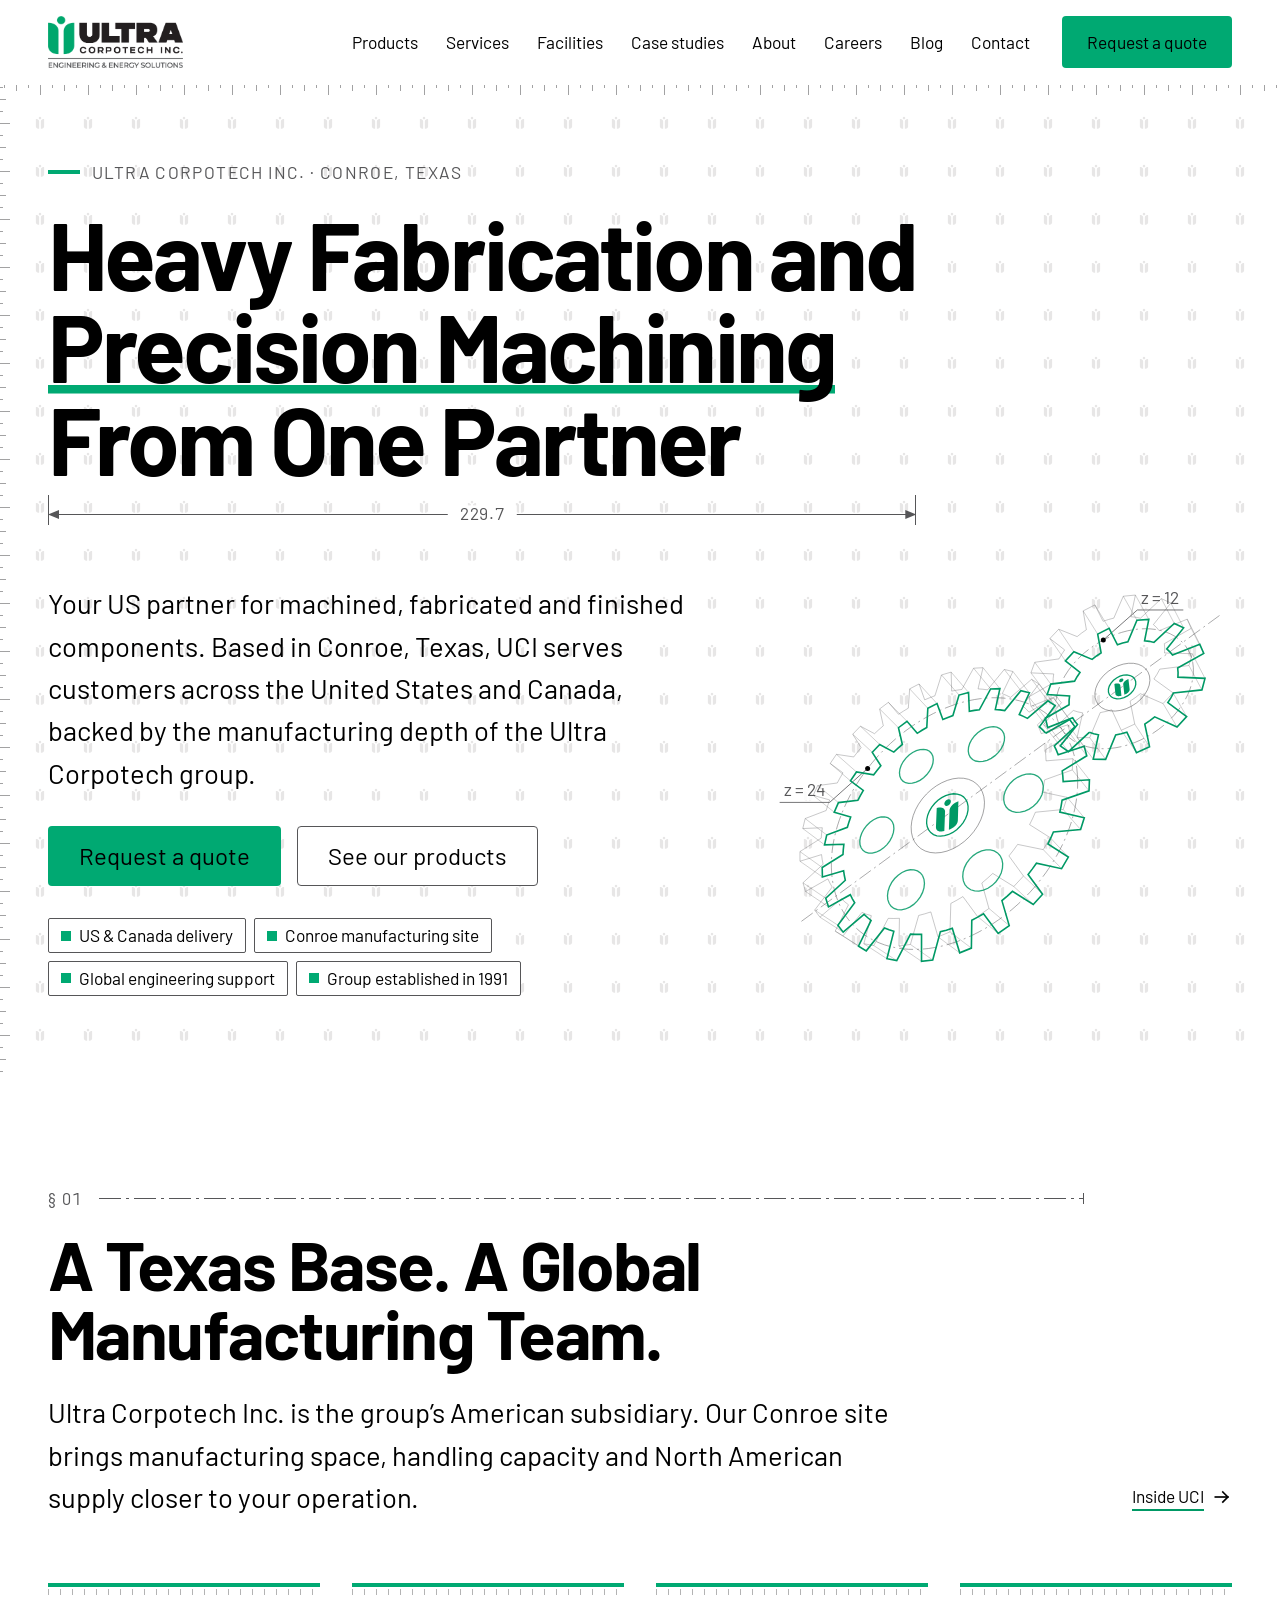
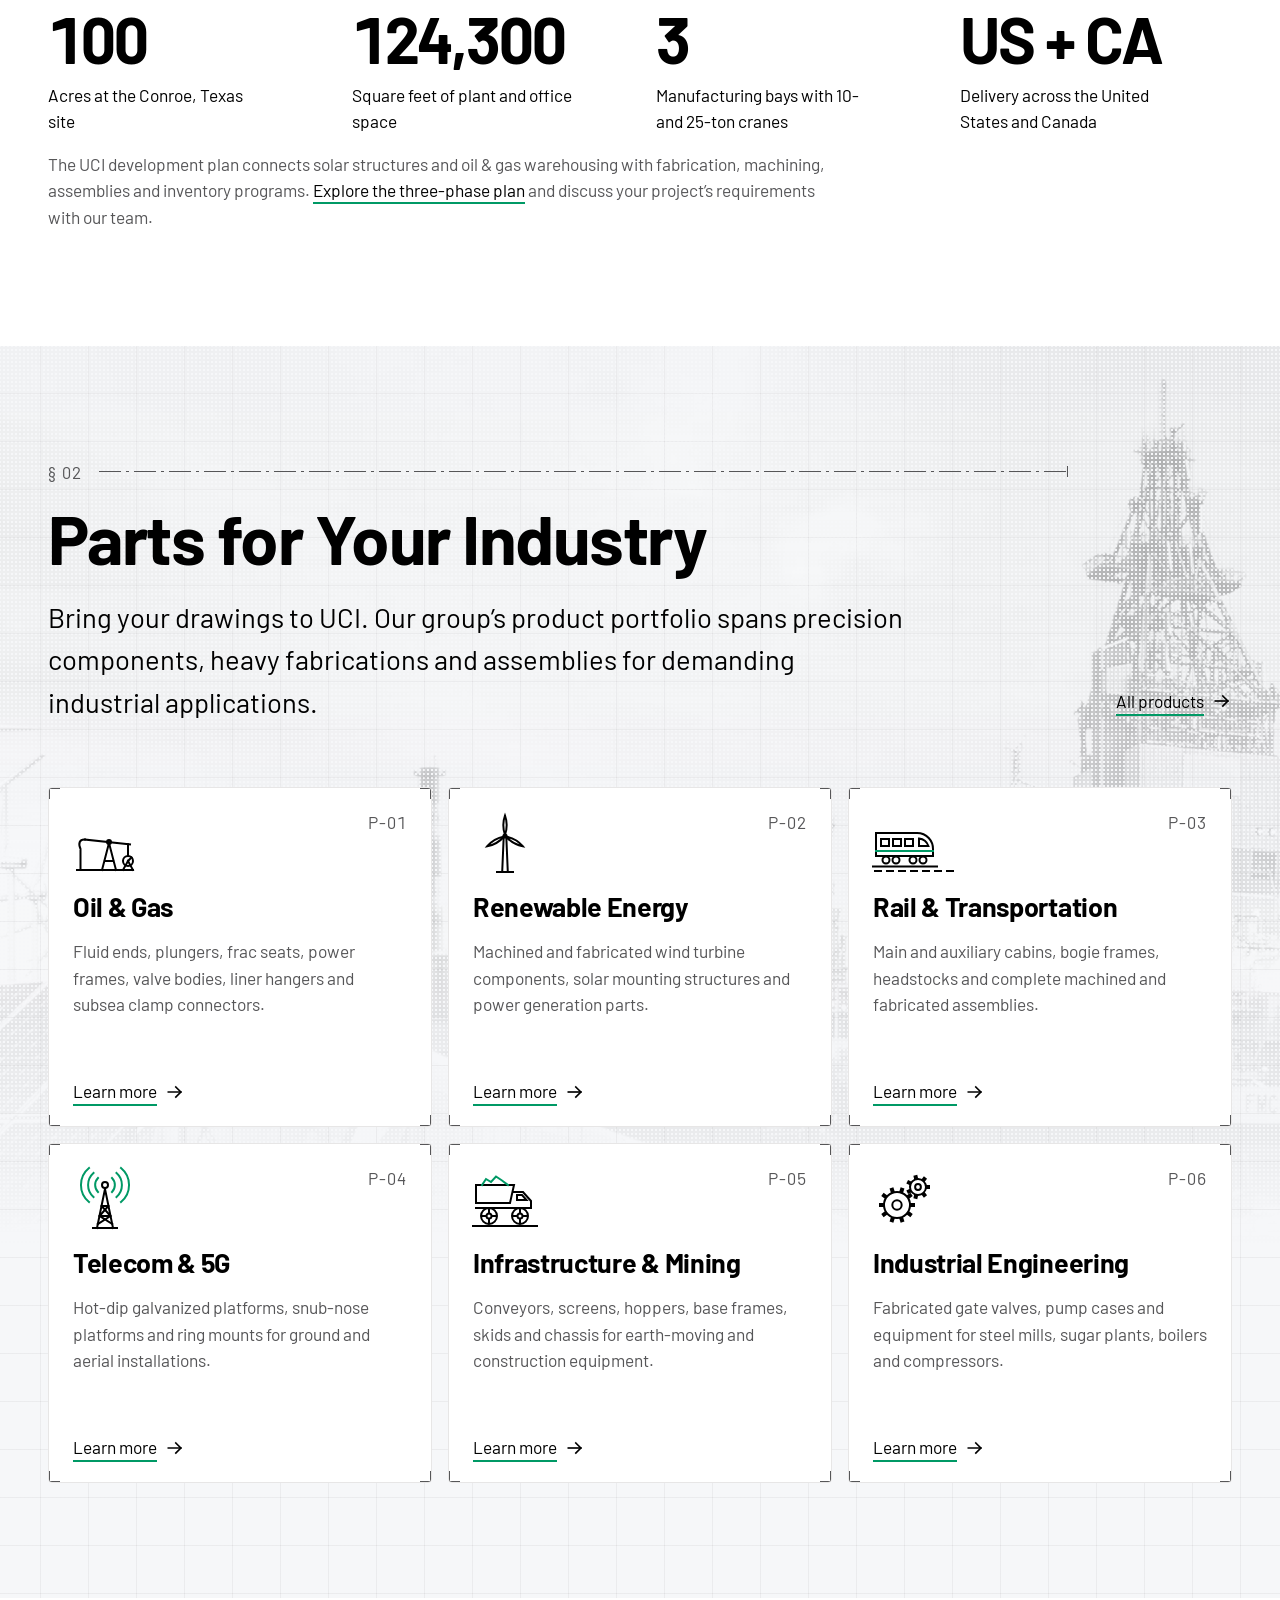
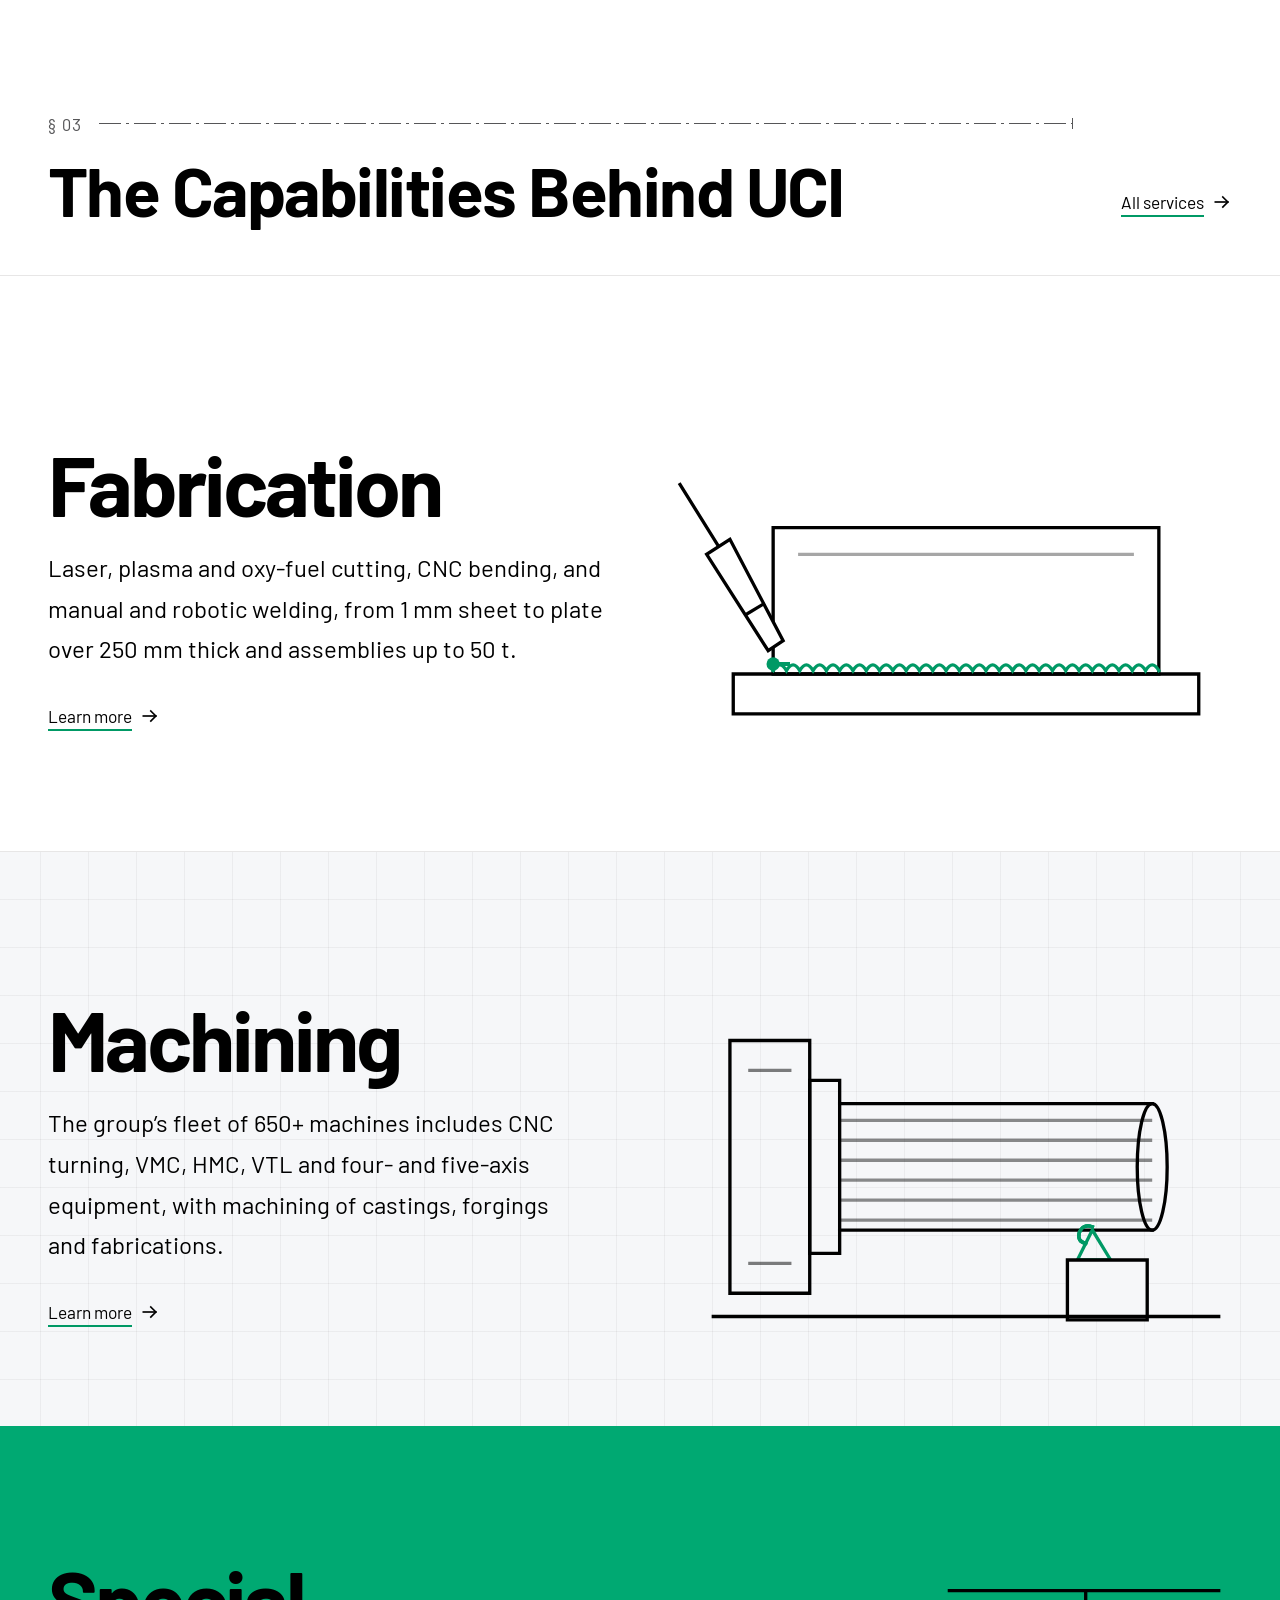
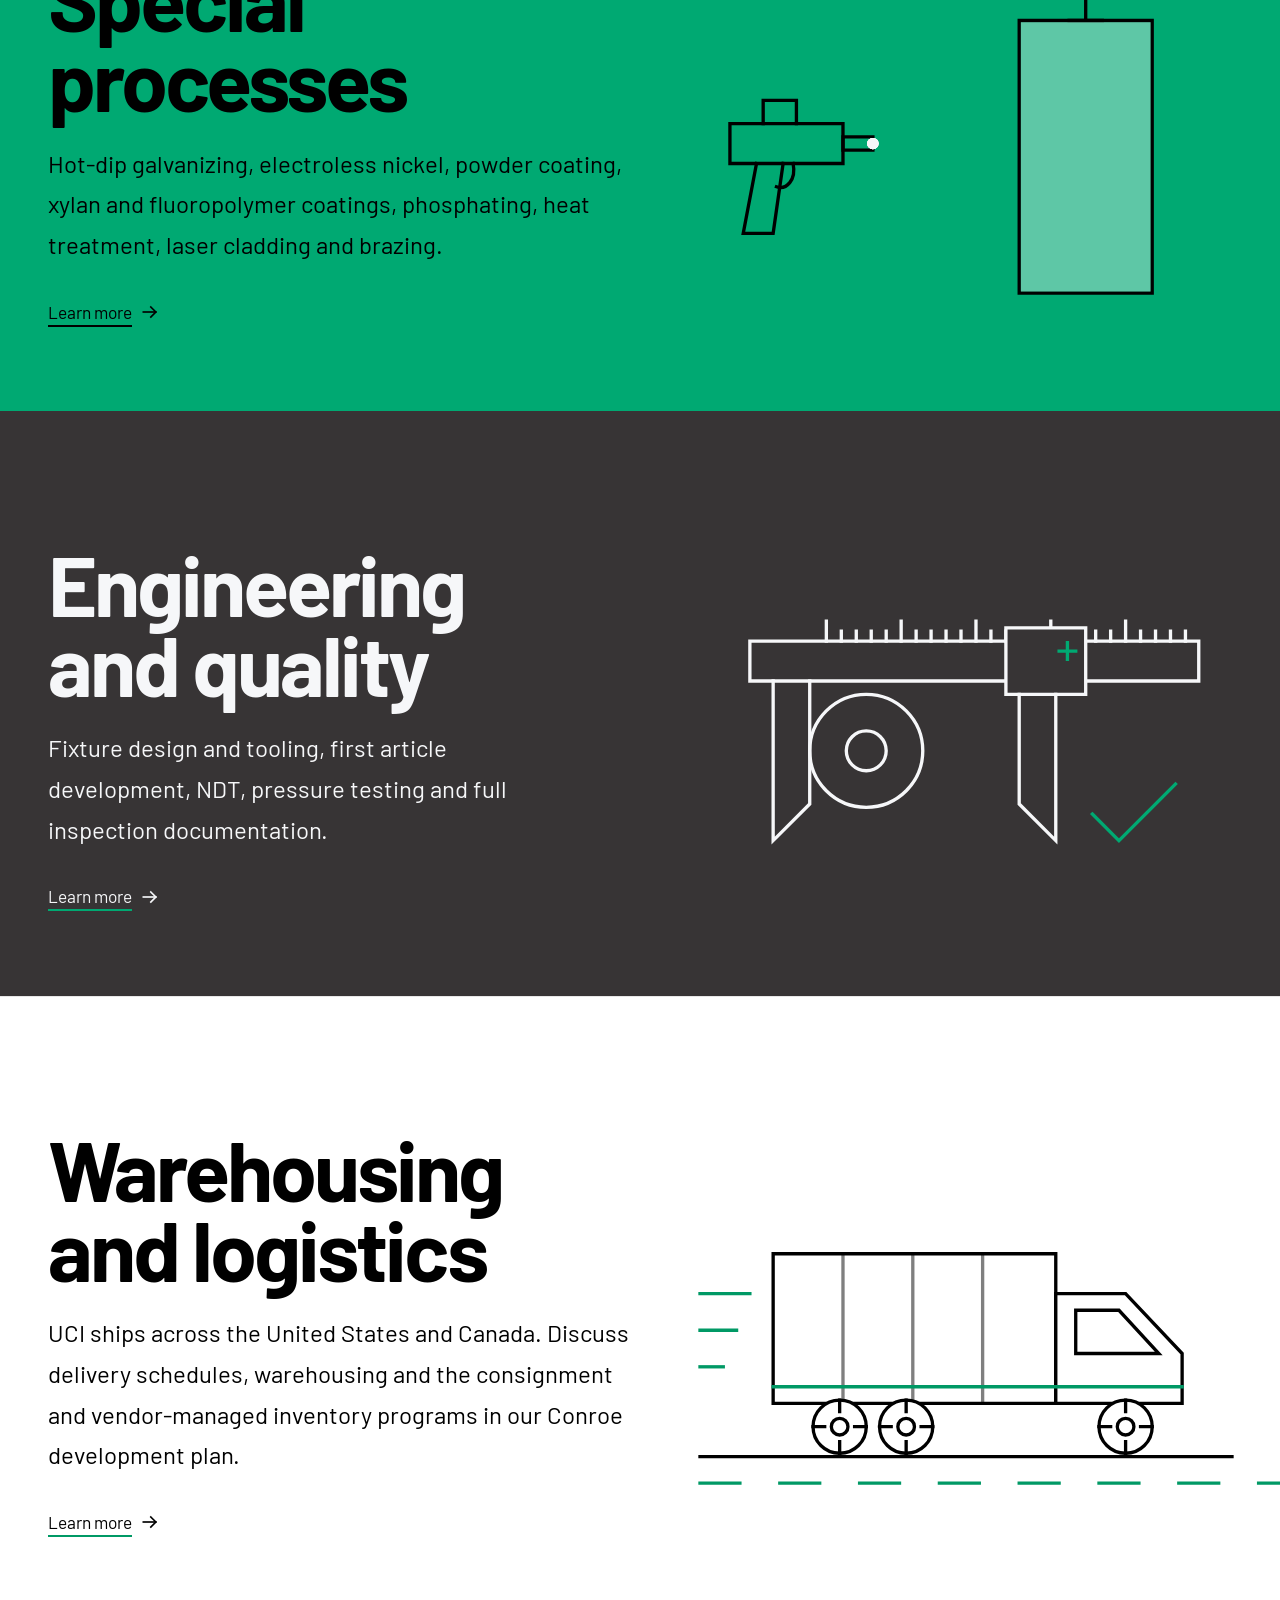
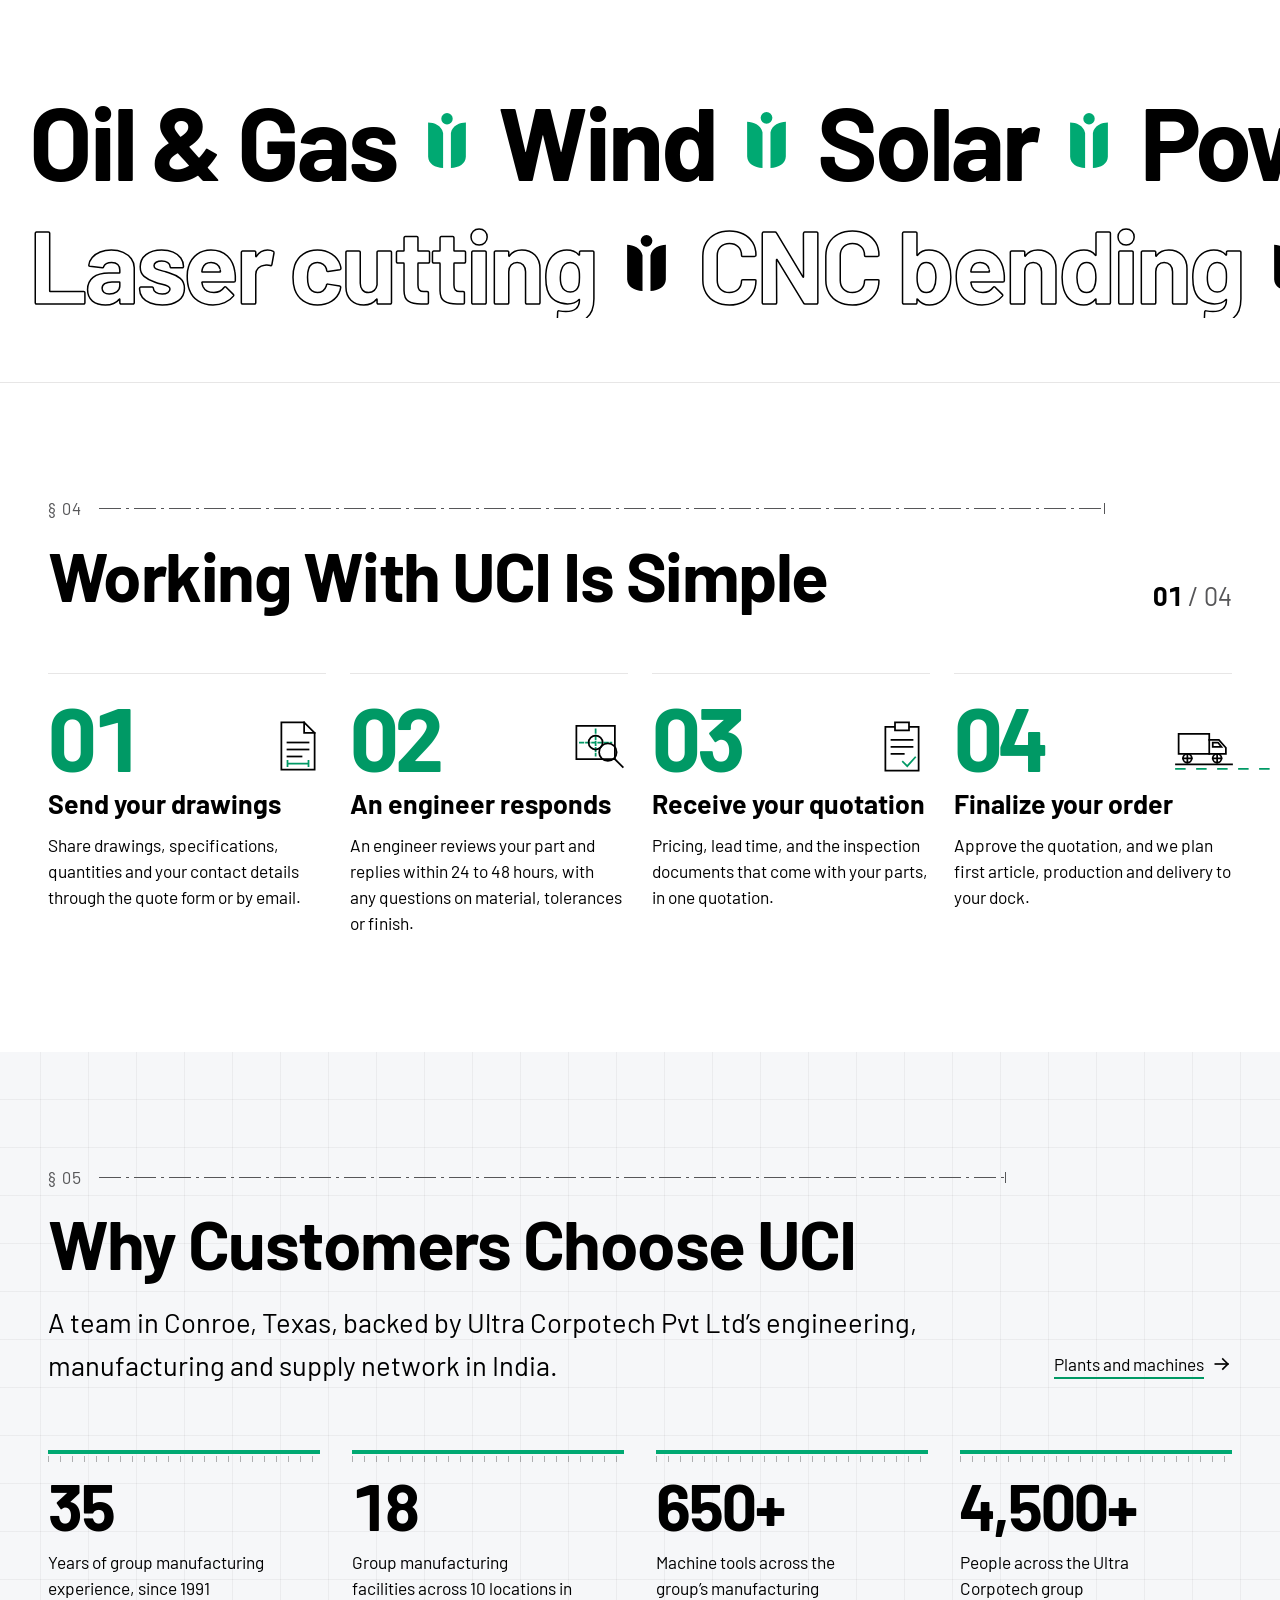
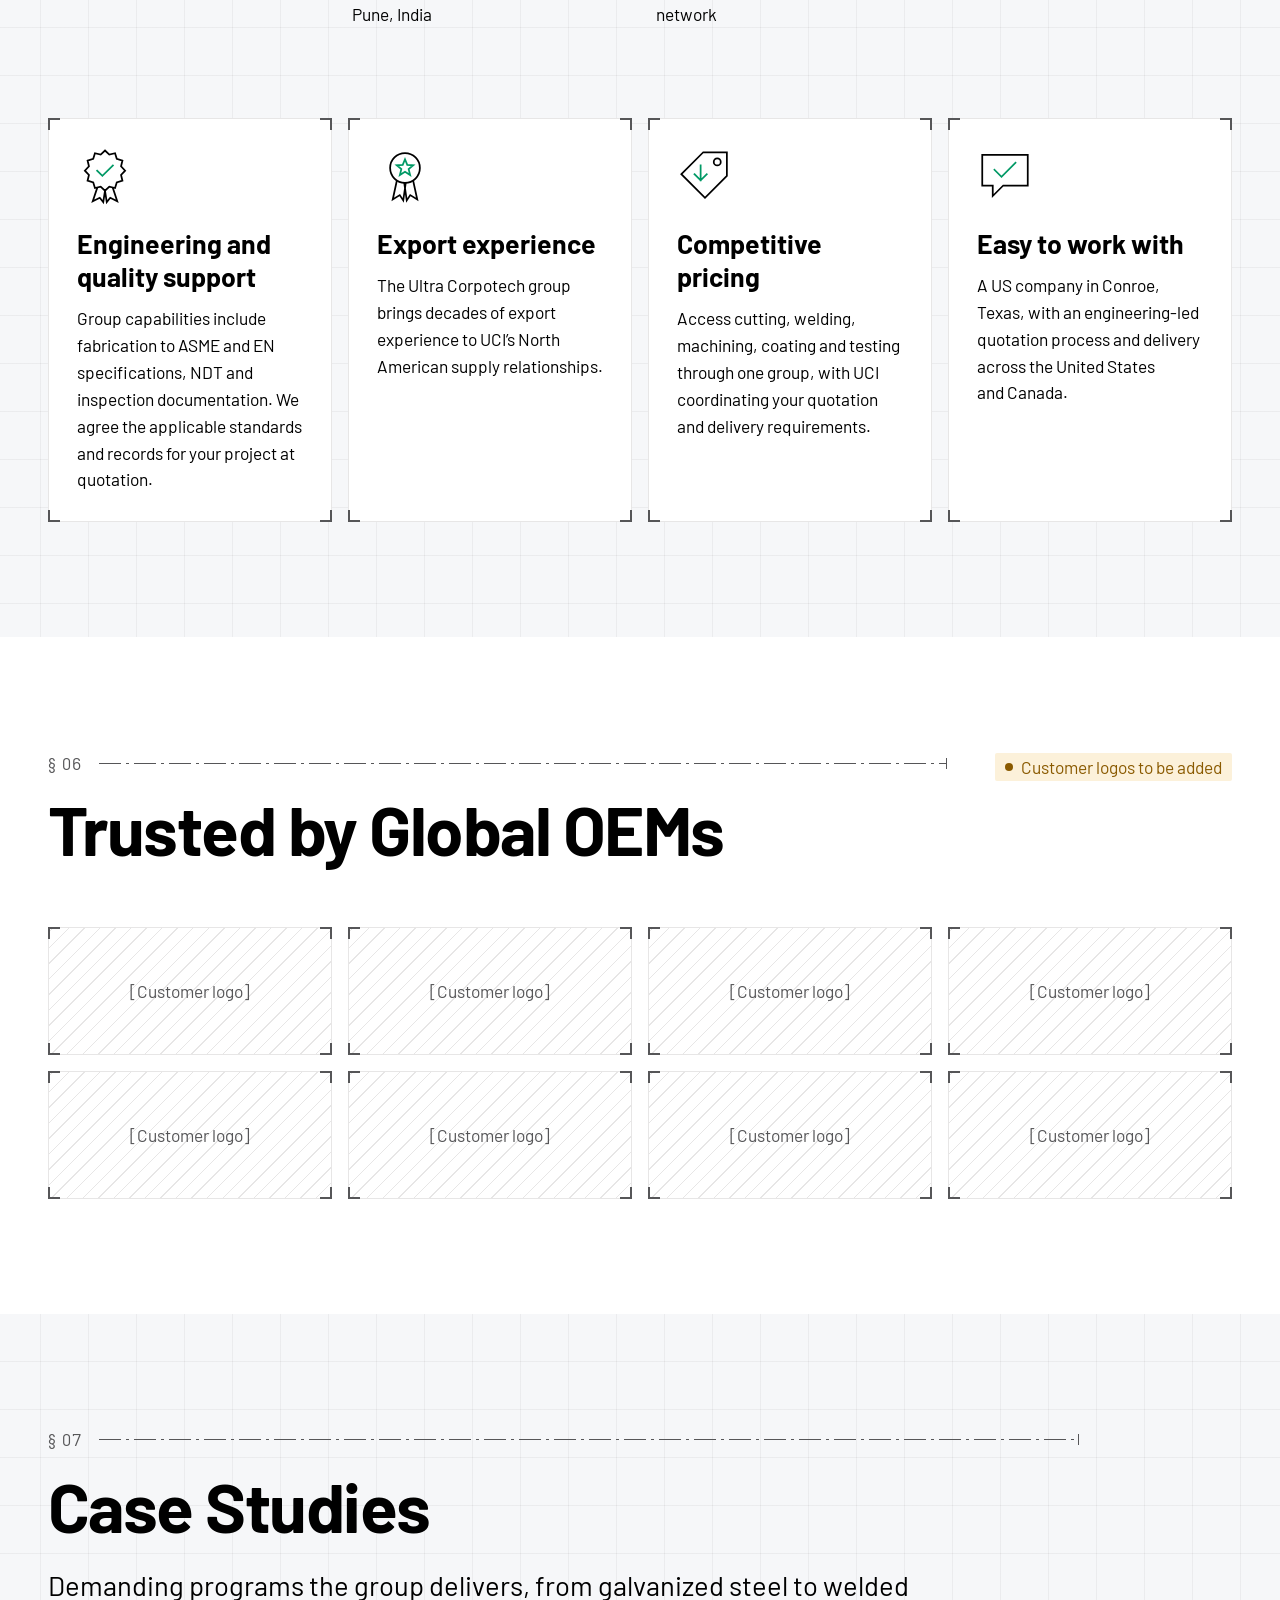
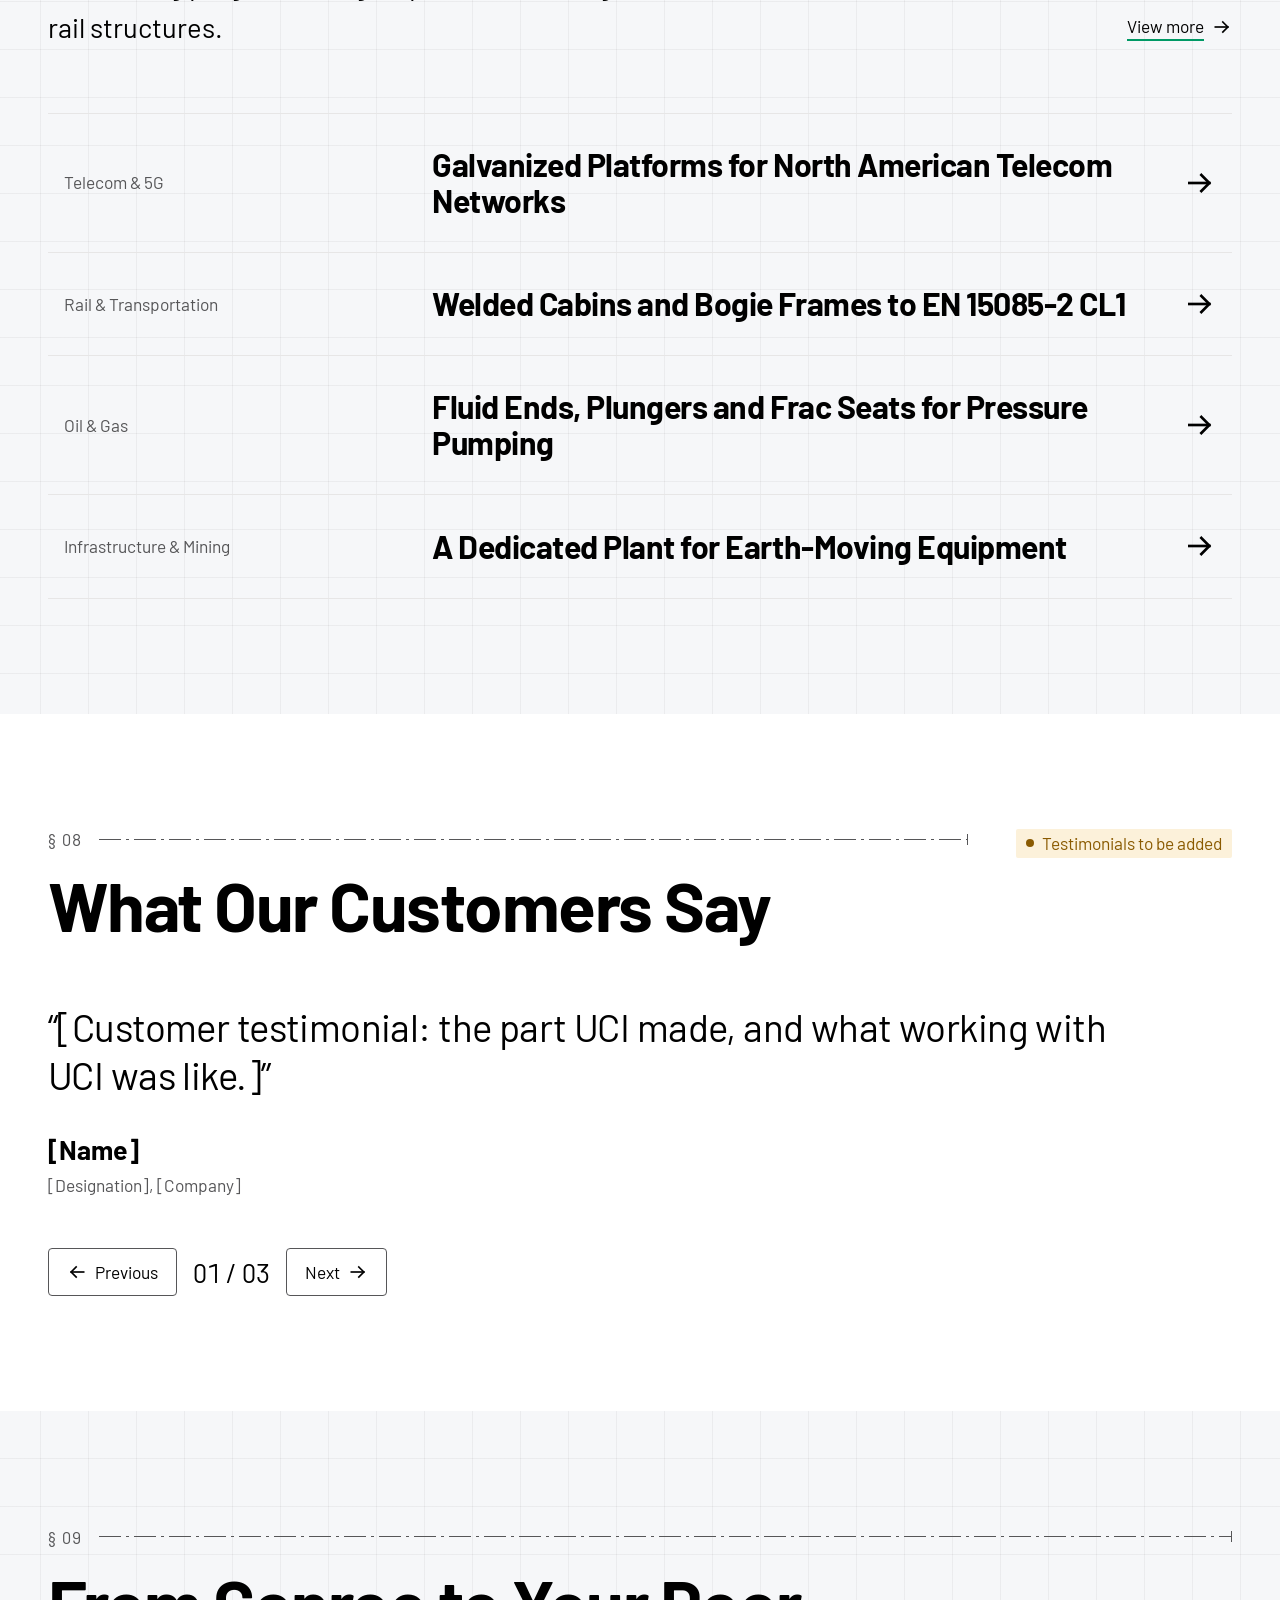
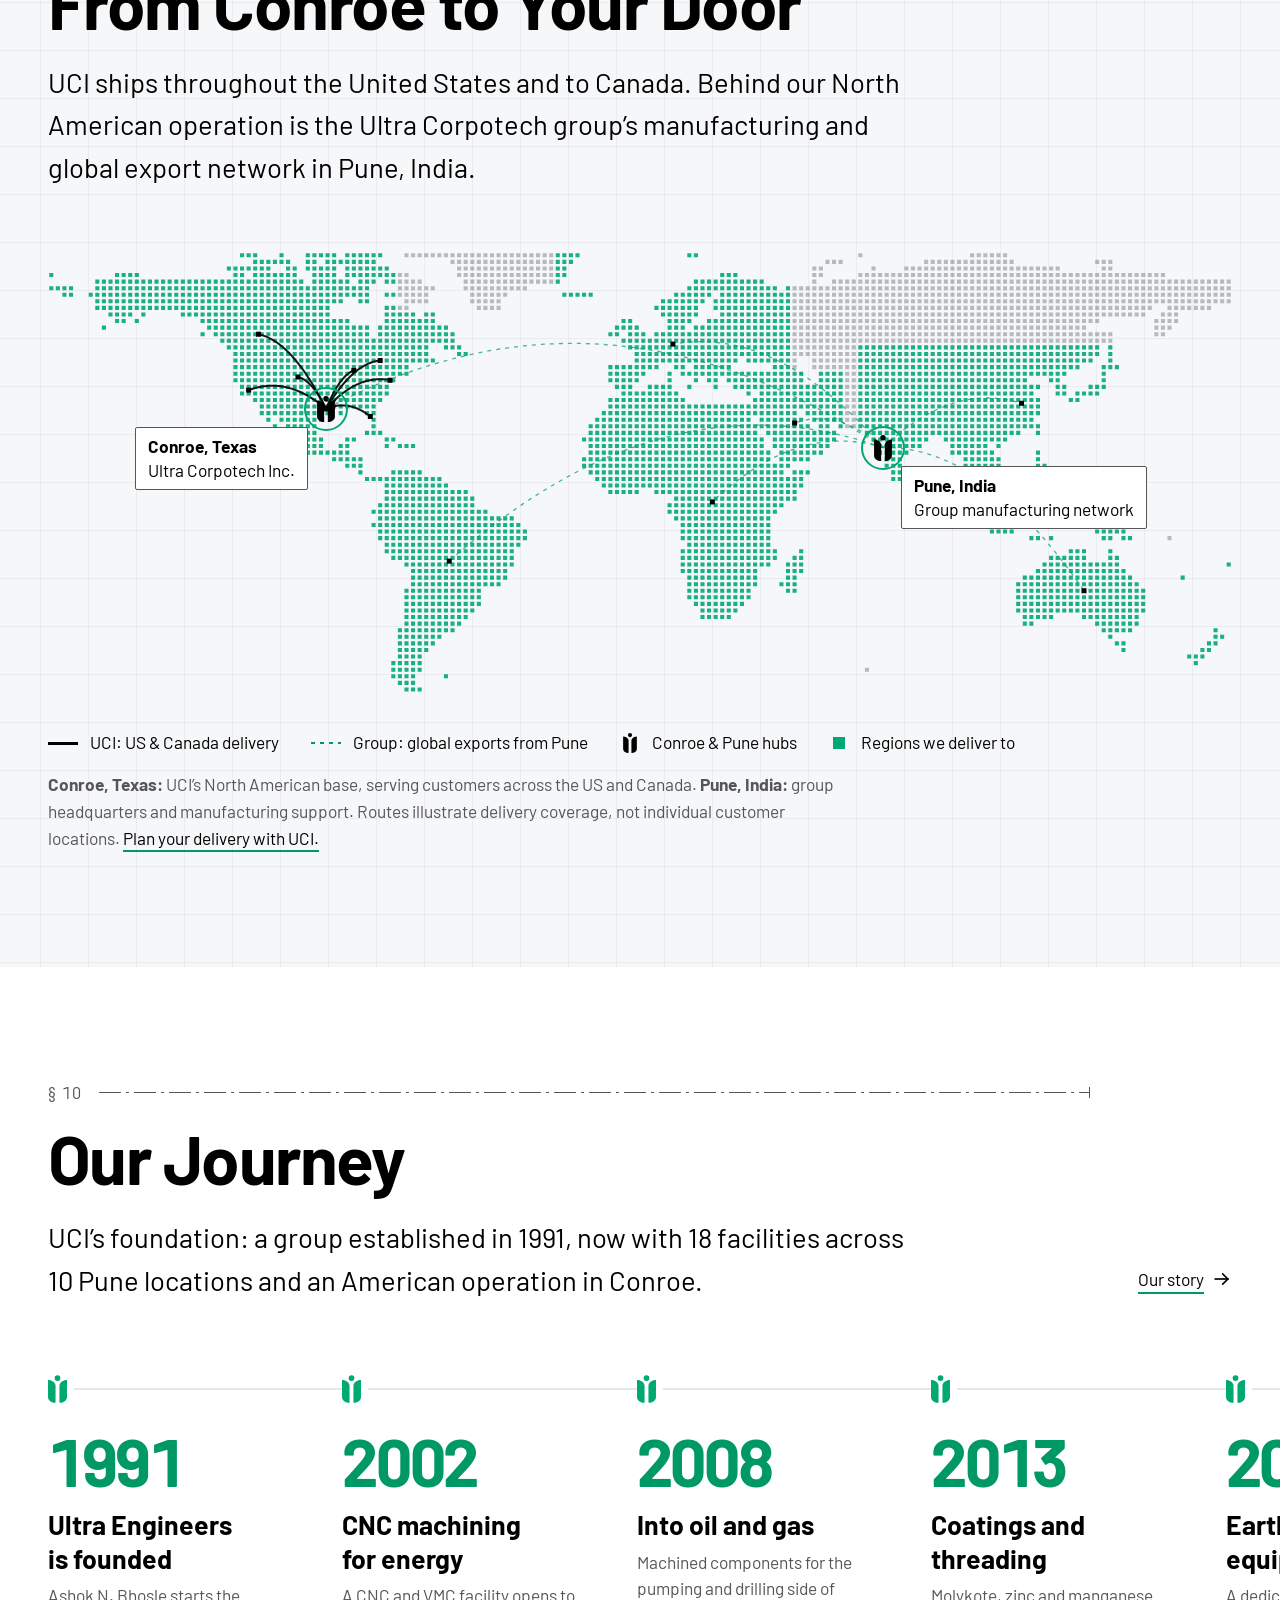
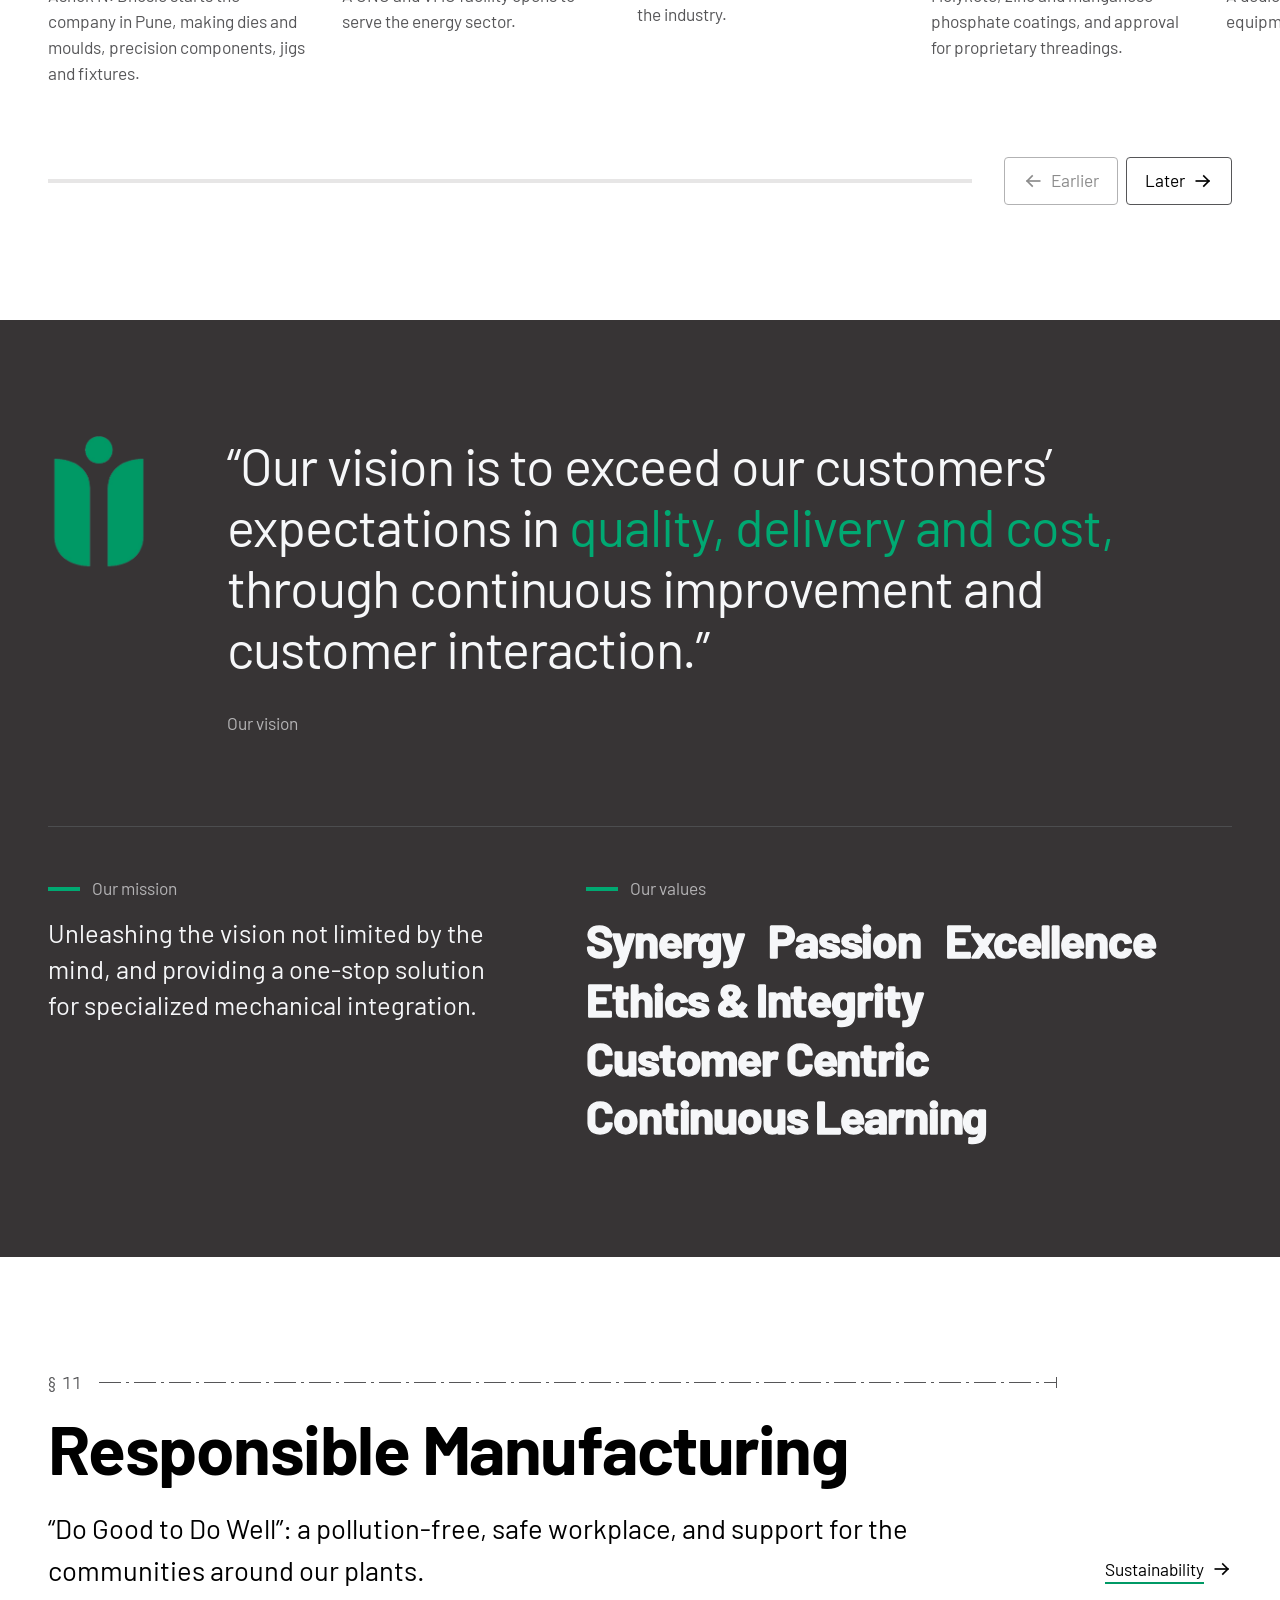
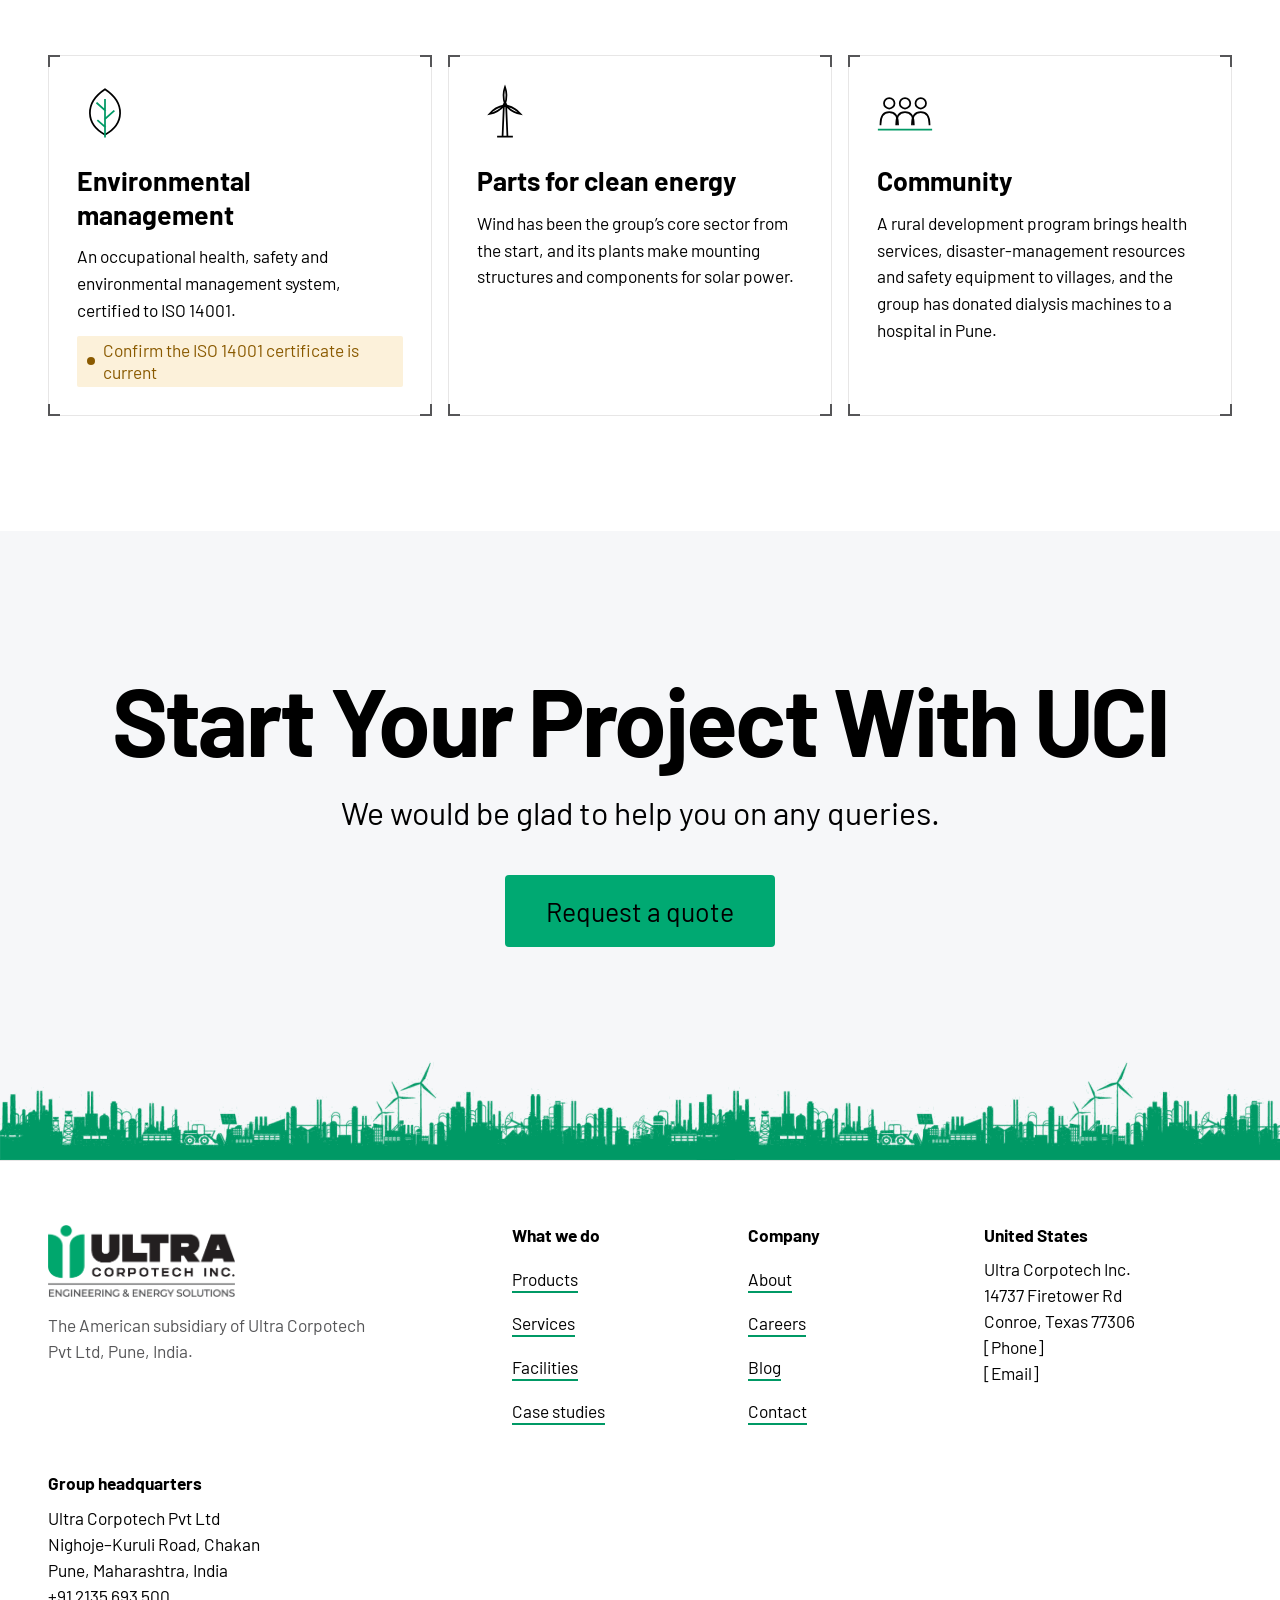
<file: index.html>
<!doctype html>
<html lang="en">
<head>
<meta charset="utf-8">
<meta name="viewport" content="width=device-width, initial-scale=1, viewport-fit=cover">
<title>Ultra Corpotech Inc. | Heavy Fabrication and Precision Machining</title>
<meta name="description" content="Ultra Corpotech Inc. in Conroe, Texas: fabrication, machining and supply across the United States and Canada, backed by the Ultra Corpotech manufacturing group.">
<meta name="theme-color" content="#00a972">
<link rel="icon" type="image/png" href="assets/img/mark.png">
<link rel="preload" href="assets/fonts/barlow-700-latin.woff2" as="font" type="font/woff2" crossorigin>
<link rel="preload" href="assets/fonts/barlow-400-latin.woff2" as="font" type="font/woff2" crossorigin>
<link rel="stylesheet" href="assets/css/site.css">
<script>
  /* Motion bootstrap: runs before first paint, so the intro and the page curtain can cover the page.
     Motion is skipped when the visitor prefers reduced motion or an automated browser is capturing the page. */
  (function (d, w) {
    var r = d.documentElement;
    r.classList.add('js');
    if (navigator.webdriver || (w.matchMedia && w.matchMedia('(prefers-reduced-motion: reduce)').matches)) return;
    r.classList.add('motion');
    try {
      var c = w.sessionStorage.getItem('uci:curtain');
      if (c) {
        r.classList.add('is-entering');
        r.style.setProperty('--curtain-label', JSON.stringify(c));
      } else if (!w.sessionStorage.getItem('uci:intro')) {
        r.classList.add('is-intro');
      }
    } catch (e) {}
    w.setTimeout(function () {
      if (!w.UCI) r.classList.remove('motion', 'is-intro', 'is-entering');
    }, 4000);
  })(document, window);
</script>
<script src="assets/js/site.js" defer></script>
</head>
<body>
<a class="skip" href="#main">Skip to content</a>
<div class="intro" aria-hidden="true"><div class="intro-grid"></div><div class="intro-logo"><img class="brand-lockup" src="assets/img/lockup-large.png" alt="" width="1551" height="597"><img class="brand-mark" src="assets/img/mark-large.png" alt="" width="431" height="579"></div><div class="intro-bar"></div></div>
<div class="curtain" aria-hidden="true"><span class="curtain-label"></span></div>

<header class="site-header">
  <div class="wrap header-row">
    <a class="brand" href="index.html" aria-label="Ultra Corpotech Inc. home"><img class="brand-lockup" src="assets/img/lockup-large.png" alt="" width="1551" height="597"><img class="brand-mark" src="assets/img/mark-large.png" alt="" width="431" height="579"></a>
    <nav class="nav" aria-label="Main">
      <ul class="nav-list">
        <li><a class="nav-link" href="products.html">Products</a></li>
        <li><a class="nav-link" href="services.html">Services</a></li>
        <li><a class="nav-link" href="facilities.html">Facilities</a></li>
        <li><a class="nav-link" href="case-studies.html">Case studies</a></li>
        <li><a class="nav-link" href="about.html">About</a></li>
        <li><a class="nav-link" href="careers.html">Careers</a></li>
        <li><a class="nav-link" href="blog.html">Blog</a></li>
        <li><a class="nav-link" href="contact.html">Contact</a></li>
      </ul>
      <span class="nav-indicator" aria-hidden="true"></span>
    </nav>
    <a class="btn btn-primary header-cta" href="contact.html" data-magnetic>Request a quote</a>
    <button class="menu-toggle" type="button" aria-expanded="false" aria-controls="menu"><span class="menu-toggle-label">Menu</span><span class="menu-toggle-icon" aria-hidden="true"><i></i><i></i></span></button>
  </div>
</header>

<div class="menu" id="menu">
  <div class="wrap">
    <nav aria-label="Menu">
      <ul class="menu-list">
        <li><a class="menu-link" href="index.html" aria-current="page" style="--i: 0"><span>Home</span></a></li>
        <li><a class="menu-link" href="products.html" style="--i: 1"><span>Products</span></a></li>
        <li><a class="menu-link" href="services.html" style="--i: 2"><span>Services</span></a></li>
        <li><a class="menu-link" href="facilities.html" style="--i: 3"><span>Facilities</span></a></li>
        <li><a class="menu-link" href="case-studies.html" style="--i: 4"><span>Case studies</span></a></li>
        <li><a class="menu-link" href="about.html" style="--i: 5"><span>About</span></a></li>
        <li><a class="menu-link" href="careers.html" style="--i: 6"><span>Careers</span></a></li>
        <li><a class="menu-link" href="blog.html" style="--i: 7"><span>Blog</span></a></li>
        <li><a class="menu-link" href="contact.html" style="--i: 8"><span>Contact</span></a></li>
      </ul>
    </nav>
  </div>
  <div class="wrap menu-foot">
    <a class="btn btn-primary btn-lg" href="contact.html">Request a quote</a>
    <span>Engineering &amp; Energy Solutions</span>
  </div>
</div>

<main id="main">
  <section class="hero" aria-labelledby="hero-title" data-hero>
    <canvas class="mark-field" data-mark-field aria-hidden="true"></canvas>
    <div class="wrap hero-inner">
      <p class="eyebrow" data-reveal><span class="eyebrow-bar" aria-hidden="true"></span><span data-scramble>Ultra Corpotech Inc. · Conroe, Texas</span></p>
      <h1 id="hero-title" class="hero-title" data-split style="--delay: 120ms">Heavy Fabrication and <span class="accent">Precision Machining</span> From One Partner</h1>
      <div class="hero-foot">
        <div class="hero-copy">
          <p class="lead" data-reveal style="--delay: 520ms">Your US partner for machined, fabricated and finished components. Based in Conroe, Texas, UCI serves customers across the United States and Canada, backed by the manufacturing depth of the Ultra Corpotech group.</p>
          <div class="btn-row" data-reveal style="--delay: 680ms">
            <a class="btn btn-primary btn-lg" href="contact.html" data-magnetic>Request a quote</a>
            <a class="btn btn-secondary btn-lg" href="products.html" data-magnetic>See our products</a>
          </div>
          <ul class="trust-line" aria-label="UCI and group capabilities" data-stagger style="--delay: 820ms">
            <li>US &amp; Canada delivery</li>
            <li>Conroe manufacturing site</li>
            <li>Global engineering support</li>
            <li>Group established in 1991</li>
          </ul>
        </div>
        <div class="hero-gears" aria-hidden="true"><canvas data-gears></canvas></div>
      </div>
    </div>
  </section>

  <section class="band" aria-labelledby="uci-title">
    <div class="wrap">
      <div class="section-head">
        <div>
          <h2 id="uci-title" class="h2" data-split>A Texas Base. A Global Manufacturing Team.</h2>
          <p class="lead" data-reveal>Ultra Corpotech Inc. is the group’s American subsidiary. Our Conroe site brings manufacturing space, handling capacity and North American supply closer to your operation.</p>
        </div>
        <a class="link-arrow" href="facilities.html#conroe">Inside UCI<svg aria-hidden="true" focusable="false" viewBox="0 0 24 24" fill="none" stroke="currentColor" stroke-width="2" stroke-linecap="square"><path d="M4 12h15"/><path d="M13 6l6 6-6 6"/></svg></a>
      </div>
      <ul class="stat-grid is-wide" data-stagger>
        <li class="stat"><span class="stat-value" data-odometer="100">100</span><span class="stat-label">Acres at the Conroe, Texas site</span></li>
        <li class="stat"><span class="stat-value" data-odometer="124,300">124,300</span><span class="stat-label">Square feet of plant and office space</span></li>
        <li class="stat"><span class="stat-value" data-odometer="3">3</span><span class="stat-label">Manufacturing bays with 10- and 25-ton cranes</span></li>
        <li class="stat"><span class="stat-value">US + CA</span><span class="stat-label">Delivery across the United States and Canada</span></li>
      </ul>
      <p class="map-note">The UCI development plan connects solar structures and oil &amp; gas warehousing with fabrication, machining, assemblies and inventory programs. <a class="link" href="facilities.html#uci-development">Explore the three-phase plan</a> and discuss your project’s requirements with our team.</p>
    </div>
  </section>

  <section class="band band-muted has-backdrop" aria-labelledby="products-title">
    <div class="backdrop" aria-hidden="true" data-scrub="through">
      <picture>
        <source type="image/webp" srcset="assets/img/cover-industries-800.webp 800w, assets/img/cover-industries-1400.webp 1400w, assets/img/cover-industries-2400.webp 2400w, assets/img/cover-industries-2933.webp 2933w" sizes="114vw">
        <img src="assets/img/cover-industries.jpg" alt="" width="2933" height="1650" loading="lazy" decoding="async">
      </picture>
    </div>
    <div class="wrap">
      <div class="section-head">
        <div>
          <h2 id="products-title" class="h2" data-split>Parts for Your Industry</h2>
          <p class="lead" data-reveal>Bring your drawings to UCI. Our group’s product portfolio spans precision components, heavy fabrications and assemblies for demanding industrial applications.</p>
        </div>
        <a class="link-arrow" href="products.html">All products<svg aria-hidden="true" focusable="false" viewBox="0 0 24 24" fill="none" stroke="currentColor" stroke-width="2" stroke-linecap="square"><path d="M4 12h15"/><path d="M13 6l6 6-6 6"/></svg></a>
      </div>
      <ul class="product-grid" data-stagger>
        <li>
          <a class="tile product-card" href="products.html#oil-and-gas">
            <span class="tile-top"><span data-icon="oil" aria-hidden="true"></span></span>
            <span class="tile-name">Oil &amp; Gas</span>
            <span class="product-items">Fluid ends, plungers, frac seats, power frames, valve bodies, liner hangers and subsea clamp connectors.</span>
            <span class="learn">Learn more<svg aria-hidden="true" focusable="false" viewBox="0 0 24 24" fill="none" stroke="currentColor" stroke-width="2" stroke-linecap="square"><path d="M4 12h15"/><path d="M13 6l6 6-6 6"/></svg></span>
          </a>
        </li>
        <li>
          <a class="tile product-card" href="products.html#renewable-energy">
            <span class="tile-top"><span data-icon="wind" aria-hidden="true"></span></span>
            <span class="tile-name">Renewable Energy</span>
            <span class="product-items">Machined and fabricated wind turbine components, solar mounting structures and power generation parts.</span>
            <span class="learn">Learn more<svg aria-hidden="true" focusable="false" viewBox="0 0 24 24" fill="none" stroke="currentColor" stroke-width="2" stroke-linecap="square"><path d="M4 12h15"/><path d="M13 6l6 6-6 6"/></svg></span>
          </a>
        </li>
        <li>
          <a class="tile product-card" href="products.html#rail-and-transportation">
            <span class="tile-top"><span data-icon="metro" aria-hidden="true"></span></span>
            <span class="tile-name">Rail &amp; Transportation</span>
            <span class="product-items">Main and auxiliary cabins, bogie frames, headstocks and complete machined and fabricated assemblies.</span>
            <span class="learn">Learn more<svg aria-hidden="true" focusable="false" viewBox="0 0 24 24" fill="none" stroke="currentColor" stroke-width="2" stroke-linecap="square"><path d="M4 12h15"/><path d="M13 6l6 6-6 6"/></svg></span>
          </a>
        </li>
        <li>
          <a class="tile product-card" href="products.html#telecom-and-5g">
            <span class="tile-top"><span data-icon="telecom" aria-hidden="true"></span></span>
            <span class="tile-name">Telecom &amp; 5G</span>
            <span class="product-items">Hot-dip galvanized platforms, snub-nose platforms and ring mounts for ground and aerial installations.</span>
            <span class="learn">Learn more<svg aria-hidden="true" focusable="false" viewBox="0 0 24 24" fill="none" stroke="currentColor" stroke-width="2" stroke-linecap="square"><path d="M4 12h15"/><path d="M13 6l6 6-6 6"/></svg></span>
          </a>
        </li>
        <li>
          <a class="tile product-card" href="products.html#infrastructure-and-mining">
            <span class="tile-top"><span data-icon="mining" aria-hidden="true"></span></span>
            <span class="tile-name">Infrastructure &amp; Mining</span>
            <span class="product-items">Conveyors, screens, hoppers, base frames, skids and chassis for earth-moving and construction equipment.</span>
            <span class="learn">Learn more<svg aria-hidden="true" focusable="false" viewBox="0 0 24 24" fill="none" stroke="currentColor" stroke-width="2" stroke-linecap="square"><path d="M4 12h15"/><path d="M13 6l6 6-6 6"/></svg></span>
          </a>
        </li>
        <li>
          <a class="tile product-card" href="products.html#industrial-engineering">
            <span class="tile-top"><span data-icon="industrial" aria-hidden="true"></span></span>
            <span class="tile-name">Industrial Engineering</span>
            <span class="product-items">Fabricated gate valves, pump cases and equipment for steel mills, sugar plants, boilers and compressors.</span>
            <span class="learn">Learn more<svg aria-hidden="true" focusable="false" viewBox="0 0 24 24" fill="none" stroke="currentColor" stroke-width="2" stroke-linecap="square"><path d="M4 12h15"/><path d="M13 6l6 6-6 6"/></svg></span>
          </a>
        </li>
      </ul>
    </div>
  </section>

  <section class="deliver" aria-labelledby="services-title">
    <div class="wrap section-head">
      <h2 id="services-title" class="h2" data-split>The Capabilities Behind UCI</h2>
      <a class="link-arrow" href="services.html">All services<svg aria-hidden="true" focusable="false" viewBox="0 0 24 24" fill="none" stroke="currentColor" stroke-width="2" stroke-linecap="square"><path d="M4 12h15"/><path d="M13 6l6 6-6 6"/></svg></a>
    </div>
    <ul class="stack" data-stack>
      <li class="stack-card tone-surface">
        <div class="wrap stack-inner">
          <div>
            <h3 class="stack-title" data-split>Fabrication</h3>
            <p class="stack-text">Laser, plasma and oxy-fuel cutting, CNC bending, and manual and robotic welding, from 1 mm sheet to plate over 250 mm thick and assemblies up to 50 t.</p>
            <a class="link-arrow" href="services.html#fabrication">Learn more<svg aria-hidden="true" focusable="false" viewBox="0 0 24 24" fill="none" stroke="currentColor" stroke-width="2" stroke-linecap="square"><path d="M4 12h15"/><path d="M13 6l6 6-6 6"/></svg></a>
          </div>
          <div class="stack-art" data-art="weld" aria-hidden="true"></div>
        </div>
      </li>
      <li class="stack-card tone-muted">
        <div class="wrap stack-inner">
          <div>
            <h3 class="stack-title" data-split>Machining</h3>
            <p class="stack-text">The group’s fleet of 650+ machines includes CNC turning, VMC, HMC, VTL and four- and five-axis equipment, with machining of castings, forgings and fabrications.</p>
            <a class="link-arrow" href="services.html#machining">Learn more<svg aria-hidden="true" focusable="false" viewBox="0 0 24 24" fill="none" stroke="currentColor" stroke-width="2" stroke-linecap="square"><path d="M4 12h15"/><path d="M13 6l6 6-6 6"/></svg></a>
          </div>
          <div class="stack-art" data-art="lathe" aria-hidden="true"></div>
        </div>
      </li>
      <li class="stack-card tone-green" data-tone="light">
        <div class="wrap stack-inner">
          <div>
            <h3 class="stack-title" data-split>Special processes</h3>
            <p class="stack-text">Hot-dip galvanizing, electroless nickel, powder coating, xylan and fluoropolymer coatings, phosphating, heat treatment, laser cladding and brazing.</p>
            <a class="link-arrow" href="services.html#special-processes">Learn more<svg aria-hidden="true" focusable="false" viewBox="0 0 24 24" fill="none" stroke="currentColor" stroke-width="2" stroke-linecap="square"><path d="M4 12h15"/><path d="M13 6l6 6-6 6"/></svg></a>
          </div>
          <div class="stack-art" data-art="spray" aria-hidden="true"></div>
        </div>
      </li>
      <li class="stack-card tone-dark" data-tone="dark">
        <div class="wrap stack-inner">
          <div>
            <h3 class="stack-title" data-split>Engineering and quality</h3>
            <p class="stack-text">Fixture design and tooling, first article development, NDT, pressure testing and full inspection documentation.</p>
            <a class="link-arrow" href="services.html#engineering-and-quality">Learn more<svg aria-hidden="true" focusable="false" viewBox="0 0 24 24" fill="none" stroke="currentColor" stroke-width="2" stroke-linecap="square"><path d="M4 12h15"/><path d="M13 6l6 6-6 6"/></svg></a>
          </div>
          <div class="stack-art" data-art="caliper" aria-hidden="true"></div>
        </div>
      </li>
      <li class="stack-card tone-surface">
        <div class="wrap stack-inner">
          <div>
            <h3 class="stack-title" data-split>Warehousing and logistics</h3>
            <p class="stack-text">UCI ships across the United States and Canada. Discuss delivery schedules, warehousing and the consignment and vendor-managed inventory programs in our Conroe development plan.</p>
            <a class="link-arrow" href="services.html#warehousing-and-logistics">Learn more<svg aria-hidden="true" focusable="false" viewBox="0 0 24 24" fill="none" stroke="currentColor" stroke-width="2" stroke-linecap="square"><path d="M4 12h15"/><path d="M13 6l6 6-6 6"/></svg></a>
          </div>
          <div class="stack-art" data-art="truck" aria-hidden="true"></div>
        </div>
      </li>
    </ul>
  </section>

  <div class="marquee-band" aria-hidden="true">
    <div class="marquee" data-marquee data-direction="-1">
      <div class="marquee-track">
        <span class="marquee-item">Oil &amp; Gas</span><span class="marquee-mark"></span>
        <span class="marquee-item">Wind</span><span class="marquee-mark"></span>
        <span class="marquee-item">Solar</span><span class="marquee-mark"></span>
        <span class="marquee-item">Power</span><span class="marquee-mark"></span>
        <span class="marquee-item">Metro &amp; Railway</span><span class="marquee-mark"></span>
        <span class="marquee-item">Locomotives</span><span class="marquee-mark"></span>
        <span class="marquee-item">Telecom &amp; 5G</span><span class="marquee-mark"></span>
        <span class="marquee-item">Mining</span><span class="marquee-mark"></span>
        <span class="marquee-item">Construction Equipment</span><span class="marquee-mark"></span>
        <span class="marquee-item">Industrial Engineering</span><span class="marquee-mark"></span>
      </div>
    </div>
    <div class="marquee marquee-outline" data-marquee data-direction="1">
      <div class="marquee-track">
        <span class="marquee-item">Laser cutting</span><span class="marquee-mark"></span>
        <span class="marquee-item">CNC bending</span><span class="marquee-mark"></span>
        <span class="marquee-item">Robotic welding</span><span class="marquee-mark"></span>
        <span class="marquee-item">CNC turning</span><span class="marquee-mark"></span>
        <span class="marquee-item">Grinding</span><span class="marquee-mark"></span>
        <span class="marquee-item">Hot-dip galvanizing</span><span class="marquee-mark"></span>
        <span class="marquee-item">Electroless nickel</span><span class="marquee-mark"></span>
        <span class="marquee-item">Powder coating</span><span class="marquee-mark"></span>
        <span class="marquee-item">Xylan coating</span><span class="marquee-mark"></span>
        <span class="marquee-item">Heat treatment</span><span class="marquee-mark"></span>
        <span class="marquee-item">Laser cladding</span><span class="marquee-mark"></span>
        <span class="marquee-item">Pressure testing</span><span class="marquee-mark"></span>
      </div>
    </div>
  </div>

  <section class="process" aria-labelledby="process-title" data-hscroll>
    <div class="process-pin">
      <div class="wrap section-head process-head">
        <h2 id="process-title" class="h2" data-split>Working With UCI Is Simple</h2>
        <p class="process-count" aria-hidden="true"><b data-step-current>01</b> / 04</p>
      </div>
      <div class="wrap process-viewport">
        <ol class="process-track" data-stagger>
          <li class="step">
            <div class="step-top"><span class="step-num" aria-hidden="true">01</span><span data-icon="rfq" aria-hidden="true"></span></div>
            <h3>Send your drawings</h3>
            <p>Share drawings, specifications, quantities and your contact details through the quote form or by email.</p>
          </li>
          <li class="step">
            <div class="step-top"><span class="step-num" aria-hidden="true">02</span><span data-icon="review" aria-hidden="true"></span></div>
            <h3>An engineer responds</h3>
            <p>An engineer reviews your part and replies within 24 to 48 hours, with any questions on material, tolerances or finish.</p>
          </li>
          <li class="step">
            <div class="step-top"><span class="step-num" aria-hidden="true">03</span><span data-icon="quote" aria-hidden="true"></span></div>
            <h3>Receive your quotation</h3>
            <p>Pricing, lead time, and the inspection documents that come with your parts, in one quotation.</p>
          </li>
          <li class="step">
            <div class="step-top"><span class="step-num" aria-hidden="true">04</span><span data-icon="delivery" aria-hidden="true"></span></div>
            <h3>Finalize your order</h3>
            <p>Approve the quotation, and we plan first article, production and delivery to your dock.</p>
          </li>
        </ol>
      </div>
      <div class="wrap process-rail" aria-hidden="true">
        <div class="rail"><div class="rail-fill"></div><div class="rail-truck" data-icon="truck"></div></div>
      </div>
    </div>
  </section>

  <section class="band band-muted" aria-labelledby="why-title">
    <div class="wrap">
      <div class="section-head">
        <div>
          <h2 id="why-title" class="h2" data-split>Why Customers Choose UCI</h2>
          <p class="lead" data-reveal>A team in Conroe, Texas, backed by Ultra Corpotech Pvt Ltd’s engineering, manufacturing and supply network in India.</p>
        </div>
        <a class="link-arrow" href="facilities.html">Plants and machines<svg aria-hidden="true" focusable="false" viewBox="0 0 24 24" fill="none" stroke="currentColor" stroke-width="2" stroke-linecap="square"><path d="M4 12h15"/><path d="M13 6l6 6-6 6"/></svg></a>
      </div>
      <ul class="stat-grid is-wide" data-stagger>
        <li class="stat"><span class="stat-value" data-since="1991">35</span><span class="stat-label">Years of group manufacturing experience, since 1991</span></li>
        <li class="stat"><span class="stat-value" data-odometer="18">18</span><span class="stat-label">Group manufacturing facilities across 10 locations in Pune, India</span></li>
        <li class="stat"><span class="stat-value" data-odometer="650+">650+</span><span class="stat-label">Machine tools across the group’s manufacturing network</span></li>
        <li class="stat"><span class="stat-value" data-odometer="4,500+">4,500+</span><span class="stat-label">People across the Ultra Corpotech group</span></li>
      </ul>
      <ul class="usp-grid" data-stagger>
        <li>
          <article class="usp">
            <span data-icon="quality" aria-hidden="true"></span>
            <h3>Engineering and quality support</h3>
            <p>Group capabilities include fabrication to ASME and EN specifications, NDT and inspection documentation. We agree the applicable standards and records for your project at quotation.</p>
          </article>
        </li>
        <li>
          <article class="usp">
            <span data-icon="award" aria-hidden="true"></span>
            <h3>Export experience</h3>
            <p>The Ultra Corpotech group brings decades of export experience to UCI’s North American supply relationships.</p>
          </article>
        </li>
        <li>
          <article class="usp">
            <span data-icon="price" aria-hidden="true"></span>
            <h3>Competitive pricing</h3>
            <p>Access cutting, welding, machining, coating and testing through one group, with UCI coordinating your quotation and delivery requirements.</p>
          </article>
        </li>
        <li>
          <article class="usp">
            <span data-icon="easy" aria-hidden="true"></span>
            <h3>Easy to work with</h3>
            <p>A US company in Conroe, Texas, with an engineering-led quotation process and delivery across the United States and Canada.</p>
          </article>
        </li>
      </ul>
    </div>
  </section>

  <section class="band" aria-labelledby="logos-title">
    <div class="wrap">
      <div class="section-head">
        <h2 id="logos-title" class="h2" data-split>Trusted by Global OEMs</h2>
        <span class="todo-badge">Customer logos to be added</span>
      </div>
      <!-- Replace each slot with <img src="assets/img/logos/company.svg" alt="Company name">.
           Show only logos you have permission to use. -->
      <ul class="logo-wall" data-stagger>
        <li class="logo-slot">[Customer logo]</li>
        <li class="logo-slot">[Customer logo]</li>
        <li class="logo-slot">[Customer logo]</li>
        <li class="logo-slot">[Customer logo]</li>
        <li class="logo-slot">[Customer logo]</li>
        <li class="logo-slot">[Customer logo]</li>
        <li class="logo-slot">[Customer logo]</li>
        <li class="logo-slot">[Customer logo]</li>
      </ul>
    </div>
  </section>

  <section class="band band-muted" aria-labelledby="cases-title">
    <div class="wrap">
      <div class="section-head">
        <div>
          <h2 id="cases-title" class="h2" data-split>Case Studies</h2>
          <p class="lead" data-reveal>Demanding programs the group delivers, from galvanized steel to welded rail structures.</p>
        </div>
        <a class="link-arrow" href="case-studies.html">View more<svg aria-hidden="true" focusable="false" viewBox="0 0 24 24" fill="none" stroke="currentColor" stroke-width="2" stroke-linecap="square"><path d="M4 12h15"/><path d="M13 6l6 6-6 6"/></svg></a>
      </div>
      <ul class="case-list" data-case-list data-stagger>
        <li><a class="case-row" href="case-studies.html#telecom-platforms" data-preview="telecom"><span class="case-sector">Telecom &amp; 5G</span><span class="case-title">Galvanized Platforms for North American Telecom Networks</span><svg aria-hidden="true" focusable="false" viewBox="0 0 24 24" fill="none" stroke="currentColor" stroke-width="2" stroke-linecap="square"><path d="M4 12h15"/><path d="M13 6l6 6-6 6"/></svg></a></li>
        <li><a class="case-row" href="case-studies.html#rail-cabins" data-preview="metro"><span class="case-sector">Rail &amp; Transportation</span><span class="case-title">Welded Cabins and Bogie Frames to EN 15085-2 CL1</span><svg aria-hidden="true" focusable="false" viewBox="0 0 24 24" fill="none" stroke="currentColor" stroke-width="2" stroke-linecap="square"><path d="M4 12h15"/><path d="M13 6l6 6-6 6"/></svg></a></li>
        <li><a class="case-row" href="case-studies.html#frac-components" data-preview="oil"><span class="case-sector">Oil &amp; Gas</span><span class="case-title">Fluid Ends, Plungers and Frac Seats for Pressure Pumping</span><svg aria-hidden="true" focusable="false" viewBox="0 0 24 24" fill="none" stroke="currentColor" stroke-width="2" stroke-linecap="square"><path d="M4 12h15"/><path d="M13 6l6 6-6 6"/></svg></a></li>
        <li><a class="case-row" href="case-studies.html#earth-moving" data-preview="mining"><span class="case-sector">Infrastructure &amp; Mining</span><span class="case-title">A Dedicated Plant for Earth-Moving Equipment</span><svg aria-hidden="true" focusable="false" viewBox="0 0 24 24" fill="none" stroke="currentColor" stroke-width="2" stroke-linecap="square"><path d="M4 12h15"/><path d="M13 6l6 6-6 6"/></svg></a></li>
      </ul>
    </div>
  </section>

  <section class="band" aria-labelledby="voices-title">
    <div class="wrap">
      <div class="section-head">
        <h2 id="voices-title" class="h2" data-split>What Our Customers Say</h2>
        <span class="todo-badge">Testimonials to be added</span>
      </div>
      <!-- Replace each placeholder with a real quote, the person's name, designation and company,
           used with their permission. Add or remove slides freely; the counter follows. -->
      <div class="carousel" data-carousel>
        <div class="carousel-viewport" aria-live="polite">
          <figure class="quote-slide">
            <blockquote><p>“[Customer testimonial: the part UCI made, and what working with UCI was like.]”</p></blockquote>
            <figcaption><b>[Name]</b><span>[Designation], [Company]</span></figcaption>
          </figure>
          <figure class="quote-slide">
            <blockquote><p>“[Customer testimonial: quality, delivery or cost, in the customer’s own words.]”</p></blockquote>
            <figcaption><b>[Name]</b><span>[Designation], [Company]</span></figcaption>
          </figure>
          <figure class="quote-slide">
            <blockquote><p>“[Customer testimonial: a problem UCI solved, and the result.]”</p></blockquote>
            <figcaption><b>[Name]</b><span>[Designation], [Company]</span></figcaption>
          </figure>
        </div>
        <div class="carousel-controls">
          <button class="carousel-btn" type="button" data-car-prev><svg aria-hidden="true" focusable="false" viewBox="0 0 24 24" fill="none" stroke="currentColor" stroke-width="2" stroke-linecap="square"><path d="M20 12H5"/><path d="M11 6l-6 6 6 6"/></svg>Previous</button>
          <span class="carousel-count" aria-hidden="true">01 / 03</span>
          <button class="carousel-btn" type="button" data-car-next>Next<svg aria-hidden="true" focusable="false" viewBox="0 0 24 24" fill="none" stroke="currentColor" stroke-width="2" stroke-linecap="square"><path d="M4 12h15"/><path d="M13 6l6 6-6 6"/></svg></button>
        </div>
      </div>
    </div>
  </section>

  <section class="band band-muted" aria-labelledby="presence-title">
    <div class="wrap">
      <div class="section-head">
        <div>
          <h2 id="presence-title" class="h2" data-split>From Conroe to Your Door</h2>
          <p class="lead" data-reveal>UCI ships throughout the United States and to Canada. Behind our North American operation is the Ultra Corpotech group’s manufacturing and global export network in Pune, India.</p>
        </div>
      </div>
      <div class="map-wrap" data-in>
        <canvas class="map-canvas" data-world-map role="img" aria-label="Shipping network: solid routes from Ultra Corpotech Inc. in Conroe, Texas, across the western, central and eastern United States and to Canada; dashed group export routes from Pune, India, to North and South America, Europe, the Middle East, Africa, Australia and Asia-Pacific." aria-describedby="map-coverage"></canvas>
        <div class="map-pin is-left" style="--x: 23.48%; --y: 35.07%"><span class="map-pin-ring" aria-hidden="true"></span><span class="map-pin-mark" aria-hidden="true"></span><span class="map-pin-label"><b>Conroe, Texas</b>Ultra Corpotech Inc.</span></div>
        <div class="map-pin" style="--x: 70.52%; --y: 43.74%"><span class="map-pin-ring" aria-hidden="true"></span><span class="map-pin-mark" aria-hidden="true"></span><span class="map-pin-label"><b>Pune, India</b>Group manufacturing network</span></div>
      </div>
      <ul class="map-legend">
        <li><span class="swatch swatch-uci" aria-hidden="true"></span>UCI: US &amp; Canada delivery</li>
        <li><span class="swatch swatch-lane" aria-hidden="true"></span>Group: global exports from Pune</li>
        <li><span class="swatch swatch-pin" aria-hidden="true"></span>Conroe &amp; Pune hubs</li>
        <li><span class="swatch swatch-region" aria-hidden="true"></span>Regions we deliver to</li>
      </ul>
      <p class="map-note" id="map-coverage"><strong>Conroe, Texas:</strong> UCI’s North American base, serving customers across the US and Canada. <strong>Pune, India:</strong> group headquarters and manufacturing support. Routes illustrate delivery coverage, not individual customer locations. <a class="link" href="contact.html">Plan your delivery with UCI.</a></p>
    </div>
  </section>

  <section class="band" aria-labelledby="journey-title">
    <div class="wrap section-head">
      <div>
        <h2 id="journey-title" class="h2" data-split>Our Journey</h2>
        <p class="lead" data-reveal>UCI’s foundation: a group established in 1991, now with 18 facilities across 10 Pune locations and an American operation in Conroe.</p>
      </div>
      <a class="link-arrow" href="about.html#journey">Our story<svg aria-hidden="true" focusable="false" viewBox="0 0 24 24" fill="none" stroke="currentColor" stroke-width="2" stroke-linecap="square"><path d="M4 12h15"/><path d="M13 6l6 6-6 6"/></svg></a>
    </div>
    <div class="timeline" data-timeline data-in>
      <ol class="timeline-track" tabindex="0" aria-label="Milestones from 1991 to today" data-cursor-label="Drag">
        <li class="milestone"><span class="milestone-node" aria-hidden="true"></span><span class="milestone-year">1991</span><h3>Ultra Engineers is founded</h3><p>Ashok N. Bhosle starts the company in Pune, making dies and moulds, precision components, jigs and fixtures.</p></li>
        <li class="milestone"><span class="milestone-node" aria-hidden="true"></span><span class="milestone-year">2002</span><h3>CNC machining for energy</h3><p>A CNC and VMC facility opens to serve the energy sector.</p></li>
        <li class="milestone"><span class="milestone-node" aria-hidden="true"></span><span class="milestone-year">2008</span><h3>Into oil and gas</h3><p>Machined components for the pumping and drilling side of the industry.</p></li>
        <li class="milestone"><span class="milestone-node" aria-hidden="true"></span><span class="milestone-year">2013</span><h3>Coatings and threading</h3><p>Molykote, zinc and manganese phosphate coatings, and approval for proprietary threadings.</p></li>
        <li class="milestone"><span class="milestone-node" aria-hidden="true"></span><span class="milestone-year">2015</span><h3>Earth-moving equipment</h3><p>A dedicated unit for earth-moving equipment opens in Chakan.</p></li>
        <li class="milestone"><span class="milestone-node" aria-hidden="true"></span><span class="milestone-year">2019</span><h3>Laser cladding and brazing</h3><p>Two new special processes join the group’s surface engineering.</p></li>
        <li class="milestone"><span class="milestone-node" aria-hidden="true"></span><span class="milestone-year">2022</span><h3>Galvanizing in-house</h3><p>A new hot-dip galvanizing plant, with expanded fabrication and machining.</p></li>
        <li class="milestone"><span class="milestone-node" aria-hidden="true"></span><span class="milestone-year">In development</span><h3>Expanding in Pune</h3><p>Two new facilities at Location 6 in Nighoje are listed as under construction, extending the group’s planned manufacturing capacity.</p></li>
        <li class="milestone"><span class="milestone-node" aria-hidden="true"></span><span class="milestone-year">Today</span><h3>Ultra Corpotech Inc.</h3><p>UCI in Conroe, Texas, serves customers across the United States and Canada, with a phased plan for manufacturing, assemblies and inventory support.</p></li>
      </ol>
      <div class="wrap timeline-foot">
        <div class="timeline-bar" aria-hidden="true"><i></i></div>
        <div class="tl-btns">
          <button class="carousel-btn" type="button" data-tl-prev><svg aria-hidden="true" focusable="false" viewBox="0 0 24 24" fill="none" stroke="currentColor" stroke-width="2" stroke-linecap="square"><path d="M20 12H5"/><path d="M11 6l-6 6 6 6"/></svg>Earlier</button>
          <button class="carousel-btn" type="button" data-tl-next>Later<svg aria-hidden="true" focusable="false" viewBox="0 0 24 24" fill="none" stroke="currentColor" stroke-width="2" stroke-linecap="square"><path d="M4 12h15"/><path d="M13 6l6 6-6 6"/></svg></button>
        </div>
      </div>
    </div>
  </section>

  <section class="band band-dark vision" aria-labelledby="vmv-title" data-tone="dark">
    <div class="wrap">
      <h2 id="vmv-title" class="sr-only">Vision, mission and values</h2>
      <div class="vision-inner">
        <img class="vision-mark" src="assets/img/mark-large.png" alt="" width="431" height="579" loading="lazy" data-reveal="grow">
        <figure class="vision-quote">
          <blockquote>
            <p data-words>“Our vision is to exceed our customers’ expectations in <span class="kw">quality, delivery and cost,</span> through continuous improvement and customer interaction.”</p>
          </blockquote>
          <figcaption data-reveal>Our vision</figcaption>
        </figure>
      </div>
      <div class="vmv-grid">
        <div>
          <h3 class="vmv-label">Our mission</h3>
          <p class="vmv-mission" data-reveal>Unleashing the vision not limited by the mind, and providing a one-stop solution for specialized mechanical integration.</p>
        </div>
        <div>
          <h3 class="vmv-label">Our values</h3>
          <ul class="values" data-in>
            <li>Synergy</li>
            <li>Passion</li>
            <li>Excellence</li>
            <li>Ethics &amp; Integrity</li>
            <li>Customer Centric</li>
            <li>Continuous Learning</li>
          </ul>
        </div>
      </div>
    </div>
  </section>

  <section class="band" aria-labelledby="sustain-title">
    <div class="wrap">
      <div class="section-head">
        <div>
          <h2 id="sustain-title" class="h2" data-split>Responsible Manufacturing</h2>
          <p class="lead" data-reveal>“Do Good to Do Well”: a pollution-free, safe workplace, and support for the communities around our plants.</p>
        </div>
        <a class="link-arrow" href="about.html#sustainability">Sustainability<svg aria-hidden="true" focusable="false" viewBox="0 0 24 24" fill="none" stroke="currentColor" stroke-width="2" stroke-linecap="square"><path d="M4 12h15"/><path d="M13 6l6 6-6 6"/></svg></a>
      </div>
      <ul class="sustain-grid" data-stagger>
        <li>
          <article class="sustain-item">
            <span data-icon="leaf" aria-hidden="true"></span>
            <h3>Environmental management</h3>
            <p>An occupational health, safety and environmental management system, certified to ISO 14001.</p>
            <span class="todo-badge">Confirm the ISO 14001 certificate is current</span>
          </article>
        </li>
        <li>
          <article class="sustain-item">
            <span data-icon="wind" aria-hidden="true"></span>
            <h3>Parts for clean energy</h3>
            <p>Wind has been the group’s core sector from the start, and its plants make mounting structures and components for solar power.</p>
          </article>
        </li>
        <li>
          <article class="sustain-item">
            <span data-icon="people" aria-hidden="true"></span>
            <h3>Community</h3>
            <p>A rural development program brings health services, disaster-management resources and safety equipment to villages, and the group has donated dialysis machines to a hospital in Pune.</p>
          </article>
        </li>
      </ul>
    </div>
  </section>

  <section class="cta" aria-labelledby="cta-title" data-scrub="enter" data-span="0.85">
    <div class="wrap cta-inner">
      <h2 id="cta-title" class="cta-title" data-split>Start Your Project With UCI</h2>
      <p class="cta-line" data-reveal>We would be glad to help you on any queries.</p>
      <div data-reveal style="--delay: 150ms"><a class="btn btn-primary btn-xl" href="contact.html" data-magnetic>Request a quote</a></div>
    </div>
  </section>
</main>

<footer class="site-footer">
  <div class="wrap footer-grid">
    <div class="footer-brand">
      <a class="brand" href="index.html" aria-label="Ultra Corpotech Inc. home"><img class="brand-lockup" src="assets/img/lockup-large.png" alt="" width="1551" height="597" loading="lazy"><img class="brand-mark" src="assets/img/mark-large.png" alt="" width="431" height="579" loading="lazy"></a>
      <p>The American subsidiary of Ultra Corpotech Pvt Ltd, Pune, India.</p>
    </div>
    <nav class="footer-col is-links" aria-label="What we do">
      <h2>What we do</h2>
      <ul class="footer-links">
        <li><a class="link" href="products.html">Products</a></li>
        <li><a class="link" href="services.html">Services</a></li>
        <li><a class="link" href="facilities.html">Facilities</a></li>
        <li><a class="link" href="case-studies.html">Case studies</a></li>
      </ul>
    </nav>
    <nav class="footer-col is-links" aria-label="Company">
      <h2>Company</h2>
      <ul class="footer-links">
        <li><a class="link" href="about.html">About</a></li>
        <li><a class="link" href="careers.html">Careers</a></li>
        <li><a class="link" href="blog.html">Blog</a></li>
        <li><a class="link" href="contact.html">Contact</a></li>
      </ul>
    </nav>
    <div class="footer-col">
      <h2>United States</h2>
      <address>Ultra Corpotech Inc.<br>14737 Firetower Rd<br>Conroe, Texas 77306<br>[Phone]<br>[Email]</address>
    </div>
    <div class="footer-col">
      <h2>Group headquarters</h2>
      <address>Ultra Corpotech Pvt Ltd<br>Nighoje–Kuruli Road, Chakan<br>Pune, Maharashtra, India<br><a class="link" href="tel:+912135693500">+91 2135 693 500</a></address>
      <a class="link" href="https://ultracorpotech.com/">ultracorpotech.com</a>
    </div>
  </div>
  <div class="wrap">
    <div class="footer-base">
      <p>© 2026 Ultra Corpotech Inc. All rights reserved.</p>
      <p>Engineering &amp; Energy Solutions</p>
    </div>
  </div>
  <div class="foot-bar" aria-hidden="true"></div>
</footer>
</body>
</html>
</file>
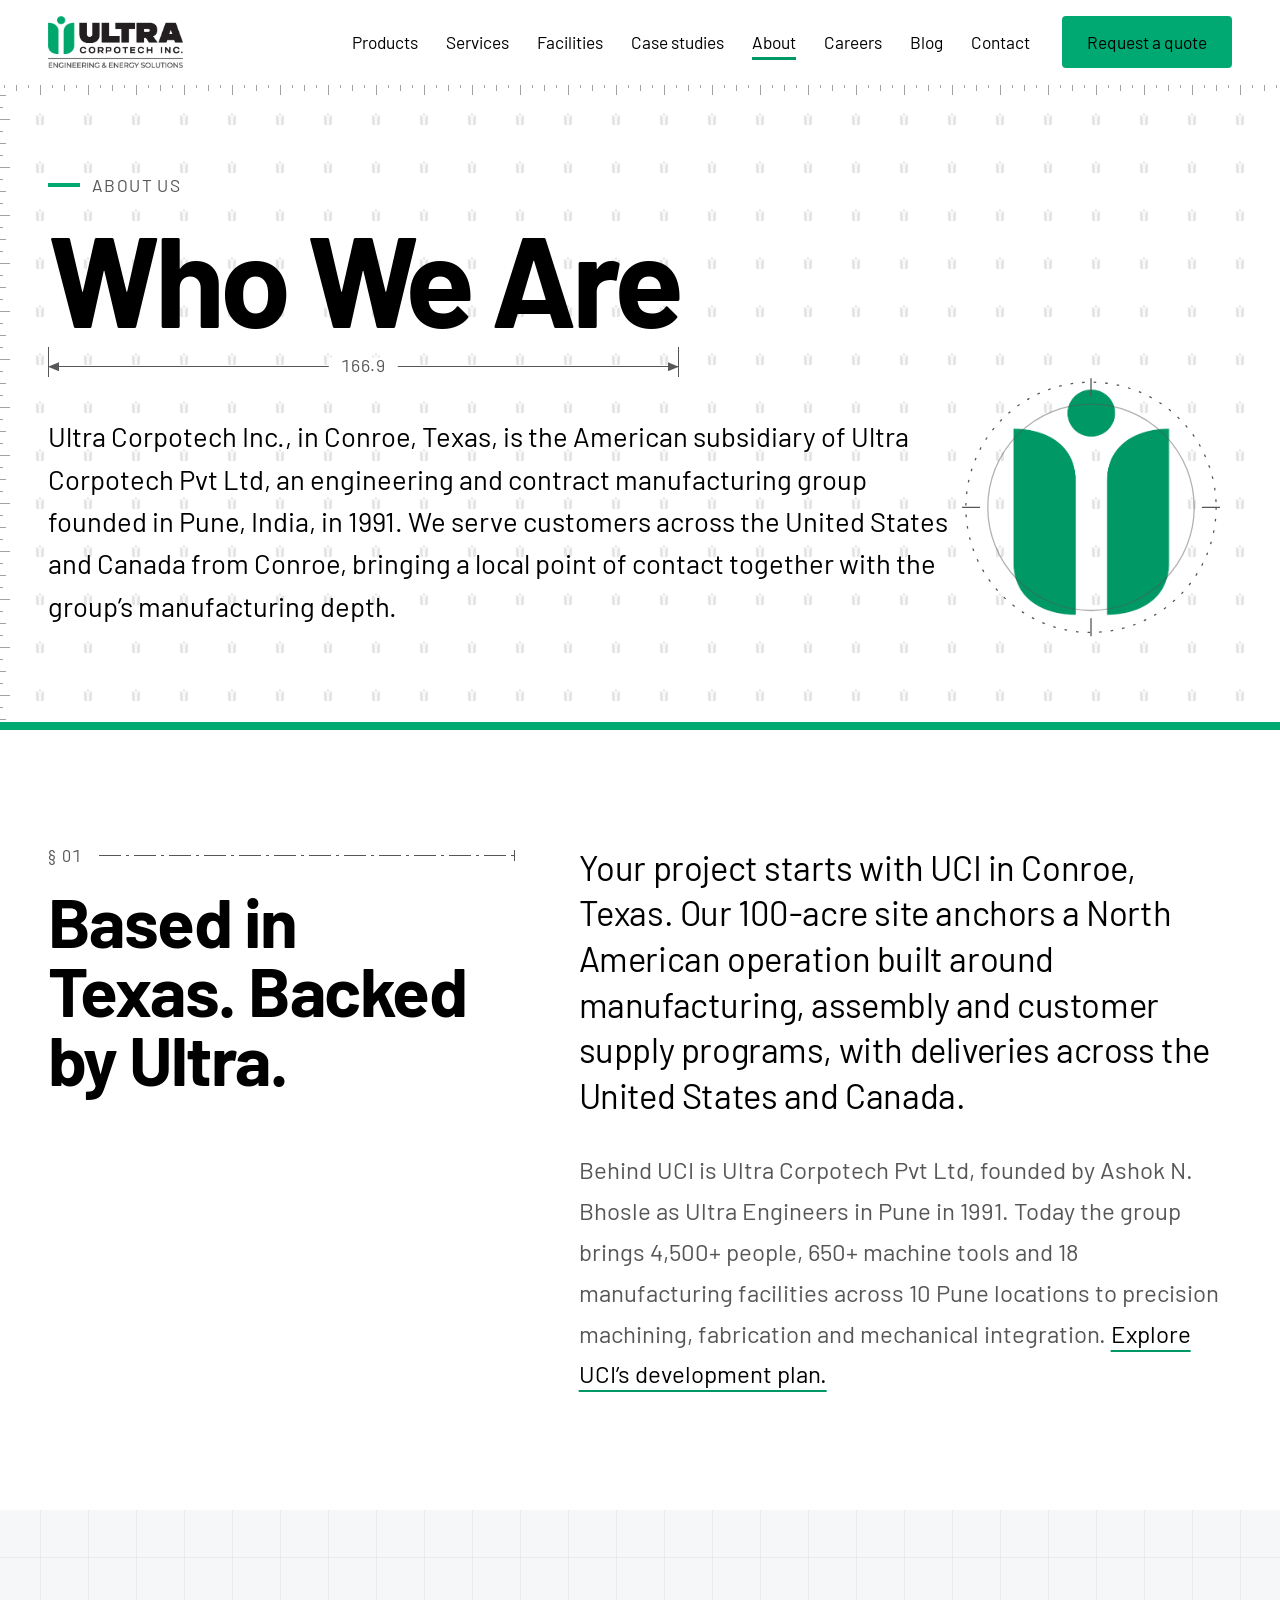
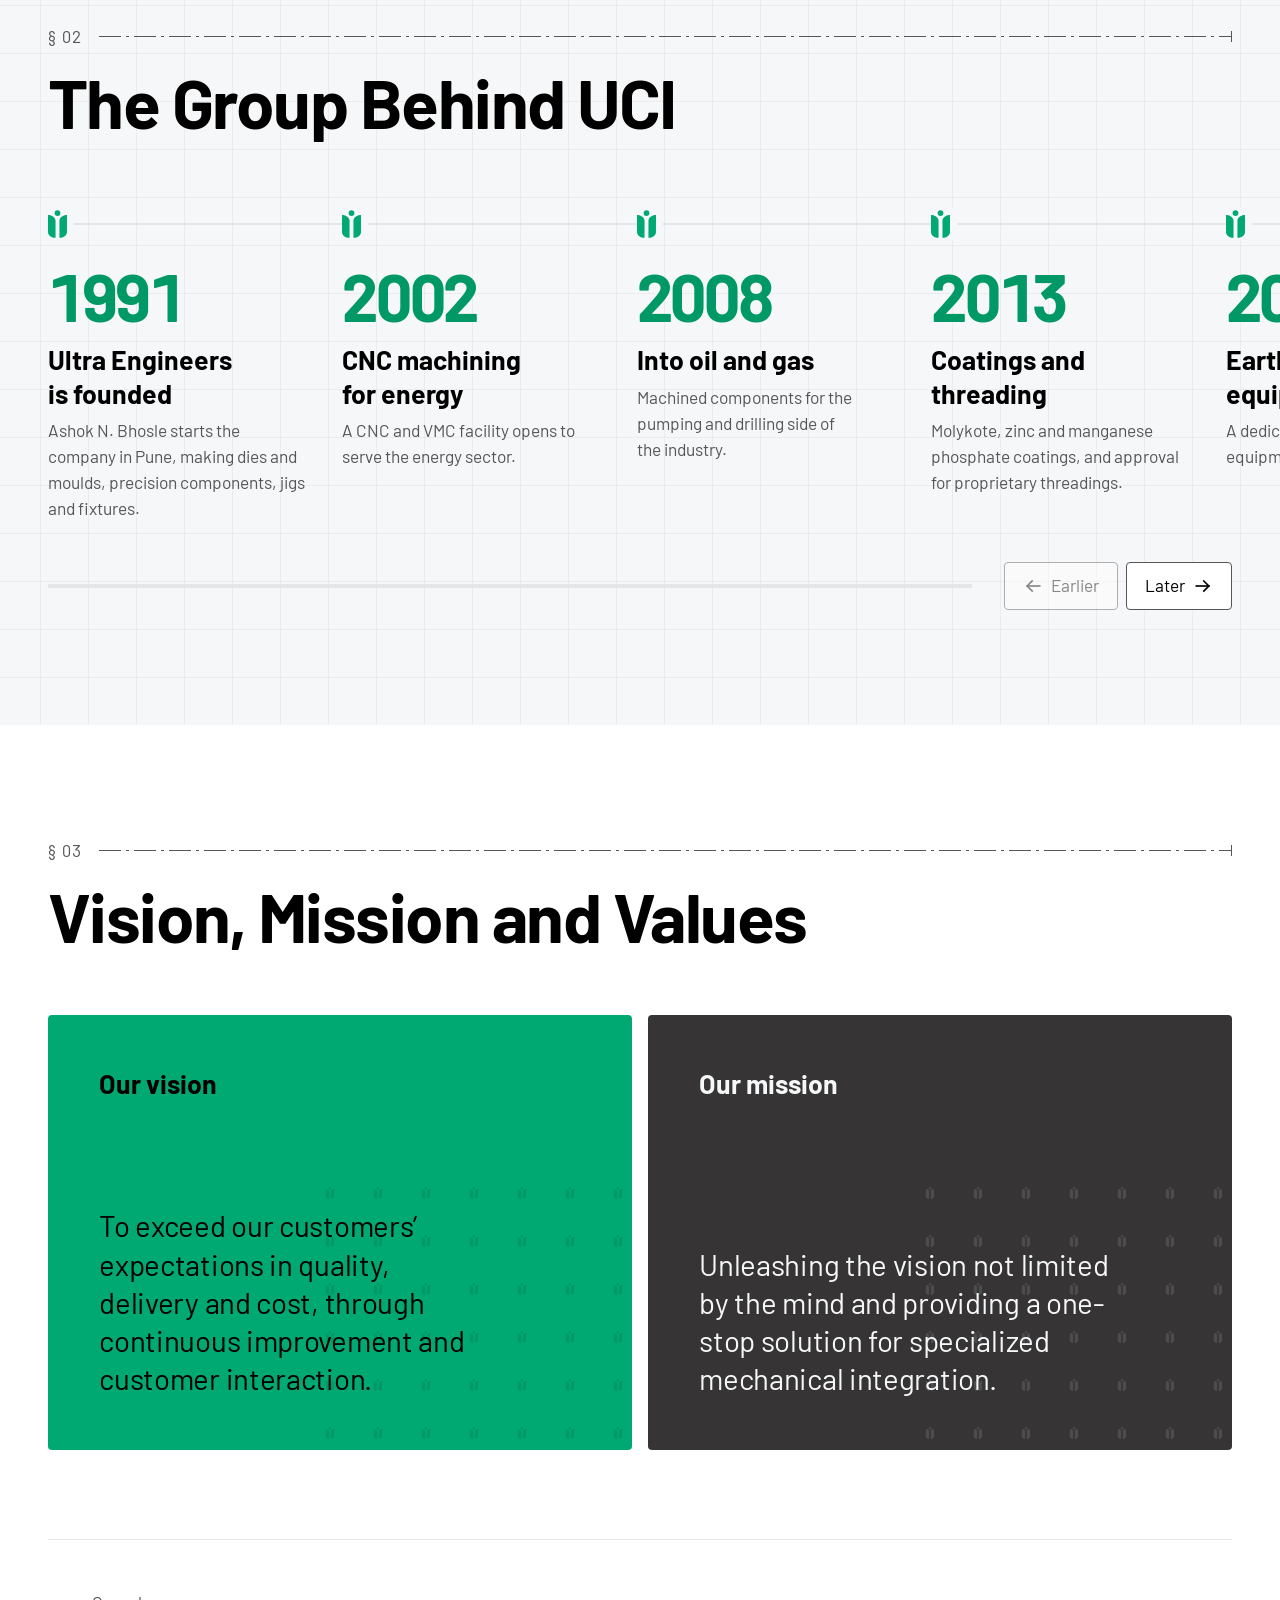
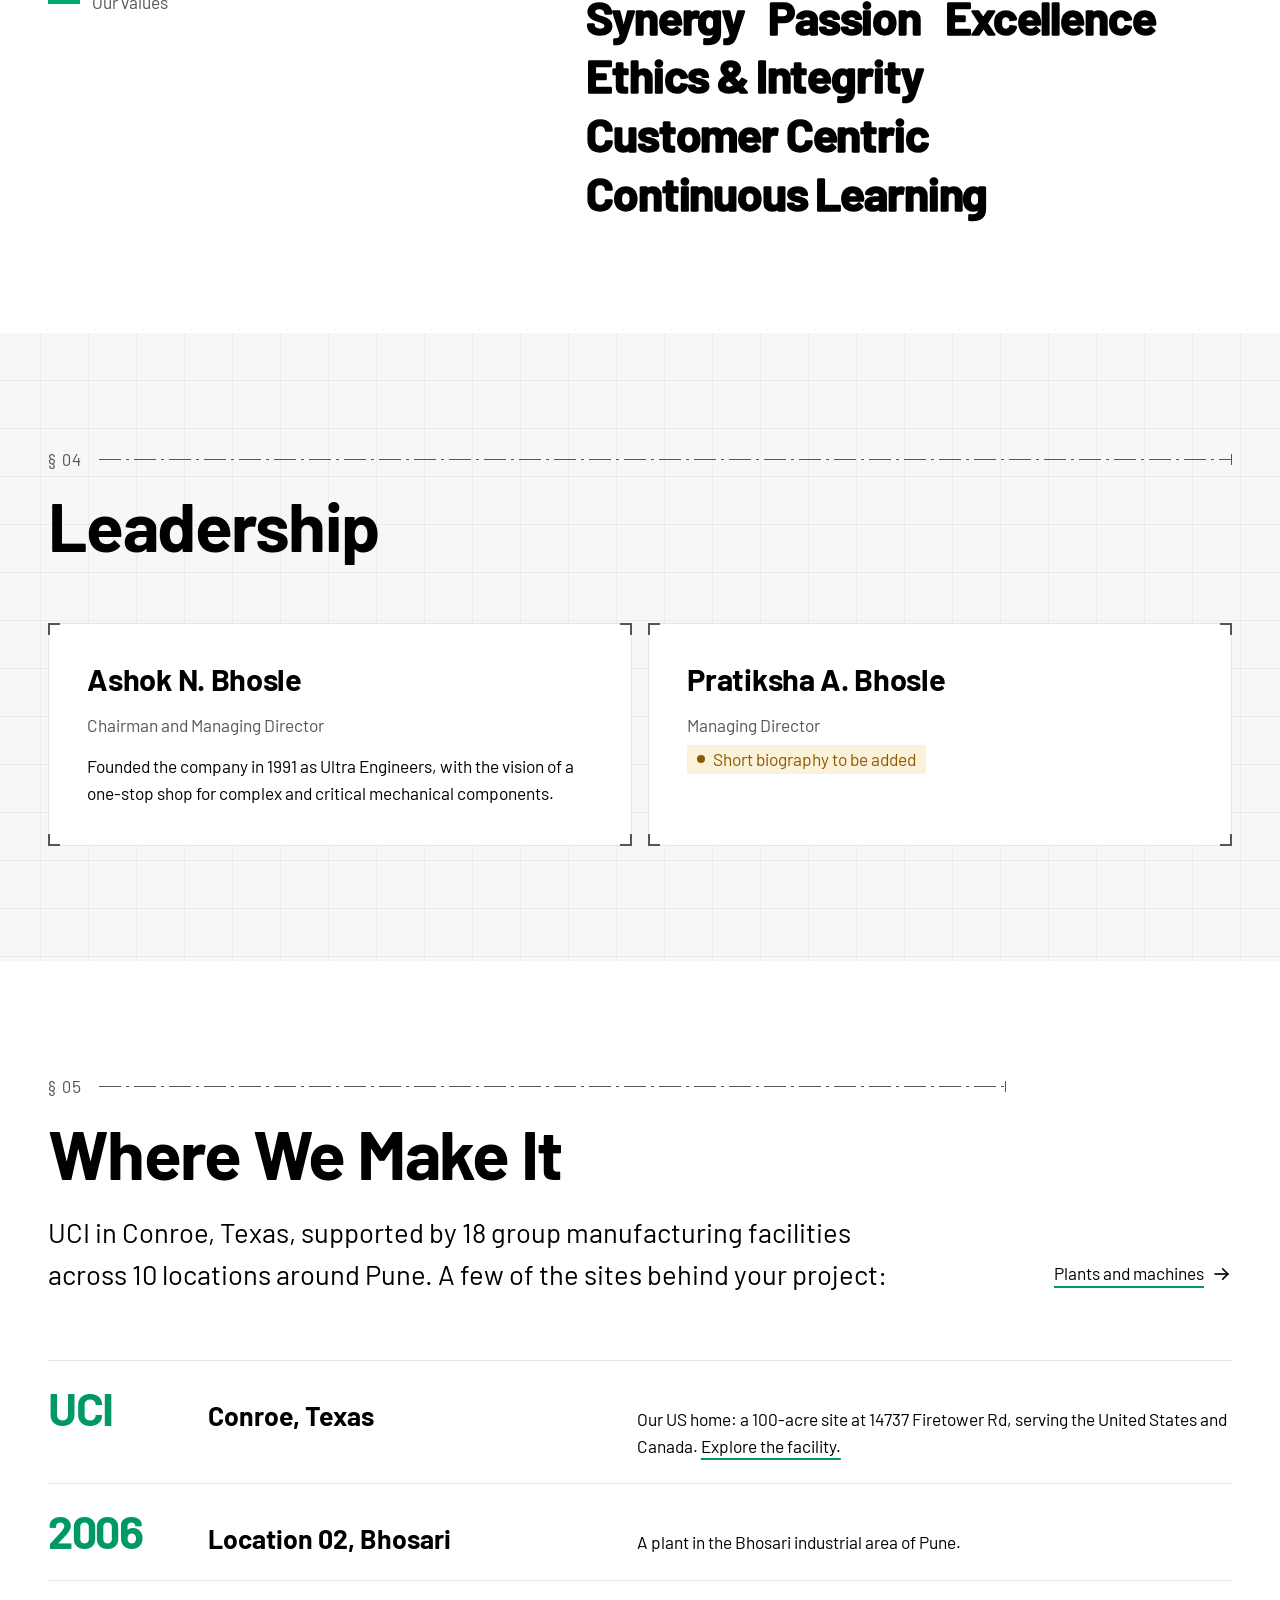
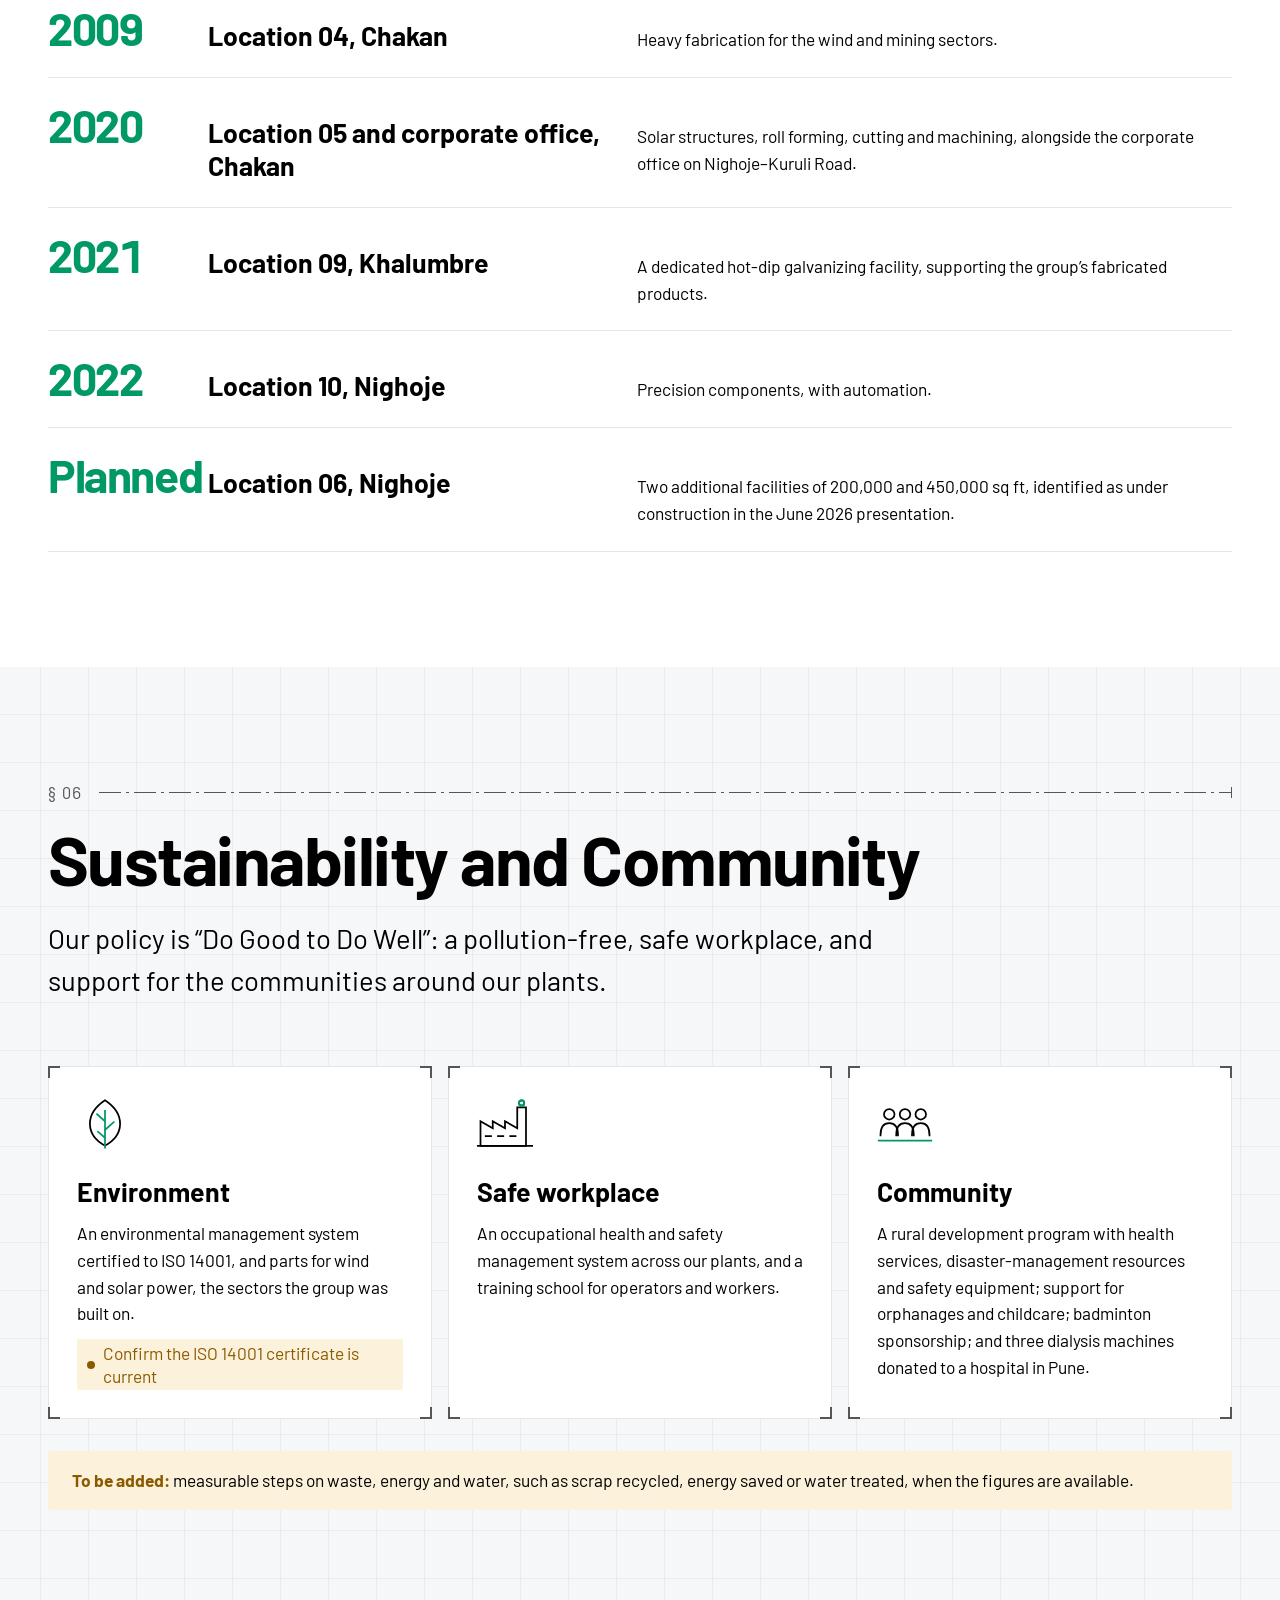
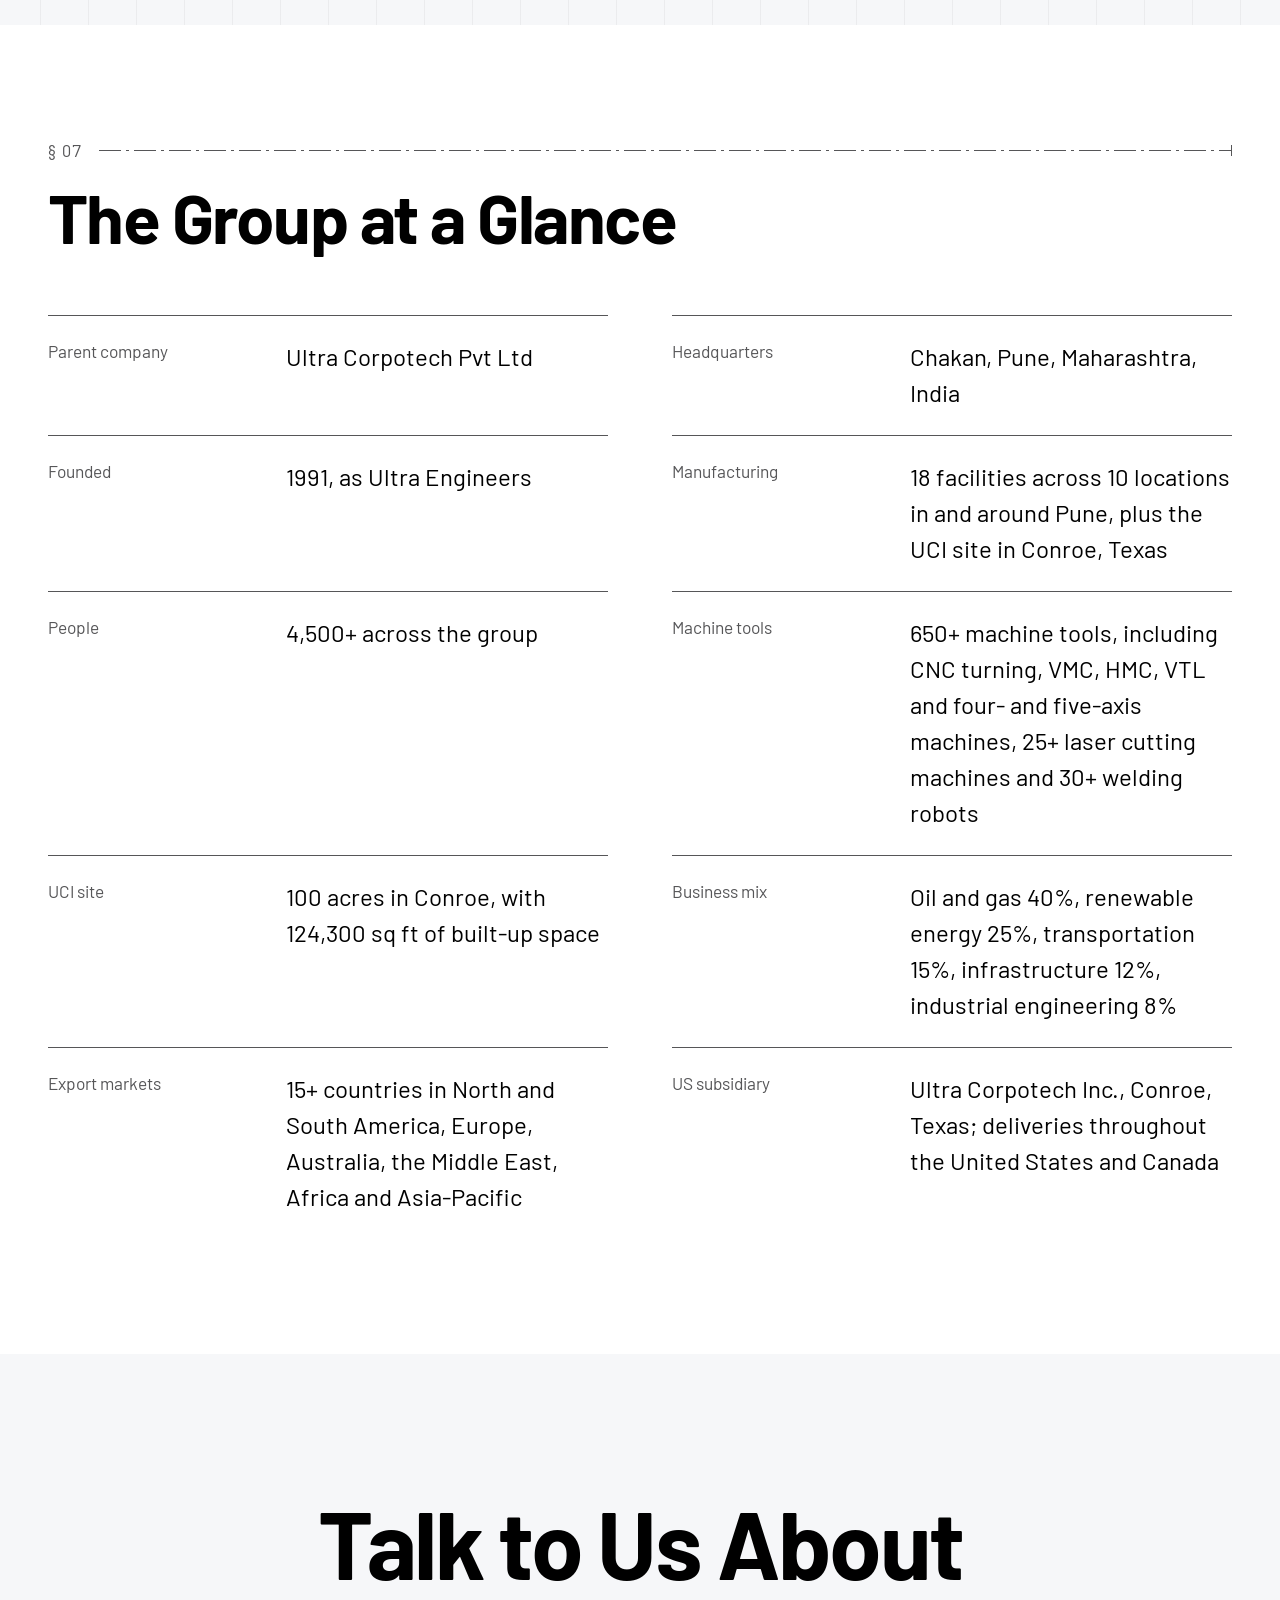
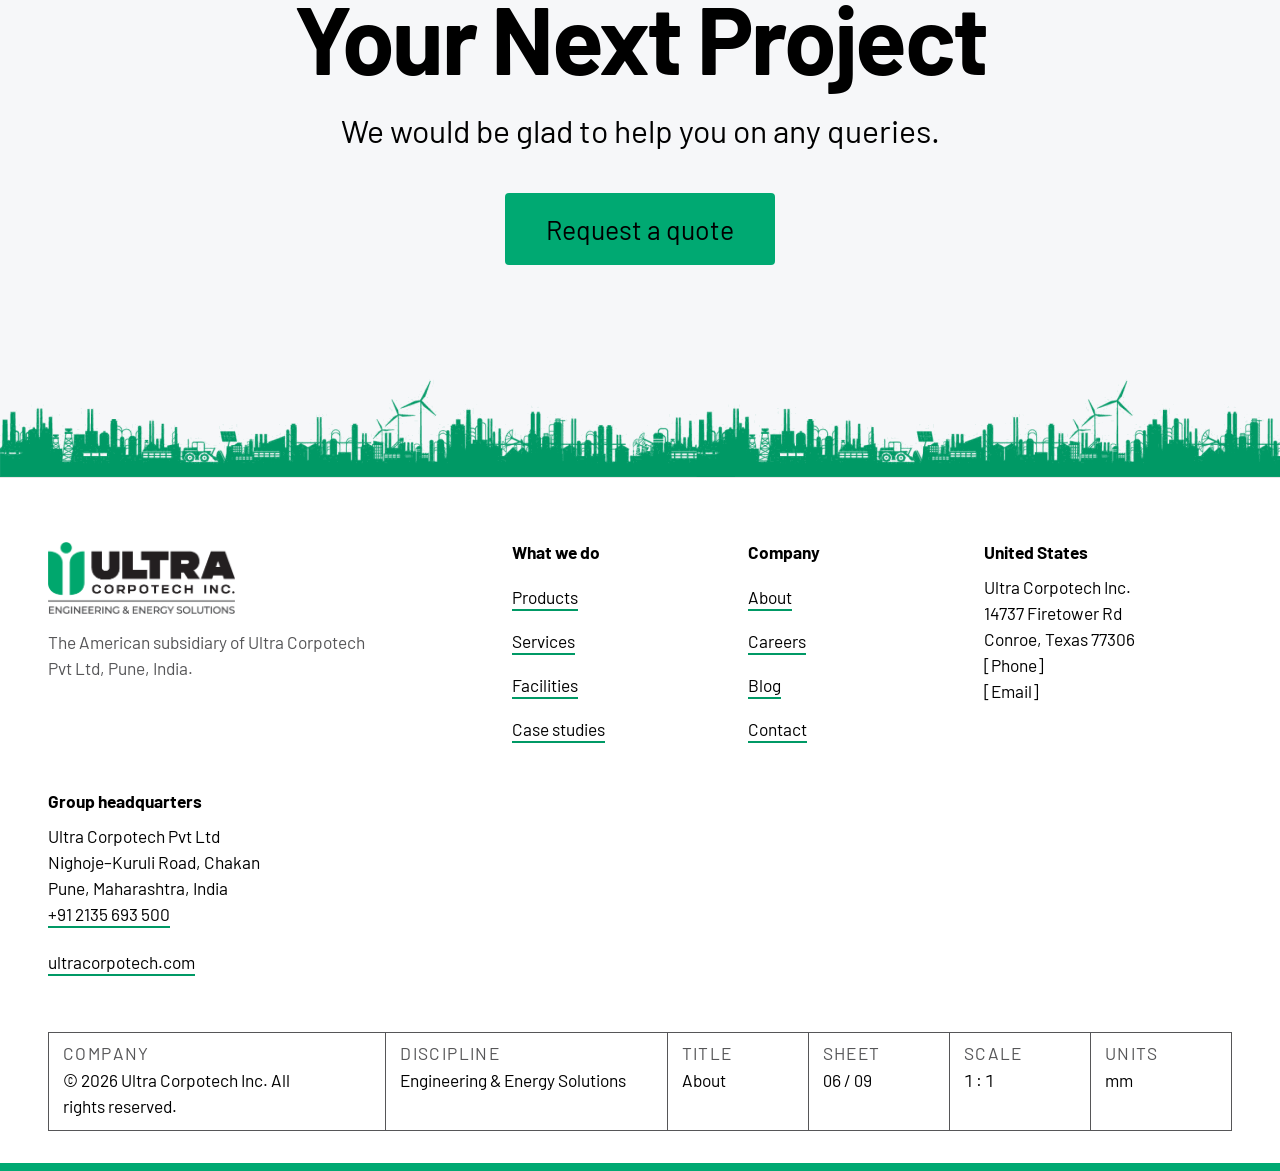
<file: about.html>
<!doctype html>
<html lang="en">
<head>
<meta charset="utf-8">
<meta name="viewport" content="width=device-width, initial-scale=1, viewport-fit=cover">
<title>About | Ultra Corpotech Inc.</title>
<meta name="description" content="Ultra Corpotech Inc., in Conroe, Texas, is the American subsidiary of Ultra Corpotech Pvt Ltd, an engineering group founded in 1991. UCI serves the United States and Canada from Conroe, Texas, backed by 18 manufacturing facilities in Pune.">
<meta name="theme-color" content="#00a972">
<link rel="icon" type="image/png" href="assets/img/mark.png">
<link rel="preload" href="assets/fonts/barlow-700-latin.woff2" as="font" type="font/woff2" crossorigin>
<link rel="preload" href="assets/fonts/barlow-400-latin.woff2" as="font" type="font/woff2" crossorigin>
<link rel="stylesheet" href="assets/css/site.css">
<script>
  /* Motion bootstrap: runs before first paint, so the intro and the page curtain can cover the page.
     Motion is skipped when the visitor prefers reduced motion or an automated browser is capturing the page. */
  (function (d, w) {
    var r = d.documentElement;
    r.classList.add('js');
    if (navigator.webdriver || (w.matchMedia && w.matchMedia('(prefers-reduced-motion: reduce)').matches)) return;
    r.classList.add('motion');
    try {
      var c = w.sessionStorage.getItem('uci:curtain');
      if (c) {
        r.classList.add('is-entering');
        r.style.setProperty('--curtain-label', JSON.stringify(c));
      } else if (!w.sessionStorage.getItem('uci:intro')) {
        r.classList.add('is-intro');
      }
    } catch (e) {}
    w.setTimeout(function () {
      if (!w.UCI) r.classList.remove('motion', 'is-intro', 'is-entering');
    }, 4000);
  })(document, window);
</script>
<script src="assets/js/site.js" defer></script>
</head>
<body>
<a class="skip" href="#main">Skip to content</a>
<div class="intro" aria-hidden="true"><div class="intro-grid"></div><div class="intro-logo"><img class="brand-lockup" src="assets/img/lockup-large.png" alt="" width="1551" height="597"><img class="brand-mark" src="assets/img/mark-large.png" alt="" width="431" height="579"></div><div class="intro-bar"></div></div>
<div class="curtain" aria-hidden="true"><span class="curtain-label"></span></div>

<header class="site-header">
  <div class="wrap header-row">
    <a class="brand" href="index.html" aria-label="Ultra Corpotech Inc. home"><img class="brand-lockup" src="assets/img/lockup-large.png" alt="" width="1551" height="597"><img class="brand-mark" src="assets/img/mark-large.png" alt="" width="431" height="579"></a>
    <nav class="nav" aria-label="Main">
      <ul class="nav-list">
        <li><a class="nav-link" href="products.html">Products</a></li>
        <li><a class="nav-link" href="services.html">Services</a></li>
        <li><a class="nav-link" href="facilities.html">Facilities</a></li>
        <li><a class="nav-link" href="case-studies.html">Case studies</a></li>
        <li><a class="nav-link" href="about.html" aria-current="page">About</a></li>
        <li><a class="nav-link" href="careers.html">Careers</a></li>
        <li><a class="nav-link" href="blog.html">Blog</a></li>
        <li><a class="nav-link" href="contact.html">Contact</a></li>
      </ul>
      <span class="nav-indicator" aria-hidden="true"></span>
    </nav>
    <a class="btn btn-primary header-cta" href="contact.html" data-magnetic>Request a quote</a>
    <button class="menu-toggle" type="button" aria-expanded="false" aria-controls="menu"><span class="menu-toggle-label">Menu</span><span class="menu-toggle-icon" aria-hidden="true"><i></i><i></i></span></button>
  </div>
</header>

<div class="menu" id="menu">
  <div class="wrap">
    <nav aria-label="Menu">
      <ul class="menu-list">
        <li><a class="menu-link" href="index.html" style="--i: 0"><span>Home</span></a></li>
        <li><a class="menu-link" href="products.html" style="--i: 1"><span>Products</span></a></li>
        <li><a class="menu-link" href="services.html" style="--i: 2"><span>Services</span></a></li>
        <li><a class="menu-link" href="facilities.html" style="--i: 3"><span>Facilities</span></a></li>
        <li><a class="menu-link" href="case-studies.html" style="--i: 4"><span>Case studies</span></a></li>
        <li><a class="menu-link" href="about.html" aria-current="page" style="--i: 5"><span>About</span></a></li>
        <li><a class="menu-link" href="careers.html" style="--i: 6"><span>Careers</span></a></li>
        <li><a class="menu-link" href="blog.html" style="--i: 7"><span>Blog</span></a></li>
        <li><a class="menu-link" href="contact.html" style="--i: 8"><span>Contact</span></a></li>
      </ul>
    </nav>
  </div>
  <div class="wrap menu-foot">
    <a class="btn btn-primary btn-lg" href="contact.html">Request a quote</a>
    <span>Engineering &amp; Energy Solutions</span>
  </div>
</div>

<main id="main">
  <section class="page-hero" aria-labelledby="page-title" data-hero>
    <canvas class="mark-field" data-mark-field aria-hidden="true"></canvas>
    <div class="wrap page-hero-inner">
      <div>
        <p class="eyebrow" data-reveal><span class="eyebrow-bar" aria-hidden="true"></span><span data-scramble>About us</span></p>
        <h1 id="page-title" class="page-title" data-split style="--delay: 120ms">Who We Are</h1>
        <p class="lead" data-reveal style="--delay: 460ms">Ultra Corpotech Inc., in Conroe, Texas, is the American subsidiary of Ultra Corpotech Pvt Ltd, an engineering and contract manufacturing group founded in Pune, India, in 1991. We serve customers across the United States and Canada from Conroe, bringing a local point of contact together with the group’s manufacturing depth.</p>
      </div>
      <div class="page-hero-art is-mark" aria-hidden="true">
        <div class="datum"><svg viewBox="0 0 200 200" fill="none" stroke="currentColor" stroke-width="1"><g class="ring"><circle cx="100" cy="100" r="97" stroke-dasharray="2 7"/><path d="M100 0V14M100 186V200M0 100H14M186 100H200"/></g><circle cx="100" cy="100" r="80" stroke-opacity=".45"/></svg></div>
        <img src="assets/img/mark-large.png" alt="" width="431" height="579" data-reveal="grow" style="--delay: 250ms">
      </div>
    </div>
    <div class="hero-rule" aria-hidden="true"></div>
  </section>

  <section class="band" aria-labelledby="story-title">
    <div class="wrap story-grid">
      <h2 id="story-title" class="h2" data-split>Based in Texas. Backed by Ultra.</h2>
      <div class="story-copy">
        <p class="story-big" data-words>Your project starts with UCI in Conroe, Texas. Our 100-acre site anchors a North American operation built around manufacturing, assembly and customer supply programs, with deliveries across the United States and Canada.</p>
        <p class="body" data-reveal>Behind UCI is Ultra Corpotech Pvt Ltd, founded by Ashok N. Bhosle as Ultra Engineers in Pune in 1991. Today the group brings 4,500+ people, 650+ machine tools and 18 manufacturing facilities across 10 Pune locations to precision machining, fabrication and mechanical integration. <a class="link" href="facilities.html#uci-development">Explore UCI’s development plan.</a></p>
      </div>
    </div>
  </section>

  <section class="band band-muted" id="journey" aria-labelledby="journey-title">
    <div class="wrap section-head">
      <h2 id="journey-title" class="h2" data-split>The Group Behind UCI</h2>
    </div>
    <div class="timeline" data-timeline data-in>
      <ol class="timeline-track" tabindex="0" aria-label="Milestones from 1991 to today" data-cursor-label="Drag">
        <li class="milestone"><span class="milestone-node" aria-hidden="true"></span><span class="milestone-year">1991</span><h3>Ultra Engineers is founded</h3><p>Ashok N. Bhosle starts the company in Pune, making dies and moulds, precision components, jigs and fixtures.</p></li>
        <li class="milestone"><span class="milestone-node" aria-hidden="true"></span><span class="milestone-year">2002</span><h3>CNC machining for energy</h3><p>A CNC and VMC facility opens to serve the energy sector.</p></li>
        <li class="milestone"><span class="milestone-node" aria-hidden="true"></span><span class="milestone-year">2008</span><h3>Into oil and gas</h3><p>Machined components for the pumping and drilling side of the industry.</p></li>
        <li class="milestone"><span class="milestone-node" aria-hidden="true"></span><span class="milestone-year">2013</span><h3>Coatings and threading</h3><p>Molykote, zinc and manganese phosphate coatings, and approval for proprietary threadings.</p></li>
        <li class="milestone"><span class="milestone-node" aria-hidden="true"></span><span class="milestone-year">2015</span><h3>Earth-moving equipment</h3><p>A dedicated unit for earth-moving equipment opens in Chakan.</p></li>
        <li class="milestone"><span class="milestone-node" aria-hidden="true"></span><span class="milestone-year">2019</span><h3>Laser cladding and brazing</h3><p>Two new special processes join the group’s surface engineering.</p></li>
        <li class="milestone"><span class="milestone-node" aria-hidden="true"></span><span class="milestone-year">2022</span><h3>Galvanizing in-house</h3><p>A new hot-dip galvanizing plant, with expanded fabrication and machining.</p></li>
        <li class="milestone"><span class="milestone-node" aria-hidden="true"></span><span class="milestone-year">2026</span><h3>Room to grow</h3><p>The group’s development program includes two additional facilities at Nighoje, identified as under construction, alongside the UCI development plan in Texas.</p></li>
        <li class="milestone"><span class="milestone-node" aria-hidden="true"></span><span class="milestone-year">Today</span><h3>Ultra Corpotech Inc.</h3><p>Our US subsidiary in Conroe, Texas, supplies customers across the United States and Canada, backed by the group’s manufacturing network.</p></li>
      </ol>
      <div class="wrap timeline-foot">
        <div class="timeline-bar" aria-hidden="true"><i></i></div>
        <div class="tl-btns">
          <button class="carousel-btn" type="button" data-tl-prev><svg aria-hidden="true" focusable="false" viewBox="0 0 24 24" fill="none" stroke="currentColor" stroke-width="2" stroke-linecap="square"><path d="M20 12H5"/><path d="M11 6l-6 6 6 6"/></svg>Earlier</button>
          <button class="carousel-btn" type="button" data-tl-next>Later<svg aria-hidden="true" focusable="false" viewBox="0 0 24 24" fill="none" stroke="currentColor" stroke-width="2" stroke-linecap="square"><path d="M4 12h15"/><path d="M13 6l6 6-6 6"/></svg></button>
        </div>
      </div>
    </div>
  </section>

  <section class="band" id="values" aria-labelledby="vision-title">
    <div class="wrap">
      <div class="section-head">
        <h2 id="vision-title" class="h2" data-split>Vision, Mission and Values</h2>
      </div>
      <div class="vm-grid" data-in>
        <article class="vm-card vm-vision" data-tone="light">
          <h3>Our vision</h3>
          <p>To exceed our customers’ expectations in quality, delivery and cost, through continuous improvement and customer interaction.</p>
        </article>
        <article class="vm-card vm-mission" data-tone="dark">
          <h3>Our mission</h3>
          <p>Unleashing the vision not limited by the mind and providing a one-stop solution for specialized mechanical integration.</p>
        </article>
      </div>
      <div class="vmv-grid">
        <h3 class="vmv-label">Our values</h3>
        <ul class="values" data-in>
          <li>Synergy</li>
          <li>Passion</li>
          <li>Excellence</li>
          <li>Ethics &amp; Integrity</li>
          <li>Customer Centric</li>
          <li>Continuous Learning</li>
        </ul>
      </div>
    </div>
  </section>

  <section class="band band-muted" aria-labelledby="leaders-title">
    <div class="wrap">
      <div class="section-head">
        <h2 id="leaders-title" class="h2" data-split>Leadership</h2>
      </div>
      <div class="leaders" data-stagger>
        <article class="leader">
          <h3>Ashok N. Bhosle</h3>
          <p class="role">Chairman and Managing Director</p>
          <p>Founded the company in 1991 as Ultra Engineers, with the vision of a one-stop shop for complex and critical mechanical components.</p>
        </article>
        <article class="leader">
          <h3>Pratiksha A. Bhosle</h3>
          <p class="role">Managing Director</p>
          <span class="todo-badge">Short biography to be added</span>
        </article>
      </div>
    </div>
  </section>

  <section class="band" id="footprint" aria-labelledby="plants-title">
    <div class="wrap">
      <div class="section-head">
        <div>
          <h2 id="plants-title" class="h2" data-split>Where We Make It</h2>
          <p class="lead" data-reveal>UCI in Conroe, Texas, supported by 18 group manufacturing facilities across 10 locations around Pune. A few of the sites behind your project:</p>
        </div>
        <a class="link-arrow" href="facilities.html">Plants and machines<svg aria-hidden="true" focusable="false" viewBox="0 0 24 24" fill="none" stroke="currentColor" stroke-width="2" stroke-linecap="square"><path d="M4 12h15"/><path d="M13 6l6 6-6 6"/></svg></a>
      </div>
      <ol class="plants" data-stagger>
        <li class="plant"><span class="plant-year">UCI</span><span class="plant-place">Conroe, Texas</span><span class="plant-what">Our US home: a 100-acre site at 14737 Firetower Rd, serving the United States and Canada. <a class="link" href="facilities.html#conroe">Explore the facility.</a></span></li>
        <li class="plant"><span class="plant-year">2006</span><span class="plant-place">Location 02, Bhosari</span><span class="plant-what">A plant in the Bhosari industrial area of Pune.</span></li>
        <li class="plant"><span class="plant-year">2009</span><span class="plant-place">Location 04, Chakan</span><span class="plant-what">Heavy fabrication for the wind and mining sectors.</span></li>
        <li class="plant"><span class="plant-year">2020</span><span class="plant-place">Location 05 and corporate office, Chakan</span><span class="plant-what">Solar structures, roll forming, cutting and machining, alongside the corporate office on Nighoje–Kuruli Road.</span></li>
        <li class="plant"><span class="plant-year">2021</span><span class="plant-place">Location 09, Khalumbre</span><span class="plant-what">A dedicated hot-dip galvanizing facility, supporting the group’s fabricated products.</span></li>
        <li class="plant"><span class="plant-year">2022</span><span class="plant-place">Location 10, Nighoje</span><span class="plant-what">Precision components, with automation.</span></li>
        <li class="plant"><span class="plant-year">Planned</span><span class="plant-place">Location 06, Nighoje</span><span class="plant-what">Two additional facilities of 200,000 and 450,000 sq ft, identified as under construction in the June 2026 presentation.</span></li>
      </ol>
      <!-- Facility photography: add photographs of the plants here when the photoshoot is done. -->
    </div>
  </section>

  <section class="band band-muted" id="sustainability" aria-labelledby="sustain-title">
    <div class="wrap">
      <div class="section-head">
        <div>
          <h2 id="sustain-title" class="h2" data-split>Sustainability and Community</h2>
          <p class="lead" data-reveal>Our policy is “Do Good to Do Well”: a pollution-free, safe workplace, and support for the communities around our plants.</p>
        </div>
      </div>
      <ul class="sustain-grid" data-stagger>
        <li>
          <article class="sustain-item">
            <span data-icon="leaf" aria-hidden="true"></span>
            <h3>Environment</h3>
            <p>An environmental management system certified to ISO 14001, and parts for wind and solar power, the sectors the group was built on.</p>
            <span class="todo-badge">Confirm the ISO 14001 certificate is current</span>
          </article>
        </li>
        <li>
          <article class="sustain-item">
            <span data-icon="factory" aria-hidden="true"></span>
            <h3>Safe workplace</h3>
            <p>An occupational health and safety management system across our plants, and a training school for operators and workers.</p>
          </article>
        </li>
        <li>
          <article class="sustain-item">
            <span data-icon="people" aria-hidden="true"></span>
            <h3>Community</h3>
            <p>A rural development program with health services, disaster-management resources and safety equipment; support for orphanages and childcare; badminton sponsorship; and three dialysis machines donated to a hospital in Pune.</p>
          </article>
        </li>
      </ul>
      <p class="todo-box"><strong>To be added:</strong> measurable steps on waste, energy and water, such as scrap recycled, energy saved or water treated, when the figures are available.</p>
    </div>
  </section>

  <section class="band" aria-labelledby="glance-title">
    <div class="wrap">
      <div class="section-head">
        <h2 id="glance-title" class="h2" data-split>The Group at a Glance</h2>
      </div>
      <dl class="glance" data-in>
        <div class="glance-row"><dt>Parent company</dt><dd>Ultra Corpotech Pvt Ltd</dd></div>
        <div class="glance-row"><dt>Headquarters</dt><dd>Chakan, Pune, Maharashtra, India</dd></div>
        <div class="glance-row"><dt>Founded</dt><dd>1991, as Ultra Engineers</dd></div>
        <div class="glance-row"><dt>Manufacturing</dt><dd>18 facilities across 10 locations in and around Pune, plus the UCI site in Conroe, Texas</dd></div>
        <div class="glance-row"><dt>People</dt><dd>4,500+ across the group</dd></div>
        <div class="glance-row"><dt>Machine tools</dt><dd>650+ machine tools, including CNC turning, VMC, HMC, VTL and four- and five-axis machines, 25+ laser cutting machines and 30+ welding robots</dd></div>
        <div class="glance-row"><dt>UCI site</dt><dd>100 acres in Conroe, with 124,300 sq ft of built-up space</dd></div>
        <div class="glance-row"><dt>Business mix</dt><dd>Oil and gas 40%, renewable energy 25%, transportation 15%, infrastructure 12%, industrial engineering 8%</dd></div>
        <div class="glance-row"><dt>Export markets</dt><dd>15+ countries in North and South America, Europe, Australia, the Middle East, Africa and Asia-Pacific</dd></div>
        <div class="glance-row"><dt>US subsidiary</dt><dd>Ultra Corpotech Inc., Conroe, Texas; deliveries throughout the United States and Canada</dd></div>
      </dl>
    </div>
  </section>

  <section class="cta" aria-labelledby="cta-title" data-scrub="enter" data-span="0.85">
    <div class="wrap cta-inner">
      <h2 id="cta-title" class="cta-title" data-split>Talk to Us About Your Next Project</h2>
      <p class="cta-line" data-reveal>We would be glad to help you on any queries.</p>
      <div data-reveal style="--delay: 150ms"><a class="btn btn-primary btn-xl" href="contact.html" data-magnetic>Request a quote</a></div>
    </div>
  </section>
</main>

<footer class="site-footer">
  <div class="wrap footer-grid">
    <div class="footer-brand">
      <a class="brand" href="index.html" aria-label="Ultra Corpotech Inc. home"><img class="brand-lockup" src="assets/img/lockup-large.png" alt="" width="1551" height="597" loading="lazy"><img class="brand-mark" src="assets/img/mark-large.png" alt="" width="431" height="579" loading="lazy"></a>
      <p>The American subsidiary of Ultra Corpotech Pvt Ltd, Pune, India.</p>
    </div>
    <nav class="footer-col is-links" aria-label="What we do">
      <h2>What we do</h2>
      <ul class="footer-links">
        <li><a class="link" href="products.html">Products</a></li>
        <li><a class="link" href="services.html">Services</a></li>
        <li><a class="link" href="facilities.html">Facilities</a></li>
        <li><a class="link" href="case-studies.html">Case studies</a></li>
      </ul>
    </nav>
    <nav class="footer-col is-links" aria-label="Company">
      <h2>Company</h2>
      <ul class="footer-links">
        <li><a class="link" href="about.html">About</a></li>
        <li><a class="link" href="careers.html">Careers</a></li>
        <li><a class="link" href="blog.html">Blog</a></li>
        <li><a class="link" href="contact.html">Contact</a></li>
      </ul>
    </nav>
    <div class="footer-col">
      <h2>United States</h2>
      <address>Ultra Corpotech Inc.<br>14737 Firetower Rd<br>Conroe, Texas 77306<br>[Phone]<br>[Email]</address>
    </div>
    <div class="footer-col">
      <h2>Group headquarters</h2>
      <address>Ultra Corpotech Pvt Ltd<br>Nighoje–Kuruli Road, Chakan<br>Pune, Maharashtra, India<br><a class="link" href="tel:+912135693500">+91 2135 693 500</a></address>
      <a class="link" href="https://ultracorpotech.com/">ultracorpotech.com</a>
    </div>
  </div>
  <div class="wrap">
    <div class="footer-base">
      <p>© 2026 Ultra Corpotech Inc. All rights reserved.</p>
      <p>Engineering &amp; Energy Solutions</p>
    </div>
  </div>
  <div class="foot-bar" aria-hidden="true"></div>
</footer>
</body>
</html>
</file>
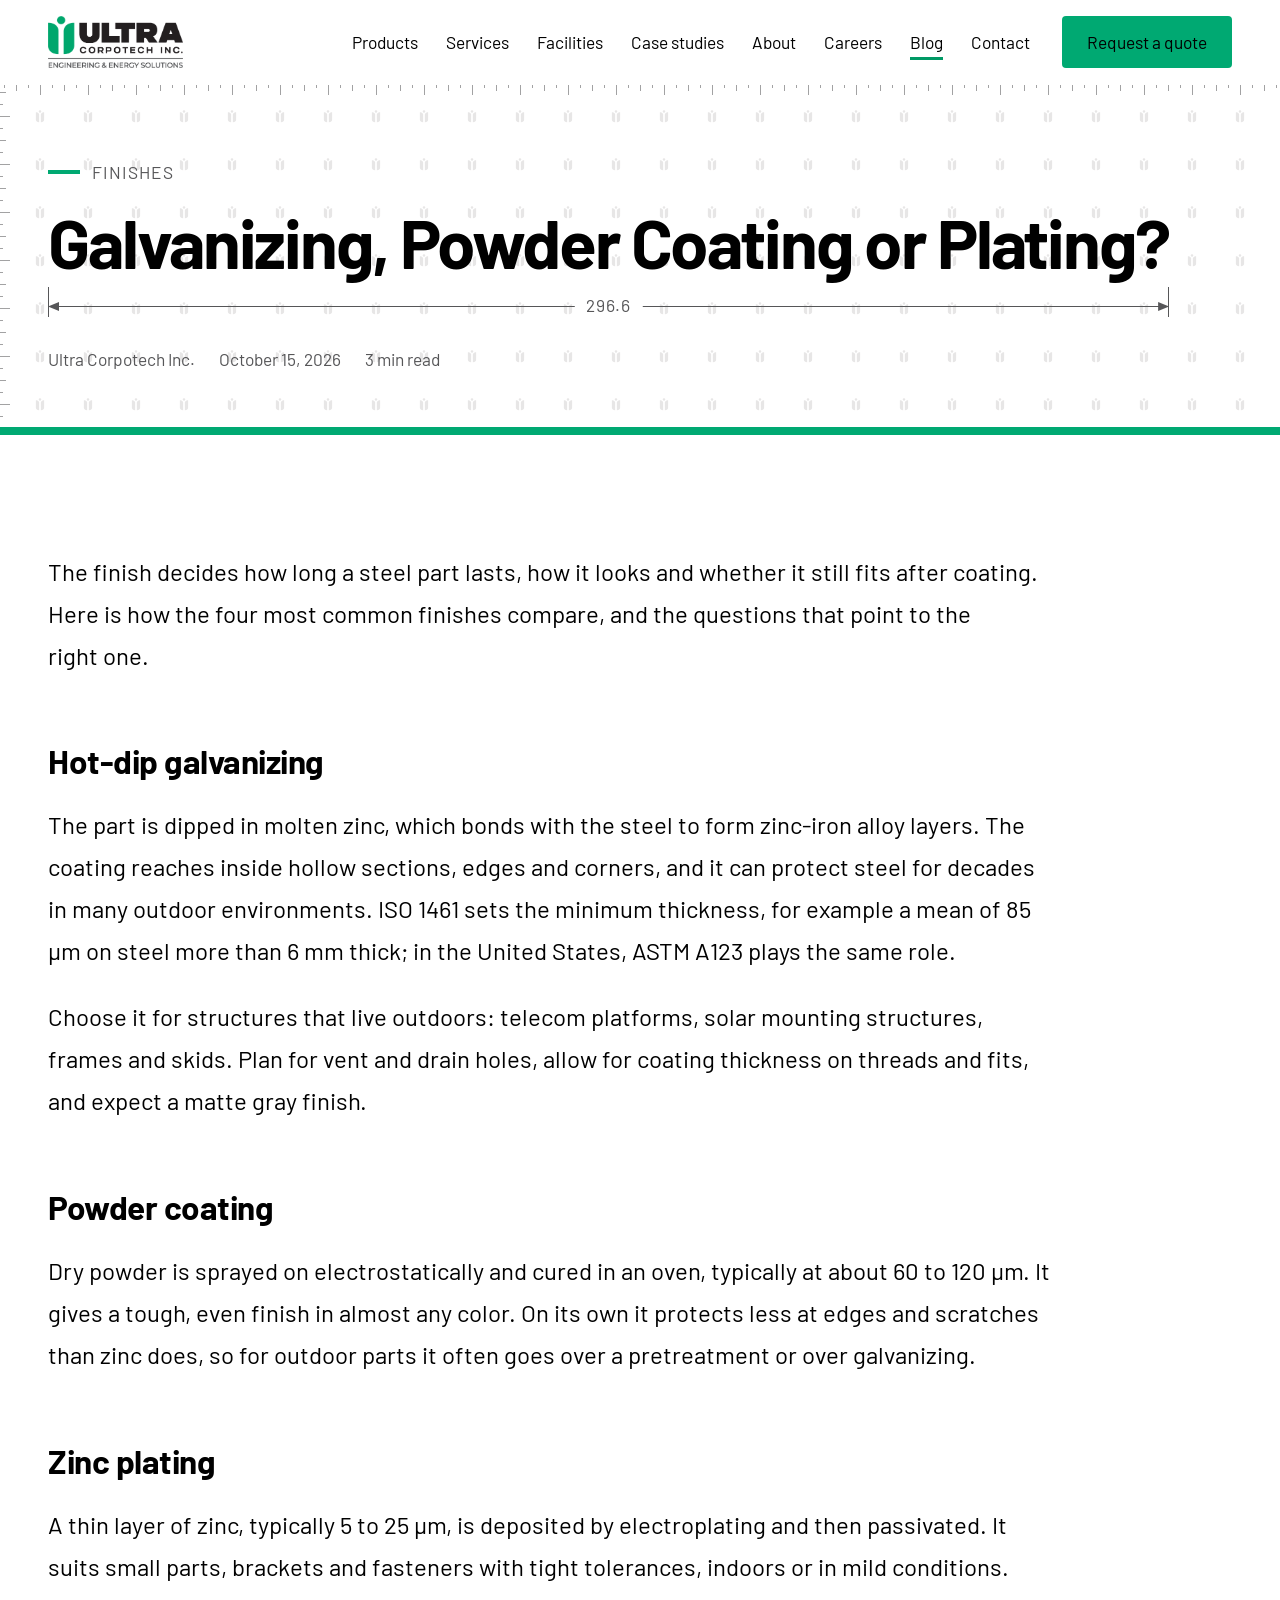
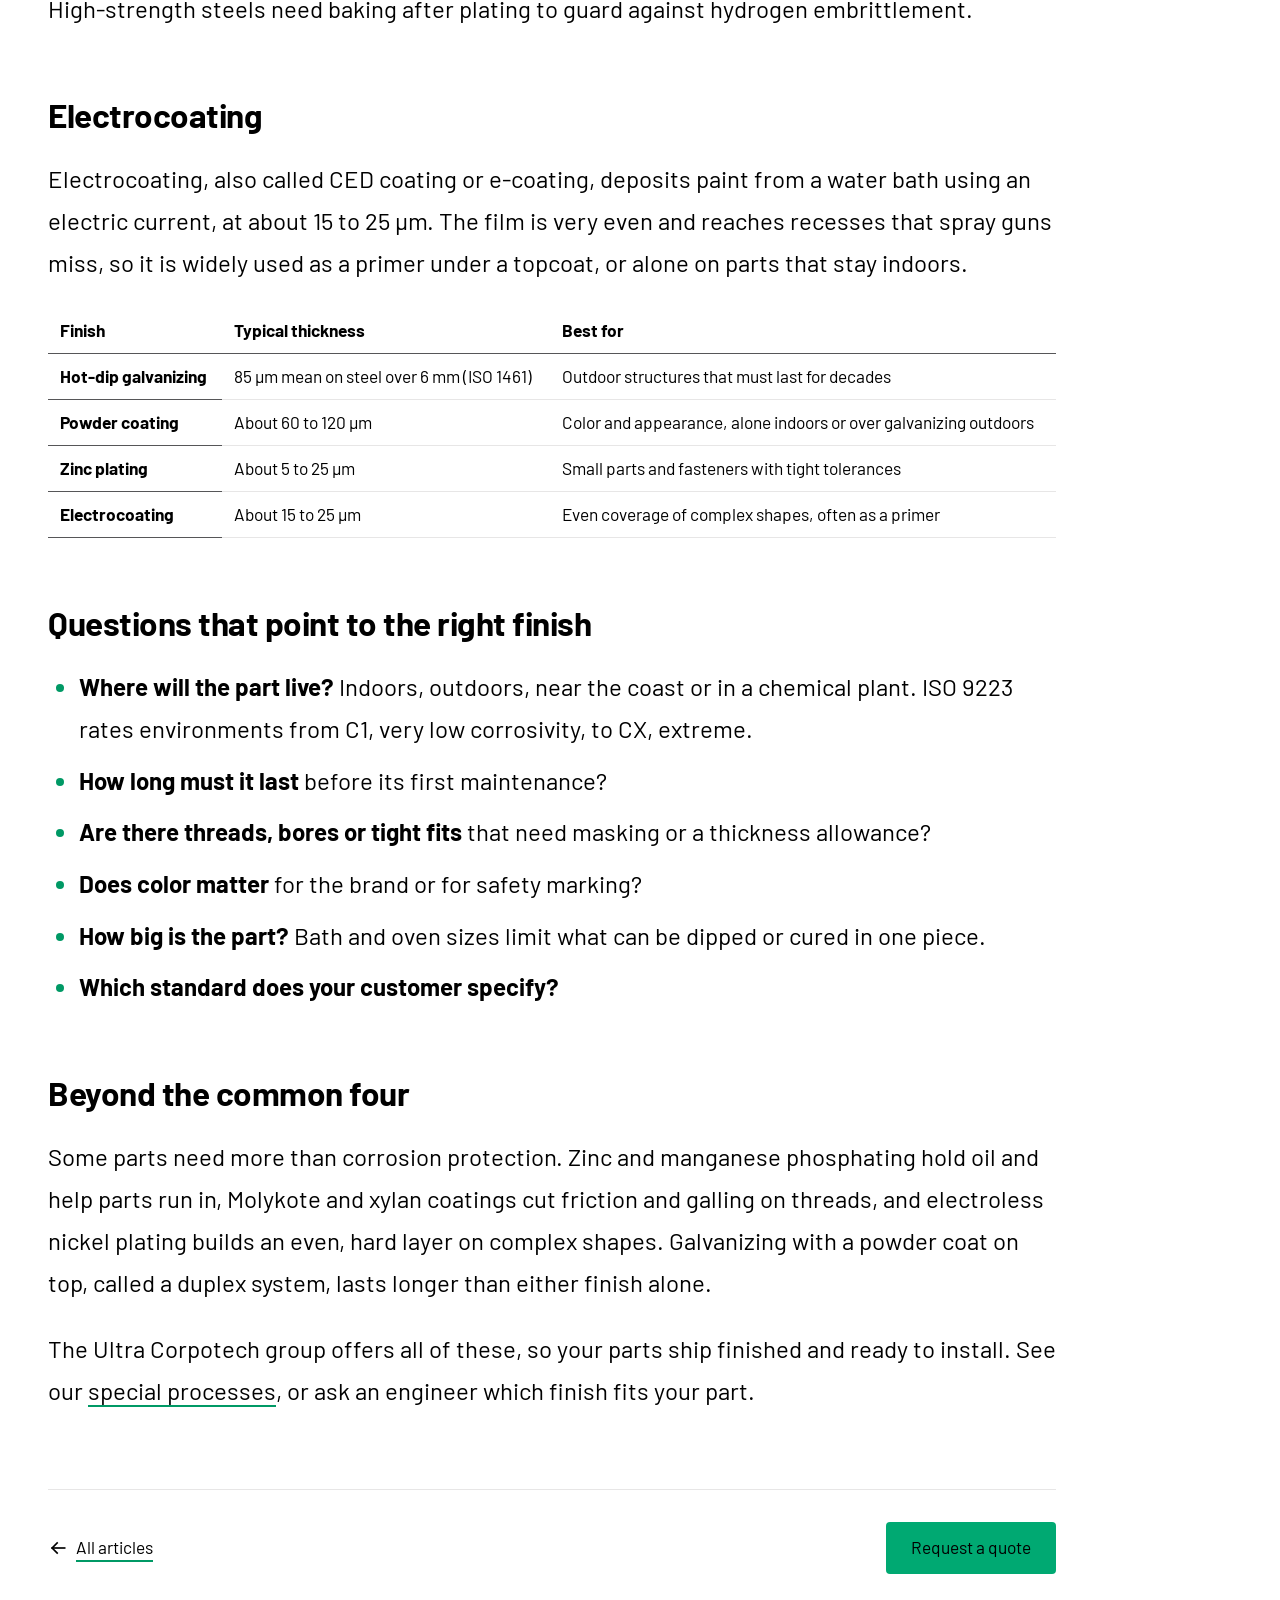
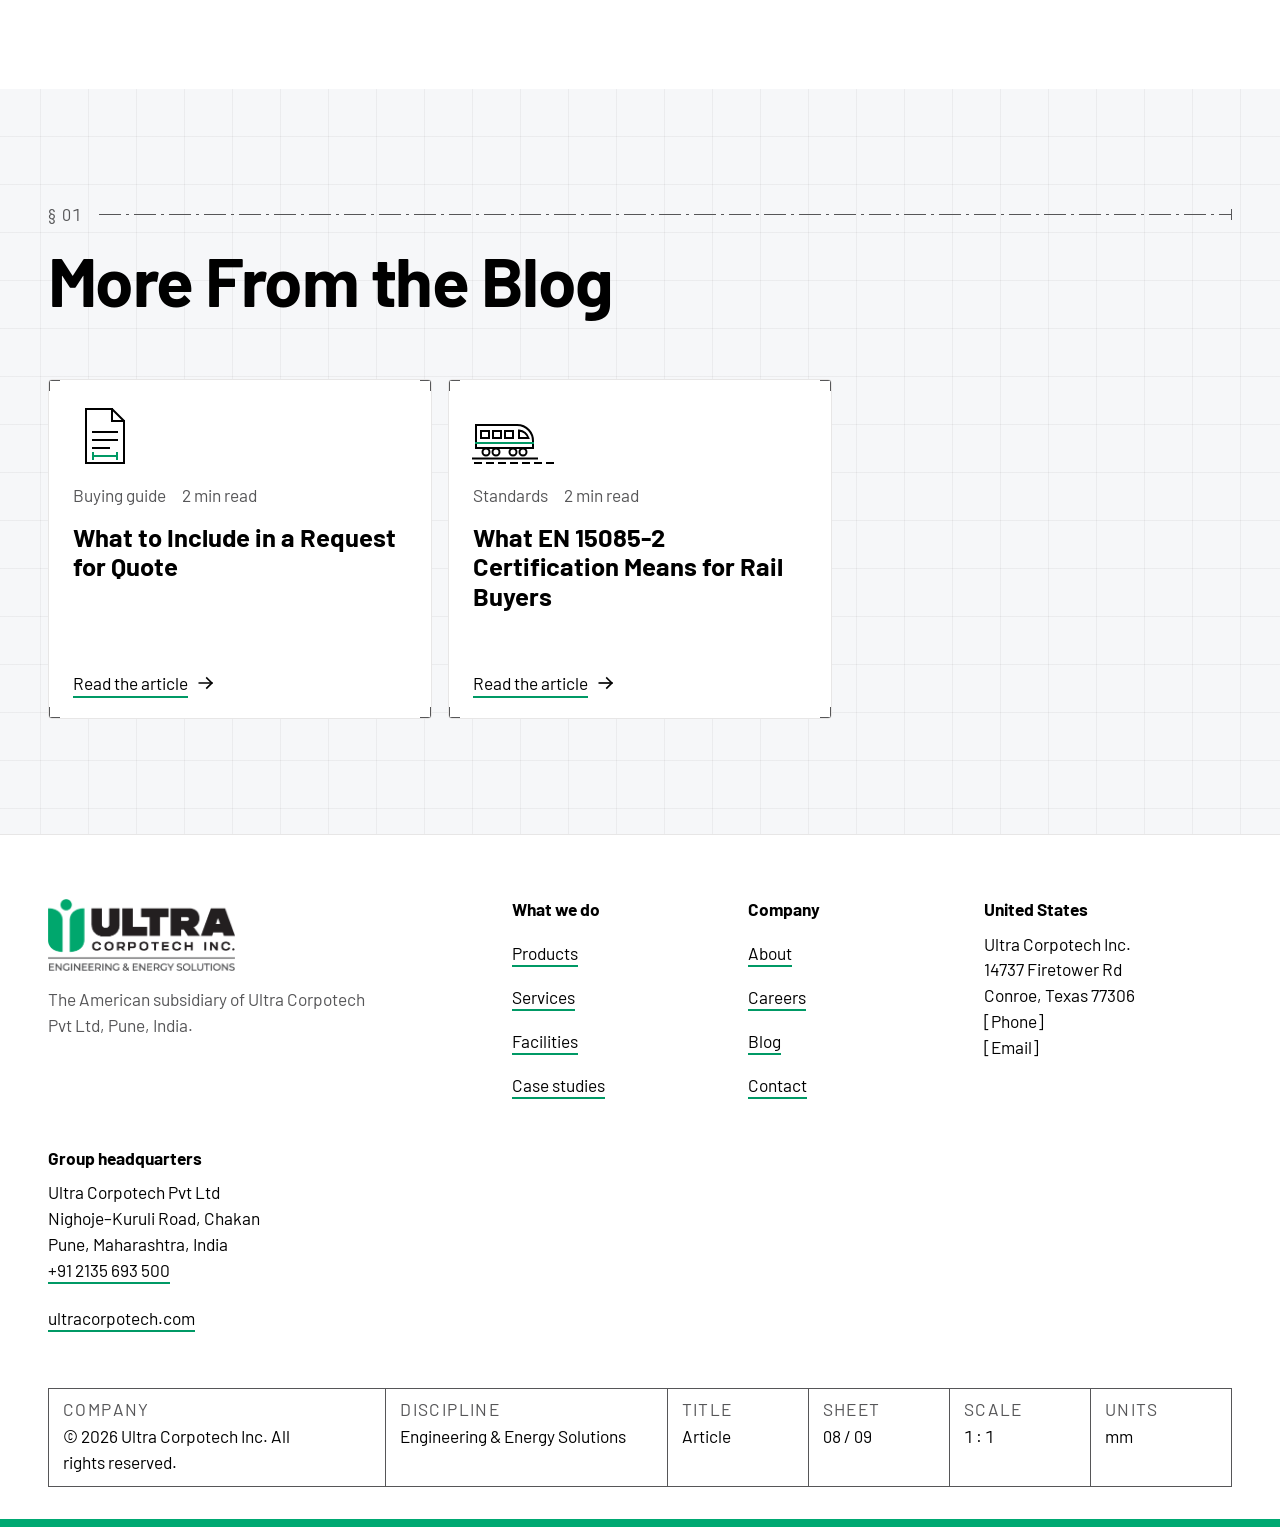
<file: blog-choosing-a-finish.html>
<!doctype html>
<html lang="en">
<head>
<meta charset="utf-8">
<meta name="viewport" content="width=device-width, initial-scale=1, viewport-fit=cover">
<title>Galvanizing, Powder Coating or Plating? | Ultra Corpotech Inc.</title>
<meta name="description" content="How hot-dip galvanizing, powder coating, zinc plating and electrocoating compare, and how to choose a finish for steel parts.">
<meta name="theme-color" content="#00a972">
<link rel="icon" type="image/png" href="assets/img/mark.png">
<link rel="preload" href="assets/fonts/barlow-700-latin.woff2" as="font" type="font/woff2" crossorigin>
<link rel="preload" href="assets/fonts/barlow-400-latin.woff2" as="font" type="font/woff2" crossorigin>
<link rel="stylesheet" href="assets/css/site.css">
<script>
  /* Motion bootstrap: runs before first paint, so the intro and the page curtain can cover the page.
     Motion is skipped when the visitor prefers reduced motion or an automated browser is capturing the page. */
  (function (d, w) {
    var r = d.documentElement;
    r.classList.add('js');
    if (navigator.webdriver || (w.matchMedia && w.matchMedia('(prefers-reduced-motion: reduce)').matches)) return;
    r.classList.add('motion');
    try {
      var c = w.sessionStorage.getItem('uci:curtain');
      if (c) {
        r.classList.add('is-entering');
        r.style.setProperty('--curtain-label', JSON.stringify(c));
      } else if (!w.sessionStorage.getItem('uci:intro')) {
        r.classList.add('is-intro');
      }
    } catch (e) {}
    w.setTimeout(function () {
      if (!w.UCI) r.classList.remove('motion', 'is-intro', 'is-entering');
    }, 4000);
  })(document, window);
</script>
<script src="assets/js/site.js" defer></script>
</head>
<body>
<a class="skip" href="#main">Skip to content</a>
<div class="intro" aria-hidden="true"><div class="intro-grid"></div><div class="intro-logo"><img class="brand-lockup" src="assets/img/lockup-large.png" alt="" width="1551" height="597"><img class="brand-mark" src="assets/img/mark-large.png" alt="" width="431" height="579"></div><div class="intro-bar"></div></div>
<div class="curtain" aria-hidden="true"><span class="curtain-label"></span></div>

<header class="site-header">
  <div class="wrap header-row">
    <a class="brand" href="index.html" aria-label="Ultra Corpotech Inc. home"><img class="brand-lockup" src="assets/img/lockup-large.png" alt="" width="1551" height="597"><img class="brand-mark" src="assets/img/mark-large.png" alt="" width="431" height="579"></a>
    <nav class="nav" aria-label="Main">
      <ul class="nav-list">
        <li><a class="nav-link" href="products.html">Products</a></li>
        <li><a class="nav-link" href="services.html">Services</a></li>
        <li><a class="nav-link" href="facilities.html">Facilities</a></li>
        <li><a class="nav-link" href="case-studies.html">Case studies</a></li>
        <li><a class="nav-link" href="about.html">About</a></li>
        <li><a class="nav-link" href="careers.html">Careers</a></li>
        <li><a class="nav-link" href="blog.html" aria-current="true">Blog</a></li>
        <li><a class="nav-link" href="contact.html">Contact</a></li>
      </ul>
      <span class="nav-indicator" aria-hidden="true"></span>
    </nav>
    <a class="btn btn-primary header-cta" href="contact.html" data-magnetic>Request a quote</a>
    <button class="menu-toggle" type="button" aria-expanded="false" aria-controls="menu"><span class="menu-toggle-label">Menu</span><span class="menu-toggle-icon" aria-hidden="true"><i></i><i></i></span></button>
  </div>
</header>

<div class="menu" id="menu">
  <div class="wrap">
    <nav aria-label="Menu">
      <ul class="menu-list">
        <li><a class="menu-link" href="index.html" style="--i: 0"><span>Home</span></a></li>
        <li><a class="menu-link" href="products.html" style="--i: 1"><span>Products</span></a></li>
        <li><a class="menu-link" href="services.html" style="--i: 2"><span>Services</span></a></li>
        <li><a class="menu-link" href="facilities.html" style="--i: 3"><span>Facilities</span></a></li>
        <li><a class="menu-link" href="case-studies.html" style="--i: 4"><span>Case studies</span></a></li>
        <li><a class="menu-link" href="about.html" style="--i: 5"><span>About</span></a></li>
        <li><a class="menu-link" href="careers.html" style="--i: 6"><span>Careers</span></a></li>
        <li><a class="menu-link" href="blog.html" aria-current="true" style="--i: 7"><span>Blog</span></a></li>
        <li><a class="menu-link" href="contact.html" style="--i: 8"><span>Contact</span></a></li>
      </ul>
    </nav>
  </div>
  <div class="wrap menu-foot">
    <a class="btn btn-primary btn-lg" href="contact.html">Request a quote</a>
    <span>Engineering &amp; Energy Solutions</span>
  </div>
</div>

<main id="main">
  <article aria-labelledby="page-title">
    <header class="article-head" data-hero>
      <canvas class="mark-field" data-mark-field aria-hidden="true"></canvas>
      <div class="wrap">
        <p class="eyebrow" data-reveal><span class="eyebrow-bar" aria-hidden="true"></span><span data-scramble>Finishes</span></p>
        <h1 id="page-title" class="article-title" data-split style="--delay: 120ms">Galvanizing, Powder Coating or Plating?</h1>
        <p class="article-meta" data-reveal style="--delay: 420ms"><span>Ultra Corpotech Inc.</span><time datetime="2026-10-15">October 15, 2026</time><span>3 min read</span></p>
      </div>
      <div class="hero-rule" aria-hidden="true"></div>
    </header>

    <div class="band">
      <div class="wrap">
        <div class="prose">
          <p>The finish decides how long a steel part lasts, how it looks and whether it still fits after coating. Here is how the four most common finishes compare, and the questions that point to the right one.</p>

          <h2>Hot-dip galvanizing</h2>
          <p>The part is dipped in molten zinc, which bonds with the steel to form zinc-iron alloy layers. The coating reaches inside hollow sections, edges and corners, and it can protect steel for decades in many outdoor environments. ISO 1461 sets the minimum thickness, for example a mean of 85 µm on steel more than 6 mm thick; in the United States, ASTM A123 plays the same role.</p>
          <p>Choose it for structures that live outdoors: telecom platforms, solar mounting structures, frames and skids. Plan for vent and drain holes, allow for coating thickness on threads and fits, and expect a matte gray finish.</p>

          <h2>Powder coating</h2>
          <p>Dry powder is sprayed on electrostatically and cured in an oven, typically at about 60 to 120 µm. It gives a tough, even finish in almost any color. On its own it protects less at edges and scratches than zinc does, so for outdoor parts it often goes over a pretreatment or over galvanizing.</p>

          <h2>Zinc plating</h2>
          <p>A thin layer of zinc, typically 5 to 25 µm, is deposited by electroplating and then passivated. It suits small parts, brackets and fasteners with tight tolerances, indoors or in mild conditions. High-strength steels need baking after plating to guard against hydrogen embrittlement.</p>

          <h2>Electrocoating</h2>
          <p>Electrocoating, also called CED coating or e-coating, deposits paint from a water bath using an electric current, at about 15 to 25 µm. The film is very even and reaches recesses that spray guns miss, so it is widely used as a primer under a topcoat, or alone on parts that stay indoors.</p>

          <div class="table-scroll">
            <table>
              <caption class="sr-only">How the four finishes compare</caption>
              <thead>
                <tr><th scope="col">Finish</th><th scope="col">Typical thickness</th><th scope="col">Best for</th></tr>
              </thead>
              <tbody>
                <tr><th scope="row">Hot-dip galvanizing</th><td>85 µm mean on steel over 6 mm (ISO 1461)</td><td>Outdoor structures that must last for decades</td></tr>
                <tr><th scope="row">Powder coating</th><td>About 60 to 120 µm</td><td>Color and appearance, alone indoors or over galvanizing outdoors</td></tr>
                <tr><th scope="row">Zinc plating</th><td>About 5 to 25 µm</td><td>Small parts and fasteners with tight tolerances</td></tr>
                <tr><th scope="row">Electrocoating</th><td>About 15 to 25 µm</td><td>Even coverage of complex shapes, often as a primer</td></tr>
              </tbody>
            </table>
          </div>

          <h2>Questions that point to the right finish</h2>
          <ul>
            <li><strong>Where will the part live?</strong> Indoors, outdoors, near the coast or in a chemical plant. ISO 9223 rates environments from C1, very low corrosivity, to CX, extreme.</li>
            <li><strong>How long must it last</strong> before its first maintenance?</li>
            <li><strong>Are there threads, bores or tight fits</strong> that need masking or a thickness allowance?</li>
            <li><strong>Does color matter</strong> for the brand or for safety marking?</li>
            <li><strong>How big is the part?</strong> Bath and oven sizes limit what can be dipped or cured in one piece.</li>
            <li><strong>Which standard does your customer specify?</strong></li>
          </ul>

          <h2>Beyond the common four</h2>
          <p>Some parts need more than corrosion protection. Zinc and manganese phosphating hold oil and help parts run in, Molykote and xylan coatings cut friction and galling on threads, and electroless nickel plating builds an even, hard layer on complex shapes. Galvanizing with a powder coat on top, called a duplex system, lasts longer than either finish alone.</p>
          <p>The Ultra Corpotech group offers all of these, so your parts ship finished and ready to install. See our <a href="services.html#special-processes">special processes</a>, or ask an engineer which finish fits your part.</p>
        </div>

        <div class="article-foot">
          <a class="link-arrow link-back" href="blog.html"><svg aria-hidden="true" focusable="false" viewBox="0 0 24 24" fill="none" stroke="currentColor" stroke-width="2" stroke-linecap="square"><path d="M20 12H5"/><path d="M11 6l-6 6 6 6"/></svg>All articles</a>
          <a class="btn btn-primary" href="contact.html" data-magnetic>Request a quote</a>
        </div>
      </div>
    </div>
  </article>

  <section class="band band-muted" aria-labelledby="more-title">
    <div class="wrap">
      <div class="section-head">
        <h2 id="more-title" class="h2" data-split>More From the Blog</h2>
      </div>
      <ul class="post-grid" data-stagger>
        <li>
          <a class="tile post-card" href="blog-rfq-checklist.html">
            <span class="tile-top"><span data-icon="rfq" aria-hidden="true"></span></span>
            <span class="post-meta"><span>Buying guide</span><span>2 min read</span></span>
            <span class="tile-name">What to Include in a Request for Quote</span>
            <span class="learn">Read the article<svg aria-hidden="true" focusable="false" viewBox="0 0 24 24" fill="none" stroke="currentColor" stroke-width="2" stroke-linecap="square"><path d="M4 12h15"/><path d="M13 6l6 6-6 6"/></svg></span>
          </a>
        </li>
        <li>
          <a class="tile post-card" href="blog-en-15085-2.html">
            <span class="tile-top"><span data-icon="metro" aria-hidden="true"></span></span>
            <span class="post-meta"><span>Standards</span><span>2 min read</span></span>
            <span class="tile-name">What EN 15085-2 Certification Means for Rail Buyers</span>
            <span class="learn">Read the article<svg aria-hidden="true" focusable="false" viewBox="0 0 24 24" fill="none" stroke="currentColor" stroke-width="2" stroke-linecap="square"><path d="M4 12h15"/><path d="M13 6l6 6-6 6"/></svg></span>
          </a>
        </li>
      </ul>
    </div>
  </section>
</main>

<footer class="site-footer">
  <div class="wrap footer-grid">
    <div class="footer-brand">
      <a class="brand" href="index.html" aria-label="Ultra Corpotech Inc. home"><img class="brand-lockup" src="assets/img/lockup-large.png" alt="" width="1551" height="597" loading="lazy"><img class="brand-mark" src="assets/img/mark-large.png" alt="" width="431" height="579" loading="lazy"></a>
      <p>The American subsidiary of Ultra Corpotech Pvt Ltd, Pune, India.</p>
    </div>
    <nav class="footer-col is-links" aria-label="What we do">
      <h2>What we do</h2>
      <ul class="footer-links">
        <li><a class="link" href="products.html">Products</a></li>
        <li><a class="link" href="services.html">Services</a></li>
        <li><a class="link" href="facilities.html">Facilities</a></li>
        <li><a class="link" href="case-studies.html">Case studies</a></li>
      </ul>
    </nav>
    <nav class="footer-col is-links" aria-label="Company">
      <h2>Company</h2>
      <ul class="footer-links">
        <li><a class="link" href="about.html">About</a></li>
        <li><a class="link" href="careers.html">Careers</a></li>
        <li><a class="link" href="blog.html">Blog</a></li>
        <li><a class="link" href="contact.html">Contact</a></li>
      </ul>
    </nav>
    <div class="footer-col">
      <h2>United States</h2>
      <address>Ultra Corpotech Inc.<br>14737 Firetower Rd<br>Conroe, Texas 77306<br>[Phone]<br>[Email]</address>
    </div>
    <div class="footer-col">
      <h2>Group headquarters</h2>
      <address>Ultra Corpotech Pvt Ltd<br>Nighoje–Kuruli Road, Chakan<br>Pune, Maharashtra, India<br><a class="link" href="tel:+912135693500">+91 2135 693 500</a></address>
      <a class="link" href="https://ultracorpotech.com/">ultracorpotech.com</a>
    </div>
  </div>
  <div class="wrap">
    <div class="footer-base">
      <p>© 2026 Ultra Corpotech Inc. All rights reserved.</p>
      <p>Engineering &amp; Energy Solutions</p>
    </div>
  </div>
  <div class="foot-bar" aria-hidden="true"></div>
</footer>
</body>
</html>
</file>
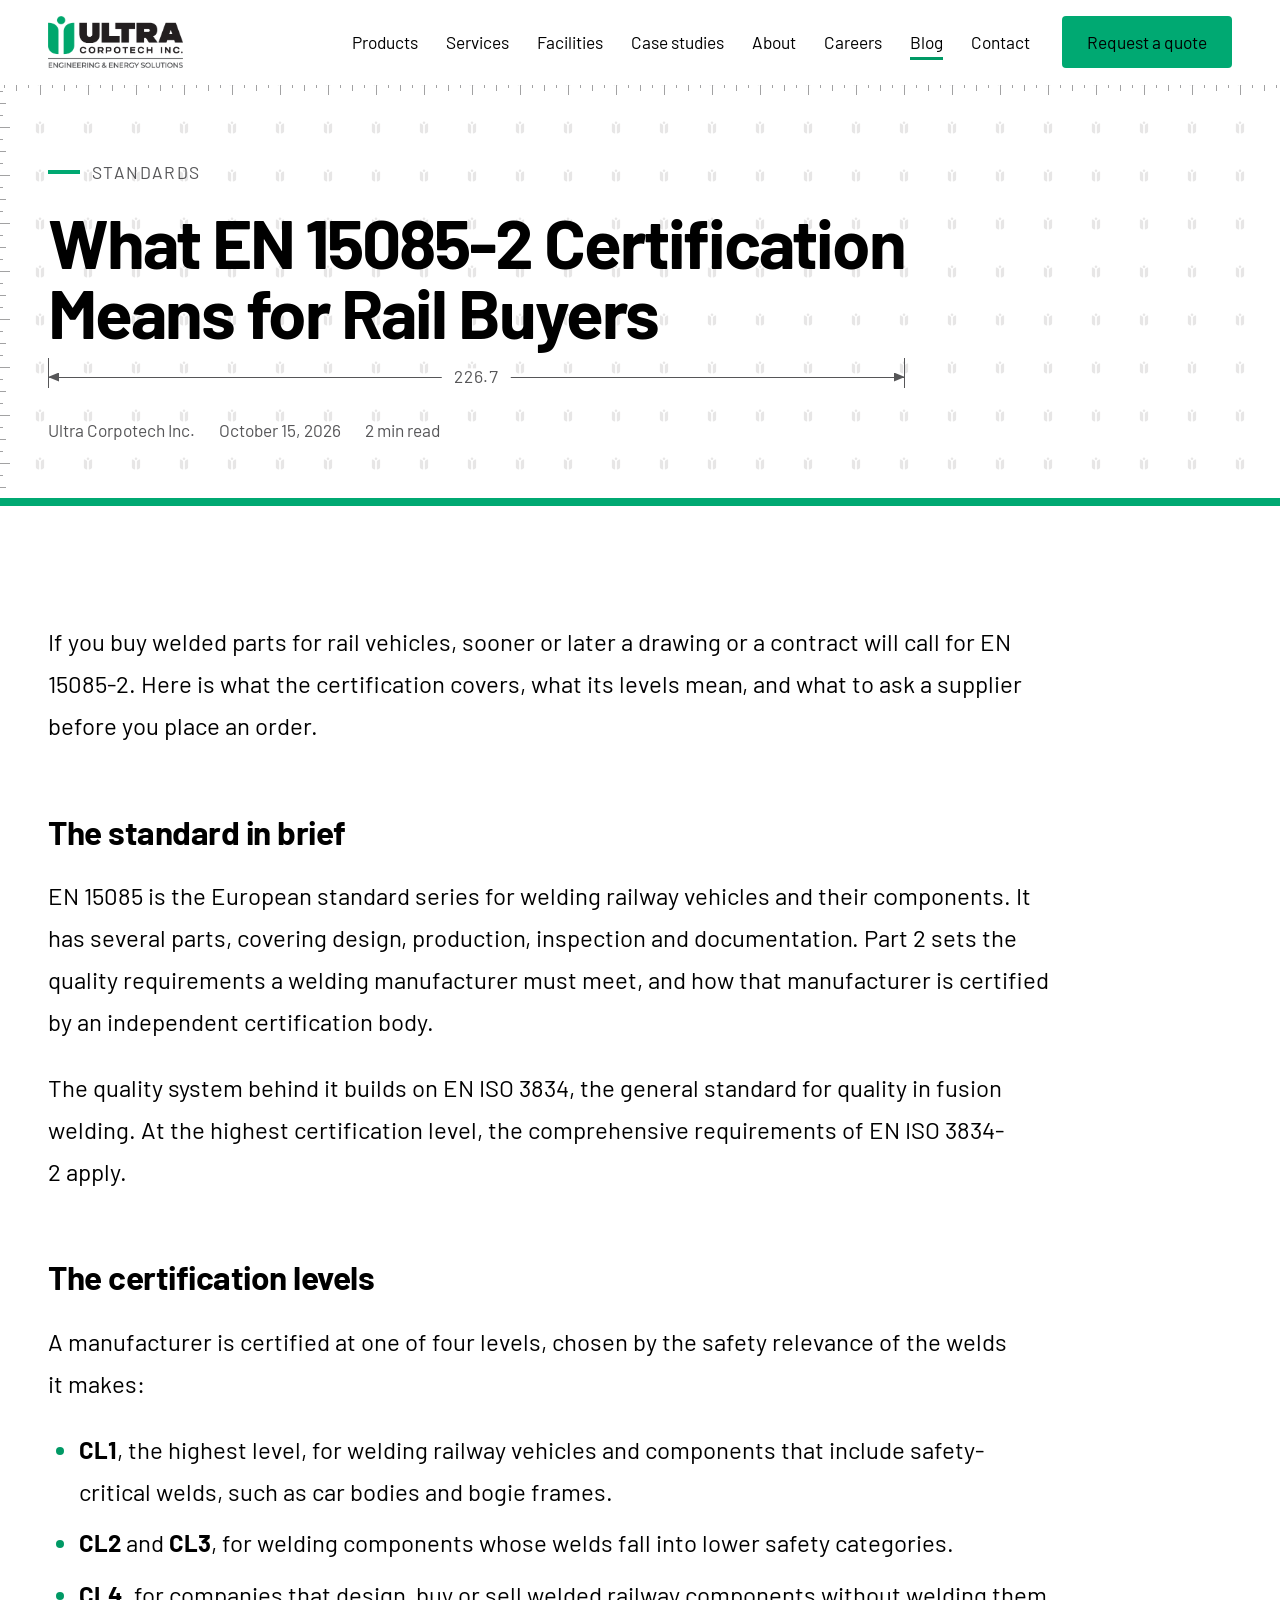
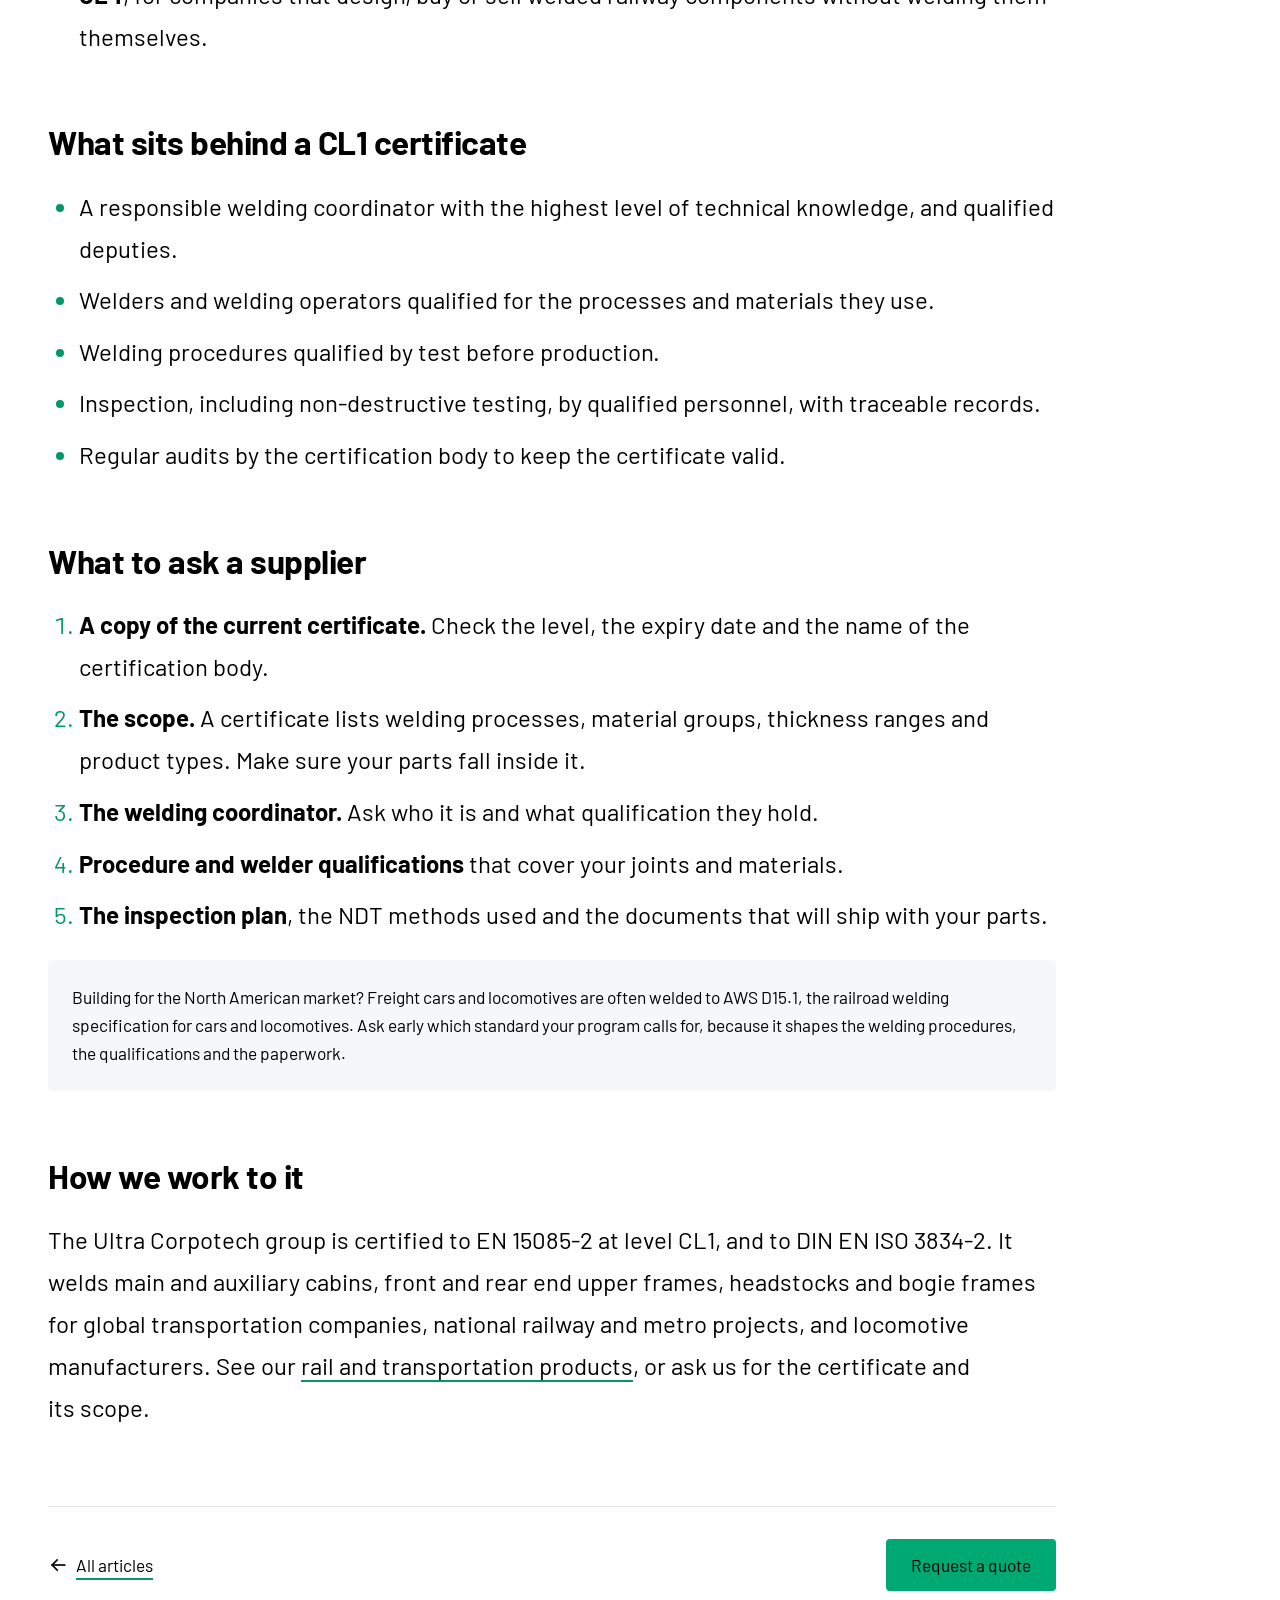
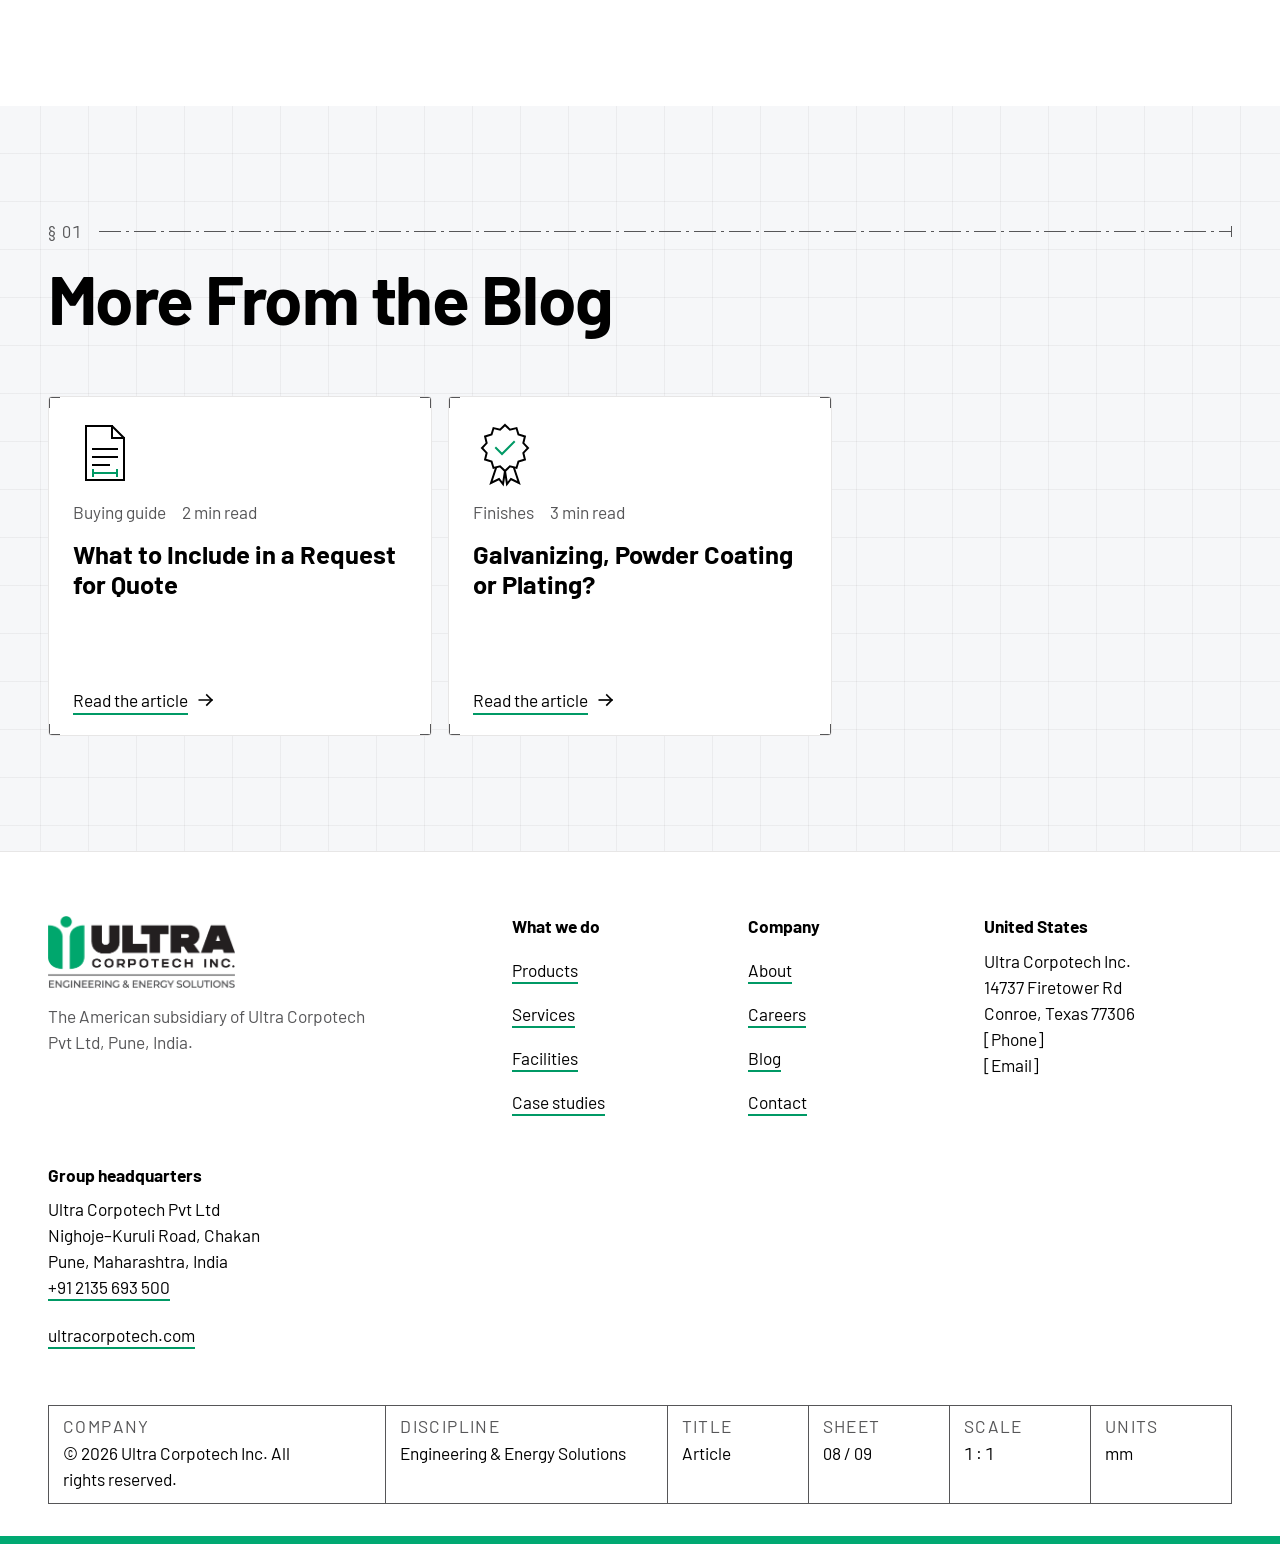
<file: blog-en-15085-2.html>
<!doctype html>
<html lang="en">
<head>
<meta charset="utf-8">
<meta name="viewport" content="width=device-width, initial-scale=1, viewport-fit=cover">
<title>What EN 15085-2 Certification Means for Rail Buyers | Ultra Corpotech Inc.</title>
<meta name="description" content="What EN 15085-2 certification covers, what the CL1 level means, and what to ask a supplier of welded rail components.">
<meta name="theme-color" content="#00a972">
<link rel="icon" type="image/png" href="assets/img/mark.png">
<link rel="preload" href="assets/fonts/barlow-700-latin.woff2" as="font" type="font/woff2" crossorigin>
<link rel="preload" href="assets/fonts/barlow-400-latin.woff2" as="font" type="font/woff2" crossorigin>
<link rel="stylesheet" href="assets/css/site.css">
<script>
  /* Motion bootstrap: runs before first paint, so the intro and the page curtain can cover the page.
     Motion is skipped when the visitor prefers reduced motion or an automated browser is capturing the page. */
  (function (d, w) {
    var r = d.documentElement;
    r.classList.add('js');
    if (navigator.webdriver || (w.matchMedia && w.matchMedia('(prefers-reduced-motion: reduce)').matches)) return;
    r.classList.add('motion');
    try {
      var c = w.sessionStorage.getItem('uci:curtain');
      if (c) {
        r.classList.add('is-entering');
        r.style.setProperty('--curtain-label', JSON.stringify(c));
      } else if (!w.sessionStorage.getItem('uci:intro')) {
        r.classList.add('is-intro');
      }
    } catch (e) {}
    w.setTimeout(function () {
      if (!w.UCI) r.classList.remove('motion', 'is-intro', 'is-entering');
    }, 4000);
  })(document, window);
</script>
<script src="assets/js/site.js" defer></script>
</head>
<body>
<a class="skip" href="#main">Skip to content</a>
<div class="intro" aria-hidden="true"><div class="intro-grid"></div><div class="intro-logo"><img class="brand-lockup" src="assets/img/lockup-large.png" alt="" width="1551" height="597"><img class="brand-mark" src="assets/img/mark-large.png" alt="" width="431" height="579"></div><div class="intro-bar"></div></div>
<div class="curtain" aria-hidden="true"><span class="curtain-label"></span></div>

<header class="site-header">
  <div class="wrap header-row">
    <a class="brand" href="index.html" aria-label="Ultra Corpotech Inc. home"><img class="brand-lockup" src="assets/img/lockup-large.png" alt="" width="1551" height="597"><img class="brand-mark" src="assets/img/mark-large.png" alt="" width="431" height="579"></a>
    <nav class="nav" aria-label="Main">
      <ul class="nav-list">
        <li><a class="nav-link" href="products.html">Products</a></li>
        <li><a class="nav-link" href="services.html">Services</a></li>
        <li><a class="nav-link" href="facilities.html">Facilities</a></li>
        <li><a class="nav-link" href="case-studies.html">Case studies</a></li>
        <li><a class="nav-link" href="about.html">About</a></li>
        <li><a class="nav-link" href="careers.html">Careers</a></li>
        <li><a class="nav-link" href="blog.html" aria-current="true">Blog</a></li>
        <li><a class="nav-link" href="contact.html">Contact</a></li>
      </ul>
      <span class="nav-indicator" aria-hidden="true"></span>
    </nav>
    <a class="btn btn-primary header-cta" href="contact.html" data-magnetic>Request a quote</a>
    <button class="menu-toggle" type="button" aria-expanded="false" aria-controls="menu"><span class="menu-toggle-label">Menu</span><span class="menu-toggle-icon" aria-hidden="true"><i></i><i></i></span></button>
  </div>
</header>

<div class="menu" id="menu">
  <div class="wrap">
    <nav aria-label="Menu">
      <ul class="menu-list">
        <li><a class="menu-link" href="index.html" style="--i: 0"><span>Home</span></a></li>
        <li><a class="menu-link" href="products.html" style="--i: 1"><span>Products</span></a></li>
        <li><a class="menu-link" href="services.html" style="--i: 2"><span>Services</span></a></li>
        <li><a class="menu-link" href="facilities.html" style="--i: 3"><span>Facilities</span></a></li>
        <li><a class="menu-link" href="case-studies.html" style="--i: 4"><span>Case studies</span></a></li>
        <li><a class="menu-link" href="about.html" style="--i: 5"><span>About</span></a></li>
        <li><a class="menu-link" href="careers.html" style="--i: 6"><span>Careers</span></a></li>
        <li><a class="menu-link" href="blog.html" aria-current="true" style="--i: 7"><span>Blog</span></a></li>
        <li><a class="menu-link" href="contact.html" style="--i: 8"><span>Contact</span></a></li>
      </ul>
    </nav>
  </div>
  <div class="wrap menu-foot">
    <a class="btn btn-primary btn-lg" href="contact.html">Request a quote</a>
    <span>Engineering &amp; Energy Solutions</span>
  </div>
</div>

<main id="main">
  <article aria-labelledby="page-title">
    <header class="article-head" data-hero>
      <canvas class="mark-field" data-mark-field aria-hidden="true"></canvas>
      <div class="wrap">
        <p class="eyebrow" data-reveal><span class="eyebrow-bar" aria-hidden="true"></span><span data-scramble>Standards</span></p>
        <h1 id="page-title" class="article-title" data-split style="--delay: 120ms">What EN 15085-2 Certification Means for Rail Buyers</h1>
        <p class="article-meta" data-reveal style="--delay: 420ms"><span>Ultra Corpotech Inc.</span><time datetime="2026-10-15">October 15, 2026</time><span>2 min read</span></p>
      </div>
      <div class="hero-rule" aria-hidden="true"></div>
    </header>

    <div class="band">
      <div class="wrap">
        <div class="prose">
          <p>If you buy welded parts for rail vehicles, sooner or later a drawing or a contract will call for EN 15085-2. Here is what the certification covers, what its levels mean, and what to ask a supplier before you place an order.</p>

          <h2>The standard in brief</h2>
          <p>EN 15085 is the European standard series for welding railway vehicles and their components. It has several parts, covering design, production, inspection and documentation. Part 2 sets the quality requirements a welding manufacturer must meet, and how that manufacturer is certified by an independent certification body.</p>
          <p>The quality system behind it builds on EN ISO 3834, the general standard for quality in fusion welding. At the highest certification level, the comprehensive requirements of EN ISO 3834-2 apply.</p>

          <h2>The certification levels</h2>
          <p>A manufacturer is certified at one of four levels, chosen by the safety relevance of the welds it makes:</p>
          <ul>
            <li><strong>CL1</strong>, the highest level, for welding railway vehicles and components that include safety-critical welds, such as car bodies and bogie frames.</li>
            <li><strong>CL2</strong> and <strong>CL3</strong>, for welding components whose welds fall into lower safety categories.</li>
            <li><strong>CL4</strong>, for companies that design, buy or sell welded railway components without welding them themselves.</li>
          </ul>

          <h2>What sits behind a CL1 certificate</h2>
          <ul>
            <li>A responsible welding coordinator with the highest level of technical knowledge, and qualified deputies.</li>
            <li>Welders and welding operators qualified for the processes and materials they use.</li>
            <li>Welding procedures qualified by test before production.</li>
            <li>Inspection, including non-destructive testing, by qualified personnel, with traceable records.</li>
            <li>Regular audits by the certification body to keep the certificate valid.</li>
          </ul>

          <h2>What to ask a supplier</h2>
          <ol>
            <li><strong>A copy of the current certificate.</strong> Check the level, the expiry date and the name of the certification body.</li>
            <li><strong>The scope.</strong> A certificate lists welding processes, material groups, thickness ranges and product types. Make sure your parts fall inside it.</li>
            <li><strong>The welding coordinator.</strong> Ask who it is and what qualification they hold.</li>
            <li><strong>Procedure and welder qualifications</strong> that cover your joints and materials.</li>
            <li><strong>The inspection plan</strong>, the NDT methods used and the documents that will ship with your parts.</li>
          </ol>

          <div class="callout">
            <p>Building for the North American market? Freight cars and locomotives are often welded to AWS D15.1, the railroad welding specification for cars and locomotives. Ask early which standard your program calls for, because it shapes the welding procedures, the qualifications and the paperwork.</p>
          </div>

          <h2>How we work to it</h2>
          <p>The Ultra Corpotech group is certified to EN 15085-2 at level CL1, and to DIN EN ISO 3834-2. It welds main and auxiliary cabins, front and rear end upper frames, headstocks and bogie frames for global transportation companies, national railway and metro projects, and locomotive manufacturers. See our <a href="products.html#rail-and-transportation">rail and transportation products</a>, or ask us for the certificate and its scope.</p>
        </div>

        <div class="article-foot">
          <a class="link-arrow link-back" href="blog.html"><svg aria-hidden="true" focusable="false" viewBox="0 0 24 24" fill="none" stroke="currentColor" stroke-width="2" stroke-linecap="square"><path d="M20 12H5"/><path d="M11 6l-6 6 6 6"/></svg>All articles</a>
          <a class="btn btn-primary" href="contact.html#rail-and-transportation" data-magnetic>Request a quote</a>
        </div>
      </div>
    </div>
  </article>

  <section class="band band-muted" aria-labelledby="more-title">
    <div class="wrap">
      <div class="section-head">
        <h2 id="more-title" class="h2" data-split>More From the Blog</h2>
      </div>
      <ul class="post-grid" data-stagger>
        <li>
          <a class="tile post-card" href="blog-rfq-checklist.html">
            <span class="tile-top"><span data-icon="rfq" aria-hidden="true"></span></span>
            <span class="post-meta"><span>Buying guide</span><span>2 min read</span></span>
            <span class="tile-name">What to Include in a Request for Quote</span>
            <span class="learn">Read the article<svg aria-hidden="true" focusable="false" viewBox="0 0 24 24" fill="none" stroke="currentColor" stroke-width="2" stroke-linecap="square"><path d="M4 12h15"/><path d="M13 6l6 6-6 6"/></svg></span>
          </a>
        </li>
        <li>
          <a class="tile post-card" href="blog-choosing-a-finish.html">
            <span class="tile-top"><span data-icon="quality" aria-hidden="true"></span></span>
            <span class="post-meta"><span>Finishes</span><span>3 min read</span></span>
            <span class="tile-name">Galvanizing, Powder Coating or Plating?</span>
            <span class="learn">Read the article<svg aria-hidden="true" focusable="false" viewBox="0 0 24 24" fill="none" stroke="currentColor" stroke-width="2" stroke-linecap="square"><path d="M4 12h15"/><path d="M13 6l6 6-6 6"/></svg></span>
          </a>
        </li>
      </ul>
    </div>
  </section>
</main>

<footer class="site-footer">
  <div class="wrap footer-grid">
    <div class="footer-brand">
      <a class="brand" href="index.html" aria-label="Ultra Corpotech Inc. home"><img class="brand-lockup" src="assets/img/lockup-large.png" alt="" width="1551" height="597" loading="lazy"><img class="brand-mark" src="assets/img/mark-large.png" alt="" width="431" height="579" loading="lazy"></a>
      <p>The American subsidiary of Ultra Corpotech Pvt Ltd, Pune, India.</p>
    </div>
    <nav class="footer-col is-links" aria-label="What we do">
      <h2>What we do</h2>
      <ul class="footer-links">
        <li><a class="link" href="products.html">Products</a></li>
        <li><a class="link" href="services.html">Services</a></li>
        <li><a class="link" href="facilities.html">Facilities</a></li>
        <li><a class="link" href="case-studies.html">Case studies</a></li>
      </ul>
    </nav>
    <nav class="footer-col is-links" aria-label="Company">
      <h2>Company</h2>
      <ul class="footer-links">
        <li><a class="link" href="about.html">About</a></li>
        <li><a class="link" href="careers.html">Careers</a></li>
        <li><a class="link" href="blog.html">Blog</a></li>
        <li><a class="link" href="contact.html">Contact</a></li>
      </ul>
    </nav>
    <div class="footer-col">
      <h2>United States</h2>
      <address>Ultra Corpotech Inc.<br>14737 Firetower Rd<br>Conroe, Texas 77306<br>[Phone]<br>[Email]</address>
    </div>
    <div class="footer-col">
      <h2>Group headquarters</h2>
      <address>Ultra Corpotech Pvt Ltd<br>Nighoje–Kuruli Road, Chakan<br>Pune, Maharashtra, India<br><a class="link" href="tel:+912135693500">+91 2135 693 500</a></address>
      <a class="link" href="https://ultracorpotech.com/">ultracorpotech.com</a>
    </div>
  </div>
  <div class="wrap">
    <div class="footer-base">
      <p>© 2026 Ultra Corpotech Inc. All rights reserved.</p>
      <p>Engineering &amp; Energy Solutions</p>
    </div>
  </div>
  <div class="foot-bar" aria-hidden="true"></div>
</footer>
</body>
</html>
</file>
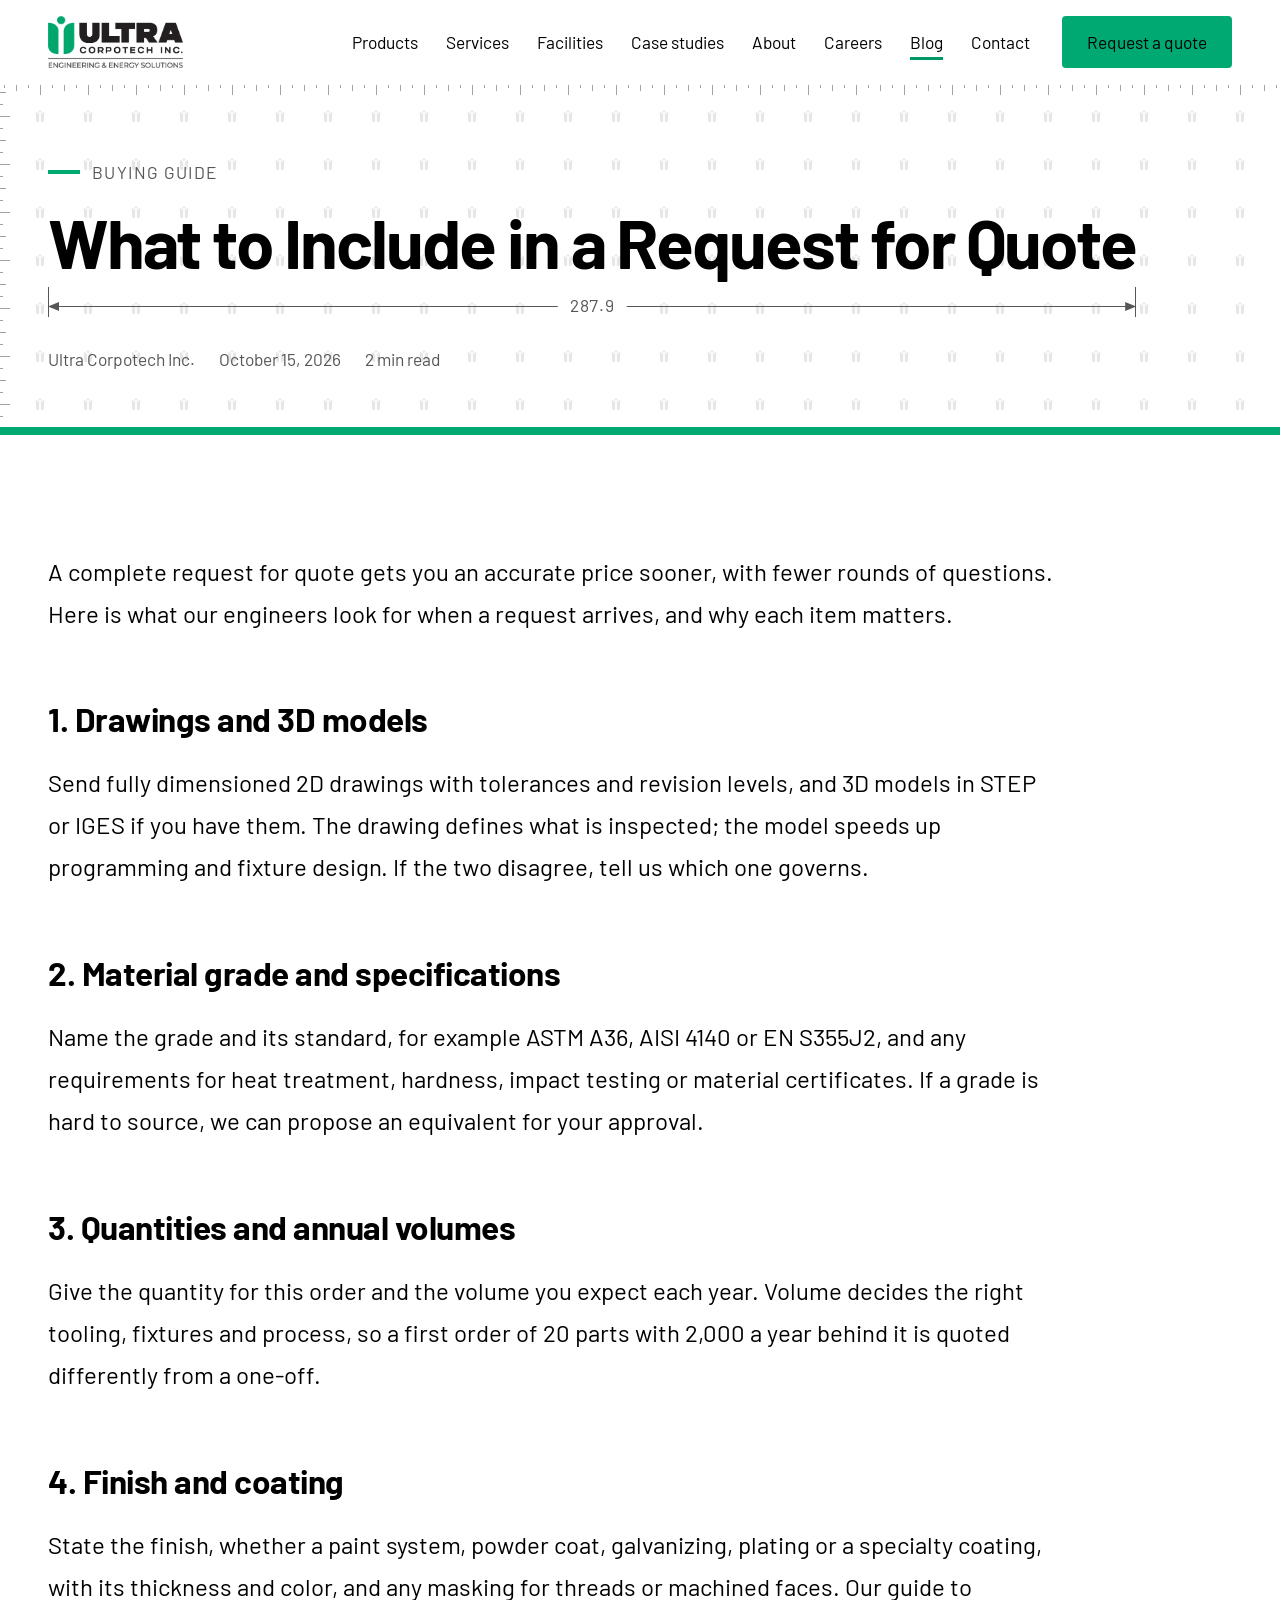
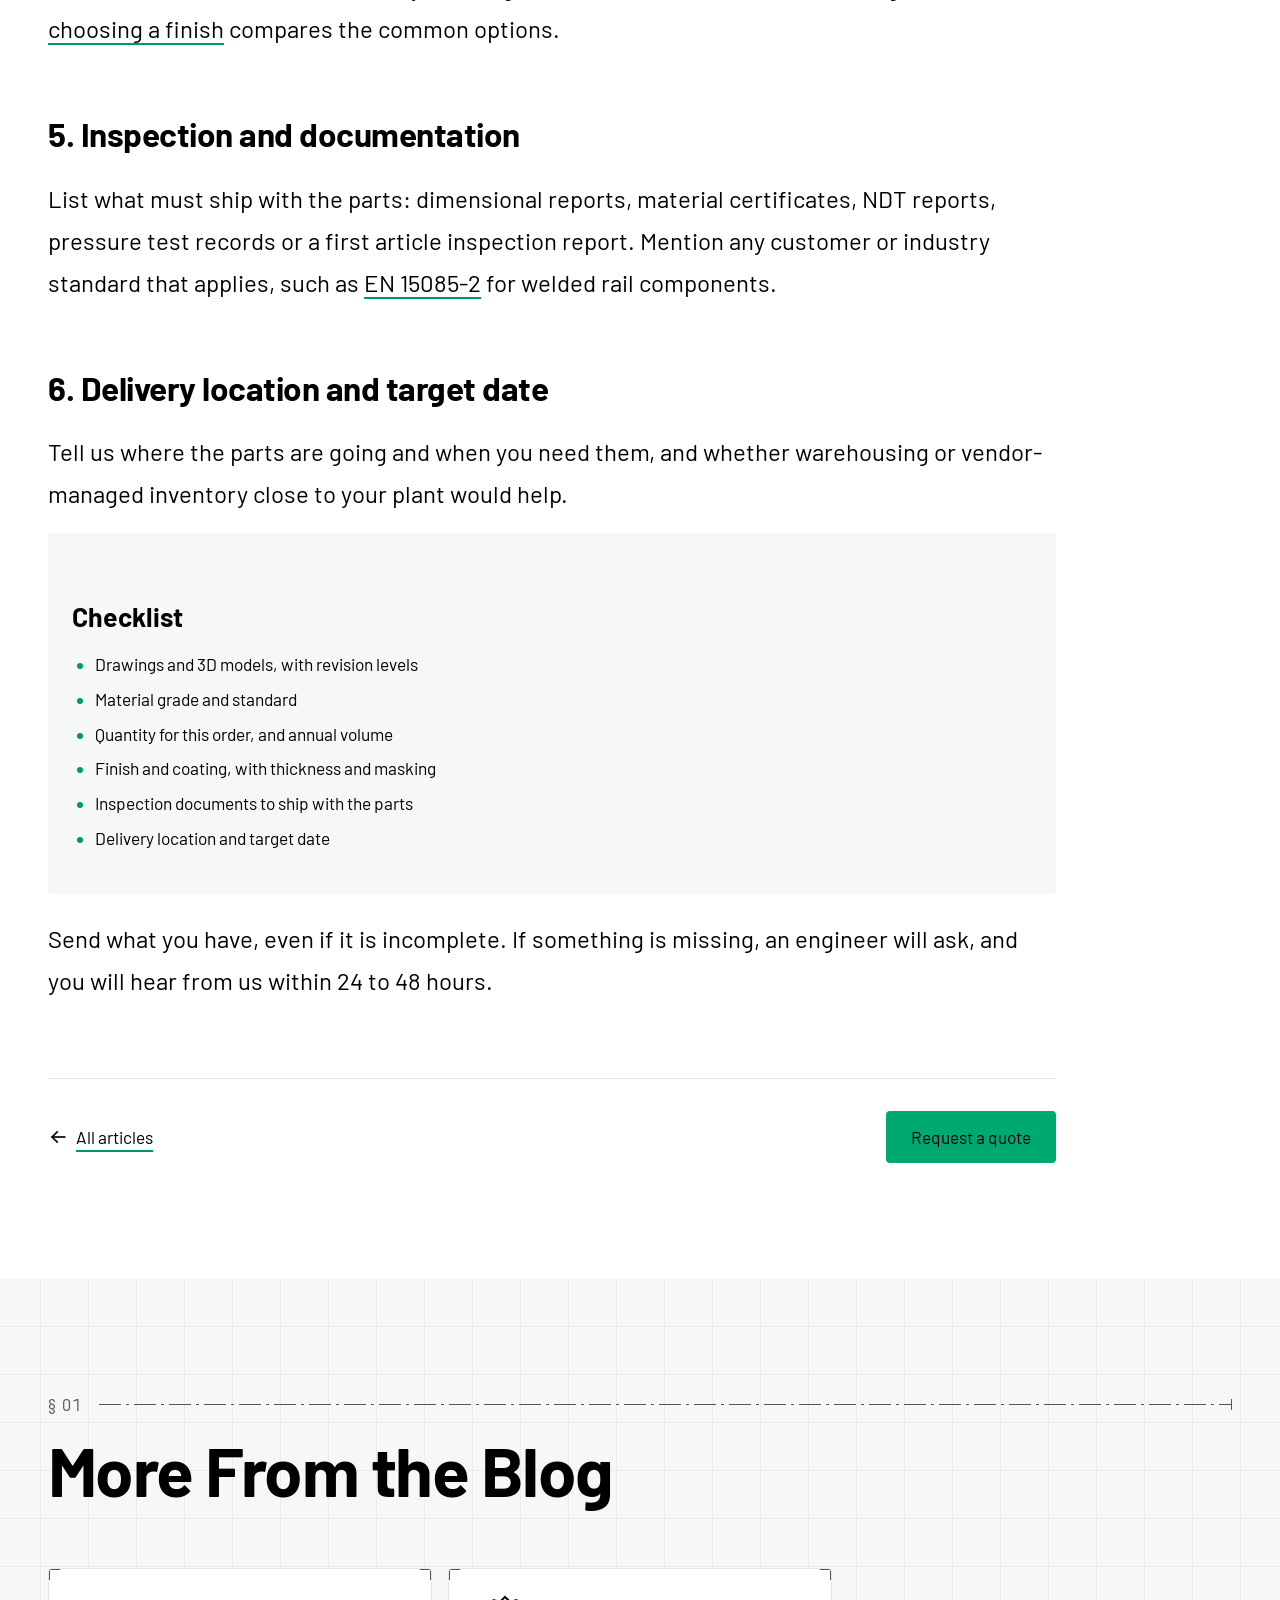
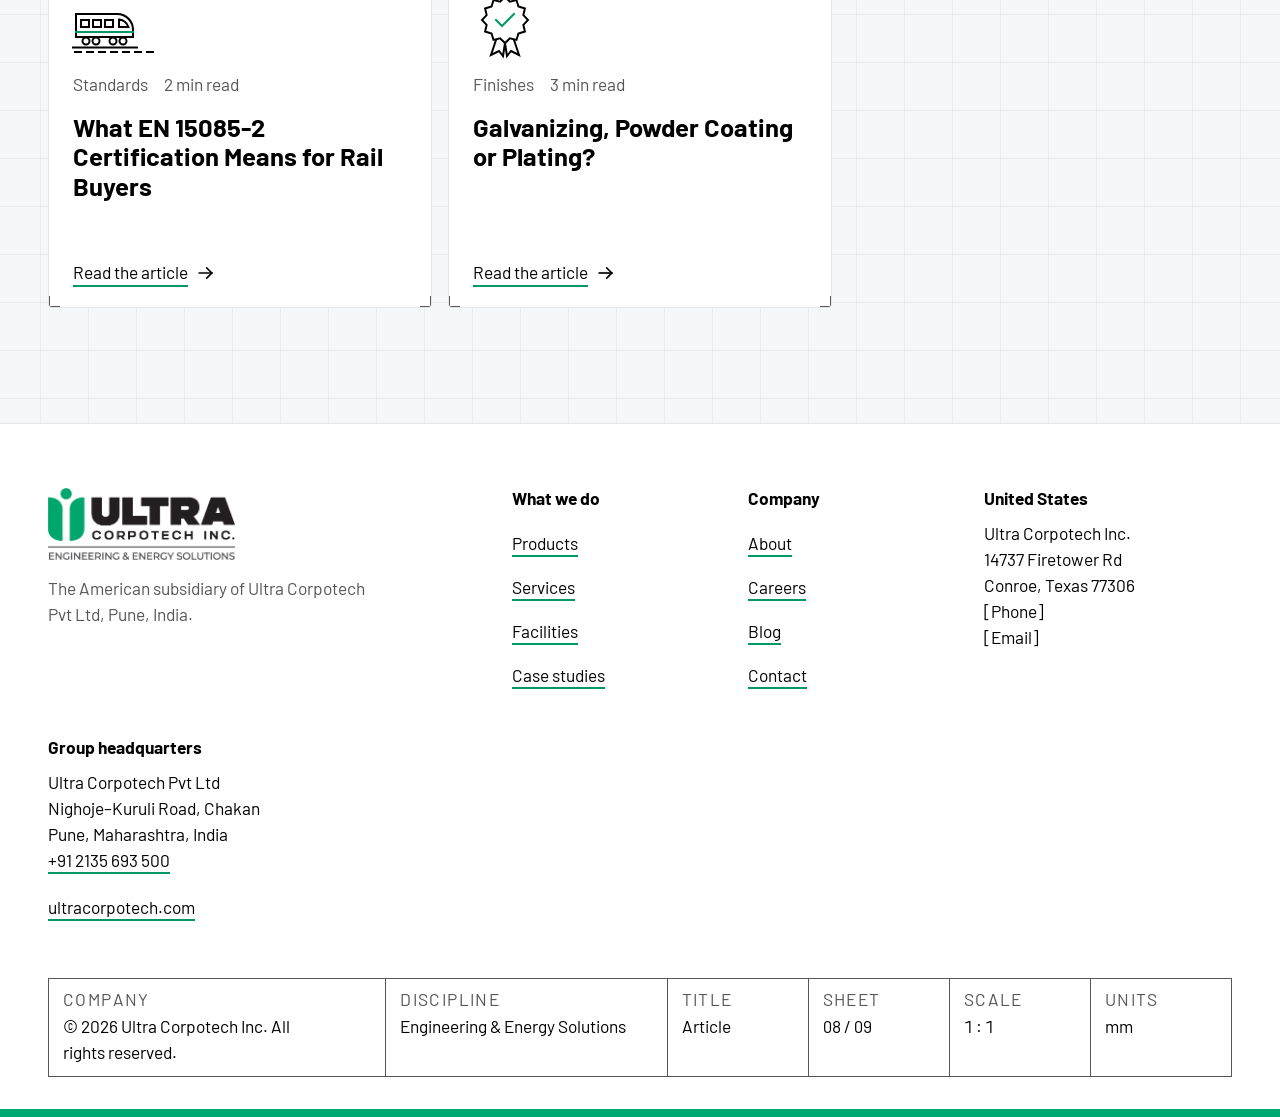
<file: blog-rfq-checklist.html>
<!doctype html>
<html lang="en">
<head>
<meta charset="utf-8">
<meta name="viewport" content="width=device-width, initial-scale=1, viewport-fit=cover">
<title>What to Include in a Request for Quote | Ultra Corpotech Inc.</title>
<meta name="description" content="A checklist for requests for quote on machined and fabricated parts: what to send so a supplier can quote fast and quote right.">
<meta name="theme-color" content="#00a972">
<link rel="icon" type="image/png" href="assets/img/mark.png">
<link rel="preload" href="assets/fonts/barlow-700-latin.woff2" as="font" type="font/woff2" crossorigin>
<link rel="preload" href="assets/fonts/barlow-400-latin.woff2" as="font" type="font/woff2" crossorigin>
<link rel="stylesheet" href="assets/css/site.css">
<script>
  /* Motion bootstrap: runs before first paint, so the intro and the page curtain can cover the page.
     Motion is skipped when the visitor prefers reduced motion or an automated browser is capturing the page. */
  (function (d, w) {
    var r = d.documentElement;
    r.classList.add('js');
    if (navigator.webdriver || (w.matchMedia && w.matchMedia('(prefers-reduced-motion: reduce)').matches)) return;
    r.classList.add('motion');
    try {
      var c = w.sessionStorage.getItem('uci:curtain');
      if (c) {
        r.classList.add('is-entering');
        r.style.setProperty('--curtain-label', JSON.stringify(c));
      } else if (!w.sessionStorage.getItem('uci:intro')) {
        r.classList.add('is-intro');
      }
    } catch (e) {}
    w.setTimeout(function () {
      if (!w.UCI) r.classList.remove('motion', 'is-intro', 'is-entering');
    }, 4000);
  })(document, window);
</script>
<script src="assets/js/site.js" defer></script>
</head>
<body>
<a class="skip" href="#main">Skip to content</a>
<div class="intro" aria-hidden="true"><div class="intro-grid"></div><div class="intro-logo"><img class="brand-lockup" src="assets/img/lockup-large.png" alt="" width="1551" height="597"><img class="brand-mark" src="assets/img/mark-large.png" alt="" width="431" height="579"></div><div class="intro-bar"></div></div>
<div class="curtain" aria-hidden="true"><span class="curtain-label"></span></div>

<header class="site-header">
  <div class="wrap header-row">
    <a class="brand" href="index.html" aria-label="Ultra Corpotech Inc. home"><img class="brand-lockup" src="assets/img/lockup-large.png" alt="" width="1551" height="597"><img class="brand-mark" src="assets/img/mark-large.png" alt="" width="431" height="579"></a>
    <nav class="nav" aria-label="Main">
      <ul class="nav-list">
        <li><a class="nav-link" href="products.html">Products</a></li>
        <li><a class="nav-link" href="services.html">Services</a></li>
        <li><a class="nav-link" href="facilities.html">Facilities</a></li>
        <li><a class="nav-link" href="case-studies.html">Case studies</a></li>
        <li><a class="nav-link" href="about.html">About</a></li>
        <li><a class="nav-link" href="careers.html">Careers</a></li>
        <li><a class="nav-link" href="blog.html" aria-current="true">Blog</a></li>
        <li><a class="nav-link" href="contact.html">Contact</a></li>
      </ul>
      <span class="nav-indicator" aria-hidden="true"></span>
    </nav>
    <a class="btn btn-primary header-cta" href="contact.html" data-magnetic>Request a quote</a>
    <button class="menu-toggle" type="button" aria-expanded="false" aria-controls="menu"><span class="menu-toggle-label">Menu</span><span class="menu-toggle-icon" aria-hidden="true"><i></i><i></i></span></button>
  </div>
</header>

<div class="menu" id="menu">
  <div class="wrap">
    <nav aria-label="Menu">
      <ul class="menu-list">
        <li><a class="menu-link" href="index.html" style="--i: 0"><span>Home</span></a></li>
        <li><a class="menu-link" href="products.html" style="--i: 1"><span>Products</span></a></li>
        <li><a class="menu-link" href="services.html" style="--i: 2"><span>Services</span></a></li>
        <li><a class="menu-link" href="facilities.html" style="--i: 3"><span>Facilities</span></a></li>
        <li><a class="menu-link" href="case-studies.html" style="--i: 4"><span>Case studies</span></a></li>
        <li><a class="menu-link" href="about.html" style="--i: 5"><span>About</span></a></li>
        <li><a class="menu-link" href="careers.html" style="--i: 6"><span>Careers</span></a></li>
        <li><a class="menu-link" href="blog.html" aria-current="true" style="--i: 7"><span>Blog</span></a></li>
        <li><a class="menu-link" href="contact.html" style="--i: 8"><span>Contact</span></a></li>
      </ul>
    </nav>
  </div>
  <div class="wrap menu-foot">
    <a class="btn btn-primary btn-lg" href="contact.html">Request a quote</a>
    <span>Engineering &amp; Energy Solutions</span>
  </div>
</div>

<main id="main">
  <article aria-labelledby="page-title">
    <header class="article-head" data-hero>
      <canvas class="mark-field" data-mark-field aria-hidden="true"></canvas>
      <div class="wrap">
        <p class="eyebrow" data-reveal><span class="eyebrow-bar" aria-hidden="true"></span><span data-scramble>Buying guide</span></p>
        <h1 id="page-title" class="article-title" data-split style="--delay: 120ms">What to Include in a Request for Quote</h1>
        <p class="article-meta" data-reveal style="--delay: 420ms"><span>Ultra Corpotech Inc.</span><time datetime="2026-10-15">October 15, 2026</time><span>2 min read</span></p>
      </div>
      <div class="hero-rule" aria-hidden="true"></div>
    </header>

    <div class="band">
      <div class="wrap">
        <div class="prose">
          <p>A complete request for quote gets you an accurate price sooner, with fewer rounds of questions. Here is what our engineers look for when a request arrives, and why each item matters.</p>

          <h2>1. Drawings and 3D models</h2>
          <p>Send fully dimensioned 2D drawings with tolerances and revision levels, and 3D models in STEP or IGES if you have them. The drawing defines what is inspected; the model speeds up programming and fixture design. If the two disagree, tell us which one governs.</p>

          <h2>2. Material grade and specifications</h2>
          <p>Name the grade and its standard, for example ASTM A36, AISI 4140 or EN S355J2, and any requirements for heat treatment, hardness, impact testing or material certificates. If a grade is hard to source, we can propose an equivalent for your approval.</p>

          <h2>3. Quantities and annual volumes</h2>
          <p>Give the quantity for this order and the volume you expect each year. Volume decides the right tooling, fixtures and process, so a first order of 20 parts with 2,000 a year behind it is quoted differently from a one-off.</p>

          <h2>4. Finish and coating</h2>
          <p>State the finish, whether a paint system, powder coat, galvanizing, plating or a specialty coating, with its thickness and color, and any masking for threads or machined faces. Our guide to <a href="blog-choosing-a-finish.html">choosing a finish</a> compares the common options.</p>

          <h2>5. Inspection and documentation</h2>
          <p>List what must ship with the parts: dimensional reports, material certificates, NDT reports, pressure test records or a first article inspection report. Mention any customer or industry standard that applies, such as <a href="blog-en-15085-2.html">EN 15085-2</a> for welded rail components.</p>

          <h2>6. Delivery location and target date</h2>
          <p>Tell us where the parts are going and when you need them, and whether warehousing or vendor-managed inventory close to your plant would help.</p>

          <div class="callout">
            <h3>Checklist</h3>
            <ul>
              <li>Drawings and 3D models, with revision levels</li>
              <li>Material grade and standard</li>
              <li>Quantity for this order, and annual volume</li>
              <li>Finish and coating, with thickness and masking</li>
              <li>Inspection documents to ship with the parts</li>
              <li>Delivery location and target date</li>
            </ul>
          </div>

          <p>Send what you have, even if it is incomplete. If something is missing, an engineer will ask, and you will hear from us within 24 to 48 hours.</p>
        </div>

        <div class="article-foot">
          <a class="link-arrow link-back" href="blog.html"><svg aria-hidden="true" focusable="false" viewBox="0 0 24 24" fill="none" stroke="currentColor" stroke-width="2" stroke-linecap="square"><path d="M20 12H5"/><path d="M11 6l-6 6 6 6"/></svg>All articles</a>
          <a class="btn btn-primary" href="contact.html" data-magnetic>Request a quote</a>
        </div>
      </div>
    </div>
  </article>

  <section class="band band-muted" aria-labelledby="more-title">
    <div class="wrap">
      <div class="section-head">
        <h2 id="more-title" class="h2" data-split>More From the Blog</h2>
      </div>
      <ul class="post-grid" data-stagger>
        <li>
          <a class="tile post-card" href="blog-en-15085-2.html">
            <span class="tile-top"><span data-icon="metro" aria-hidden="true"></span></span>
            <span class="post-meta"><span>Standards</span><span>2 min read</span></span>
            <span class="tile-name">What EN 15085-2 Certification Means for Rail Buyers</span>
            <span class="learn">Read the article<svg aria-hidden="true" focusable="false" viewBox="0 0 24 24" fill="none" stroke="currentColor" stroke-width="2" stroke-linecap="square"><path d="M4 12h15"/><path d="M13 6l6 6-6 6"/></svg></span>
          </a>
        </li>
        <li>
          <a class="tile post-card" href="blog-choosing-a-finish.html">
            <span class="tile-top"><span data-icon="quality" aria-hidden="true"></span></span>
            <span class="post-meta"><span>Finishes</span><span>3 min read</span></span>
            <span class="tile-name">Galvanizing, Powder Coating or Plating?</span>
            <span class="learn">Read the article<svg aria-hidden="true" focusable="false" viewBox="0 0 24 24" fill="none" stroke="currentColor" stroke-width="2" stroke-linecap="square"><path d="M4 12h15"/><path d="M13 6l6 6-6 6"/></svg></span>
          </a>
        </li>
      </ul>
    </div>
  </section>
</main>

<footer class="site-footer">
  <div class="wrap footer-grid">
    <div class="footer-brand">
      <a class="brand" href="index.html" aria-label="Ultra Corpotech Inc. home"><img class="brand-lockup" src="assets/img/lockup-large.png" alt="" width="1551" height="597" loading="lazy"><img class="brand-mark" src="assets/img/mark-large.png" alt="" width="431" height="579" loading="lazy"></a>
      <p>The American subsidiary of Ultra Corpotech Pvt Ltd, Pune, India.</p>
    </div>
    <nav class="footer-col is-links" aria-label="What we do">
      <h2>What we do</h2>
      <ul class="footer-links">
        <li><a class="link" href="products.html">Products</a></li>
        <li><a class="link" href="services.html">Services</a></li>
        <li><a class="link" href="facilities.html">Facilities</a></li>
        <li><a class="link" href="case-studies.html">Case studies</a></li>
      </ul>
    </nav>
    <nav class="footer-col is-links" aria-label="Company">
      <h2>Company</h2>
      <ul class="footer-links">
        <li><a class="link" href="about.html">About</a></li>
        <li><a class="link" href="careers.html">Careers</a></li>
        <li><a class="link" href="blog.html">Blog</a></li>
        <li><a class="link" href="contact.html">Contact</a></li>
      </ul>
    </nav>
    <div class="footer-col">
      <h2>United States</h2>
      <address>Ultra Corpotech Inc.<br>14737 Firetower Rd<br>Conroe, Texas 77306<br>[Phone]<br>[Email]</address>
    </div>
    <div class="footer-col">
      <h2>Group headquarters</h2>
      <address>Ultra Corpotech Pvt Ltd<br>Nighoje–Kuruli Road, Chakan<br>Pune, Maharashtra, India<br><a class="link" href="tel:+912135693500">+91 2135 693 500</a></address>
      <a class="link" href="https://ultracorpotech.com/">ultracorpotech.com</a>
    </div>
  </div>
  <div class="wrap">
    <div class="footer-base">
      <p>© 2026 Ultra Corpotech Inc. All rights reserved.</p>
      <p>Engineering &amp; Energy Solutions</p>
    </div>
  </div>
  <div class="foot-bar" aria-hidden="true"></div>
</footer>
</body>
</html>
</file>
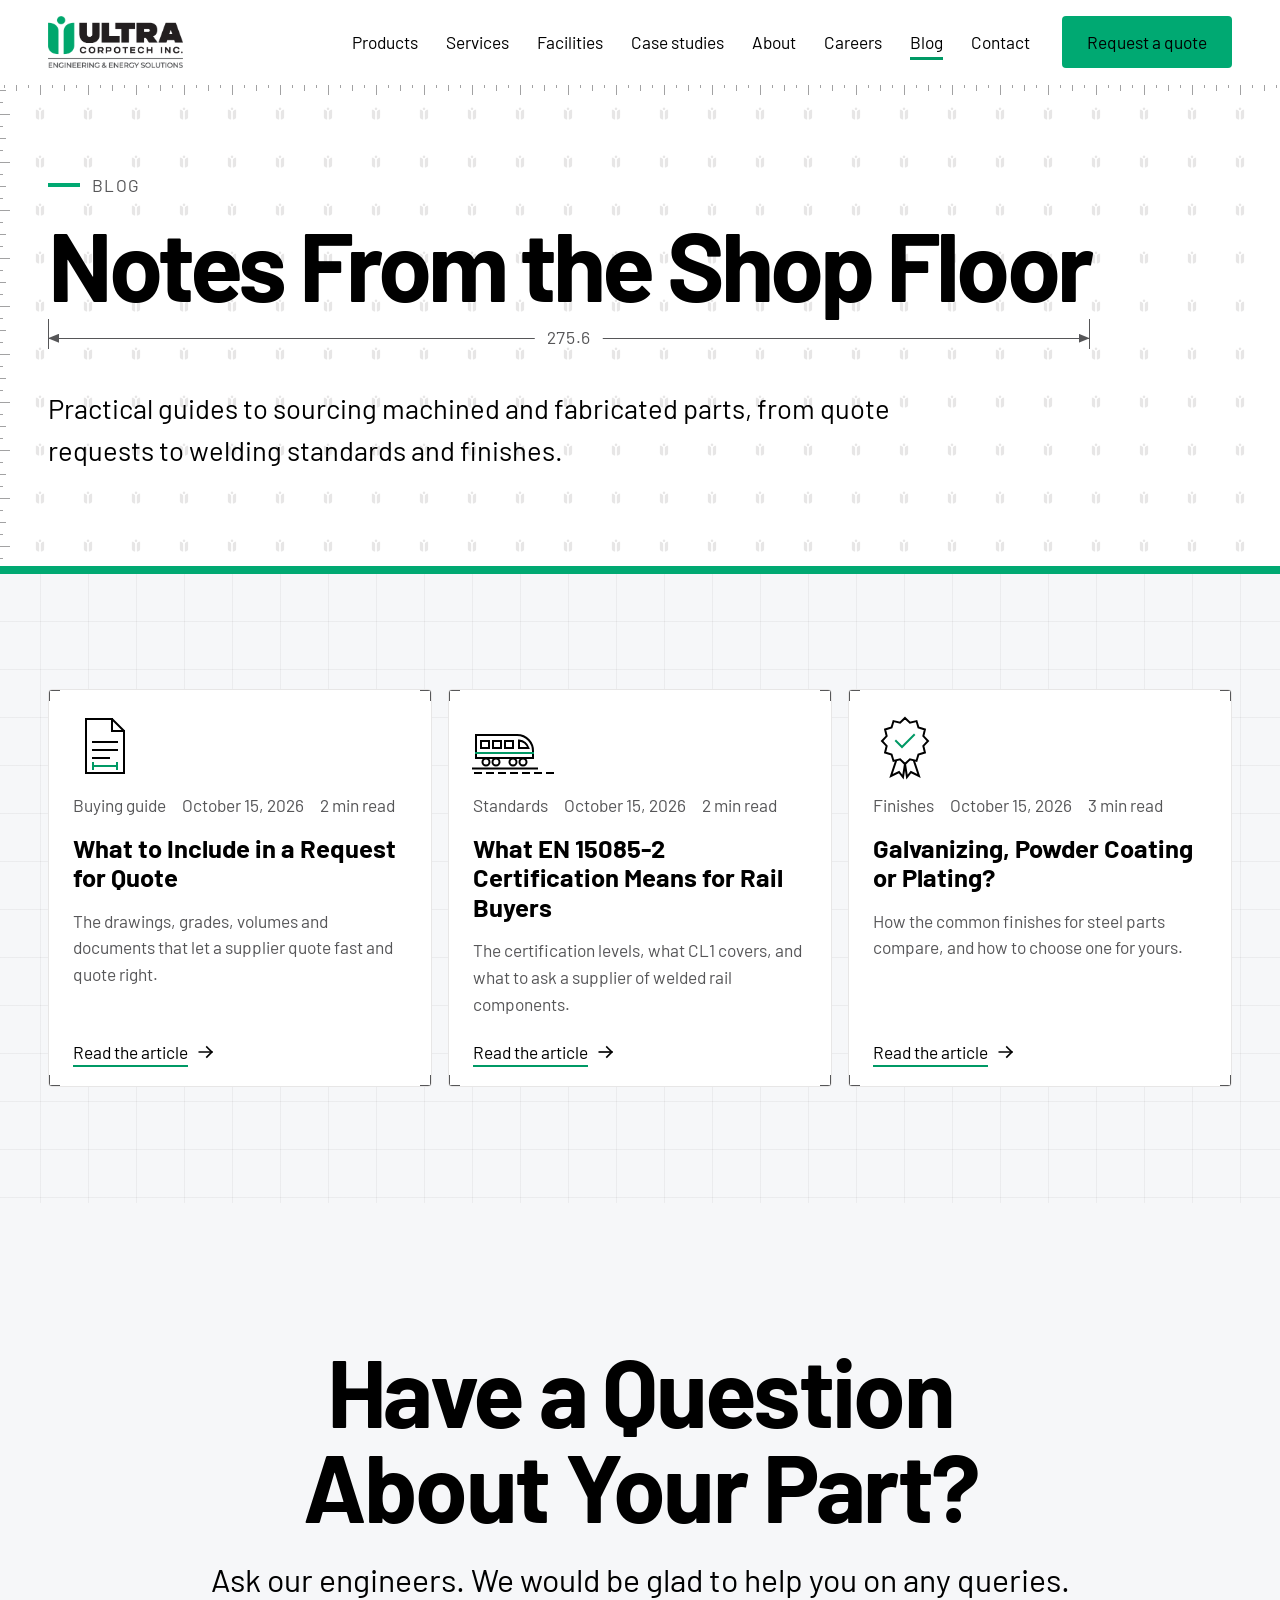
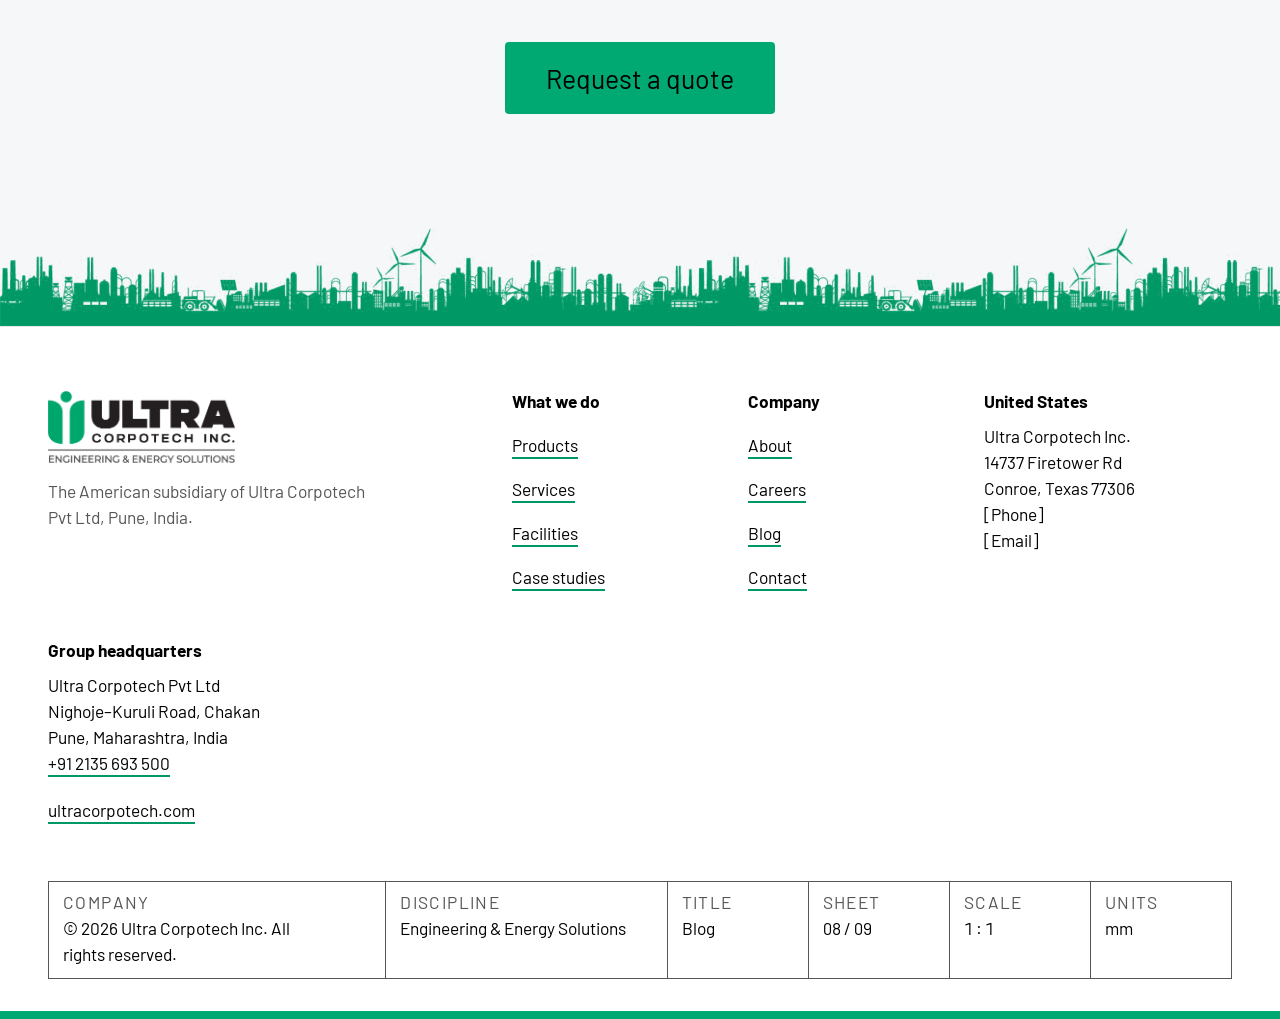
<file: blog.html>
<!doctype html>
<html lang="en">
<head>
<meta charset="utf-8">
<meta name="viewport" content="width=device-width, initial-scale=1, viewport-fit=cover">
<title>Blog | Ultra Corpotech Inc.</title>
<meta name="description" content="Practical notes on sourcing fabricated and machined parts: quote requests, welding standards and choosing a finish.">
<meta name="theme-color" content="#00a972">
<link rel="icon" type="image/png" href="assets/img/mark.png">
<link rel="preload" href="assets/fonts/barlow-700-latin.woff2" as="font" type="font/woff2" crossorigin>
<link rel="preload" href="assets/fonts/barlow-400-latin.woff2" as="font" type="font/woff2" crossorigin>
<link rel="stylesheet" href="assets/css/site.css">
<script>
  /* Motion bootstrap: runs before first paint, so the intro and the page curtain can cover the page.
     Motion is skipped when the visitor prefers reduced motion or an automated browser is capturing the page. */
  (function (d, w) {
    var r = d.documentElement;
    r.classList.add('js');
    if (navigator.webdriver || (w.matchMedia && w.matchMedia('(prefers-reduced-motion: reduce)').matches)) return;
    r.classList.add('motion');
    try {
      var c = w.sessionStorage.getItem('uci:curtain');
      if (c) {
        r.classList.add('is-entering');
        r.style.setProperty('--curtain-label', JSON.stringify(c));
      } else if (!w.sessionStorage.getItem('uci:intro')) {
        r.classList.add('is-intro');
      }
    } catch (e) {}
    w.setTimeout(function () {
      if (!w.UCI) r.classList.remove('motion', 'is-intro', 'is-entering');
    }, 4000);
  })(document, window);
</script>
<script src="assets/js/site.js" defer></script>
</head>
<body>
<a class="skip" href="#main">Skip to content</a>
<div class="intro" aria-hidden="true"><div class="intro-grid"></div><div class="intro-logo"><img class="brand-lockup" src="assets/img/lockup-large.png" alt="" width="1551" height="597"><img class="brand-mark" src="assets/img/mark-large.png" alt="" width="431" height="579"></div><div class="intro-bar"></div></div>
<div class="curtain" aria-hidden="true"><span class="curtain-label"></span></div>

<header class="site-header">
  <div class="wrap header-row">
    <a class="brand" href="index.html" aria-label="Ultra Corpotech Inc. home"><img class="brand-lockup" src="assets/img/lockup-large.png" alt="" width="1551" height="597"><img class="brand-mark" src="assets/img/mark-large.png" alt="" width="431" height="579"></a>
    <nav class="nav" aria-label="Main">
      <ul class="nav-list">
        <li><a class="nav-link" href="products.html">Products</a></li>
        <li><a class="nav-link" href="services.html">Services</a></li>
        <li><a class="nav-link" href="facilities.html">Facilities</a></li>
        <li><a class="nav-link" href="case-studies.html">Case studies</a></li>
        <li><a class="nav-link" href="about.html">About</a></li>
        <li><a class="nav-link" href="careers.html">Careers</a></li>
        <li><a class="nav-link" href="blog.html" aria-current="page">Blog</a></li>
        <li><a class="nav-link" href="contact.html">Contact</a></li>
      </ul>
      <span class="nav-indicator" aria-hidden="true"></span>
    </nav>
    <a class="btn btn-primary header-cta" href="contact.html" data-magnetic>Request a quote</a>
    <button class="menu-toggle" type="button" aria-expanded="false" aria-controls="menu"><span class="menu-toggle-label">Menu</span><span class="menu-toggle-icon" aria-hidden="true"><i></i><i></i></span></button>
  </div>
</header>

<div class="menu" id="menu">
  <div class="wrap">
    <nav aria-label="Menu">
      <ul class="menu-list">
        <li><a class="menu-link" href="index.html" style="--i: 0"><span>Home</span></a></li>
        <li><a class="menu-link" href="products.html" style="--i: 1"><span>Products</span></a></li>
        <li><a class="menu-link" href="services.html" style="--i: 2"><span>Services</span></a></li>
        <li><a class="menu-link" href="facilities.html" style="--i: 3"><span>Facilities</span></a></li>
        <li><a class="menu-link" href="case-studies.html" style="--i: 4"><span>Case studies</span></a></li>
        <li><a class="menu-link" href="about.html" style="--i: 5"><span>About</span></a></li>
        <li><a class="menu-link" href="careers.html" style="--i: 6"><span>Careers</span></a></li>
        <li><a class="menu-link" href="blog.html" aria-current="page" style="--i: 7"><span>Blog</span></a></li>
        <li><a class="menu-link" href="contact.html" style="--i: 8"><span>Contact</span></a></li>
      </ul>
    </nav>
  </div>
  <div class="wrap menu-foot">
    <a class="btn btn-primary btn-lg" href="contact.html">Request a quote</a>
    <span>Engineering &amp; Energy Solutions</span>
  </div>
</div>

<main id="main">
  <section class="page-hero" aria-labelledby="page-title" data-hero>
    <canvas class="mark-field" data-mark-field aria-hidden="true"></canvas>
    <div class="wrap page-hero-inner">
      <div>
        <p class="eyebrow" data-reveal><span class="eyebrow-bar" aria-hidden="true"></span><span data-scramble>Blog</span></p>
        <h1 id="page-title" class="page-title is-long" data-split style="--delay: 120ms">Notes From the Shop Floor</h1>
        <p class="lead" data-reveal style="--delay: 460ms">Practical guides to sourcing machined and fabricated parts, from quote requests to welding standards and finishes.</p>
      </div>
    </div>
    <div class="hero-rule" aria-hidden="true"></div>
  </section>

  <section class="band band-muted" aria-labelledby="posts-title">
    <div class="wrap">
      <h2 id="posts-title" class="sr-only">Articles</h2>
      <ul class="post-grid" data-stagger>
        <li>
          <a class="tile post-card" href="blog-rfq-checklist.html">
            <span class="tile-top"><span data-icon="rfq" aria-hidden="true"></span></span>
            <span class="post-meta"><span>Buying guide</span><time datetime="2026-10-15">October 15, 2026</time><span>2 min read</span></span>
            <span class="tile-name">What to Include in a Request for Quote</span>
            <span class="post-excerpt">The drawings, grades, volumes and documents that let a supplier quote fast and quote right.</span>
            <span class="learn">Read the article<svg aria-hidden="true" focusable="false" viewBox="0 0 24 24" fill="none" stroke="currentColor" stroke-width="2" stroke-linecap="square"><path d="M4 12h15"/><path d="M13 6l6 6-6 6"/></svg></span>
          </a>
        </li>
        <li>
          <a class="tile post-card" href="blog-en-15085-2.html">
            <span class="tile-top"><span data-icon="metro" aria-hidden="true"></span></span>
            <span class="post-meta"><span>Standards</span><time datetime="2026-10-15">October 15, 2026</time><span>2 min read</span></span>
            <span class="tile-name">What EN 15085-2 Certification Means for Rail Buyers</span>
            <span class="post-excerpt">The certification levels, what CL1 covers, and what to ask a supplier of welded rail components.</span>
            <span class="learn">Read the article<svg aria-hidden="true" focusable="false" viewBox="0 0 24 24" fill="none" stroke="currentColor" stroke-width="2" stroke-linecap="square"><path d="M4 12h15"/><path d="M13 6l6 6-6 6"/></svg></span>
          </a>
        </li>
        <li>
          <a class="tile post-card" href="blog-choosing-a-finish.html">
            <span class="tile-top"><span data-icon="quality" aria-hidden="true"></span></span>
            <span class="post-meta"><span>Finishes</span><time datetime="2026-10-15">October 15, 2026</time><span>3 min read</span></span>
            <span class="tile-name">Galvanizing, Powder Coating or Plating?</span>
            <span class="post-excerpt">How the common finishes for steel parts compare, and how to choose one for yours.</span>
            <span class="learn">Read the article<svg aria-hidden="true" focusable="false" viewBox="0 0 24 24" fill="none" stroke="currentColor" stroke-width="2" stroke-linecap="square"><path d="M4 12h15"/><path d="M13 6l6 6-6 6"/></svg></span>
          </a>
        </li>
      </ul>
    </div>
  </section>

  <section class="cta" aria-labelledby="cta-title" data-scrub="enter" data-span="0.85">
    <div class="wrap cta-inner">
      <h2 id="cta-title" class="cta-title" data-split>Have a Question About Your Part?</h2>
      <p class="cta-line" data-reveal>Ask our engineers. We would be glad to help you on any queries.</p>
      <div data-reveal style="--delay: 150ms"><a class="btn btn-primary btn-xl" href="contact.html" data-magnetic>Request a quote</a></div>
    </div>
  </section>
</main>

<footer class="site-footer">
  <div class="wrap footer-grid">
    <div class="footer-brand">
      <a class="brand" href="index.html" aria-label="Ultra Corpotech Inc. home"><img class="brand-lockup" src="assets/img/lockup-large.png" alt="" width="1551" height="597" loading="lazy"><img class="brand-mark" src="assets/img/mark-large.png" alt="" width="431" height="579" loading="lazy"></a>
      <p>The American subsidiary of Ultra Corpotech Pvt Ltd, Pune, India.</p>
    </div>
    <nav class="footer-col is-links" aria-label="What we do">
      <h2>What we do</h2>
      <ul class="footer-links">
        <li><a class="link" href="products.html">Products</a></li>
        <li><a class="link" href="services.html">Services</a></li>
        <li><a class="link" href="facilities.html">Facilities</a></li>
        <li><a class="link" href="case-studies.html">Case studies</a></li>
      </ul>
    </nav>
    <nav class="footer-col is-links" aria-label="Company">
      <h2>Company</h2>
      <ul class="footer-links">
        <li><a class="link" href="about.html">About</a></li>
        <li><a class="link" href="careers.html">Careers</a></li>
        <li><a class="link" href="blog.html">Blog</a></li>
        <li><a class="link" href="contact.html">Contact</a></li>
      </ul>
    </nav>
    <div class="footer-col">
      <h2>United States</h2>
      <address>Ultra Corpotech Inc.<br>14737 Firetower Rd<br>Conroe, Texas 77306<br>[Phone]<br>[Email]</address>
    </div>
    <div class="footer-col">
      <h2>Group headquarters</h2>
      <address>Ultra Corpotech Pvt Ltd<br>Nighoje–Kuruli Road, Chakan<br>Pune, Maharashtra, India<br><a class="link" href="tel:+912135693500">+91 2135 693 500</a></address>
      <a class="link" href="https://ultracorpotech.com/">ultracorpotech.com</a>
    </div>
  </div>
  <div class="wrap">
    <div class="footer-base">
      <p>© 2026 Ultra Corpotech Inc. All rights reserved.</p>
      <p>Engineering &amp; Energy Solutions</p>
    </div>
  </div>
  <div class="foot-bar" aria-hidden="true"></div>
</footer>
</body>
</html>
</file>
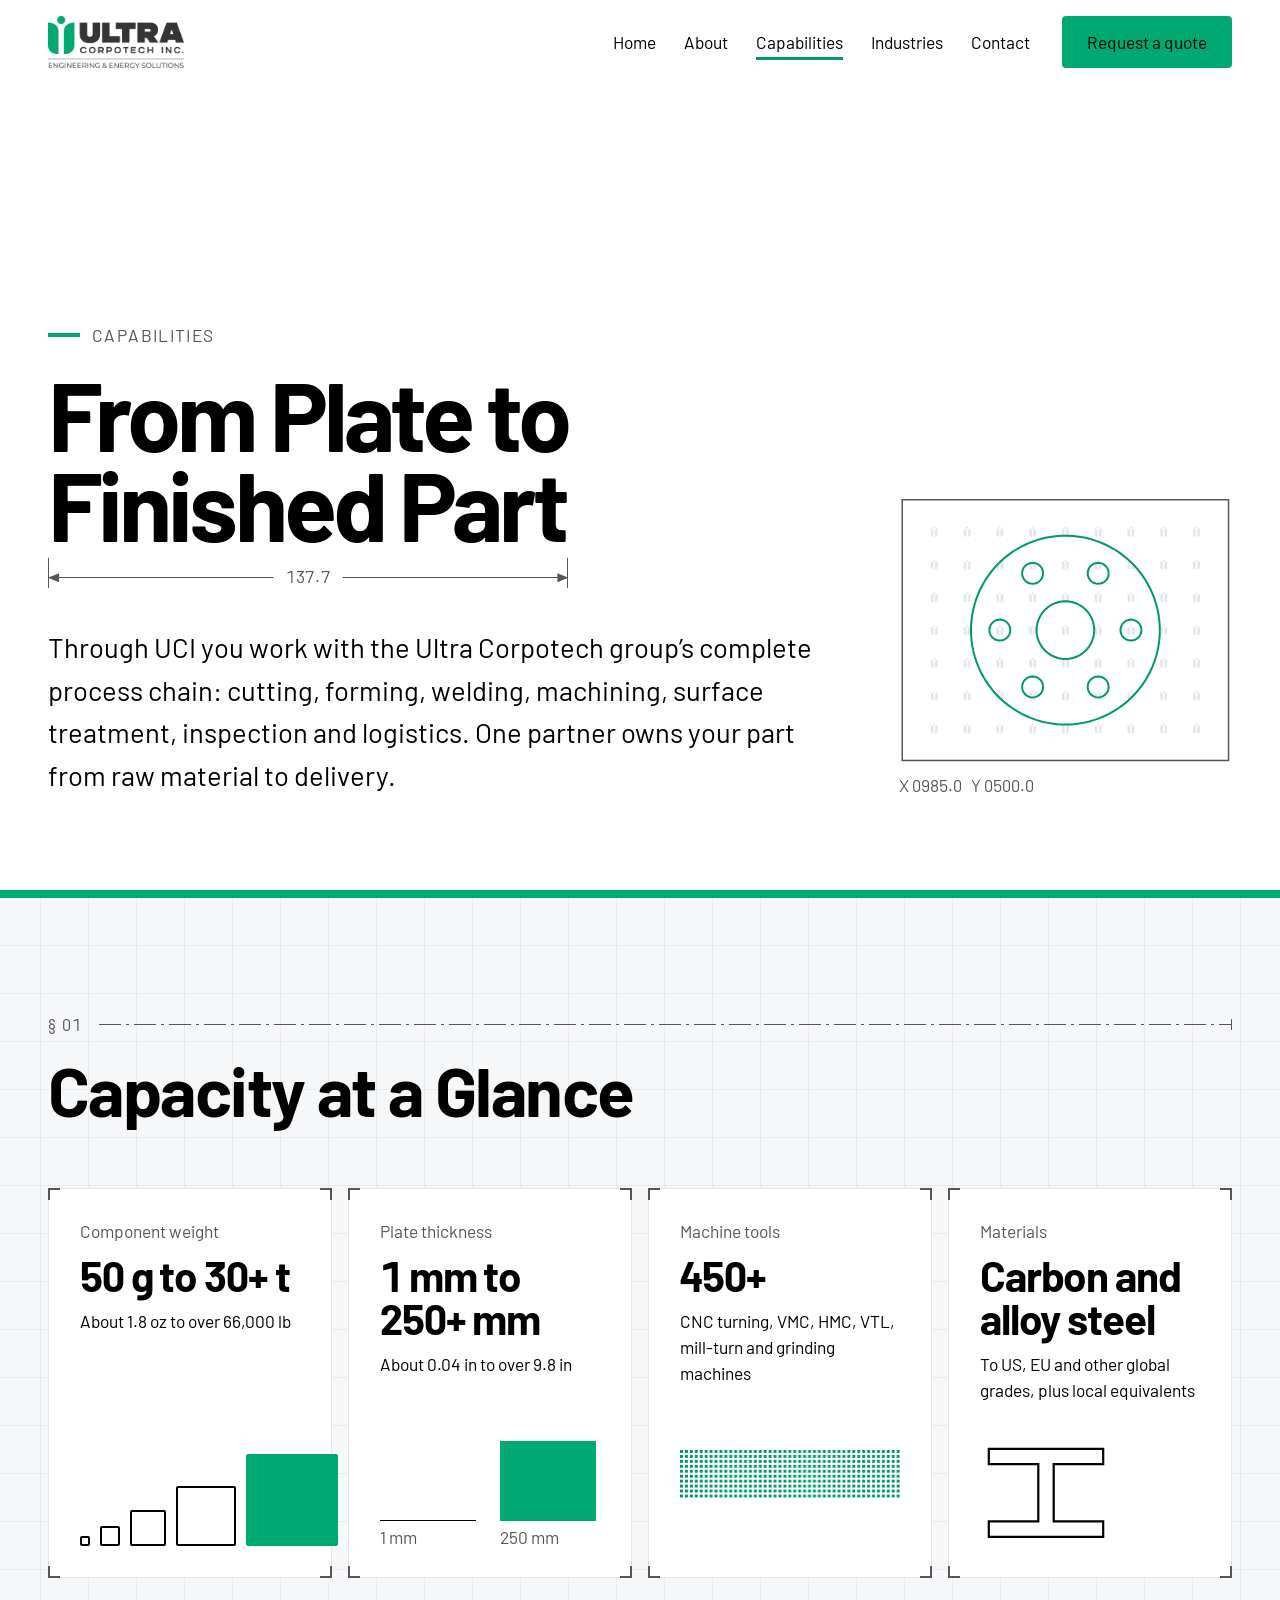
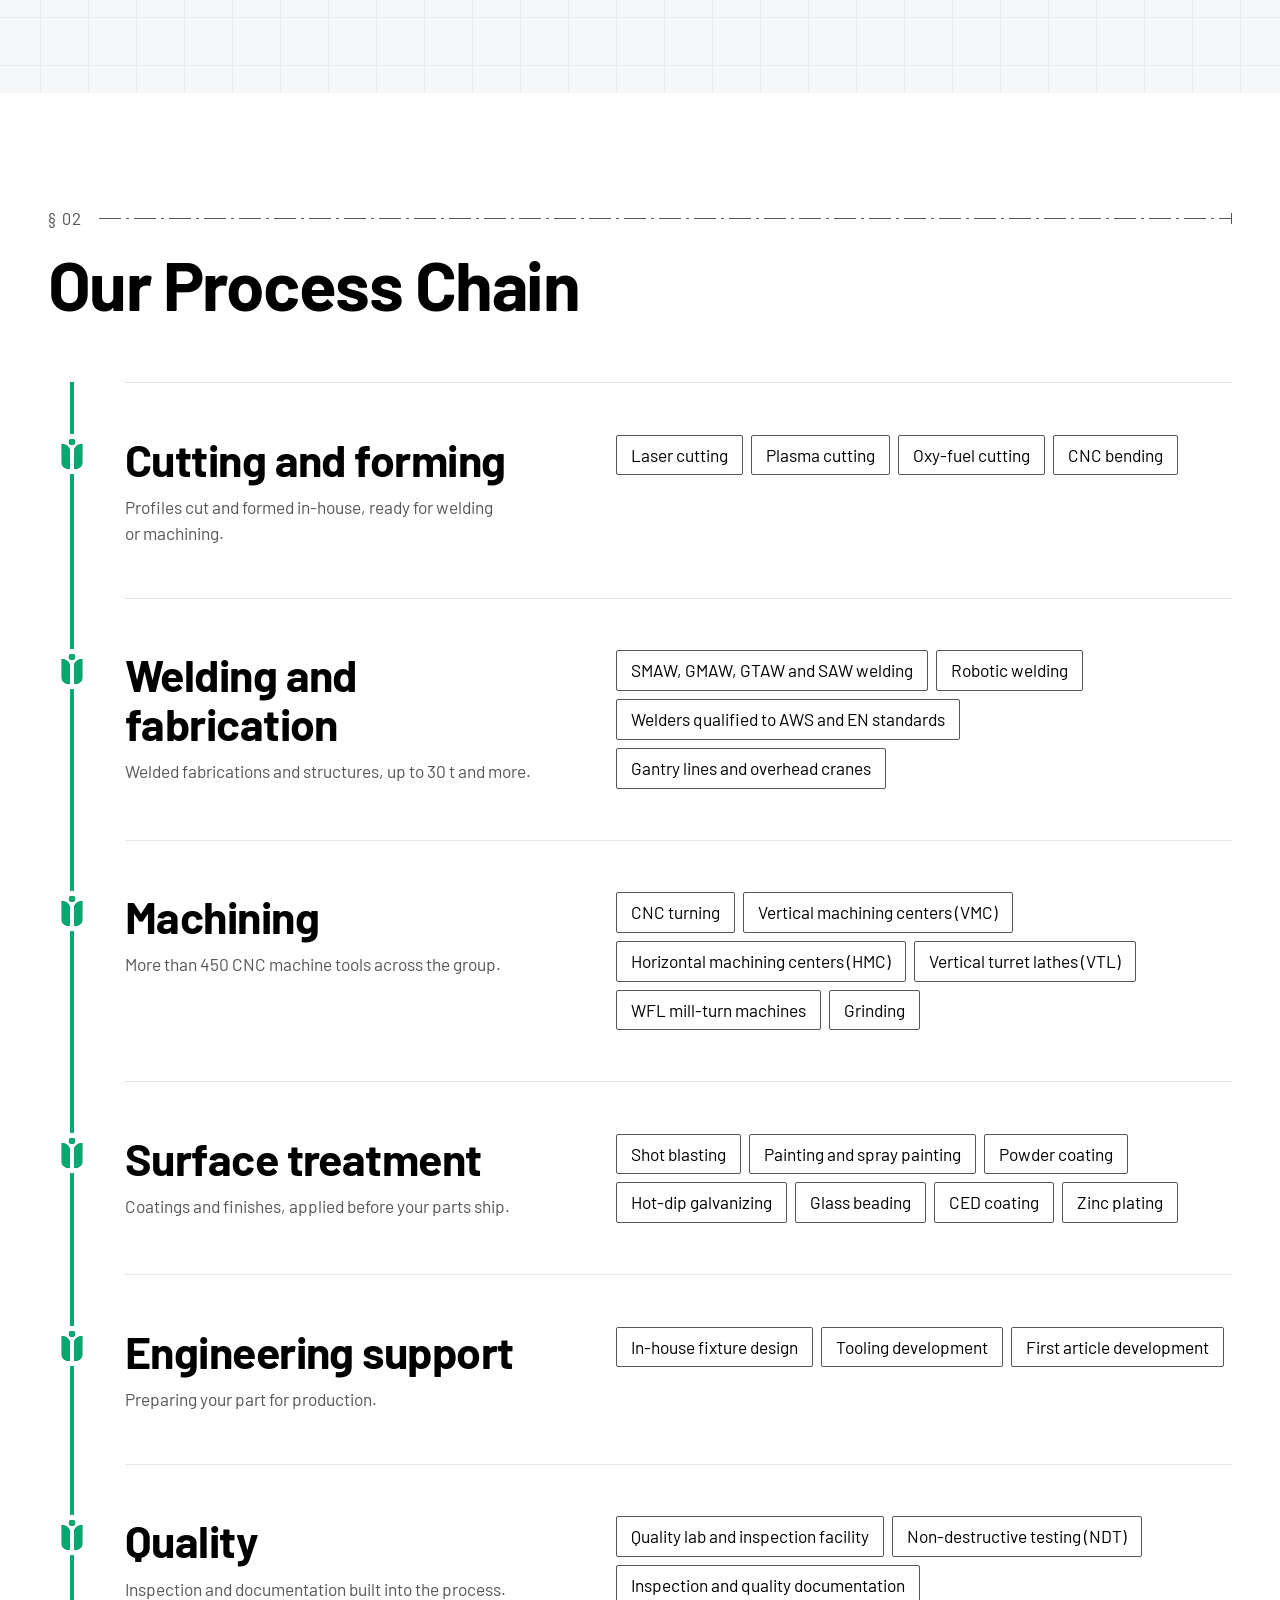
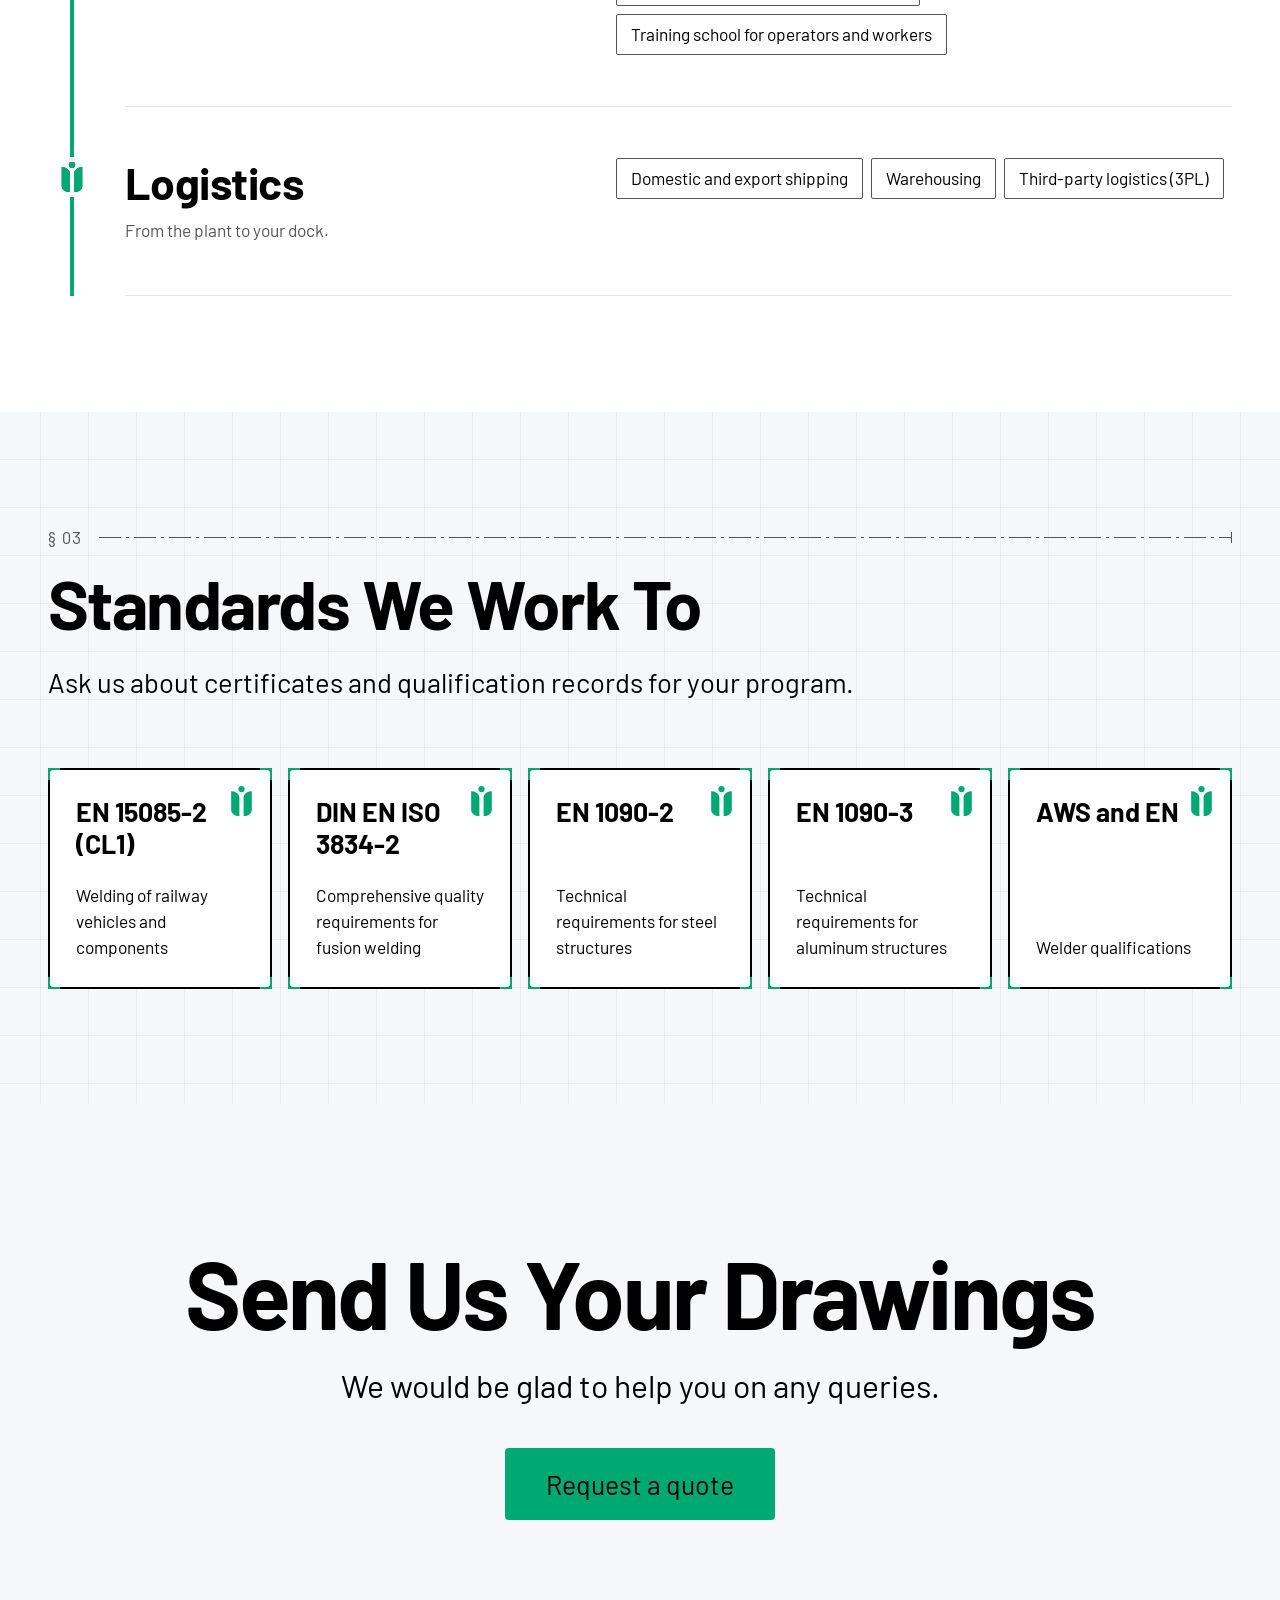
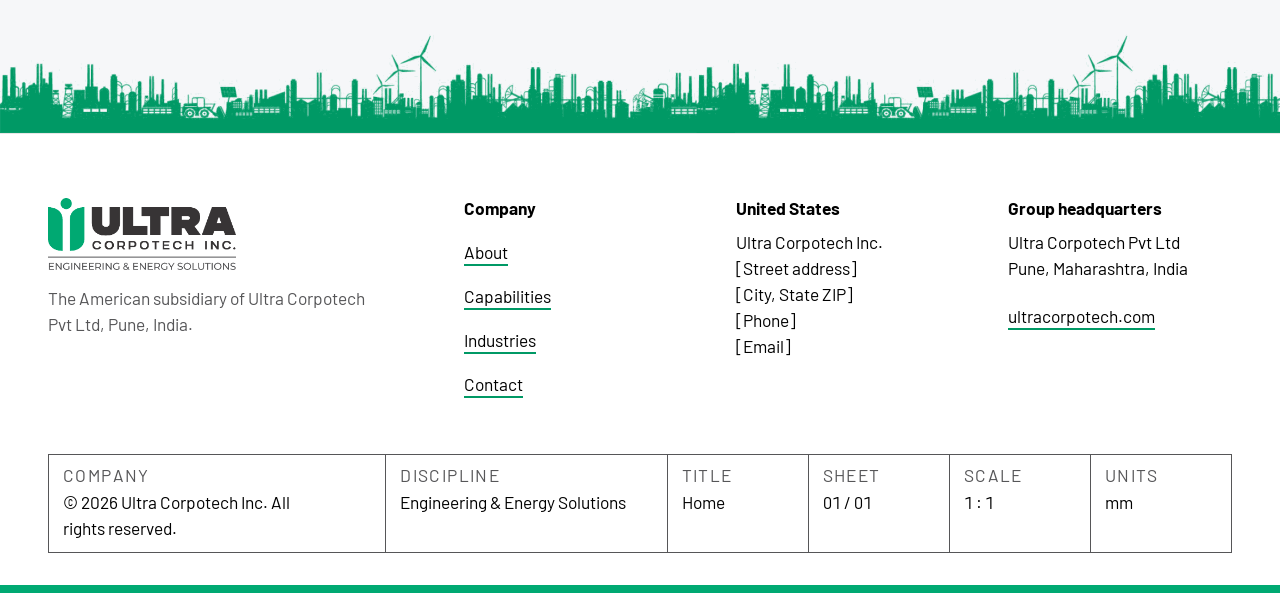
<file: capabilities.html>
<!doctype html>
<html lang="en">
<head>
<meta charset="utf-8">
<meta name="viewport" content="width=device-width, initial-scale=1, viewport-fit=cover">
<title>Capabilities | Ultra Corpotech Inc.</title>
<meta name="description" content="Cutting, forming, welding, machining, surface treatment, inspection and logistics: the Ultra Corpotech group’s complete process chain, from plate to finished part.">
<meta name="theme-color" content="#00a972">
<link rel="icon" type="image/png" href="assets/img/mark.png">
<link rel="preload" href="assets/fonts/barlow-700-latin.woff2" as="font" type="font/woff2" crossorigin>
<link rel="preload" href="assets/fonts/barlow-400-latin.woff2" as="font" type="font/woff2" crossorigin>
<link rel="stylesheet" href="assets/css/site.css">
<script>
  /* Motion bootstrap: runs before first paint, so the intro and the page curtain can cover the page.
     Motion is skipped when the visitor prefers reduced motion or an automated browser is capturing the page. */
  (function (d, w) {
    var r = d.documentElement;
    r.classList.add('js');
    if (navigator.webdriver || (w.matchMedia && w.matchMedia('(prefers-reduced-motion: reduce)').matches)) return;
    r.classList.add('motion');
    try {
      var c = w.sessionStorage.getItem('uci:curtain');
      if (c) {
        r.classList.add('is-entering');
        r.style.setProperty('--curtain-label', JSON.stringify(c));
      } else if (!w.sessionStorage.getItem('uci:intro')) {
        r.classList.add('is-intro');
      }
    } catch (e) {}
    w.setTimeout(function () {
      if (!w.UCI) r.classList.remove('motion', 'is-intro', 'is-entering');
    }, 4000);
  })(document, window);
</script>
<script src="assets/js/site.js" defer></script>
</head>
<body>
<a class="skip" href="#main">Skip to content</a>
<div class="intro" aria-hidden="true"><div class="intro-grid"></div><div class="intro-logo"><img class="brand-lockup" src="assets/img/lockup.png" alt="" width="692" height="265"><img class="brand-mark" src="assets/img/mark.png" alt="" width="118" height="171"></div><div class="intro-bar"></div></div>
<div class="curtain" aria-hidden="true"><span class="curtain-label"></span></div>

<header class="site-header">
  <div class="wrap header-row">
    <a class="brand" href="index.html" aria-label="Ultra Corpotech Inc. home"><img class="brand-lockup" src="assets/img/lockup.png" alt="" width="692" height="265"><img class="brand-mark" src="assets/img/mark.png" alt="" width="118" height="171"></a>
    <nav class="nav" aria-label="Main">
      <ul class="nav-list">
        <li><a class="nav-link" href="index.html">Home</a></li>
        <li><a class="nav-link" href="about.html">About</a></li>
        <li><a class="nav-link" href="capabilities.html" aria-current="page">Capabilities</a></li>
        <li><a class="nav-link" href="industries.html">Industries</a></li>
        <li><a class="nav-link" href="contact.html">Contact</a></li>
      </ul>
      <span class="nav-indicator" aria-hidden="true"></span>
    </nav>
    <a class="btn btn-primary header-cta" href="contact.html" data-magnetic>Request a quote</a>
    <button class="menu-toggle" type="button" aria-expanded="false" aria-controls="menu"><span class="menu-toggle-label">Menu</span><span class="menu-toggle-icon" aria-hidden="true"><i></i><i></i></span></button>
  </div>
</header>

<div class="menu" id="menu">
  <div class="wrap">
    <nav aria-label="Menu">
      <ul class="menu-list">
        <li><a class="menu-link" href="index.html" style="--i: 0"><span>Home</span></a></li>
        <li><a class="menu-link" href="about.html" style="--i: 1"><span>About</span></a></li>
        <li><a class="menu-link" href="capabilities.html" aria-current="page" style="--i: 2"><span>Capabilities</span></a></li>
        <li><a class="menu-link" href="industries.html" style="--i: 3"><span>Industries</span></a></li>
        <li><a class="menu-link" href="contact.html" style="--i: 4"><span>Contact</span></a></li>
      </ul>
    </nav>
  </div>
  <div class="wrap menu-foot">
    <a class="btn btn-primary btn-lg" href="contact.html">Request a quote</a>
    <span>Engineering &amp; Energy Solutions</span>
  </div>
</div>

<main id="main">
  <section class="page-hero" aria-labelledby="page-title" data-hero>
    <canvas class="plus-field" data-plus-field aria-hidden="true"></canvas>
    <div class="wrap page-hero-inner">
      <div>
        <p class="eyebrow" data-reveal><span class="eyebrow-bar" aria-hidden="true"></span><span data-scramble>Capabilities</span></p>
        <h1 id="page-title" class="page-title is-long" data-split style="--delay: 120ms">From Plate to Finished Part</h1>
        <p class="lead" data-reveal style="--delay: 520ms">Through UCI you work with the Ultra Corpotech group’s complete process chain: cutting, forming, welding, machining, surface treatment, inspection and logistics. One partner owns your part from raw material to delivery.</p>
      </div>
      <div class="page-hero-art" aria-hidden="true" data-reveal="fade" style="--delay: 300ms">
        <canvas data-laser></canvas>
        <p class="laser-readout" data-laser-readout>X 0000.0   Y 0000.0</p>
      </div>
    </div>
    <div class="hero-rule" aria-hidden="true"></div>
  </section>

  <section class="band band-muted" aria-labelledby="capacity-title">
    <div class="wrap">
      <div class="section-head">
        <h2 id="capacity-title" class="h2" data-split>Capacity at a Glance</h2>
      </div>
      <ul class="cap-grid" data-stagger>
        <li>
          <div class="cap" data-in>
            <span class="cap-label">Component weight</span>
            <span class="cap-value">50 g to 30+ t</span>
            <span class="cap-note">About 1.8 oz to over 66,000 lb</span>
            <div class="cap-viz" aria-hidden="true"><div class="viz-weights"><i style="--i: 0"></i><i style="--i: 1"></i><i style="--i: 2"></i><i style="--i: 3"></i><i style="--i: 4"></i></div></div>
          </div>
        </li>
        <li>
          <div class="cap" data-in>
            <span class="cap-label">Plate thickness</span>
            <span class="cap-value">1 mm to 250+ mm</span>
            <span class="cap-note">About 0.04 in to over 9.8 in</span>
            <div class="cap-viz" aria-hidden="true"><div class="viz-plates"><div class="viz-plate thin"><b></b><span>1 mm</span></div><div class="viz-plate thick"><b></b><span>250 mm</span></div></div></div>
          </div>
        </li>
        <li>
          <div class="cap" data-in>
            <span class="cap-label">Machine tools</span>
            <span class="cap-value" data-odometer="450+">450+</span>
            <span class="cap-note">CNC turning, VMC, HMC, VTL, mill-turn and grinding machines</span>
            <div class="cap-viz viz-dots" aria-hidden="true"><canvas data-dots="450"></canvas></div>
          </div>
        </li>
        <li>
          <div class="cap" data-in>
            <span class="cap-label">Materials</span>
            <span class="cap-value">Carbon and alloy steel</span>
            <span class="cap-note">To US, EU and other global grades, plus local equivalents</span>
            <div class="cap-viz" aria-hidden="true"><span class="viz-beam" data-art="beam"></span></div>
          </div>
        </li>
      </ul>
    </div>
  </section>

  <section class="band" aria-labelledby="chain-title">
    <div class="wrap">
      <div class="section-head">
        <h2 id="chain-title" class="h2" data-split>Our Process Chain</h2>
      </div>
      <div class="chain" data-chain>
        <span class="chain-progress" aria-hidden="true"></span>
        <ul class="chain-list">
          <li class="chain-stage">
            <span class="chain-node" aria-hidden="true"></span>
            <div>
              <h3 data-split>Cutting and forming</h3>
              <p class="chain-lede">Profiles cut and formed in-house, ready for welding or machining.</p>
            </div>
            <ul class="tags" data-stagger>
              <li class="tag">Laser cutting</li>
              <li class="tag">Plasma cutting</li>
              <li class="tag">Oxy-fuel cutting</li>
              <li class="tag">CNC bending</li>
            </ul>
          </li>
          <li class="chain-stage">
            <span class="chain-node" aria-hidden="true"></span>
            <div>
              <h3 data-split>Welding and fabrication</h3>
              <p class="chain-lede">Welded fabrications and structures, up to 30 t and more.</p>
            </div>
            <ul class="tags" data-stagger>
              <li class="tag">SMAW, GMAW, GTAW and SAW welding</li>
              <li class="tag">Robotic welding</li>
              <li class="tag">Welders qualified to AWS and EN standards</li>
              <li class="tag">Gantry lines and overhead cranes</li>
            </ul>
          </li>
          <li class="chain-stage">
            <span class="chain-node" aria-hidden="true"></span>
            <div>
              <h3 data-split>Machining</h3>
              <p class="chain-lede">More than 450 CNC machine tools across the group.</p>
            </div>
            <ul class="tags" data-stagger>
              <li class="tag">CNC turning</li>
              <li class="tag">Vertical machining centers (VMC)</li>
              <li class="tag">Horizontal machining centers (HMC)</li>
              <li class="tag">Vertical turret lathes (VTL)</li>
              <li class="tag">WFL mill-turn machines</li>
              <li class="tag">Grinding</li>
            </ul>
          </li>
          <li class="chain-stage">
            <span class="chain-node" aria-hidden="true"></span>
            <div>
              <h3 data-split>Surface treatment</h3>
              <p class="chain-lede">Coatings and finishes, applied before your parts ship.</p>
            </div>
            <ul class="tags" data-stagger>
              <li class="tag">Shot blasting</li>
              <li class="tag">Painting and spray painting</li>
              <li class="tag">Powder coating</li>
              <li class="tag">Hot-dip galvanizing</li>
              <li class="tag">Glass beading</li>
              <li class="tag">CED coating</li>
              <li class="tag">Zinc plating</li>
            </ul>
          </li>
          <li class="chain-stage">
            <span class="chain-node" aria-hidden="true"></span>
            <div>
              <h3 data-split>Engineering support</h3>
              <p class="chain-lede">Preparing your part for production.</p>
            </div>
            <ul class="tags" data-stagger>
              <li class="tag">In-house fixture design</li>
              <li class="tag">Tooling development</li>
              <li class="tag">First article development</li>
            </ul>
          </li>
          <li class="chain-stage">
            <span class="chain-node" aria-hidden="true"></span>
            <div>
              <h3 data-split>Quality</h3>
              <p class="chain-lede">Inspection and documentation built into the process.</p>
            </div>
            <ul class="tags" data-stagger>
              <li class="tag">Quality lab and inspection facility</li>
              <li class="tag">Non-destructive testing (NDT)</li>
              <li class="tag">Inspection and quality documentation</li>
              <li class="tag">Training school for operators and workers</li>
            </ul>
          </li>
          <li class="chain-stage">
            <span class="chain-node" aria-hidden="true"></span>
            <div>
              <h3 data-split>Logistics</h3>
              <p class="chain-lede">From the plant to your dock.</p>
            </div>
            <ul class="tags" data-stagger>
              <li class="tag">Domestic and export shipping</li>
              <li class="tag">Warehousing</li>
              <li class="tag">Third-party logistics (3PL)</li>
            </ul>
          </li>
        </ul>
      </div>
    </div>
  </section>

  <section class="band band-muted" aria-labelledby="standards-title">
    <div class="wrap">
      <div class="section-head">
        <div>
          <h2 id="standards-title" class="h2" data-split>Standards We Work To</h2>
          <p class="lead" data-reveal>Ask us about certificates and qualification records for your program.</p>
        </div>
      </div>
      <ul class="std-grid" data-in>
        <li><div class="std" data-tilt><span class="std-seal" aria-hidden="true"></span><span class="std-code">EN 15085-2 (CL1)</span><span class="std-desc">Welding of railway vehicles and components</span></div></li>
        <li><div class="std" data-tilt><span class="std-seal" aria-hidden="true"></span><span class="std-code">DIN EN ISO 3834-2</span><span class="std-desc">Comprehensive quality requirements for fusion welding</span></div></li>
        <li><div class="std" data-tilt><span class="std-seal" aria-hidden="true"></span><span class="std-code">EN 1090-2</span><span class="std-desc">Technical requirements for steel structures</span></div></li>
        <li><div class="std" data-tilt><span class="std-seal" aria-hidden="true"></span><span class="std-code">EN 1090-3</span><span class="std-desc">Technical requirements for aluminum structures</span></div></li>
        <li><div class="std" data-tilt><span class="std-seal" aria-hidden="true"></span><span class="std-code">AWS and EN</span><span class="std-desc">Welder qualifications</span></div></li>
      </ul>
    </div>
  </section>

  <section class="cta theme-light" aria-labelledby="cta-title" data-tone="light" data-scrub="enter" data-span="0.85">
    <div class="wrap cta-inner">
      <h2 id="cta-title" class="cta-title" data-split>Send Us Your Drawings</h2>
      <p class="cta-line" data-reveal>We would be glad to help you on any queries.</p>
      <div data-reveal style="--delay: 150ms"><a class="btn btn-primary btn-xl" href="contact.html" data-magnetic>Request a quote</a></div>
    </div>
  </section>
</main>

<footer class="site-footer">
  <div class="wrap footer-grid">
    <div class="footer-brand">
      <a class="brand" href="index.html" aria-label="Ultra Corpotech Inc. home"><img class="brand-lockup" src="assets/img/lockup.png" alt="" width="692" height="265" loading="lazy"><img class="brand-mark" src="assets/img/mark.png" alt="" width="118" height="171" loading="lazy"></a>
      <p>The American subsidiary of Ultra Corpotech Pvt Ltd, Pune, India.</p>
    </div>
    <nav class="footer-col" aria-label="Footer">
      <h2>Company</h2>
      <ul class="footer-links">
        <li><a class="link" href="about.html">About</a></li>
        <li><a class="link" href="capabilities.html">Capabilities</a></li>
        <li><a class="link" href="industries.html">Industries</a></li>
        <li><a class="link" href="contact.html">Contact</a></li>
      </ul>
    </nav>
    <div class="footer-col">
      <h2>United States</h2>
      <address>Ultra Corpotech Inc.<br>[Street address]<br>[City, State ZIP]<br>[Phone]<br>[Email]</address>
    </div>
    <div class="footer-col">
      <h2>Group headquarters</h2>
      <p>Ultra Corpotech Pvt Ltd<br>Pune, Maharashtra, India</p>
      <a class="link" href="https://ultracorpotech.com/">ultracorpotech.com</a>
    </div>
  </div>
  <div class="wrap">
    <div class="footer-base">
      <p>© 2026 Ultra Corpotech Inc. All rights reserved.</p>
      <p>Engineering &amp; Energy Solutions</p>
    </div>
  </div>
  <div class="foot-bar" aria-hidden="true"></div>
</footer>
</body>
</html>
</file>
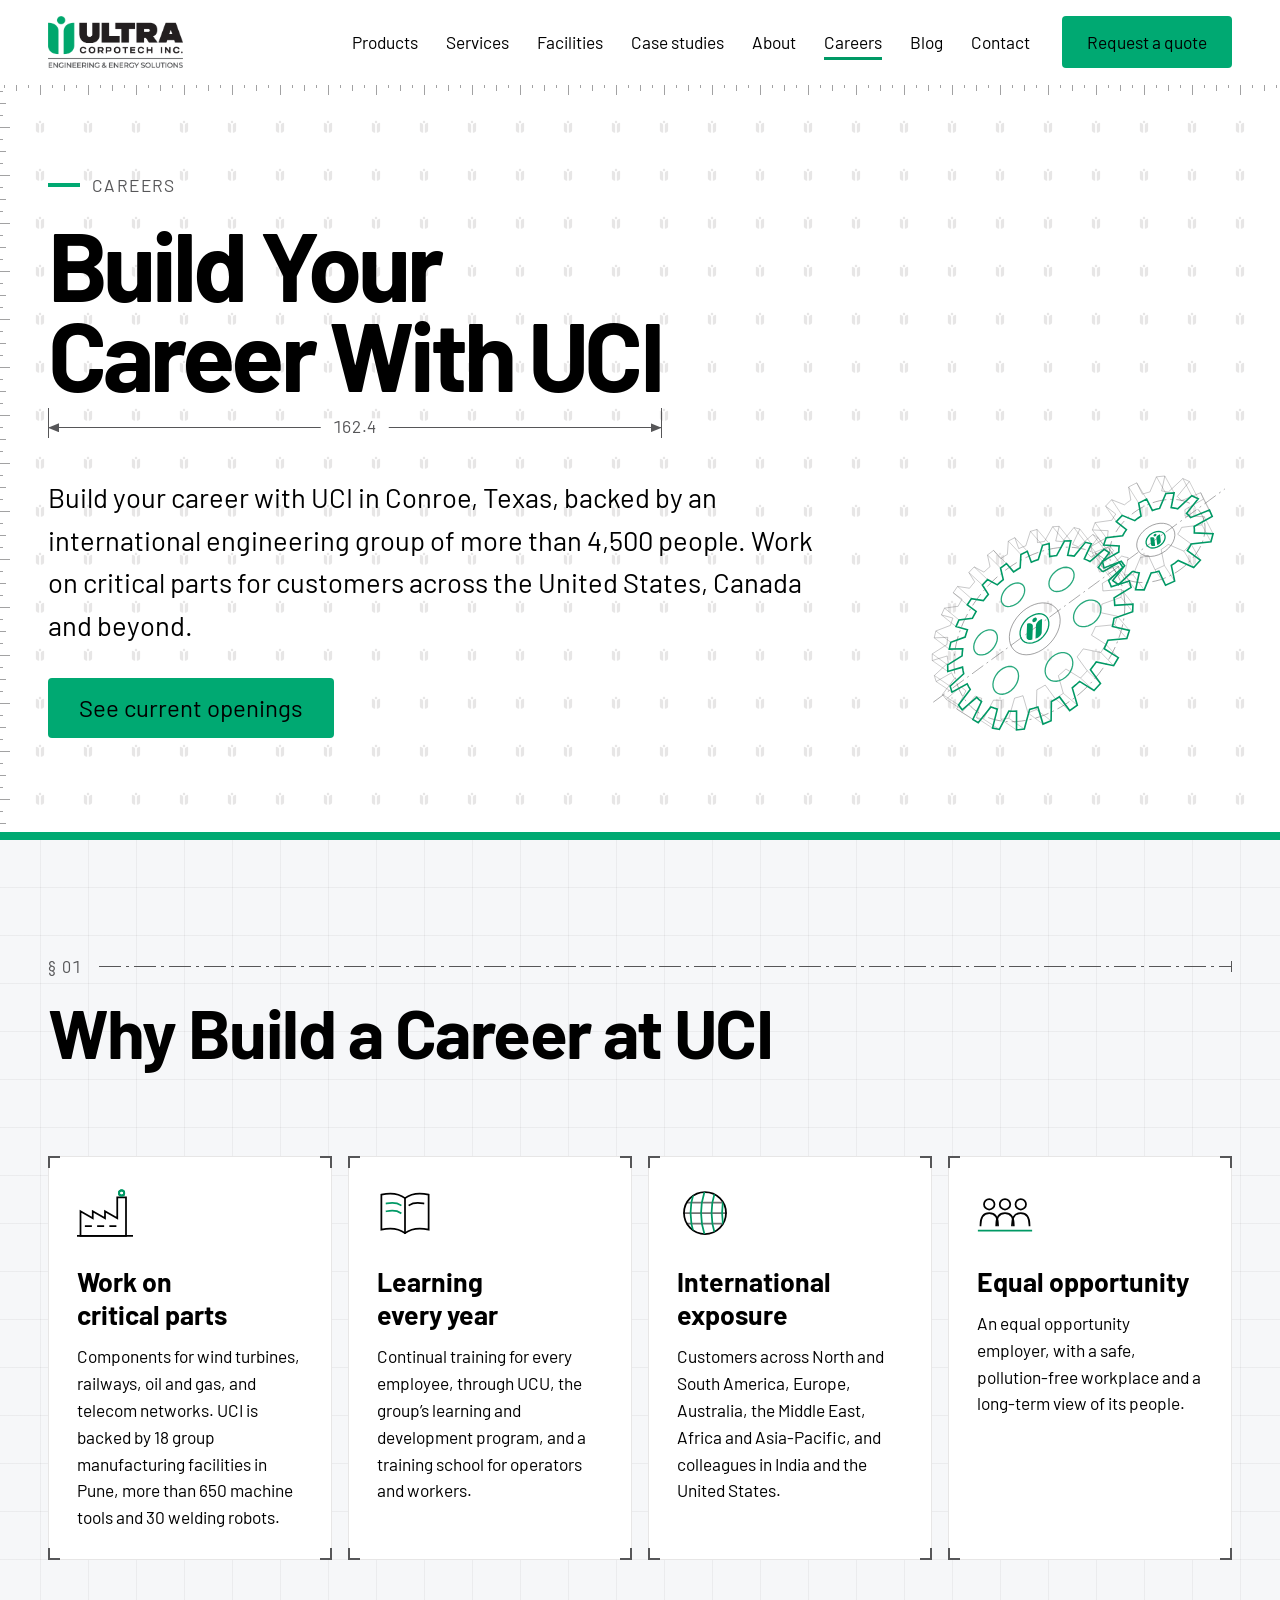
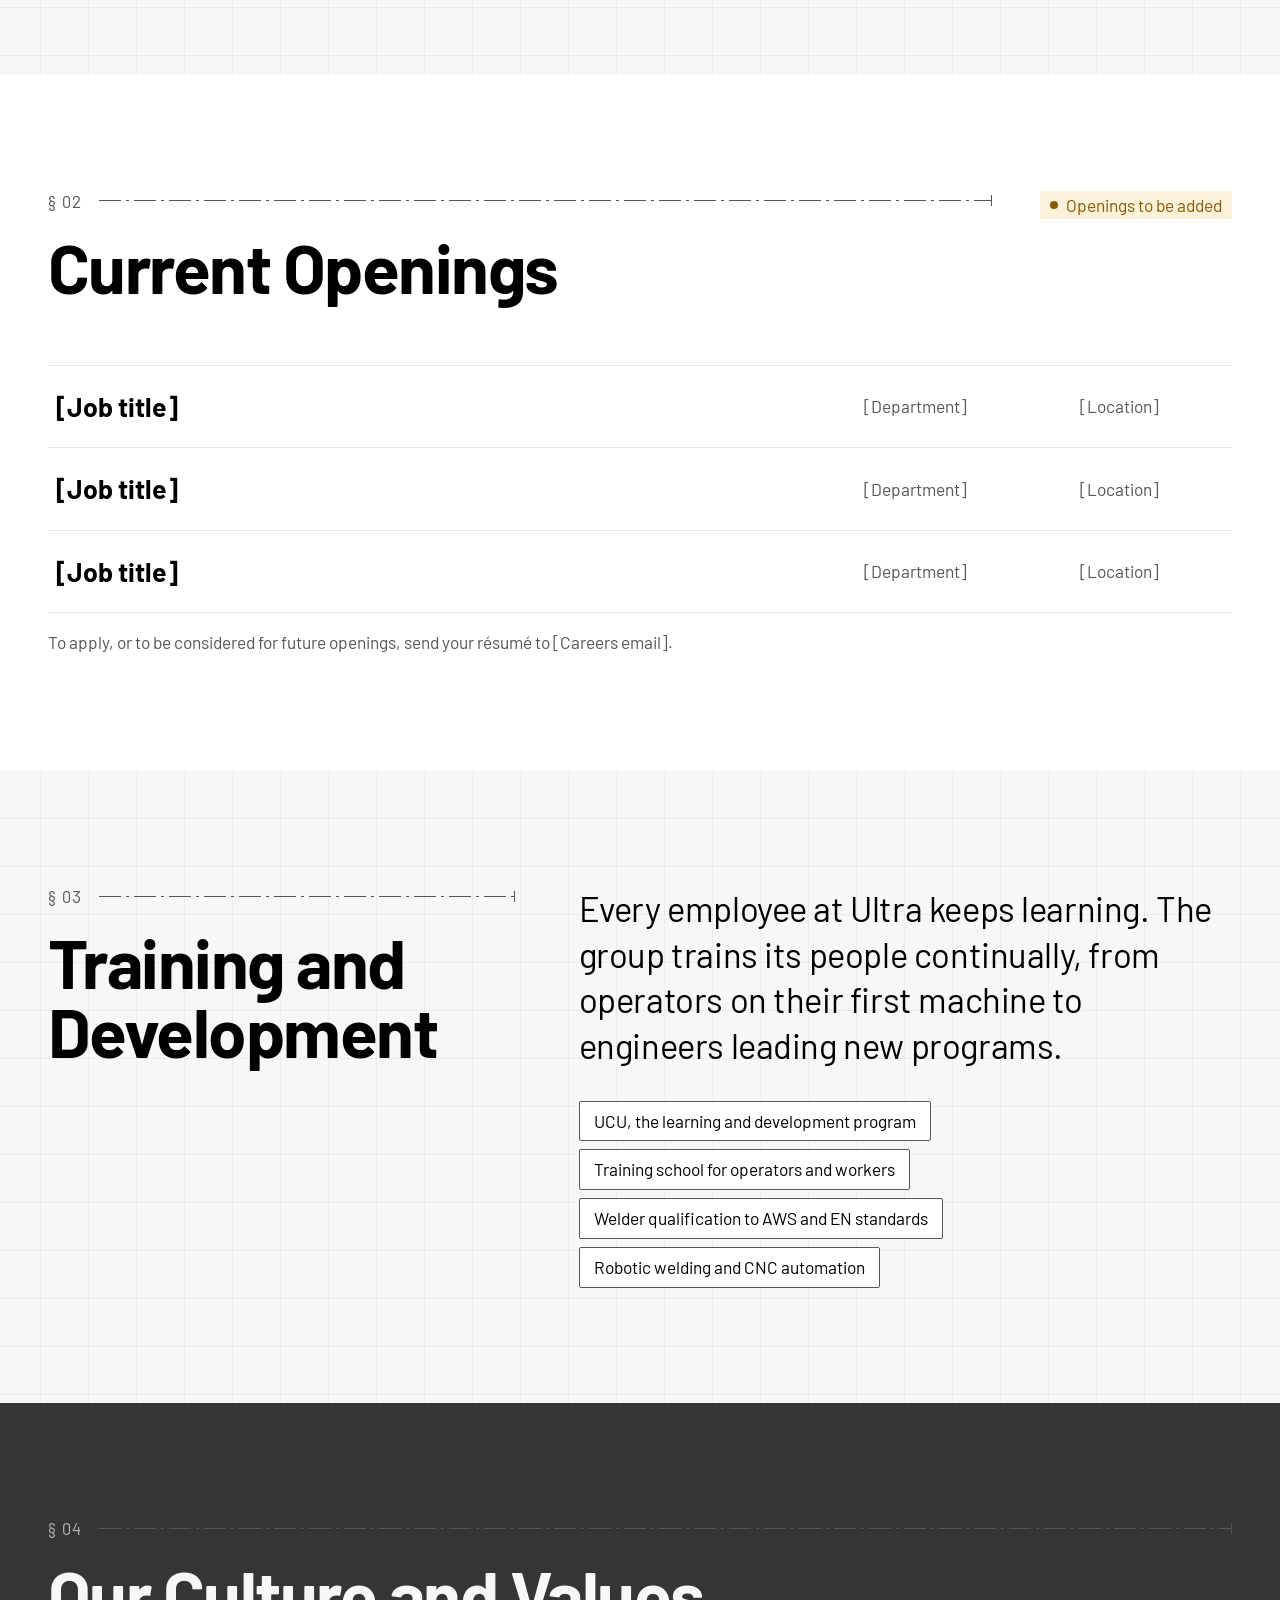
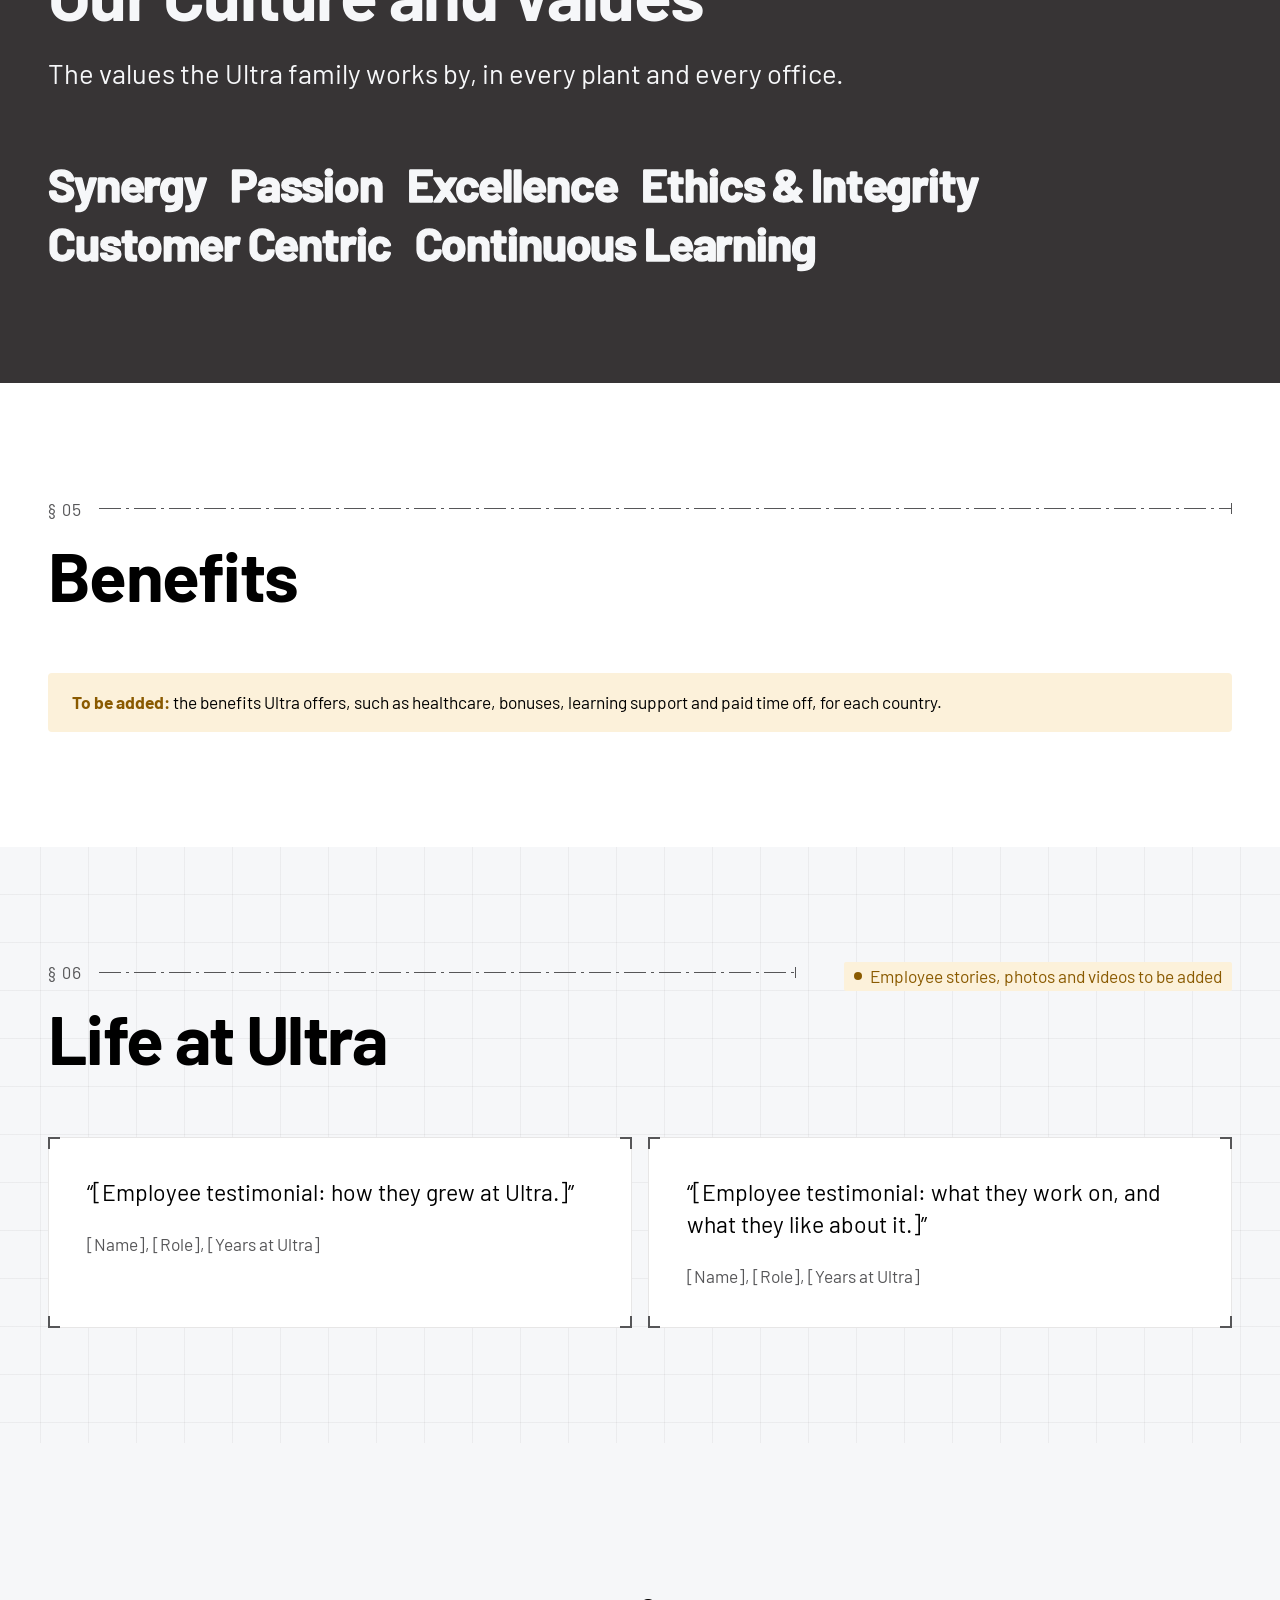
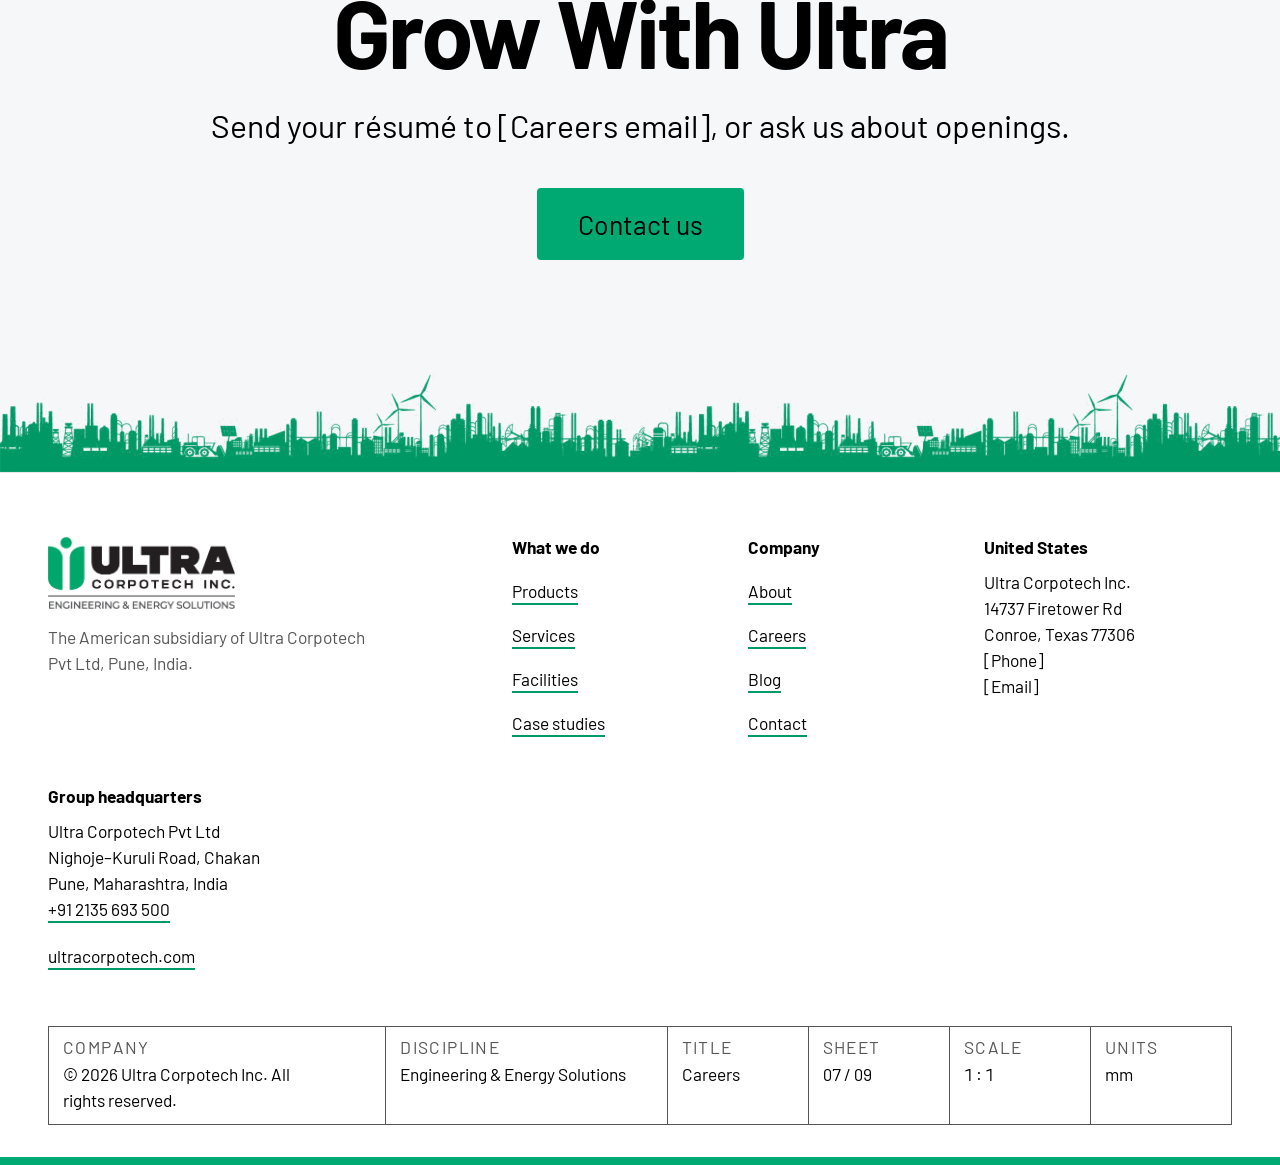
<file: careers.html>
<!doctype html>
<html lang="en">
<head>
<meta charset="utf-8">
<meta name="viewport" content="width=device-width, initial-scale=1, viewport-fit=cover">
<title>Careers | Ultra Corpotech Inc.</title>
<meta name="description" content="Build a career with Ultra Corpotech: continual training, a learning and development program, and work on parts that ship to six continents.">
<meta name="theme-color" content="#00a972">
<link rel="icon" type="image/png" href="assets/img/mark.png">
<link rel="preload" href="assets/fonts/barlow-700-latin.woff2" as="font" type="font/woff2" crossorigin>
<link rel="preload" href="assets/fonts/barlow-400-latin.woff2" as="font" type="font/woff2" crossorigin>
<link rel="stylesheet" href="assets/css/site.css">
<script>
  /* Motion bootstrap: runs before first paint, so the intro and the page curtain can cover the page.
     Motion is skipped when the visitor prefers reduced motion or an automated browser is capturing the page. */
  (function (d, w) {
    var r = d.documentElement;
    r.classList.add('js');
    if (navigator.webdriver || (w.matchMedia && w.matchMedia('(prefers-reduced-motion: reduce)').matches)) return;
    r.classList.add('motion');
    try {
      var c = w.sessionStorage.getItem('uci:curtain');
      if (c) {
        r.classList.add('is-entering');
        r.style.setProperty('--curtain-label', JSON.stringify(c));
      } else if (!w.sessionStorage.getItem('uci:intro')) {
        r.classList.add('is-intro');
      }
    } catch (e) {}
    w.setTimeout(function () {
      if (!w.UCI) r.classList.remove('motion', 'is-intro', 'is-entering');
    }, 4000);
  })(document, window);
</script>
<script src="assets/js/site.js" defer></script>
</head>
<body>
<a class="skip" href="#main">Skip to content</a>
<div class="intro" aria-hidden="true"><div class="intro-grid"></div><div class="intro-logo"><img class="brand-lockup" src="assets/img/lockup-large.png" alt="" width="1551" height="597"><img class="brand-mark" src="assets/img/mark-large.png" alt="" width="431" height="579"></div><div class="intro-bar"></div></div>
<div class="curtain" aria-hidden="true"><span class="curtain-label"></span></div>

<header class="site-header">
  <div class="wrap header-row">
    <a class="brand" href="index.html" aria-label="Ultra Corpotech Inc. home"><img class="brand-lockup" src="assets/img/lockup-large.png" alt="" width="1551" height="597"><img class="brand-mark" src="assets/img/mark-large.png" alt="" width="431" height="579"></a>
    <nav class="nav" aria-label="Main">
      <ul class="nav-list">
        <li><a class="nav-link" href="products.html">Products</a></li>
        <li><a class="nav-link" href="services.html">Services</a></li>
        <li><a class="nav-link" href="facilities.html">Facilities</a></li>
        <li><a class="nav-link" href="case-studies.html">Case studies</a></li>
        <li><a class="nav-link" href="about.html">About</a></li>
        <li><a class="nav-link" href="careers.html" aria-current="page">Careers</a></li>
        <li><a class="nav-link" href="blog.html">Blog</a></li>
        <li><a class="nav-link" href="contact.html">Contact</a></li>
      </ul>
      <span class="nav-indicator" aria-hidden="true"></span>
    </nav>
    <a class="btn btn-primary header-cta" href="contact.html" data-magnetic>Request a quote</a>
    <button class="menu-toggle" type="button" aria-expanded="false" aria-controls="menu"><span class="menu-toggle-label">Menu</span><span class="menu-toggle-icon" aria-hidden="true"><i></i><i></i></span></button>
  </div>
</header>

<div class="menu" id="menu">
  <div class="wrap">
    <nav aria-label="Menu">
      <ul class="menu-list">
        <li><a class="menu-link" href="index.html" style="--i: 0"><span>Home</span></a></li>
        <li><a class="menu-link" href="products.html" style="--i: 1"><span>Products</span></a></li>
        <li><a class="menu-link" href="services.html" style="--i: 2"><span>Services</span></a></li>
        <li><a class="menu-link" href="facilities.html" style="--i: 3"><span>Facilities</span></a></li>
        <li><a class="menu-link" href="case-studies.html" style="--i: 4"><span>Case studies</span></a></li>
        <li><a class="menu-link" href="about.html" style="--i: 5"><span>About</span></a></li>
        <li><a class="menu-link" href="careers.html" aria-current="page" style="--i: 6"><span>Careers</span></a></li>
        <li><a class="menu-link" href="blog.html" style="--i: 7"><span>Blog</span></a></li>
        <li><a class="menu-link" href="contact.html" style="--i: 8"><span>Contact</span></a></li>
      </ul>
    </nav>
  </div>
  <div class="wrap menu-foot">
    <a class="btn btn-primary btn-lg" href="contact.html">Request a quote</a>
    <span>Engineering &amp; Energy Solutions</span>
  </div>
</div>

<main id="main">
  <section class="page-hero" aria-labelledby="page-title" data-hero>
    <canvas class="mark-field" data-mark-field aria-hidden="true"></canvas>
    <div class="wrap page-hero-inner">
      <div>
        <p class="eyebrow" data-reveal><span class="eyebrow-bar" aria-hidden="true"></span><span data-scramble>Careers</span></p>
        <h1 id="page-title" class="page-title is-long" data-split style="--delay: 120ms">Build Your Career With UCI</h1>
        <p class="lead" data-reveal style="--delay: 460ms">Build your career with UCI in Conroe, Texas, backed by an international engineering group of more than 4,500 people. Work on critical parts for customers across the United States, Canada and beyond.</p>
        <div class="btn-row" data-reveal style="--delay: 600ms">
          <a class="btn btn-primary btn-lg" href="#openings" data-magnetic>See current openings</a>
        </div>
      </div>
      <div class="page-hero-art" aria-hidden="true" data-reveal="fade" style="--delay: 300ms"><canvas data-gears></canvas></div>
    </div>
    <div class="hero-rule" aria-hidden="true"></div>
  </section>

  <section class="band band-muted" aria-labelledby="why-title">
    <div class="wrap">
      <div class="section-head">
        <h2 id="why-title" class="h2" data-split>Why Build a Career at UCI</h2>
      </div>
      <ul class="usp-grid" data-stagger>
        <li>
          <article class="usp">
            <span data-icon="factory" aria-hidden="true"></span>
            <h3>Work on critical parts</h3>
            <p>Components for wind turbines, railways, oil and gas, and telecom networks. UCI is backed by 18 group manufacturing facilities in Pune, more than 650 machine tools and 30 welding robots.</p>
          </article>
        </li>
        <li>
          <article class="usp">
            <span data-icon="learn" aria-hidden="true"></span>
            <h3>Learning every year</h3>
            <p>Continual training for every employee, through UCU, the group’s learning and development program, and a training school for operators and workers.</p>
          </article>
        </li>
        <li>
          <article class="usp">
            <span data-icon="globe" aria-hidden="true"></span>
            <h3>International exposure</h3>
            <p>Customers across North and South America, Europe, Australia, the Middle East, Africa and Asia-Pacific, and colleagues in India and the United States.</p>
          </article>
        </li>
        <li>
          <article class="usp">
            <span data-icon="people" aria-hidden="true"></span>
            <h3>Equal opportunity</h3>
            <p>An equal opportunity employer, with a safe, pollution-free workplace and a long-term view of its people.</p>
          </article>
        </li>
      </ul>
    </div>
  </section>

  <section class="band" id="openings" aria-labelledby="openings-title">
    <div class="wrap">
      <div class="section-head">
        <h2 id="openings-title" class="h2" data-split>Current Openings</h2>
        <span class="todo-badge">Openings to be added</span>
      </div>
      <!-- List each opening as a row: title, department and location. Link the title to the
           full description or to an application email when one exists. -->
      <ul class="job-list" data-stagger>
        <li class="job-row"><span class="job-title">[Job title]</span><span class="job-meta">[Department]</span><span class="job-meta">[Location]</span></li>
        <li class="job-row"><span class="job-title">[Job title]</span><span class="job-meta">[Department]</span><span class="job-meta">[Location]</span></li>
        <li class="job-row"><span class="job-title">[Job title]</span><span class="job-meta">[Department]</span><span class="job-meta">[Location]</span></li>
      </ul>
      <p class="map-note">To apply, or to be considered for future openings, send your résumé to [Careers email].</p>
    </div>
  </section>

  <section class="band band-muted" aria-labelledby="growth-title">
    <div class="wrap story-grid">
      <h2 id="growth-title" class="h2" data-split>Training and Development</h2>
      <div class="story-copy">
        <p class="story-big" data-words>Every employee at Ultra keeps learning. The group trains its people continually, from operators on their first machine to engineers leading new programs.</p>
        <ul class="tags" data-stagger>
          <li class="tag">UCU, the learning and development program</li>
          <li class="tag">Training school for operators and workers</li>
          <li class="tag">Welder qualification to AWS and EN standards</li>
          <li class="tag">Robotic welding and CNC automation</li>
        </ul>
      </div>
    </div>
  </section>

  <section class="band band-dark" aria-labelledby="culture-title" data-tone="dark">
    <div class="wrap">
      <div class="section-head">
        <div>
          <h2 id="culture-title" class="h2" data-split>Our Culture and Values</h2>
          <p class="lead" data-reveal>The values the Ultra family works by, in every plant and every office.</p>
        </div>
      </div>
      <ul class="values" data-in>
        <li>Synergy</li>
        <li>Passion</li>
        <li>Excellence</li>
        <li>Ethics &amp; Integrity</li>
        <li>Customer Centric</li>
        <li>Continuous Learning</li>
      </ul>
    </div>
  </section>

  <section class="band" aria-labelledby="benefits-title">
    <div class="wrap">
      <div class="section-head">
        <h2 id="benefits-title" class="h2" data-split>Benefits</h2>
      </div>
      <p class="todo-box"><strong>To be added:</strong> the benefits Ultra offers, such as healthcare, bonuses, learning support and paid time off, for each country.</p>
    </div>
  </section>

  <section class="band band-muted" aria-labelledby="life-title">
    <div class="wrap">
      <div class="section-head">
        <h2 id="life-title" class="h2" data-split>Life at Ultra</h2>
        <span class="todo-badge">Employee stories, photos and videos to be added</span>
      </div>
      <!-- Replace with real employee quotes (name and role, with permission), and add workplace photos or video. -->
      <ul class="voice-grid" data-stagger>
        <li>
          <figure class="voice">
            <blockquote><p>“[Employee testimonial: how they grew at Ultra.]”</p></blockquote>
            <figcaption>[Name], [Role], [Years at Ultra]</figcaption>
          </figure>
        </li>
        <li>
          <figure class="voice">
            <blockquote><p>“[Employee testimonial: what they work on, and what they like about it.]”</p></blockquote>
            <figcaption>[Name], [Role], [Years at Ultra]</figcaption>
          </figure>
        </li>
      </ul>
    </div>
  </section>

  <section class="cta" aria-labelledby="cta-title" data-scrub="enter" data-span="0.85">
    <div class="wrap cta-inner">
      <h2 id="cta-title" class="cta-title" data-split>Grow With Ultra</h2>
      <p class="cta-line" data-reveal>Send your résumé to [Careers email], or ask us about openings.</p>
      <div data-reveal style="--delay: 150ms"><a class="btn btn-primary btn-xl" href="contact.html" data-magnetic>Contact us</a></div>
    </div>
  </section>
</main>

<footer class="site-footer">
  <div class="wrap footer-grid">
    <div class="footer-brand">
      <a class="brand" href="index.html" aria-label="Ultra Corpotech Inc. home"><img class="brand-lockup" src="assets/img/lockup-large.png" alt="" width="1551" height="597" loading="lazy"><img class="brand-mark" src="assets/img/mark-large.png" alt="" width="431" height="579" loading="lazy"></a>
      <p>The American subsidiary of Ultra Corpotech Pvt Ltd, Pune, India.</p>
    </div>
    <nav class="footer-col is-links" aria-label="What we do">
      <h2>What we do</h2>
      <ul class="footer-links">
        <li><a class="link" href="products.html">Products</a></li>
        <li><a class="link" href="services.html">Services</a></li>
        <li><a class="link" href="facilities.html">Facilities</a></li>
        <li><a class="link" href="case-studies.html">Case studies</a></li>
      </ul>
    </nav>
    <nav class="footer-col is-links" aria-label="Company">
      <h2>Company</h2>
      <ul class="footer-links">
        <li><a class="link" href="about.html">About</a></li>
        <li><a class="link" href="careers.html">Careers</a></li>
        <li><a class="link" href="blog.html">Blog</a></li>
        <li><a class="link" href="contact.html">Contact</a></li>
      </ul>
    </nav>
    <div class="footer-col">
      <h2>United States</h2>
      <address>Ultra Corpotech Inc.<br>14737 Firetower Rd<br>Conroe, Texas 77306<br>[Phone]<br>[Email]</address>
    </div>
    <div class="footer-col">
      <h2>Group headquarters</h2>
      <address>Ultra Corpotech Pvt Ltd<br>Nighoje–Kuruli Road, Chakan<br>Pune, Maharashtra, India<br><a class="link" href="tel:+912135693500">+91 2135 693 500</a></address>
      <a class="link" href="https://ultracorpotech.com/">ultracorpotech.com</a>
    </div>
  </div>
  <div class="wrap">
    <div class="footer-base">
      <p>© 2026 Ultra Corpotech Inc. All rights reserved.</p>
      <p>Engineering &amp; Energy Solutions</p>
    </div>
  </div>
  <div class="foot-bar" aria-hidden="true"></div>
</footer>
</body>
</html>
</file>
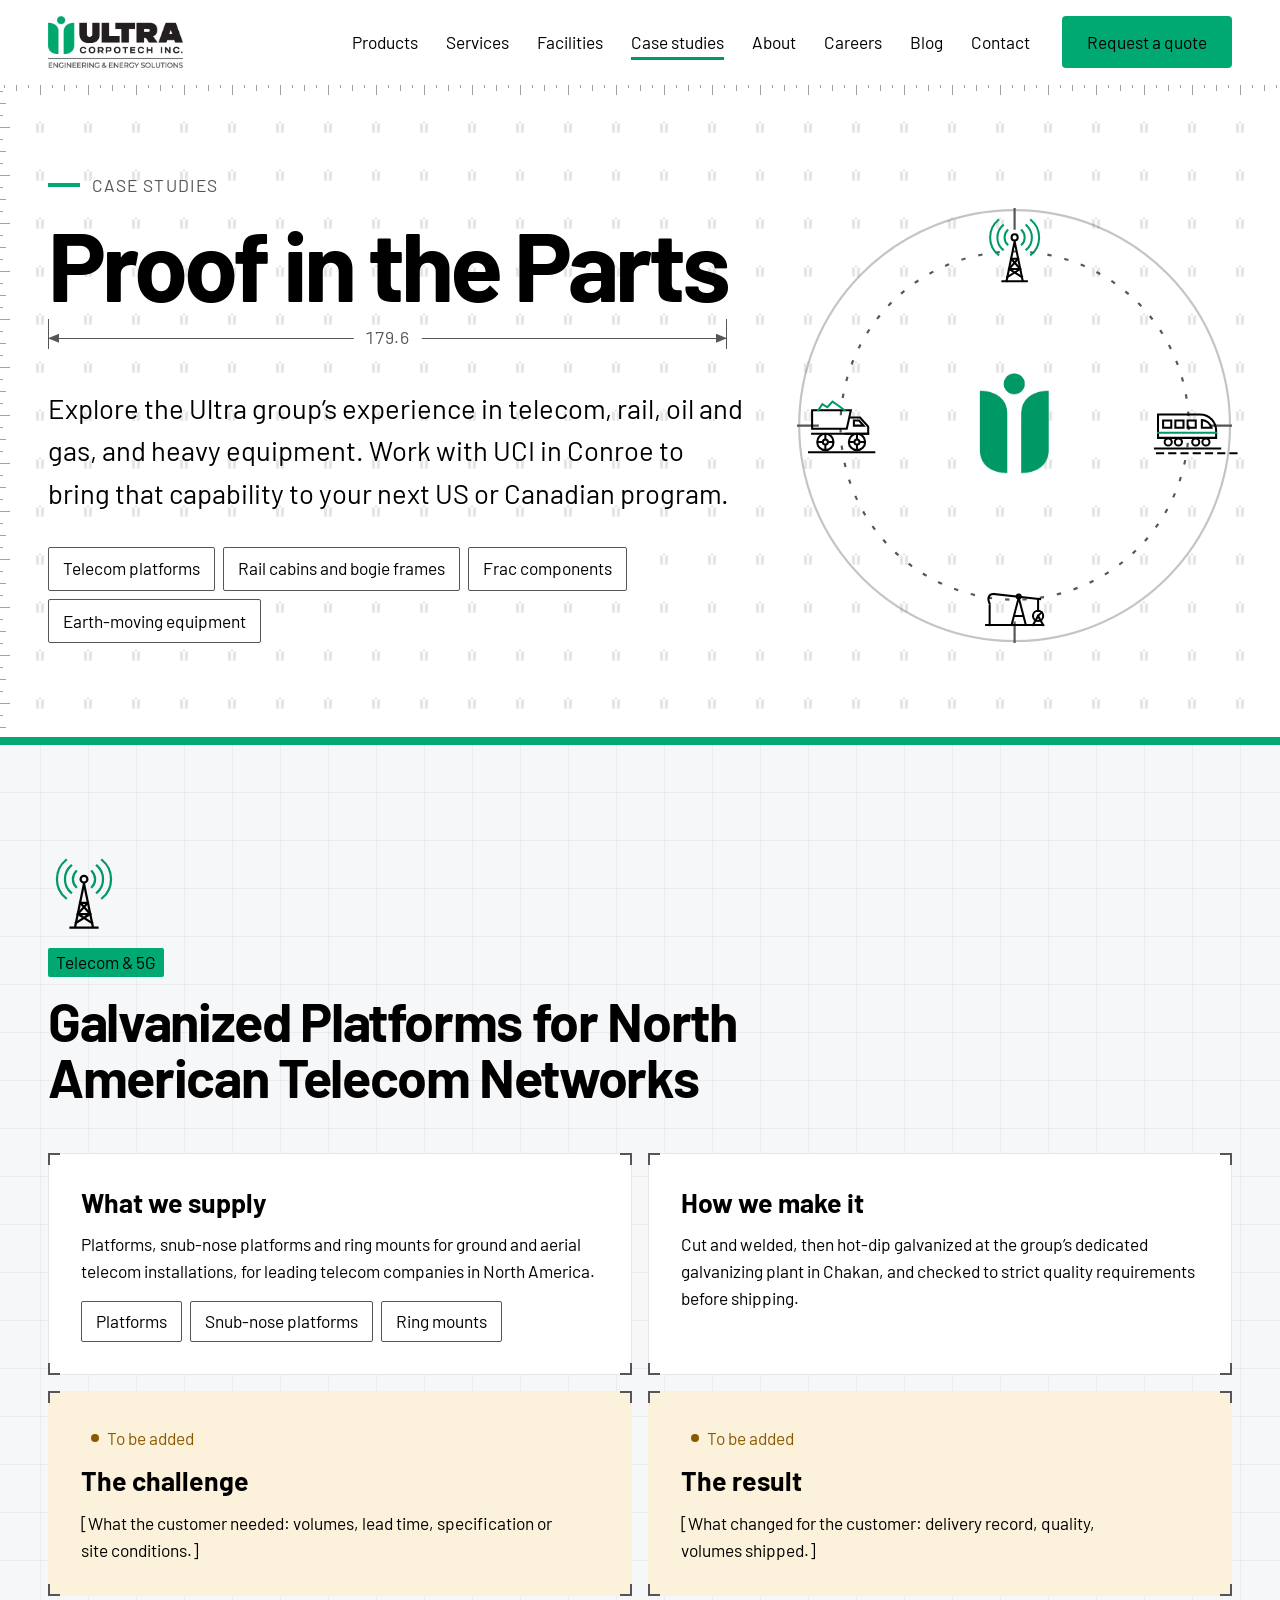
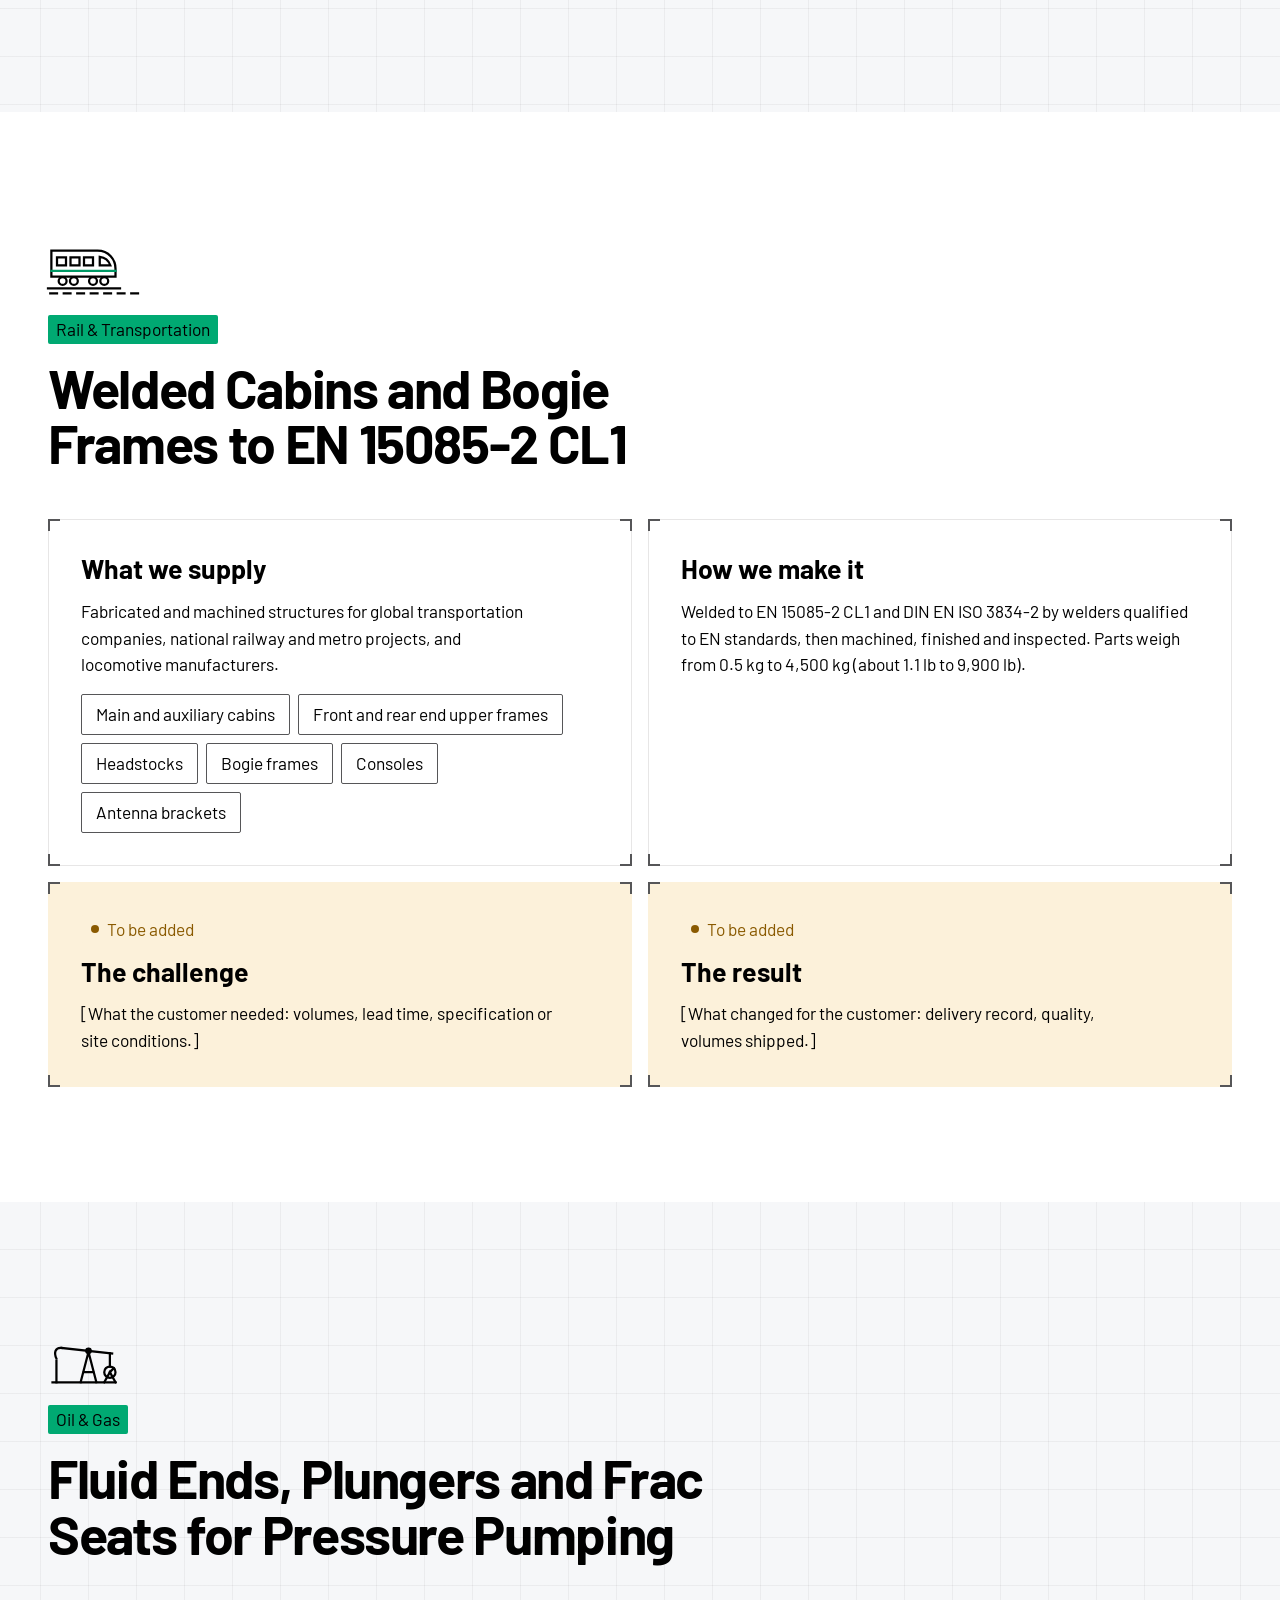
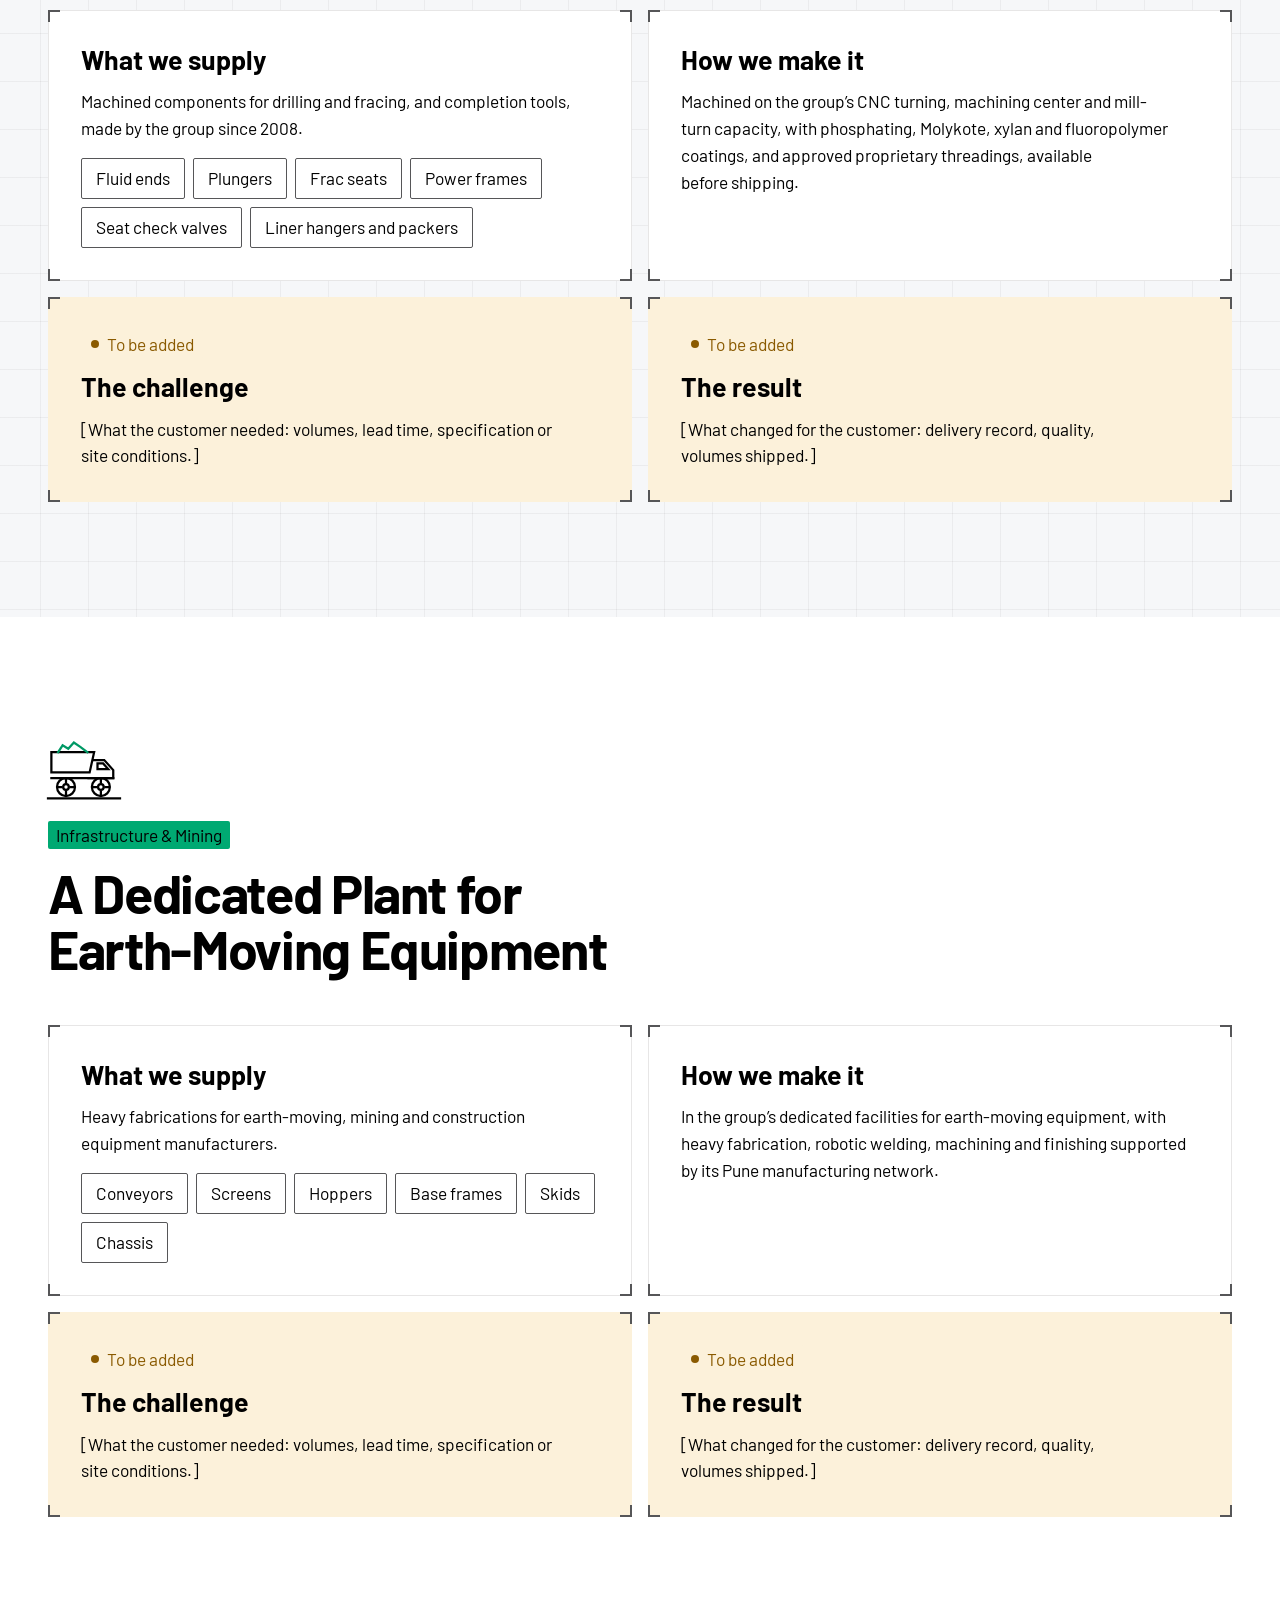
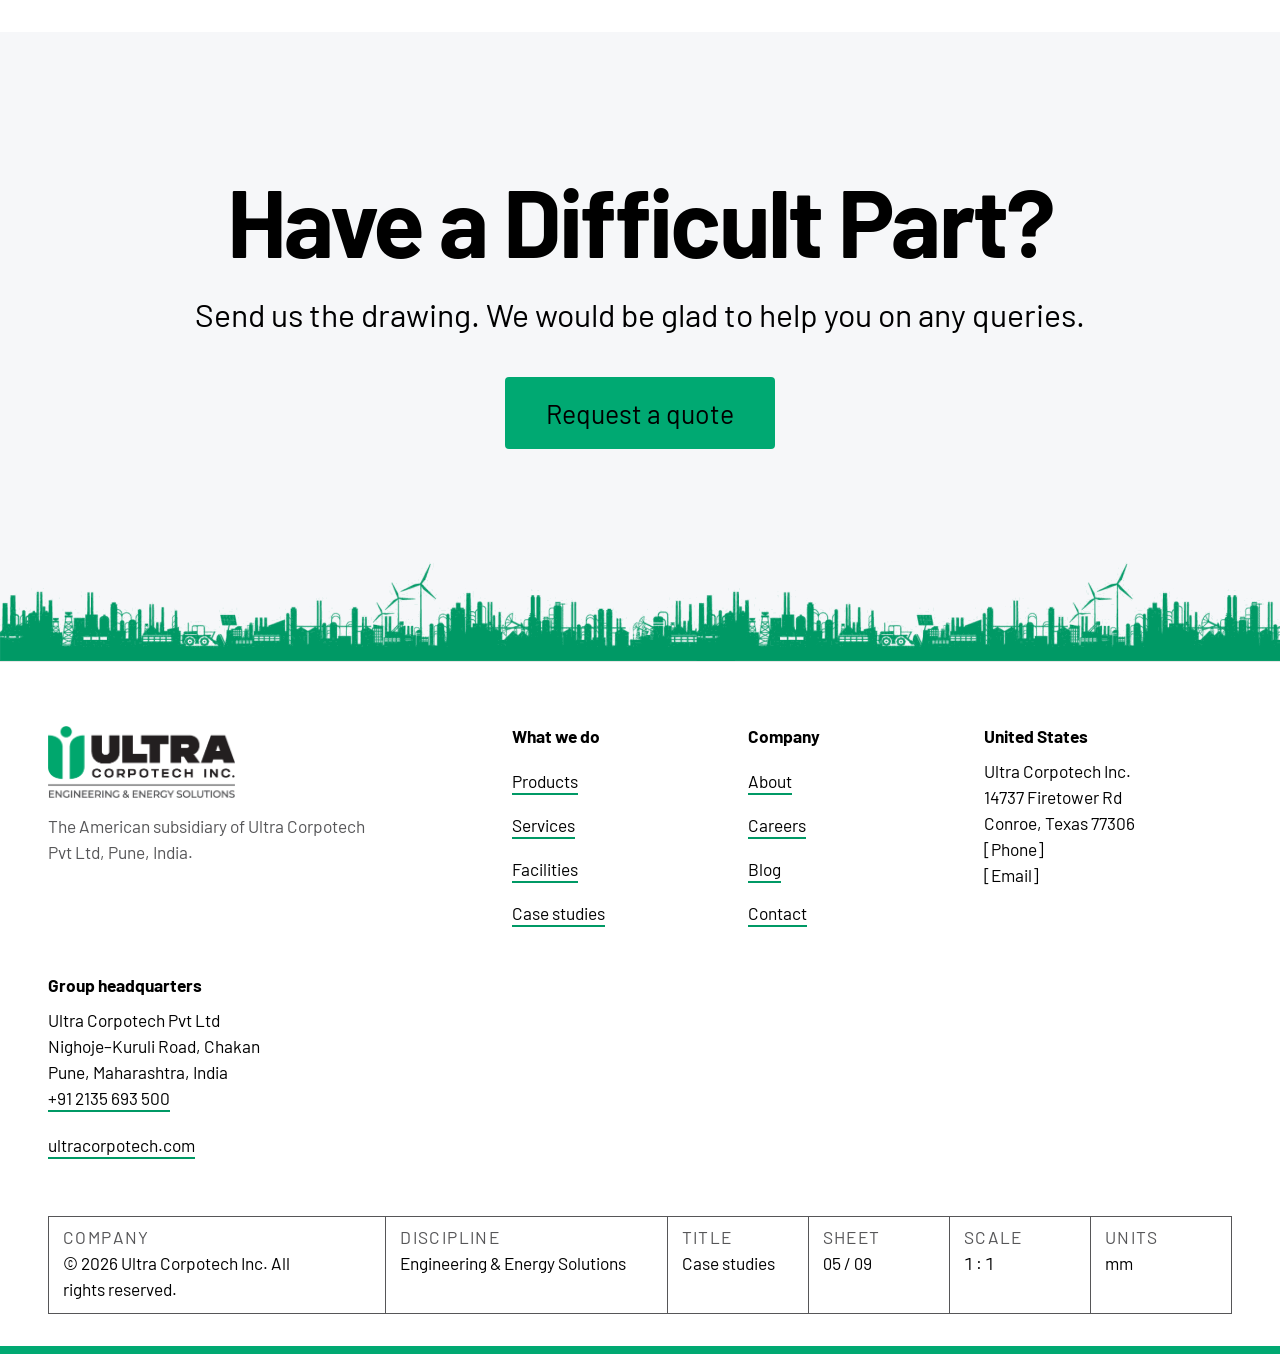
<file: case-studies.html>
<!doctype html>
<html lang="en">
<head>
<meta charset="utf-8">
<meta name="viewport" content="width=device-width, initial-scale=1, viewport-fit=cover">
<title>Case Studies | Ultra Corpotech Inc.</title>
<meta name="description" content="Programs the Ultra Corpotech group delivers: galvanized telecom platforms, rail cabins and bogie frames, frac pump components and earth-moving fabrications.">
<meta name="theme-color" content="#00a972">
<link rel="icon" type="image/png" href="assets/img/mark.png">
<link rel="preload" href="assets/fonts/barlow-700-latin.woff2" as="font" type="font/woff2" crossorigin>
<link rel="preload" href="assets/fonts/barlow-400-latin.woff2" as="font" type="font/woff2" crossorigin>
<link rel="stylesheet" href="assets/css/site.css">
<script>
  /* Motion bootstrap: runs before first paint, so the intro and the page curtain can cover the page.
     Motion is skipped when the visitor prefers reduced motion or an automated browser is capturing the page. */
  (function (d, w) {
    var r = d.documentElement;
    r.classList.add('js');
    if (navigator.webdriver || (w.matchMedia && w.matchMedia('(prefers-reduced-motion: reduce)').matches)) return;
    r.classList.add('motion');
    try {
      var c = w.sessionStorage.getItem('uci:curtain');
      if (c) {
        r.classList.add('is-entering');
        r.style.setProperty('--curtain-label', JSON.stringify(c));
      } else if (!w.sessionStorage.getItem('uci:intro')) {
        r.classList.add('is-intro');
      }
    } catch (e) {}
    w.setTimeout(function () {
      if (!w.UCI) r.classList.remove('motion', 'is-intro', 'is-entering');
    }, 4000);
  })(document, window);
</script>
<script src="assets/js/site.js" defer></script>
</head>
<body>
<a class="skip" href="#main">Skip to content</a>
<div class="intro" aria-hidden="true"><div class="intro-grid"></div><div class="intro-logo"><img class="brand-lockup" src="assets/img/lockup-large.png" alt="" width="1551" height="597"><img class="brand-mark" src="assets/img/mark-large.png" alt="" width="431" height="579"></div><div class="intro-bar"></div></div>
<div class="curtain" aria-hidden="true"><span class="curtain-label"></span></div>

<header class="site-header">
  <div class="wrap header-row">
    <a class="brand" href="index.html" aria-label="Ultra Corpotech Inc. home"><img class="brand-lockup" src="assets/img/lockup-large.png" alt="" width="1551" height="597"><img class="brand-mark" src="assets/img/mark-large.png" alt="" width="431" height="579"></a>
    <nav class="nav" aria-label="Main">
      <ul class="nav-list">
        <li><a class="nav-link" href="products.html">Products</a></li>
        <li><a class="nav-link" href="services.html">Services</a></li>
        <li><a class="nav-link" href="facilities.html">Facilities</a></li>
        <li><a class="nav-link" href="case-studies.html" aria-current="page">Case studies</a></li>
        <li><a class="nav-link" href="about.html">About</a></li>
        <li><a class="nav-link" href="careers.html">Careers</a></li>
        <li><a class="nav-link" href="blog.html">Blog</a></li>
        <li><a class="nav-link" href="contact.html">Contact</a></li>
      </ul>
      <span class="nav-indicator" aria-hidden="true"></span>
    </nav>
    <a class="btn btn-primary header-cta" href="contact.html" data-magnetic>Request a quote</a>
    <button class="menu-toggle" type="button" aria-expanded="false" aria-controls="menu"><span class="menu-toggle-label">Menu</span><span class="menu-toggle-icon" aria-hidden="true"><i></i><i></i></span></button>
  </div>
</header>

<div class="menu" id="menu">
  <div class="wrap">
    <nav aria-label="Menu">
      <ul class="menu-list">
        <li><a class="menu-link" href="index.html" style="--i: 0"><span>Home</span></a></li>
        <li><a class="menu-link" href="products.html" style="--i: 1"><span>Products</span></a></li>
        <li><a class="menu-link" href="services.html" style="--i: 2"><span>Services</span></a></li>
        <li><a class="menu-link" href="facilities.html" style="--i: 3"><span>Facilities</span></a></li>
        <li><a class="menu-link" href="case-studies.html" aria-current="page" style="--i: 4"><span>Case studies</span></a></li>
        <li><a class="menu-link" href="about.html" style="--i: 5"><span>About</span></a></li>
        <li><a class="menu-link" href="careers.html" style="--i: 6"><span>Careers</span></a></li>
        <li><a class="menu-link" href="blog.html" style="--i: 7"><span>Blog</span></a></li>
        <li><a class="menu-link" href="contact.html" style="--i: 8"><span>Contact</span></a></li>
      </ul>
    </nav>
  </div>
  <div class="wrap menu-foot">
    <a class="btn btn-primary btn-lg" href="contact.html">Request a quote</a>
    <span>Engineering &amp; Energy Solutions</span>
  </div>
</div>

<main id="main">
  <section class="page-hero" aria-labelledby="page-title" data-hero>
    <canvas class="mark-field" data-mark-field aria-hidden="true"></canvas>
    <div class="wrap page-hero-inner">
      <div>
        <p class="eyebrow" data-reveal><span class="eyebrow-bar" aria-hidden="true"></span><span data-scramble>Case studies</span></p>
        <h1 id="page-title" class="page-title is-long" data-split style="--delay: 120ms">Proof in the Parts</h1>
        <p class="lead" data-reveal style="--delay: 460ms">Explore the Ultra group’s experience in telecom, rail, oil and gas, and heavy equipment. Work with UCI in Conroe to bring that capability to your next US or Canadian program.</p>
        <nav aria-label="Case studies">
          <ul class="chip-nav" data-stagger style="--delay: 600ms">
            <li><a href="#telecom-platforms">Telecom platforms</a></li>
            <li><a href="#rail-cabins">Rail cabins and bogie frames</a></li>
            <li><a href="#frac-components">Frac components</a></li>
            <li><a href="#earth-moving">Earth-moving equipment</a></li>
          </ul>
        </nav>
      </div>
      <div class="page-hero-art is-ring" aria-hidden="true" data-reveal="fade" style="--delay: 250ms">
        <div class="ring-guide"><svg viewBox="0 0 200 200" fill="none" stroke="currentColor" stroke-width="1"><circle cx="100" cy="100" r="80" stroke-dasharray="2 6"/><circle cx="100" cy="100" r="99" stroke-opacity=".35"/><path d="M100 0V10M100 190V200M0 100H10M190 100H200"/></svg></div>
        <div class="sector-ring">
          <span style="--k: 0"><span data-icon="telecom"></span></span>
          <span style="--k: 2.5"><span data-icon="metro"></span></span>
          <span style="--k: 5"><span data-icon="oil"></span></span>
          <span style="--k: 7.5"><span data-icon="mining"></span></span>
        </div>
        <span class="ring-hub"><img src="assets/img/mark-large.png" alt="" width="431" height="579" data-reveal="grow" style="--delay: 400ms"></span>
      </div>
    </div>
    <div class="hero-rule" aria-hidden="true"></div>
  </section>

  <!-- Each case study keeps what the group publishes about the program. Fill in the challenge
       and the result (with figures the customer has approved), then remove the badges. -->
  <section class="band band-muted cs" id="telecom-platforms" aria-labelledby="cs-telecom-title">
    <div class="wrap">
      <div class="cs-head">
        <span data-icon="telecom" aria-hidden="true"></span>
        <span class="badge">Telecom &amp; 5G</span>
        <h2 id="cs-telecom-title" class="cs-title" data-split>Galvanized Platforms for North American Telecom Networks</h2>
      </div>
      <div class="cs-grid" data-stagger>
        <div class="cs-block">
          <h3>What we supply</h3>
          <p>Platforms, snub-nose platforms and ring mounts for ground and aerial telecom installations, for leading telecom companies in North America.</p>
          <ul class="tags">
            <li class="tag">Platforms</li>
            <li class="tag">Snub-nose platforms</li>
            <li class="tag">Ring mounts</li>
          </ul>
        </div>
        <div class="cs-block">
          <h3>How we make it</h3>
          <p>Cut and welded, then hot-dip galvanized at the group’s dedicated galvanizing plant in Chakan, and checked to strict quality requirements before shipping.</p>
        </div>
        <div class="cs-block is-todo">
          <span class="todo-badge">To be added</span>
          <h3>The challenge</h3>
          <p>[What the customer needed: volumes, lead time, specification or site conditions.]</p>
        </div>
        <div class="cs-block is-todo">
          <span class="todo-badge">To be added</span>
          <h3>The result</h3>
          <p>[What changed for the customer: delivery record, quality, volumes shipped.]</p>
        </div>
      </div>
    </div>
  </section>

  <section class="band cs" id="rail-cabins" aria-labelledby="cs-rail-title">
    <div class="wrap">
      <div class="cs-head">
        <span data-icon="metro" aria-hidden="true"></span>
        <span class="badge">Rail &amp; Transportation</span>
        <h2 id="cs-rail-title" class="cs-title" data-split>Welded Cabins and Bogie Frames to EN 15085-2 CL1</h2>
      </div>
      <div class="cs-grid" data-stagger>
        <div class="cs-block">
          <h3>What we supply</h3>
          <p>Fabricated and machined structures for global transportation companies, national railway and metro projects, and locomotive manufacturers.</p>
          <ul class="tags">
            <li class="tag">Main and auxiliary cabins</li>
            <li class="tag">Front and rear end upper frames</li>
            <li class="tag">Headstocks</li>
            <li class="tag">Bogie frames</li>
            <li class="tag">Consoles</li>
            <li class="tag">Antenna brackets</li>
          </ul>
        </div>
        <div class="cs-block">
          <h3>How we make it</h3>
          <p>Welded to EN 15085-2 CL1 and DIN EN ISO 3834-2 by welders qualified to EN standards, then machined, finished and inspected. Parts weigh from 0.5 kg to 4,500 kg (about 1.1 lb to 9,900 lb).</p>
        </div>
        <div class="cs-block is-todo">
          <span class="todo-badge">To be added</span>
          <h3>The challenge</h3>
          <p>[What the customer needed: volumes, lead time, specification or site conditions.]</p>
        </div>
        <div class="cs-block is-todo">
          <span class="todo-badge">To be added</span>
          <h3>The result</h3>
          <p>[What changed for the customer: delivery record, quality, volumes shipped.]</p>
        </div>
      </div>
    </div>
  </section>

  <section class="band band-muted cs" id="frac-components" aria-labelledby="cs-frac-title">
    <div class="wrap">
      <div class="cs-head">
        <span data-icon="oil" aria-hidden="true"></span>
        <span class="badge">Oil &amp; Gas</span>
        <h2 id="cs-frac-title" class="cs-title" data-split>Fluid Ends, Plungers and Frac Seats for Pressure Pumping</h2>
      </div>
      <div class="cs-grid" data-stagger>
        <div class="cs-block">
          <h3>What we supply</h3>
          <p>Machined components for drilling and fracing, and completion tools, made by the group since 2008.</p>
          <ul class="tags">
            <li class="tag">Fluid ends</li>
            <li class="tag">Plungers</li>
            <li class="tag">Frac seats</li>
            <li class="tag">Power frames</li>
            <li class="tag">Seat check valves</li>
            <li class="tag">Liner hangers and packers</li>
          </ul>
        </div>
        <div class="cs-block">
          <h3>How we make it</h3>
          <p>Machined on the group’s CNC turning, machining center and mill-turn capacity, with phosphating, Molykote, xylan and fluoropolymer coatings, and approved proprietary threadings, available before shipping.</p>
        </div>
        <div class="cs-block is-todo">
          <span class="todo-badge">To be added</span>
          <h3>The challenge</h3>
          <p>[What the customer needed: volumes, lead time, specification or site conditions.]</p>
        </div>
        <div class="cs-block is-todo">
          <span class="todo-badge">To be added</span>
          <h3>The result</h3>
          <p>[What changed for the customer: delivery record, quality, volumes shipped.]</p>
        </div>
      </div>
    </div>
  </section>

  <section class="band cs" id="earth-moving" aria-labelledby="cs-earth-title">
    <div class="wrap">
      <div class="cs-head">
        <span data-icon="mining" aria-hidden="true"></span>
        <span class="badge">Infrastructure &amp; Mining</span>
        <h2 id="cs-earth-title" class="cs-title" data-split>A Dedicated Plant for Earth-Moving Equipment</h2>
      </div>
      <div class="cs-grid" data-stagger>
        <div class="cs-block">
          <h3>What we supply</h3>
          <p>Heavy fabrications for earth-moving, mining and construction equipment manufacturers.</p>
          <ul class="tags">
            <li class="tag">Conveyors</li>
            <li class="tag">Screens</li>
            <li class="tag">Hoppers</li>
            <li class="tag">Base frames</li>
            <li class="tag">Skids</li>
            <li class="tag">Chassis</li>
          </ul>
        </div>
        <div class="cs-block">
          <h3>How we make it</h3>
          <p>In the group’s dedicated facilities for earth-moving equipment, with heavy fabrication, robotic welding, machining and finishing supported by its Pune manufacturing network.</p>
        </div>
        <div class="cs-block is-todo">
          <span class="todo-badge">To be added</span>
          <h3>The challenge</h3>
          <p>[What the customer needed: volumes, lead time, specification or site conditions.]</p>
        </div>
        <div class="cs-block is-todo">
          <span class="todo-badge">To be added</span>
          <h3>The result</h3>
          <p>[What changed for the customer: delivery record, quality, volumes shipped.]</p>
        </div>
      </div>
    </div>
  </section>

  <section class="cta" aria-labelledby="cta-title" data-scrub="enter" data-span="0.85">
    <div class="wrap cta-inner">
      <h2 id="cta-title" class="cta-title" data-split>Have a Difficult Part?</h2>
      <p class="cta-line" data-reveal>Send us the drawing. We would be glad to help you on any queries.</p>
      <div data-reveal style="--delay: 150ms"><a class="btn btn-primary btn-xl" href="contact.html" data-magnetic>Request a quote</a></div>
    </div>
  </section>
</main>

<footer class="site-footer">
  <div class="wrap footer-grid">
    <div class="footer-brand">
      <a class="brand" href="index.html" aria-label="Ultra Corpotech Inc. home"><img class="brand-lockup" src="assets/img/lockup-large.png" alt="" width="1551" height="597" loading="lazy"><img class="brand-mark" src="assets/img/mark-large.png" alt="" width="431" height="579" loading="lazy"></a>
      <p>The American subsidiary of Ultra Corpotech Pvt Ltd, Pune, India.</p>
    </div>
    <nav class="footer-col is-links" aria-label="What we do">
      <h2>What we do</h2>
      <ul class="footer-links">
        <li><a class="link" href="products.html">Products</a></li>
        <li><a class="link" href="services.html">Services</a></li>
        <li><a class="link" href="facilities.html">Facilities</a></li>
        <li><a class="link" href="case-studies.html">Case studies</a></li>
      </ul>
    </nav>
    <nav class="footer-col is-links" aria-label="Company">
      <h2>Company</h2>
      <ul class="footer-links">
        <li><a class="link" href="about.html">About</a></li>
        <li><a class="link" href="careers.html">Careers</a></li>
        <li><a class="link" href="blog.html">Blog</a></li>
        <li><a class="link" href="contact.html">Contact</a></li>
      </ul>
    </nav>
    <div class="footer-col">
      <h2>United States</h2>
      <address>Ultra Corpotech Inc.<br>14737 Firetower Rd<br>Conroe, Texas 77306<br>[Phone]<br>[Email]</address>
    </div>
    <div class="footer-col">
      <h2>Group headquarters</h2>
      <address>Ultra Corpotech Pvt Ltd<br>Nighoje–Kuruli Road, Chakan<br>Pune, Maharashtra, India<br><a class="link" href="tel:+912135693500">+91 2135 693 500</a></address>
      <a class="link" href="https://ultracorpotech.com/">ultracorpotech.com</a>
    </div>
  </div>
  <div class="wrap">
    <div class="footer-base">
      <p>© 2026 Ultra Corpotech Inc. All rights reserved.</p>
      <p>Engineering &amp; Energy Solutions</p>
    </div>
  </div>
  <div class="foot-bar" aria-hidden="true"></div>
</footer>
</body>
</html>
</file>
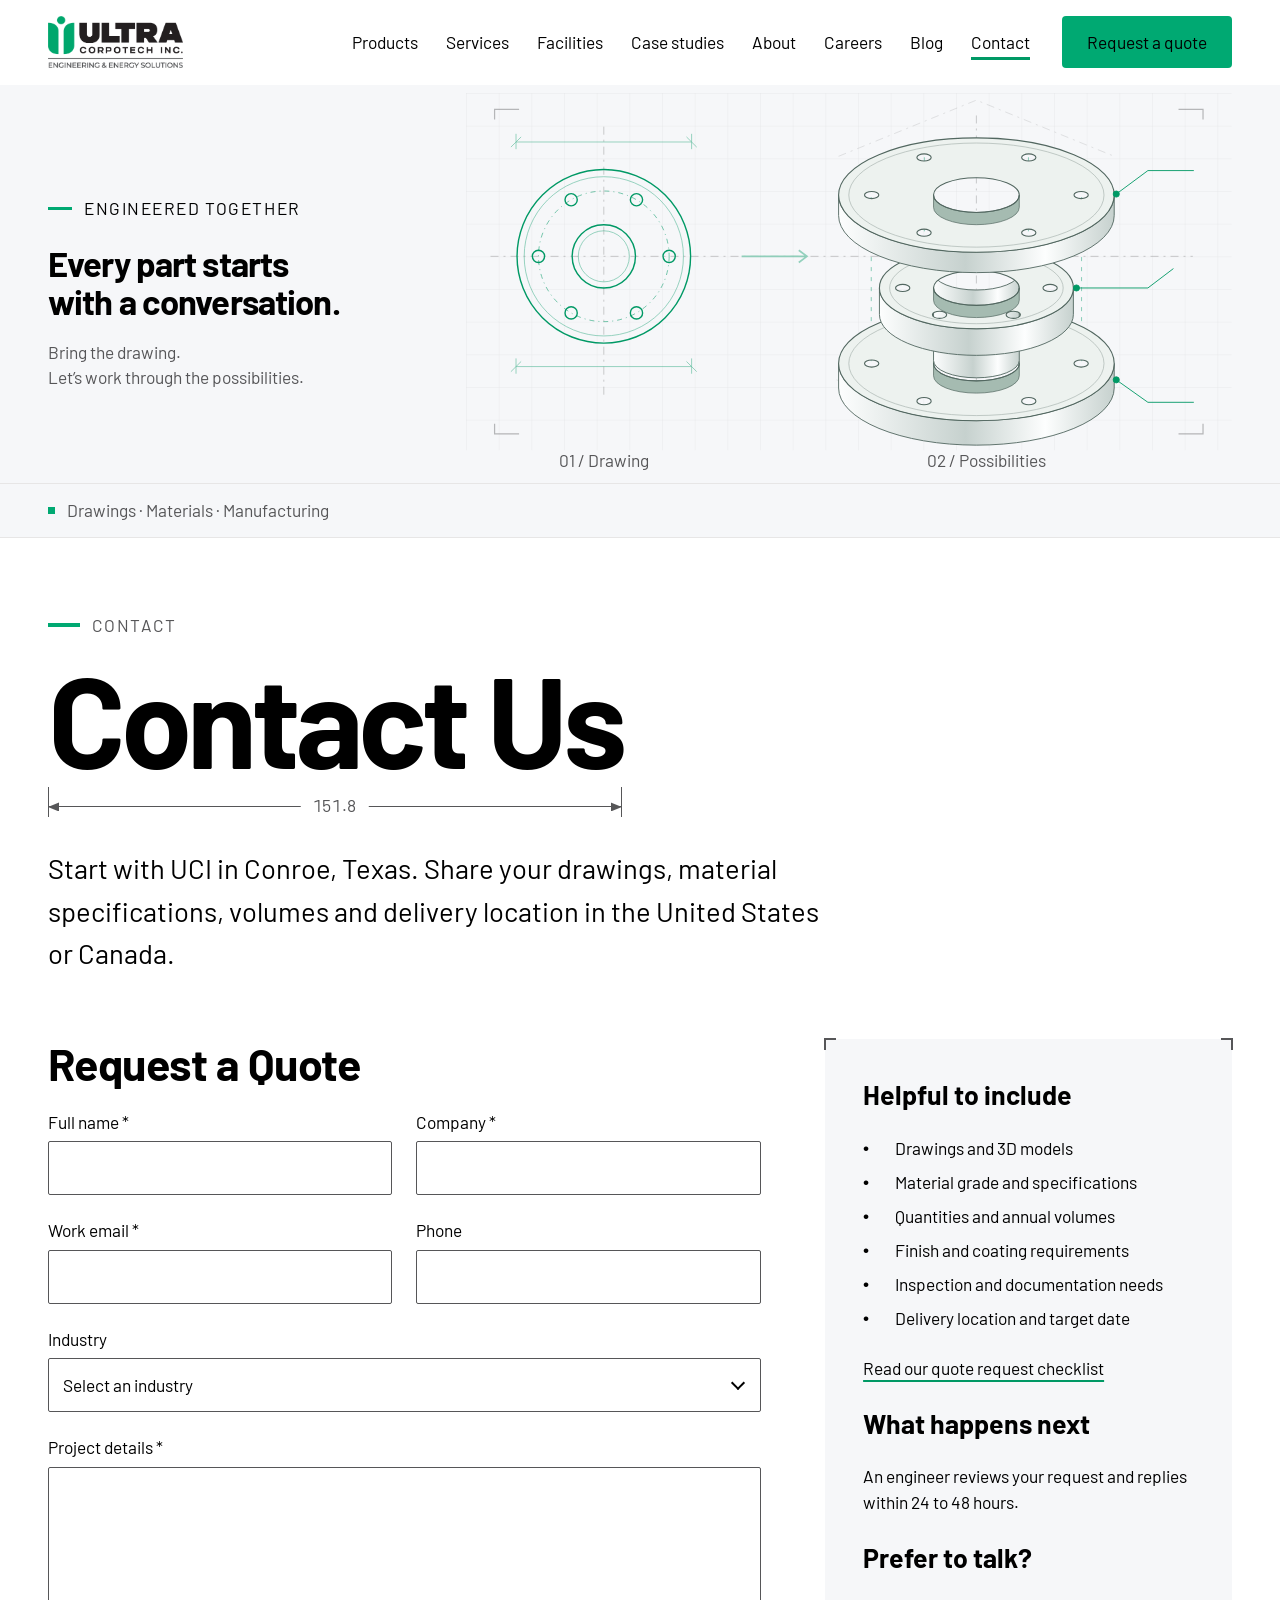
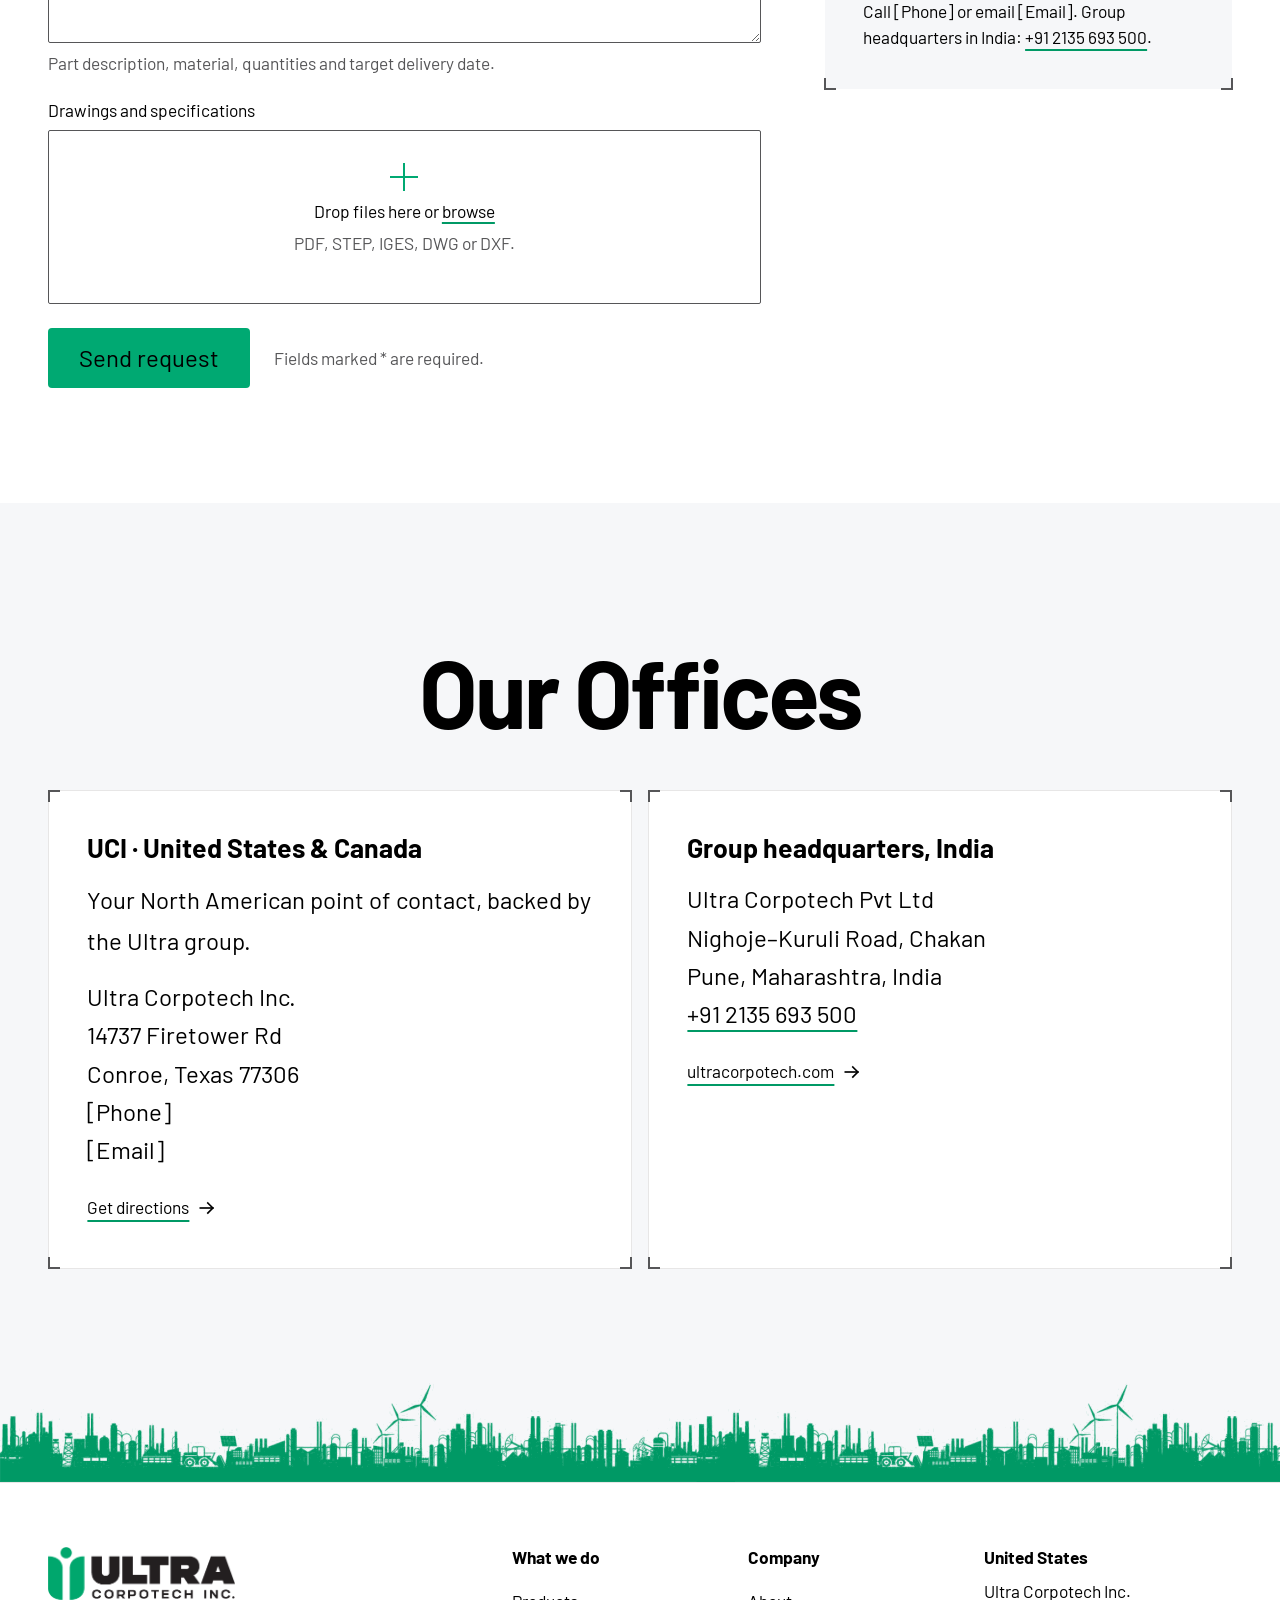
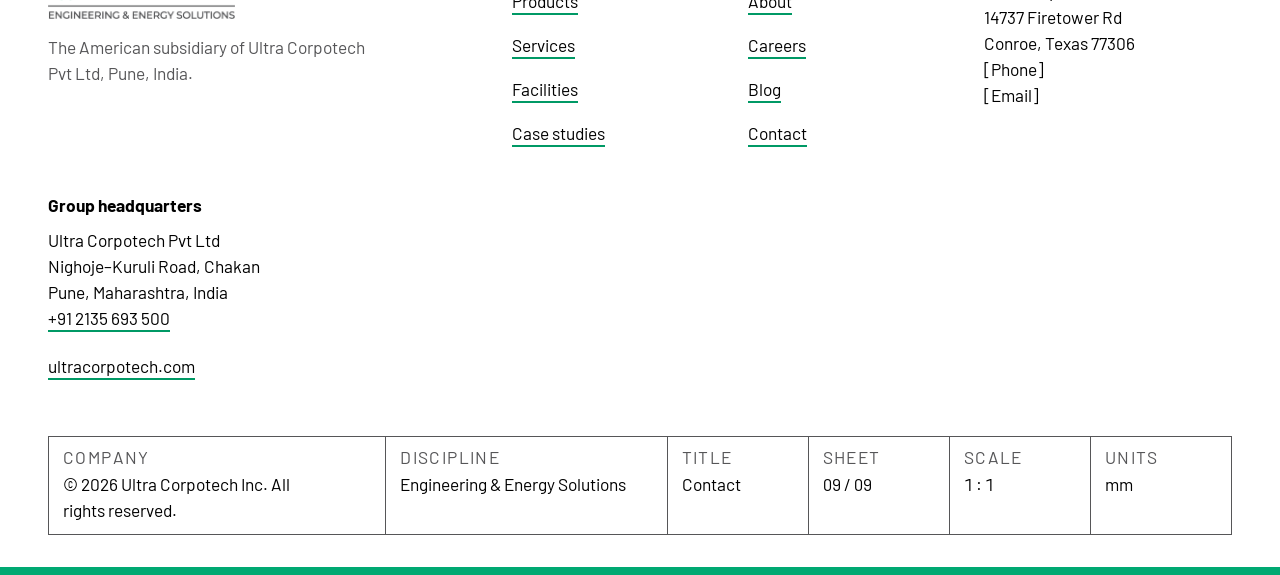
<file: contact.html>
<!doctype html>
<html lang="en">
<head>
<meta charset="utf-8">
<meta name="viewport" content="width=device-width, initial-scale=1, viewport-fit=cover">
<title>Contact | Ultra Corpotech Inc.</title>
<meta name="description" content="Request a quote from Ultra Corpotech Inc., 14737 Firetower Rd, Conroe, Texas. Share drawings, specifications, material grades and volumes, and we would be glad to help you on any queries.">
<meta name="theme-color" content="#00a972">
<link rel="icon" type="image/png" href="assets/img/mark.png">
<link rel="preload" href="assets/fonts/barlow-700-latin.woff2" as="font" type="font/woff2" crossorigin>
<link rel="preload" href="assets/fonts/barlow-400-latin.woff2" as="font" type="font/woff2" crossorigin>
<link rel="stylesheet" href="assets/css/site.css">
<link rel="stylesheet" href="assets/css/contact-visual.css">
<script>
  /* Motion bootstrap: runs before first paint, so the intro and the page curtain can cover the page.
     Motion is skipped when the visitor prefers reduced motion or an automated browser is capturing the page. */
  (function (d, w) {
    var r = d.documentElement;
    r.classList.add('js');
    if (navigator.webdriver || (w.matchMedia && w.matchMedia('(prefers-reduced-motion: reduce)').matches)) return;
    r.classList.add('motion');
    try {
      var c = w.sessionStorage.getItem('uci:curtain');
      if (c) {
        r.classList.add('is-entering');
        r.style.setProperty('--curtain-label', JSON.stringify(c));
      } else if (!w.sessionStorage.getItem('uci:intro')) {
        r.classList.add('is-intro');
      }
    } catch (e) {}
    w.setTimeout(function () {
      if (!w.UCI) r.classList.remove('motion', 'is-intro', 'is-entering');
    }, 4000);
  })(document, window);
</script>
<script src="assets/js/site.js" defer></script>
<script src="assets/js/contact-visual.js" defer></script>
</head>
<body>
<a class="skip" href="#main">Skip to content</a>
<div class="intro" aria-hidden="true"><div class="intro-grid"></div><div class="intro-logo"><img class="brand-lockup" src="assets/img/lockup-large.png" alt="" width="1551" height="597"><img class="brand-mark" src="assets/img/mark-large.png" alt="" width="431" height="579"></div><div class="intro-bar"></div></div>
<div class="curtain" aria-hidden="true"><span class="curtain-label"></span></div>

<header class="site-header">
  <div class="wrap header-row">
    <a class="brand" href="index.html" aria-label="Ultra Corpotech Inc. home"><img class="brand-lockup" src="assets/img/lockup-large.png" alt="" width="1551" height="597"><img class="brand-mark" src="assets/img/mark-large.png" alt="" width="431" height="579"></a>
    <nav class="nav" aria-label="Main">
      <ul class="nav-list">
        <li><a class="nav-link" href="products.html">Products</a></li>
        <li><a class="nav-link" href="services.html">Services</a></li>
        <li><a class="nav-link" href="facilities.html">Facilities</a></li>
        <li><a class="nav-link" href="case-studies.html">Case studies</a></li>
        <li><a class="nav-link" href="about.html">About</a></li>
        <li><a class="nav-link" href="careers.html">Careers</a></li>
        <li><a class="nav-link" href="blog.html">Blog</a></li>
        <li><a class="nav-link" href="contact.html" aria-current="page">Contact</a></li>
      </ul>
      <span class="nav-indicator" aria-hidden="true"></span>
    </nav>
    <a class="btn btn-primary header-cta" href="contact.html" data-magnetic>Request a quote</a>
    <button class="menu-toggle" type="button" aria-expanded="false" aria-controls="menu"><span class="menu-toggle-label">Menu</span><span class="menu-toggle-icon" aria-hidden="true"><i></i><i></i></span></button>
  </div>
</header>

<div class="menu" id="menu">
  <div class="wrap">
    <nav aria-label="Menu">
      <ul class="menu-list">
        <li><a class="menu-link" href="index.html" style="--i: 0"><span>Home</span></a></li>
        <li><a class="menu-link" href="products.html" style="--i: 1"><span>Products</span></a></li>
        <li><a class="menu-link" href="services.html" style="--i: 2"><span>Services</span></a></li>
        <li><a class="menu-link" href="facilities.html" style="--i: 3"><span>Facilities</span></a></li>
        <li><a class="menu-link" href="case-studies.html" style="--i: 4"><span>Case studies</span></a></li>
        <li><a class="menu-link" href="about.html" style="--i: 5"><span>About</span></a></li>
        <li><a class="menu-link" href="careers.html" style="--i: 6"><span>Careers</span></a></li>
        <li><a class="menu-link" href="blog.html" style="--i: 7"><span>Blog</span></a></li>
        <li><a class="menu-link" href="contact.html" aria-current="page" style="--i: 8"><span>Contact</span></a></li>
      </ul>
    </nav>
  </div>
  <div class="wrap menu-foot">
    <a class="btn btn-primary btn-lg" href="contact.html">Request a quote</a>
    <span>Engineering &amp; Energy Solutions</span>
  </div>
</div>

<main id="main">
  <div data-hero>
    <section class="contact-engineering" aria-label="From drawing to engineering" data-contact-engineering>
      <div class="wrap ce-layout">
        <div class="ce-intro">
          <p class="ce-kicker">Engineered together</p>
          <p class="ce-headline">Every part starts<br> with a conversation.</p>
          <p class="ce-caption">Bring the drawing.<br> Let’s work through the possibilities.</p>
        </div>
        <div class="ce-viewport">
          <svg class="ce-drawing" viewBox="0 0 750 350" role="img" aria-labelledby="ce-title ce-desc">
            <title id="ce-title">A technical drawing becomes an exploded mechanical assembly</title>
            <desc id="ce-desc">A circular flange drawing sits beside an isometric component with three separated machined rings. Green construction lines connect the drawing to the assembly.</desc>
            <defs>
              <linearGradient id="ce-metal" x1="0" y1="0" x2="1" y2="0"><stop class="ce-stop-light" offset="0"/><stop class="ce-stop-mid" offset=".46"/><stop class="ce-stop-light" offset=".75"/><stop class="ce-stop-mid" offset="1"/></linearGradient>
              <pattern id="ce-grid" width="32" height="32" patternUnits="userSpaceOnUse"><path d="M32 0H0V32" fill="none" stroke="currentColor" stroke-width=".5"/></pattern>
              <clipPath id="ce-clip"><rect width="750" height="350"/></clipPath>
            </defs>
            <rect class="ce-grid" width="750" height="350" fill="url(#ce-grid)"/>
            <g class="ce-construction" fill="none">
              <path d="M24 160H712M135 33V297M500 22V330"/>
              <path d="M28 26v-10h24m646 0h24v10M28 324v10h24m646 0h24v-10" class="ce-corners"/>
              <path d="M270 160h64m-8-6 8 6-8 6" class="ce-flow"/>
              <path d="m363 281 137 57 138-57M365 62l135-55 135 55" class="ce-envelope"/>
            </g>
            <g class="ce-plan" fill="none">
              <circle cx="135" cy="160" r="85"/>
              <circle cx="135" cy="160" r="78" class="ce-secondary"/>
              <circle cx="135" cy="160" r="64" class="ce-pitch"/>
              <circle cx="135" cy="160" r="31"/>
              <circle cx="135" cy="160" r="25" class="ce-secondary"/>
              <circle cx="199.0" cy="160.0" r="6"/><circle cx="167.0" cy="215.43" r="6"/><circle cx="103.0" cy="215.43" r="6"/><circle cx="71.0" cy="160.0" r="6"/><circle cx="103.0" cy="104.57" r="6"/><circle cx="167.0" cy="104.57" r="6"/>
              <path d="M49 260v15m172-15v15m-172-7h172m-167-5-10 10m172-10 10 10" class="ce-secondary"/>
              <path d="M49 40v15m172-15v15m-172-7h172m-167-5-10 10m172-10 10 10" class="ce-secondary"/>
            </g>
            <g class="ce-assembly">
              <path class="ce-guide" d="M397 102v171M603 102v171M449 63v210M551 63v210"/>
              <g class="ce-base">
      <path class="ce-metal-side" d="M365 265v24a135 56 0 0 0 270 0v-24a135 56 0 0 1 -270 0Z"/>
      <path class="ce-metal-top" fill-rule="evenodd" d="M 365 265 a 135 56 0 1 0 270 0 a 135 56 0 1 0 -270 0 M 458 265 a 42 17 0 1 0 84 0 a 42 17 0 1 0 -84 0 M 595.6 265.0 a 7 3.5 0 1 0 14 0 a 7 3.5 0 1 0 -14 0M 544.3 301.86 a 7 3.5 0 1 0 14 0 a 7 3.5 0 1 0 -14 0M 441.7 301.86 a 7 3.5 0 1 0 14 0 a 7 3.5 0 1 0 -14 0M 390.4 265.0 a 7 3.5 0 1 0 14 0 a 7 3.5 0 1 0 -14 0M 441.7 228.14 a 7 3.5 0 1 0 14 0 a 7 3.5 0 1 0 -14 0M 544.3 228.14 a 7 3.5 0 1 0 14 0 a 7 3.5 0 1 0 -14 0"/>
      <ellipse class="ce-detail" cx="500" cy="265" rx="125" ry="51"/>
      <path class="ce-bore" d="M458 265a42 17 0 0 0 84 0v12a42 17 0 0 1 -84 0Z"/>
      <path class="ce-outline" fill-rule="evenodd" d="M 365 265 a 135 56 0 1 0 270 0 a 135 56 0 1 0 -270 0 M 458 265 a 42 17 0 1 0 84 0 a 42 17 0 1 0 -84 0 M 595.6 265.0 a 7 3.5 0 1 0 14 0 a 7 3.5 0 1 0 -14 0M 544.3 301.86 a 7 3.5 0 1 0 14 0 a 7 3.5 0 1 0 -14 0M 441.7 301.86 a 7 3.5 0 1 0 14 0 a 7 3.5 0 1 0 -14 0M 390.4 265.0 a 7 3.5 0 1 0 14 0 a 7 3.5 0 1 0 -14 0M 441.7 228.14 a 7 3.5 0 1 0 14 0 a 7 3.5 0 1 0 -14 0M 544.3 228.14 a 7 3.5 0 1 0 14 0 a 7 3.5 0 1 0 -14 0"/>
    </g>
              <path class="ce-sleeve" d="M458 176v86a42 17 0 0 0 84 0v-86a42 17 0 0 1-84 0Z"/>
              <g class="ce-middle ce-animated">
      <path class="ce-metal-side" d="M405 191v26a95 40 0 0 0 190 0v-26a95 40 0 0 1 -190 0Z"/>
      <path class="ce-metal-top" fill-rule="evenodd" d="M 405 191 a 95 40 0 1 0 190 0 a 95 40 0 1 0 -190 0 M 458 191 a 42 17 0 1 0 84 0 a 42 17 0 1 0 -84 0 M 565.2 191.0 a 7 3.5 0 1 0 14 0 a 7 3.5 0 1 0 -14 0M 529.1 217.33 a 7 3.5 0 1 0 14 0 a 7 3.5 0 1 0 -14 0M 456.9 217.33 a 7 3.5 0 1 0 14 0 a 7 3.5 0 1 0 -14 0M 420.8 191.0 a 7 3.5 0 1 0 14 0 a 7 3.5 0 1 0 -14 0M 456.9 164.67 a 7 3.5 0 1 0 14 0 a 7 3.5 0 1 0 -14 0M 529.1 164.67 a 7 3.5 0 1 0 14 0 a 7 3.5 0 1 0 -14 0"/>
      <ellipse class="ce-detail" cx="500" cy="191" rx="85" ry="35"/>
      <path class="ce-bore" d="M458 191a42 17 0 0 0 84 0v12a42 17 0 0 1 -84 0Z"/>
      <path class="ce-outline" fill-rule="evenodd" d="M 405 191 a 95 40 0 1 0 190 0 a 95 40 0 1 0 -190 0 M 458 191 a 42 17 0 1 0 84 0 a 42 17 0 1 0 -84 0 M 565.2 191.0 a 7 3.5 0 1 0 14 0 a 7 3.5 0 1 0 -14 0M 529.1 217.33 a 7 3.5 0 1 0 14 0 a 7 3.5 0 1 0 -14 0M 456.9 217.33 a 7 3.5 0 1 0 14 0 a 7 3.5 0 1 0 -14 0M 420.8 191.0 a 7 3.5 0 1 0 14 0 a 7 3.5 0 1 0 -14 0M 456.9 164.67 a 7 3.5 0 1 0 14 0 a 7 3.5 0 1 0 -14 0M 529.1 164.67 a 7 3.5 0 1 0 14 0 a 7 3.5 0 1 0 -14 0"/>
    </g>
              <g class="ce-cap ce-animated">
      <path class="ce-metal-side" d="M365 100v20a135 56 0 0 0 270 0v-20a135 56 0 0 1 -270 0Z"/>
      <path class="ce-metal-top" fill-rule="evenodd" d="M 365 100 a 135 56 0 1 0 270 0 a 135 56 0 1 0 -270 0 M 458 100 a 42 17 0 1 0 84 0 a 42 17 0 1 0 -84 0 M 595.6 100.0 a 7 3.5 0 1 0 14 0 a 7 3.5 0 1 0 -14 0M 544.3 136.86 a 7 3.5 0 1 0 14 0 a 7 3.5 0 1 0 -14 0M 441.7 136.86 a 7 3.5 0 1 0 14 0 a 7 3.5 0 1 0 -14 0M 390.4 100.0 a 7 3.5 0 1 0 14 0 a 7 3.5 0 1 0 -14 0M 441.7 63.14 a 7 3.5 0 1 0 14 0 a 7 3.5 0 1 0 -14 0M 544.3 63.14 a 7 3.5 0 1 0 14 0 a 7 3.5 0 1 0 -14 0"/>
      <ellipse class="ce-detail" cx="500" cy="100" rx="125" ry="51"/>
      <path class="ce-bore" d="M458 100a42 17 0 0 0 84 0v12a42 17 0 0 1 -84 0Z"/>
      <path class="ce-outline" fill-rule="evenodd" d="M 365 100 a 135 56 0 1 0 270 0 a 135 56 0 1 0 -270 0 M 458 100 a 42 17 0 1 0 84 0 a 42 17 0 1 0 -84 0 M 595.6 100.0 a 7 3.5 0 1 0 14 0 a 7 3.5 0 1 0 -14 0M 544.3 136.86 a 7 3.5 0 1 0 14 0 a 7 3.5 0 1 0 -14 0M 441.7 136.86 a 7 3.5 0 1 0 14 0 a 7 3.5 0 1 0 -14 0M 390.4 100.0 a 7 3.5 0 1 0 14 0 a 7 3.5 0 1 0 -14 0M 441.7 63.14 a 7 3.5 0 1 0 14 0 a 7 3.5 0 1 0 -14 0M 544.3 63.14 a 7 3.5 0 1 0 14 0 a 7 3.5 0 1 0 -14 0"/>
    </g>
              <g class="ce-callout"><path d="m637 99 31-23h45M598 191h70l25-19M637 281l31 22h45"/><circle cx="637" cy="99" r="3"/><circle cx="598" cy="191" r="3"/><circle cx="637" cy="281" r="3"/></g>
            </g>
            <g clip-path="url(#ce-clip)"><path class="ce-scan ce-animated" d="M10 24V326"/></g>
          </svg>
          <div class="ce-view-labels" aria-hidden="true"><span>01 / Drawing</span><span>02 / Possibilities</span></div>
        </div>
      </div>
      <div class="wrap ce-footer">
        <span class="ce-footer-note"><span class="ce-status" aria-hidden="true"></span>Drawings · Materials · Manufacturing</span>
        <button class="ce-motion-toggle" type="button" data-ce-toggle hidden><span class="ce-toggle-symbol" aria-hidden="true">Ⅱ</span><span data-ce-toggle-label>Pause animation</span></button>
      </div>
    </section>

    <section class="band contact" aria-labelledby="page-title">
      <div class="wrap">
        <p class="eyebrow" data-reveal style="--delay: 300ms"><span class="eyebrow-bar" aria-hidden="true"></span><span data-scramble>Contact</span></p>
        <h1 id="page-title" class="page-title" data-split style="--delay: 380ms">Contact Us</h1>
        <p class="lead" data-reveal style="--delay: 640ms">Start with UCI in Conroe, Texas. Share your drawings, material specifications, volumes and delivery location in the United States or Canada.</p>

        <div class="contact-grid">
          <div class="form-panel">
            <!-- To receive requests, set data-endpoint to your form handler's URL
                 (for example a Formspree or Netlify Forms endpoint). With no
                 endpoint the form validates and shows its confirmation only. -->
            <form class="form" data-quote-form data-endpoint="" aria-labelledby="form-title" novalidate>
              <h2 id="form-title" data-reveal style="--delay: 700ms">Request a Quote</h2>
              <div class="form-alert" role="alert" hidden></div>
              <div class="form-row" data-stagger style="--delay: 780ms">
                <div class="field">
                  <label for="f-name">Full name *</label>
                  <div class="control"><input class="input" id="f-name" name="name" type="text" autocomplete="name" required><span class="control-bar" aria-hidden="true"></span></div>
                </div>
                <div class="field">
                  <label for="f-company">Company *</label>
                  <div class="control"><input class="input" id="f-company" name="company" type="text" autocomplete="organization" required><span class="control-bar" aria-hidden="true"></span></div>
                </div>
              </div>
              <div class="form-row" data-stagger style="--delay: 860ms">
                <div class="field">
                  <label for="f-email">Work email *</label>
                  <div class="control"><input class="input" id="f-email" name="email" type="email" autocomplete="email" required><span class="control-bar" aria-hidden="true"></span></div>
                </div>
                <div class="field">
                  <label for="f-phone">Phone</label>
                  <div class="control"><input class="input" id="f-phone" name="phone" type="tel" autocomplete="tel"><span class="control-bar" aria-hidden="true"></span></div>
                </div>
              </div>
              <div class="field" data-reveal style="--delay: 940ms">
                <label for="f-industry">Industry</label>
                <div class="control is-select">
                  <select class="input" id="f-industry" name="industry">
                    <option value="">Select an industry</option>
                    <option data-key="oil-and-gas">Oil &amp; Gas</option>
                    <option data-key="renewable-energy">Renewable Energy</option>
                    <option data-key="rail-and-transportation">Rail &amp; Transportation</option>
                    <option data-key="telecom-and-5g">Telecom &amp; 5G</option>
                    <option data-key="infrastructure-and-mining">Infrastructure &amp; Mining</option>
                    <option data-key="industrial-engineering">Industrial Engineering</option>
                    <option data-key="defense-and-aerospace">Defense &amp; Aerospace</option>
                    <option>Other</option>
                  </select>
                  <span class="control-bar" aria-hidden="true"></span>
                </div>
              </div>
              <div class="field" data-reveal style="--delay: 1000ms">
                <label for="f-details">Project details *</label>
                <div class="control"><textarea class="input" id="f-details" name="details" rows="6" required aria-describedby="f-details-hint"></textarea><span class="control-bar" aria-hidden="true"></span></div>
                <p class="field-hint" id="f-details-hint">Part description, material, quantities and target delivery date.</p>
              </div>
              <div class="field" data-reveal style="--delay: 1060ms">
                <span class="field-label" id="f-files-label">Drawings and specifications</span>
                <div class="drop">
                  <span class="drop-icon" aria-hidden="true"></span>
                  <span class="drop-title">Drop files here or <u>browse</u></span>
                  <span class="field-hint" id="f-files-hint">PDF, STEP, IGES, DWG or DXF.</span>
                  <input id="f-files" name="files" type="file" multiple accept=".pdf,.step,.stp,.igs,.iges,.dwg,.dxf" aria-labelledby="f-files-label" aria-describedby="f-files-hint">
                  <ul class="drop-files" aria-live="polite"></ul>
                </div>
              </div>
              <div class="form-submit" data-reveal style="--delay: 1120ms">
                <button class="btn btn-primary btn-lg" type="submit" data-magnetic>Send request</button>
                <p>Fields marked * are required.</p>
              </div>
            </form>
            <div class="form-success" data-form-success hidden>
              <h2 tabindex="-1"><svg viewBox="0 0 40 40" fill="none" stroke="currentColor" stroke-width="3" aria-hidden="true" focusable="false"><circle cx="20" cy="20" r="18"/><path class="check-draw" d="M12 20.5L18 26.5L29 14.5"/></svg>Thank you, your request is on its way</h2>
              <p>The UCI team will review your requirements and follow up at the email address you provided.</p>
              <button class="btn btn-secondary" type="button" data-form-reset>Send another request</button>
            </div>
          </div>

          <aside class="aside" aria-labelledby="include-title" data-reveal style="--delay: 820ms">
            <h2 id="include-title">Helpful to include</h2>
            <ul class="bullets">
              <li>Drawings and 3D models</li>
              <li>Material grade and specifications</li>
              <li>Quantities and annual volumes</li>
              <li>Finish and coating requirements</li>
              <li>Inspection and documentation needs</li>
              <li>Delivery location and target date</li>
            </ul>
            <p class="fine"><a class="link" href="blog-rfq-checklist.html">Read our quote request checklist</a></p>
            <h2>What happens next</h2>
            <p class="fine">An engineer reviews your request and replies within 24 to 48 hours.</p>
            <h2>Prefer to talk?</h2>
            <p class="fine">Call [Phone] or email [Email]. Group headquarters in India: <a class="link" href="tel:+912135693500">+91 2135 693 500</a>.</p>
          </aside>
        </div>
      </div>
    </section>
  </div>

  <section class="cta offices" aria-labelledby="offices-title" data-scrub="enter" data-span="0.85">
    <div class="wrap">
      <h2 id="offices-title" class="cta-title offices-title" data-split>Our Offices</h2>
      <div class="office-grid" data-stagger>
        <article class="office">
          <h3>UCI · United States &amp; Canada</h3>
          <p>Your North American point of contact, backed by the Ultra group.</p>
          <address>Ultra Corpotech Inc.<br>14737 Firetower Rd<br>Conroe, Texas 77306<br>[Phone]<br>[Email]</address>
          <a class="link-arrow" href="https://www.google.com/maps/search/?api=1&amp;query=14737%20Firetower%20Rd%2C%20Conroe%2C%20TX%2077306">Get directions<svg aria-hidden="true" focusable="false" viewBox="0 0 24 24" fill="none" stroke="currentColor" stroke-width="2" stroke-linecap="square"><path d="M4 12h15"/><path d="M13 6l6 6-6 6"/></svg></a>
        </article>
        <article class="office">
          <h3>Group headquarters, India</h3>
          <address>Ultra Corpotech Pvt Ltd<br>Nighoje–Kuruli Road, Chakan<br>Pune, Maharashtra, India<br><a class="link" href="tel:+912135693500">+91 2135 693 500</a></address>
          <a class="link-arrow" href="https://ultracorpotech.com/">ultracorpotech.com<svg aria-hidden="true" focusable="false" viewBox="0 0 24 24" fill="none" stroke="currentColor" stroke-width="2" stroke-linecap="square"><path d="M4 12h15"/><path d="M13 6l6 6-6 6"/></svg></a>
        </article>
      </div>
    </div>
  </section>
</main>

<footer class="site-footer">
  <div class="wrap footer-grid">
    <div class="footer-brand">
      <a class="brand" href="index.html" aria-label="Ultra Corpotech Inc. home"><img class="brand-lockup" src="assets/img/lockup-large.png" alt="" width="1551" height="597" loading="lazy"><img class="brand-mark" src="assets/img/mark-large.png" alt="" width="431" height="579" loading="lazy"></a>
      <p>The American subsidiary of Ultra Corpotech Pvt Ltd, Pune, India.</p>
    </div>
    <nav class="footer-col is-links" aria-label="What we do">
      <h2>What we do</h2>
      <ul class="footer-links">
        <li><a class="link" href="products.html">Products</a></li>
        <li><a class="link" href="services.html">Services</a></li>
        <li><a class="link" href="facilities.html">Facilities</a></li>
        <li><a class="link" href="case-studies.html">Case studies</a></li>
      </ul>
    </nav>
    <nav class="footer-col is-links" aria-label="Company">
      <h2>Company</h2>
      <ul class="footer-links">
        <li><a class="link" href="about.html">About</a></li>
        <li><a class="link" href="careers.html">Careers</a></li>
        <li><a class="link" href="blog.html">Blog</a></li>
        <li><a class="link" href="contact.html">Contact</a></li>
      </ul>
    </nav>
    <div class="footer-col">
      <h2>United States</h2>
      <address>Ultra Corpotech Inc.<br>14737 Firetower Rd<br>Conroe, Texas 77306<br>[Phone]<br>[Email]</address>
    </div>
    <div class="footer-col">
      <h2>Group headquarters</h2>
      <address>Ultra Corpotech Pvt Ltd<br>Nighoje–Kuruli Road, Chakan<br>Pune, Maharashtra, India<br><a class="link" href="tel:+912135693500">+91 2135 693 500</a></address>
      <a class="link" href="https://ultracorpotech.com/">ultracorpotech.com</a>
    </div>
  </div>
  <div class="wrap">
    <div class="footer-base">
      <p>© 2026 Ultra Corpotech Inc. All rights reserved.</p>
      <p>Engineering &amp; Energy Solutions</p>
    </div>
  </div>
  <div class="foot-bar" aria-hidden="true"></div>
</footer>
</body>
</html>
</file>
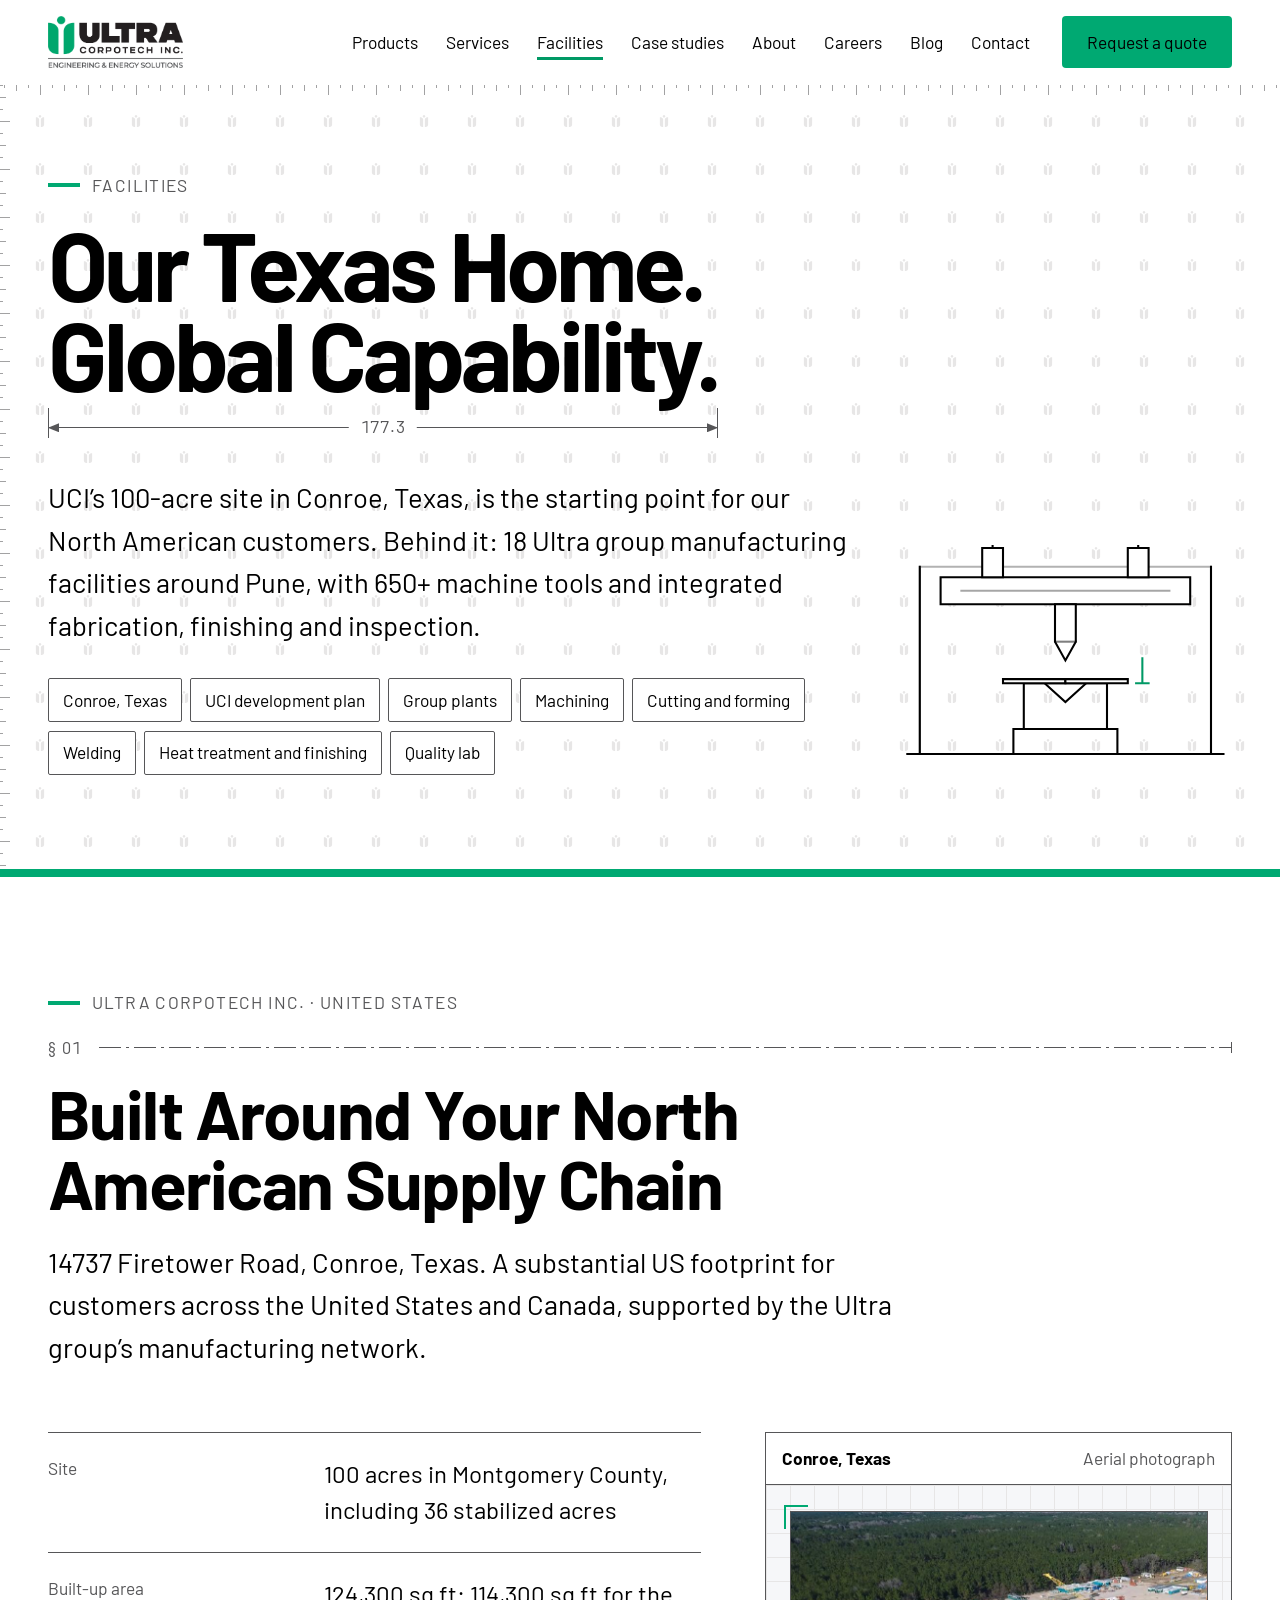
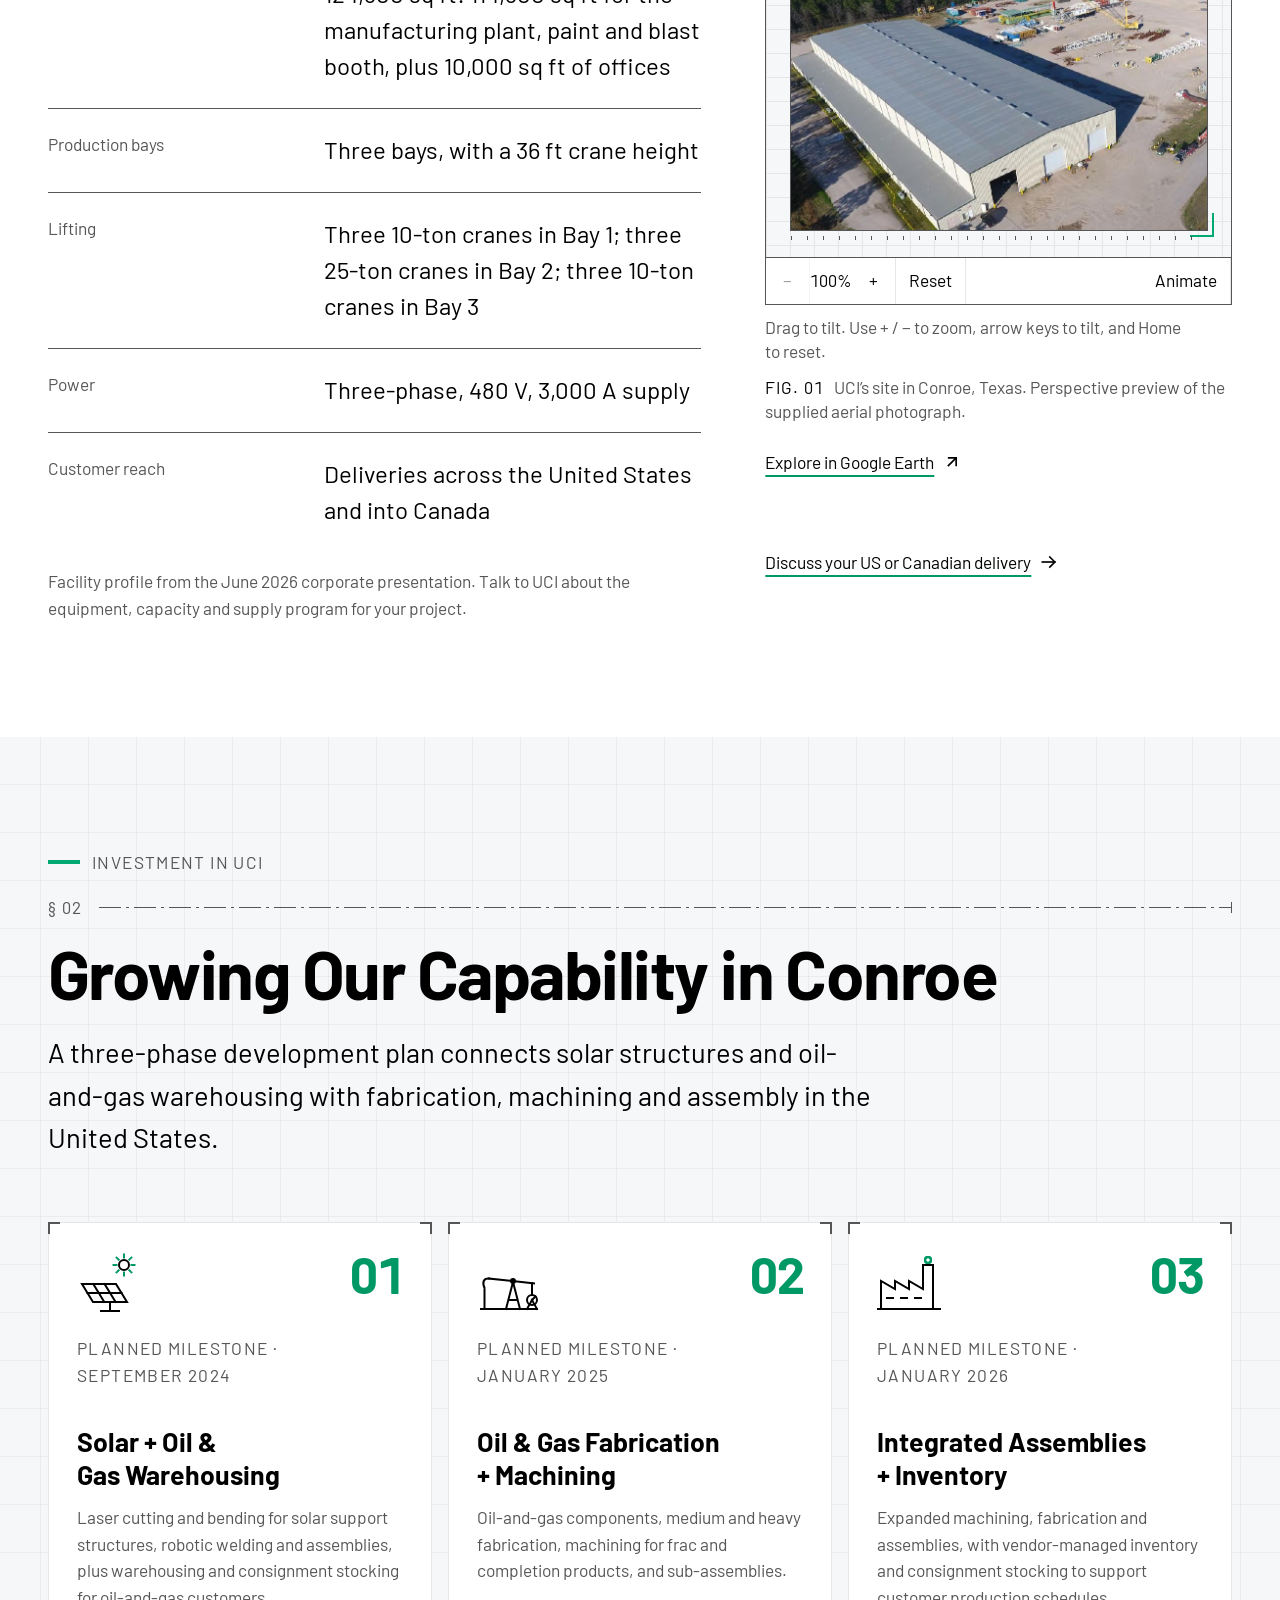
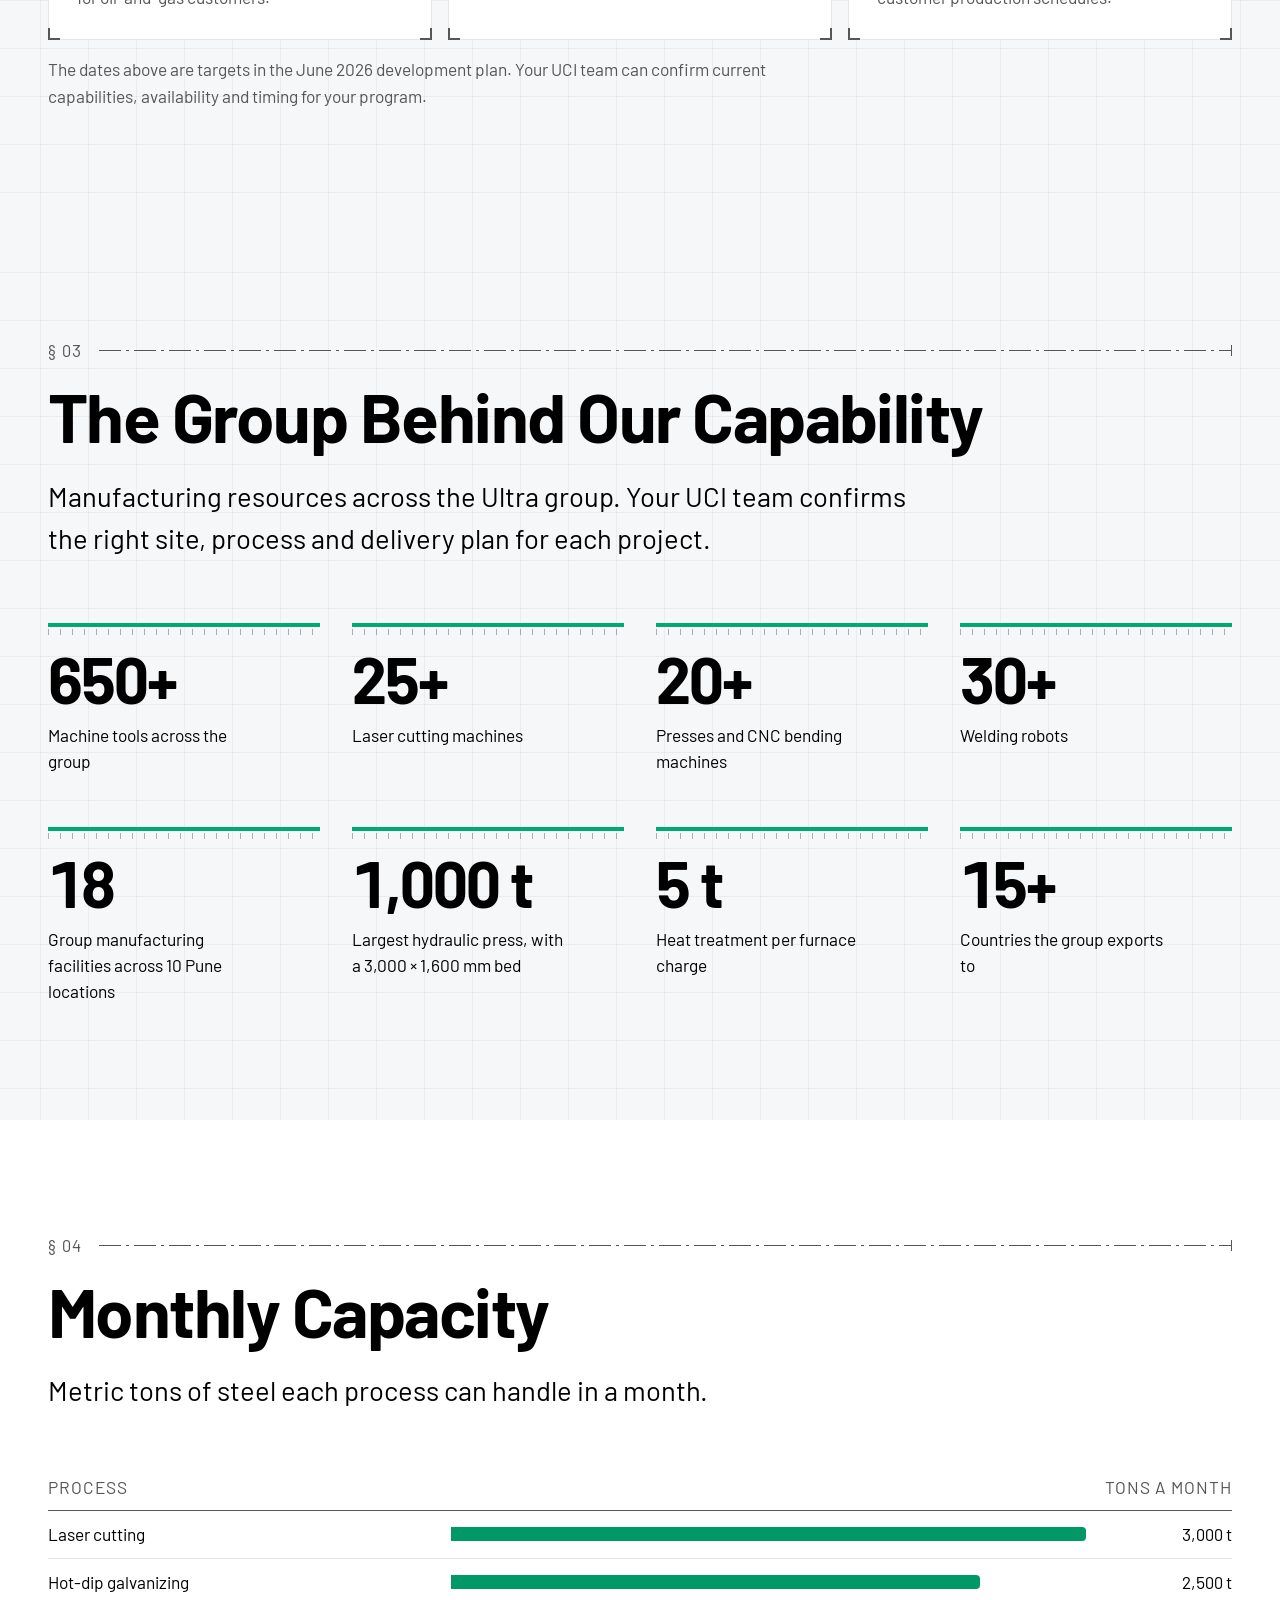
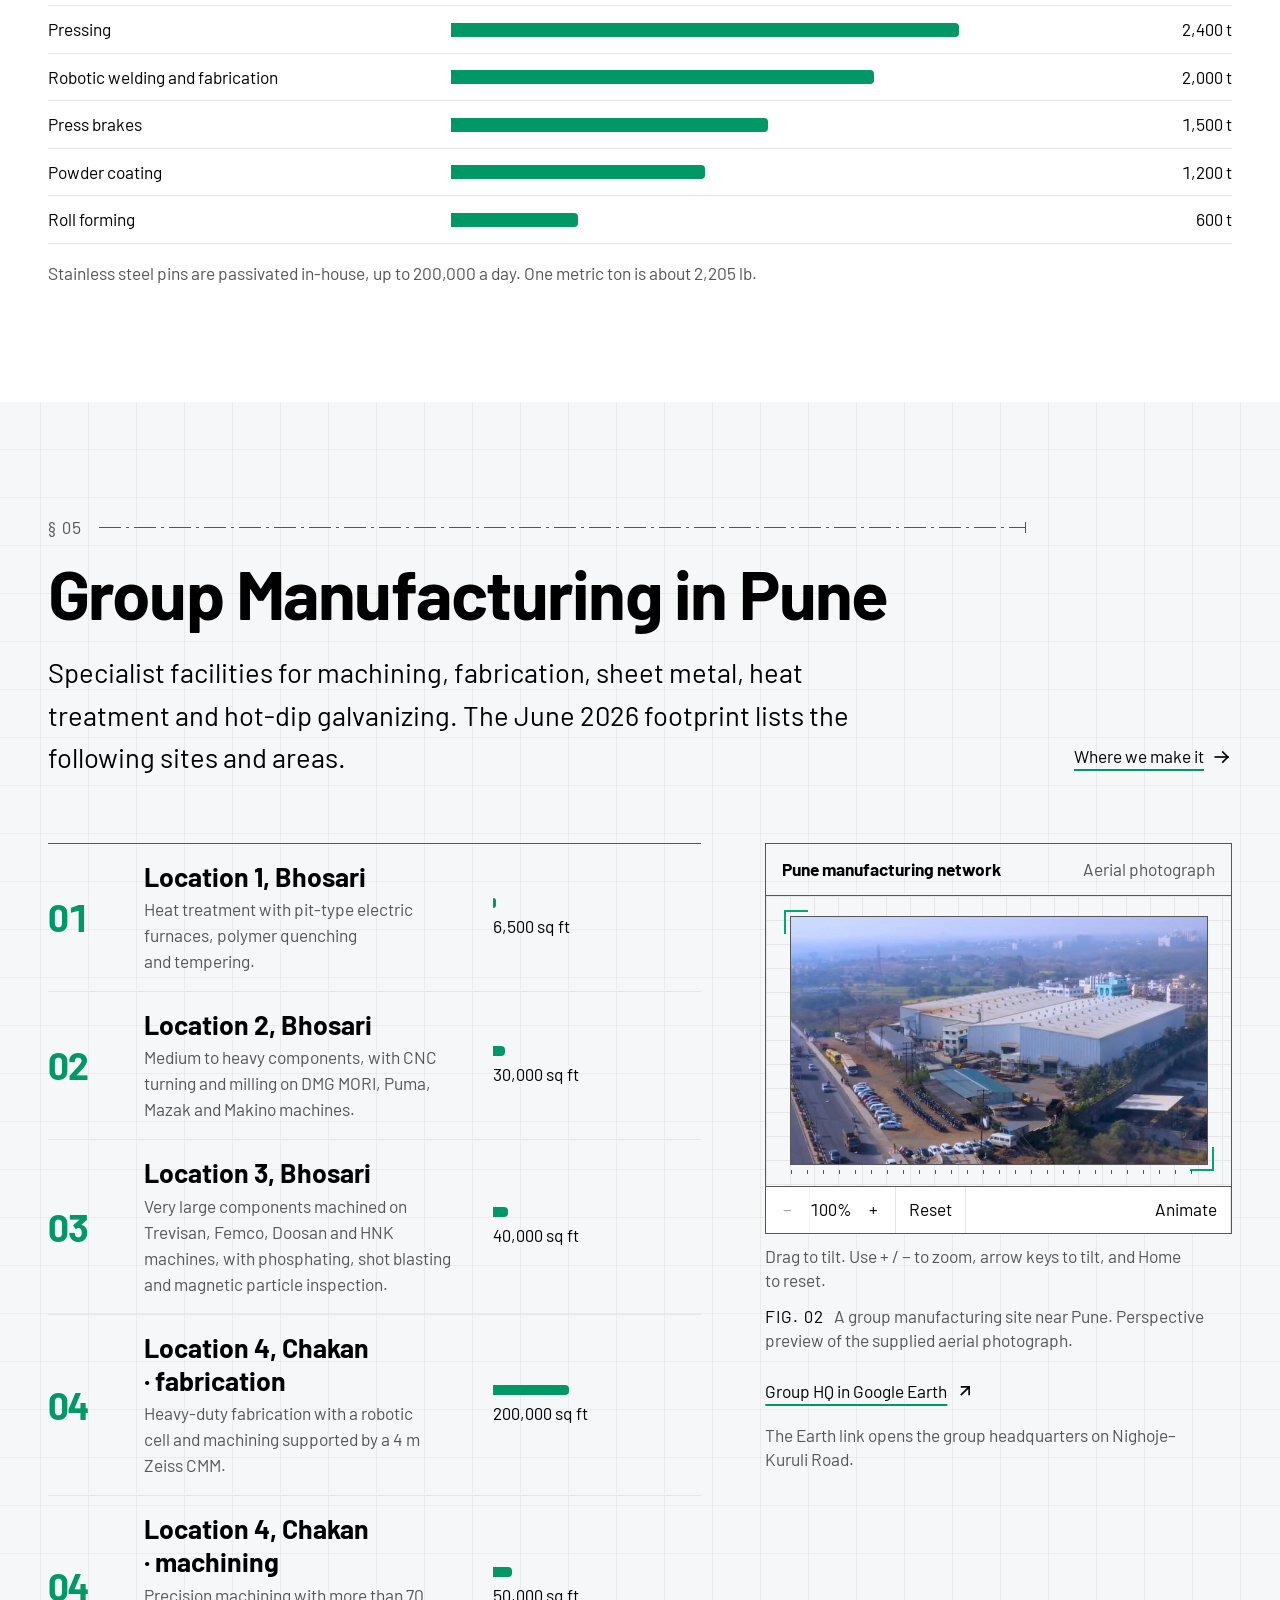
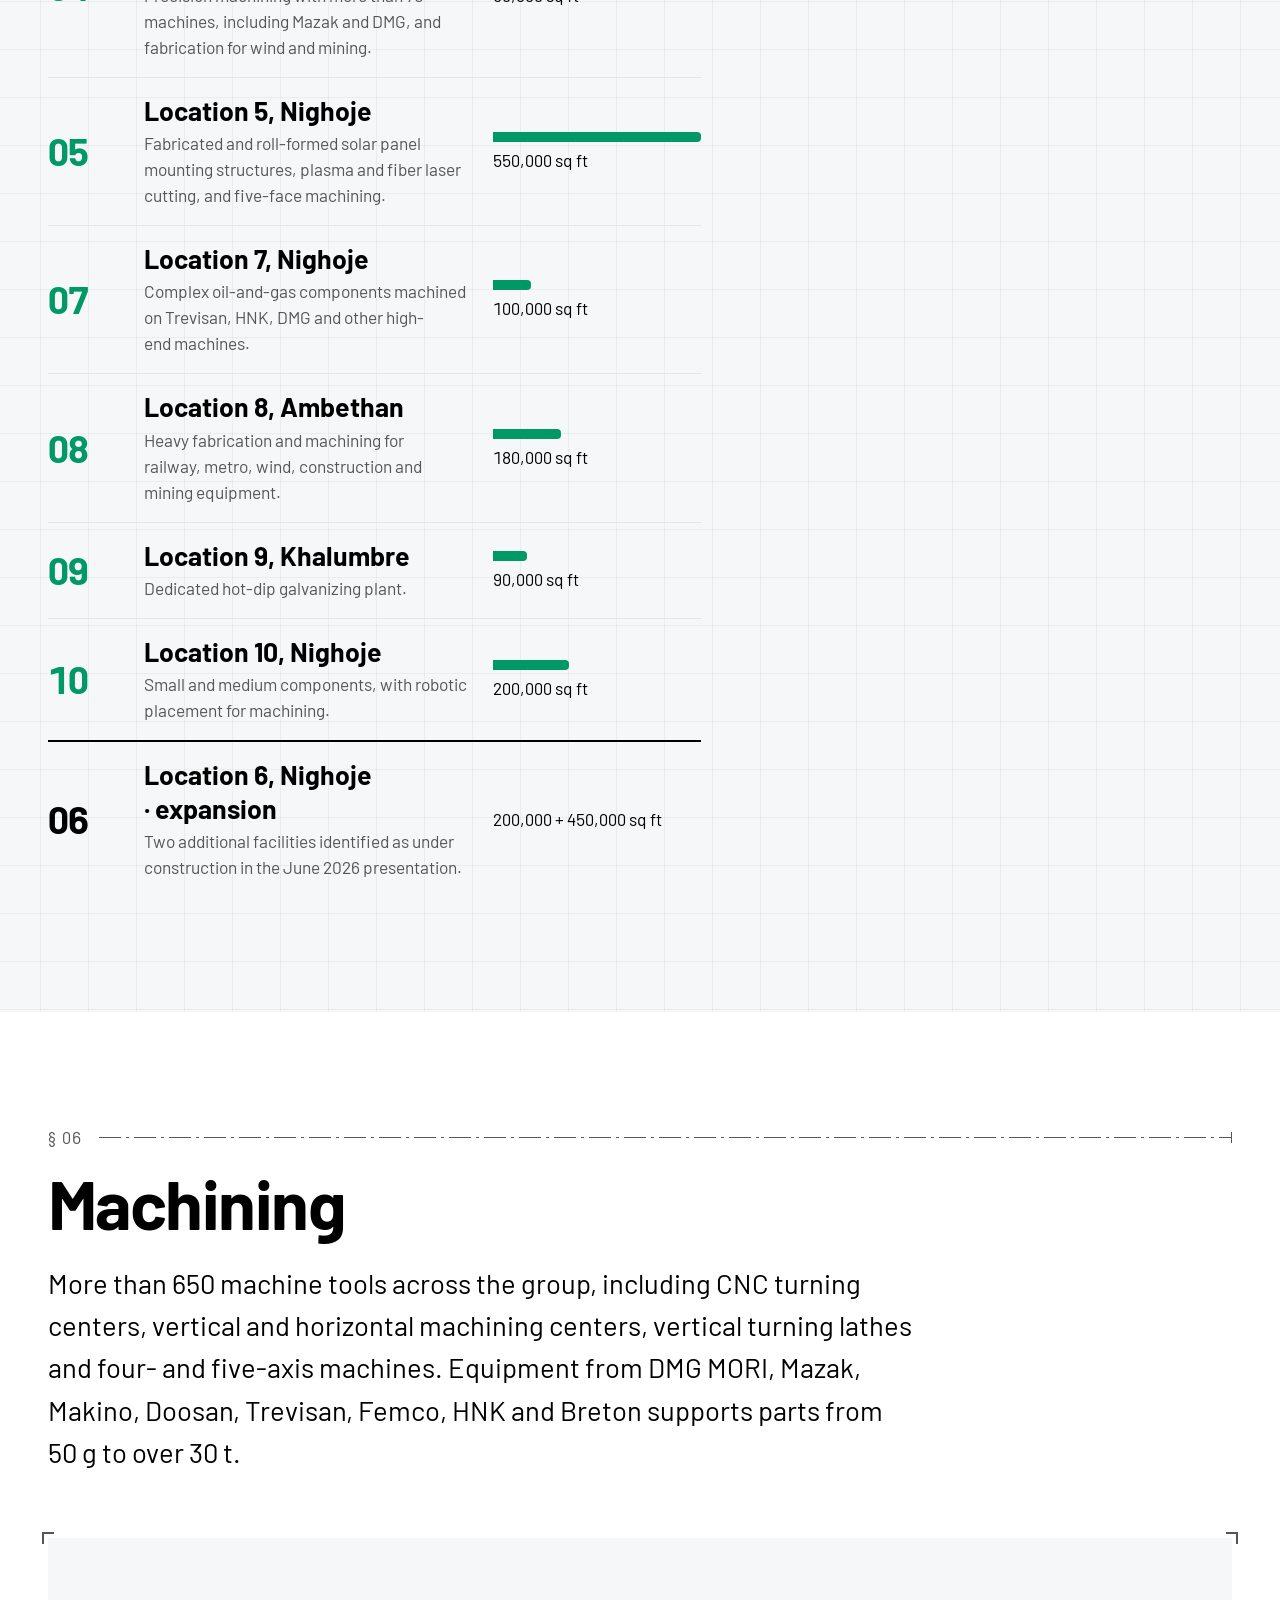
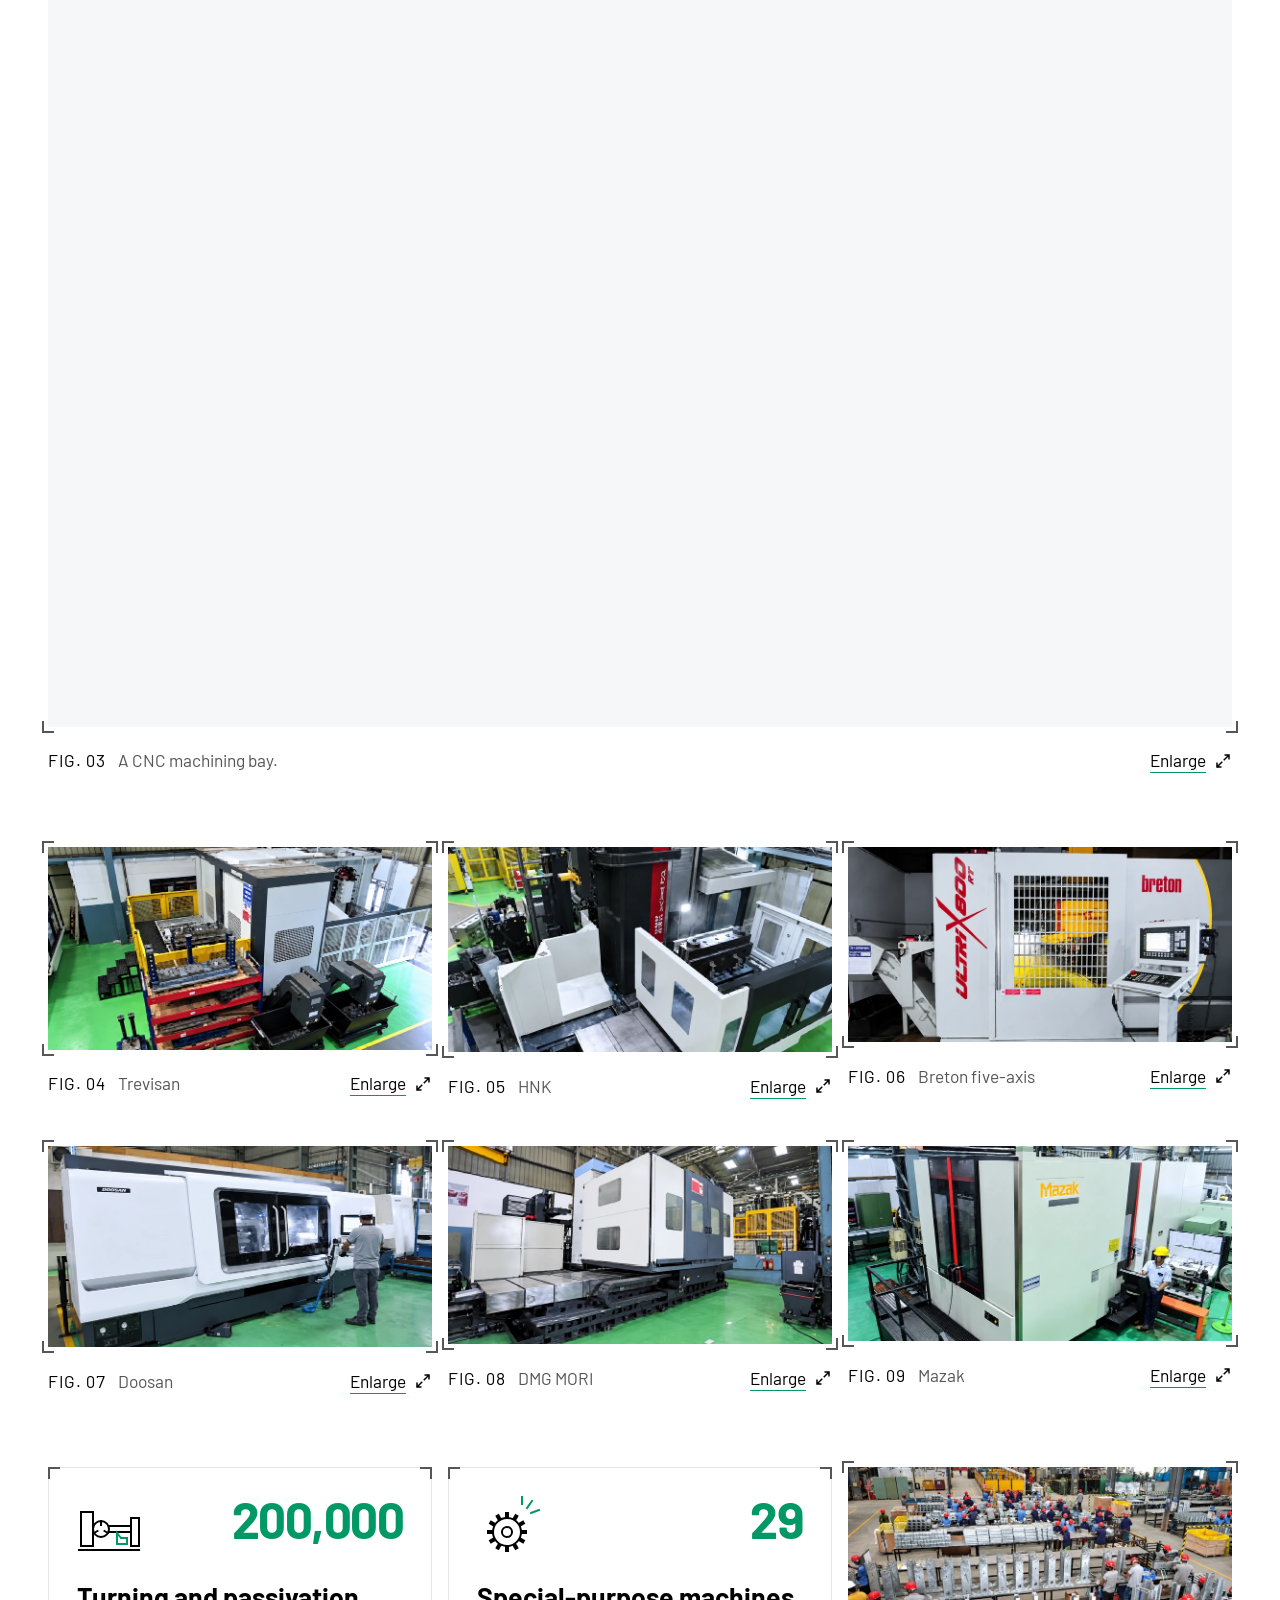
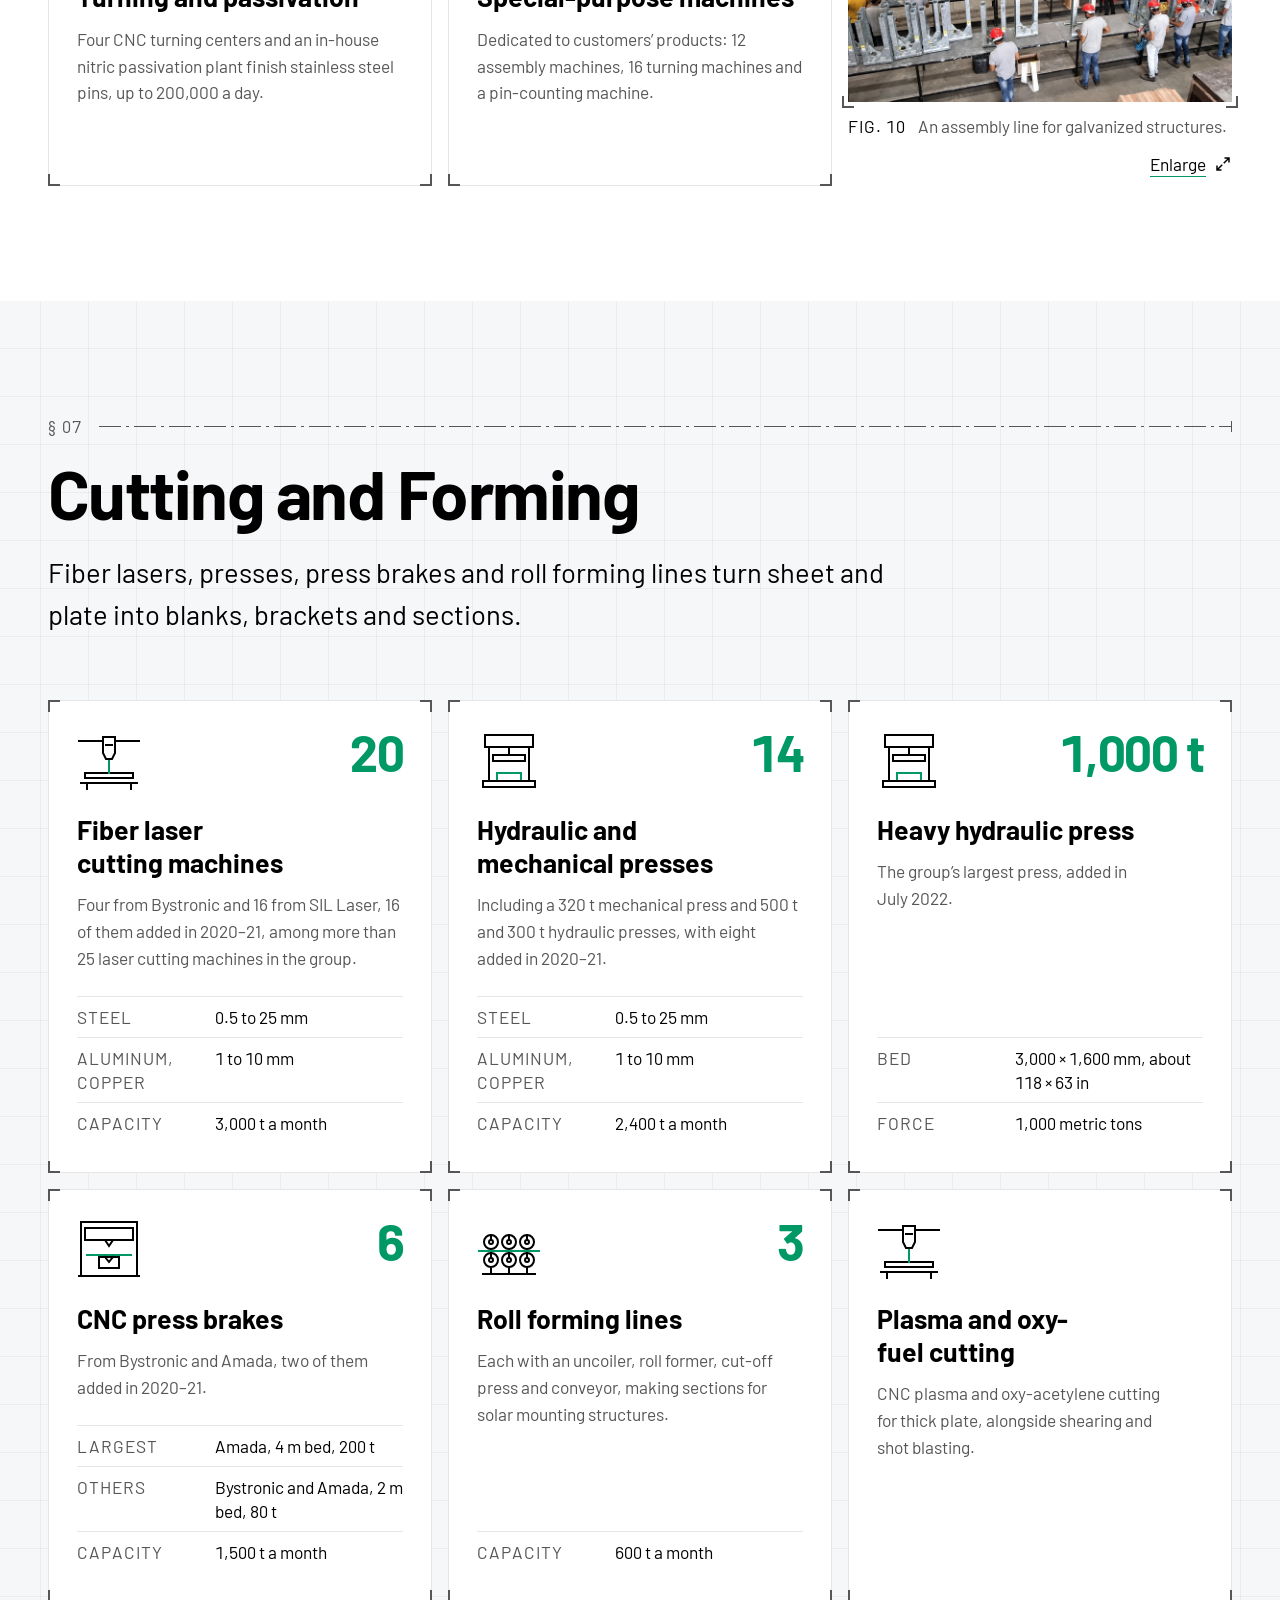
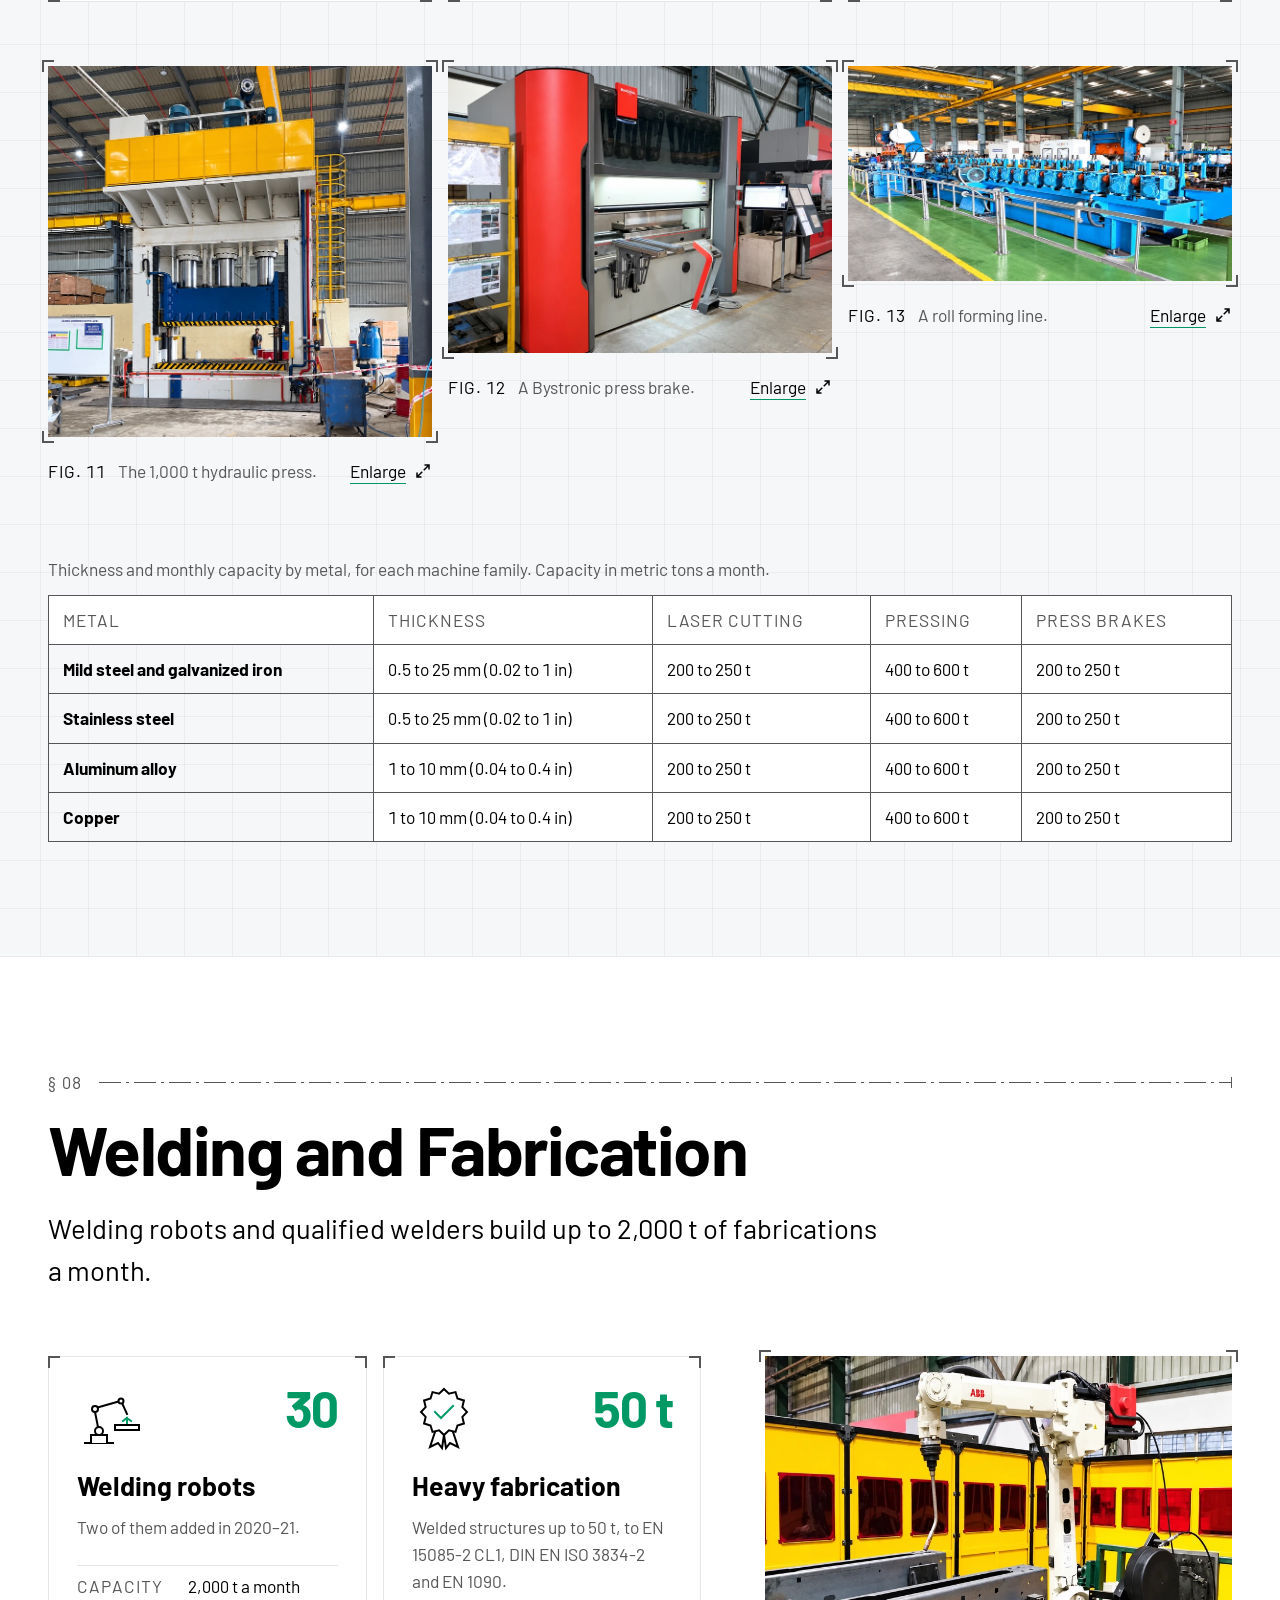
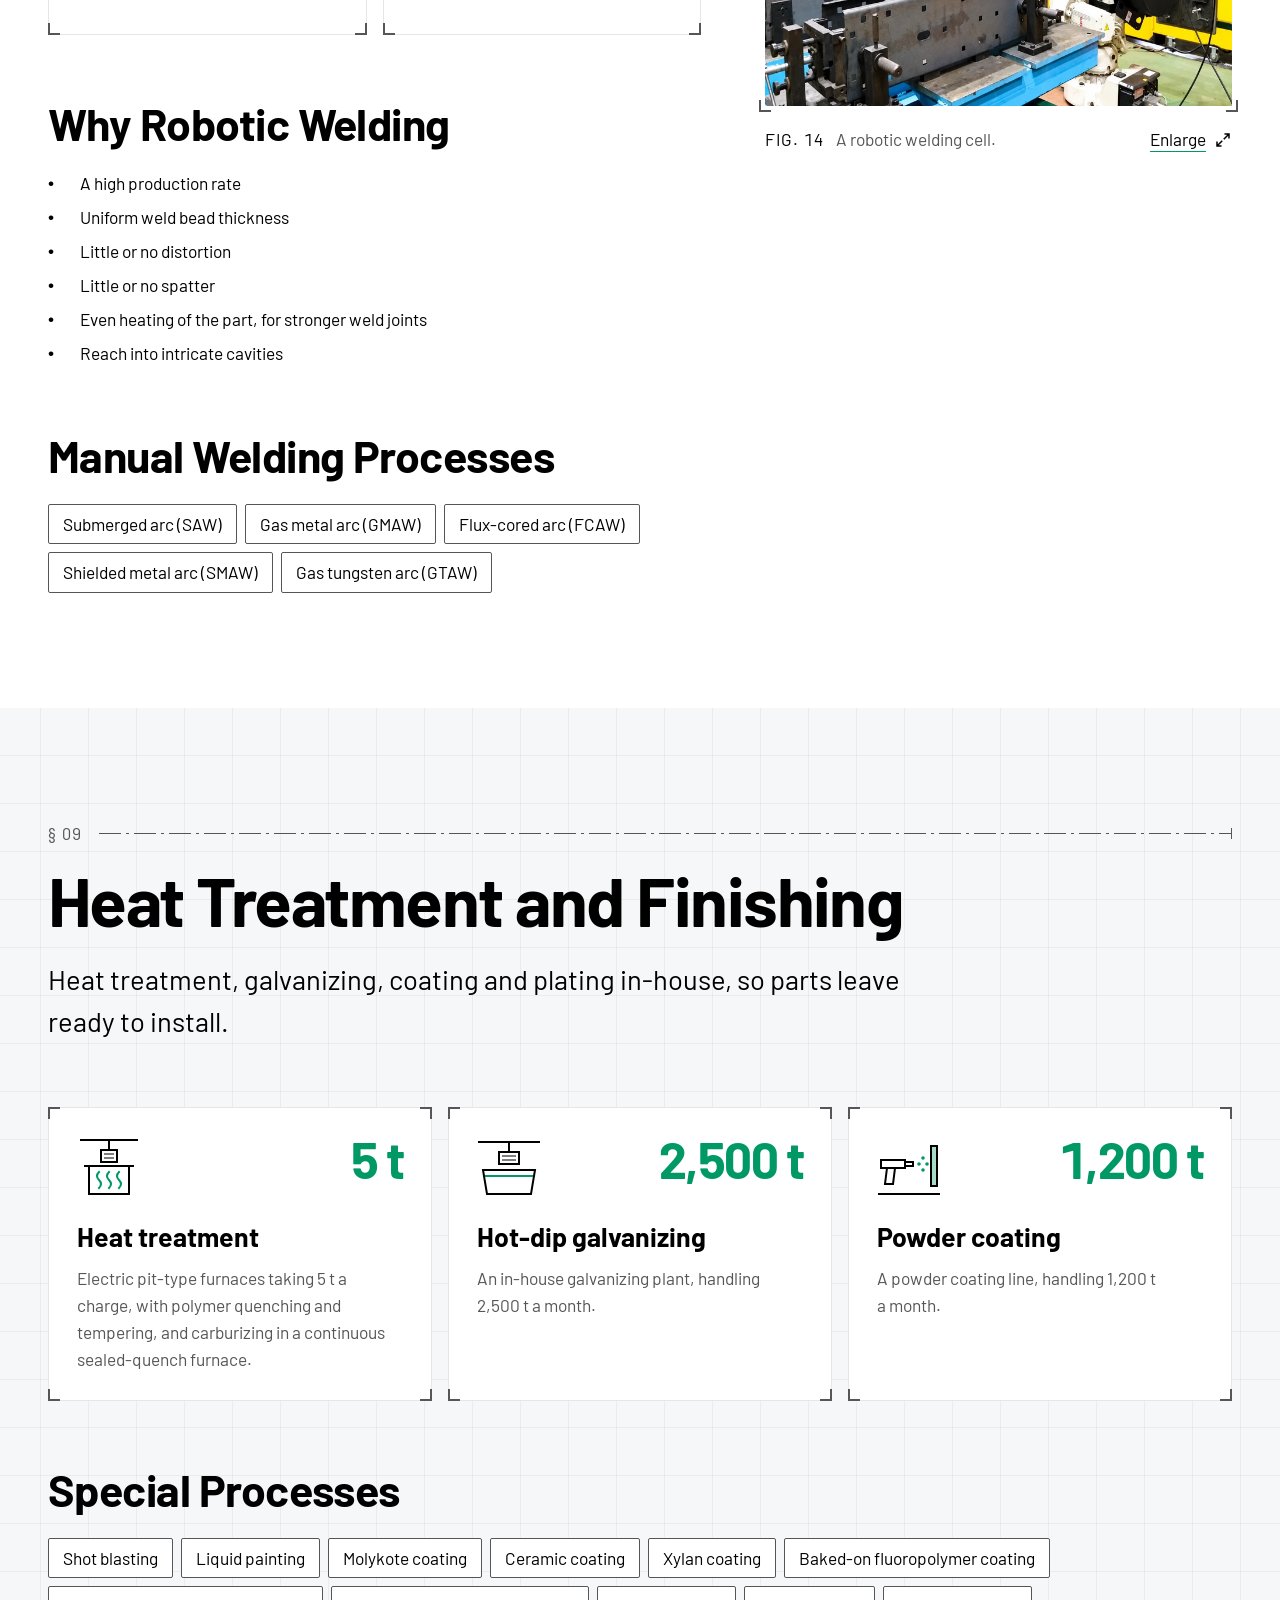
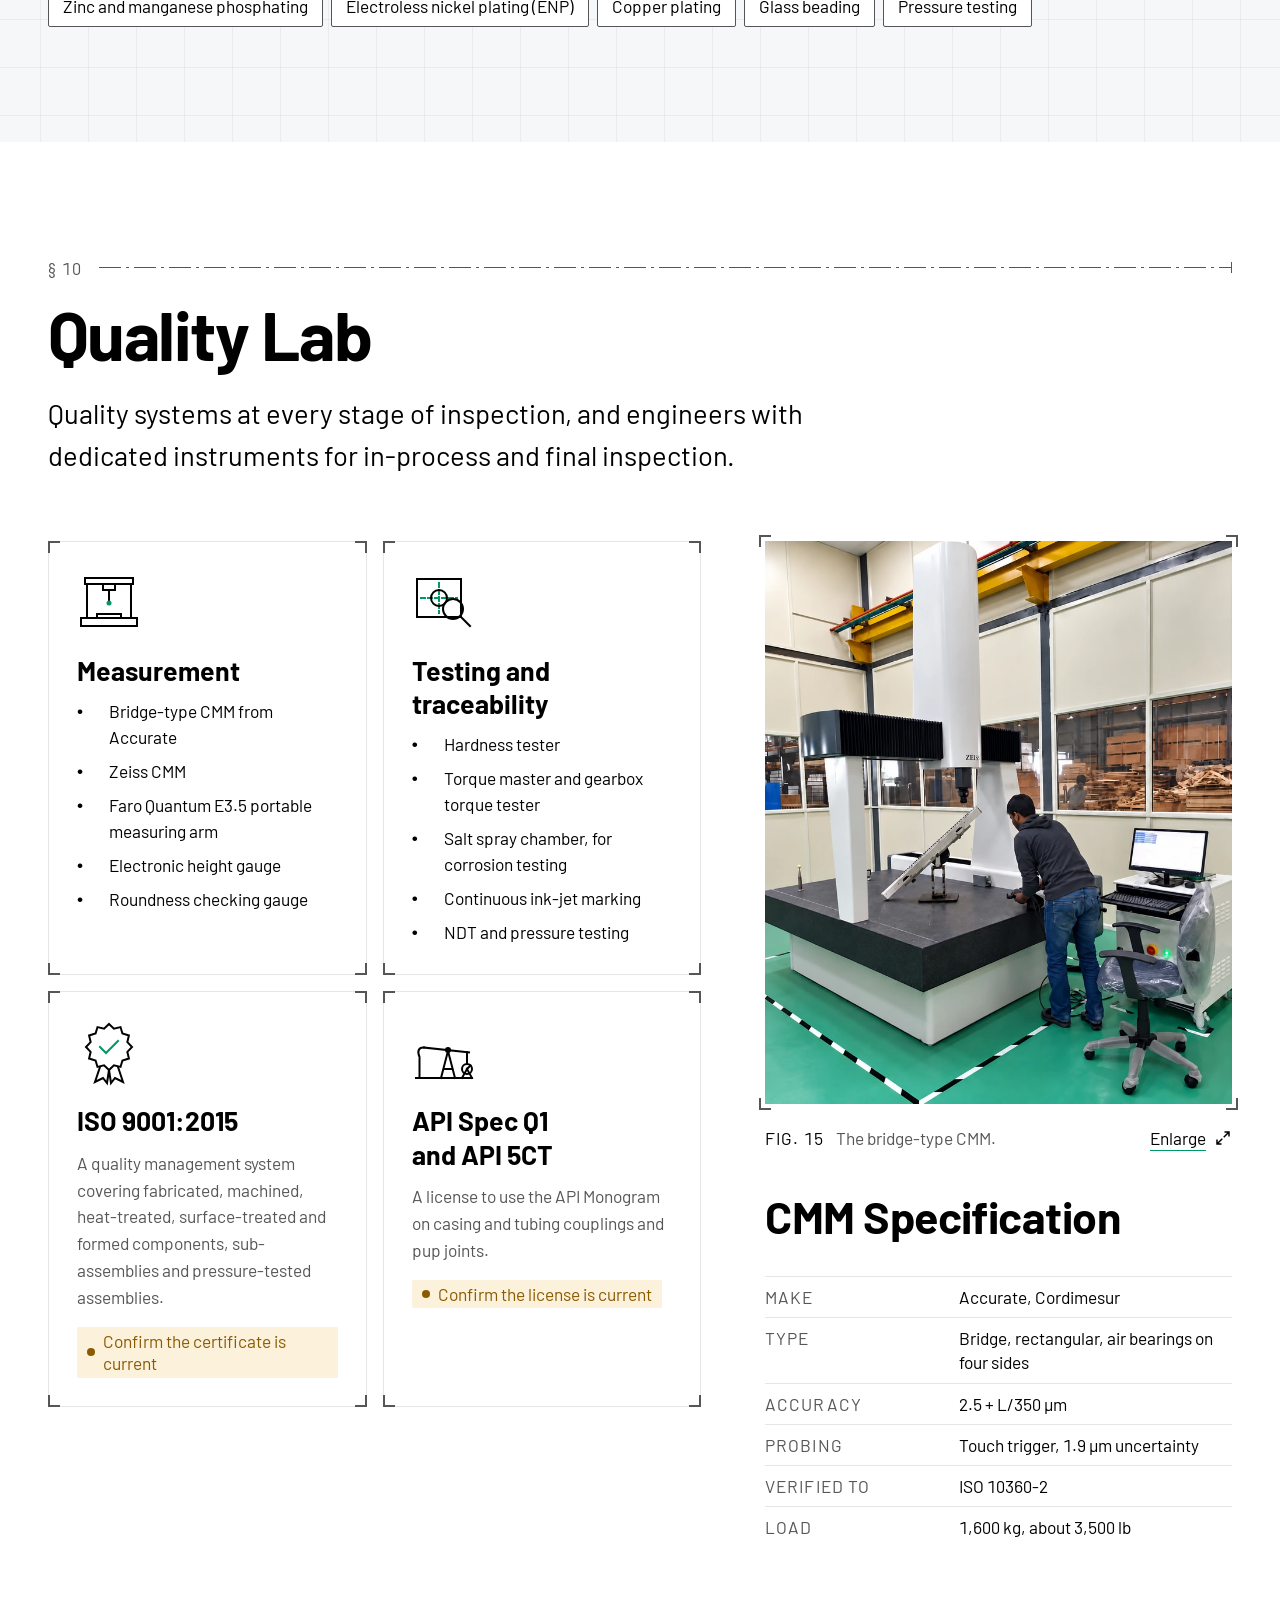
<file: facilities.html>
<!doctype html>
<html lang="en">
<head>
<meta charset="utf-8">
<meta name="viewport" content="width=device-width, initial-scale=1, viewport-fit=cover">
<title>Plants and Machines | Ultra Corpotech Inc.</title>
<meta name="description" content="Explore UCI’s 100-acre Conroe, Texas site and development plan, backed by 18 group manufacturing facilities in Pune and more than 650 machine tools.">
<meta name="theme-color" content="#00a972">
<link rel="icon" type="image/png" href="assets/img/mark.png">
<link rel="preload" href="assets/fonts/barlow-700-latin.woff2" as="font" type="font/woff2" crossorigin>
<link rel="preload" href="assets/fonts/barlow-400-latin.woff2" as="font" type="font/woff2" crossorigin>
<link rel="stylesheet" href="assets/css/site.css">
<link rel="stylesheet" href="assets/css/aerial-viewer.css">
<link rel="stylesheet" href="assets/css/photo-viewer.css">
<script>
  /* Motion bootstrap: runs before first paint, so the intro and the page curtain can cover the page.
     Motion is skipped when the visitor prefers reduced motion or an automated browser is capturing the page. */
  (function (d, w) {
    var r = d.documentElement;
    r.classList.add('js');
    if (navigator.webdriver || (w.matchMedia && w.matchMedia('(prefers-reduced-motion: reduce)').matches)) return;
    r.classList.add('motion');
    try {
      var c = w.sessionStorage.getItem('uci:curtain');
      if (c) {
        r.classList.add('is-entering');
        r.style.setProperty('--curtain-label', JSON.stringify(c));
      } else if (!w.sessionStorage.getItem('uci:intro')) {
        r.classList.add('is-intro');
      }
    } catch (e) {}
    w.setTimeout(function () {
      if (!w.UCI) r.classList.remove('motion', 'is-intro', 'is-entering');
    }, 4000);
  })(document, window);
</script>
<script src="assets/js/site.js" defer></script>
<script src="assets/js/aerial-viewer.js" defer></script>
<script src="assets/js/photo-viewer.js" defer></script>
</head>
<body>
<a class="skip" href="#main">Skip to content</a>
<div class="intro" aria-hidden="true"><div class="intro-grid"></div><div class="intro-logo"><img class="brand-lockup" src="assets/img/lockup-large.png" alt="" width="1551" height="597"><img class="brand-mark" src="assets/img/mark-large.png" alt="" width="431" height="579"></div><div class="intro-bar"></div></div>
<div class="curtain" aria-hidden="true"><span class="curtain-label"></span></div>

<header class="site-header">
  <div class="wrap header-row">
    <a class="brand" href="index.html" aria-label="Ultra Corpotech Inc. home"><img class="brand-lockup" src="assets/img/lockup-large.png" alt="" width="1551" height="597"><img class="brand-mark" src="assets/img/mark-large.png" alt="" width="431" height="579"></a>
    <nav class="nav" aria-label="Main">
      <ul class="nav-list">
        <li><a class="nav-link" href="products.html">Products</a></li>
        <li><a class="nav-link" href="services.html">Services</a></li>
        <li><a class="nav-link" href="facilities.html" aria-current="page">Facilities</a></li>
        <li><a class="nav-link" href="case-studies.html">Case studies</a></li>
        <li><a class="nav-link" href="about.html">About</a></li>
        <li><a class="nav-link" href="careers.html">Careers</a></li>
        <li><a class="nav-link" href="blog.html">Blog</a></li>
        <li><a class="nav-link" href="contact.html">Contact</a></li>
      </ul>
      <span class="nav-indicator" aria-hidden="true"></span>
    </nav>
    <a class="btn btn-primary header-cta" href="contact.html" data-magnetic>Request a quote</a>
    <button class="menu-toggle" type="button" aria-expanded="false" aria-controls="menu"><span class="menu-toggle-label">Menu</span><span class="menu-toggle-icon" aria-hidden="true"><i></i><i></i></span></button>
  </div>
</header>

<div class="menu" id="menu">
  <div class="wrap">
    <nav aria-label="Menu">
      <ul class="menu-list">
        <li><a class="menu-link" href="index.html" style="--i: 0"><span>Home</span></a></li>
        <li><a class="menu-link" href="products.html" style="--i: 1"><span>Products</span></a></li>
        <li><a class="menu-link" href="services.html" style="--i: 2"><span>Services</span></a></li>
        <li><a class="menu-link" href="facilities.html" aria-current="page" style="--i: 3"><span>Facilities</span></a></li>
        <li><a class="menu-link" href="case-studies.html" style="--i: 4"><span>Case studies</span></a></li>
        <li><a class="menu-link" href="about.html" style="--i: 5"><span>About</span></a></li>
        <li><a class="menu-link" href="careers.html" style="--i: 6"><span>Careers</span></a></li>
        <li><a class="menu-link" href="blog.html" style="--i: 7"><span>Blog</span></a></li>
        <li><a class="menu-link" href="contact.html" style="--i: 8"><span>Contact</span></a></li>
      </ul>
    </nav>
  </div>
  <div class="wrap menu-foot">
    <a class="btn btn-primary btn-lg" href="contact.html">Request a quote</a>
    <span>Engineering &amp; Energy Solutions</span>
  </div>
</div>

<main id="main">
  <section class="page-hero" aria-labelledby="page-title" data-hero>
    <canvas class="mark-field" data-mark-field aria-hidden="true"></canvas>
    <div class="wrap page-hero-inner">
      <div>
        <p class="eyebrow" data-reveal><span class="eyebrow-bar" aria-hidden="true"></span><span data-scramble>Facilities</span></p>
        <h1 id="page-title" class="page-title is-long" data-split style="--delay: 120ms">Our Texas Home. Global Capability.</h1>
        <p class="lead" data-reveal style="--delay: 460ms">UCI’s 100-acre site in Conroe, Texas, is the starting point for our North American customers. Behind it: 18 Ultra group manufacturing facilities around Pune, with 650+ machine tools and integrated fabrication, finishing and inspection.</p>
        <nav aria-label="Facilities">
          <ul class="chip-nav" data-stagger style="--delay: 600ms">
            <li><a href="#conroe">Conroe, Texas</a></li>
            <li><a href="#uci-development">UCI development plan</a></li>
            <li><a href="#units">Group plants</a></li>
            <li><a href="#machining">Machining</a></li>
            <li><a href="#cutting-and-forming">Cutting and forming</a></li>
            <li><a href="#welding">Welding</a></li>
            <li><a href="#finishing">Heat treatment and finishing</a></li>
            <li><a href="#quality-lab">Quality lab</a></li>
          </ul>
        </nav>
      </div>
      <div class="page-hero-art" aria-hidden="true" data-reveal="fade" style="--delay: 300ms"><span data-art="brake"></span></div>
    </div>
    <div class="hero-rule" aria-hidden="true"></div>
  </section>

  <section class="band" id="conroe" aria-labelledby="conroe-title">
    <div class="wrap">
      <div class="section-head">
        <div>
          <p class="eyebrow"><span class="eyebrow-bar" aria-hidden="true"></span>Ultra Corpotech Inc. · United States</p>
          <h2 id="conroe-title" class="h2" data-split>Built Around Your North American Supply Chain</h2>
          <p class="lead" data-reveal>14737 Firetower Road, Conroe, Texas. A substantial US footprint for customers across the United States and Canada, supported by the Ultra group’s manufacturing network.</p>
        </div>
      </div>
      <div class="split">
        <div>
          <dl class="glance" data-in style="grid-template-columns: minmax(0, 1fr)">
            <div class="glance-row"><dt>Site</dt><dd>100 acres in Montgomery County, including 36 stabilized acres</dd></div>
            <div class="glance-row"><dt>Built-up area</dt><dd>124,300 sq ft: 114,300 sq ft for the manufacturing plant, paint and blast booth, plus 10,000 sq ft of offices</dd></div>
            <div class="glance-row"><dt>Production bays</dt><dd>Three bays, with a 36 ft crane height</dd></div>
            <div class="glance-row"><dt>Lifting</dt><dd>Three 10-ton cranes in Bay 1; three 25-ton cranes in Bay 2; three 10-ton cranes in Bay 3</dd></div>
            <div class="glance-row"><dt>Power</dt><dd>Three-phase, 480 V, 3,000 A supply</dd></div>
            <div class="glance-row"><dt>Customer reach</dt><dd>Deliveries across the United States and into Canada</dd></div>
          </dl>
          <p class="map-note">Facility profile from the June 2026 corporate presentation. Talk to UCI about the equipment, capacity and supply program for your project.</p>
        </div>
        <div class="split-aside">
          <figure class="fig aerial-viewer" data-aerial-viewer data-reveal>
            <div class="aerial-head"><strong>Conroe, Texas</strong><span class="aerial-kind">Aerial photograph</span></div>
            <div class="aerial-stage aerial-stage-conroe" role="region" aria-label="Perspective preview of the Conroe aerial photograph">
              <div class="aerial-plane aerial-crop-conroe">
                <picture><img src="assets/img/facilities/uci-conroe-oblique.jpg" alt="Aerial view of UCI’s Conroe site, with a manufacturing building, extensive yard and tree-lined perimeter" width="1383" height="902" loading="lazy" decoding="async" draggable="false"></picture>
              </div>
            </div>
            <div class="aerial-controls" role="group" aria-label="Conroe photograph controls" hidden>
              <button type="button" data-aerial-out aria-label="Zoom out of Conroe photograph">−</button>
              <span class="aerial-zoom-value" role="status" aria-label="Photograph zoom">100%</span>
              <button type="button" data-aerial-in aria-label="Zoom into Conroe photograph">+</button>
              <button type="button" data-aerial-reset>Reset</button>
              <button class="aerial-motion" type="button" data-aerial-motion aria-pressed="false">Animate</button>
            </div>
            <p class="aerial-hint" id="conroe-aerial-hint" hidden>Drag to tilt. Use + / − to zoom, arrow keys to tilt, and Home to reset.</p>
            <figcaption><span class="fig-no"></span>UCI’s site in Conroe, Texas. Perspective preview of the supplied aerial photograph.</figcaption>
            <div class="aerial-links"><a class="link-arrow" href="https://earth.google.com/web/search/14737+Firetower+Road,+Conroe,+Texas+77306,+USA/" target="_blank" rel="noopener noreferrer">Explore in Google Earth <svg aria-hidden="true" focusable="false" viewBox="0 0 24 24" fill="none" stroke="currentColor" stroke-width="2"><path d="M7 17 17 7M7 7h10v10"/></svg><span class="sr-only"> (opens in a new tab)</span></a></div>
          </figure>
          <a class="link-arrow" href="contact.html">Discuss your US or Canadian delivery<svg aria-hidden="true" focusable="false" viewBox="0 0 24 24" fill="none" stroke="currentColor" stroke-width="2" stroke-linecap="square"><path d="M4 12h15"/><path d="M13 6l6 6-6 6"/></svg></a>
        </div>
      </div>
    </div>
  </section>

  <section class="band band-muted" id="uci-development" aria-labelledby="uci-development-title">
    <div class="wrap">
      <div class="section-head">
        <div>
          <p class="eyebrow"><span class="eyebrow-bar" aria-hidden="true"></span>Investment in UCI</p>
          <h2 id="uci-development-title" class="h2" data-split>Growing Our Capability in Conroe</h2>
          <p class="lead" data-reveal>A three-phase development plan connects solar structures and oil-and-gas warehousing with fabrication, machining and assembly in the United States.</p>
        </div>
      </div>
      <ol class="machine-grid" data-stagger>
        <li>
          <article class="machine">
            <div class="machine-top"><span data-icon="solar" aria-hidden="true"></span><span class="machine-count">01</span></div>
            <p class="eyebrow">Planned milestone · September 2024</p>
            <h3>Solar + Oil &amp; Gas Warehousing</h3>
            <p>Laser cutting and bending for solar support structures, robotic welding and assemblies, plus warehousing and consignment stocking for oil-and-gas customers.</p>
          </article>
        </li>
        <li>
          <article class="machine">
            <div class="machine-top"><span data-icon="oil" aria-hidden="true"></span><span class="machine-count">02</span></div>
            <p class="eyebrow">Planned milestone · January 2025</p>
            <h3>Oil &amp; Gas Fabrication + Machining</h3>
            <p>Oil-and-gas components, medium and heavy fabrication, machining for frac and completion products, and sub-assemblies.</p>
          </article>
        </li>
        <li>
          <article class="machine">
            <div class="machine-top"><span data-icon="factory" aria-hidden="true"></span><span class="machine-count">03</span></div>
            <p class="eyebrow">Planned milestone · January 2026</p>
            <h3>Integrated Assemblies + Inventory</h3>
            <p>Expanded machining, fabrication and assemblies, with vendor-managed inventory and consignment stocking to support customer production schedules.</p>
          </article>
        </li>
      </ol>
      <p class="map-note">The dates above are targets in the June 2026 development plan. Your UCI team can confirm current capabilities, availability and timing for your program.</p>
    </div>
  </section>

  <section class="band band-muted" aria-labelledby="numbers-title">
    <div class="wrap">
      <div class="section-head">
        <div>
          <h2 id="numbers-title" class="h2" data-split>The Group Behind Our Capability</h2>
          <p class="lead" data-reveal>Manufacturing resources across the Ultra group. Your UCI team confirms the right site, process and delivery plan for each project.</p>
        </div>
      </div>
      <ul class="stat-grid is-wide" data-stagger>
        <li class="stat"><span class="stat-value" data-odometer="650+">650+</span><span class="stat-label">Machine tools across the group</span></li>
        <li class="stat"><span class="stat-value" data-odometer="25+">25+</span><span class="stat-label">Laser cutting machines</span></li>
        <li class="stat"><span class="stat-value" data-odometer="20+">20+</span><span class="stat-label">Presses and CNC bending machines</span></li>
        <li class="stat"><span class="stat-value" data-odometer="30+">30+</span><span class="stat-label">Welding robots</span></li>
        <li class="stat"><span class="stat-value" data-odometer="18">18</span><span class="stat-label">Group manufacturing facilities across 10 Pune locations</span></li>
        <li class="stat"><span class="stat-value" data-odometer="1,000 t">1,000&nbsp;t</span><span class="stat-label">Largest hydraulic press, with a 3,000&nbsp;×&nbsp;1,600&nbsp;mm bed</span></li>
        <li class="stat"><span class="stat-value" data-odometer="5 t">5&nbsp;t</span><span class="stat-label">Heat treatment per furnace charge</span></li>
        <li class="stat"><span class="stat-value" data-odometer="15+">15+</span><span class="stat-label">Countries the group exports to</span></li>
      </ul>
    </div>
  </section>

  <section class="band" aria-labelledby="capacity-title">
    <div class="wrap">
      <div class="section-head">
        <div>
          <h2 id="capacity-title" class="h2" data-split>Monthly Capacity</h2>
          <p class="lead" data-reveal>Metric tons of steel each process can handle in a month.</p>
        </div>
      </div>
      <table class="bar-table" data-in>
        <caption class="sr-only">Monthly capacity by process, in metric tons</caption>
        <thead>
          <tr><th scope="col">Process</th><th scope="col">Tons a month</th></tr>
        </thead>
        <tbody>
          <tr style="--v: 1; --i: 0"><th scope="row">Laser cutting</th><td><span class="bar-cell"><span class="bar" aria-hidden="true"><i></i></span><span class="bar-val">3,000&nbsp;t</span></span></td></tr>
          <tr style="--v: 0.8333; --i: 1"><th scope="row">Hot-dip galvanizing</th><td><span class="bar-cell"><span class="bar" aria-hidden="true"><i></i></span><span class="bar-val">2,500&nbsp;t</span></span></td></tr>
          <tr style="--v: 0.8; --i: 2"><th scope="row">Pressing</th><td><span class="bar-cell"><span class="bar" aria-hidden="true"><i></i></span><span class="bar-val">2,400&nbsp;t</span></span></td></tr>
          <tr style="--v: 0.6667; --i: 3"><th scope="row">Robotic welding and fabrication</th><td><span class="bar-cell"><span class="bar" aria-hidden="true"><i></i></span><span class="bar-val">2,000&nbsp;t</span></span></td></tr>
          <tr style="--v: 0.5; --i: 4"><th scope="row">Press brakes</th><td><span class="bar-cell"><span class="bar" aria-hidden="true"><i></i></span><span class="bar-val">1,500&nbsp;t</span></span></td></tr>
          <tr style="--v: 0.4; --i: 5"><th scope="row">Powder coating</th><td><span class="bar-cell"><span class="bar" aria-hidden="true"><i></i></span><span class="bar-val">1,200&nbsp;t</span></span></td></tr>
          <tr style="--v: 0.2; --i: 6"><th scope="row">Roll forming</th><td><span class="bar-cell"><span class="bar" aria-hidden="true"><i></i></span><span class="bar-val">600&nbsp;t</span></span></td></tr>
        </tbody>
      </table>
      <p class="map-note">Stainless steel pins are passivated in-house, up to 200,000 a day. One metric ton is about 2,205&nbsp;lb.</p>
    </div>
  </section>

  <section class="band band-muted" id="units" aria-labelledby="units-title">
    <div class="wrap">
      <div class="section-head">
        <div>
          <h2 id="units-title" class="h2" data-split>Group Manufacturing in Pune</h2>
          <p class="lead" data-reveal>Specialist facilities for machining, fabrication, sheet metal, heat treatment and hot-dip galvanizing. The June 2026 footprint lists the following sites and areas.</p>
        </div>
        <a class="link-arrow" href="about.html#footprint">Where we make it<svg aria-hidden="true" focusable="false" viewBox="0 0 24 24" fill="none" stroke="currentColor" stroke-width="2" stroke-linecap="square"><path d="M4 12h15"/><path d="M13 6l6 6-6 6"/></svg></a>
      </div>
      <div class="split">
        <ol class="units" data-in>
          <li class="unit" style="--v: 0.0118; --i: 0"><span class="unit-no" aria-hidden="true">01</span><div><h3>Location 1, Bhosari</h3><p>Heat treatment with pit-type electric furnaces, polymer quenching and tempering.</p></div><div class="unit-area"><span class="bar" aria-hidden="true"><i></i></span>6,500&nbsp;sq ft</div></li>
          <li class="unit" style="--v: 0.0545; --i: 1"><span class="unit-no" aria-hidden="true">02</span><div><h3>Location 2, Bhosari</h3><p>Medium to heavy components, with CNC turning and milling on DMG MORI, Puma, Mazak and Makino machines.</p></div><div class="unit-area"><span class="bar" aria-hidden="true"><i></i></span>30,000&nbsp;sq ft</div></li>
          <li class="unit" style="--v: 0.0727; --i: 2"><span class="unit-no" aria-hidden="true">03</span><div><h3>Location 3, Bhosari</h3><p>Very large components machined on Trevisan, Femco, Doosan and HNK machines, with phosphating, shot blasting and magnetic particle inspection.</p></div><div class="unit-area"><span class="bar" aria-hidden="true"><i></i></span>40,000&nbsp;sq ft</div></li>
          <li class="unit" style="--v: 0.3636; --i: 3"><span class="unit-no" aria-hidden="true">04</span><div><h3>Location 4, Chakan · fabrication</h3><p>Heavy-duty fabrication with a robotic cell and machining supported by a 4 m Zeiss CMM.</p></div><div class="unit-area"><span class="bar" aria-hidden="true"><i></i></span>200,000&nbsp;sq ft</div></li>
          <li class="unit" style="--v: 0.0909; --i: 4"><span class="unit-no" aria-hidden="true">04</span><div><h3>Location 4, Chakan · machining</h3><p>Precision machining with more than 70 machines, including Mazak and DMG, and fabrication for wind and mining.</p></div><div class="unit-area"><span class="bar" aria-hidden="true"><i></i></span>50,000&nbsp;sq ft</div></li>
          <li class="unit" style="--v: 1.0000; --i: 5"><span class="unit-no" aria-hidden="true">05</span><div><h3>Location 5, Nighoje</h3><p>Fabricated and roll-formed solar panel mounting structures, plasma and fiber laser cutting, and five-face machining.</p></div><div class="unit-area"><span class="bar" aria-hidden="true"><i></i></span>550,000&nbsp;sq ft</div></li>
          <li class="unit" style="--v: 0.1818; --i: 6"><span class="unit-no" aria-hidden="true">07</span><div><h3>Location 7, Nighoje</h3><p>Complex oil-and-gas components machined on Trevisan, HNK, DMG and other high-end machines.</p></div><div class="unit-area"><span class="bar" aria-hidden="true"><i></i></span>100,000&nbsp;sq ft</div></li>
          <li class="unit" style="--v: 0.3273; --i: 7"><span class="unit-no" aria-hidden="true">08</span><div><h3>Location 8, Ambethan</h3><p>Heavy fabrication and machining for railway, metro, wind, construction and mining equipment.</p></div><div class="unit-area"><span class="bar" aria-hidden="true"><i></i></span>180,000&nbsp;sq ft</div></li>
          <li class="unit" style="--v: 0.1636; --i: 8"><span class="unit-no" aria-hidden="true">09</span><div><h3>Location 9, Khalumbre</h3><p>Dedicated hot-dip galvanizing plant.</p></div><div class="unit-area"><span class="bar" aria-hidden="true"><i></i></span>90,000&nbsp;sq ft</div></li>
          <li class="unit" style="--v: 0.3636; --i: 9"><span class="unit-no" aria-hidden="true">10</span><div><h3>Location 10, Nighoje</h3><p>Small and medium components, with robotic placement for machining.</p></div><div class="unit-area"><span class="bar" aria-hidden="true"><i></i></span>200,000&nbsp;sq ft</div></li>
          <li class="unit is-total"><span class="unit-no" aria-hidden="true">06</span><div><h3>Location 6, Nighoje · expansion</h3><p>Two additional facilities identified as under construction in the June 2026 presentation.</p></div><div class="unit-area">200,000 + 450,000&nbsp;sq ft</div></li>
        </ol>
        <div class="split-aside">
          <figure class="fig aerial-viewer" data-aerial-viewer data-reveal>
            <div class="aerial-head"><strong>Pune manufacturing network</strong><span class="aerial-kind">Aerial photograph</span></div>
            <div class="aerial-stage" role="region" aria-label="Perspective preview of the Pune group plant aerial photograph">
              <div class="aerial-plane">
                <picture><source type="image/webp" srcset="assets/img/facilities/plant-aerial.webp"><img src="assets/img/facilities/plant-aerial.jpg" alt="Aerial view of a large white-roofed factory beside a highway, with parked cars and trucks in its yard" width="678" height="554" loading="lazy" decoding="async" draggable="false"></picture>
              </div>
            </div>
            <div class="aerial-controls" role="group" aria-label="Pune plant photograph controls" hidden>
              <button type="button" data-aerial-out aria-label="Zoom out of Pune plant photograph">−</button>
              <span class="aerial-zoom-value" role="status" aria-label="Photograph zoom">100%</span>
              <button type="button" data-aerial-in aria-label="Zoom into Pune plant photograph">+</button>
              <button type="button" data-aerial-reset>Reset</button>
              <button class="aerial-motion" type="button" data-aerial-motion aria-pressed="false">Animate</button>
            </div>
            <p class="aerial-hint" id="pune-aerial-hint" hidden>Drag to tilt. Use + / − to zoom, arrow keys to tilt, and Home to reset.</p>
            <figcaption><span class="fig-no"></span>A group manufacturing site near Pune. Perspective preview of the supplied aerial photograph.</figcaption>
            <div class="aerial-links"><a class="link-arrow" href="https://earth.google.com/web/search/Ultra+Corpotech+Pvt+Ltd,+Nighoje+Kuruli+Road,+Chakan,+Pune,+India/" target="_blank" rel="noopener noreferrer">Group HQ in Google Earth <svg aria-hidden="true" focusable="false" viewBox="0 0 24 24" fill="none" stroke="currentColor" stroke-width="2"><path d="M7 17 17 7M7 7h10v10"/></svg><span class="sr-only"> (opens in a new tab)</span></a></div>
            <p class="aerial-note">The Earth link opens the group headquarters on Nighoje–Kuruli Road.</p>
          </figure>
        </div>
      </div>
    </div>
  </section>

  <section class="band" id="machining" aria-labelledby="machining-title">
    <div class="wrap">
      <div class="section-head">
        <div>
          <h2 id="machining-title" class="h2" data-split>Machining</h2>
          <p class="lead" data-reveal>More than 650 machine tools across the group, including CNC turning centers, vertical and horizontal machining centers, vertical turning lathes and four- and five-axis machines. Equipment from DMG MORI, Mazak, Makino, Doosan, Trevisan, Femco, HNK and Breton supports parts from 50&nbsp;g to over 30&nbsp;t.</p>
        </div>
      </div>
      <figure class="fig" data-reveal style="--ar: 21 / 9; --pos: 50% 55%" data-photo>
        <picture><source type="image/webp" srcset="assets/img/facilities/enhanced/machining-hall-800.webp 800w, assets/img/facilities/enhanced/machining-hall-full.webp 1536w" sizes="(max-width: 1440px) calc(100vw - 64px), 1280px"><img src="assets/img/facilities/enhanced/machining-hall.jpg" data-full-src="assets/img/facilities/enhanced/machining-hall-full.webp" width="1536" height="1024" alt="A long machining bay lined with CNC machines on both sides of a central aisle, under overhead cranes" loading="lazy" decoding="async"></picture>
        <figcaption><span class="fig-no"></span>A CNC machining bay.</figcaption>
      </figure>
      <ul class="fig-grid block" data-stagger>
        <li><figure class="fig" style="--ar: 16 / 9" data-photo><picture><source type="image/webp" srcset="assets/img/facilities/enhanced/trevisan-800.webp 800w, assets/img/facilities/enhanced/trevisan-full.webp 1725w" sizes="(max-width: 540px) calc(100vw - 32px), (max-width: 860px) calc((100vw - 64px) / 2), (max-width: 1440px) calc((100vw - 128px) / 3), 416px"><img src="assets/img/facilities/enhanced/trevisan.jpg" data-full-src="assets/img/facilities/enhanced/trevisan-full.webp" width="1725" height="912" alt="A Trevisan machining center with its pallet loading station" loading="lazy" decoding="async"></picture><figcaption><span class="fig-no"></span>Trevisan</figcaption></figure></li>
        <li><figure class="fig" style="--ar: 16 / 9" data-photo><picture><source type="image/webp" srcset="assets/img/facilities/enhanced/hnk-800.webp 800w, assets/img/facilities/enhanced/hnk-full.webp 1716w" sizes="(max-width: 540px) calc(100vw - 32px), (max-width: 860px) calc((100vw - 64px) / 2), (max-width: 1440px) calc((100vw - 128px) / 3), 416px"><img src="assets/img/facilities/enhanced/hnk.jpg" data-full-src="assets/img/facilities/enhanced/hnk-full.webp" width="1716" height="917" alt="A large HNK machine with its guarding open" loading="lazy" decoding="async"></picture><figcaption><span class="fig-no"></span>HNK</figcaption></figure></li>
        <li><figure class="fig" style="--ar: 16 / 9" data-photo><picture><source type="image/webp" srcset="assets/img/facilities/enhanced/breton-800.webp 800w, assets/img/facilities/enhanced/breton-full.webp 1756w" sizes="(max-width: 540px) calc(100vw - 32px), (max-width: 860px) calc((100vw - 64px) / 2), (max-width: 1440px) calc((100vw - 128px) / 3), 416px"><img src="assets/img/facilities/enhanced/breton.jpg" data-full-src="assets/img/facilities/enhanced/breton-full.webp" width="1756" height="895" alt="A Breton five-axis machining center and its control panel" loading="lazy" decoding="async"></picture><figcaption><span class="fig-no"></span>Breton five-axis</figcaption></figure></li>
        <li><figure class="fig" style="--ar: 16 / 9" data-photo><picture><source type="image/webp" srcset="assets/img/facilities/enhanced/doosan-800.webp 800w, assets/img/facilities/enhanced/doosan-full.webp 1733w" sizes="(max-width: 540px) calc(100vw - 32px), (max-width: 860px) calc((100vw - 64px) / 2), (max-width: 1440px) calc((100vw - 128px) / 3), 416px"><img src="assets/img/facilities/enhanced/doosan.jpg" data-full-src="assets/img/facilities/enhanced/doosan-full.webp" width="1733" height="907" alt="An operator at a long Doosan CNC machine" loading="lazy" decoding="async"></picture><figcaption><span class="fig-no"></span>Doosan</figcaption></figure></li>
        <li><figure class="fig" style="--ar: 16 / 9" data-photo><picture><source type="image/webp" srcset="assets/img/facilities/enhanced/dmg-mori-800.webp 800w, assets/img/facilities/enhanced/dmg-mori-full.webp 1748w" sizes="(max-width: 540px) calc(100vw - 32px), (max-width: 860px) calc((100vw - 64px) / 2), (max-width: 1440px) calc((100vw - 128px) / 3), 416px"><img src="assets/img/facilities/enhanced/dmg-mori.jpg" data-full-src="assets/img/facilities/enhanced/dmg-mori-full.webp" width="1748" height="900" alt="A large DMG MORI machine on a long bed" loading="lazy" decoding="async"></picture><figcaption><span class="fig-no"></span>DMG MORI</figcaption></figure></li>
        <li><figure class="fig" style="--ar: 16 / 9" data-photo><picture><source type="image/webp" srcset="assets/img/facilities/enhanced/mazak-800.webp 800w, assets/img/facilities/enhanced/mazak-full.webp 1763w" sizes="(max-width: 540px) calc(100vw - 32px), (max-width: 860px) calc((100vw - 64px) / 2), (max-width: 1440px) calc((100vw - 128px) / 3), 416px"><img src="assets/img/facilities/enhanced/mazak.jpg" data-full-src="assets/img/facilities/enhanced/mazak-full.webp" width="1763" height="892" alt="An operator at the control panel of a Mazak machining center" loading="lazy" decoding="async"></picture><figcaption><span class="fig-no"></span>Mazak</figcaption></figure></li>
      </ul>
      <ul class="machine-grid block" data-stagger>
        <li>
          <article class="machine">
            <div class="machine-top"><span data-icon="turning" aria-hidden="true"></span><span class="machine-count" data-odometer="200,000">200,000</span></div>
            <h3>Turning and passivation</h3>
            <p>Four CNC turning centers and an in-house nitric passivation plant finish stainless steel pins, up to 200,000 a day.</p>
          </article>
        </li>
        <li>
          <article class="machine">
            <div class="machine-top"><span data-icon="production" aria-hidden="true"></span><span class="machine-count" data-odometer="29">29</span></div>
            <h3>Special-purpose machines</h3>
            <p>Dedicated to customers’ products: 12 assembly machines, 16 turning machines and a pin-counting machine.</p>
          </article>
        </li>
        <li>
          <figure class="fig" style="--ar: 4 / 3" data-photo><picture><source type="image/webp" srcset="assets/img/facilities/enhanced/assembly-line-800.webp 800w, assets/img/facilities/enhanced/assembly-line-full.webp 1606w" sizes="(max-width: 640px) calc(100vw - 32px), (max-width: 1023px) calc((100vw - 64px) / 2), (max-width: 1440px) calc((100vw - 128px) / 3), 416px"><img src="assets/img/facilities/enhanced/assembly-line.jpg" data-full-src="assets/img/facilities/enhanced/assembly-line-full.webp" width="1606" height="979" alt="Rows of workers in red hard hats assembling galvanized steel brackets at long benches" loading="lazy" decoding="async"></picture><figcaption><span class="fig-no"></span>An assembly line for galvanized structures.</figcaption></figure>
        </li>
      </ul>
    </div>
  </section>

  <section class="band band-muted" id="cutting-and-forming" aria-labelledby="cutting-title">
    <div class="wrap">
      <div class="section-head">
        <div>
          <h2 id="cutting-title" class="h2" data-split>Cutting and Forming</h2>
          <p class="lead" data-reveal>Fiber lasers, presses, press brakes and roll forming lines turn sheet and plate into blanks, brackets and sections.</p>
        </div>
      </div>
      <ul class="machine-grid" data-stagger>
        <li>
          <article class="machine">
            <div class="machine-top"><span data-icon="laser" aria-hidden="true"></span><span class="machine-count" data-odometer="20">20</span></div>
            <h3>Fiber laser cutting machines</h3>
            <p>Four from Bystronic and 16 from SIL Laser, 16 of them added in 2020–21, among more than 25 laser cutting machines in the group.</p>
            <dl class="spec">
              <div><dt>Steel</dt><dd>0.5 to 25&nbsp;mm</dd></div>
              <div><dt>Aluminum, copper</dt><dd>1 to 10&nbsp;mm</dd></div>
              <div><dt>Capacity</dt><dd>3,000&nbsp;t a month</dd></div>
            </dl>
          </article>
        </li>
        <li>
          <article class="machine">
            <div class="machine-top"><span data-icon="press" aria-hidden="true"></span><span class="machine-count" data-odometer="14">14</span></div>
            <h3>Hydraulic and mechanical presses</h3>
            <p>Including a 320&nbsp;t mechanical press and 500&nbsp;t and 300&nbsp;t hydraulic presses, with eight added in 2020–21.</p>
            <dl class="spec">
              <div><dt>Steel</dt><dd>0.5 to 25&nbsp;mm</dd></div>
              <div><dt>Aluminum, copper</dt><dd>1 to 10&nbsp;mm</dd></div>
              <div><dt>Capacity</dt><dd>2,400&nbsp;t a month</dd></div>
            </dl>
          </article>
        </li>
        <li>
          <article class="machine">
            <div class="machine-top"><span data-icon="press" aria-hidden="true"></span><span class="machine-count" data-odometer="1,000 t">1,000&nbsp;t</span></div>
            <h3>Heavy hydraulic press</h3>
            <p>The group’s largest press, added in July 2022.</p>
            <dl class="spec">
              <div><dt>Bed</dt><dd>3,000&nbsp;×&nbsp;1,600&nbsp;mm, about 118&nbsp;×&nbsp;63&nbsp;in</dd></div>
              <div><dt>Force</dt><dd>1,000 metric tons</dd></div>
            </dl>
          </article>
        </li>
        <li>
          <article class="machine">
            <div class="machine-top"><span data-icon="brake" aria-hidden="true"></span><span class="machine-count" data-odometer="6">6</span></div>
            <h3>CNC press brakes</h3>
            <p>From Bystronic and Amada, two of them added in 2020–21.</p>
            <dl class="spec">
              <div><dt>Largest</dt><dd>Amada, 4&nbsp;m bed, 200&nbsp;t</dd></div>
              <div><dt>Others</dt><dd>Bystronic and Amada, 2&nbsp;m bed, 80&nbsp;t</dd></div>
              <div><dt>Capacity</dt><dd>1,500&nbsp;t a month</dd></div>
            </dl>
          </article>
        </li>
        <li>
          <article class="machine">
            <div class="machine-top"><span data-icon="rollform" aria-hidden="true"></span><span class="machine-count" data-odometer="3">3</span></div>
            <h3>Roll forming lines</h3>
            <p>Each with an uncoiler, roll former, cut-off press and conveyor, making sections for solar mounting structures.</p>
            <dl class="spec">
              <div><dt>Capacity</dt><dd>600&nbsp;t a month</dd></div>
            </dl>
          </article>
        </li>
        <li>
          <article class="machine">
            <div class="machine-top"><span data-icon="laser" aria-hidden="true"></span></div>
            <h3>Plasma and oxy-fuel cutting</h3>
            <p>CNC plasma and oxy-acetylene cutting for thick plate, alongside shearing and shot blasting.</p>
          </article>
        </li>
      </ul>
      <ul class="fig-grid block" data-stagger>
        <li><figure class="fig" style="--ar: 4 / 3; --pos: 50% 30%" data-photo><picture><source type="image/webp" srcset="assets/img/facilities/enhanced/press-1000t-800.webp 800w, assets/img/facilities/enhanced/press-1000t-full.webp 1276w" sizes="(max-width: 540px) calc(100vw - 32px), (max-width: 860px) calc((100vw - 64px) / 2), (max-width: 1440px) calc((100vw - 128px) / 3), 416px"><img src="assets/img/facilities/enhanced/press-1000t.jpg" data-full-src="assets/img/facilities/enhanced/press-1000t-full.webp" width="1276" height="1233" alt="A tall four-column hydraulic press with a yellow crown and three large cylinders above a blue ram" loading="lazy" decoding="async"></picture><figcaption><span class="fig-no"></span>The 1,000&nbsp;t hydraulic press.</figcaption></figure></li>
        <li><figure class="fig" style="--ar: 4 / 3" data-photo><picture><source type="image/webp" srcset="assets/img/facilities/enhanced/press-brake-800.webp 800w, assets/img/facilities/enhanced/press-brake-full.webp 1451w" sizes="(max-width: 540px) calc(100vw - 32px), (max-width: 860px) calc((100vw - 64px) / 2), (max-width: 1440px) calc((100vw - 128px) / 3), 416px"><img src="assets/img/facilities/enhanced/press-brake.jpg" data-full-src="assets/img/facilities/enhanced/press-brake-full.webp" width="1451" height="1084" alt="A red and grey Bystronic CNC press brake with its control screen" loading="lazy" decoding="async"></picture><figcaption><span class="fig-no"></span>A Bystronic press brake.</figcaption></figure></li>
        <li><figure class="fig" style="--ar: 4 / 3" data-photo><picture><source type="image/webp" srcset="assets/img/facilities/enhanced/roll-forming-800.webp 800w, assets/img/facilities/enhanced/roll-forming-full.webp 1674w" sizes="(max-width: 540px) calc(100vw - 32px), (max-width: 860px) calc((100vw - 64px) / 2), (max-width: 1440px) calc((100vw - 128px) / 3), 416px"><img src="assets/img/facilities/enhanced/roll-forming.jpg" data-full-src="assets/img/facilities/enhanced/roll-forming-full.webp" width="1674" height="940" alt="A long blue roll forming line with a row of roller stands" loading="lazy" decoding="async"></picture><figcaption><span class="fig-no"></span>A roll forming line.</figcaption></figure></li>
      </ul>
      <div class="table-scroll block">
        <table class="spec-table" data-reveal>
          <caption>Thickness and monthly capacity by metal, for each machine family. Capacity in metric tons a month.</caption>
          <thead>
            <tr><th scope="col">Metal</th><th scope="col">Thickness</th><th scope="col">Laser cutting</th><th scope="col">Pressing</th><th scope="col">Press brakes</th></tr>
          </thead>
          <tbody>
            <tr><th scope="row">Mild steel and galvanized iron</th><td>0.5 to 25&nbsp;mm (0.02 to 1&nbsp;in)</td><td>200 to 250&nbsp;t</td><td>400 to 600&nbsp;t</td><td>200 to 250&nbsp;t</td></tr>
            <tr><th scope="row">Stainless steel</th><td>0.5 to 25&nbsp;mm (0.02 to 1&nbsp;in)</td><td>200 to 250&nbsp;t</td><td>400 to 600&nbsp;t</td><td>200 to 250&nbsp;t</td></tr>
            <tr><th scope="row">Aluminum alloy</th><td>1 to 10&nbsp;mm (0.04 to 0.4&nbsp;in)</td><td>200 to 250&nbsp;t</td><td>400 to 600&nbsp;t</td><td>200 to 250&nbsp;t</td></tr>
            <tr><th scope="row">Copper</th><td>1 to 10&nbsp;mm (0.04 to 0.4&nbsp;in)</td><td>200 to 250&nbsp;t</td><td>400 to 600&nbsp;t</td><td>200 to 250&nbsp;t</td></tr>
          </tbody>
        </table>
      </div>
    </div>
  </section>

  <section class="band" id="welding" aria-labelledby="welding-title">
    <div class="wrap">
      <div class="section-head">
        <div>
          <h2 id="welding-title" class="h2" data-split>Welding and Fabrication</h2>
          <p class="lead" data-reveal>Welding robots and qualified welders build up to 2,000&nbsp;t of fabrications a month.</p>
        </div>
      </div>
      <div class="split">
        <div>
          <ul class="machine-grid is-two" data-stagger>
            <li>
              <article class="machine">
                <div class="machine-top"><span data-icon="robot" aria-hidden="true"></span><span class="machine-count" data-odometer="30">30</span></div>
                <h3>Welding robots</h3>
                <p>Two of them added in 2020–21.</p>
                <dl class="spec">
                  <div><dt>Capacity</dt><dd>2,000&nbsp;t a month</dd></div>
                </dl>
              </article>
            </li>
            <li>
              <article class="machine">
                <div class="machine-top"><span data-icon="quality" aria-hidden="true"></span><span class="machine-count">50&nbsp;t</span></div>
                <h3>Heavy fabrication</h3>
                <p>Welded structures up to 50&nbsp;t, to EN 15085-2 CL1, DIN EN ISO 3834-2 and EN 1090.</p>
              </article>
            </li>
          </ul>
          <div class="block" data-reveal>
            <h3 class="block-title">Why Robotic Welding</h3>
            <ul class="bullets">
              <li>A high production rate</li>
              <li>Uniform weld bead thickness</li>
              <li>Little or no distortion</li>
              <li>Little or no spatter</li>
              <li>Even heating of the part, for stronger weld joints</li>
              <li>Reach into intricate cavities</li>
            </ul>
          </div>
          <div class="block" data-reveal>
            <h3 class="block-title">Manual Welding Processes</h3>
            <ul class="tags">
              <li class="tag">Submerged arc (SAW)</li>
              <li class="tag">Gas metal arc (GMAW)</li>
              <li class="tag">Flux-cored arc (FCAW)</li>
              <li class="tag">Shielded metal arc (SMAW)</li>
              <li class="tag">Gas tungsten arc (GTAW)</li>
            </ul>
          </div>
        </div>
        <div class="split-aside">
          <figure class="fig" data-reveal style="--ar: 4 / 5" data-photo>
            <picture><source type="image/webp" srcset="assets/img/facilities/enhanced/robotic-welding-800.webp 800w, assets/img/facilities/enhanced/robotic-welding-full.webp 1448w" sizes="(max-width: 900px) calc(100vw - 64px), (max-width: 1440px) 40vw, 512px"><img src="assets/img/facilities/enhanced/robotic-welding.jpg" data-full-src="assets/img/facilities/enhanced/robotic-welding-full.webp" width="1448" height="1086" alt="A white ABB welding robot over a steel fixture, inside a cell walled with yellow screens" loading="lazy" decoding="async"></picture>
            <figcaption><span class="fig-no"></span>A robotic welding cell.</figcaption>
          </figure>
        </div>
      </div>
    </div>
  </section>

  <section class="band band-muted" id="finishing" aria-labelledby="finishing-title">
    <div class="wrap">
      <div class="section-head">
        <div>
          <h2 id="finishing-title" class="h2" data-split>Heat Treatment and Finishing</h2>
          <p class="lead" data-reveal>Heat treatment, galvanizing, coating and plating in-house, so parts leave ready to install.</p>
        </div>
      </div>
      <ul class="machine-grid" data-stagger>
        <li>
          <article class="machine">
            <div class="machine-top"><span data-icon="furnace" aria-hidden="true"></span><span class="machine-count" data-odometer="5 t">5&nbsp;t</span></div>
            <h3>Heat treatment</h3>
            <p>Electric pit-type furnaces taking 5&nbsp;t a charge, with polymer quenching and tempering, and carburizing in a continuous sealed-quench furnace.</p>
          </article>
        </li>
        <li>
          <article class="machine">
            <div class="machine-top"><span data-icon="galvanize" aria-hidden="true"></span><span class="machine-count" data-odometer="2,500 t">2,500&nbsp;t</span></div>
            <h3>Hot-dip galvanizing</h3>
            <p>An in-house galvanizing plant, handling 2,500&nbsp;t a month.</p>
          </article>
        </li>
        <li>
          <article class="machine">
            <div class="machine-top"><span data-icon="coat" aria-hidden="true"></span><span class="machine-count" data-odometer="1,200 t">1,200&nbsp;t</span></div>
            <h3>Powder coating</h3>
            <p>A powder coating line, handling 1,200&nbsp;t a month.</p>
          </article>
        </li>
      </ul>
      <div class="block" data-reveal>
        <h3 class="block-title">Special Processes</h3>
        <ul class="tags">
          <li class="tag">Shot blasting</li>
          <li class="tag">Liquid painting</li>
          <li class="tag">Molykote coating</li>
          <li class="tag">Ceramic coating</li>
          <li class="tag">Xylan coating</li>
          <li class="tag">Baked-on fluoropolymer coating</li>
          <li class="tag">Zinc and manganese phosphating</li>
          <li class="tag">Electroless nickel plating (ENP)</li>
          <li class="tag">Copper plating</li>
          <li class="tag">Glass beading</li>
          <li class="tag">Pressure testing</li>
        </ul>
      </div>
    </div>
  </section>

  <section class="band" id="quality-lab" aria-labelledby="quality-title">
    <div class="wrap">
      <div class="section-head">
        <div>
          <h2 id="quality-title" class="h2" data-split>Quality Lab</h2>
          <p class="lead" data-reveal>Quality systems at every stage of inspection, and engineers with dedicated instruments for in-process and final inspection.</p>
        </div>
      </div>
      <div class="split">
        <div>
          <ul class="machine-grid is-two" data-stagger>
            <li>
              <article class="machine">
                <div class="machine-top"><span data-icon="cmm" aria-hidden="true"></span></div>
                <h3>Measurement</h3>
                <ul class="bullets">
                  <li>Bridge-type CMM from Accurate</li>
                  <li>Zeiss CMM</li>
                  <li>Faro Quantum E3.5 portable measuring arm</li>
                  <li>Electronic height gauge</li>
                  <li>Roundness checking gauge</li>
                </ul>
              </article>
            </li>
            <li>
              <article class="machine">
                <div class="machine-top"><span data-icon="review" aria-hidden="true"></span></div>
                <h3>Testing and traceability</h3>
                <ul class="bullets">
                  <li>Hardness tester</li>
                  <li>Torque master and gearbox torque tester</li>
                  <li>Salt spray chamber, for corrosion testing</li>
                  <li>Continuous ink-jet marking</li>
                  <li>NDT and pressure testing</li>
                </ul>
              </article>
            </li>
            <li>
              <article class="machine">
                <div class="machine-top"><span data-icon="quality" aria-hidden="true"></span></div>
                <h3>ISO 9001:2015</h3>
                <p>A quality management system covering fabricated, machined, heat-treated, surface-treated and formed components, sub-assemblies and pressure-tested assemblies.</p>
                <span class="todo-badge">Confirm the certificate is current</span>
              </article>
            </li>
            <li>
              <article class="machine">
                <div class="machine-top"><span data-icon="oil" aria-hidden="true"></span></div>
                <h3>API Spec Q1 and API 5CT</h3>
                <p>A license to use the API Monogram on casing and tubing couplings and pup joints.</p>
                <span class="todo-badge">Confirm the license is current</span>
              </article>
            </li>
          </ul>
        </div>
        <div class="split-aside">
          <figure class="fig" data-reveal style="--ar: 4 / 5" data-photo>
            <picture><source type="image/webp" srcset="assets/img/facilities/enhanced/cmm-800.webp 800w, assets/img/facilities/enhanced/cmm-full.webp 1142w" sizes="(max-width: 900px) calc(100vw - 64px), (max-width: 1440px) 40vw, 512px"><img src="assets/img/facilities/enhanced/cmm.jpg" data-full-src="assets/img/facilities/enhanced/cmm-full.webp" width="1142" height="1378" alt="An inspector at a bridge-type coordinate measuring machine with a granite table, in a clean room" loading="lazy" decoding="async"></picture>
            <figcaption><span class="fig-no"></span>The bridge-type CMM.</figcaption>
          </figure>
          <div data-reveal>
            <h3 class="block-title">CMM Specification</h3>
            <dl class="spec">
              <div><dt>Make</dt><dd>Accurate, Cordimesur</dd></div>
              <div><dt>Type</dt><dd>Bridge, rectangular, air bearings on four sides</dd></div>
              <div><dt>Accuracy</dt><dd>2.5 + L/350&nbsp;µm</dd></div>
              <div><dt>Probing</dt><dd>Touch trigger, 1.9&nbsp;µm uncertainty</dd></div>
              <div><dt>Verified to</dt><dd>ISO 10360-2</dd></div>
              <div><dt>Load</dt><dd>1,600&nbsp;kg, about 3,500&nbsp;lb</dd></div>
            </dl>
          </div>
        </div>
      </div>
    </div>
  </section>

  <section class="cta" aria-labelledby="cta-title" data-scrub="enter" data-span="0.85">
    <div class="wrap cta-inner">
      <h2 id="cta-title" class="cta-title" data-split>Put Our Plants to Work</h2>
      <p class="cta-line" data-reveal>Send us your drawings, and an engineer will match your part to the right plant and machines.</p>
      <div data-reveal style="--delay: 150ms"><a class="btn btn-primary btn-xl" href="contact.html" data-magnetic>Request a quote</a></div>
    </div>
  </section>
</main>


<footer class="site-footer">
  <div class="wrap footer-grid">
    <div class="footer-brand">
      <a class="brand" href="index.html" aria-label="Ultra Corpotech Inc. home"><img class="brand-lockup" src="assets/img/lockup-large.png" alt="" width="1551" height="597" loading="lazy"><img class="brand-mark" src="assets/img/mark-large.png" alt="" width="431" height="579" loading="lazy"></a>
      <p>The American subsidiary of Ultra Corpotech Pvt Ltd, Pune, India.</p>
    </div>
    <nav class="footer-col is-links" aria-label="What we do">
      <h2>What we do</h2>
      <ul class="footer-links">
        <li><a class="link" href="products.html">Products</a></li>
        <li><a class="link" href="services.html">Services</a></li>
        <li><a class="link" href="facilities.html">Facilities</a></li>
        <li><a class="link" href="case-studies.html">Case studies</a></li>
      </ul>
    </nav>
    <nav class="footer-col is-links" aria-label="Company">
      <h2>Company</h2>
      <ul class="footer-links">
        <li><a class="link" href="about.html">About</a></li>
        <li><a class="link" href="careers.html">Careers</a></li>
        <li><a class="link" href="blog.html">Blog</a></li>
        <li><a class="link" href="contact.html">Contact</a></li>
      </ul>
    </nav>
    <div class="footer-col">
      <h2>United States</h2>
      <address>Ultra Corpotech Inc.<br>14737 Firetower Rd<br>Conroe, Texas 77306<br>[Phone]<br>[Email]</address>
    </div>
    <div class="footer-col">
      <h2>Group headquarters</h2>
      <address>Ultra Corpotech Pvt Ltd<br>Nighoje–Kuruli Road, Chakan<br>Pune, Maharashtra, India<br><a class="link" href="tel:+912135693500">+91 2135 693 500</a></address>
      <a class="link" href="https://ultracorpotech.com/">ultracorpotech.com</a>
    </div>
  </div>
  <div class="wrap">
    <div class="footer-base">
      <p>© 2026 Ultra Corpotech Inc. All rights reserved.</p>
      <p>Engineering &amp; Energy Solutions</p>
    </div>
  </div>
  <div class="foot-bar" aria-hidden="true"></div>
</footer>
</body>
</html>
</file>
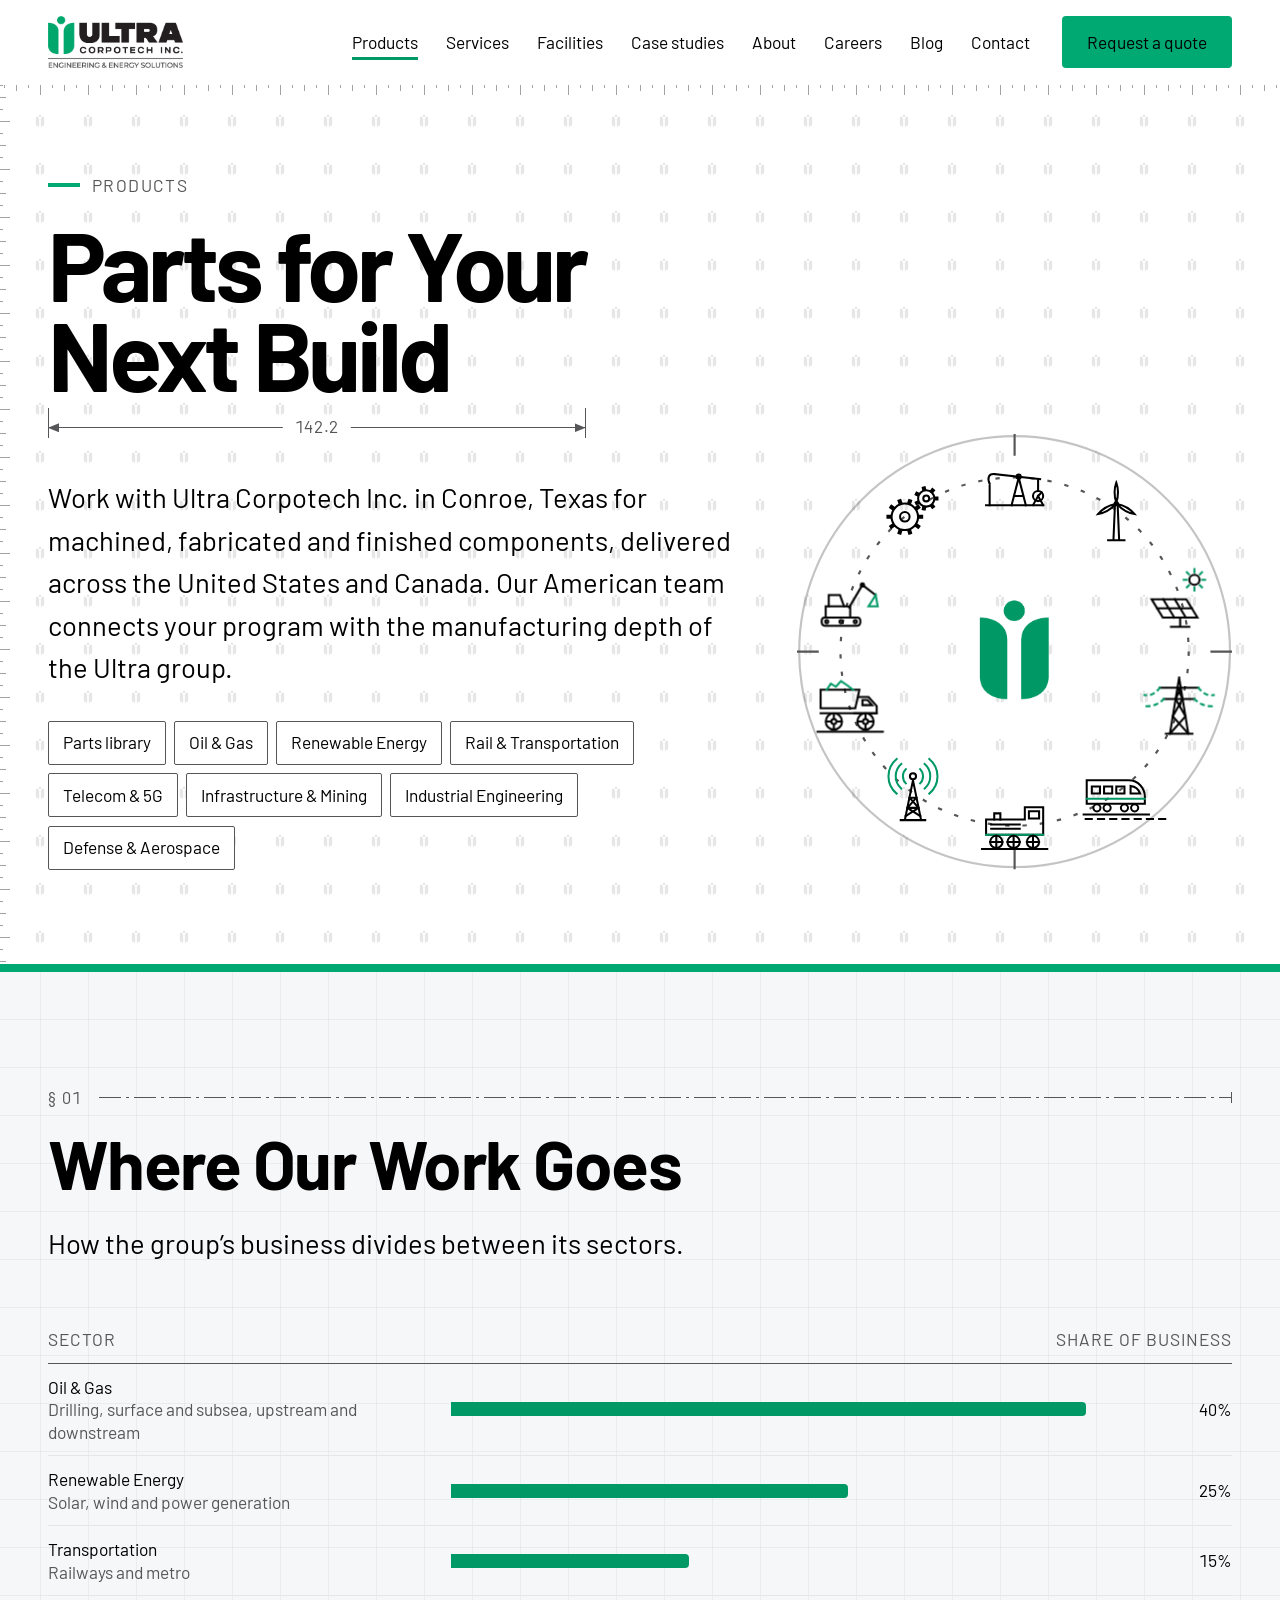
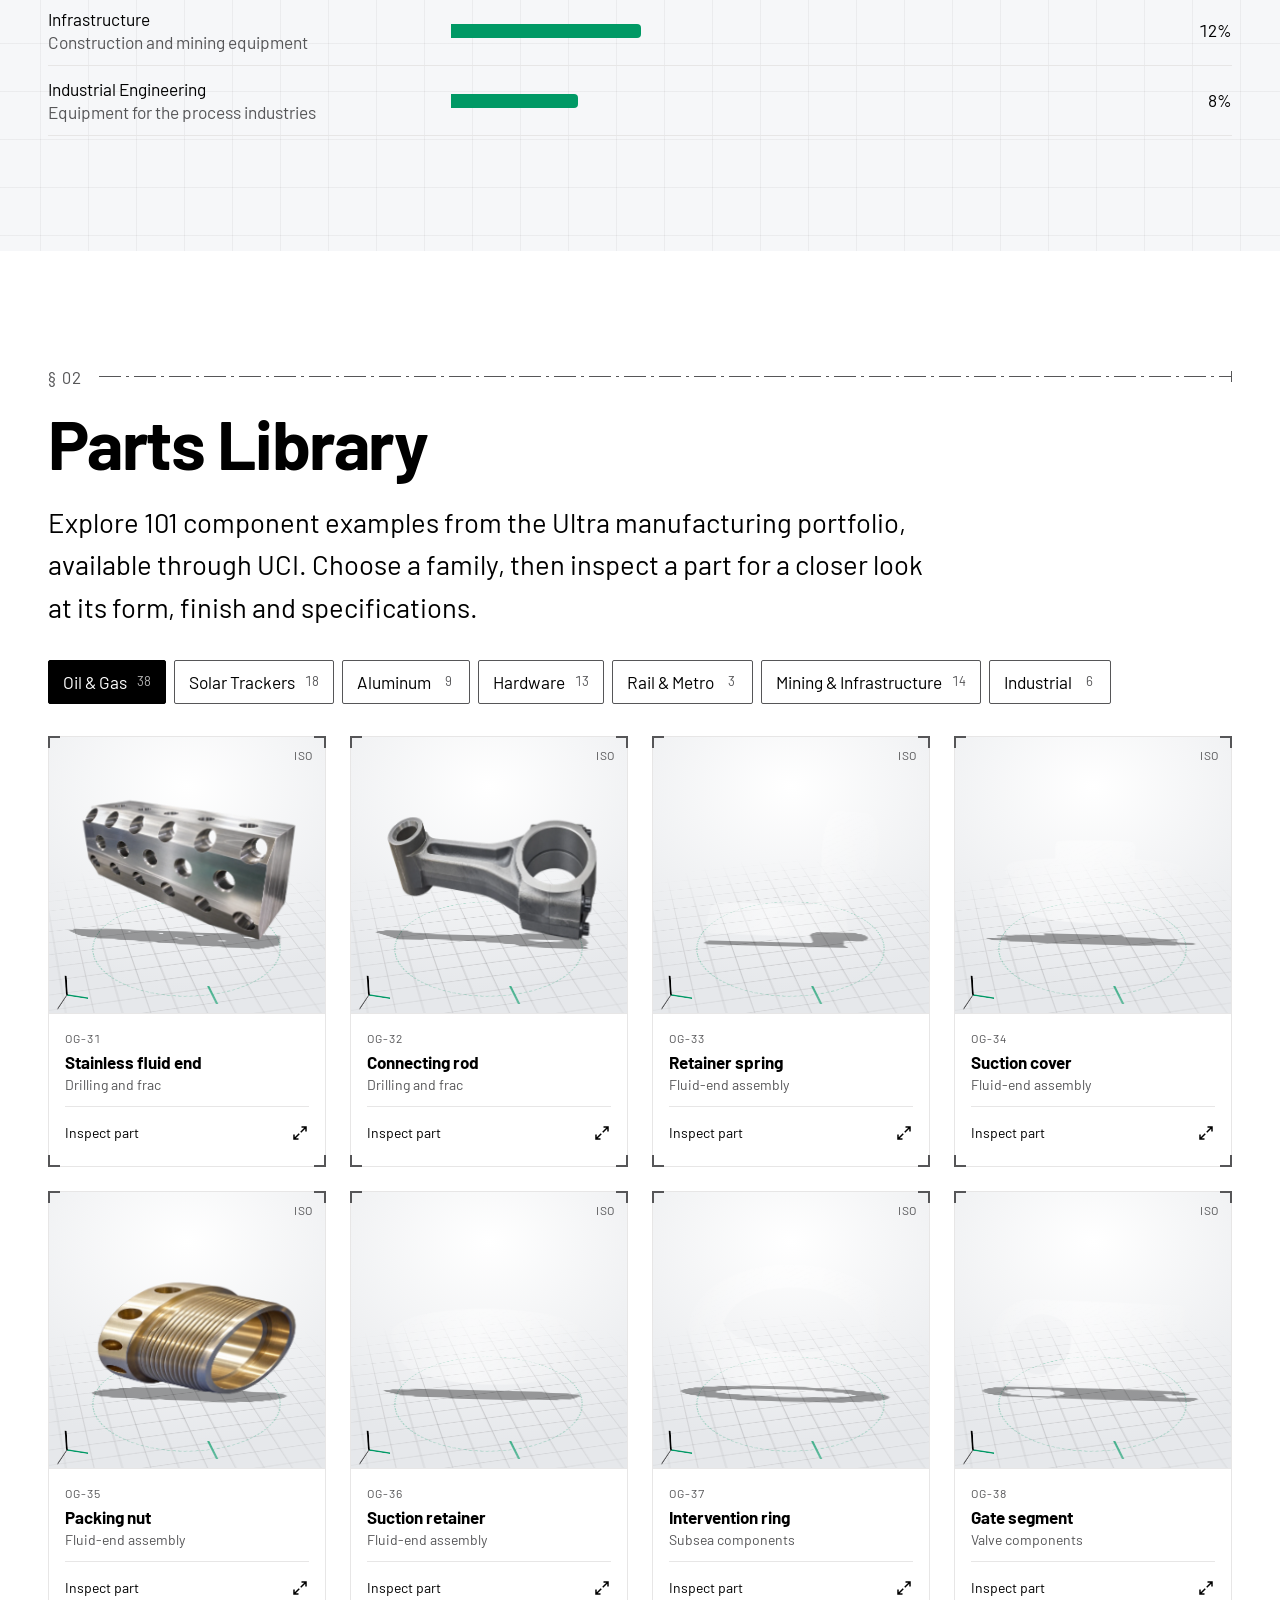
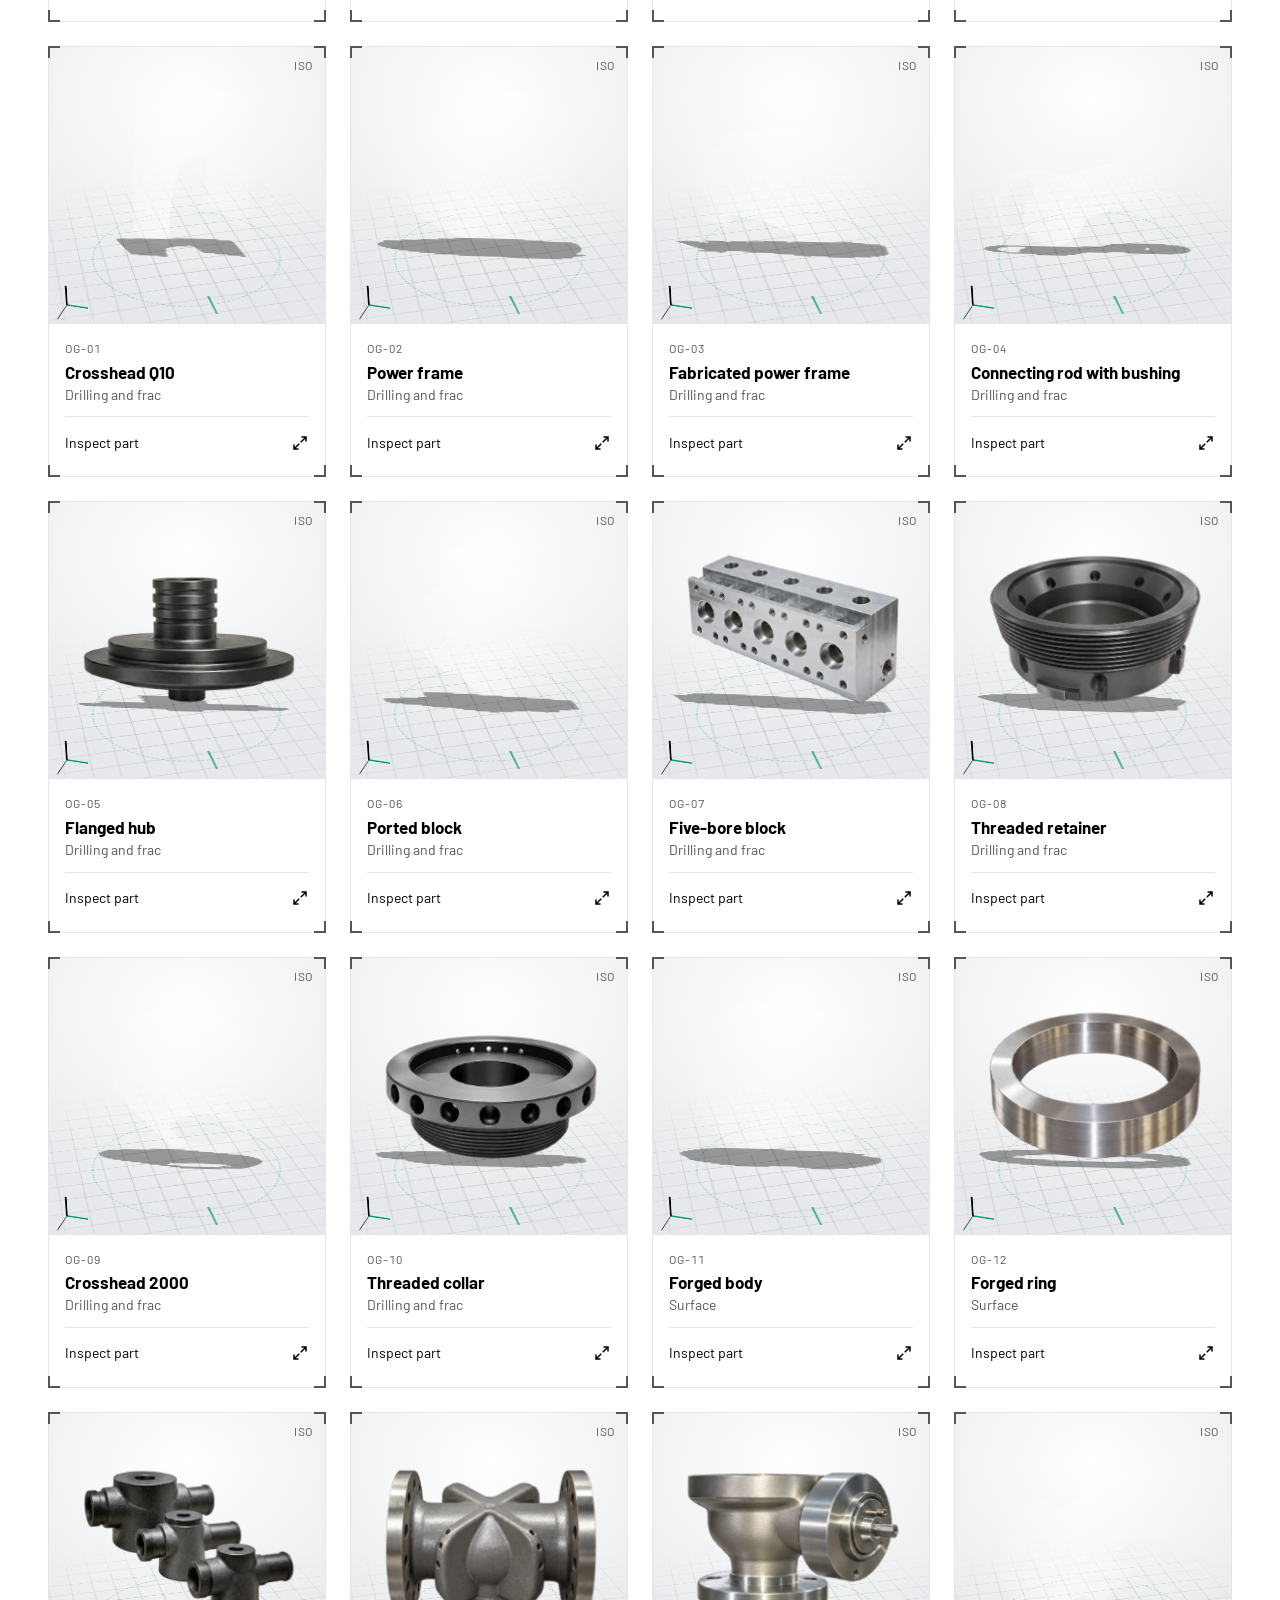
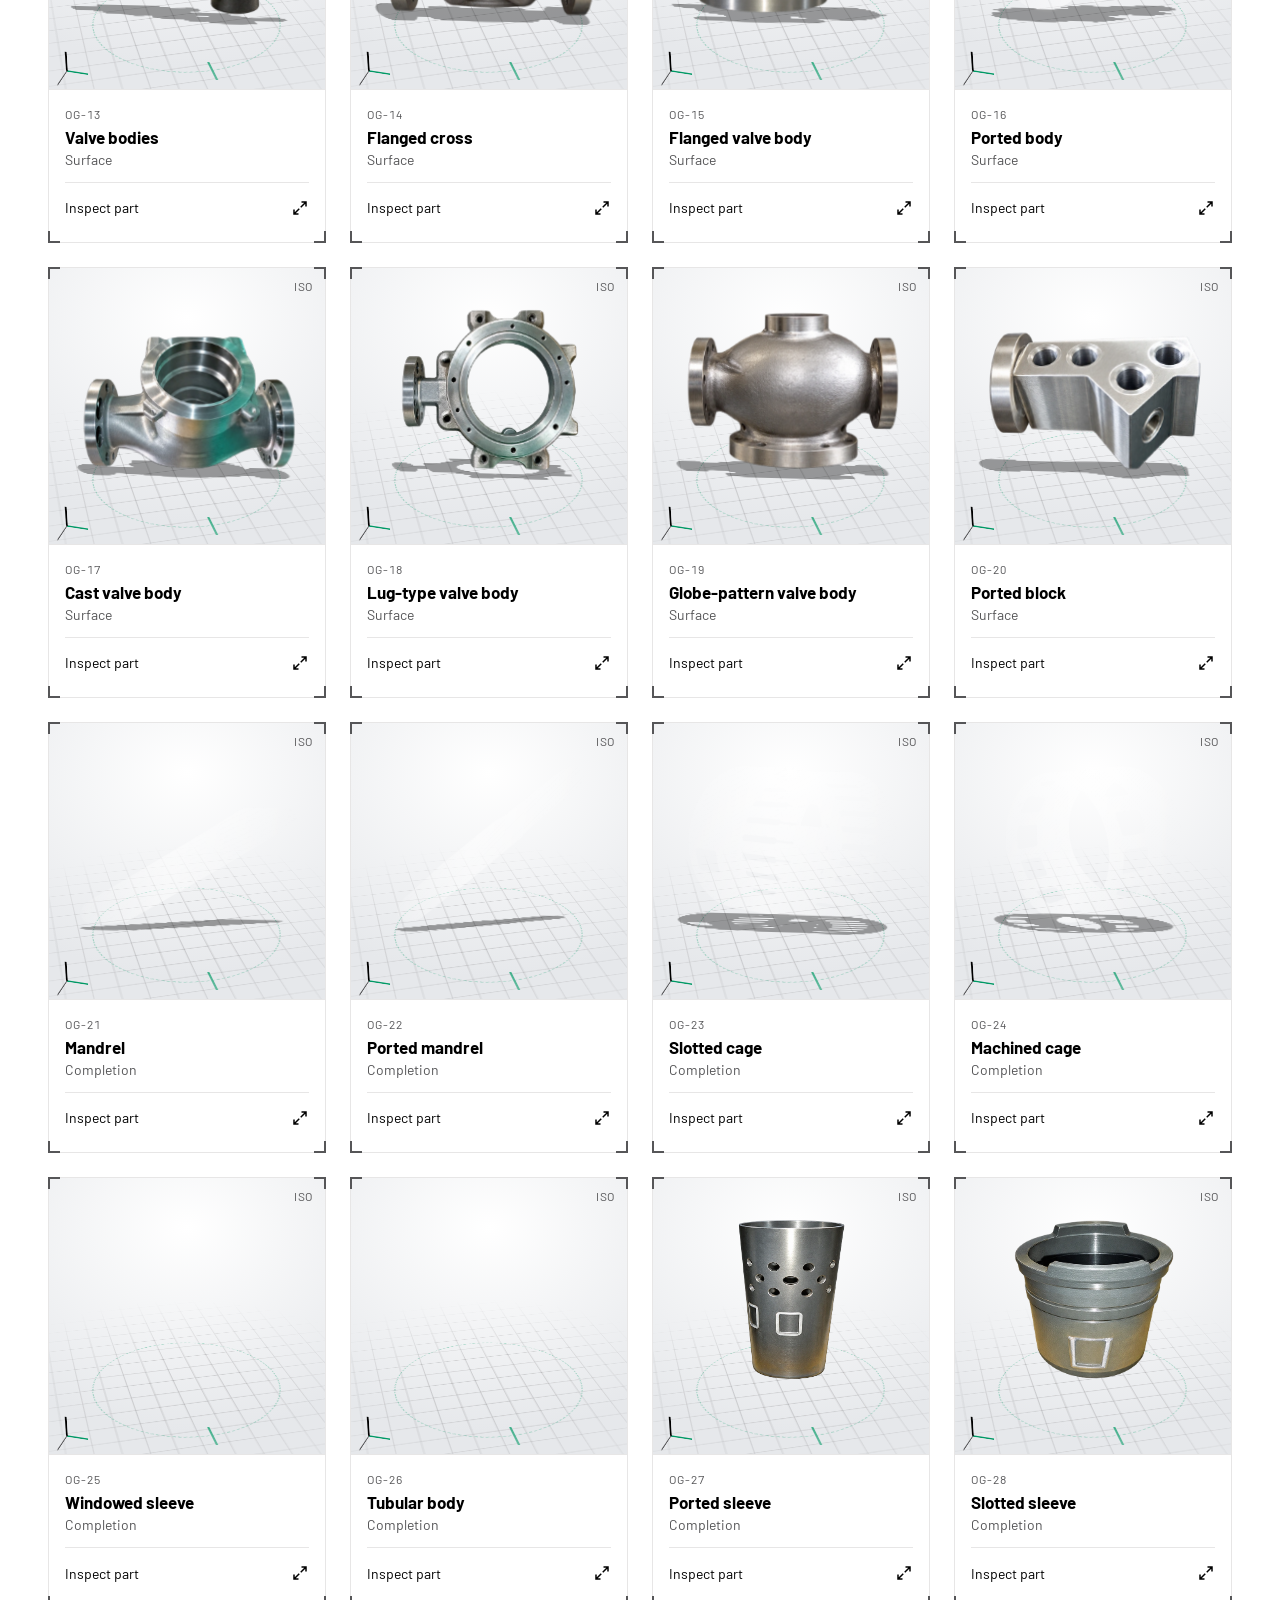
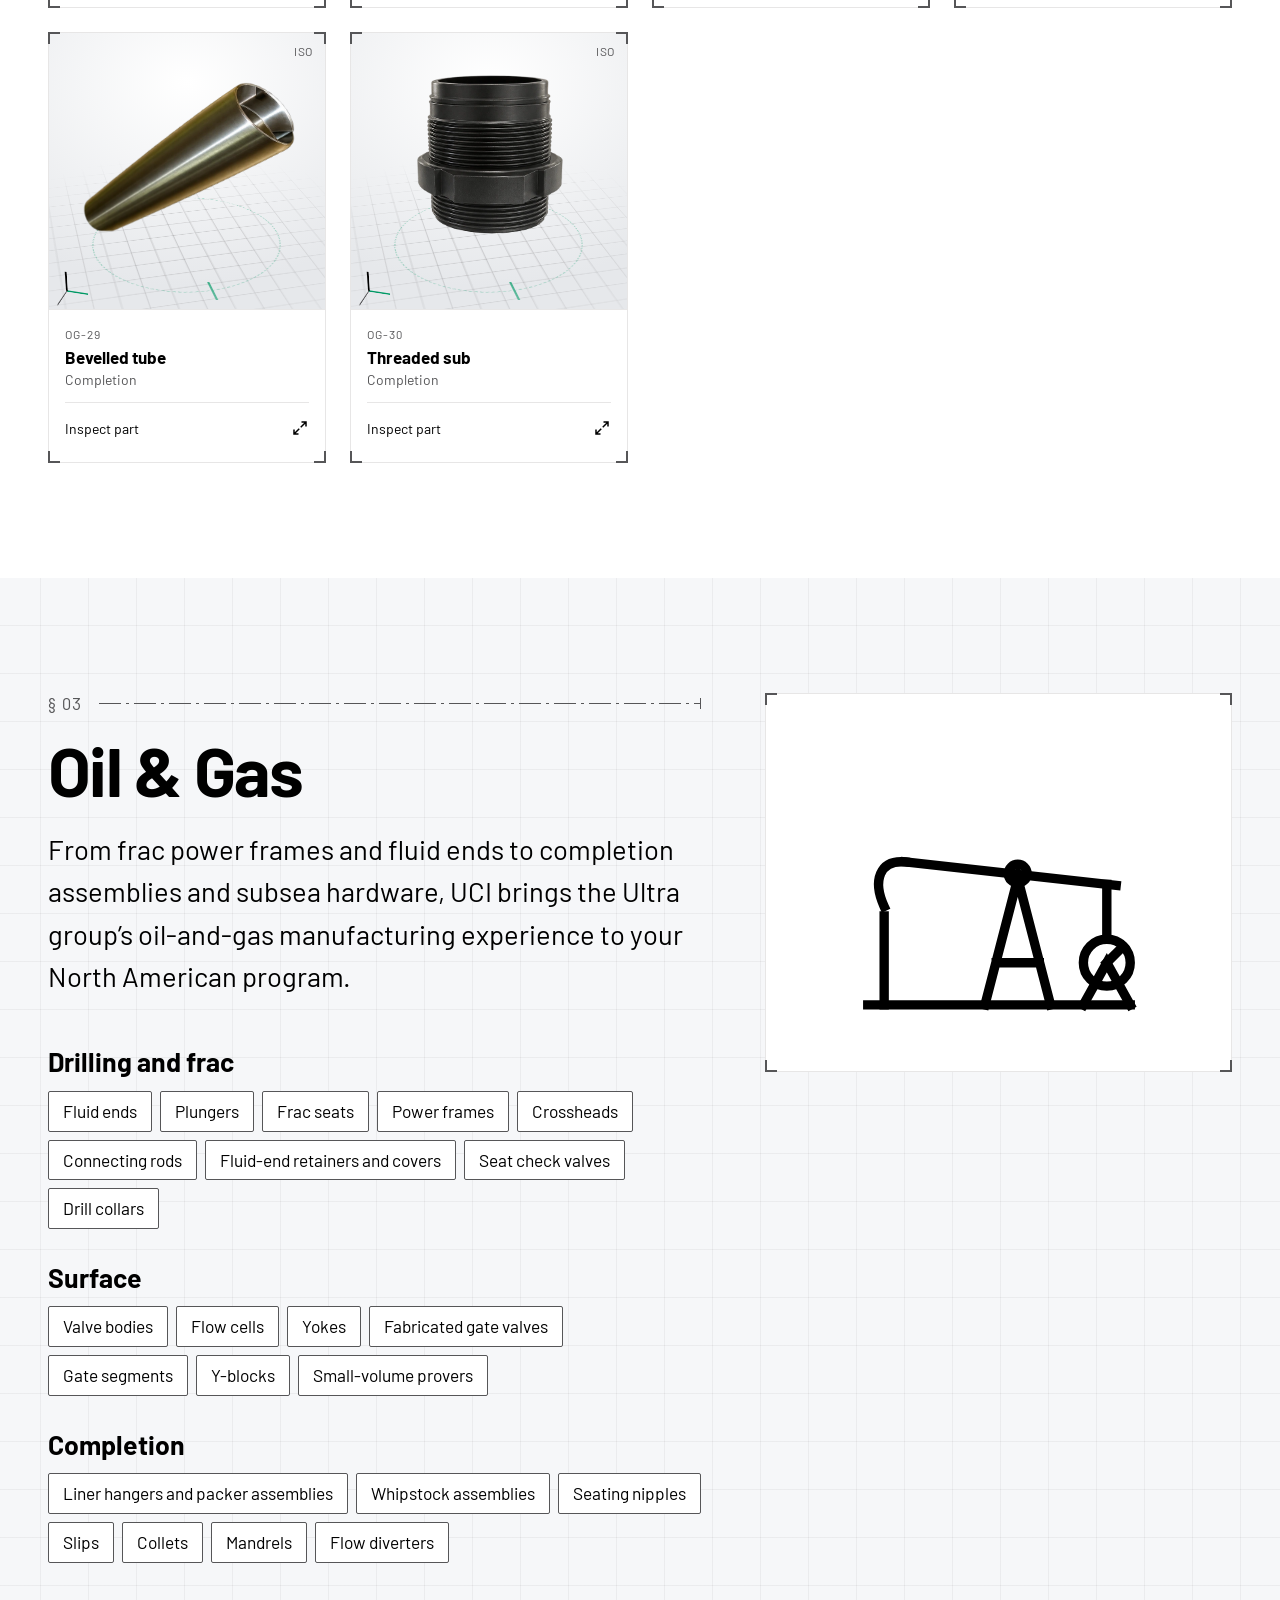
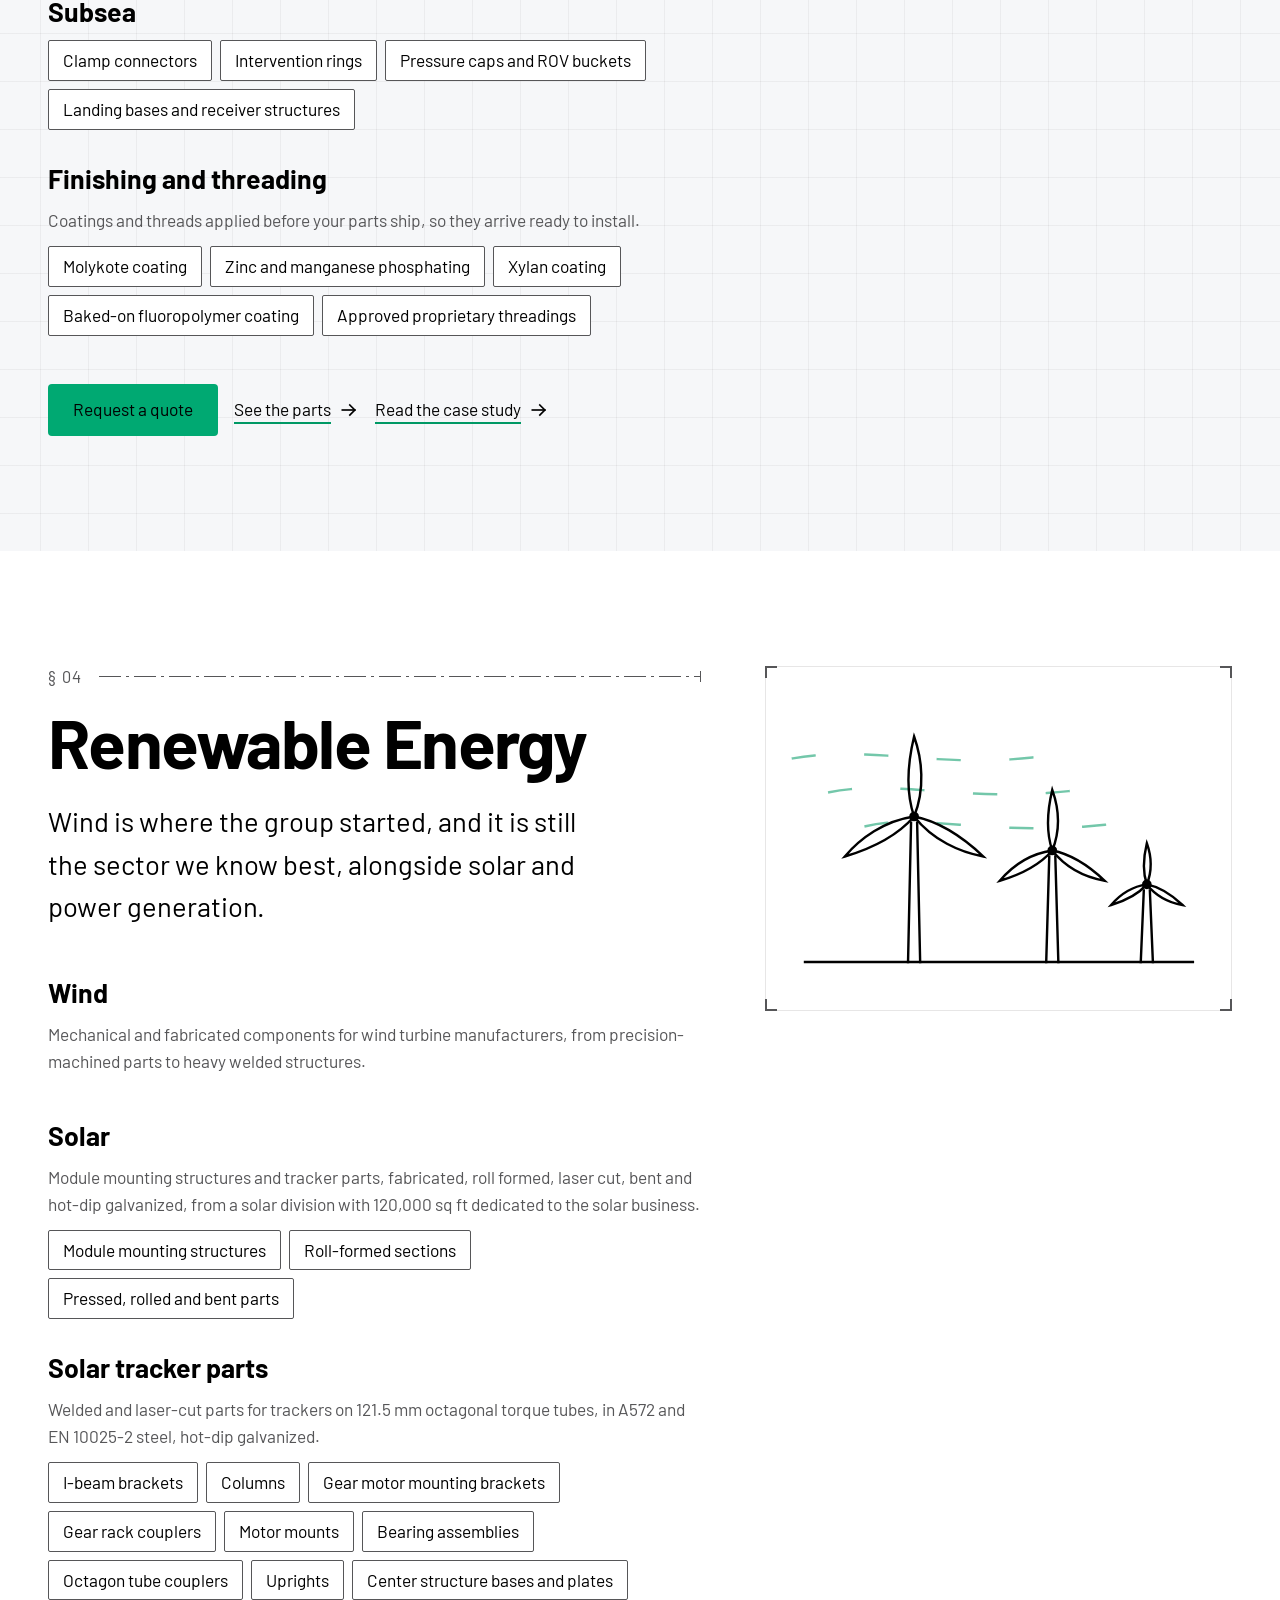
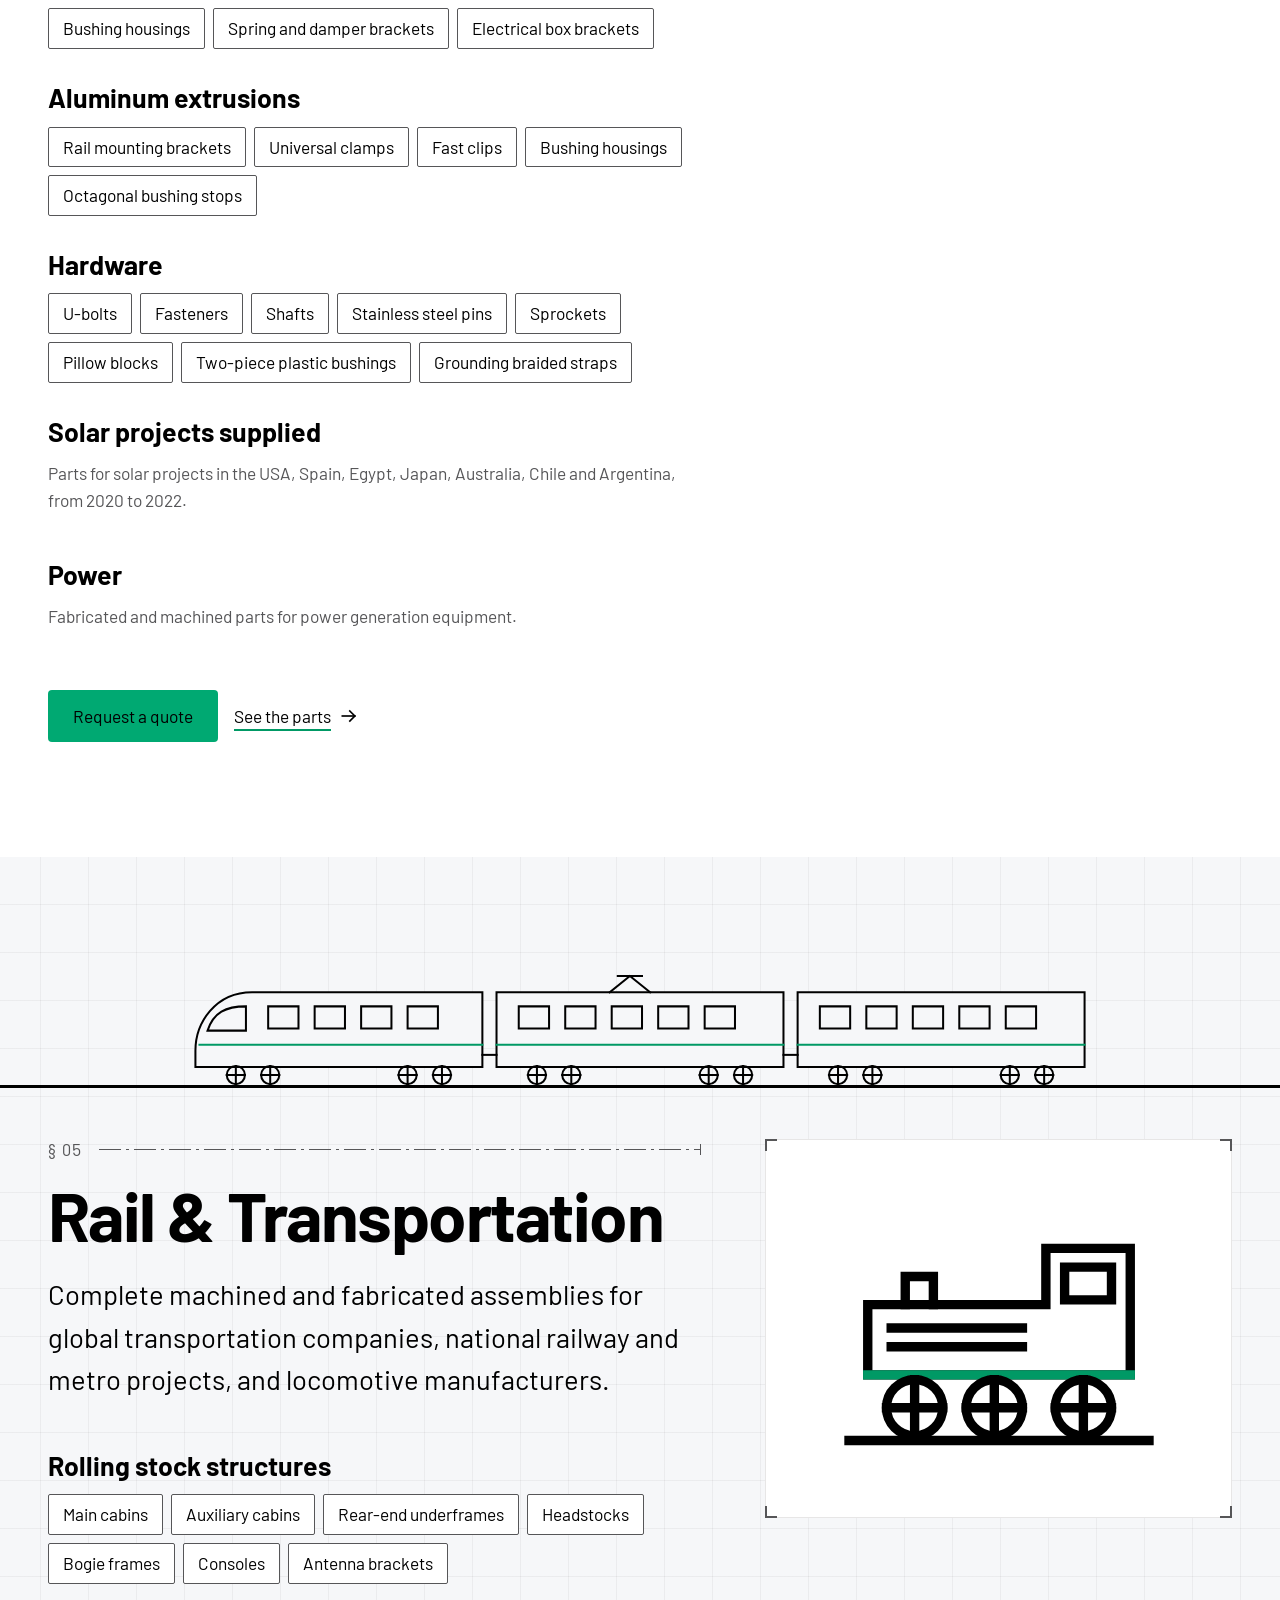
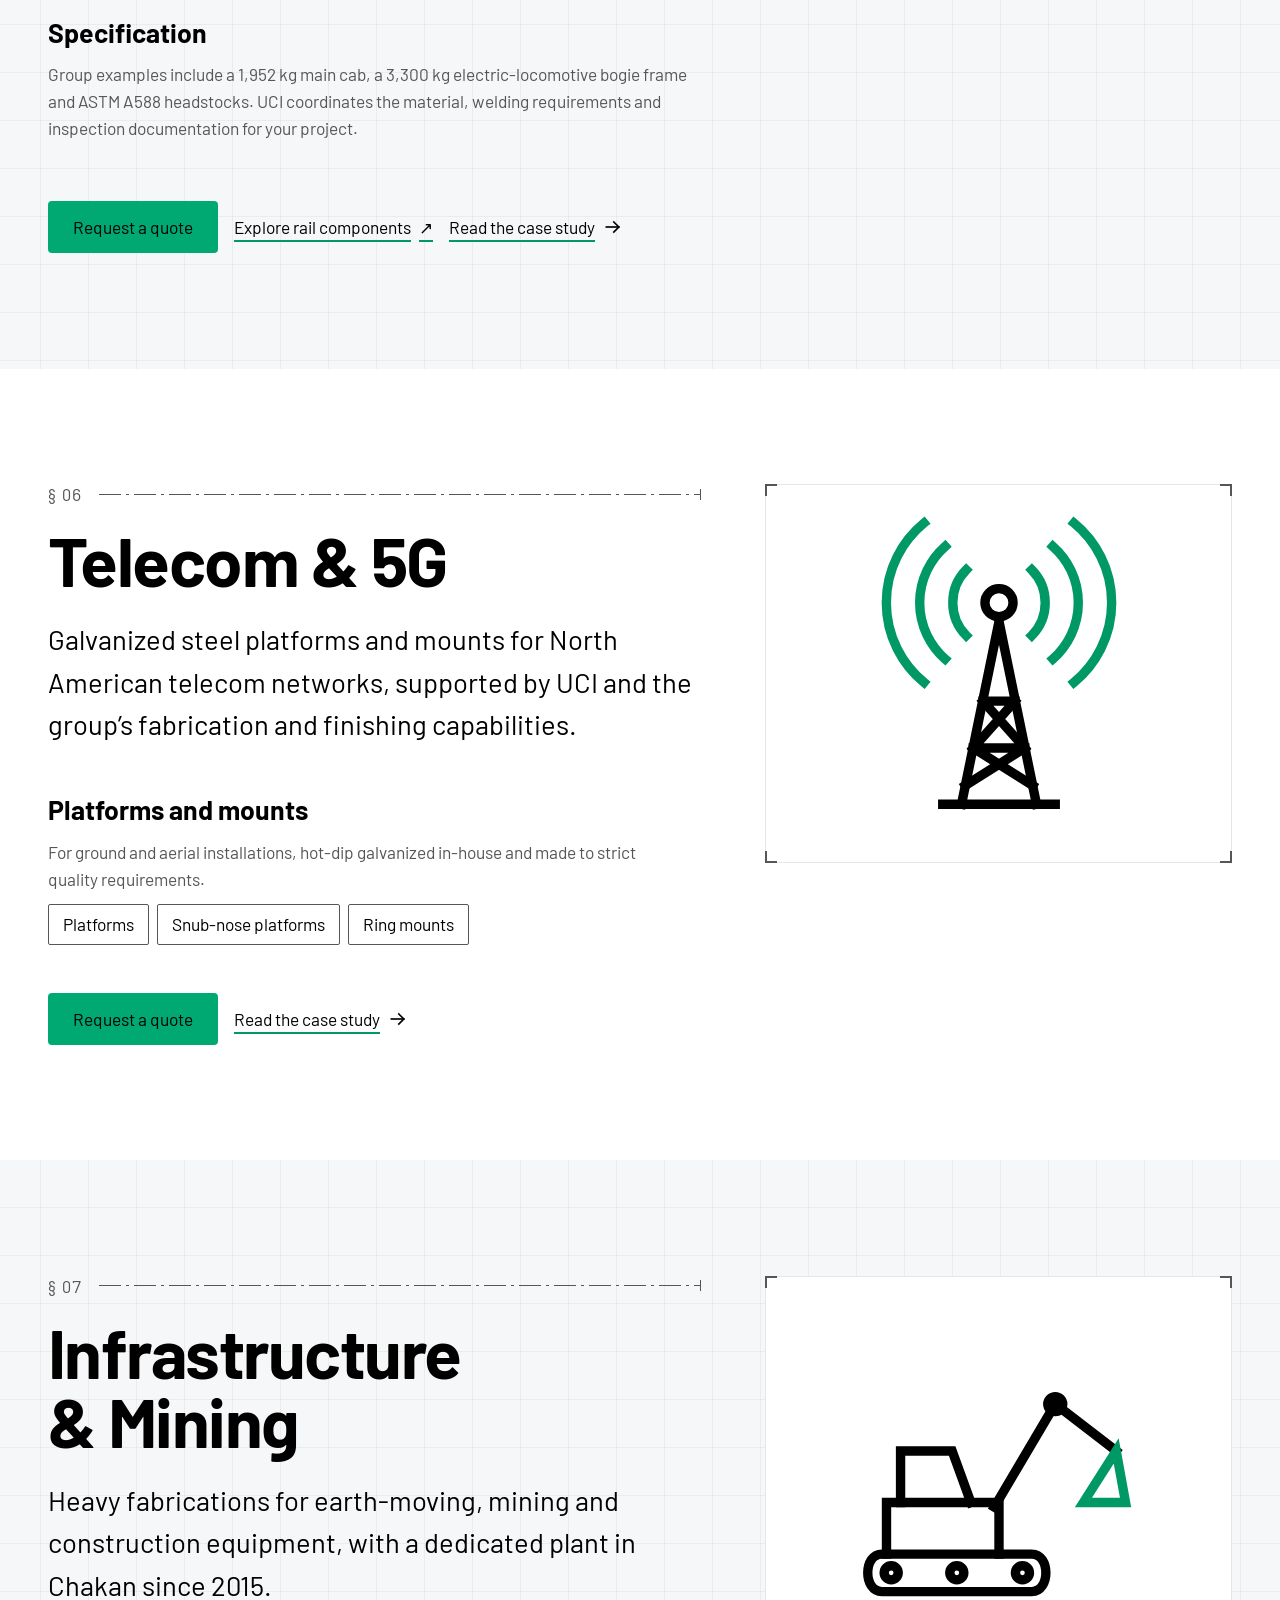
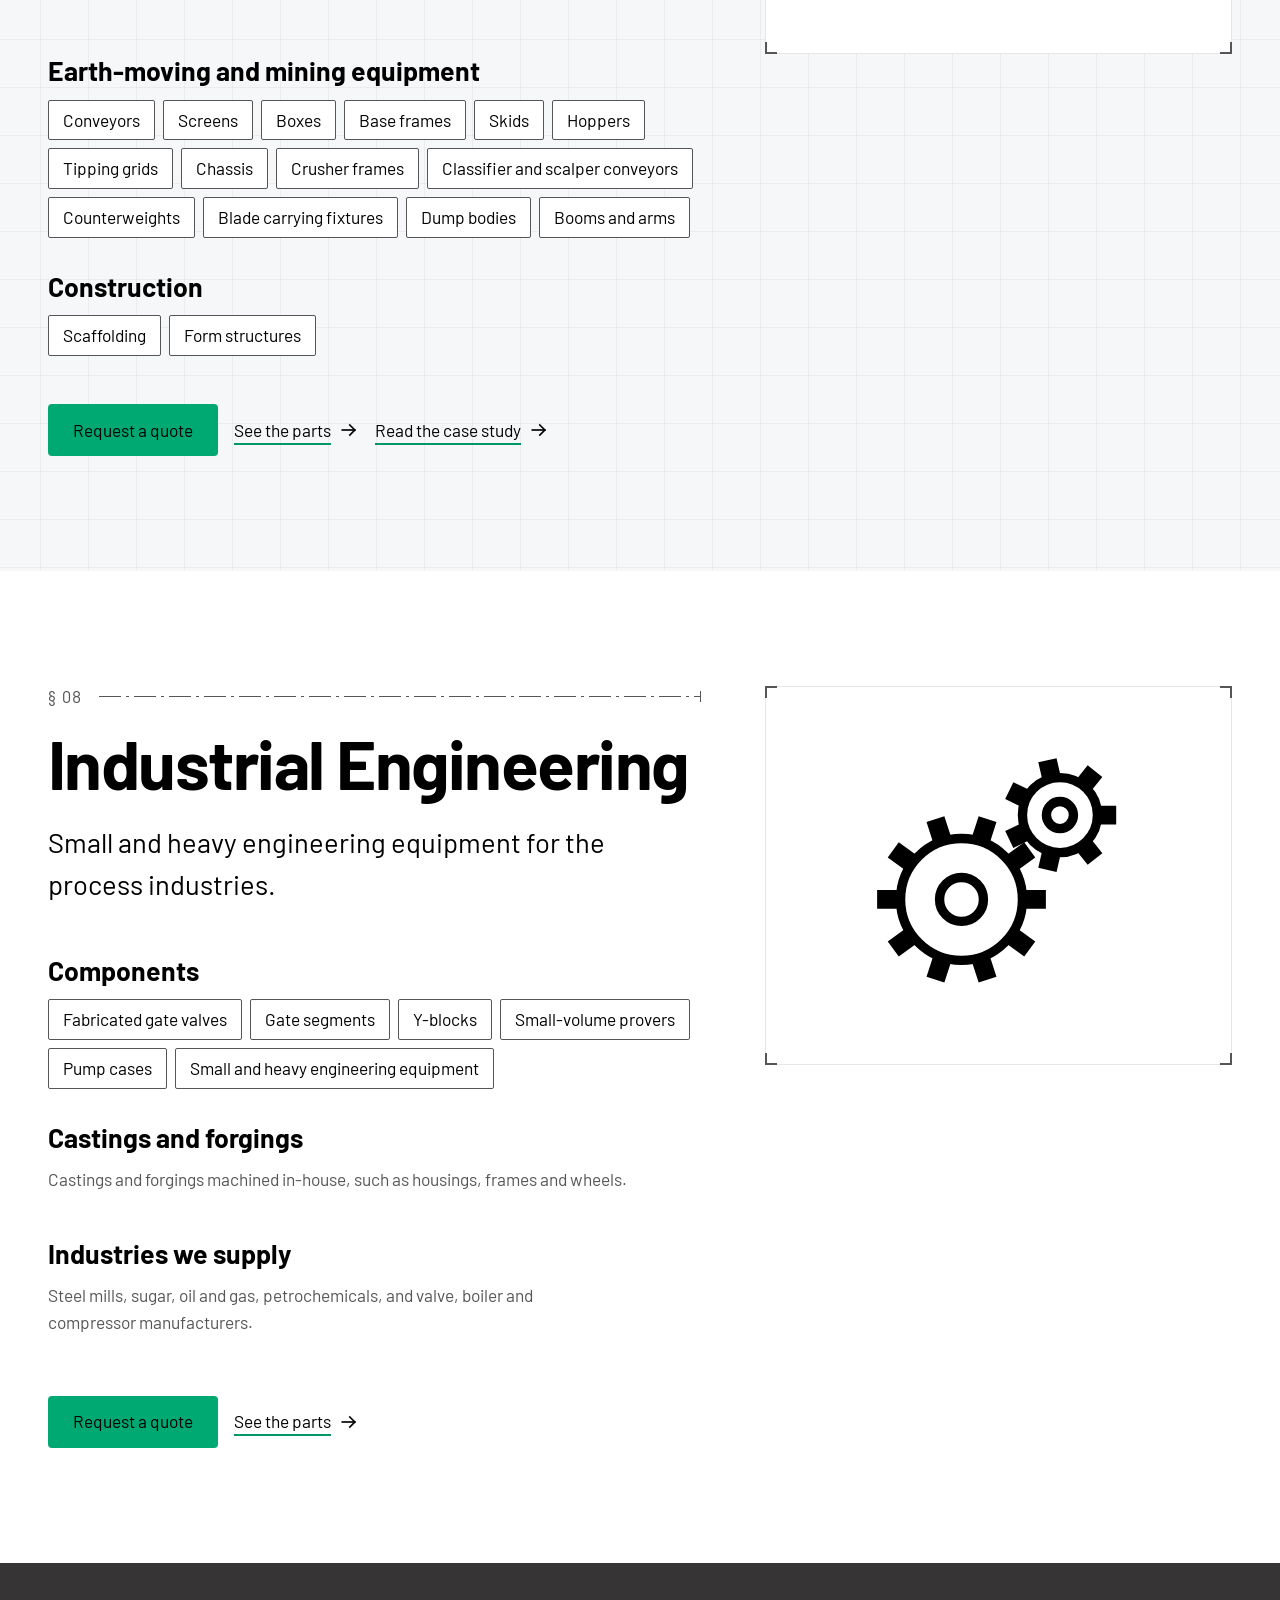
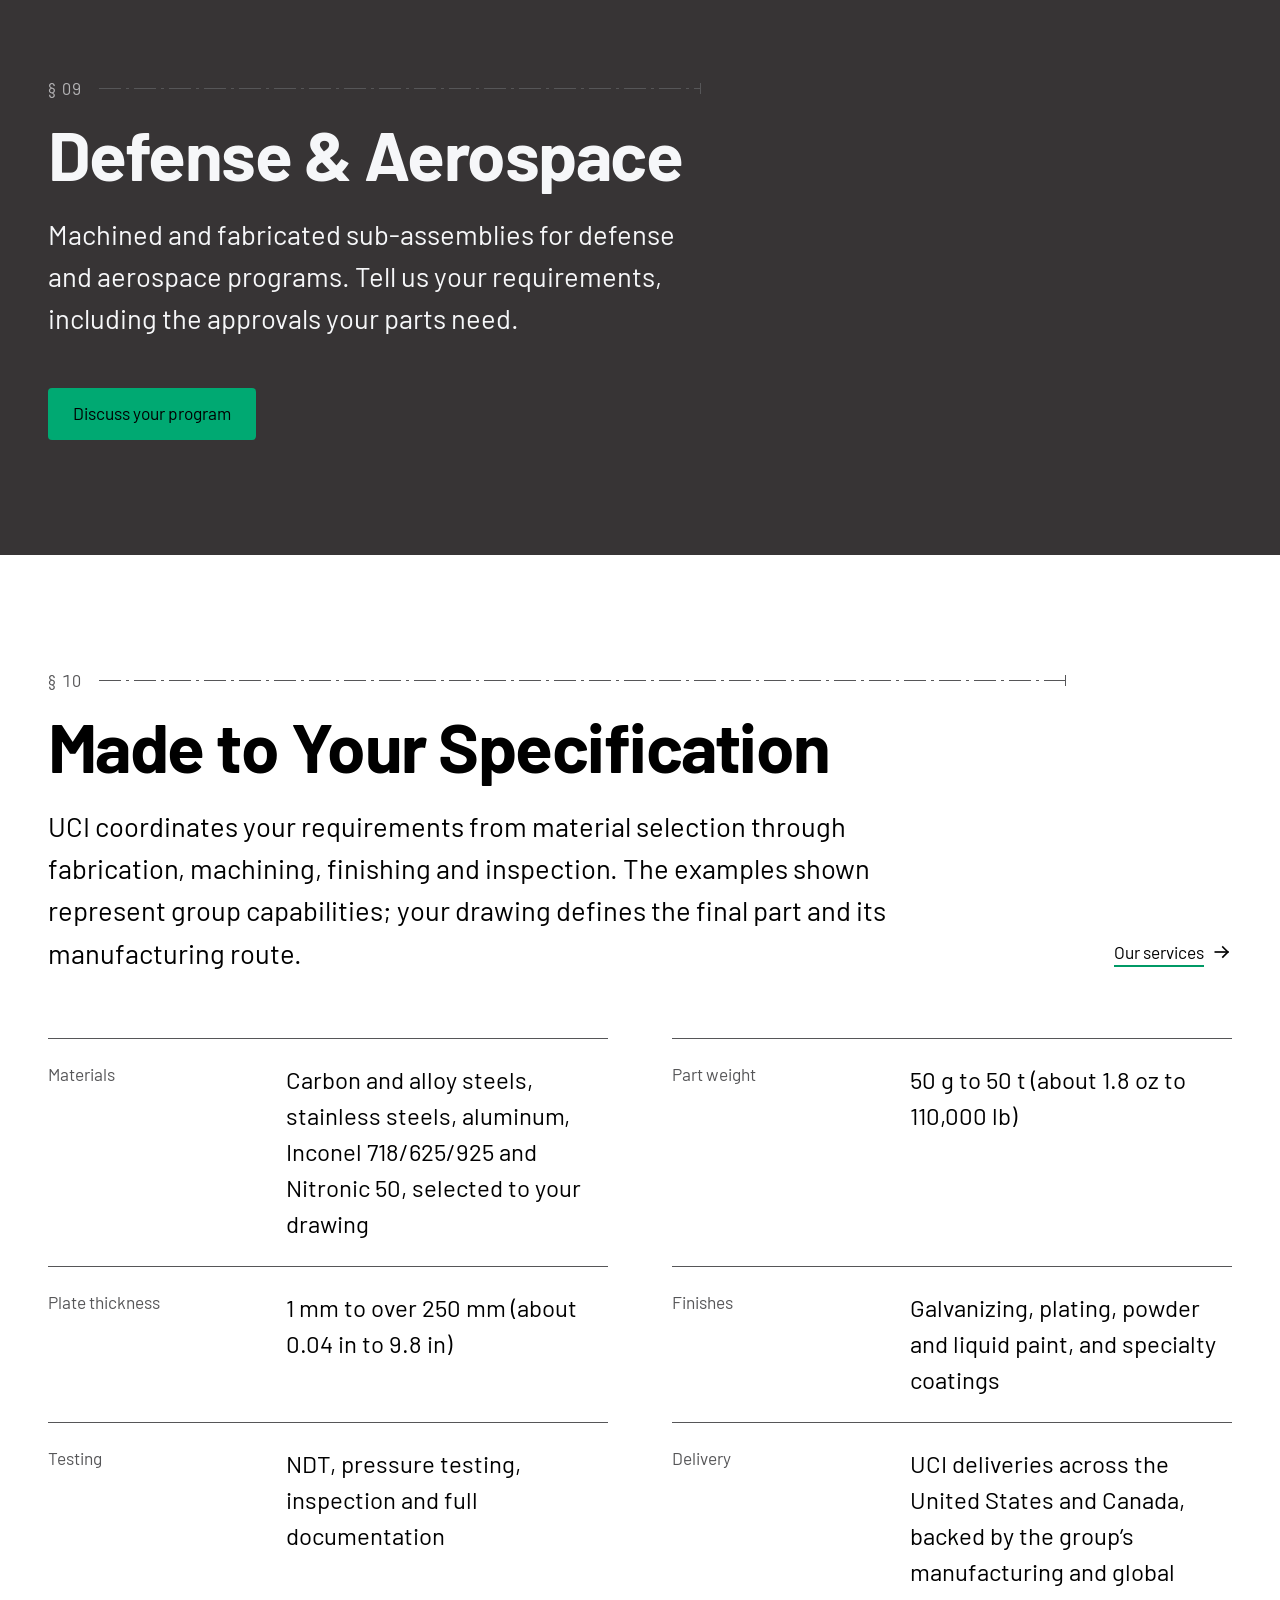
<file: products.html>
<!doctype html>
<html lang="en">
<head>
<meta charset="utf-8">
<meta name="viewport" content="width=device-width, initial-scale=1, viewport-fit=cover">
<title>Products | Ultra Corpotech Inc.</title>
<meta name="description" content="Explore machined and fabricated components through Ultra Corpotech Inc. in Texas: oil and gas, solar, rail, mining and industrial products, with US and Canada delivery.">
<meta name="theme-color" content="#00a972">
<link rel="icon" type="image/png" href="assets/img/mark.png">
<link rel="preload" href="assets/fonts/barlow-700-latin.woff2" as="font" type="font/woff2" crossorigin>
<link rel="preload" href="assets/fonts/barlow-400-latin.woff2" as="font" type="font/woff2" crossorigin>
<link rel="stylesheet" href="assets/css/site.css">
<script>
  /* Motion bootstrap: runs before first paint, so the intro and the page curtain can cover the page.
     Motion is skipped when the visitor prefers reduced motion or an automated browser is capturing the page. */
  (function (d, w) {
    var r = d.documentElement;
    r.classList.add('js');
    if (navigator.webdriver || (w.matchMedia && w.matchMedia('(prefers-reduced-motion: reduce)').matches)) return;
    r.classList.add('motion');
    try {
      var c = w.sessionStorage.getItem('uci:curtain');
      if (c) {
        r.classList.add('is-entering');
        r.style.setProperty('--curtain-label', JSON.stringify(c));
      } else if (!w.sessionStorage.getItem('uci:intro')) {
        r.classList.add('is-intro');
      }
    } catch (e) {}
    w.setTimeout(function () {
      if (!w.UCI) r.classList.remove('motion', 'is-intro', 'is-entering');
    }, 4000);
  })(document, window);
</script>
<script src="assets/js/site.js" defer></script>
</head>
<body>
<a class="skip" href="#main">Skip to content</a>
<div class="intro" aria-hidden="true"><div class="intro-grid"></div><div class="intro-logo"><img class="brand-lockup" src="assets/img/lockup-large.png" alt="" width="1551" height="597"><img class="brand-mark" src="assets/img/mark-large.png" alt="" width="431" height="579"></div><div class="intro-bar"></div></div>
<div class="curtain" aria-hidden="true"><span class="curtain-label"></span></div>

<header class="site-header">
  <div class="wrap header-row">
    <a class="brand" href="index.html" aria-label="Ultra Corpotech Inc. home"><img class="brand-lockup" src="assets/img/lockup-large.png" alt="" width="1551" height="597"><img class="brand-mark" src="assets/img/mark-large.png" alt="" width="431" height="579"></a>
    <nav class="nav" aria-label="Main">
      <ul class="nav-list">
        <li><a class="nav-link" href="products.html" aria-current="page">Products</a></li>
        <li><a class="nav-link" href="services.html">Services</a></li>
        <li><a class="nav-link" href="facilities.html">Facilities</a></li>
        <li><a class="nav-link" href="case-studies.html">Case studies</a></li>
        <li><a class="nav-link" href="about.html">About</a></li>
        <li><a class="nav-link" href="careers.html">Careers</a></li>
        <li><a class="nav-link" href="blog.html">Blog</a></li>
        <li><a class="nav-link" href="contact.html">Contact</a></li>
      </ul>
      <span class="nav-indicator" aria-hidden="true"></span>
    </nav>
    <a class="btn btn-primary header-cta" href="contact.html" data-magnetic>Request a quote</a>
    <button class="menu-toggle" type="button" aria-expanded="false" aria-controls="menu"><span class="menu-toggle-label">Menu</span><span class="menu-toggle-icon" aria-hidden="true"><i></i><i></i></span></button>
  </div>
</header>

<div class="menu" id="menu">
  <div class="wrap">
    <nav aria-label="Menu">
      <ul class="menu-list">
        <li><a class="menu-link" href="index.html" style="--i: 0"><span>Home</span></a></li>
        <li><a class="menu-link" href="products.html" aria-current="page" style="--i: 1"><span>Products</span></a></li>
        <li><a class="menu-link" href="services.html" style="--i: 2"><span>Services</span></a></li>
        <li><a class="menu-link" href="facilities.html" style="--i: 3"><span>Facilities</span></a></li>
        <li><a class="menu-link" href="case-studies.html" style="--i: 4"><span>Case studies</span></a></li>
        <li><a class="menu-link" href="about.html" style="--i: 5"><span>About</span></a></li>
        <li><a class="menu-link" href="careers.html" style="--i: 6"><span>Careers</span></a></li>
        <li><a class="menu-link" href="blog.html" style="--i: 7"><span>Blog</span></a></li>
        <li><a class="menu-link" href="contact.html" style="--i: 8"><span>Contact</span></a></li>
      </ul>
    </nav>
  </div>
  <div class="wrap menu-foot">
    <a class="btn btn-primary btn-lg" href="contact.html">Request a quote</a>
    <span>Engineering &amp; Energy Solutions</span>
  </div>
</div>

<main id="main">
  <section class="page-hero" aria-labelledby="page-title" data-hero>
    <canvas class="mark-field" data-mark-field aria-hidden="true"></canvas>
    <div class="wrap page-hero-inner">
      <div>
        <p class="eyebrow" data-reveal><span class="eyebrow-bar" aria-hidden="true"></span><span data-scramble>Products</span></p>
        <h1 id="page-title" class="page-title is-long" data-split style="--delay: 120ms">Parts for Your Next Build</h1>
        <p class="lead" data-reveal style="--delay: 460ms">Work with Ultra Corpotech Inc. in Conroe, Texas for machined, fabricated and finished components, delivered across the United States and Canada. Our American team connects your program with the manufacturing depth of the Ultra group.</p>
        <nav aria-label="Product lines">
          <ul class="chip-nav" data-stagger style="--delay: 600ms">
            <li><a href="#parts">Parts library</a></li>
            <li><a href="#oil-and-gas">Oil &amp; Gas</a></li>
            <li><a href="#renewable-energy">Renewable Energy</a></li>
            <li><a href="#rail-and-transportation">Rail &amp; Transportation</a></li>
            <li><a href="#telecom-and-5g">Telecom &amp; 5G</a></li>
            <li><a href="#infrastructure-and-mining">Infrastructure &amp; Mining</a></li>
            <li><a href="#industrial-engineering">Industrial Engineering</a></li>
            <li><a href="#defense-and-aerospace">Defense &amp; Aerospace</a></li>
          </ul>
        </nav>
      </div>
      <div class="page-hero-art is-ring" aria-hidden="true" data-reveal="fade" style="--delay: 250ms">
        <div class="ring-guide"><svg viewBox="0 0 200 200" fill="none" stroke="currentColor" stroke-width="1"><circle cx="100" cy="100" r="80" stroke-dasharray="2 6"/><circle cx="100" cy="100" r="99" stroke-opacity=".35"/><path d="M100 0V10M100 190V200M0 100H10M190 100H200"/></svg></div>
        <div class="sector-ring">
          <span style="--k: 0"><span data-icon="oil"></span></span>
          <span style="--k: 1"><span data-icon="wind"></span></span>
          <span style="--k: 2"><span data-icon="solar"></span></span>
          <span style="--k: 3"><span data-icon="power"></span></span>
          <span style="--k: 4"><span data-icon="metro"></span></span>
          <span style="--k: 5"><span data-icon="loco"></span></span>
          <span style="--k: 6"><span data-icon="telecom"></span></span>
          <span style="--k: 7"><span data-icon="mining"></span></span>
          <span style="--k: 8"><span data-icon="construction"></span></span>
          <span style="--k: 9"><span data-icon="industrial"></span></span>
        </div>
        <span class="ring-hub"><img src="assets/img/mark-large.png" alt="" width="431" height="579" data-reveal="grow" style="--delay: 400ms"></span>
      </div>
    </div>
    <div class="hero-rule" aria-hidden="true"></div>
  </section>

  <section class="band band-muted" aria-labelledby="mix-title">
    <div class="wrap">
      <div class="section-head">
        <div>
          <h2 id="mix-title" class="h2" data-split>Where Our Work Goes</h2>
          <p class="lead" data-reveal>How the group’s business divides between its sectors.</p>
        </div>
      </div>
      <table class="bar-table" data-in>
        <caption class="sr-only">Share of the group’s business by sector</caption>
        <thead>
          <tr><th scope="col">Sector</th><th scope="col">Share of business</th></tr>
        </thead>
        <tbody>
          <tr style="--v: 1; --i: 0"><th scope="row">Oil &amp; Gas<small>Drilling, surface and subsea, upstream and downstream</small></th><td><span class="bar-cell"><span class="bar" aria-hidden="true"><i></i></span><span class="bar-val">40%</span></span></td></tr>
          <tr style="--v: 0.625; --i: 1"><th scope="row">Renewable Energy<small>Solar, wind and power generation</small></th><td><span class="bar-cell"><span class="bar" aria-hidden="true"><i></i></span><span class="bar-val">25%</span></span></td></tr>
          <tr style="--v: 0.375; --i: 2"><th scope="row">Transportation<small>Railways and metro</small></th><td><span class="bar-cell"><span class="bar" aria-hidden="true"><i></i></span><span class="bar-val">15%</span></span></td></tr>
          <tr style="--v: 0.3; --i: 3"><th scope="row">Infrastructure<small>Construction and mining equipment</small></th><td><span class="bar-cell"><span class="bar" aria-hidden="true"><i></i></span><span class="bar-val">12%</span></span></td></tr>
          <tr style="--v: 0.2; --i: 4"><th scope="row">Industrial Engineering<small>Equipment for the process industries</small></th><td><span class="bar-cell"><span class="bar" aria-hidden="true"><i></i></span><span class="bar-val">8%</span></span></td></tr>
        </tbody>
      </table>
    </div>
  </section>

  <section class="band parts-lib" id="parts" aria-labelledby="parts-title">
    <div class="wrap" data-part-tabs="Part families">
      <div class="section-head">
        <div>
          <h2 id="parts-title" class="h2" data-split>Parts Library</h2>
          <p class="lead" data-reveal>Explore 101 component examples from the Ultra manufacturing portfolio, available through UCI. Choose a family, then inspect a part for a closer look at its form, finish and specifications.</p>
        </div>
      </div>
      <div class="parts-group" id="parts-oil-and-gas">
        <h3 class="parts-group-title">Oil &amp; Gas</h3>
        <ul class="part-grid" data-stagger>
          <li>
            <figure class="part" data-part data-in data-spec="15-5 PH stainless steel. Example weight: 2.4 tons.">
              <div class="part-stage"><img src="assets/img/parts/og-fluid-end.webp" data-full-src="assets/img/parts/detail/og-fluid-end.webp" alt="Stainless fluid end" width="1000" height="654" loading="lazy" decoding="async"></div>
              <figcaption><span class="part-no">OG-31</span><span class="part-name">Stainless fluid end</span><span class="part-meta">Drilling and frac</span></figcaption>
            </figure>
          </li>
          <li>
            <figure class="part" data-part data-in data-spec="AISI 4140, 130 KSI. Example weight: 103 kg.">
              <div class="part-stage"><img src="assets/img/parts/og-connecting-rod.webp" data-full-src="assets/img/parts/detail/og-connecting-rod.webp" alt="Connecting rod" width="1000" height="600" loading="lazy" decoding="async"></div>
              <figcaption><span class="part-no">OG-32</span><span class="part-name">Connecting rod</span><span class="part-meta">Drilling and frac</span></figcaption>
            </figure>
          </li>
          <li>
            <figure class="part" data-part data-in>
              <div class="part-stage"><img src="assets/img/parts/og-retainer-spring.webp" data-full-src="assets/img/parts/detail/og-retainer-spring.webp" alt="Retainer spring" width="1000" height="608" loading="lazy" decoding="async"></div>
              <figcaption><span class="part-no">OG-33</span><span class="part-name">Retainer spring</span><span class="part-meta">Fluid-end assembly</span></figcaption>
            </figure>
          </li>
          <li>
            <figure class="part" data-part data-in>
              <div class="part-stage"><img src="assets/img/parts/og-suction-cover.webp" data-full-src="assets/img/parts/detail/og-suction-cover.webp" alt="Suction cover" width="1000" height="554" loading="lazy" decoding="async"></div>
              <figcaption><span class="part-no">OG-34</span><span class="part-name">Suction cover</span><span class="part-meta">Fluid-end assembly</span></figcaption>
            </figure>
          </li>
          <li>
            <figure class="part" data-part data-in>
              <div class="part-stage"><img src="assets/img/parts/og-packing-nut.webp" data-full-src="assets/img/parts/detail/og-packing-nut.webp" alt="Packing nut" width="1000" height="541" loading="lazy" decoding="async"></div>
              <figcaption><span class="part-no">OG-35</span><span class="part-name">Packing nut</span><span class="part-meta">Fluid-end assembly</span></figcaption>
            </figure>
          </li>
          <li>
            <figure class="part" data-part data-in>
              <div class="part-stage"><img src="assets/img/parts/og-suction-retainer.webp" data-full-src="assets/img/parts/detail/og-suction-retainer.webp" alt="Suction retainer" width="1000" height="506" loading="lazy" decoding="async"></div>
              <figcaption><span class="part-no">OG-36</span><span class="part-name">Suction retainer</span><span class="part-meta">Fluid-end assembly</span></figcaption>
            </figure>
          </li>
          <li>
            <figure class="part" data-part data-in data-spec="S355J2 steel. Example outer diameter: 37.66 inches; inner diameter: 27.75 inches.">
              <div class="part-stage"><img src="assets/img/parts/og-intervention-ring.webp" data-full-src="assets/img/parts/detail/og-intervention-ring.webp" alt="Intervention ring" width="1000" height="627" loading="lazy" decoding="async"></div>
              <figcaption><span class="part-no">OG-37</span><span class="part-name">Intervention ring</span><span class="part-meta">Subsea components</span></figcaption>
            </figure>
          </li>
          <li>
            <figure class="part" data-part data-in data-spec="ASTM A36 steel. Example weight: 20.7 kg.">
              <div class="part-stage"><img src="assets/img/parts/og-gate-segment.webp" data-full-src="assets/img/parts/detail/og-gate-segment.webp" alt="Gate segment" width="1000" height="451" loading="lazy" decoding="async"></div>
              <figcaption><span class="part-no">OG-38</span><span class="part-name">Gate segment</span><span class="part-meta">Valve components</span></figcaption>
            </figure>
          </li>
          <li>
            <figure class="part" data-part data-in data-spec="AISI 4340. Example size: 11 × 9.02 × 6.5 inches.">
              <div class="part-stage"><img src="assets/img/parts/og-drill-01.webp" data-full-src="assets/img/parts/detail/og-drill-01.webp" alt="Crosshead Q10" width="1000" height="777" loading="lazy" decoding="async"></div>
              <figcaption><span class="part-no">OG-01</span><span class="part-name">Crosshead Q10</span><span class="part-meta">Drilling and frac</span></figcaption>
            </figure>
          </li>
          <li>
            <figure class="part" data-part data-in>
              <div class="part-stage"><img src="assets/img/parts/og-drill-02.webp" alt="Power frame" width="608" height="464" loading="lazy" decoding="async"></div>
              <figcaption><span class="part-no">OG-02</span><span class="part-name">Power frame</span><span class="part-meta">Drilling and frac</span></figcaption>
            </figure>
          </li>
          <li>
            <figure class="part" data-part data-in data-spec="S690QL steel. Example weight: 4.2 tons; 55 × 35 × 49.25 inches.">
              <div class="part-stage"><img src="assets/img/parts/og-drill-03.webp" data-full-src="assets/img/parts/detail/og-drill-03.webp" alt="Fabricated power frame" width="1000" height="620" loading="lazy" decoding="async"></div>
              <figcaption><span class="part-no">OG-03</span><span class="part-name">Fabricated power frame</span><span class="part-meta">Drilling and frac</span></figcaption>
            </figure>
          </li>
          <li>
            <figure class="part" data-part data-in data-spec="AISI 4340. Example size: 28.5 × 10 × 5.96 inches.">
              <div class="part-stage"><img src="assets/img/parts/og-drill-04.webp" data-full-src="assets/img/parts/detail/og-drill-04.webp" alt="Connecting rod with bushing" width="1000" height="599" loading="lazy" decoding="async"></div>
              <figcaption><span class="part-no">OG-04</span><span class="part-name">Connecting rod with bushing</span><span class="part-meta">Drilling and frac</span></figcaption>
            </figure>
          </li>
          <li>
            <figure class="part" data-part data-in>
              <div class="part-stage"><img src="assets/img/parts/og-drill-05.webp" alt="Flanged hub" width="596" height="362" loading="lazy" decoding="async"></div>
              <figcaption><span class="part-no">OG-05</span><span class="part-name">Flanged hub</span><span class="part-meta">Drilling and frac</span></figcaption>
            </figure>
          </li>
          <li>
            <figure class="part" data-part data-in>
              <div class="part-stage"><img src="assets/img/parts/og-drill-06.webp" alt="Ported block" width="609" height="496" loading="lazy" decoding="async"></div>
              <figcaption><span class="part-no">OG-06</span><span class="part-name">Ported block</span><span class="part-meta">Drilling and frac</span></figcaption>
            </figure>
          </li>
          <li>
            <figure class="part" data-part data-in>
              <div class="part-stage"><img src="assets/img/parts/og-drill-07.webp" alt="Five-bore block" width="600" height="425" loading="lazy" decoding="async"></div>
              <figcaption><span class="part-no">OG-07</span><span class="part-name">Five-bore block</span><span class="part-meta">Drilling and frac</span></figcaption>
            </figure>
          </li>
          <li>
            <figure class="part" data-part data-in>
              <div class="part-stage"><img src="assets/img/parts/og-drill-08.webp" alt="Threaded retainer" width="589" height="413" loading="lazy" decoding="async"></div>
              <figcaption><span class="part-no">OG-08</span><span class="part-name">Threaded retainer</span><span class="part-meta">Drilling and frac</span></figcaption>
            </figure>
          </li>
          <li>
            <figure class="part" data-part data-in data-spec="AISI 4340. Example size: 11.20 × 9.70 × 7.43 inches.">
              <div class="part-stage"><img src="assets/img/parts/og-drill-09.webp" data-full-src="assets/img/parts/detail/og-drill-09.webp" alt="Crosshead 2000" width="1000" height="780" loading="lazy" decoding="async"></div>
              <figcaption><span class="part-no">OG-09</span><span class="part-name">Crosshead 2000</span><span class="part-meta">Drilling and frac</span></figcaption>
            </figure>
          </li>
          <li>
            <figure class="part" data-part data-in>
              <div class="part-stage"><img src="assets/img/parts/og-drill-10.webp" alt="Threaded collar" width="620" height="367" loading="lazy" decoding="async"></div>
              <figcaption><span class="part-no">OG-10</span><span class="part-name">Threaded collar</span><span class="part-meta">Drilling and frac</span></figcaption>
            </figure>
          </li>
          <li>
            <figure class="part" data-part data-in>
              <div class="part-stage"><img src="assets/img/parts/og-surface-01.webp" alt="Forged body" width="669" height="525" loading="lazy" decoding="async"></div>
              <figcaption><span class="part-no">OG-11</span><span class="part-name">Forged body</span><span class="part-meta">Surface</span></figcaption>
            </figure>
          </li>
          <li>
            <figure class="part" data-part data-in>
              <div class="part-stage"><img src="assets/img/parts/og-surface-02.webp" alt="Forged ring" width="603" height="420" loading="lazy" decoding="async"></div>
              <figcaption><span class="part-no">OG-12</span><span class="part-name">Forged ring</span><span class="part-meta">Surface</span></figcaption>
            </figure>
          </li>
          <li>
            <figure class="part" data-part data-in>
              <div class="part-stage"><img src="assets/img/parts/og-surface-03.webp" alt="Valve bodies" width="587" height="402" loading="lazy" decoding="async"></div>
              <figcaption><span class="part-no">OG-13</span><span class="part-name">Valve bodies</span><span class="part-meta">Surface</span></figcaption>
            </figure>
          </li>
          <li>
            <figure class="part" data-part data-in>
              <div class="part-stage"><img src="assets/img/parts/og-surface-04.webp" data-full-src="assets/img/parts/detail/og-surface-04.jpg" alt="Flanged cross" width="603" height="414" loading="lazy" decoding="async"></div>
              <figcaption><span class="part-no">OG-14</span><span class="part-name">Flanged cross</span><span class="part-meta">Surface</span></figcaption>
            </figure>
          </li>
          <li>
            <figure class="part" data-part data-in>
              <div class="part-stage"><img src="assets/img/parts/og-surface-05.webp" alt="Flanged valve body" width="611" height="413" loading="lazy" decoding="async"></div>
              <figcaption><span class="part-no">OG-15</span><span class="part-name">Flanged valve body</span><span class="part-meta">Surface</span></figcaption>
            </figure>
          </li>
          <li>
            <figure class="part" data-part data-in>
              <div class="part-stage"><img src="assets/img/parts/og-surface-06.webp" alt="Ported body" width="605" height="485" loading="lazy" decoding="async"></div>
              <figcaption><span class="part-no">OG-16</span><span class="part-name">Ported body</span><span class="part-meta">Surface</span></figcaption>
            </figure>
          </li>
          <li>
            <figure class="part" data-part data-in>
              <div class="part-stage"><img src="assets/img/parts/og-surface-07.webp" alt="Cast valve body" width="639" height="404" loading="lazy" decoding="async"></div>
              <figcaption><span class="part-no">OG-17</span><span class="part-name">Cast valve body</span><span class="part-meta">Surface</span></figcaption>
            </figure>
          </li>
          <li>
            <figure class="part" data-part data-in>
              <div class="part-stage"><img src="assets/img/parts/og-surface-08.webp" alt="Lug-type valve body" width="598" height="534" loading="lazy" decoding="async"></div>
              <figcaption><span class="part-no">OG-18</span><span class="part-name">Lug-type valve body</span><span class="part-meta">Surface</span></figcaption>
            </figure>
          </li>
          <li>
            <figure class="part" data-part data-in>
              <div class="part-stage"><img src="assets/img/parts/og-surface-09.webp" alt="Globe-pattern valve body" width="585" height="435" loading="lazy" decoding="async"></div>
              <figcaption><span class="part-no">OG-19</span><span class="part-name">Globe-pattern valve body</span><span class="part-meta">Surface</span></figcaption>
            </figure>
          </li>
          <li>
            <figure class="part" data-part data-in>
              <div class="part-stage"><img src="assets/img/parts/og-surface-10.webp" data-full-src="assets/img/parts/detail/og-surface-10.jpg" alt="Ported block" width="604" height="393" loading="lazy" decoding="async"></div>
              <figcaption><span class="part-no">OG-20</span><span class="part-name">Ported block</span><span class="part-meta">Surface</span></figcaption>
            </figure>
          </li>
          <li>
            <figure class="part" data-part data-in>
              <div class="part-stage"><img src="assets/img/parts/og-completion-01.webp" alt="Mandrel" width="1588" height="878" loading="lazy" decoding="async"></div>
              <figcaption><span class="part-no">OG-21</span><span class="part-name">Mandrel</span><span class="part-meta">Completion</span></figcaption>
            </figure>
          </li>
          <li>
            <figure class="part" data-part data-in>
              <div class="part-stage"><img src="assets/img/parts/og-completion-02.webp" alt="Ported mandrel" width="580" height="488" loading="lazy" decoding="async"></div>
              <figcaption><span class="part-no">OG-22</span><span class="part-name">Ported mandrel</span><span class="part-meta">Completion</span></figcaption>
            </figure>
          </li>
          <li>
            <figure class="part" data-part data-in>
              <div class="part-stage"><img src="assets/img/parts/og-completion-03.webp" alt="Slotted cage" width="677" height="511" loading="lazy" decoding="async"></div>
              <figcaption><span class="part-no">OG-23</span><span class="part-name">Slotted cage</span><span class="part-meta">Completion</span></figcaption>
            </figure>
          </li>
          <li>
            <figure class="part" data-part data-in>
              <div class="part-stage"><img src="assets/img/parts/og-completion-04.webp" alt="Machined cage" width="566" height="498" loading="lazy" decoding="async"></div>
              <figcaption><span class="part-no">OG-24</span><span class="part-name">Machined cage</span><span class="part-meta">Completion</span></figcaption>
            </figure>
          </li>
          <li>
            <figure class="part" data-part data-in>
              <div class="part-stage"><img src="assets/img/parts/og-completion-05.webp" alt="Windowed sleeve" width="609" height="432" loading="lazy" decoding="async"></div>
              <figcaption><span class="part-no">OG-25</span><span class="part-name">Windowed sleeve</span><span class="part-meta">Completion</span></figcaption>
            </figure>
          </li>
          <li>
            <figure class="part" data-part data-in>
              <div class="part-stage"><img src="assets/img/parts/og-completion-06.webp" alt="Tubular body" width="595" height="460" loading="lazy" decoding="async"></div>
              <figcaption><span class="part-no">OG-26</span><span class="part-name">Tubular body</span><span class="part-meta">Completion</span></figcaption>
            </figure>
          </li>
          <li>
            <figure class="part" data-part data-in>
              <div class="part-stage"><img src="assets/img/parts/og-completion-07.webp" alt="Ported sleeve" width="394" height="572" loading="lazy" decoding="async"></div>
              <figcaption><span class="part-no">OG-27</span><span class="part-name">Ported sleeve</span><span class="part-meta">Completion</span></figcaption>
            </figure>
          </li>
          <li>
            <figure class="part" data-part data-in>
              <div class="part-stage"><img src="assets/img/parts/og-completion-08.webp" alt="Slotted sleeve" width="487" height="480" loading="lazy" decoding="async"></div>
              <figcaption><span class="part-no">OG-28</span><span class="part-name">Slotted sleeve</span><span class="part-meta">Completion</span></figcaption>
            </figure>
          </li>
          <li>
            <figure class="part" data-part data-in>
              <div class="part-stage"><img src="assets/img/parts/og-completion-09.webp" alt="Bevelled tube" width="599" height="431" loading="lazy" decoding="async"></div>
              <figcaption><span class="part-no">OG-29</span><span class="part-name">Bevelled tube</span><span class="part-meta">Completion</span></figcaption>
            </figure>
          </li>
          <li>
            <figure class="part" data-part data-in>
              <div class="part-stage"><img src="assets/img/parts/og-completion-10.webp" alt="Threaded sub" width="457" height="488" loading="lazy" decoding="async"></div>
              <figcaption><span class="part-no">OG-30</span><span class="part-name">Threaded sub</span><span class="part-meta">Completion</span></figcaption>
            </figure>
          </li>
        </ul>
      </div>
      <div class="parts-group" id="parts-solar-trackers">
        <h3 class="parts-group-title">Solar Trackers</h3>
        <ul class="part-grid" data-stagger>
          <li>
            <figure class="part" data-part data-in>
              <div class="part-stage"><img src="assets/img/parts/trk-bracket-ibeam.webp" alt="Bracket, I-beam" width="634" height="515" loading="lazy" decoding="async"></div>
              <figcaption><span class="part-no">ST-01</span><span class="part-name">Bracket, I-beam</span><span class="part-meta">Laser cut and bent</span></figcaption>
            </figure>
          </li>
          <li>
            <figure class="part" data-part data-in>
              <div class="part-stage"><img src="assets/img/parts/trk-column.webp" alt="Weldment, column" width="326" height="731" loading="lazy" decoding="async"></div>
              <figcaption><span class="part-no">ST-02</span><span class="part-name">Weldment, column</span><span class="part-meta">Welded</span></figcaption>
            </figure>
          </li>
          <li>
            <figure class="part" data-part data-in>
              <div class="part-stage"><img src="assets/img/parts/trk-motor-bracket.webp" alt="Weldment, gear motor bracket" width="608" height="606" loading="lazy" decoding="async"></div>
              <figcaption><span class="part-no">ST-03</span><span class="part-name">Weldment, gear motor bracket</span><span class="part-meta">Welded</span></figcaption>
            </figure>
          </li>
          <li>
            <figure class="part" data-part data-in>
              <div class="part-stage"><img src="assets/img/parts/trk-rack-coupler.webp" alt="Weldment, gear rack coupler" width="607" height="544" loading="lazy" decoding="async"></div>
              <figcaption><span class="part-no">ST-04</span><span class="part-name">Weldment, gear rack coupler</span><span class="part-meta">For a 121.5&nbsp;mm octagonal tube</span></figcaption>
            </figure>
          </li>
          <li>
            <figure class="part" data-part data-in>
              <div class="part-stage"><img src="assets/img/parts/trk-motor-mount.webp" alt="Weldment, motor mount" width="580" height="559" loading="lazy" decoding="async"></div>
              <figcaption><span class="part-no">ST-05</span><span class="part-name">Weldment, motor mount</span><span class="part-meta">Welded</span></figcaption>
            </figure>
          </li>
          <li>
            <figure class="part" data-part data-in>
              <div class="part-stage"><img src="assets/img/parts/trk-bearing.webp" alt="Bearing assembly" width="593" height="420" loading="lazy" decoding="async"></div>
              <figcaption><span class="part-no">ST-06</span><span class="part-name">Bearing assembly</span><span class="part-meta">Assembled</span></figcaption>
            </figure>
          </li>
          <li>
            <figure class="part" data-part data-in>
              <div class="part-stage"><img src="assets/img/parts/trk-coupler-rack.webp" alt="Weldment, coupler and gear rack" width="618" height="506" loading="lazy" decoding="async"></div>
              <figcaption><span class="part-no">ST-07</span><span class="part-name">Weldment, coupler and gear rack</span><span class="part-meta">Welded</span></figcaption>
            </figure>
          </li>
          <li>
            <figure class="part" data-part data-in>
              <div class="part-stage"><img src="assets/img/parts/trk-rack-coupler-62.webp" alt="Weldment, gear rack coupler, 62°" width="634" height="537" loading="lazy" decoding="async"></div>
              <figcaption><span class="part-no">ST-08</span><span class="part-name">Weldment, gear rack coupler, 62°</span><span class="part-meta">Welded</span></figcaption>
            </figure>
          </li>
          <li>
            <figure class="part" data-part data-in>
              <div class="part-stage"><img src="assets/img/parts/hdg-coupler-half.webp" alt="Coupler half, octagon tube" width="638" height="504" loading="lazy" decoding="async"></div>
              <figcaption><span class="part-no">ST-09</span><span class="part-name">Coupler half, octagon tube</span><span class="part-meta">A572 and EN&nbsp;10025-2, galvanized</span></figcaption>
            </figure>
          </li>
          <li>
            <figure class="part" data-part data-in>
              <div class="part-stage"><img src="assets/img/parts/hdg-upright-motor.webp" alt="Upright, gear motor side" width="417" height="749" loading="lazy" decoding="async"></div>
              <figcaption><span class="part-no">ST-10</span><span class="part-name">Upright, gear motor side</span><span class="part-meta">Center structure, galvanized</span></figcaption>
            </figure>
          </li>
          <li>
            <figure class="part" data-part data-in>
              <div class="part-stage"><img src="assets/img/parts/hdg-upright-support.webp" alt="Upright, support side" width="292" height="617" loading="lazy" decoding="async"></div>
              <figcaption><span class="part-no">ST-11</span><span class="part-name">Upright, support side</span><span class="part-meta">Center structure, galvanized</span></figcaption>
            </figure>
          </li>
          <li>
            <figure class="part" data-part data-in>
              <div class="part-stage"><img src="assets/img/parts/hdg-plate-support.webp" alt="Plate, support" width="583" height="552" loading="lazy" decoding="async"></div>
              <figcaption><span class="part-no">ST-12</span><span class="part-name">Plate, support</span><span class="part-meta">Center structure, galvanized</span></figcaption>
            </figure>
          </li>
          <li>
            <figure class="part" data-part data-in>
              <div class="part-stage"><img src="assets/img/parts/hdg-base-square.webp" alt="Base with square holes" width="610" height="372" loading="lazy" decoding="async"></div>
              <figcaption><span class="part-no">ST-13</span><span class="part-name">Base with square holes</span><span class="part-meta">Center structure, galvanized</span></figcaption>
            </figure>
          </li>
          <li>
            <figure class="part" data-part data-in>
              <div class="part-stage"><img src="assets/img/parts/hdg-bushing-bracket.webp" alt="Bracket, I-beam bushing housing" width="648" height="490" loading="lazy" decoding="async"></div>
              <figcaption><span class="part-no">ST-14</span><span class="part-name">Bracket, I-beam bushing housing</span><span class="part-meta">For a W8&nbsp;×&nbsp;10 beam, galvanized</span></figcaption>
            </figure>
          </li>
          <li>
            <figure class="part" data-part data-in>
              <div class="part-stage"><img src="assets/img/parts/hdg-base.webp" alt="Base" width="623" height="453" loading="lazy" decoding="async"></div>
              <figcaption><span class="part-no">ST-15</span><span class="part-name">Base</span><span class="part-meta">Laser cut and bent, galvanized</span></figcaption>
            </figure>
          </li>
          <li>
            <figure class="part" data-part data-in>
              <div class="part-stage"><img src="assets/img/parts/hdg-mount-bracket.webp" alt="Bracket, center I-beam mount" width="1644" height="813" loading="lazy" decoding="async"></div>
              <figcaption><span class="part-no">ST-16</span><span class="part-name">Bracket, center I-beam mount</span><span class="part-meta">For a W6&nbsp;×&nbsp;8.5 beam, galvanized</span></figcaption>
            </figure>
          </li>
          <li>
            <figure class="part" data-part data-in>
              <div class="part-stage"><img src="assets/img/parts/hdg-damper-bracket.webp" alt="Bracket, spring and damper" width="587" height="422" loading="lazy" decoding="async"></div>
              <figcaption><span class="part-no">ST-17</span><span class="part-name">Bracket, spring and damper</span><span class="part-meta">14.6&nbsp;×&nbsp;2.6&nbsp;×&nbsp;7.1&nbsp;in, galvanized</span></figcaption>
            </figure>
          </li>
          <li>
            <figure class="part" data-part data-in>
              <div class="part-stage"><img src="assets/img/parts/hdg-box-bracket.webp" alt="Bracket, electrical box mount" width="623" height="325" loading="lazy" decoding="async"></div>
              <figcaption><span class="part-no">ST-18</span><span class="part-name">Bracket, electrical box mount</span><span class="part-meta">Square slots</span></figcaption>
            </figure>
          </li>
        </ul>
      </div>
      <div class="parts-group" id="parts-aluminum">
        <h3 class="parts-group-title">Aluminum</h3>
        <ul class="part-grid" data-stagger>
          <li>
            <figure class="part" data-part data-in>
              <div class="part-stage"><img src="assets/img/parts/alu-rail-bracket.webp" alt="Bracket, rail mounting" width="1379" height="993" loading="lazy" decoding="async"></div>
              <figcaption><span class="part-no">AL-01</span><span class="part-name">Bracket, rail mounting</span><span class="part-meta">Thin film, 121.5&nbsp;mm octagon</span></figcaption>
            </figure>
          </li>
          <li>
            <figure class="part" data-part data-in>
              <div class="part-stage"><img src="assets/img/parts/alu-hinge-bracket.webp" alt="Bracket, rail mounting, lower hinge" width="625" height="310" loading="lazy" decoding="async"></div>
              <figcaption><span class="part-no">AL-02</span><span class="part-name">Bracket, rail mounting, lower hinge</span><span class="part-meta">Thin film, 121.5&nbsp;mm octagon</span></figcaption>
            </figure>
          </li>
          <li>
            <figure class="part" data-part data-in>
              <div class="part-stage"><img src="assets/img/parts/alu-clamp.webp" alt="Universal clamp" width="609" height="380" loading="lazy" decoding="async"></div>
              <figcaption><span class="part-no">AL-03</span><span class="part-name">Universal clamp</span><span class="part-meta">Extrusion, 5&nbsp;in octagon</span></figcaption>
            </figure>
          </li>
          <li>
            <figure class="part" data-part data-in>
              <div class="part-stage"><img src="assets/img/parts/alu-bushing-housing.webp" alt="Two-piece bushing housing" width="664" height="626" loading="lazy" decoding="async"></div>
              <figcaption><span class="part-no">AL-04</span><span class="part-name">Two-piece bushing housing</span><span class="part-meta">Extrusion</span></figcaption>
            </figure>
          </li>
          <li>
            <figure class="part" data-part data-in>
              <div class="part-stage"><img src="assets/img/parts/alu-clip-assembly.webp" alt="Clip assembly, attaching" width="609" height="514" loading="lazy" decoding="async"></div>
              <figcaption><span class="part-no">AL-05</span><span class="part-name">Clip assembly, attaching</span><span class="part-meta">Aluminum</span></figcaption>
            </figure>
          </li>
          <li>
            <figure class="part" data-part data-in>
              <div class="part-stage"><img src="assets/img/parts/alu-clip-end.webp" alt="End clip" width="600" height="335" loading="lazy" decoding="async"></div>
              <figcaption><span class="part-no">AL-06</span><span class="part-name">End clip</span><span class="part-meta">Aluminum</span></figcaption>
            </figure>
          </li>
          <li>
            <figure class="part" data-part data-in>
              <div class="part-stage"><img src="assets/img/parts/alu-clip-center.webp" alt="Center clip" width="610" height="371" loading="lazy" decoding="async"></div>
              <figcaption><span class="part-no">AL-07</span><span class="part-name">Center clip</span><span class="part-meta">Aluminum</span></figcaption>
            </figure>
          </li>
          <li>
            <figure class="part" data-part data-in>
              <div class="part-stage"><img src="assets/img/parts/alu-housing-52.webp" alt="I-beam bushing housing, 52° stop" width="578" height="561" loading="lazy" decoding="async"></div>
              <figcaption><span class="part-no">AL-08</span><span class="part-name">I-beam bushing housing, 52° stop</span><span class="part-meta">Powder coated</span></figcaption>
            </figure>
          </li>
          <li>
            <figure class="part" data-part data-in>
              <div class="part-stage"><img src="assets/img/parts/alu-stop.webp" alt="Stop, octagonal bushing" width="622" height="462" loading="lazy" decoding="async"></div>
              <figcaption><span class="part-no">AL-09</span><span class="part-name">Stop, octagonal bushing</span><span class="part-meta">121.5&nbsp;mm, with set screws</span></figcaption>
            </figure>
          </li>
        </ul>
      </div>
      <div class="parts-group" id="parts-hardware">
        <h3 class="parts-group-title">Hardware</h3>
        <ul class="part-grid" data-stagger>
          <li>
            <figure class="part" data-part data-in>
              <div class="part-stage"><img src="assets/img/parts/hw-module-clamp.webp" alt="Module clamp with bolt" width="622" height="460" loading="lazy" decoding="async"></div>
              <figcaption><span class="part-no">HW-01</span><span class="part-name">Module clamp with bolt</span><span class="part-meta">Solar mounting</span></figcaption>
            </figure>
          </li>
          <li>
            <figure class="part" data-part data-in>
              <div class="part-stage"><img src="assets/img/parts/hw-end-clamp.webp" alt="End clamp" width="575" height="495" loading="lazy" decoding="async"></div>
              <figcaption><span class="part-no">HW-02</span><span class="part-name">End clamp</span><span class="part-meta">Solar mounting</span></figcaption>
            </figure>
          </li>
          <li>
            <figure class="part" data-part data-in>
              <div class="part-stage"><img src="assets/img/parts/hw-mid-clamp.webp" alt="Mid clamp" width="585" height="413" loading="lazy" decoding="async"></div>
              <figcaption><span class="part-no">HW-03</span><span class="part-name">Mid clamp</span><span class="part-meta">Solar mounting</span></figcaption>
            </figure>
          </li>
          <li>
            <figure class="part" data-part data-in>
              <div class="part-stage"><img src="assets/img/parts/hw-pin.webp" alt="Round-head pin" width="527" height="384" loading="lazy" decoding="async"></div>
              <figcaption><span class="part-no">HW-04</span><span class="part-name">Round-head pin</span><span class="part-meta">Solar mounting</span></figcaption>
            </figure>
          </li>
          <li>
            <figure class="part" data-part data-in>
              <div class="part-stage"><img src="assets/img/parts/hw-r-clip.webp" alt="R-clip" width="634" height="268" loading="lazy" decoding="async"></div>
              <figcaption><span class="part-no">HW-05</span><span class="part-name">R-clip</span><span class="part-meta">Solar mounting</span></figcaption>
            </figure>
          </li>
          <li>
            <figure class="part" data-part data-in>
              <div class="part-stage"><img src="assets/img/parts/hw-coupling-nut.webp" alt="Hex coupling sleeve" width="564" height="485" loading="lazy" decoding="async"></div>
              <figcaption><span class="part-no">HW-06</span><span class="part-name">Hex coupling sleeve</span><span class="part-meta">Solar mounting</span></figcaption>
            </figure>
          </li>
          <li>
            <figure class="part" data-part data-in>
              <div class="part-stage"><img src="assets/img/parts/hw-flange-bolt.webp" alt="Flange bolt" width="512" height="350" loading="lazy" decoding="async"></div>
              <figcaption><span class="part-no">HW-07</span><span class="part-name">Flange bolt</span><span class="part-meta">Solar mounting</span></figcaption>
            </figure>
          </li>
          <li>
            <figure class="part" data-part data-in>
              <div class="part-stage"><img src="assets/img/parts/hw-u-bolt.webp" alt="U-bolt" width="582" height="459" loading="lazy" decoding="async"></div>
              <figcaption><span class="part-no">HW-08</span><span class="part-name">U-bolt</span><span class="part-meta">Solar mounting</span></figcaption>
            </figure>
          </li>
          <li>
            <figure class="part" data-part data-in>
              <div class="part-stage"><img src="assets/img/parts/cmp-ss-pins.webp" alt="Stainless steel pins" width="610" height="434" loading="lazy" decoding="async"></div>
              <figcaption><span class="part-no">HW-09</span><span class="part-name">Stainless steel pins</span><span class="part-meta">Machined</span></figcaption>
            </figure>
          </li>
          <li>
            <figure class="part" data-part data-in>
              <div class="part-stage"><img src="assets/img/parts/cmp-sprocket.webp" alt="Sprocket" width="601" height="596" loading="lazy" decoding="async"></div>
              <figcaption><span class="part-no">HW-10</span><span class="part-name">Sprocket</span><span class="part-meta">Solar tracker drive</span></figcaption>
            </figure>
          </li>
          <li>
            <figure class="part" data-part data-in>
              <div class="part-stage"><img src="assets/img/parts/cmp-pillow-block.webp" alt="Pillow block" width="616" height="411" loading="lazy" decoding="async"></div>
              <figcaption><span class="part-no">HW-11</span><span class="part-name">Pillow block</span><span class="part-meta">Solar tracker drive</span></figcaption>
            </figure>
          </li>
          <li>
            <figure class="part" data-part data-in>
              <div class="part-stage"><img src="assets/img/parts/cmp-braided-strap.webp" alt="Grounding braided strap" width="2083" height="368" loading="lazy" decoding="async"></div>
              <figcaption><span class="part-no">HW-12</span><span class="part-name">Grounding braided strap</span><span class="part-meta">Solar tracker</span></figcaption>
            </figure>
          </li>
          <li>
            <figure class="part" data-part data-in>
              <div class="part-stage"><img src="assets/img/parts/cmp-plastic-bushing.webp" alt="Two-piece plastic bushing" width="1236" height="1155" loading="lazy" decoding="async"></div>
              <figcaption><span class="part-no">HW-13</span><span class="part-name">Two-piece plastic bushing</span><span class="part-meta">Solar tracker</span></figcaption>
            </figure>
          </li>
        </ul>
      </div>
      <div class="parts-group" id="parts-rail">
        <h3 class="parts-group-title">Rail &amp; Metro</h3>
        <ul class="part-grid" data-stagger>
          <li>
            <figure class="part" data-part data-in data-spec="Example weight: 1,952 kg; 3,152 mm wide × 3,728 mm long × 2,245 mm high.">
              <div class="part-stage"><img src="assets/img/parts/rail-main-cab.webp" data-full-src="assets/img/parts/detail/rail-main-cab.webp" alt="Main locomotive cab" width="1000" height="847" loading="lazy" decoding="async"></div>
              <figcaption><span class="part-no">RA-01</span><span class="part-name">Main locomotive cab</span><span class="part-meta">Rail and metro</span></figcaption>
            </figure>
          </li>
          <li>
            <figure class="part" data-part data-in data-spec="S355J2+N steel. Example weight: 3,300 kg.">
              <div class="part-stage"><img src="assets/img/parts/rail-bogie-frame.webp" data-full-src="assets/img/parts/detail/rail-bogie-frame.webp" alt="Electric-locomotive bogie frame" width="1000" height="499" loading="lazy" decoding="async"></div>
              <figcaption><span class="part-no">RA-02</span><span class="part-name">Electric-locomotive bogie frame</span><span class="part-meta">Rail and metro</span></figcaption>
            </figure>
          </li>
          <li>
            <figure class="part" data-part data-in data-spec="ASTM A588 steel. Example weight: 600 kg; 2,750 mm wide × 1,500 mm long.">
              <div class="part-stage"><img src="assets/img/parts/rail-headstock.webp" data-full-src="assets/img/parts/detail/rail-headstock.webp" alt="Headstock" width="1000" height="550" loading="lazy" decoding="async"></div>
              <figcaption><span class="part-no">RA-03</span><span class="part-name">Headstock</span><span class="part-meta">Rail and metro</span></figcaption>
            </figure>
          </li>
        </ul>
      </div>
      <div class="parts-group" id="parts-mining">
        <h3 class="parts-group-title">Mining &amp; Infrastructure</h3>
        <ul class="part-grid" data-stagger>
          <li>
            <figure class="part" data-part data-in>
              <div class="part-stage"><img src="assets/img/parts/min-chassis.webp" data-full-src="assets/img/parts/detail/min-chassis.webp" alt="Equipment chassis" width="1000" height="716" loading="lazy" decoding="async"></div>
              <figcaption><span class="part-no">MI-12</span><span class="part-name">Equipment chassis</span><span class="part-meta">Construction and mining</span></figcaption>
            </figure>
          </li>
          <li>
            <figure class="part" data-part data-in>
              <div class="part-stage"><img src="assets/img/parts/min-vibro-grid.webp" data-full-src="assets/img/parts/detail/min-vibro-grid.webp" alt="Vibro grid" width="1000" height="759" loading="lazy" decoding="async"></div>
              <figcaption><span class="part-no">MI-13</span><span class="part-name">Vibro grid</span><span class="part-meta">Screening equipment</span></figcaption>
            </figure>
          </li>
          <li>
            <figure class="part" data-part data-in>
              <div class="part-stage"><img src="assets/img/parts/min-crusher-frame.webp" data-full-src="assets/img/parts/detail/min-crusher-frame.webp" alt="Crusher frame" width="1000" height="559" loading="lazy" decoding="async"></div>
              <figcaption><span class="part-no">MI-14</span><span class="part-name">Crusher frame</span><span class="part-meta">Construction and mining</span></figcaption>
            </figure>
          </li>
          <li>
            <figure class="part" data-part data-in>
              <div class="part-stage"><img src="assets/img/parts/min-screen.webp" data-full-src="assets/img/parts/detail/min-screen.webp" alt="Micro grid" width="1000" height="576" loading="lazy" decoding="async"></div>
              <figcaption><span class="part-no">MI-01</span><span class="part-name">Micro grid</span><span class="part-meta">Fabricated screening equipment</span></figcaption>
            </figure>
          </li>
          <li>
            <figure class="part" data-part data-in>
              <div class="part-stage"><img src="assets/img/parts/min-screen-box.webp" data-full-src="assets/img/parts/detail/min-screen-box.webp" alt="Screen box" width="1000" height="461" loading="lazy" decoding="async"></div>
              <figcaption><span class="part-no">MI-02</span><span class="part-name">Screen box</span><span class="part-meta">Fabricated screening equipment</span></figcaption>
            </figure>
          </li>
          <li>
            <figure class="part" data-part data-in data-spec="QUARD 400 wear-resistant steel.">
              <div class="part-stage"><img src="assets/img/parts/min-dump-body.webp" data-full-src="assets/img/parts/detail/min-dump-body.webp" alt="Dump box" width="1000" height="559" loading="lazy" decoding="async"></div>
              <figcaption><span class="part-no">MI-03</span><span class="part-name">Dump box</span><span class="part-meta">Mining truck body</span></figcaption>
            </figure>
          </li>
          <li>
            <figure class="part" data-part data-in data-spec="QUARD 400 wear-resistant steel.">
              <div class="part-stage"><img src="assets/img/parts/min-dump-shell.webp" data-full-src="assets/img/parts/detail/min-dump-shell.webp" alt="Dump box, alternate view" width="1000" height="683" loading="lazy" decoding="async"></div>
              <figcaption><span class="part-no">MI-04</span><span class="part-name">Dump box, alternate view</span><span class="part-meta">Mining truck body</span></figcaption>
            </figure>
          </li>
          <li>
            <figure class="part" data-part data-in>
              <div class="part-stage"><img src="assets/img/parts/min-boom.webp" alt="Boom with cylinder" width="651" height="293" loading="lazy" decoding="async"></div>
              <figcaption><span class="part-no">MI-05</span><span class="part-name">Boom with cylinder</span><span class="part-meta">Fabricated</span></figcaption>
            </figure>
          </li>
          <li>
            <figure class="part" data-part data-in>
              <div class="part-stage"><img src="assets/img/parts/min-arm.webp" alt="Excavator arm" width="648" height="302" loading="lazy" decoding="async"></div>
              <figcaption><span class="part-no">MI-06</span><span class="part-name">Excavator arm</span><span class="part-meta">Fabricated</span></figcaption>
            </figure>
          </li>
          <li>
            <figure class="part" data-part data-in>
              <div class="part-stage"><img src="assets/img/parts/min-mount-frame.webp" alt="Conveyor funnel" width="614" height="523" loading="lazy" decoding="async"></div>
              <figcaption><span class="part-no">MI-07</span><span class="part-name">Conveyor funnel</span><span class="part-meta">Fabricated</span></figcaption>
            </figure>
          </li>
          <li>
            <figure class="part" data-part data-in>
              <div class="part-stage"><img src="assets/img/parts/min-fixture-frame.webp" alt="Blade carrying fixture" width="598" height="675" loading="lazy" decoding="async"></div>
              <figcaption><span class="part-no">MI-08</span><span class="part-name">Blade carrying fixture</span><span class="part-meta">Fabricated and painted</span></figcaption>
            </figure>
          </li>
          <li>
            <figure class="part" data-part data-in>
              <div class="part-stage"><img src="assets/img/parts/min-ripper.webp" alt="Carrying fixture" width="528" height="700" loading="lazy" decoding="async"></div>
              <figcaption><span class="part-no">MI-09</span><span class="part-name">Carrying fixture</span><span class="part-meta">Fabricated and painted</span></figcaption>
            </figure>
          </li>
          <li>
            <figure class="part" data-part data-in>
              <div class="part-stage"><img src="assets/img/parts/min-cross-member.webp" alt="Boom bracket" width="596" height="438" loading="lazy" decoding="async"></div>
              <figcaption><span class="part-no">MI-10</span><span class="part-name">Boom bracket</span><span class="part-meta">Fabricated</span></figcaption>
            </figure>
          </li>
          <li>
            <figure class="part" data-part data-in>
              <div class="part-stage"><img src="assets/img/parts/min-bracket.webp" alt="Counterweight" width="660" height="505" loading="lazy" decoding="async"></div>
              <figcaption><span class="part-no">MI-11</span><span class="part-name">Counterweight</span><span class="part-meta">Fabricated</span></figcaption>
            </figure>
          </li>
        </ul>
      </div>
      <div class="parts-group" id="parts-industrial">
        <h3 class="parts-group-title">Industrial</h3>
        <ul class="part-grid" data-stagger>
          <li>
            <figure class="part" data-part data-in>
              <div class="part-stage"><img src="assets/img/parts/ind-housing.webp" alt="Fabricated housing" width="663" height="479" loading="lazy" decoding="async"></div>
              <figcaption><span class="part-no">IE-01</span><span class="part-name">Fabricated housing</span><span class="part-meta">Fabricated and machined</span></figcaption>
            </figure>
          </li>
          <li>
            <figure class="part" data-part data-in>
              <div class="part-stage"><img src="assets/img/parts/ind-beam.webp" alt="Box beam with lightening holes" width="609" height="424" loading="lazy" decoding="async"></div>
              <figcaption><span class="part-no">IE-02</span><span class="part-name">Box beam with lightening holes</span><span class="part-meta">Fabricated</span></figcaption>
            </figure>
          </li>
          <li>
            <figure class="part" data-part data-in>
              <div class="part-stage"><img src="assets/img/parts/ind-casing.webp" alt="Fabricated casing" width="642" height="566" loading="lazy" decoding="async"></div>
              <figcaption><span class="part-no">IE-03</span><span class="part-name">Fabricated casing</span><span class="part-meta">Fabricated and machined</span></figcaption>
            </figure>
          </li>
          <li>
            <figure class="part" data-part data-in>
              <div class="part-stage"><img src="assets/img/parts/ind-spoked-ring.webp" alt="Spoked ring" width="650" height="427" loading="lazy" decoding="async"></div>
              <figcaption><span class="part-no">IE-04</span><span class="part-name">Spoked ring</span><span class="part-meta">Fabricated and machined</span></figcaption>
            </figure>
          </li>
          <li>
            <figure class="part" data-part data-in>
              <div class="part-stage"><img src="assets/img/parts/ind-arms.webp" alt="Formed arms" width="610" height="476" loading="lazy" decoding="async"></div>
              <figcaption><span class="part-no">IE-05</span><span class="part-name">Formed arms</span><span class="part-meta">Formed</span></figcaption>
            </figure>
          </li>
          <li>
            <figure class="part" data-part data-in>
              <div class="part-stage"><img src="assets/img/parts/ind-ring-frame.webp" alt="Ring frame" width="655" height="446" loading="lazy" decoding="async"></div>
              <figcaption><span class="part-no">IE-06</span><span class="part-name">Ring frame</span><span class="part-meta">Fabricated</span></figcaption>
            </figure>
          </li>
        </ul>
      </div>
    </div>
  </section>

  <section class="band band-muted line" id="oil-and-gas" aria-labelledby="oil-title">
    <div class="wrap line-grid">
      <div class="line-copy">
        <h2 id="oil-title" class="h2" data-split>Oil &amp; Gas</h2>
        <p class="lead" data-reveal>From frac power frames and fluid ends to completion assemblies and subsea hardware, UCI brings the Ultra group’s oil-and-gas manufacturing experience to your North American program.</p>
        <div class="line-groups">
          <div class="line-group" data-reveal>
            <h3>Drilling and frac</h3>
            <ul class="tags" data-stagger>
              <li class="tag">Fluid ends</li>
              <li class="tag">Plungers</li>
              <li class="tag">Frac seats</li>
              <li class="tag">Power frames</li>
              <li class="tag">Crossheads</li>
              <li class="tag">Connecting rods</li>
              <li class="tag">Fluid-end retainers and covers</li>
              <li class="tag">Seat check valves</li>
              <li class="tag">Drill collars</li>
            </ul>
          </div>
          <div class="line-group" data-reveal>
            <h3>Surface</h3>
            <ul class="tags" data-stagger>
              <li class="tag">Valve bodies</li>
              <li class="tag">Flow cells</li>
              <li class="tag">Yokes</li>
              <li class="tag">Fabricated gate valves</li>
              <li class="tag">Gate segments</li>
              <li class="tag">Y-blocks</li>
              <li class="tag">Small-volume provers</li>
            </ul>
          </div>
          <div class="line-group" data-reveal>
            <h3>Completion</h3>
            <ul class="tags" data-stagger>
              <li class="tag">Liner hangers and packer assemblies</li>
              <li class="tag">Whipstock assemblies</li>
              <li class="tag">Seating nipples</li>
              <li class="tag">Slips</li>
              <li class="tag">Collets</li>
              <li class="tag">Mandrels</li>
              <li class="tag">Flow diverters</li>
            </ul>
          </div>
          <div class="line-group" data-reveal>
            <h3>Subsea</h3>
            <ul class="tags" data-stagger>
              <li class="tag">Clamp connectors</li>
              <li class="tag">Intervention rings</li>
              <li class="tag">Pressure caps and ROV buckets</li>
              <li class="tag">Landing bases and receiver structures</li>
            </ul>
          </div>
          <div class="line-group" data-reveal>
            <h3>Finishing and threading</h3>
            <p>Coatings and threads applied before your parts ship, so they arrive ready to install.</p>
            <ul class="tags" data-stagger>
              <li class="tag">Molykote coating</li>
              <li class="tag">Zinc and manganese phosphating</li>
              <li class="tag">Xylan coating</li>
              <li class="tag">Baked-on fluoropolymer coating</li>
              <li class="tag">Approved proprietary threadings</li>
            </ul>
          </div>
        </div>
        <div class="line-cta" data-reveal>
          <a class="btn btn-primary" href="contact.html#oil-and-gas" data-magnetic>Request a quote</a>
          <a class="link-arrow" href="#parts-oil-and-gas">See the parts<svg aria-hidden="true" focusable="false" viewBox="0 0 24 24" fill="none" stroke="currentColor" stroke-width="2" stroke-linecap="square"><path d="M4 12h15"/><path d="M13 6l6 6-6 6"/></svg></a>
          <a class="link-arrow" href="case-studies.html#frac-components">Read the case study<svg aria-hidden="true" focusable="false" viewBox="0 0 24 24" fill="none" stroke="currentColor" stroke-width="2" stroke-linecap="square"><path d="M4 12h15"/><path d="M13 6l6 6-6 6"/></svg></a>
        </div>
      </div>
      <div class="line-art" aria-hidden="true" data-reveal="fade"><span data-icon="oil"></span></div>
    </div>
  </section>

  <section class="band line" id="renewable-energy" aria-labelledby="renewable-title">
    <div class="wrap line-grid">
      <div class="line-copy">
        <h2 id="renewable-title" class="h2" data-split>Renewable Energy</h2>
        <p class="lead" data-reveal>Wind is where the group started, and it is still the sector we know best, alongside solar and power generation.</p>
        <div class="line-groups">
          <div class="line-group" data-reveal>
            <h3>Wind</h3>
            <p>Mechanical and fabricated components for wind turbine manufacturers, from precision-machined parts to heavy welded structures.</p>
          </div>
          <div class="line-group" data-reveal>
            <h3>Solar</h3>
            <p>Module mounting structures and tracker parts, fabricated, roll formed, laser cut, bent and hot-dip galvanized, from a solar division with 120,000 sq ft dedicated to the solar business.</p>
            <ul class="tags" data-stagger>
              <li class="tag">Module mounting structures</li>
              <li class="tag">Roll-formed sections</li>
              <li class="tag">Pressed, rolled and bent parts</li>
            </ul>
          </div>
          <div class="line-group" data-reveal>
            <h3>Solar tracker parts</h3>
            <p>Welded and laser-cut parts for trackers on 121.5 mm octagonal torque tubes, in A572 and EN 10025-2 steel, hot-dip galvanized.</p>
            <ul class="tags" data-stagger>
              <li class="tag">I-beam brackets</li>
              <li class="tag">Columns</li>
              <li class="tag">Gear motor mounting brackets</li>
              <li class="tag">Gear rack couplers</li>
              <li class="tag">Motor mounts</li>
              <li class="tag">Bearing assemblies</li>
              <li class="tag">Octagon tube couplers</li>
              <li class="tag">Uprights</li>
              <li class="tag">Center structure bases and plates</li>
              <li class="tag">Bushing housings</li>
              <li class="tag">Spring and damper brackets</li>
              <li class="tag">Electrical box brackets</li>
            </ul>
          </div>
          <div class="line-group" data-reveal>
            <h3>Aluminum extrusions</h3>
            <ul class="tags" data-stagger>
              <li class="tag">Rail mounting brackets</li>
              <li class="tag">Universal clamps</li>
              <li class="tag">Fast clips</li>
              <li class="tag">Bushing housings</li>
              <li class="tag">Octagonal bushing stops</li>
            </ul>
          </div>
          <div class="line-group" data-reveal>
            <h3>Hardware</h3>
            <ul class="tags" data-stagger>
              <li class="tag">U-bolts</li>
              <li class="tag">Fasteners</li>
              <li class="tag">Shafts</li>
              <li class="tag">Stainless steel pins</li>
              <li class="tag">Sprockets</li>
              <li class="tag">Pillow blocks</li>
              <li class="tag">Two-piece plastic bushings</li>
              <li class="tag">Grounding braided straps</li>
            </ul>
          </div>
          <div class="line-group" data-reveal>
            <h3>Solar projects supplied</h3>
            <p>Parts for solar projects in the USA, Spain, Egypt, Japan, Australia, Chile and Argentina, from 2020 to 2022.</p>
          </div>
          <div class="line-group" data-reveal>
            <h3>Power</h3>
            <p>Fabricated and machined parts for power generation equipment.</p>
          </div>
        </div>
        <div class="line-cta" data-reveal>
          <a class="btn btn-primary" href="contact.html#renewable-energy" data-magnetic>Request a quote</a>
          <a class="link-arrow" href="#parts-solar-trackers">See the parts<svg aria-hidden="true" focusable="false" viewBox="0 0 24 24" fill="none" stroke="currentColor" stroke-width="2" stroke-linecap="square"><path d="M4 12h15"/><path d="M13 6l6 6-6 6"/></svg></a>
        </div>
      </div>
      <div class="line-art" aria-hidden="true" data-reveal="fade"><span data-art="windfarm"></span></div>
    </div>
  </section>

  <section class="band band-muted line" id="rail-and-transportation" aria-labelledby="rail-title">
    <div class="train-line" data-scrub="through" aria-hidden="true"><div class="train" data-art="train"></div></div>
    <div class="wrap line-grid">
      <div class="line-copy">
        <h2 id="rail-title" class="h2" data-split>Rail &amp; Transportation</h2>
        <p class="lead" data-reveal>Complete machined and fabricated assemblies for global transportation companies, national railway and metro projects, and locomotive manufacturers.</p>
        <div class="line-groups">
          <div class="line-group" data-reveal>
            <h3>Rolling stock structures</h3>
            <ul class="tags" data-stagger>
              <li class="tag">Main cabins</li>
              <li class="tag">Auxiliary cabins</li>
              <li class="tag">Rear-end underframes</li>
              <li class="tag">Headstocks</li>
              <li class="tag">Bogie frames</li>
              <li class="tag">Consoles</li>
              <li class="tag">Antenna brackets</li>
            </ul>
          </div>
          <div class="line-group" data-reveal>
            <h3>Specification</h3>
            <p>Group examples include a 1,952 kg main cab, a 3,300 kg electric-locomotive bogie frame and ASTM A588 headstocks. UCI coordinates the material, welding requirements and inspection documentation for your project.</p>
          </div>
        </div>
        <div class="line-cta" data-reveal>
          <a class="btn btn-primary" href="contact.html#rail-and-transportation" data-magnetic>Request a quote</a>
          <a class="link-arrow" href="#parts-rail">Explore rail components<span aria-hidden="true"> ↗</span></a>
          <a class="link-arrow" href="case-studies.html#rail-cabins">Read the case study<svg aria-hidden="true" focusable="false" viewBox="0 0 24 24" fill="none" stroke="currentColor" stroke-width="2" stroke-linecap="square"><path d="M4 12h15"/><path d="M13 6l6 6-6 6"/></svg></a>
        </div>
      </div>
      <div class="line-art" aria-hidden="true" data-reveal="fade"><span data-icon="loco"></span></div>
    </div>
  </section>

  <section class="band line" id="telecom-and-5g" aria-labelledby="telecom-title">
    <div class="wrap line-grid">
      <div class="line-copy">
        <h2 id="telecom-title" class="h2" data-split>Telecom &amp; 5G</h2>
        <p class="lead" data-reveal>Galvanized steel platforms and mounts for North American telecom networks, supported by UCI and the group’s fabrication and finishing capabilities.</p>
        <div class="line-groups">
          <div class="line-group" data-reveal>
            <h3>Platforms and mounts</h3>
            <p>For ground and aerial installations, hot-dip galvanized in-house and made to strict quality requirements.</p>
            <ul class="tags" data-stagger>
              <li class="tag">Platforms</li>
              <li class="tag">Snub-nose platforms</li>
              <li class="tag">Ring mounts</li>
            </ul>
          </div>
        </div>
        <div class="line-cta" data-reveal>
          <a class="btn btn-primary" href="contact.html#telecom-and-5g" data-magnetic>Request a quote</a>
          <a class="link-arrow" href="case-studies.html#telecom-platforms">Read the case study<svg aria-hidden="true" focusable="false" viewBox="0 0 24 24" fill="none" stroke="currentColor" stroke-width="2" stroke-linecap="square"><path d="M4 12h15"/><path d="M13 6l6 6-6 6"/></svg></a>
        </div>
      </div>
      <div class="line-art" aria-hidden="true" data-reveal="fade"><span data-icon="telecom"></span></div>
    </div>
  </section>

  <section class="band band-muted line" id="infrastructure-and-mining" aria-labelledby="infra-title">
    <div class="wrap line-grid">
      <div class="line-copy">
        <h2 id="infra-title" class="h2" data-split>Infrastructure &amp; Mining</h2>
        <p class="lead" data-reveal>Heavy fabrications for earth-moving, mining and construction equipment, with a dedicated plant in Chakan since 2015.</p>
        <div class="line-groups">
          <div class="line-group" data-reveal>
            <h3>Earth-moving and mining equipment</h3>
            <ul class="tags" data-stagger>
              <li class="tag">Conveyors</li>
              <li class="tag">Screens</li>
              <li class="tag">Boxes</li>
              <li class="tag">Base frames</li>
              <li class="tag">Skids</li>
              <li class="tag">Hoppers</li>
              <li class="tag">Tipping grids</li>
              <li class="tag">Chassis</li>
              <li class="tag">Crusher frames</li>
              <li class="tag">Classifier and scalper conveyors</li>
              <li class="tag">Counterweights</li>
              <li class="tag">Blade carrying fixtures</li>
              <li class="tag">Dump bodies</li>
              <li class="tag">Booms and arms</li>
            </ul>
          </div>
          <div class="line-group" data-reveal>
            <h3>Construction</h3>
            <ul class="tags" data-stagger>
              <li class="tag">Scaffolding</li>
              <li class="tag">Form structures</li>
            </ul>
          </div>
        </div>
        <div class="line-cta" data-reveal>
          <a class="btn btn-primary" href="contact.html#infrastructure-and-mining" data-magnetic>Request a quote</a>
          <a class="link-arrow" href="#parts-mining">See the parts<svg aria-hidden="true" focusable="false" viewBox="0 0 24 24" fill="none" stroke="currentColor" stroke-width="2" stroke-linecap="square"><path d="M4 12h15"/><path d="M13 6l6 6-6 6"/></svg></a>
          <a class="link-arrow" href="case-studies.html#earth-moving">Read the case study<svg aria-hidden="true" focusable="false" viewBox="0 0 24 24" fill="none" stroke="currentColor" stroke-width="2" stroke-linecap="square"><path d="M4 12h15"/><path d="M13 6l6 6-6 6"/></svg></a>
        </div>
      </div>
      <div class="line-art" aria-hidden="true" data-reveal="fade"><span data-icon="construction"></span></div>
    </div>
  </section>

  <section class="band line" id="industrial-engineering" aria-labelledby="industrial-title">
    <div class="wrap line-grid">
      <div class="line-copy">
        <h2 id="industrial-title" class="h2" data-split>Industrial Engineering</h2>
        <p class="lead" data-reveal>Small and heavy engineering equipment for the process industries.</p>
        <div class="line-groups">
          <div class="line-group" data-reveal>
            <h3>Components</h3>
            <ul class="tags" data-stagger>
              <li class="tag">Fabricated gate valves</li>
              <li class="tag">Gate segments</li>
              <li class="tag">Y-blocks</li>
              <li class="tag">Small-volume provers</li>
              <li class="tag">Pump cases</li>
              <li class="tag">Small and heavy engineering equipment</li>
            </ul>
          </div>
          <div class="line-group" data-reveal>
            <h3>Castings and forgings</h3>
            <p>Castings and forgings machined in-house, such as housings, frames and wheels.</p>
          </div>
          <div class="line-group" data-reveal>
            <h3>Industries we supply</h3>
            <p>Steel mills, sugar, oil and gas, petrochemicals, and valve, boiler and compressor manufacturers.</p>
          </div>
        </div>
        <div class="line-cta" data-reveal>
          <a class="btn btn-primary" href="contact.html#industrial-engineering" data-magnetic>Request a quote</a>
          <a class="link-arrow" href="#parts-industrial">See the parts<svg aria-hidden="true" focusable="false" viewBox="0 0 24 24" fill="none" stroke="currentColor" stroke-width="2" stroke-linecap="square"><path d="M4 12h15"/><path d="M13 6l6 6-6 6"/></svg></a>
        </div>
      </div>
      <div class="line-art" aria-hidden="true" data-reveal="fade"><span data-icon="industrial"></span></div>
    </div>
  </section>

  <section class="band band-dark line" id="defense-and-aerospace" aria-labelledby="defense-title" data-tone="dark">
    <div class="wrap line-grid">
      <div class="line-copy">
        <h2 id="defense-title" class="h2" data-split>Defense &amp; Aerospace</h2>
        <p class="lead" data-reveal>Machined and fabricated sub-assemblies for defense and aerospace programs. Tell us your requirements, including the approvals your parts need.</p>
        <div class="line-cta" data-reveal>
          <a class="btn btn-primary" href="contact.html#defense-and-aerospace" data-magnetic>Discuss your program</a>
        </div>
      </div>
    </div>
  </section>

  <section class="band" aria-labelledby="spec-title">
    <div class="wrap">
      <div class="section-head">
        <div>
          <h2 id="spec-title" class="h2" data-split>Made to Your Specification</h2>
          <p class="lead" data-reveal>UCI coordinates your requirements from material selection through fabrication, machining, finishing and inspection. The examples shown represent group capabilities; your drawing defines the final part and its manufacturing route.</p>
        </div>
        <a class="link-arrow" href="services.html">Our services<svg aria-hidden="true" focusable="false" viewBox="0 0 24 24" fill="none" stroke="currentColor" stroke-width="2" stroke-linecap="square"><path d="M4 12h15"/><path d="M13 6l6 6-6 6"/></svg></a>
      </div>
      <dl class="glance" data-in>
        <div class="glance-row"><dt>Materials</dt><dd>Carbon and alloy steels, stainless steels, aluminum, Inconel 718/625/925 and Nitronic 50, selected to your drawing</dd></div>
        <div class="glance-row"><dt>Part weight</dt><dd>50 g to 50 t (about 1.8 oz to 110,000 lb)</dd></div>
        <div class="glance-row"><dt>Plate thickness</dt><dd>1 mm to over 250 mm (about 0.04 in to 9.8 in)</dd></div>
        <div class="glance-row"><dt>Finishes</dt><dd>Galvanizing, plating, powder and liquid paint, and specialty coatings</dd></div>
        <div class="glance-row"><dt>Testing</dt><dd>NDT, pressure testing, inspection and full documentation</dd></div>
        <div class="glance-row"><dt>Delivery</dt><dd>UCI deliveries across the United States and Canada, backed by the group’s manufacturing and global supply network</dd></div>
      </dl>
    </div>
  </section>

  <section class="cta" aria-labelledby="cta-title" data-scrub="enter" data-span="0.85">
    <div class="wrap cta-inner">
      <h2 id="cta-title" class="cta-title" data-split>Don’t See Your Part?</h2>
      <p class="cta-line" data-reveal>If it is cut, welded, machined or coated, we would be glad to help.</p>
      <div data-reveal style="--delay: 150ms"><a class="btn btn-primary btn-xl" href="contact.html" data-magnetic>Request a quote</a></div>
    </div>
  </section>
</main>

<footer class="site-footer">
  <div class="wrap footer-grid">
    <div class="footer-brand">
      <a class="brand" href="index.html" aria-label="Ultra Corpotech Inc. home"><img class="brand-lockup" src="assets/img/lockup-large.png" alt="" width="1551" height="597" loading="lazy"><img class="brand-mark" src="assets/img/mark-large.png" alt="" width="431" height="579" loading="lazy"></a>
      <p>The American subsidiary of Ultra Corpotech Pvt Ltd, Pune, India.</p>
    </div>
    <nav class="footer-col is-links" aria-label="What we do">
      <h2>What we do</h2>
      <ul class="footer-links">
        <li><a class="link" href="products.html">Products</a></li>
        <li><a class="link" href="services.html">Services</a></li>
        <li><a class="link" href="facilities.html">Facilities</a></li>
        <li><a class="link" href="case-studies.html">Case studies</a></li>
      </ul>
    </nav>
    <nav class="footer-col is-links" aria-label="Company">
      <h2>Company</h2>
      <ul class="footer-links">
        <li><a class="link" href="about.html">About</a></li>
        <li><a class="link" href="careers.html">Careers</a></li>
        <li><a class="link" href="blog.html">Blog</a></li>
        <li><a class="link" href="contact.html">Contact</a></li>
      </ul>
    </nav>
    <div class="footer-col">
      <h2>United States</h2>
      <address>Ultra Corpotech Inc.<br>14737 Firetower Rd<br>Conroe, Texas 77306<br>[Phone]<br>[Email]</address>
    </div>
    <div class="footer-col">
      <h2>Group headquarters</h2>
      <address>Ultra Corpotech Pvt Ltd<br>Nighoje–Kuruli Road, Chakan<br>Pune, Maharashtra, India<br><a class="link" href="tel:+912135693500">+91 2135 693 500</a></address>
      <a class="link" href="https://ultracorpotech.com/">ultracorpotech.com</a>
    </div>
  </div>
  <div class="wrap">
    <div class="footer-base">
      <p>© 2026 Ultra Corpotech Inc. All rights reserved.</p>
      <p>Engineering &amp; Energy Solutions</p>
    </div>
  </div>
  <div class="foot-bar" aria-hidden="true"></div>
</footer>
</body>
</html>
</file>
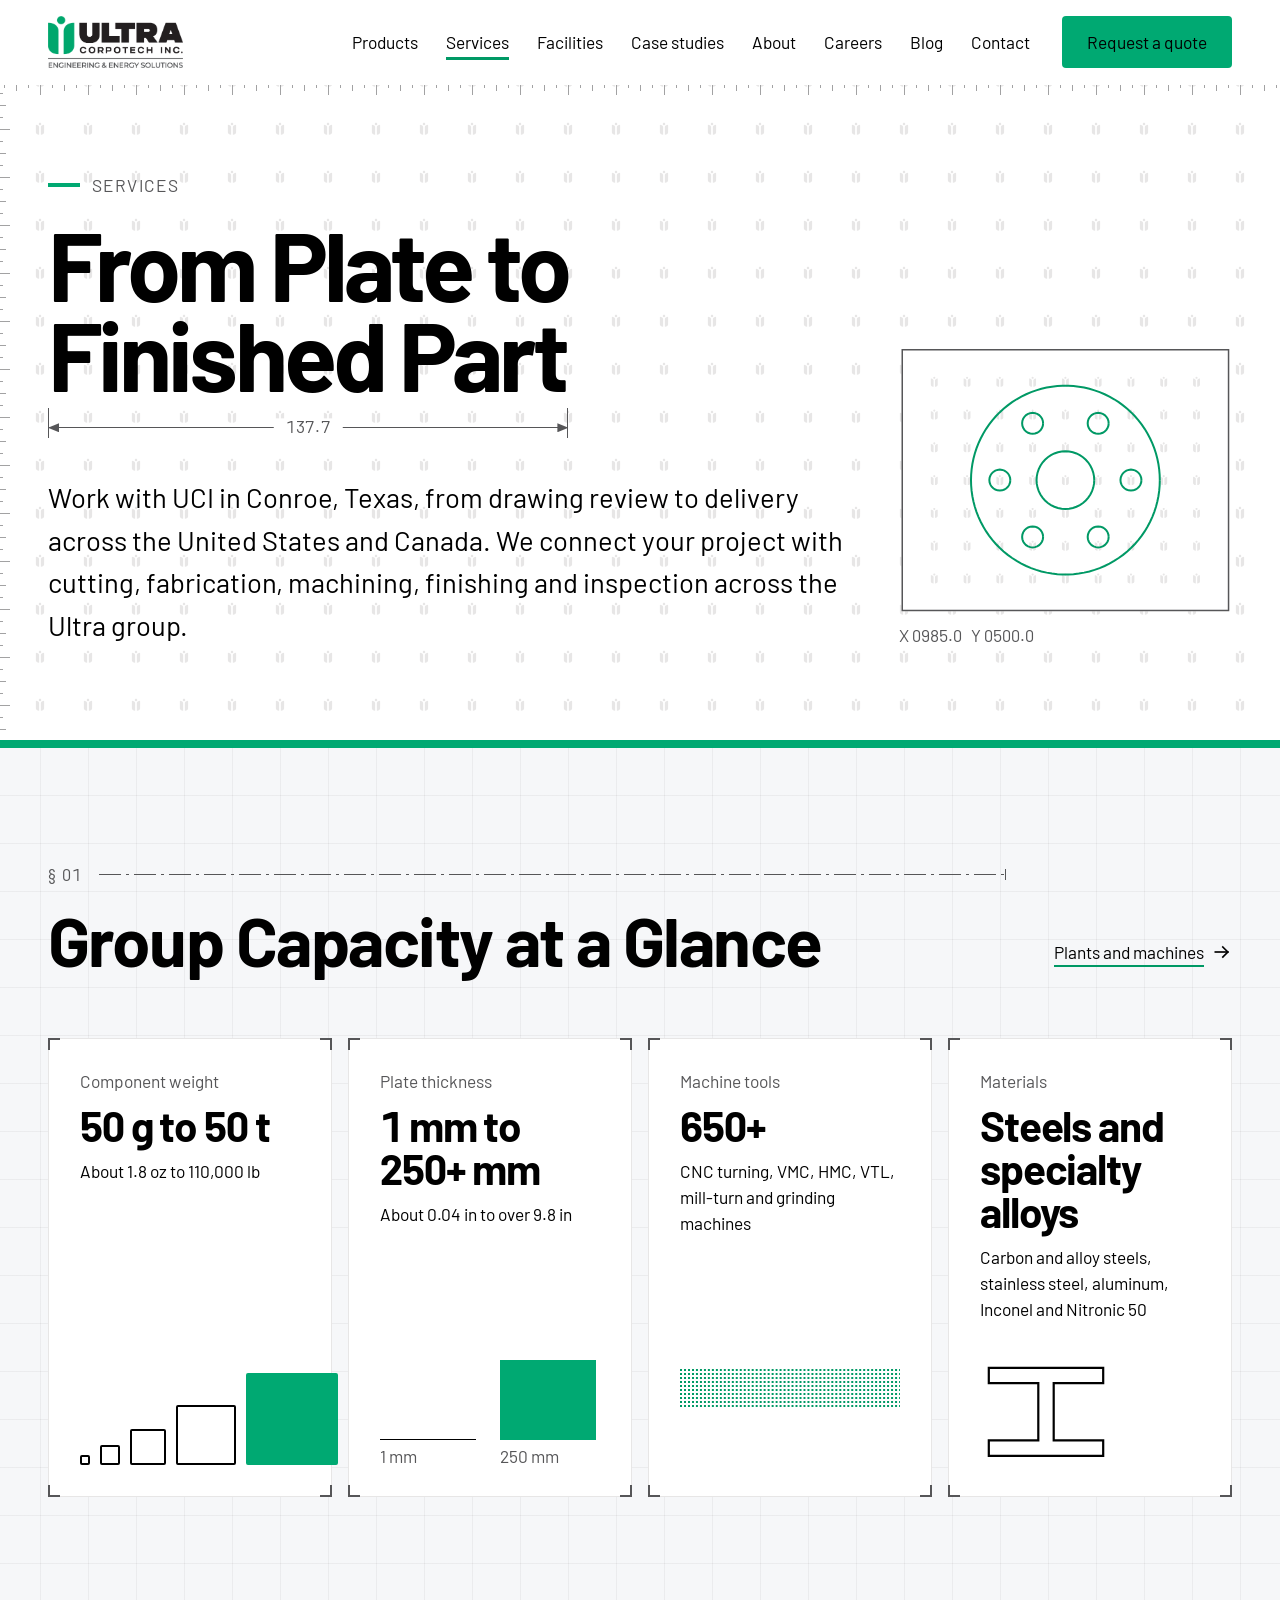
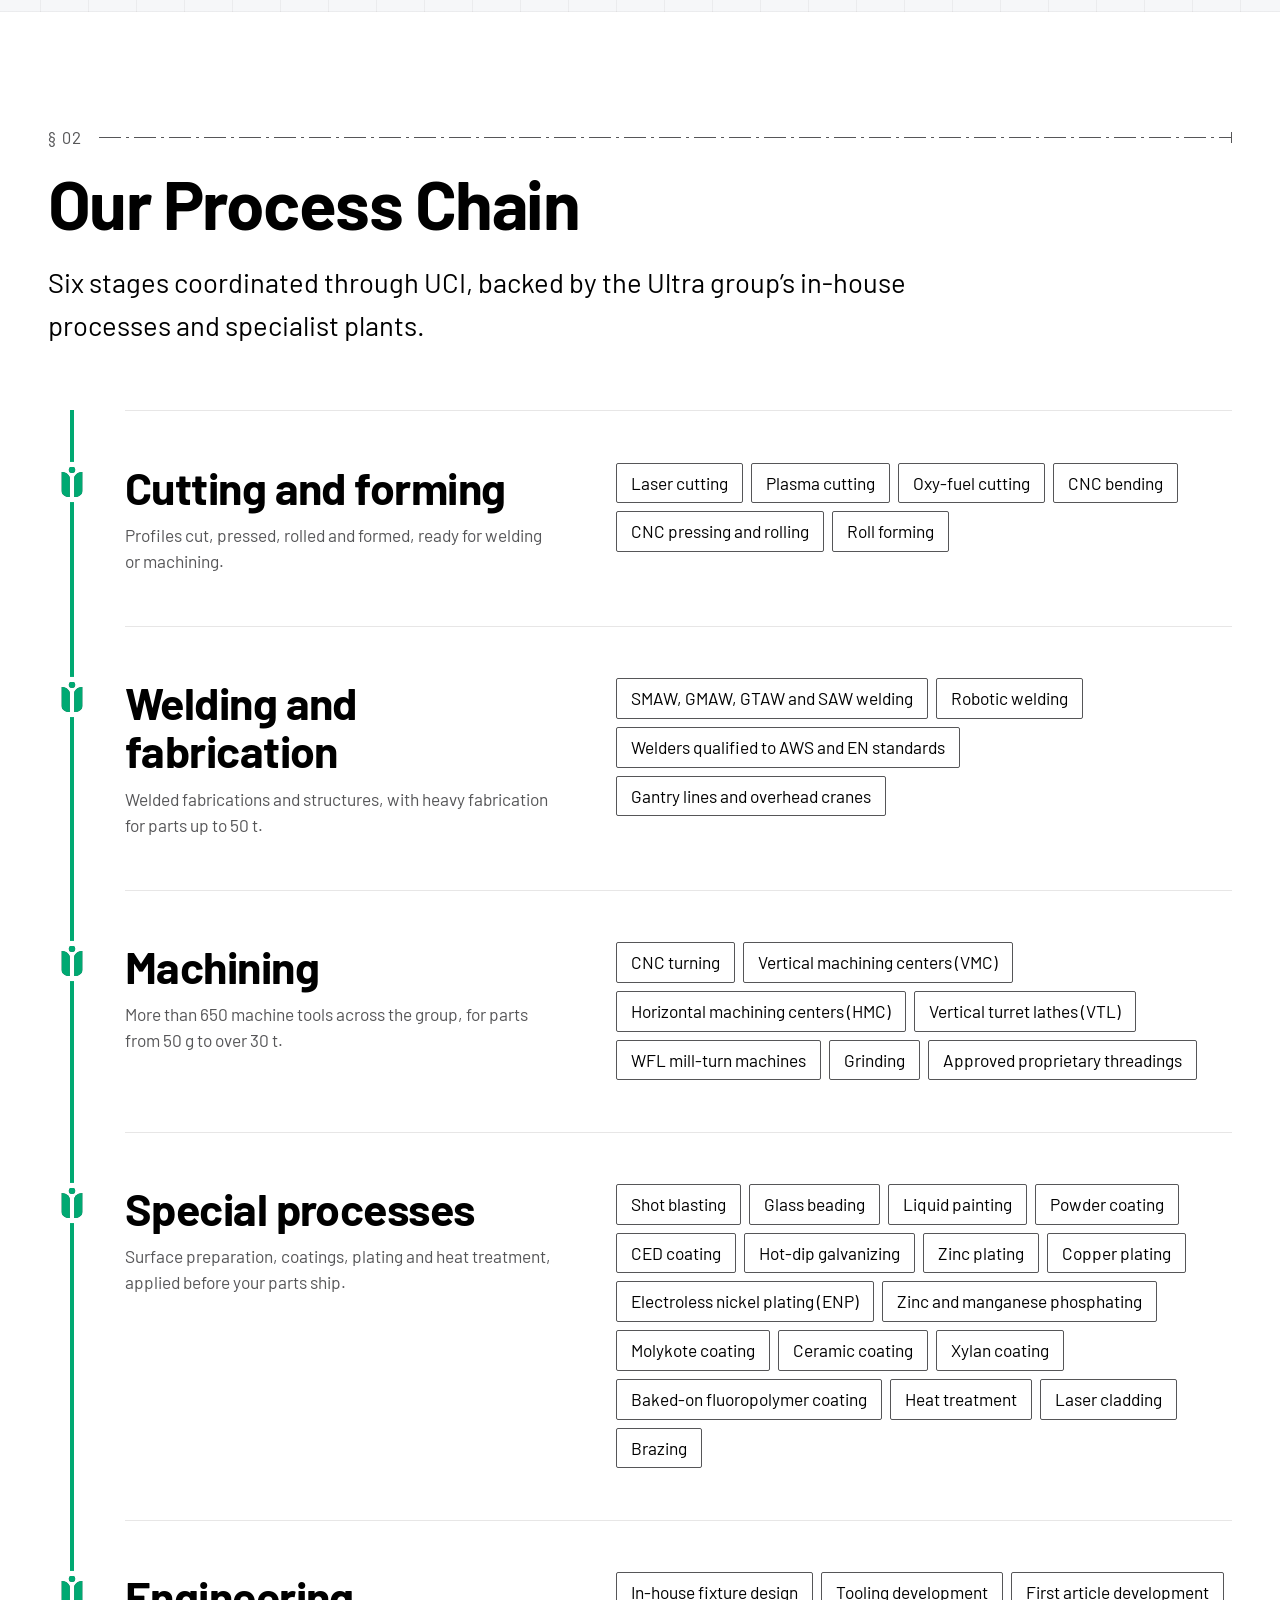
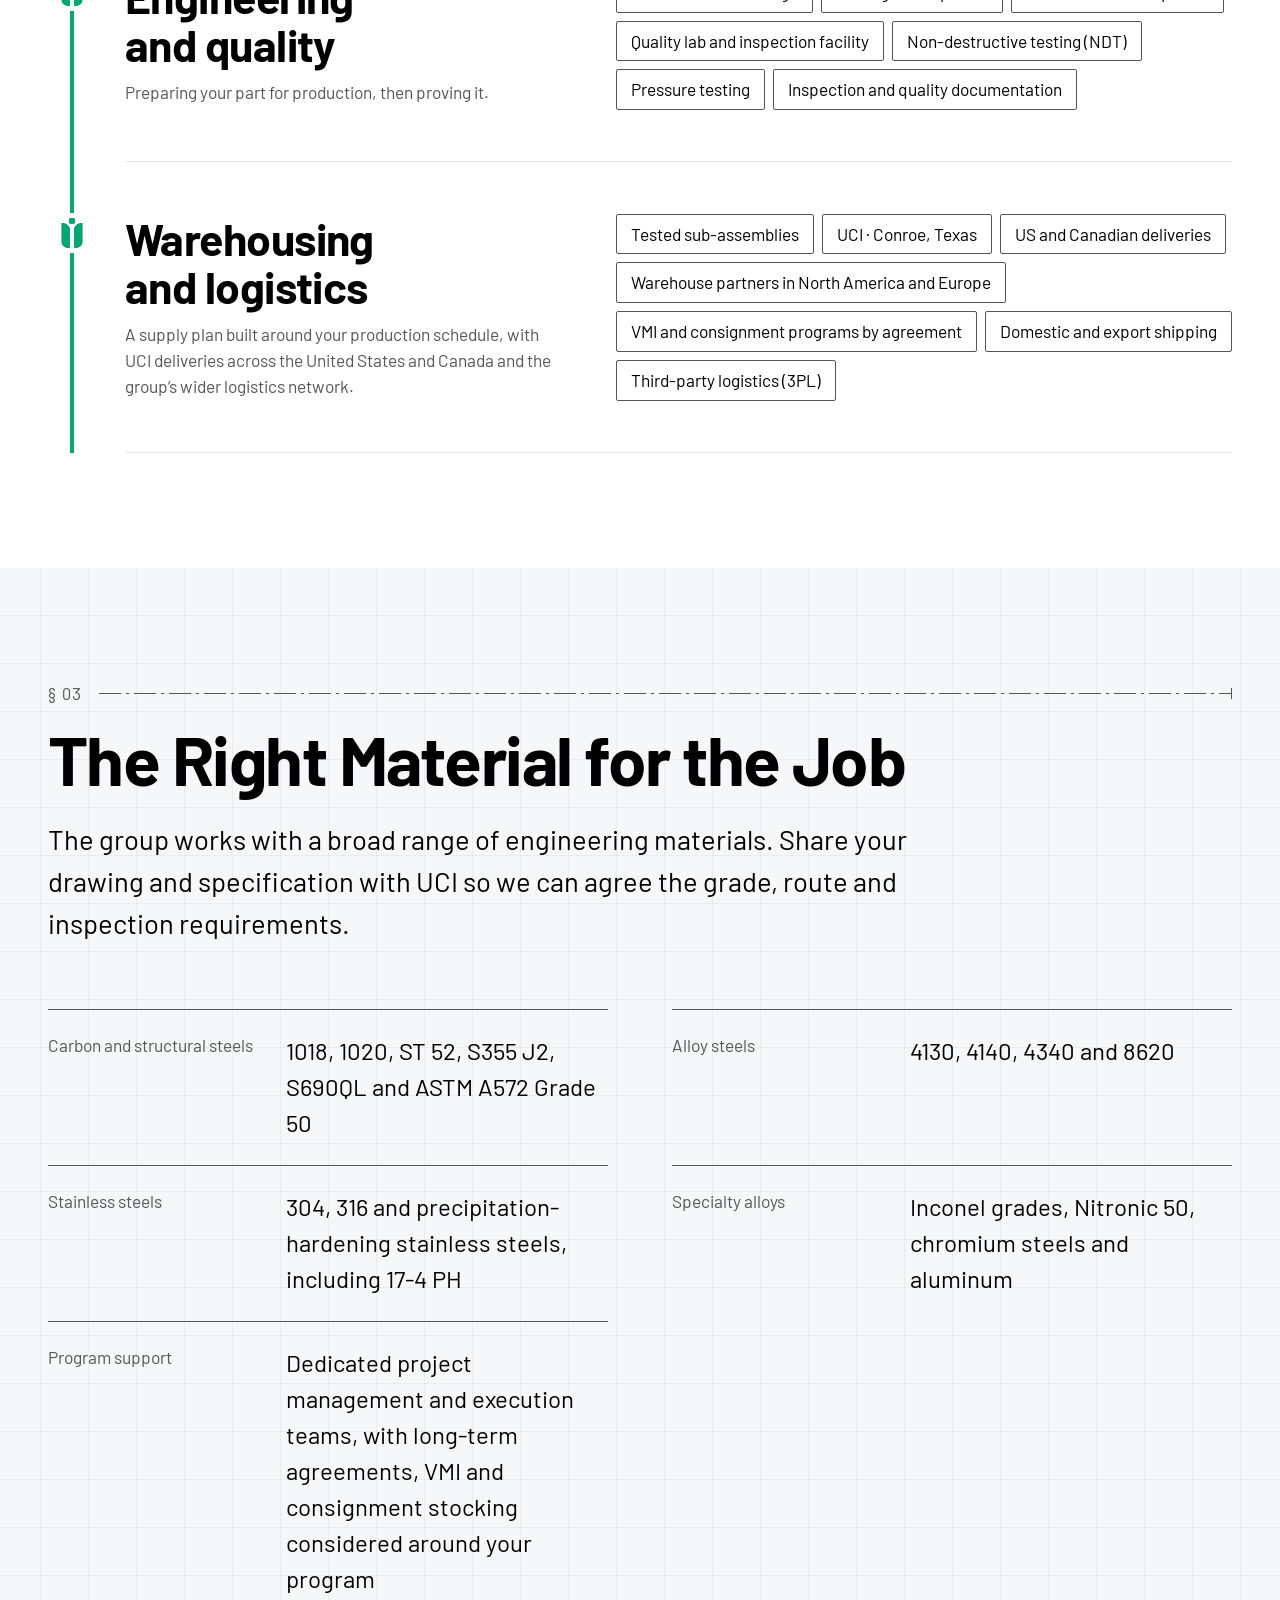
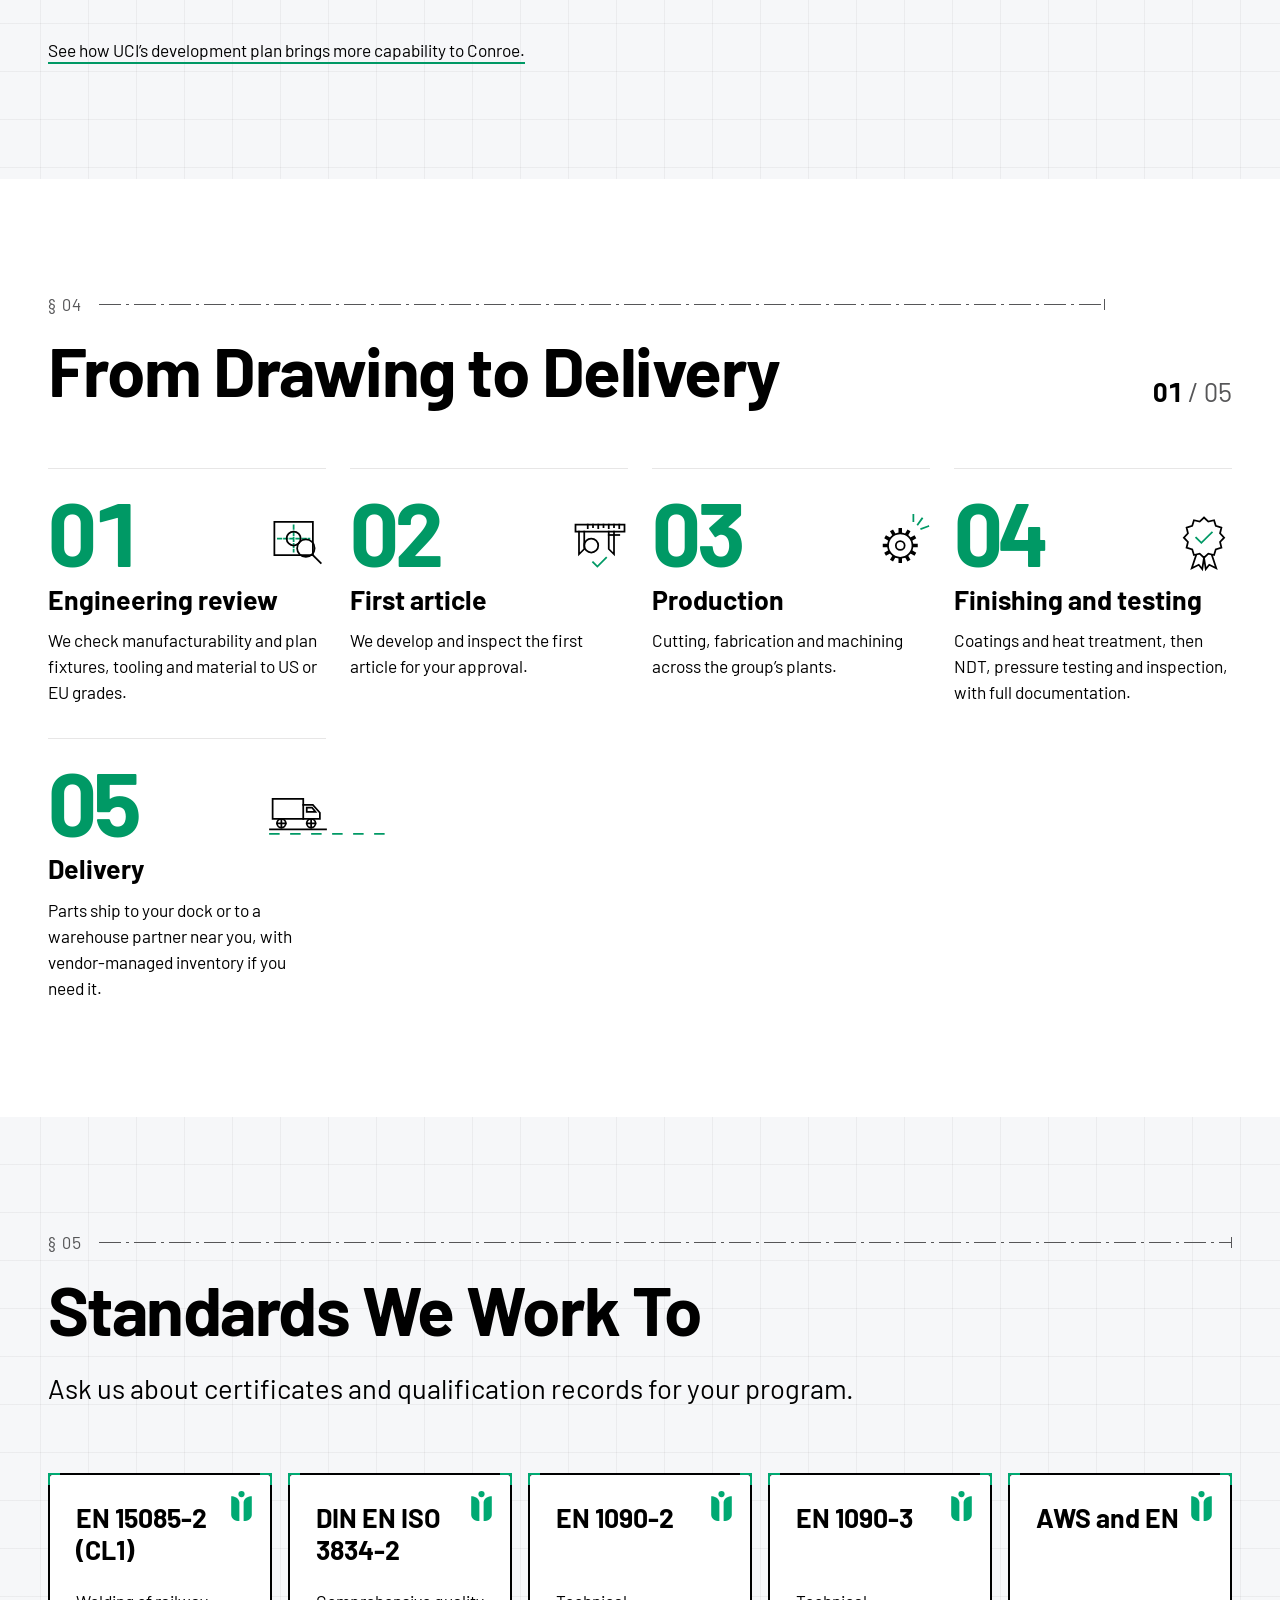
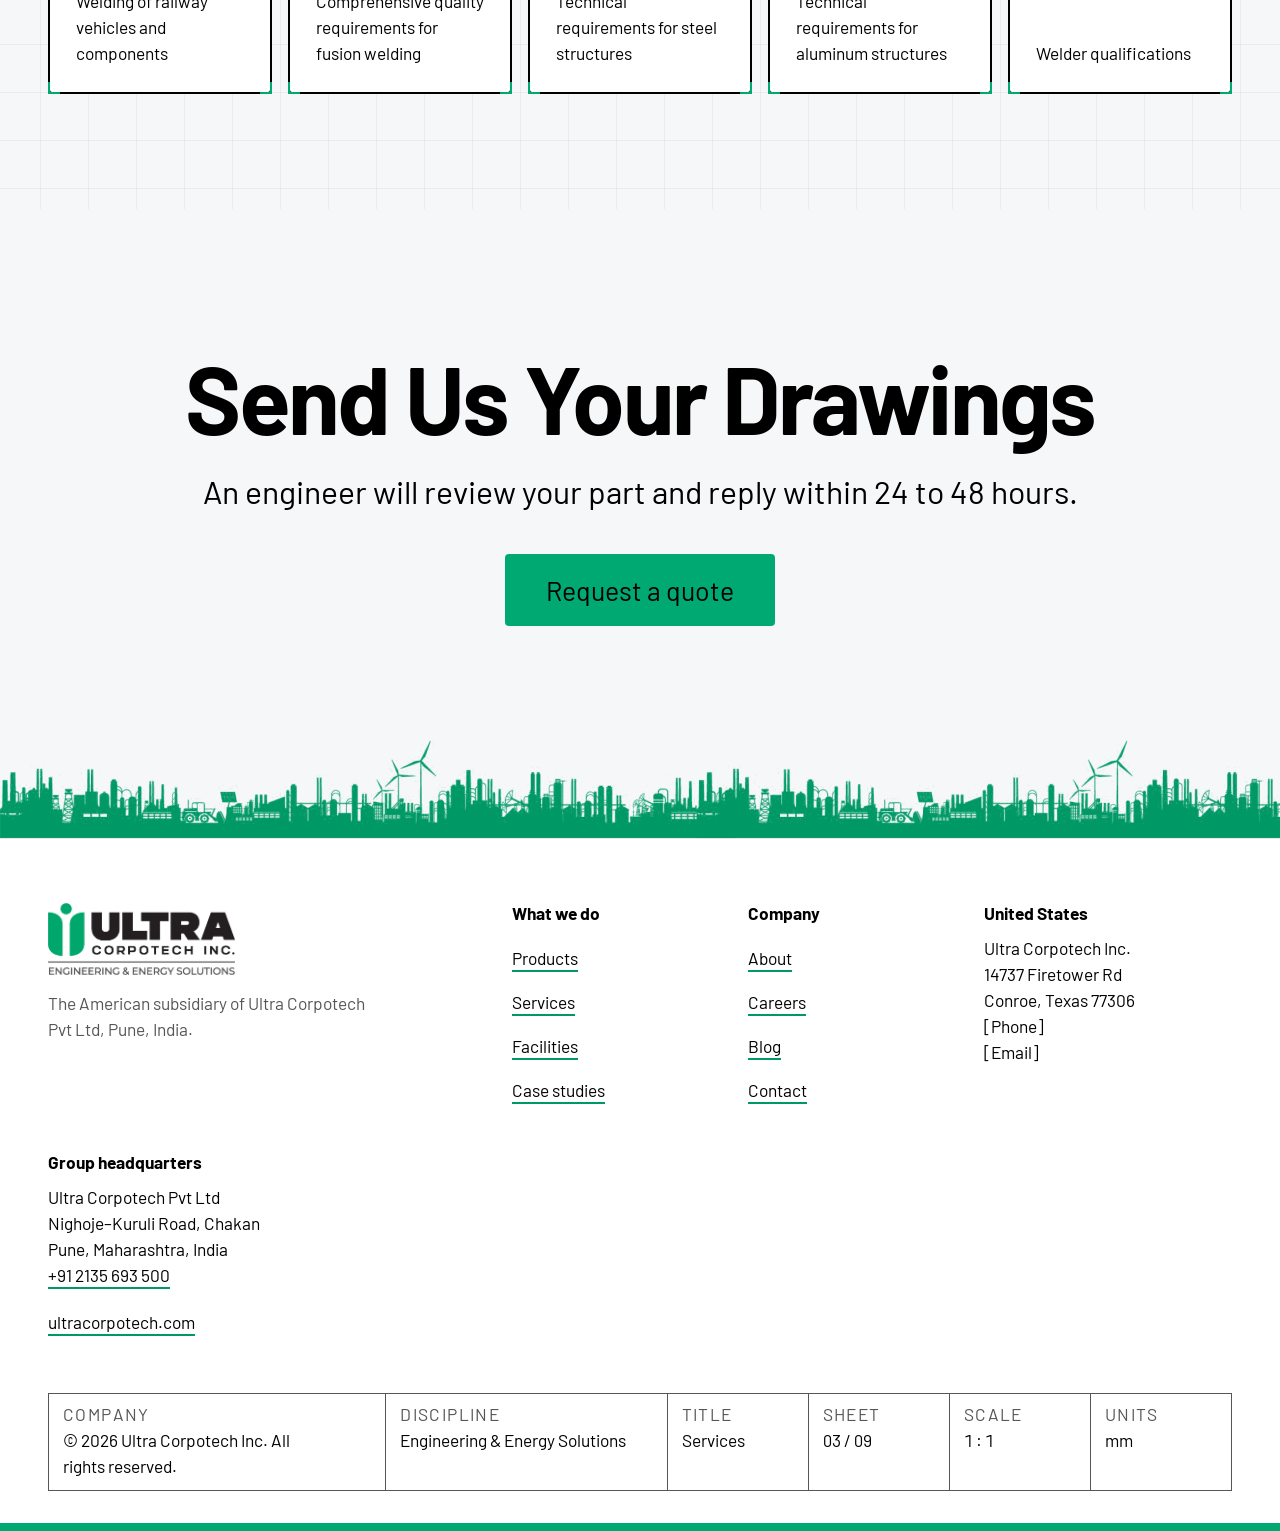
<file: services.html>
<!doctype html>
<html lang="en">
<head>
<meta charset="utf-8">
<meta name="viewport" content="width=device-width, initial-scale=1, viewport-fit=cover">
<title>Services | Ultra Corpotech Inc.</title>
<meta name="description" content="Cutting, fabrication, machining, special processes, inspection, warehousing and logistics: the Ultra Corpotech group’s complete process chain, from plate to finished part.">
<meta name="theme-color" content="#00a972">
<link rel="icon" type="image/png" href="assets/img/mark.png">
<link rel="preload" href="assets/fonts/barlow-700-latin.woff2" as="font" type="font/woff2" crossorigin>
<link rel="preload" href="assets/fonts/barlow-400-latin.woff2" as="font" type="font/woff2" crossorigin>
<link rel="stylesheet" href="assets/css/site.css">
<script>
  /* Motion bootstrap: runs before first paint, so the intro and the page curtain can cover the page.
     Motion is skipped when the visitor prefers reduced motion or an automated browser is capturing the page. */
  (function (d, w) {
    var r = d.documentElement;
    r.classList.add('js');
    if (navigator.webdriver || (w.matchMedia && w.matchMedia('(prefers-reduced-motion: reduce)').matches)) return;
    r.classList.add('motion');
    try {
      var c = w.sessionStorage.getItem('uci:curtain');
      if (c) {
        r.classList.add('is-entering');
        r.style.setProperty('--curtain-label', JSON.stringify(c));
      } else if (!w.sessionStorage.getItem('uci:intro')) {
        r.classList.add('is-intro');
      }
    } catch (e) {}
    w.setTimeout(function () {
      if (!w.UCI) r.classList.remove('motion', 'is-intro', 'is-entering');
    }, 4000);
  })(document, window);
</script>
<script src="assets/js/site.js" defer></script>
</head>
<body>
<a class="skip" href="#main">Skip to content</a>
<div class="intro" aria-hidden="true"><div class="intro-grid"></div><div class="intro-logo"><img class="brand-lockup" src="assets/img/lockup-large.png" alt="" width="1551" height="597"><img class="brand-mark" src="assets/img/mark-large.png" alt="" width="431" height="579"></div><div class="intro-bar"></div></div>
<div class="curtain" aria-hidden="true"><span class="curtain-label"></span></div>

<header class="site-header">
  <div class="wrap header-row">
    <a class="brand" href="index.html" aria-label="Ultra Corpotech Inc. home"><img class="brand-lockup" src="assets/img/lockup-large.png" alt="" width="1551" height="597"><img class="brand-mark" src="assets/img/mark-large.png" alt="" width="431" height="579"></a>
    <nav class="nav" aria-label="Main">
      <ul class="nav-list">
        <li><a class="nav-link" href="products.html">Products</a></li>
        <li><a class="nav-link" href="services.html" aria-current="page">Services</a></li>
        <li><a class="nav-link" href="facilities.html">Facilities</a></li>
        <li><a class="nav-link" href="case-studies.html">Case studies</a></li>
        <li><a class="nav-link" href="about.html">About</a></li>
        <li><a class="nav-link" href="careers.html">Careers</a></li>
        <li><a class="nav-link" href="blog.html">Blog</a></li>
        <li><a class="nav-link" href="contact.html">Contact</a></li>
      </ul>
      <span class="nav-indicator" aria-hidden="true"></span>
    </nav>
    <a class="btn btn-primary header-cta" href="contact.html" data-magnetic>Request a quote</a>
    <button class="menu-toggle" type="button" aria-expanded="false" aria-controls="menu"><span class="menu-toggle-label">Menu</span><span class="menu-toggle-icon" aria-hidden="true"><i></i><i></i></span></button>
  </div>
</header>

<div class="menu" id="menu">
  <div class="wrap">
    <nav aria-label="Menu">
      <ul class="menu-list">
        <li><a class="menu-link" href="index.html" style="--i: 0"><span>Home</span></a></li>
        <li><a class="menu-link" href="products.html" style="--i: 1"><span>Products</span></a></li>
        <li><a class="menu-link" href="services.html" aria-current="page" style="--i: 2"><span>Services</span></a></li>
        <li><a class="menu-link" href="facilities.html" style="--i: 3"><span>Facilities</span></a></li>
        <li><a class="menu-link" href="case-studies.html" style="--i: 4"><span>Case studies</span></a></li>
        <li><a class="menu-link" href="about.html" style="--i: 5"><span>About</span></a></li>
        <li><a class="menu-link" href="careers.html" style="--i: 6"><span>Careers</span></a></li>
        <li><a class="menu-link" href="blog.html" style="--i: 7"><span>Blog</span></a></li>
        <li><a class="menu-link" href="contact.html" style="--i: 8"><span>Contact</span></a></li>
      </ul>
    </nav>
  </div>
  <div class="wrap menu-foot">
    <a class="btn btn-primary btn-lg" href="contact.html">Request a quote</a>
    <span>Engineering &amp; Energy Solutions</span>
  </div>
</div>

<main id="main">
  <section class="page-hero" aria-labelledby="page-title" data-hero>
    <canvas class="mark-field" data-mark-field aria-hidden="true"></canvas>
    <div class="wrap page-hero-inner">
      <div>
        <p class="eyebrow" data-reveal><span class="eyebrow-bar" aria-hidden="true"></span><span data-scramble>Services</span></p>
        <h1 id="page-title" class="page-title is-long" data-split style="--delay: 120ms">From Plate to Finished Part</h1>
        <p class="lead" data-reveal style="--delay: 520ms">Work with UCI in Conroe, Texas, from drawing review to delivery across the United States and Canada. We connect your project with cutting, fabrication, machining, finishing and inspection across the Ultra group.</p>
      </div>
      <div class="page-hero-art" aria-hidden="true" data-reveal="fade" style="--delay: 300ms">
        <canvas data-laser></canvas>
        <p class="laser-readout" data-laser-readout>X 0000.0   Y 0000.0</p>
      </div>
    </div>
    <div class="hero-rule" aria-hidden="true"></div>
  </section>

  <section class="band band-muted" aria-labelledby="capacity-title">
    <div class="wrap">
      <div class="section-head">
        <h2 id="capacity-title" class="h2" data-split>Group Capacity at a Glance</h2>
        <a class="link-arrow" href="facilities.html">Plants and machines<svg aria-hidden="true" focusable="false" viewBox="0 0 24 24" fill="none" stroke="currentColor" stroke-width="2" stroke-linecap="square"><path d="M4 12h15"/><path d="M13 6l6 6-6 6"/></svg></a>
      </div>
      <ul class="cap-grid" data-stagger>
        <li>
          <div class="cap" data-in>
            <span class="cap-label">Component weight</span>
            <span class="cap-value">50 g to 50 t</span>
            <span class="cap-note">About 1.8 oz to 110,000 lb</span>
            <div class="cap-viz" aria-hidden="true"><div class="viz-weights"><i style="--i: 0"></i><i style="--i: 1"></i><i style="--i: 2"></i><i style="--i: 3"></i><i style="--i: 4"></i></div></div>
          </div>
        </li>
        <li>
          <div class="cap" data-in>
            <span class="cap-label">Plate thickness</span>
            <span class="cap-value">1 mm to 250+ mm</span>
            <span class="cap-note">About 0.04 in to over 9.8 in</span>
            <div class="cap-viz" aria-hidden="true"><div class="viz-plates"><div class="viz-plate thin"><b></b><span>1 mm</span></div><div class="viz-plate thick"><b></b><span>250 mm</span></div></div></div>
          </div>
        </li>
        <li>
          <div class="cap" data-in>
            <span class="cap-label">Machine tools</span>
            <span class="cap-value" data-odometer="650+">650+</span>
            <span class="cap-note">CNC turning, VMC, HMC, VTL, mill-turn and grinding machines</span>
            <div class="cap-viz viz-dots" aria-hidden="true"><canvas data-dots="650"></canvas></div>
          </div>
        </li>
        <li>
          <div class="cap" data-in>
            <span class="cap-label">Materials</span>
            <span class="cap-value">Steels and specialty alloys</span>
            <span class="cap-note">Carbon and alloy steels, stainless steel, aluminum, Inconel and Nitronic 50</span>
            <div class="cap-viz" aria-hidden="true"><span class="viz-beam" data-art="beam"></span></div>
          </div>
        </li>
      </ul>
    </div>
  </section>

  <section class="band" aria-labelledby="chain-title">
    <div class="wrap">
      <div class="section-head">
        <div>
          <h2 id="chain-title" class="h2" data-split>Our Process Chain</h2>
          <p class="lead" data-reveal>Six stages coordinated through UCI, backed by the Ultra group’s in-house processes and specialist plants.</p>
        </div>
      </div>
      <div class="chain" data-chain>
        <span class="chain-progress" aria-hidden="true"></span>
        <ul class="chain-list">
          <li class="chain-stage" id="cutting-and-forming">
            <span class="chain-node" aria-hidden="true"></span>
            <div>
              <h3 data-split>Cutting and forming</h3>
              <p class="chain-lede">Profiles cut, pressed, rolled and formed, ready for welding or machining.</p>
            </div>
            <ul class="tags" data-stagger>
              <li class="tag">Laser cutting</li>
              <li class="tag">Plasma cutting</li>
              <li class="tag">Oxy-fuel cutting</li>
              <li class="tag">CNC bending</li>
              <li class="tag">CNC pressing and rolling</li>
              <li class="tag">Roll forming</li>
            </ul>
          </li>
          <li class="chain-stage" id="fabrication">
            <span class="chain-node" aria-hidden="true"></span>
            <div>
              <h3 data-split>Welding and fabrication</h3>
              <p class="chain-lede">Welded fabrications and structures, with heavy fabrication for parts up to 50 t.</p>
            </div>
            <ul class="tags" data-stagger>
              <li class="tag">SMAW, GMAW, GTAW and SAW welding</li>
              <li class="tag">Robotic welding</li>
              <li class="tag">Welders qualified to AWS and EN standards</li>
              <li class="tag">Gantry lines and overhead cranes</li>
            </ul>
          </li>
          <li class="chain-stage" id="machining">
            <span class="chain-node" aria-hidden="true"></span>
            <div>
              <h3 data-split>Machining</h3>
              <p class="chain-lede">More than 650 machine tools across the group, for parts from 50 g to over 30 t.</p>
            </div>
            <ul class="tags" data-stagger>
              <li class="tag">CNC turning</li>
              <li class="tag">Vertical machining centers (VMC)</li>
              <li class="tag">Horizontal machining centers (HMC)</li>
              <li class="tag">Vertical turret lathes (VTL)</li>
              <li class="tag">WFL mill-turn machines</li>
              <li class="tag">Grinding</li>
              <li class="tag">Approved proprietary threadings</li>
            </ul>
          </li>
          <li class="chain-stage" id="special-processes">
            <span class="chain-node" aria-hidden="true"></span>
            <div>
              <h3 data-split>Special processes</h3>
              <p class="chain-lede">Surface preparation, coatings, plating and heat treatment, applied before your parts ship.</p>
            </div>
            <ul class="tags" data-stagger>
              <li class="tag">Shot blasting</li>
              <li class="tag">Glass beading</li>
              <li class="tag">Liquid painting</li>
              <li class="tag">Powder coating</li>
              <li class="tag">CED coating</li>
              <li class="tag">Hot-dip galvanizing</li>
              <li class="tag">Zinc plating</li>
              <li class="tag">Copper plating</li>
              <li class="tag">Electroless nickel plating (ENP)</li>
              <li class="tag">Zinc and manganese phosphating</li>
              <li class="tag">Molykote coating</li>
              <li class="tag">Ceramic coating</li>
              <li class="tag">Xylan coating</li>
              <li class="tag">Baked-on fluoropolymer coating</li>
              <li class="tag">Heat treatment</li>
              <li class="tag">Laser cladding</li>
              <li class="tag">Brazing</li>
            </ul>
          </li>
          <li class="chain-stage" id="engineering-and-quality">
            <span class="chain-node" aria-hidden="true"></span>
            <div>
              <h3 data-split>Engineering and quality</h3>
              <p class="chain-lede">Preparing your part for production, then proving it.</p>
            </div>
            <ul class="tags" data-stagger>
              <li class="tag">In-house fixture design</li>
              <li class="tag">Tooling development</li>
              <li class="tag">First article development</li>
              <li class="tag">Quality lab and inspection facility</li>
              <li class="tag">Non-destructive testing (NDT)</li>
              <li class="tag">Pressure testing</li>
              <li class="tag">Inspection and quality documentation</li>
            </ul>
          </li>
          <li class="chain-stage" id="warehousing-and-logistics">
            <span class="chain-node" aria-hidden="true"></span>
            <div>
              <h3 data-split>Warehousing and logistics</h3>
              <p class="chain-lede">A supply plan built around your production schedule, with UCI deliveries across the United States and Canada and the group’s wider logistics network.</p>
            </div>
            <ul class="tags" data-stagger>
              <li class="tag">Tested sub-assemblies</li>
              <li class="tag">UCI · Conroe, Texas</li>
              <li class="tag">US and Canadian deliveries</li>
              <li class="tag">Warehouse partners in North America and Europe</li>
              <li class="tag">VMI and consignment programs by agreement</li>
              <li class="tag">Domestic and export shipping</li>
              <li class="tag">Third-party logistics (3PL)</li>
            </ul>
          </li>
        </ul>
      </div>
    </div>
  </section>

  <section class="band band-muted" aria-labelledby="materials-title">
    <div class="wrap">
      <div class="section-head">
        <div>
          <h2 id="materials-title" class="h2" data-split>The Right Material for the Job</h2>
          <p class="lead" data-reveal>The group works with a broad range of engineering materials. Share your drawing and specification with UCI so we can agree the grade, route and inspection requirements.</p>
        </div>
      </div>
      <dl class="glance" data-in>
        <div class="glance-row"><dt>Carbon and structural steels</dt><dd>1018, 1020, ST 52, S355 J2, S690QL and ASTM A572 Grade 50</dd></div>
        <div class="glance-row"><dt>Alloy steels</dt><dd>4130, 4140, 4340 and 8620</dd></div>
        <div class="glance-row"><dt>Stainless steels</dt><dd>304, 316 and precipitation-hardening stainless steels, including 17-4 PH</dd></div>
        <div class="glance-row"><dt>Specialty alloys</dt><dd>Inconel grades, Nitronic 50, chromium steels and aluminum</dd></div>
        <div class="glance-row"><dt>Program support</dt><dd>Dedicated project management and execution teams, with long-term agreements, VMI and consignment stocking considered around your program</dd></div>
      </dl>
      <p class="map-note"><a class="link" href="facilities.html#uci-development">See how UCI’s development plan brings more capability to Conroe.</a></p>
    </div>
  </section>

  <section class="process" aria-labelledby="process-title" data-hscroll>
    <div class="process-pin">
      <div class="wrap section-head process-head">
        <h2 id="process-title" class="h2" data-split>From Drawing to Delivery</h2>
        <p class="process-count" aria-hidden="true"><b data-step-current>01</b> / 05</p>
      </div>
      <div class="wrap process-viewport">
        <ol class="process-track" data-stagger>
          <li class="step">
            <div class="step-top"><span class="step-num" aria-hidden="true">01</span><span data-icon="review" aria-hidden="true"></span></div>
            <h3>Engineering review</h3>
            <p>We check manufacturability and plan fixtures, tooling and material to US or EU grades.</p>
          </li>
          <li class="step">
            <div class="step-top"><span class="step-num" aria-hidden="true">02</span><span data-icon="article" aria-hidden="true"></span></div>
            <h3>First article</h3>
            <p>We develop and inspect the first article for your approval.</p>
          </li>
          <li class="step">
            <div class="step-top"><span class="step-num" aria-hidden="true">03</span><span data-icon="production" aria-hidden="true"></span></div>
            <h3>Production</h3>
            <p>Cutting, fabrication and machining across the group’s plants.</p>
          </li>
          <li class="step">
            <div class="step-top"><span class="step-num" aria-hidden="true">04</span><span data-icon="quality" aria-hidden="true"></span></div>
            <h3>Finishing and testing</h3>
            <p>Coatings and heat treatment, then NDT, pressure testing and inspection, with full documentation.</p>
          </li>
          <li class="step">
            <div class="step-top"><span class="step-num" aria-hidden="true">05</span><span data-icon="delivery" aria-hidden="true"></span></div>
            <h3>Delivery</h3>
            <p>Parts ship to your dock or to a warehouse partner near you, with vendor-managed inventory if you need it.</p>
          </li>
        </ol>
      </div>
      <div class="wrap process-rail" aria-hidden="true">
        <div class="rail"><div class="rail-fill"></div><div class="rail-truck" data-icon="truck"></div></div>
      </div>
    </div>
  </section>

  <section class="band band-muted" aria-labelledby="standards-title">
    <div class="wrap">
      <div class="section-head">
        <div>
          <h2 id="standards-title" class="h2" data-split>Standards We Work To</h2>
          <p class="lead" data-reveal>Ask us about certificates and qualification records for your program.</p>
        </div>
      </div>
      <ul class="std-grid" data-in>
        <li><div class="std" data-tilt><span class="std-seal" aria-hidden="true"></span><span class="std-code">EN 15085-2 (CL1)</span><span class="std-desc">Welding of railway vehicles and components</span></div></li>
        <li><div class="std" data-tilt><span class="std-seal" aria-hidden="true"></span><span class="std-code">DIN EN ISO 3834-2</span><span class="std-desc">Comprehensive quality requirements for fusion welding</span></div></li>
        <li><div class="std" data-tilt><span class="std-seal" aria-hidden="true"></span><span class="std-code">EN 1090-2</span><span class="std-desc">Technical requirements for steel structures</span></div></li>
        <li><div class="std" data-tilt><span class="std-seal" aria-hidden="true"></span><span class="std-code">EN 1090-3</span><span class="std-desc">Technical requirements for aluminum structures</span></div></li>
        <li><div class="std" data-tilt><span class="std-seal" aria-hidden="true"></span><span class="std-code">AWS and EN</span><span class="std-desc">Welder qualifications</span></div></li>
      </ul>
    </div>
  </section>

  <section class="cta" aria-labelledby="cta-title" data-scrub="enter" data-span="0.85">
    <div class="wrap cta-inner">
      <h2 id="cta-title" class="cta-title" data-split>Send Us Your Drawings</h2>
      <p class="cta-line" data-reveal>An engineer will review your part and reply within 24 to 48 hours.</p>
      <div data-reveal style="--delay: 150ms"><a class="btn btn-primary btn-xl" href="contact.html" data-magnetic>Request a quote</a></div>
    </div>
  </section>
</main>

<footer class="site-footer">
  <div class="wrap footer-grid">
    <div class="footer-brand">
      <a class="brand" href="index.html" aria-label="Ultra Corpotech Inc. home"><img class="brand-lockup" src="assets/img/lockup-large.png" alt="" width="1551" height="597" loading="lazy"><img class="brand-mark" src="assets/img/mark-large.png" alt="" width="431" height="579" loading="lazy"></a>
      <p>The American subsidiary of Ultra Corpotech Pvt Ltd, Pune, India.</p>
    </div>
    <nav class="footer-col is-links" aria-label="What we do">
      <h2>What we do</h2>
      <ul class="footer-links">
        <li><a class="link" href="products.html">Products</a></li>
        <li><a class="link" href="services.html">Services</a></li>
        <li><a class="link" href="facilities.html">Facilities</a></li>
        <li><a class="link" href="case-studies.html">Case studies</a></li>
      </ul>
    </nav>
    <nav class="footer-col is-links" aria-label="Company">
      <h2>Company</h2>
      <ul class="footer-links">
        <li><a class="link" href="about.html">About</a></li>
        <li><a class="link" href="careers.html">Careers</a></li>
        <li><a class="link" href="blog.html">Blog</a></li>
        <li><a class="link" href="contact.html">Contact</a></li>
      </ul>
    </nav>
    <div class="footer-col">
      <h2>United States</h2>
      <address>Ultra Corpotech Inc.<br>14737 Firetower Rd<br>Conroe, Texas 77306<br>[Phone]<br>[Email]</address>
    </div>
    <div class="footer-col">
      <h2>Group headquarters</h2>
      <address>Ultra Corpotech Pvt Ltd<br>Nighoje–Kuruli Road, Chakan<br>Pune, Maharashtra, India<br><a class="link" href="tel:+912135693500">+91 2135 693 500</a></address>
      <a class="link" href="https://ultracorpotech.com/">ultracorpotech.com</a>
    </div>
  </div>
  <div class="wrap">
    <div class="footer-base">
      <p>© 2026 Ultra Corpotech Inc. All rights reserved.</p>
      <p>Engineering &amp; Energy Solutions</p>
    </div>
  </div>
  <div class="foot-bar" aria-hidden="true"></div>
</footer>
</body>
</html>
</file>
<file: assets/css/site.css>
/* =============================================================================
   Ultra Corpotech Inc. — site.css
   Built on the Ultra Corpotech design system: brand green #00a972 as the accent
   on white, Bahnschrift (Barlow on the web) in Regular and Bold only, square
   full-bleed photography, no drop shadows, and the 8px green foot bar.
   Motion follows the brand's slide transition, a slow upward push, and turns
   the cover's grid (set with the Ultra "U" monogram) and the foot bar into
   live, interactive structure. Drawing furniture (rulers, dimension lines,
   centre lines, corner brackets, a title block) gives the pages the look of an
   engineering drawing.
   ============================================================================= */

/* 0. Fonts: Barlow, the web stand-in for Bahnschrift ------------------------ */
@font-face {
  font-family: "Barlow";
  font-style: normal;
  font-weight: 400;
  font-display: swap;
  src: url("../fonts/barlow-400-latin-ext.woff2") format("woff2");
  unicode-range: U+0100-02BA, U+02BD-02C5, U+02C7-02CC, U+02CE-02D7, U+02DD-02FF, U+0304, U+0308, U+0329, U+1D00-1DBF, U+1E00-1E9F, U+1EF2-1EFF, U+2020, U+20A0-20AB, U+20AD-20C4, U+2113, U+2C60-2C7F, U+A720-A7FF;
}
@font-face {
  font-family: "Barlow";
  font-style: normal;
  font-weight: 400;
  font-display: swap;
  src: url("../fonts/barlow-400-latin.woff2") format("woff2");
  unicode-range: U+0000-00FF, U+0131, U+0152-0153, U+02BB-02BC, U+02C6, U+02DA, U+02DC, U+0304, U+0308, U+0329, U+2000-206F, U+20AC, U+2122, U+2191, U+2193, U+2212, U+2215, U+FEFF, U+FFFD;
}
@font-face {
  font-family: "Barlow";
  font-style: normal;
  font-weight: 700;
  font-display: swap;
  src: url("../fonts/barlow-700-latin-ext.woff2") format("woff2");
  unicode-range: U+0100-02BA, U+02BD-02C5, U+02C7-02CC, U+02CE-02D7, U+02DD-02FF, U+0304, U+0308, U+0329, U+1D00-1DBF, U+1E00-1E9F, U+1EF2-1EFF, U+2020, U+20A0-20AB, U+20AD-20C4, U+2113, U+2C60-2C7F, U+A720-A7FF;
}
@font-face {
  font-family: "Barlow";
  font-style: normal;
  font-weight: 700;
  font-display: swap;
  src: url("../fonts/barlow-700-latin.woff2") format("woff2");
  unicode-range: U+0000-00FF, U+0131, U+0152-0153, U+02BB-02BC, U+02C6, U+02DA, U+02DC, U+0304, U+0308, U+0329, U+2000-206F, U+20AC, U+2122, U+2191, U+2193, U+2212, U+2215, U+FEFF, U+FFFD;
}

/* 1. Tokens ------------------------------------------------------------------ */
/* Layout: one 1280px engineered column; full-width bands stacked like the
   template's horizontal strips; the 8px green foot bar closes the page and
   doubles as the scroll gauge. */
:root {
  /* Brand constants: identical in both themes */
  --green: #00a972;
  --green-deep: #009965;
  --charcoal: #373435;
  --slate: #565658;
  --mist: #f6f7f9;
  --on-green: #000000;

  /* Type: one family, Regular 400 and Bold 700; 13 pt (17.33px) is the floor */
  --font-sans: Bahnschrift, "Barlow", "Segoe UI", Arial, sans-serif;
  --fs-fine: 17.33px;
  --fs-body: clamp(19px, 0.62vw + 16.6px, 24px);
  --fs-lead: clamp(21px, 0.85vw + 16.5px, 30px);
  --fs-sub: clamp(22px, 0.58vw + 19.75px, 26.67px);
  --fs-h3: clamp(28px, 2.4vw + 14px, 48px);
  --fs-h2: clamp(40px, 5.4vw, 88px);
  --fs-display: clamp(44px, 7.4vw, 120px);
  --fs-mega: clamp(60px, 11.5vw, 184px);

  /* Space: the 4px scale */
  --space-1: 4px;
  --space-2: 8px;
  --space-3: 12px;
  --space-4: 16px;
  --space-6: 24px;
  --space-8: 32px;
  --space-12: 48px;
  --space-16: 64px;
  --gutter: clamp(16px, 4vw, 48px);
  --maxw: 1280px;
  --band-pad: clamp(72px, 9vw, 136px);
  --header-h: 84px;
  --bar: 8px;

  /* Radius: square by default; only interactive UI is rounded, slightly */
  --radius-sm: 2px;
  --radius-md: 4px;

  /* Motion: the slow upward push */
  --ease-push: cubic-bezier(0.16, 1, 0.3, 1);
  --ease-inout: cubic-bezier(0.76, 0, 0.24, 1);
  --ease-out: cubic-bezier(0.22, 1, 0.36, 1);

  /* The Ultra "U" monogram (two pillars and the dot), traced from mark-large.png,
     for masks: on its own, and as the cover's grid, 12px tall on a 48px pitch */
  --mark: url("data:image/svg+xml,%3Csvg xmlns='http://www.w3.org/2000/svg' viewBox='0 0 68.75 100'%3E%3Cpath d='M0 17.3C11 17.5 24.6 22.6 27.3 36.3V100C12.6 99.6 0.6 92.5 0.1 79.6ZM68.75 17.3C57.75 17.5 44.15 22.6 41.45 36.3V100C56.15 99.6 68.15 92.5 68.65 79.6ZM34.4 0A10.4 10.4 0 1 0 34.4 20.8A10.4 10.4 0 1 0 34.4 0Z'/%3E%3C/svg%3E");
  --mark-tile: url("data:image/svg+xml,%3Csvg xmlns='http://www.w3.org/2000/svg' width='48' height='48' viewBox='0 0 48 48'%3E%3Cpath transform='translate(19.875 18) scale(.12)' d='M0 17.3C11 17.5 24.6 22.6 27.3 36.3V100C12.6 99.6 0.6 92.5 0.1 79.6ZM68.75 17.3C57.75 17.5 44.15 22.6 41.45 36.3V100C56.15 99.6 68.15 92.5 68.65 79.6ZM34.4 0A10.4 10.4 0 1 0 34.4 20.8A10.4 10.4 0 1 0 34.4 0Z'/%3E%3C/svg%3E");
  --ratio-mark: 0.6875;
}

:root,
.theme-light {
  --surface: #ffffff;
  --surface-muted: #f6f7f9;
  --surface-raised: #ffffff;
  --line: #e7e6e6;
  --line-strong: #565658;
  --ink: #000000;
  --ink-muted: #565658;
  --link-underline: #009965;
  --focus: #009965;
  --draw: #009965;
  --band-dark: #373435;
  --band-dark-ink: #f6f7f9;
  --band-dark-muted: #b4b3b5;
  --success: #007a50;
  --success-soft: #e3f4ec;
  --danger: #9f1d17;
  --danger-soft: #fbeae8;
  --warning: #8a5a00;
  --warning-soft: #fcf1da;
  --ring-gap: #ffffff;
  --grid-ink: rgba(55, 52, 53, 0.055);
  --studio-hi: #ffffff;
  --studio-lo: #e6e8eb;
  --studio-grid: rgba(55, 52, 53, 0.2);
  --lockup-display: block;
  --mark-display: none;
  color-scheme: light;
}

@media (prefers-color-scheme: dark) {
  :root:not([data-theme="light"]) {
    --surface: #231f20;
    --surface-muted: #2d2a2b;
    --surface-raised: #373435;
    --line: #4c4d4f;
    --line-strong: #8c8b8d;
    --ink: #f6f7f9;
    --ink-muted: #b4b3b5;
    --link-underline: #00a972;
    --focus: #00a972;
    --draw: #00a972;
    --band-dark: #373435;
    --band-dark-ink: #f6f7f9;
    --band-dark-muted: #b4b3b5;
    --success: #4cd29e;
    --success-soft: #123526;
    --danger: #f47a70;
    --danger-soft: #461c19;
    --warning: #f2b84b;
    --warning-soft: #3a2c0e;
    --ring-gap: #231f20;
    --grid-ink: rgba(246, 247, 249, 0.045);
    --backdrop-o: 0.13;
    --studio-hi: #403b3c;
    --studio-lo: #1b1819;
    --studio-grid: rgba(246, 247, 249, 0.14);
    --lockup-display: none;
    --mark-display: block;
    color-scheme: dark;
  }
}

:root[data-theme="dark"] {
  --surface: #231f20;
  --surface-muted: #2d2a2b;
  --surface-raised: #373435;
  --line: #4c4d4f;
  --line-strong: #8c8b8d;
  --ink: #f6f7f9;
  --ink-muted: #b4b3b5;
  --link-underline: #00a972;
  --focus: #00a972;
  --draw: #00a972;
  --band-dark: #373435;
  --band-dark-ink: #f6f7f9;
  --band-dark-muted: #b4b3b5;
  --success: #4cd29e;
  --success-soft: #123526;
  --danger: #f47a70;
  --danger-soft: #461c19;
  --warning: #f2b84b;
  --warning-soft: #3a2c0e;
  --ring-gap: #231f20;
  --grid-ink: rgba(246, 247, 249, 0.045);
  --backdrop-o: 0.13;
  --studio-hi: #403b3c;
  --studio-lo: #1b1819;
  --studio-grid: rgba(246, 247, 249, 0.14);
  --lockup-display: none;
  --mark-display: block;
  color-scheme: dark;
}

@media (max-width: 1023px) {
  :root { --header-h: 72px; }
}

/* 2. Base -------------------------------------------------------------------- */
*,
*::before,
*::after { box-sizing: border-box; }

[hidden] { display: none !important; }

html {
  -webkit-text-size-adjust: 100%;
  text-size-adjust: 100%;
  scroll-padding-top: calc(var(--header-h) + 24px);
}

@media (prefers-reduced-motion: no-preference) {
  html { scroll-behavior: smooth; }
}

body {
  margin: 0;
  min-height: 100vh;
  background: var(--surface);
  color: var(--ink);
  font-family: var(--font-sans);
  font-size: var(--fs-body);
  line-height: 1.7;
  overflow-x: clip;
  -webkit-font-smoothing: antialiased;
  -moz-osx-font-smoothing: grayscale;
  text-rendering: optimizeLegibility;
}

/* The band behind the phone's status bar, in the header's colour */
body::before {
  content: "";
  position: fixed;
  inset: 0 0 auto;
  height: env(safe-area-inset-top, 0px);
  z-index: 52;
  background: var(--surface);
}

/* Pieces that slide in from the side never widen the page (clip keeps sticky working) */
main { overflow-x: clip; }

img,
svg,
canvas,
video { display: block; max-width: 100%; }
img { height: auto; }

h1, h2, h3, h4, p, figure, blockquote, dl, dd { margin: 0; }
h1, h2, h3, h4 { font-weight: 700; text-wrap: balance; }
p { text-wrap: pretty; }
a { color: inherit; }
button { font: inherit; color: inherit; }
address { font-style: normal; }

::selection { background: var(--green); color: var(--on-green); }

:focus-visible {
  outline: none;
  box-shadow: 0 0 0 2px var(--ring-gap), 0 0 0 4px var(--focus);
}

.sr-only {
  position: absolute !important;
  width: 1px;
  height: 1px;
  padding: 0;
  margin: -1px;
  overflow: hidden;
  clip: rect(0 0 0 0);
  white-space: nowrap;
  border: 0;
}

.skip {
  position: fixed;
  left: max(16px, env(safe-area-inset-left, 0px));
  top: calc(env(safe-area-inset-top, 0px) + 12px);
  z-index: 200;
  padding: 12px 16px;
  border-radius: var(--radius-md);
  background: var(--green);
  color: var(--on-green);
  font-size: var(--fs-fine);
  line-height: 1.2;
  text-decoration: none;
  transform: translateY(calc(-100% - 40px));
  transition: transform 0.4s var(--ease-push);
}
.skip:focus { transform: none; }

/* 3. Layout ------------------------------------------------------------------ */
.wrap {
  width: 100%;
  max-width: calc(var(--maxw) + 2 * var(--gutter));
  margin-inline: auto;
  padding-left: max(var(--gutter), env(safe-area-inset-left, 0px));
  padding-right: max(var(--gutter), env(safe-area-inset-right, 0px));
}

.band { position: relative; padding-block: var(--band-pad); }
.band-muted { background: var(--surface-muted); }
.band-dark {
  background: var(--band-dark);
  color: var(--band-dark-ink);
  --ring-gap: var(--band-dark);
  --ink: var(--band-dark-ink);
  --ink-muted: var(--band-dark-muted);
  --line: #4c4d4f;
  --link-underline: var(--green);
}

.section-head {
  display: flex;
  flex-wrap: wrap;
  align-items: flex-end;
  justify-content: space-between;
  gap: var(--space-6) var(--space-12);
  margin-bottom: clamp(40px, 5vw, 72px);
}
.section-head > :first-child { flex: 999 1 560px; min-width: 0; }
.section-head .lead { margin-top: var(--space-6); }

.section-note {
  max-width: 460px;
  font-size: var(--fs-fine);
  line-height: 1.5;
  color: var(--ink-muted);
}

/* 4. Type -------------------------------------------------------------------- */
.display {
  font-size: var(--fs-display);
  line-height: 0.98;
  letter-spacing: -0.028em;
}
.mega {
  font-size: var(--fs-mega);
  line-height: 0.9;
  letter-spacing: -0.04em;
}
.h2 {
  font-size: var(--fs-h2);
  line-height: 1;
  letter-spacing: -0.022em;
}
.h3 {
  font-size: var(--fs-h3);
  line-height: 1.08;
  letter-spacing: -0.012em;
}
.sub {
  font-size: var(--fs-sub);
  line-height: 1.3;
  font-weight: 700;
}
.lead {
  max-width: 32em;
  font-size: var(--fs-lead);
  line-height: 1.55;
}
.body { font-size: var(--fs-body); line-height: 1.7; }
.fine { font-size: var(--fs-fine); line-height: 1.5; }
.muted { color: var(--ink-muted); }
.num { font-variant-numeric: tabular-nums; }

.eyebrow {
  display: flex;
  align-items: center;
  gap: var(--space-3);
  margin-bottom: var(--space-6);
  font-size: var(--fs-fine);
  line-height: 1.2;
  color: var(--ink-muted);
}
.eyebrow-bar {
  display: block;
  flex: none;
  width: 32px;
  height: 4px;
  background: var(--green);
  transform-origin: left center;
}

.link {
  color: var(--ink);
  text-decoration: underline;
  text-decoration-color: var(--link-underline);
  text-decoration-thickness: 2px;
  text-underline-offset: 0.28em;
  transition: text-decoration-color 0.25s;
}
.link:hover { text-decoration-color: currentColor; }

.link-arrow {
  display: inline-flex;
  align-items: center;
  gap: var(--space-2);
  min-height: 44px;
  color: var(--ink);
  font-size: var(--fs-fine);
  line-height: 1.2;
  text-decoration: underline;
  text-decoration-color: var(--link-underline);
  text-decoration-thickness: 2px;
  text-underline-offset: 6px;
  transition: text-decoration-color 0.25s;
}
.link-arrow svg {
  flex: none;
  width: 20px;
  height: 20px;
  transition: transform 0.45s var(--ease-push);
}
.link-arrow:hover { text-decoration-color: currentColor; }
.link-arrow:hover svg { transform: translateX(6px); }

/* 5. Buttons ----------------------------------------------------------------- */
.btn {
  position: relative;
  isolation: isolate;
  display: inline-flex;
  align-items: center;
  justify-content: center;
  gap: var(--space-2);
  min-height: 52px;
  padding: 0 24px;
  overflow: hidden;
  border: 1px solid transparent;
  border-radius: var(--radius-md);
  font: inherit;
  font-size: var(--fs-fine);
  line-height: 1.2;
  text-decoration: none;
  white-space: nowrap;
  cursor: pointer;
  transition: transform 0.6s var(--ease-push), color 0.3s;
}
.btn::before {
  content: "";
  position: absolute;
  inset: -1px;
  z-index: -1;
  transform: translate3d(0, 101%, 0);
  transition: transform 0.55s var(--ease-push);
}
.btn:hover::before,
.btn:focus-visible::before { transform: none; }

.btn-primary { background: var(--green); color: var(--on-green); }
.btn-primary::before { background: var(--green-deep); }

.btn-secondary {
  background: var(--surface-raised);
  color: var(--ink);
  border-color: var(--line-strong);
}
.btn-secondary::before { background: var(--surface-muted); }

.btn-lg { min-height: 60px; padding: 0 30px; font-size: var(--fs-body); }
.btn-xl { min-height: 72px; padding: 0 40px; font-size: var(--fs-sub); }

.btn-row { display: flex; flex-wrap: wrap; gap: var(--space-4); }

/* Rolling label: the word pushes up and an identical copy follows it in */
.roll {
  display: inline-grid;
  overflow: hidden;
  line-height: 1.2;
}
.roll > span {
  grid-area: 1 / 1;
  transition: transform 0.55s var(--ease-push);
}
.roll > span + span { transform: translate3d(0, 110%, 0); }
.btn:hover .roll > span:first-child { transform: translate3d(0, -110%, 0); }
.btn:hover .roll > span + span { transform: none; }

.btn[disabled] { cursor: progress; }

/* 6. Header ------------------------------------------------------------------ */
.site-header {
  position: sticky;
  top: env(safe-area-inset-top, 0px);
  z-index: 50;
  background: var(--surface);
  border-bottom: 1px solid transparent;
  transition: transform 0.6s var(--ease-push), border-color 0.3s;
}
.site-header.is-scrolled { border-bottom-color: var(--line); }
.site-header.is-hidden { transform: translate3d(0, calc(-100% - env(safe-area-inset-top, 0px)), 0); }

.header-row {
  display: flex;
  align-items: center;
  gap: var(--space-8);
  min-height: var(--header-h);
}

.brand {
  display: block;
  flex: none;
  margin-right: auto;
  line-height: 0;
  border-radius: var(--radius-sm);
}
.brand img { width: auto; height: 52px; }
.brand-lockup { display: var(--lockup-display) !important; }
.brand-mark { display: var(--mark-display) !important; }

.nav { position: relative; }
.nav-list {
  display: flex;
  gap: var(--space-8);
  margin: 0;
  padding: 0;
  list-style: none;
}
.nav-link {
  display: inline-flex;
  align-items: center;
  min-height: 44px;
  white-space: nowrap;
  color: var(--ink);
  font-size: var(--fs-fine);
  line-height: 1.2;
  text-decoration: none;
}
/* Without the script, the current page keeps the template's underline */
.nav-link[aria-current] {
  text-decoration: underline;
  text-decoration-color: var(--link-underline);
  text-decoration-thickness: 3px;
  text-underline-offset: 10px;
}
.nav.has-indicator .nav-link[aria-current] { text-decoration: none; }
.nav-indicator {
  position: absolute;
  left: 0;
  bottom: 4px;
  width: var(--w, 0px);
  height: 3px;
  background: var(--link-underline);
  opacity: var(--o, 0);
  transform: translate3d(var(--x, 0px), 0, 0);
  transition: transform 0.55s var(--ease-push), width 0.55s var(--ease-push), opacity 0.3s;
  pointer-events: none;
}

.menu-toggle {
  display: none;
  align-items: center;
  gap: var(--space-3);
  min-height: 44px;
  padding: 0 var(--space-4);
  border: 1px solid var(--line-strong);
  border-radius: var(--radius-md);
  background: var(--surface-raised);
  color: var(--ink);
  font-size: var(--fs-fine);
  line-height: 1.2;
  cursor: pointer;
}
.menu-toggle-icon { position: relative; width: 20px; height: 12px; }
.menu-toggle-icon i {
  position: absolute;
  left: 0;
  right: 0;
  height: 2px;
  background: currentColor;
  transition: transform 0.45s var(--ease-push), top 0.45s var(--ease-push);
}
.menu-toggle-icon i:first-child { top: 1px; }
.menu-toggle-icon i:last-child { top: 9px; }
.menu-open .menu-toggle-icon i:first-child { top: 5px; transform: rotate(45deg); }
.menu-open .menu-toggle-icon i:last-child { top: 5px; transform: rotate(-45deg); }

@media (max-width: 1199px) {
  .brand img { height: 44px; }
  .js .nav,
  .js .header-cta { display: none; }
  .js .menu-toggle { display: inline-flex; }
  /* No script: keep the links reachable by letting them wrap */
  html:not(.js) .header-row { flex-wrap: wrap; padding-block: var(--space-3); }
  html:not(.js) .nav-list { flex-wrap: wrap; gap: 0 var(--space-6); }
}

/* Mobile menu */
.menu {
  position: fixed;
  inset: 0;
  z-index: 49;
  display: flex;
  flex-direction: column;
  padding-top: calc(env(safe-area-inset-top, 0px) + var(--header-h));
  overflow-y: auto;
  background: var(--surface);
  visibility: hidden;
  clip-path: inset(0 0 100% 0);
  transition: clip-path 0.75s var(--ease-inout), visibility 0s linear 0.75s;
}
.menu-open .menu {
  visibility: visible;
  clip-path: inset(0);
  transition: clip-path 0.75s var(--ease-inout), visibility 0s;
}
.menu-open,
.menu-open body { overflow: hidden; }
.menu-list {
  margin: 0;
  padding: var(--space-8) 0 0;
  list-style: none;
}
.menu-link {
  display: block;
  overflow: hidden;
  padding-block: 2px 6px;
  color: var(--ink);
  font-size: clamp(42px, 11vw, 76px);
  font-weight: 700;
  line-height: 1.05;
  letter-spacing: -0.03em;
  text-decoration: none;
}
.menu-link > span {
  display: inline-block;
  transform: translate3d(0, 115%, 0);
  transition: transform 0.9s var(--ease-push);
  transition-delay: calc(0.12s + var(--i, 0) * 0.06s);
}
.menu-open .menu-link > span { transform: none; }
.menu-link[aria-current] > span {
  text-decoration: underline;
  text-decoration-color: var(--link-underline);
  text-decoration-thickness: 0.07em;
  text-underline-offset: 0.12em;
}
.menu-foot {
  display: flex;
  flex-wrap: wrap;
  align-items: center;
  justify-content: space-between;
  gap: var(--space-4);
  margin-top: auto;
  padding-block: var(--space-12) var(--space-8);
  font-size: var(--fs-fine);
  color: var(--ink-muted);
  opacity: 0;
  transition: opacity 0.6s 0.45s;
}
.menu-open .menu-foot { opacity: 1; }
.menu::after {
  content: "";
  position: sticky;
  bottom: 0;
  flex: none;
  height: calc(var(--bar) + env(safe-area-inset-bottom, 0px));
  background: var(--green);
}

/* 7. Footer ------------------------------------------------------------------ */
.site-footer {
  position: relative;
  background: var(--surface);
  border-top: 1px solid var(--line);
}
.footer-grid {
  display: flex;
  flex-wrap: wrap;
  gap: 40px 48px;
  padding-block: var(--space-16) var(--space-12);
}
.footer-brand {
  flex: 2 1 320px;
  display: flex;
  flex-direction: column;
  align-items: flex-start;
  gap: var(--space-4);
}
.footer-brand .brand { margin-right: 0; }
.footer-brand .brand img { height: 72px; }
.footer-brand p {
  max-width: 340px;
  font-size: var(--fs-fine);
  line-height: 1.5;
  color: var(--ink-muted);
}
.footer-col {
  flex: 1 1 200px;
  display: flex;
  flex-direction: column;
  gap: var(--space-3);
  font-size: var(--fs-fine);
  line-height: 1.5;
}
.footer-col h2 { font-size: var(--fs-fine); line-height: 1.2; }
.footer-links {
  display: flex;
  flex-direction: column;
  margin: 0;
  padding: 0;
  list-style: none;
}
.footer-links a,
.footer-col .link {
  display: inline-flex;
  align-items: center;
  align-self: flex-start;
  min-height: 44px;
  font-size: var(--fs-fine);
  line-height: 1.2;
}
.footer-base {
  display: flex;
  flex-wrap: wrap;
  justify-content: space-between;
  gap: var(--space-2) var(--space-6);
  padding-block: var(--space-6) var(--space-8);
  border-top: 1px solid var(--line);
  font-size: var(--fs-fine);
  line-height: 1.5;
  color: var(--ink-muted);
}
.foot-bar { height: var(--bar); background: var(--green); }

/* 8. Motion primitives ------------------------------------------------------- */
/* Everything below only hides content once the script has taken over (.motion).
   Without the script, or with reduced motion, the page is complete at rest. */

/* Words push up out of a mask (hidden until the script has split them) */
.motion [data-split]:not(.is-split) { opacity: 0; }
.motion [data-split] .w {
  display: inline-block;
  overflow: hidden;
  vertical-align: top;
  padding: 0.06em 0.04em 0.16em;
  margin: -0.06em -0.04em -0.16em;
}
.motion [data-split] .wi {
  display: inline-block;
  transform: translate3d(0, 125%, 0);
  transition: transform 1.15s var(--ease-push);
  transition-delay: calc(var(--delay, 0ms) + var(--i, 0) * 55ms);
}
.motion [data-split].is-in .wi { transform: none; }

/* Generic reveals */
.motion [data-reveal] {
  opacity: 0;
  transform: translate3d(0, 48px, 0);
  transition: opacity 0.9s var(--ease-out), transform 1.2s var(--ease-push);
  transition-delay: var(--delay, 0ms);
}
.motion [data-reveal].is-in { opacity: 1; transform: none; }
.motion [data-reveal="fade"] { transform: none; }
.motion [data-reveal="wipe"] {
  opacity: 1;
  transform: none;
  clip-path: inset(0 0 100% 0);
  transition: clip-path 1.3s var(--ease-inout);
  transition-delay: var(--delay, 0ms);
}
.motion [data-reveal="wipe"].is-in { clip-path: inset(0); }
.motion [data-reveal="grow"] {
  transform: scale(0.55);
  transition: opacity 1s var(--ease-out), transform 1s var(--ease-out);
  transition-delay: var(--delay, 0ms);
}
.motion [data-reveal="line"] {
  opacity: 1;
  transform: scaleX(0);
  transform-origin: left center;
  transition: transform 1.3s var(--ease-inout);
  transition-delay: var(--delay, 0ms);
}
.motion [data-reveal].is-in { opacity: 1; transform: none; }

/* Staggered children */
.motion [data-stagger] > * {
  opacity: 0;
  transform: translate3d(0, 56px, 0);
  transition: opacity 0.8s var(--ease-out), transform 1.1s var(--ease-push);
  transition-delay: calc(var(--delay, 0ms) + var(--i, 0) * 75ms);
}
.motion [data-stagger].is-in > * { opacity: 1; transform: none; }

/* Eyebrow bar draws in */
.motion .eyebrow-bar {
  transform: scaleX(0);
  transition: transform 0.9s var(--ease-push);
  transition-delay: var(--delay, 0ms);
}
.motion .is-in .eyebrow-bar,
.motion .eyebrow.is-in .eyebrow-bar { transform: none; }

/* Word-by-word illumination tied to scroll (no mask; words light up) */
[data-words] .ws {
  opacity: clamp(0.16, calc(var(--p, 1) * (var(--n, 1) + 8) - var(--i, 0)), 1);
  transition: opacity 0.12s linear;
}

/* 9. Intro, page curtain, scroll gauge, cursor ------------------------------ */
.intro,
.curtain { display: none; }

.motion.is-intro .intro {
  position: fixed;
  inset: 0;
  z-index: 110;
  display: grid;
  place-items: center;
  background: var(--surface);
  animation: intro-out 0.95s var(--ease-inout) 1.45s forwards;
}
.intro-grid {
  position: absolute;
  inset: 0;
  background: var(--line);
  -webkit-mask: var(--mark-tile) center / 48px 48px repeat;
  mask: var(--mark-tile) center / 48px 48px repeat;
  animation: intro-grid 1.4s var(--ease-out) both;
}
.intro-logo {
  position: relative;
  width: min(300px, 64vw);
  /* The brand's cover motion: the lockup grows from its centre while fading in, over one second */
  animation: grow-in 1s var(--ease-out) 0.1s both;
}
.intro-logo img { width: 100%; }
.intro-logo .brand-mark { width: 96px; margin-inline: auto; }
.intro-bar {
  position: absolute;
  left: 0;
  right: 0;
  bottom: 0;
  height: calc(var(--bar) + env(safe-area-inset-bottom, 0px));
  background: var(--green);
  transform-origin: left center;
  animation: bar-in 1.15s var(--ease-inout) 0.25s both;
}
@keyframes intro-grid { from { opacity: 0; transform: scale(1.12); } to { opacity: 1; transform: none; } }
@keyframes grow-in { from { opacity: 0; transform: scale(0.55); } to { opacity: 1; transform: none; } }
@keyframes bar-in { from { transform: scaleX(0); } to { transform: none; } }
@keyframes intro-out { to { transform: translate3d(0, -100%, 0); } }

.motion .curtain {
  position: fixed;
  inset: 0;
  z-index: 100;
  display: flex;
  align-items: flex-end;
  overflow: hidden;
  background: var(--green);
  color: var(--on-green);
  transform: translate3d(0, 101%, 0);
  pointer-events: none;
}
.curtain::before {
  content: "";
  position: absolute;
  inset: 0;
  background: var(--green-deep);
  -webkit-mask: var(--mark-tile) center / 48px 48px repeat;
  mask: var(--mark-tile) center / 48px 48px repeat;
}
.curtain-label {
  position: relative;
  overflow: hidden;
  padding: 0 max(var(--gutter), env(safe-area-inset-right, 0px)) calc(var(--gutter) + var(--bar) + env(safe-area-inset-bottom, 0px)) max(var(--gutter), env(safe-area-inset-left, 0px));
  font-size: var(--fs-mega);
  font-weight: 700;
  line-height: 1;
  letter-spacing: -0.04em;
}
.curtain-label::before {
  content: var(--curtain-label, "");
  display: block;
  padding-bottom: 0.08em;
  transform: translate3d(0, 115%, 0);
  transition: transform 0.8s var(--ease-push) 0.18s;
}
.motion.is-leaving .curtain {
  transform: none;
  transition: transform 0.72s var(--ease-inout);
  pointer-events: auto;
}
.motion.is-leaving .curtain-label::before { transform: none; }
.motion.is-entering .curtain { transform: none; }
.motion.is-entering .curtain-label::before { transform: none; transition: none; }
.motion.is-entering.is-entered .curtain {
  transform: translate3d(0, -101%, 0);
  transition: transform 0.95s var(--ease-inout);
}
.motion.is-entering.is-entered .curtain-label::before {
  transform: translate3d(0, -115%, 0);
  transition: transform 0.6s var(--ease-inout);
}

.progress {
  position: fixed;
  left: 0;
  right: 0;
  bottom: 0;
  z-index: 60;
  height: calc(var(--bar) + env(safe-area-inset-bottom, 0px));
  pointer-events: none;
}
.progress > i {
  display: block;
  height: 100%;
  background: var(--green);
  transform: scaleX(var(--progress, 0));
  transform-origin: left center;
}

.has-cursor,
.has-cursor a,
.has-cursor button,
.has-cursor label,
.has-cursor select,
.has-cursor [data-cursor] { cursor: none; }
.has-cursor input,
.has-cursor textarea { cursor: auto; }
.has-cursor input[type="file"] { cursor: none; }

/* Native dialogs sit above the custom cursor in the browser's top layer. */
.has-cursor dialog[open],
.has-cursor dialog[open] * { cursor: auto; }
.has-cursor dialog[open] a,
.has-cursor dialog[open] button { cursor: pointer; }
.has-cursor dialog::backdrop { cursor: default; }
.has-cursor:has(dialog[open]) .cursor { visibility: hidden; }

.cursor {
  position: fixed;
  left: 0;
  top: 0;
  z-index: 95;
  color: var(--ink);
  pointer-events: none;
  transition: opacity 0.25s;
}
.cursor.on-dark { color: var(--mist); }
.cursor.on-light { color: #000000; }
.cursor.on-light.is-locked .cursor-frame i { border-color: #000000; }
.cursor.is-hidden,
.cursor.is-text { opacity: 0; }
.cursor-cross {
  position: absolute;
  left: -9px;
  top: -9px;
  width: 18px;
  height: 18px;
}
.cursor-cross::before,
.cursor-cross::after {
  content: "";
  position: absolute;
  background: currentColor;
  transition: transform 0.3s var(--ease-push);
}
.cursor-cross::before { left: 8px; top: 0; width: 2px; height: 18px; }
.cursor-cross::after { left: 0; top: 8px; width: 18px; height: 2px; }
.cursor.is-locked .cursor-cross::before,
.cursor.is-locked .cursor-cross::after { transform: scale(0.5); }
.cursor.is-down .cursor-cross { transform: rotate(45deg); }
.cursor-frame {
  position: absolute;
  left: 0;
  top: 0;
  width: 36px;
  height: 36px;
}
.cursor-frame i {
  position: absolute;
  width: 10px;
  height: 10px;
  border: 0 solid currentColor;
  transition: border-color 0.3s, width 0.3s, height 0.3s;
}
.cursor-frame i:nth-child(1) { left: 0; top: 0; border-left-width: 2px; border-top-width: 2px; }
.cursor-frame i:nth-child(2) { right: 0; top: 0; border-right-width: 2px; border-top-width: 2px; }
.cursor-frame i:nth-child(3) { left: 0; bottom: 0; border-left-width: 2px; border-bottom-width: 2px; }
.cursor-frame i:nth-child(4) { right: 0; bottom: 0; border-right-width: 2px; border-bottom-width: 2px; }
.cursor.is-locked .cursor-frame i { width: 14px; height: 14px; border-color: var(--focus); }
.cursor.on-dark.is-locked .cursor-frame i { border-color: var(--green); }
.cursor.is-down .cursor-frame i { width: 18px; height: 18px; }
.cursor-label {
  position: absolute;
  left: 24px;
  top: 22px;
  padding: 4px 10px;
  border-radius: var(--radius-sm);
  background: var(--green);
  color: var(--on-green);
  font-size: var(--fs-fine);
  line-height: 1.2;
  white-space: nowrap;
  opacity: 0;
  transform: scale(0.6);
  transform-origin: 0 0;
  transition: opacity 0.25s, transform 0.35s var(--ease-push);
}
.cursor.has-label .cursor-label { opacity: 1; transform: none; }

.mark-burst {
  position: fixed;
  z-index: 96;
  width: 15px;
  height: 22px;
  margin: -11px 0 0 -7.5px;
  background: var(--c, var(--green));
  -webkit-mask: var(--mark) center / contain no-repeat;
  mask: var(--mark) center / contain no-repeat;
  pointer-events: none;
  animation: burst 1.1s var(--ease-out) forwards;
}
@keyframes burst {
  0% { transform: translate3d(0, 0, 0) rotate(0) scale(0.2); opacity: 1; }
  70% { opacity: 1; }
  100% { transform: translate3d(var(--dx), var(--dy), 0) rotate(var(--r)) scale(var(--s)); opacity: 0; }
}

/* 10. Shared section pieces -------------------------------------------------- */
.mark-field {
  position: absolute;
  inset: 0;
  z-index: 0;
  width: 100%;
  height: 100%;
  pointer-events: none;
}

.hero-rule {
  position: absolute;
  left: 0;
  right: 0;
  bottom: 0;
  height: var(--bar);
  background: var(--green);
  transform-origin: left center;
}
.motion .hero-rule {
  transform: scaleX(0);
  transition: transform 1.4s var(--ease-inout) 0.35s;
}
.motion .is-in .hero-rule,
.motion [data-hero].is-in .hero-rule { transform: none; }

.badge {
  display: inline-block;
  align-self: flex-start;
  padding: 4px 8px;
  border-radius: var(--radius-sm);
  background: var(--green);
  color: var(--on-green);
  font-size: var(--fs-fine);
  font-weight: 400;
  line-height: 1.2;
}

.bullets {
  display: grid;
  gap: var(--space-2);
  margin: 0;
  padding: 0;
  list-style: none;
}
.bullets li {
  display: grid;
  grid-template-columns: 24px minmax(0, 1fr);
  gap: var(--space-2);
  font-size: var(--fs-fine);
  line-height: 1.5;
}
.bullets li::before {
  content: "\2022";
  font-family: Arial, sans-serif;
}

/* Icons injected by the script; their loops only run while on screen */
.ico-host svg,
.art-host svg {
  width: 100%;
  height: auto;
  overflow: visible;
}
.ico-host svg *,
.art-host svg * {
  transform-box: view-box;
}
.ico-host:not(.is-playing) svg *,
.art-host:not(.is-playing) svg * { animation-play-state: paused !important; }
.acc { stroke: var(--art-accent, var(--draw)); }
.acc-fill { fill: var(--art-accent, var(--draw)); }
.ink-fill { fill: currentColor; }
.bg-fill { fill: var(--tone-bg, var(--surface)); }
.band-muted,
.tone-muted { --tone-bg: var(--surface-muted); }
.tile,
.cap { --tone-bg: var(--surface-raised); }
.draw-on { stroke-dasharray: 100; stroke-dashoffset: 0; }
.motion .draw-on {
  stroke-dashoffset: 100;
  transition: stroke-dashoffset 2.2s var(--ease-inout) 0.3s;
}
.motion .is-in .draw-on { stroke-dashoffset: 0; }

/* CTA band on the skyline: the silhouette is a mask, drawn in the theme's green */
.cta {
  position: relative;
  overflow: hidden;
  background: var(--surface-muted);
  color: var(--ink);
  text-align: center;
  padding-block: clamp(88px, 11vw, 160px) calc(7.6vw + clamp(72px, 9vw, 136px));
}
.cta::before {
  content: "";
  position: absolute;
  inset: 0;
  background: var(--draw);
  -webkit-mask: url("../img/skyline-mask.png") center bottom / 100% auto no-repeat;
  mask: url("../img/skyline-mask.png") center bottom / 100% auto no-repeat;
  transform: translate3d(0, calc((1 - var(--p, 1)) * 12vw), 0);
}
.cta-inner {
  position: relative;
  display: flex;
  flex-direction: column;
  align-items: center;
  gap: var(--space-6);
}
.cta-title {
  max-width: 12em;
  font-size: var(--fs-display);
  line-height: 1;
  letter-spacing: -0.028em;
}
.cta-line {
  max-width: 28em;
  font-size: clamp(22px, 1.2vw + 16.6px, 32px);
  line-height: 1.4;
}
.cta .btn { margin-top: var(--space-4); }

/* 11. Home ------------------------------------------------------------------- */
.hero {
  position: relative;
  overflow: hidden;
  padding-block: clamp(36px, 6vw, 88px) clamp(48px, 6vw, 96px);
}
.hero-inner { position: relative; z-index: 1; }
.hero-title {
  max-width: 14em;
  font-size: var(--fs-display);
  line-height: 0.98;
  letter-spacing: -0.03em;
}
.accent {
  background-image: linear-gradient(var(--green), var(--green));
  background-repeat: no-repeat;
  background-position: 0 92%;
  background-size: 100% 0.09em;
  -webkit-box-decoration-break: clone;
  box-decoration-break: clone;
}
.motion .accent {
  background-size: 0% 0.09em;
  transition: background-size 1.2s var(--ease-inout) 1.05s;
}
.motion .is-in .accent { background-size: 100% 0.09em; }

.hero-foot {
  display: grid;
  grid-template-columns: minmax(0, 7fr) minmax(0, 5fr);
  gap: var(--space-8);
  align-items: end;
  margin-top: clamp(28px, 4vw, 56px);
}
.hero-copy {
  position: relative;
  z-index: 1;
  display: grid;
  gap: var(--space-8);
}
.hero-copy .lead { max-width: 30em; }
.hero-gears {
  position: relative;
  aspect-ratio: 1.12;
  margin-top: clamp(-260px, -15vw, -60px);
  pointer-events: none;
}
.hero-gears canvas {
  position: absolute;
  inset: 0;
  width: 100%;
  height: 100%;
}

@media (max-width: 860px) {
  .hero-foot { grid-template-columns: minmax(0, 1fr); }
  .hero-gears { margin-top: 0; aspect-ratio: 1.6; max-height: 340px; }
}

/* Backdrop: the cover photograph behind a band, screened like a print and
   drifting slowly; a scan line passes over it */
.has-backdrop { position: relative; isolation: isolate; overflow: hidden; }
.backdrop {
  position: absolute;
  inset: 0 0 auto;
  height: min(100%, 980px);
  z-index: -1;
  pointer-events: none;
  -webkit-mask:
    radial-gradient(circle at center, #000 58%, transparent 62%) 0 0 / 4px 4px,
    linear-gradient(to bottom, #000 0%, rgba(0, 0, 0, 0.85) 30%, transparent 92%);
  -webkit-mask-composite: source-in;
  mask:
    radial-gradient(circle at center, #000 58%, transparent 62%) 0 0 / 4px 4px,
    linear-gradient(to bottom, #000 0%, rgba(0, 0, 0, 0.85) 30%, transparent 92%);
  mask-composite: intersect;
}
.backdrop picture { display: block; width: 100%; height: 100%; }
.backdrop img {
  width: 100%;
  height: 100%;
  object-fit: cover;
  object-position: 50% 35%;
  filter: grayscale(1) contrast(1.2);
  opacity: var(--backdrop-o, 0.3);
  transform: translate3d(0, calc((var(--p, 0.5) - 0.5) * -10%), 0) scale(1.14);
}
.backdrop::after {
  content: "";
  position: absolute;
  left: 0;
  right: 0;
  top: 0;
  height: 22%;
  background: linear-gradient(to bottom, transparent, color-mix(in srgb, var(--draw) 30%, transparent) 96%, var(--draw) 96% 100%);
  opacity: 0;
}
.motion .backdrop picture { animation: backdrop-drift 48s ease-in-out infinite alternate; }
.motion .backdrop::after { animation: backdrop-scan 7s cubic-bezier(0.45, 0, 0.55, 1) infinite; }
@keyframes backdrop-drift {
  from { transform: translate3d(-2.5%, 0, 0); }
  to { transform: translate3d(2.5%, 0, 0); }
}
@keyframes backdrop-scan {
  0% { transform: translate3d(0, -100%, 0); opacity: 0; }
  12% { opacity: 1; }
  70% { opacity: 0.9; }
  100% { transform: translate3d(0, 360%, 0); opacity: 0; }
}

/* Group figures */
.stat-grid {
  display: grid;
  grid-template-columns: repeat(auto-fit, minmax(min(240px, 100%), 1fr));
  gap: var(--space-8);
  margin: 0;
  padding: 0;
  list-style: none;
}
.stat {
  position: relative;
  display: flex;
  flex-direction: column;
  gap: var(--space-3);
  padding-top: var(--space-6);
}
.stat::before {
  content: "";
  position: absolute;
  left: 0;
  right: 0;
  top: 0;
  height: 4px;
  background: var(--green);
  transform-origin: left center;
  transition: transform 1.3s var(--ease-inout);
  transition-delay: calc(var(--i, 0) * 120ms + 100ms);
}
.motion .stat-grid:not(.is-in) .stat::before { transform: scaleX(0); }
.stat-value {
  font-size: clamp(56px, 7vw, 112px);
  font-weight: 700;
  line-height: 1;
  letter-spacing: -0.03em;
  font-variant-numeric: tabular-nums;
}
.stat-label { max-width: 22ch; font-size: var(--fs-fine); line-height: 1.5; }

/* Odometer digits */
.odo { display: inline-flex; align-items: flex-start; }
.odo-mask {
  display: inline-block;
  height: 1em;
  overflow: hidden;
  line-height: 1;
}
.odo-col {
  display: flex;
  flex-direction: column;
  transition: transform 2.2s var(--ease-push);
  transition-delay: calc(var(--d, 0) * 120ms + 150ms);
}
.odo-col > span { display: block; height: 1em; line-height: 1; }
.odo-static { display: inline-block; line-height: 1; }

/* Marquee */
.marquee-band {
  position: relative;
  overflow: hidden;
  padding-block: clamp(36px, 5vw, 72px);
  border-bottom: 1px solid var(--line);
}
.marquee {
  display: flex;
  overflow: hidden;
  white-space: nowrap;
  transform: skewX(var(--skew, 0deg));
}
.marquee + .marquee { margin-top: clamp(4px, 1vw, 12px); }
.marquee-track {
  display: flex;
  flex: none;
  align-items: center;
  will-change: transform;
}
.marquee-item {
  padding-inline: 0.28em;
  font-size: clamp(48px, 8vw, 128px);
  font-weight: 700;
  line-height: 1.08;
  letter-spacing: -0.03em;
}
.marquee-outline .marquee-item {
  color: transparent;
  -webkit-text-stroke: 1.5px var(--ink);
}
.marquee-mark {
  flex: none;
  width: calc(clamp(30px, 4.4vw, 66px) * var(--ratio-mark));
  height: clamp(30px, 4.4vw, 66px);
  margin-inline: 0.12em;
  background: var(--green);
  -webkit-mask: var(--mark) center / contain no-repeat;
  mask: var(--mark) center / contain no-repeat;
}
.marquee-outline .marquee-mark { background: var(--ink); }

/* What we deliver: stacking strips */
.deliver { position: relative; padding-top: var(--band-pad); }
.deliver .section-head { margin-bottom: clamp(32px, 4vw, 56px); }
.stack { margin: 0; padding: 0; list-style: none; }
.stack-card {
  position: relative;
  display: flex;
  align-items: center;
  overflow: hidden;
  border-top: 1px solid var(--line);
}
.stack-card::after {
  content: "";
  position: absolute;
  inset: 0;
  background: #000000;
  opacity: calc(var(--cover, 0) * 0.22);
  pointer-events: none;
}
.motion .stack.is-stacking .stack-card {
  position: sticky;
  top: 0;
  min-height: calc(100vh - var(--i, 0) * 14px);
  min-height: calc(100svh - var(--i, 0) * 14px);
}
.stack-inner {
  display: grid;
  grid-template-columns: minmax(0, 1.05fr) minmax(0, 0.95fr);
  gap: clamp(32px, 5vw, 80px);
  align-items: center;
  padding-block: calc(var(--header-h) + clamp(24px, 4vw, 48px)) clamp(48px, 6vw, 88px);
  transform: scale(calc(1 - var(--cover, 0) * 0.07));
  transform-origin: 50% 0;
}
.stack-title {
  font-size: clamp(44px, 6.6vw, 112px);
  line-height: 0.95;
  letter-spacing: -0.035em;
}
.stack-text {
  max-width: 30em;
  margin-top: var(--space-6);
  font-size: var(--fs-body);
  line-height: 1.7;
}
.stack-art { width: 100%; max-width: 560px; justify-self: end; color: var(--art-ink, currentColor); }

.tone-surface { background: var(--surface); --tone-bg: var(--surface); }
.tone-muted { background: var(--surface-muted); }
.tone-green {
  background: var(--green);
  color: var(--on-green);
  border-top-color: var(--green);
  --tone-bg: var(--green);
  --ink: #000000;
  --ink-muted: #000000;
  --link-underline: #000000;
  --art-ink: #000000;
  --art-accent: #f6f7f9;
  --ring-gap: var(--green);
  --focus: #000000;
}
.tone-dark {
  background: var(--band-dark);
  color: var(--band-dark-ink);
  border-top-color: var(--band-dark);
  --tone-bg: var(--band-dark);
  --ink: var(--band-dark-ink);
  --ink-muted: var(--band-dark-muted);
  --link-underline: var(--green);
  --line: #4c4d4f;
  --art-accent: var(--green);
  --ring-gap: var(--band-dark);
}

@media (max-width: 860px) {
  .stack-inner { grid-template-columns: minmax(0, 1fr); }
  .stack-art { max-width: 420px; justify-self: start; }
}

/* Tiles: product and article cards */
.tile {
  position: relative;
  isolation: isolate;
  display: flex;
  flex-direction: column;
  justify-content: space-between;
  gap: var(--space-6);
  height: 100%;
  min-height: 210px;
  padding: clamp(16px, 2vw, 24px);
  overflow: hidden;
  border: 1px solid var(--line);
  border-radius: var(--radius-md);
  background: var(--surface-raised);
  color: var(--ink);
  text-decoration: none;
  transition: color 0.35s, border-color 0.35s;
}
.tile::before {
  content: "";
  position: absolute;
  inset: 0;
  z-index: -1;
  background: var(--green);
  transform: translate3d(0, 101%, 0);
  transition: transform 0.6s var(--ease-push);
}
a.tile:hover,
a.tile:focus-visible { color: var(--on-green); border-color: var(--green); --art-accent: #f6f7f9; --ring-gap: var(--surface); }
a.tile:hover::before,
a.tile:focus-visible::before { transform: none; }
a.tile:hover .badge,
a.tile:focus-visible .badge { background: #000000; color: var(--mist); }
.tile-top {
  display: flex;
  align-items: flex-start;
  justify-content: space-between;
  gap: var(--space-4);
}
.tile .ico-host { width: 64px; flex: none; }
.tile-name {
  font-size: var(--fs-sub);
  font-weight: 700;
  line-height: 1.2;
}

@media (max-width: 699px) {
  .tile { min-height: 180px; }
}

/* From drawing to delivery */
.process { position: relative; padding-block: var(--band-pad); }
.process-head { margin-bottom: clamp(40px, 5vw, 64px); }
.process-count {
  font-size: var(--fs-sub);
  line-height: 1;
  font-variant-numeric: tabular-nums;
  color: var(--ink-muted);
}
.process-count b { color: var(--ink); }
.process-track {
  display: grid;
  grid-template-columns: repeat(auto-fit, minmax(min(220px, 100%), 1fr));
  gap: var(--space-8) var(--space-6);
  margin: 0;
  padding: 0;
  list-style: none;
}
.step {
  position: relative;
  display: grid;
  align-content: start;
  gap: var(--space-3);
  padding-top: var(--space-6);
  border-top: 1px solid var(--line);
}
.step-top {
  display: flex;
  align-items: flex-end;
  justify-content: space-between;
  gap: var(--space-4);
}
.step-num {
  font-size: clamp(56px, 7vw, 120px);
  font-weight: 700;
  line-height: 0.85;
  letter-spacing: -0.05em;
  color: var(--draw);
  font-variant-numeric: tabular-nums;
}
.step .ico-host { width: 56px; flex: none; }
.step h3 { font-size: var(--fs-sub); line-height: 1.3; }
.step p { font-size: var(--fs-fine); line-height: 1.5; max-width: 26em; }
.process-rail { display: none; }

.motion .process.is-pinned { padding: 0; }
.motion .process.is-pinned .process-pin {
  position: sticky;
  top: 0;
  display: flex;
  flex-direction: column;
  justify-content: center;
  height: 100vh;
  height: 100svh;
  overflow: hidden;
  padding-top: calc(var(--header-h) * 0.5);
}
.motion .process.is-pinned .process-head { margin-bottom: clamp(32px, 4vh, 56px); }
.motion .process.is-pinned .process-viewport {
  max-width: none;
  padding-left: 0;
  padding-right: 0;
  overflow: visible;
}
.motion .process.is-pinned .process-track {
  display: flex;
  gap: 0;
  width: max-content;
  padding-left: max(var(--gutter), calc((100vw - var(--maxw)) / 2));
  padding-right: max(var(--gutter), calc((100vw - var(--maxw)) / 2));
  transform: translate3d(calc(var(--x, 0) * -1px), 0, 0);
  will-change: transform;
}
.motion .process.is-pinned .step {
  width: clamp(360px, 33vw, 500px);
  padding-right: var(--space-12);
  border-top: 0;
  opacity: 0.32;
  transition: opacity 0.6s;
}
.motion .process.is-pinned .step.is-active { opacity: 1; }
.motion .process.is-pinned .step::before {
  content: "";
  position: absolute;
  left: 0;
  right: var(--space-12);
  top: 0;
  height: 1px;
  background: var(--line);
}
.motion .process.is-pinned .process-rail {
  display: block;
  margin-top: clamp(40px, 7vh, 88px);
}
.rail {
  position: relative;
  height: var(--bar);
  background: var(--line);
}
.rail-fill {
  position: absolute;
  inset: 0;
  background: var(--green);
  transform: scaleX(var(--p, 0));
  transform-origin: left center;
}
.rail-truck {
  position: absolute;
  left: 0;
  bottom: calc(100% + 2px);
  width: 88px;
  color: var(--ink);
  transform: translate3d(calc(var(--p, 0) * (var(--rail-w, 1000px) - 88px)), 0, 0);
}

/* Vision */
.vision-inner {
  display: grid;
  grid-template-columns: auto minmax(0, 1fr);
  gap: clamp(32px, 6vw, 96px);
  align-items: start;
}
.vision-mark { width: clamp(64px, 8vw, 128px); }
.vision-quote { display: grid; gap: var(--space-8); }
.vision-quote blockquote { margin: 0; }
.vision-quote p {
  font-size: clamp(30px, 4.1vw, 66px);
  font-weight: 400;
  line-height: 1.16;
  letter-spacing: -0.02em;
}
.vision-quote figcaption { font-size: var(--fs-fine); line-height: 1.5; color: var(--band-dark-muted); }
.kw .ws,
.kw { color: var(--green); }

@media (max-width: 760px) {
  .vision-inner { grid-template-columns: minmax(0, 1fr); }
}

/* 12. Inner pages ------------------------------------------------------------ */
.page-hero {
  position: relative;
  overflow: hidden;
  padding-block: clamp(40px, 7vw, 112px) clamp(64px, 8vw, 120px);
}
.page-hero-inner {
  position: relative;
  z-index: 1;
  display: grid;
  grid-template-columns: minmax(0, 1fr) minmax(0, auto);
  gap: var(--space-8) var(--space-12);
  align-items: end;
}
.page-title {
  font-size: clamp(56px, 10vw, 168px);
  line-height: 0.92;
  letter-spacing: -0.04em;
}
.page-title.is-long { font-size: clamp(48px, 7.6vw, 124px); max-width: 12em; }
.page-hero .lead { margin-top: var(--space-8); max-width: 34em; }
.page-hero-art { position: relative; width: clamp(150px, 26vw, 420px); }
.page-hero-art canvas { width: 100%; height: auto; aspect-ratio: 1.25; }
.page-hero-art.is-mark { width: clamp(96px, 14vw, 210px); margin-right: clamp(0px, 4vw, 64px); }
.datum {
  position: absolute;
  inset: -22%;
  color: var(--line-strong);
  pointer-events: none;
}
.datum svg { width: 100%; height: 100%; }
.datum .ring { transform-origin: 50% 50%; animation: spin 40s linear infinite; }

.laser-readout {
  margin-top: var(--space-3);
  font-size: var(--fs-fine);
  line-height: 1.2;
  color: var(--ink-muted);
  white-space: pre;
  font-variant-numeric: tabular-nums;
}

/* Hero ring: the sectors orbit the mark */
.page-hero-art.is-ring { width: clamp(260px, 34vw, 480px); aspect-ratio: 1; }
.ring-guide {
  position: absolute;
  inset: 0;
  color: var(--line-strong);
}
.ring-guide svg { width: 100%; height: 100%; }
.sector-ring {
  position: absolute;
  inset: 0;
  animation: spin 60s linear infinite;
}
.sector-ring > span {
  position: absolute;
  left: 50%;
  top: 50%;
  width: 15%;
  margin: -7.5% 0 0 -7.5%;
  transform: rotate(calc(var(--k) * 36deg)) translate3d(0, -265%, 0) rotate(calc(var(--k) * -36deg));
}
.sector-ring > span > span {
  display: block;
  animation: spin-rev 60s linear infinite;
}
.ring-hub {
  position: absolute;
  left: 50%;
  top: 50%;
  width: 18%;
  transform: translate(-50%, -50%);
}

@media (max-width: 860px) {
  .page-hero-inner { grid-template-columns: minmax(0, 1fr); }
  .page-hero-art.is-ring { width: min(100%, 360px); }
  .page-hero-art { width: min(100%, 460px); }
  .page-hero-art.is-mark { width: 120px; margin: 24px 0 0 32px; }
}

/* About: story */
.story-grid {
  display: grid;
  grid-template-columns: minmax(0, 5fr) minmax(0, 7fr);
  gap: clamp(32px, 5vw, 80px);
  align-items: start;
}
.story-copy { display: grid; gap: var(--space-8); }
.story-big {
  font-size: clamp(26px, 2.7vw, 44px);
  line-height: 1.32;
  letter-spacing: -0.012em;
}
.story-copy .body { color: var(--ink-muted); max-width: 34em; }
@media (max-width: 860px) {
  .story-grid { grid-template-columns: minmax(0, 1fr); }
}

/* About: vision and mission */
.vm-grid {
  display: grid;
  grid-template-columns: repeat(2, minmax(0, 1fr));
  gap: var(--space-4);
}
.vm-card {
  position: relative;
  isolation: isolate;
  display: flex;
  flex-direction: column;
  justify-content: space-between;
  gap: var(--space-12);
  min-height: clamp(320px, 34vw, 460px);
  padding: clamp(28px, 4vw, 56px);
  overflow: hidden;
  border-radius: var(--radius-md);
  transition: transform 0.6s var(--ease-push);
}
.vm-card::before {
  content: "";
  position: absolute;
  right: -24px;
  bottom: -24px;
  width: 60%;
  height: 70%;
  z-index: -1;
  -webkit-mask: var(--mark-tile) 0 0 / 48px 48px repeat;
  mask: var(--mark-tile) 0 0 / 48px 48px repeat;
  transition: transform 1.2s var(--ease-push);
}
.vm-card:hover::before { transform: translate3d(-24px, -24px, 0); }
.vm-card h3 { font-size: var(--fs-sub); line-height: 1.3; }
.vm-card p { font-size: clamp(24px, 2.3vw, 38px); line-height: 1.3; letter-spacing: -0.01em; }
.vm-vision { background: var(--green); color: var(--on-green); --ring-gap: var(--green); }
.vm-vision::before { background: var(--green-deep); }
.vm-mission { background: var(--band-dark); color: var(--band-dark-ink); }
.vm-mission::before { background: #4c4d4f; }
.vm-grid { perspective: 1400px; }
.motion .vm-grid .vm-card {
  transition: transform 1.3s var(--ease-push), opacity 0.9s var(--ease-out);
}
.motion .vm-grid:not(.is-in) .vm-vision { opacity: 0; transform: translate3d(-18%, 40px, 0) rotate(-3deg); }
.motion .vm-grid:not(.is-in) .vm-mission { opacity: 0; transform: translate3d(18%, 80px, 0) rotate(3deg); }

@media (max-width: 760px) {
  .vm-grid { grid-template-columns: minmax(0, 1fr); }
}

/* About: why UCI */

/* About: the group at a glance */
.glance {
  display: grid;
  grid-template-columns: repeat(2, minmax(0, 1fr));
  column-gap: clamp(24px, 5vw, 80px);
  margin: 0;
}
.glance-row {
  position: relative;
  display: grid;
  grid-template-columns: minmax(0, 2fr) minmax(0, 3fr);
  gap: var(--space-6);
  padding-block: var(--space-6);
}
.glance-row::before {
  content: "";
  position: absolute;
  left: 0;
  right: 0;
  top: 0;
  height: 1px;
  background: var(--line-strong);
  transform-origin: left center;
  transition: transform 1.3s var(--ease-inout);
  transition-delay: calc(var(--i, 0) * 90ms);
}
.motion .glance:not(.is-in) .glance-row::before { transform: scaleX(0); }
.glance dt { font-size: var(--fs-fine); line-height: 1.5; color: var(--ink-muted); }
.glance dd { font-size: var(--fs-body); line-height: 1.5; }
.motion .glance dd {
  opacity: 0;
  transform: translate3d(0, 24px, 0);
  transition: opacity 0.8s var(--ease-out), transform 1s var(--ease-push);
  transition-delay: calc(var(--i, 0) * 90ms + 250ms);
}
.motion .glance.is-in dd { opacity: 1; transform: none; }

@media (max-width: 860px) {
  .glance { grid-template-columns: minmax(0, 1fr); }
}
@media (max-width: 560px) {
  .glance-row { grid-template-columns: minmax(0, 1fr); gap: var(--space-1); }
}

/* Services: capacity */
.cap-grid {
  display: grid;
  grid-template-columns: repeat(auto-fit, minmax(min(250px, 100%), 1fr));
  gap: var(--space-4);
  margin: 0;
  padding: 0;
  list-style: none;
}
.cap {
  display: flex;
  flex-direction: column;
  gap: var(--space-3);
  height: 100%;
  min-height: 340px;
  padding: clamp(24px, 2.4vw, 32px);
  border: 1px solid var(--line);
  border-radius: var(--radius-md);
  background: var(--surface-raised);
}
.cap-label { font-size: var(--fs-fine); line-height: 1.3; color: var(--ink-muted); }
.cap-value {
  font-size: clamp(34px, 3.3vw, 54px);
  font-weight: 700;
  line-height: 1.02;
  letter-spacing: -0.025em;
  font-variant-numeric: tabular-nums;
}
.cap-note { font-size: var(--fs-fine); line-height: 1.5; }
.cap-viz {
  position: relative;
  margin-top: auto;
  padding-top: var(--space-6);
}

/* Weight: five blocks from 50 g to 30 t, smallest to largest */
.viz-weights {
  display: flex;
  align-items: flex-end;
  gap: 10px;
  height: 96px;
}
.viz-weights i {
  display: block;
  flex: none;
  border: 2px solid currentColor;
  border-radius: var(--radius-sm);
  transform-origin: 50% 100%;
}
.viz-weights i:nth-child(1) { width: 10px; height: 10px; }
.viz-weights i:nth-child(2) { width: 20px; height: 20px; }
.viz-weights i:nth-child(3) { width: 36px; height: 36px; }
.viz-weights i:nth-child(4) { width: 60px; height: 60px; }
.viz-weights i:nth-child(5) { width: 92px; height: 92px; background: var(--green); border-color: var(--green); }
.motion .viz-weights i {
  transform: scale(0);
  transition: transform 0.9s cubic-bezier(0.34, 1.56, 0.64, 1);
  transition-delay: calc(var(--i, 0) * 140ms + 200ms);
}
.motion .is-in .viz-weights i { transform: none; }

/* Plate: 1 mm against 250 mm, to scale (1 mm = 0.32px, shown as a hairline) */
.viz-plates {
  display: flex;
  align-items: flex-end;
  gap: var(--space-6);
  height: 104px;
}
.viz-plate { display: grid; gap: var(--space-2); }
.viz-plate b {
  display: block;
  width: 96px;
  background: currentColor;
  transform-origin: 50% 100%;
}
.viz-plate.thin b { height: 1px; }
.viz-plate.thick b { height: 80px; background: var(--green); }
.viz-plate span { font-size: var(--fs-fine); line-height: 1; color: var(--ink-muted); }
.motion .viz-plate.thick b {
  transform: scaleY(0.0125);
  transition: transform 1.8s var(--ease-inout) 0.3s;
}
.motion .is-in .viz-plate.thick b { transform: none; }

.viz-dots canvas { width: 100%; height: 96px; }
.viz-beam { display: block; width: 132px; color: var(--ink); }

/* Services: the process chain */
.chain {
  position: relative;
  padding-left: clamp(44px, 6vw, 88px);
}
.chain-list {
  margin: 0;
  padding: 0;
  list-style: none;
}
.chain::before,
.chain-progress {
  content: "";
  position: absolute;
  left: clamp(11px, 1.8vw, 23px);
  top: 0;
  bottom: 0;
  width: 2px;
  background: var(--line);
}
.chain-progress {
  width: 4px;
  margin-left: -1px;
  background: var(--green);
  transform: scaleY(var(--p, 1));
  transform-origin: 50% 0;
}
.chain-stage {
  position: relative;
  display: grid;
  grid-template-columns: minmax(0, 5fr) minmax(0, 7fr);
  gap: var(--space-6) clamp(24px, 4vw, 64px);
  padding-block: clamp(32px, 4vw, 56px);
  border-top: 1px solid var(--line);
}
.chain-stage:last-child { border-bottom: 1px solid var(--line); }
.chain-node {
  position: absolute;
  left: calc(-1 * clamp(44px, 6vw, 88px) + clamp(11px, 1.8vw, 23px) - 12px);
  top: calc(clamp(32px, 4vw, 56px) + 2px);
  width: 26px;
  height: 34px;
  background: var(--surface);
  transition: transform 0.7s var(--ease-push);
}
.band-muted .chain-node { background: var(--surface-muted); }
.chain-node::before,
.chain-node::after {
  content: "";
  position: absolute;
  inset: 4px 2px;
  background: var(--line-strong);
  -webkit-mask: var(--mark) center / contain no-repeat;
  mask: var(--mark) center / contain no-repeat;
}
/* The green mark fills up from its foot, like a part being built up */
.chain-node::after {
  background: var(--green);
  clip-path: inset(100% 0 0 0);
  transition: clip-path 0.9s var(--ease-inout);
}
.chain-stage.is-lit .chain-node { transform: scale(1.18); }
.chain-stage.is-lit .chain-node::after { clip-path: inset(0); }
.chain-stage h3 { font-size: var(--fs-h3); line-height: 1.08; letter-spacing: -0.012em; }
.chain-stage .chain-lede { margin-top: var(--space-3); font-size: var(--fs-fine); line-height: 1.5; color: var(--ink-muted); }
.tags {
  display: flex;
  flex-wrap: wrap;
  align-content: flex-start;
  gap: var(--space-2);
  margin: 0;
  padding: 0;
  list-style: none;
}
.tag {
  padding: 9px 14px;
  border: 1px solid var(--line-strong);
  border-radius: var(--radius-sm);
  background: var(--surface-raised);
  font-size: var(--fs-fine);
  line-height: 1.2;
  transition: background-color 0.3s, color 0.3s, border-color 0.3s;
}
.tag:hover { background: var(--green); border-color: var(--green); color: var(--on-green); }

@media (max-width: 760px) {
  .chain-stage { grid-template-columns: minmax(0, 1fr); }
}

/* Services: standards, stamped in */
.std-grid {
  display: grid;
  grid-template-columns: repeat(auto-fit, minmax(min(220px, 100%), 1fr));
  gap: var(--space-4);
  margin: 0;
  padding: 0;
  list-style: none;
}
.std {
  position: relative;
  display: flex;
  flex-direction: column;
  justify-content: space-between;
  gap: var(--space-6);
  height: 100%;
  min-height: 210px;
  padding: clamp(20px, 2vw, 28px);
  border: 2px solid var(--ink);
  border-radius: var(--radius-md);
  background: var(--surface-raised);
}
.std-code { font-size: var(--fs-sub); font-weight: 700; line-height: 1.2; }
.std-desc { font-size: var(--fs-fine); line-height: 1.5; }
.std-seal {
  position: absolute;
  right: 18px;
  top: 16px;
  width: 21px;
  height: 30px;
  background: var(--green);
  -webkit-mask: var(--mark) center / contain no-repeat;
  mask: var(--mark) center / contain no-repeat;
}
.motion .std-grid > li {
  opacity: 0;
  transform: scale(1.35) rotate(-5deg);
  transition: transform 0.55s cubic-bezier(0.3, 1.5, 0.5, 1), opacity 0.25s linear;
  transition-delay: calc(var(--i, 0) * 130ms);
}
.motion .std-grid.is-in > li { opacity: 1; transform: none; }

/* Rail: the train that runs along its line */
.train-line {
  position: relative;
  height: clamp(80px, 9vw, 132px);
  margin-bottom: clamp(48px, 6vw, 88px);
}
.train-line::after {
  content: "";
  position: absolute;
  left: 0;
  right: 0;
  bottom: 0;
  height: 3px;
  background: var(--ink);
}
.train {
  position: absolute;
  left: 0;
  bottom: 3px;
  height: 100%;
  width: auto;
  max-width: none;
  color: var(--ink);
  transform: translate3d(calc((1 - var(--p, 0.5)) * 100vw - var(--p, 0.5) * 100%), 0, 0);
}
.train svg { height: 100%; width: auto; max-width: none; }

/* Contact */
.photo-band picture { display: block; width: 100%; height: 100%; }
.photo-band {
  position: relative;
  height: clamp(150px, 23.6vw, 354px);
  overflow: hidden;
  background: var(--surface-muted);
}
.photo-band img {
  width: 100%;
  height: 100%;
  object-fit: cover;
}
.motion .photo-band img {
  clip-path: inset(0 50% 0 50%);
  transform: scale(1.12);
  transition: clip-path 1.5s var(--ease-inout), transform 2.2s var(--ease-push);
}
.motion .photo-band.is-in img { clip-path: inset(0); transform: none; }

.band.contact { padding-top: clamp(40px, 6vw, 88px); }
.band.contact .lead { margin-top: var(--space-6); }
.offices-title { margin-inline: auto; }

.contact-grid {
  display: grid;
  grid-template-columns: minmax(0, 7fr) minmax(0, 4fr);
  gap: clamp(32px, 5vw, 80px);
  align-items: start;
  margin-top: clamp(40px, 5vw, 72px);
}
.form-panel { min-width: 0; }
.form { display: grid; gap: var(--space-6); }
.form h2,
.form-success h2 { font-size: var(--fs-h3); line-height: 1.08; letter-spacing: -0.012em; }
.form-row {
  display: grid;
  grid-template-columns: repeat(2, minmax(0, 1fr));
  gap: var(--space-6);
}
.field { display: grid; gap: var(--space-2); min-width: 0; }
.field > label,
.field-label { font-size: var(--fs-fine); line-height: 1.3; }
.control { position: relative; }
.input {
  display: block;
  width: 100%;
  min-height: 54px;
  padding: 12px 14px;
  border: 1px solid var(--line-strong);
  border-radius: var(--radius-sm);
  background: var(--surface-raised);
  color: var(--ink);
  font: inherit;
  font-size: var(--fs-fine);
  line-height: 1.4;
  transition: border-color 0.25s;
}
textarea.input { min-height: 176px; resize: vertical; }
select.input { padding-right: 44px; appearance: none; -webkit-appearance: none; cursor: pointer; }
.control.is-select::after {
  content: "";
  position: absolute;
  right: 18px;
  top: 50%;
  width: 10px;
  height: 10px;
  border-right: 2px solid var(--ink);
  border-bottom: 2px solid var(--ink);
  transform: translateY(-70%) rotate(45deg);
  pointer-events: none;
}
.control-bar {
  position: absolute;
  left: 0;
  right: 0;
  bottom: 0;
  height: 3px;
  background: var(--green);
  transform: scaleX(0);
  transform-origin: left center;
  transition: transform 0.55s var(--ease-push);
  pointer-events: none;
}
.control:focus-within .control-bar { transform: none; }
.input[aria-invalid="true"] { border-color: var(--danger); }
.field-hint { font-size: var(--fs-fine); line-height: 1.4; color: var(--ink-muted); }
.field-error {
  display: flex;
  align-items: flex-start;
  gap: var(--space-2);
  font-size: var(--fs-fine);
  line-height: 1.4;
  color: var(--danger);
}
.field-error svg { flex: none; width: 20px; height: 20px; margin-top: 1px; }

.drop {
  position: relative;
  display: grid;
  justify-items: center;
  gap: var(--space-2);
  padding: var(--space-8) var(--space-6);
  overflow: hidden;
  border: 1px solid var(--line-strong);
  border-radius: var(--radius-sm);
  background: var(--surface-raised);
  text-align: center;
  transition: border-color 0.25s, background-color 0.25s;
}
.drop::before {
  content: "";
  position: absolute;
  inset: 0;
  background: var(--line);
  -webkit-mask: var(--mark-tile) center / 32px 32px repeat;
  mask: var(--mark-tile) center / 32px 32px repeat;
  opacity: 0;
  transition: opacity 0.3s;
}
.drop.is-over { border-color: var(--focus); background: var(--surface-muted); }
.drop.is-over::before { opacity: 1; animation: drift 2s linear infinite; }
.drop:focus-within { box-shadow: 0 0 0 2px var(--ring-gap), 0 0 0 4px var(--focus); }
.drop input[type="file"] {
  position: absolute;
  inset: 0;
  width: 100%;
  height: 100%;
  opacity: 0;
  cursor: pointer;
}
.drop-icon { position: relative; width: 28px; height: 28px; }
.drop-icon::before,
.drop-icon::after { content: ""; position: absolute; background: var(--green); }
.drop-icon::before { left: 13px; top: 0; width: 2px; height: 28px; }
.drop-icon::after { left: 0; top: 13px; width: 28px; height: 2px; }
.drop-title { position: relative; font-size: var(--fs-fine); line-height: 1.4; }
.drop-title u { text-decoration-color: var(--link-underline); text-decoration-thickness: 2px; text-underline-offset: 4px; }
.drop-files {
  display: grid;
  gap: var(--space-1);
  margin: var(--space-2) 0 0;
  padding: 0;
  list-style: none;
  font-size: var(--fs-fine);
  line-height: 1.4;
}
.drop-files li { display: flex; gap: var(--space-2); align-items: center; }
.drop-files li::before { content: "\2022"; font-family: Arial, sans-serif; }
@keyframes drift { to { -webkit-mask-position: 32px 32px; mask-position: 32px 32px; } }

.form-submit {
  display: flex;
  flex-wrap: wrap;
  align-items: center;
  gap: var(--space-4) var(--space-6);
}
.form-submit p { font-size: var(--fs-fine); line-height: 1.4; color: var(--ink-muted); }
.btn.is-sending::after {
  content: "";
  position: absolute;
  left: 0;
  bottom: 0;
  height: 4px;
  width: 100%;
  background: #000000;
  transform-origin: left center;
  animation: sending 1.4s var(--ease-inout) forwards;
}
@keyframes sending { from { transform: scaleX(0); } to { transform: scaleX(1); } }
.form-alert {
  display: flex;
  gap: var(--space-3);
  padding: var(--space-4);
  border-radius: var(--radius-md);
  background: var(--danger-soft);
  color: var(--ink);
  font-size: var(--fs-fine);
  line-height: 1.5;
}
.form-alert svg { flex: none; width: 22px; height: 22px; color: var(--danger); }

.form-success {
  display: grid;
  gap: var(--space-4);
  justify-items: start;
  padding: clamp(28px, 4vw, 48px);
  border-radius: var(--radius-md);
  background: var(--success-soft);
}
.form-success h2 { display: flex; align-items: center; gap: var(--space-3); outline: none; }
.form-success h2 svg { flex: none; width: 40px; height: 40px; color: var(--success); }
.form-success p { font-size: var(--fs-body); line-height: 1.6; max-width: 30em; }
.check-draw {
  stroke-dasharray: 40;
  stroke-dashoffset: 40;
  animation: draw-check 0.8s var(--ease-inout) 0.35s forwards;
}
@keyframes draw-check { to { stroke-dashoffset: 0; } }
.motion .form-success { animation: success-in 0.9s var(--ease-push) both; }
@keyframes success-in { from { opacity: 0; transform: translate3d(0, 48px, 0); } to { opacity: 1; transform: none; } }

.aside {
  position: sticky;
  top: calc(var(--header-h) + 24px);
  display: grid;
  gap: var(--space-6);
  padding: clamp(24px, 3vw, 40px);
  border-radius: var(--radius-md);
  background: var(--surface-muted);
}
.aside h2 { font-size: var(--fs-sub); line-height: 1.3; }
.aside .bullets li { font-size: var(--fs-fine); }

.office-grid {
  display: grid;
  grid-template-columns: repeat(auto-fit, minmax(min(320px, 100%), 1fr));
  gap: var(--space-4);
  margin-top: clamp(32px, 4vw, 56px);
  text-align: left;
}
.office {
  display: grid;
  align-content: start;
  gap: var(--space-4);
  padding: clamp(24px, 3vw, 40px);
  border: 1px solid var(--line);
  border-radius: var(--radius-md);
  background: var(--surface-raised);
}
.office h3 { font-size: var(--fs-sub); line-height: 1.3; }
.office address { font-size: var(--fs-body); line-height: 1.6; }

@media (max-width: 960px) {
  .contact-grid { grid-template-columns: minmax(0, 1fr); }
  .aside { position: relative; top: 0; }
}
@media (max-width: 600px) {
  .form-row { grid-template-columns: minmax(0, 1fr); }
}

/* 13. Icon and art loops ----------------------------------------------------- */
@keyframes spin { to { transform: rotate(360deg); } }
@keyframes spin-rev { to { transform: rotate(-360deg); } }
@keyframes nod { 0%, 100% { transform: rotate(-9deg); } 50% { transform: rotate(9deg); } }
@keyframes swing { 0%, 100% { transform: rotate(-7deg); } 50% { transform: rotate(6deg); } }
@keyframes bob { 0%, 100% { transform: translate3d(0, 0, 0); } 50% { transform: translate3d(0, -1.5px, 0); } }
@keyframes dash { to { stroke-dashoffset: -16; } }
@keyframes ties { to { transform: translate3d(-12px, 0, 0); } }
@keyframes road { to { transform: translate3d(-48px, 0, 0); } }
@keyframes pulse { 0%, 100% { opacity: 0.15; } 40% { opacity: 1; } }
@keyframes rays { 0%, 100% { transform: rotate(0) scale(1); } 50% { transform: rotate(22.5deg) scale(1.12); } }
@keyframes hoist { 0%, 100% { transform: translate3d(0, 0, 0); } 50% { transform: translate3d(0, 9px, 0); } }
@keyframes trolley { 0%, 100% { transform: translate3d(-8px, 0, 0); } 50% { transform: translate3d(8px, 0, 0); } }
@keyframes wave { 0%, 60%, 100% { transform: translate3d(0, 0, 0); } 20% { transform: translate3d(0, -4px, 0); } }
@keyframes scan { 0%, 100% { transform: translate3d(-6px, -4px, 0); } 50% { transform: translate3d(6px, 4px, 0); } }
@keyframes write { 0% { stroke-dashoffset: 30; } 45%, 100% { stroke-dashoffset: 0; } }
@keyframes jaw { 0%, 100% { transform: translate3d(0, 0, 0); } 45%, 65% { transform: translate3d(-12px, 0, 0); } }
@keyframes tick { 0%, 40% { stroke-dashoffset: 24; } 60%, 100% { stroke-dashoffset: 0; } }
@keyframes drive { 0%, 100% { transform: translate3d(-3px, 0, 0); } 50% { transform: translate3d(3px, 0, 0); } }
@keyframes converge { 0%, 100% { stroke-dashoffset: 0; } 50% { stroke-dashoffset: -12; } }

.a-spin { animation: spin 3.4s linear infinite; }
.a-spin-slow { animation: spin 6s linear infinite; }
.a-spin-fast { animation: spin 2.2s linear infinite; }
.a-rev { animation: spin-rev 4.5s linear infinite; }
.a-nod { animation: nod 2.2s ease-in-out infinite; }
.a-swing { animation: swing 3s ease-in-out infinite; }
.a-bob { animation: bob 0.5s ease-in-out infinite; }
.a-dash { stroke-dasharray: 3 5; animation: dash 0.9s linear infinite; }
.a-ties { animation: ties 0.5s linear infinite; }
.a-road { animation: road 0.7s linear infinite; }
.a-pulse { animation: pulse 1.8s ease-in-out infinite; }
.a-pulse.d1 { animation-delay: 0.25s; }
.a-pulse.d2 { animation-delay: 0.5s; }
.a-rays { animation: rays 4s ease-in-out infinite; }
.a-hoist { animation: hoist 2.6s ease-in-out infinite; }
.a-trolley { animation: trolley 5.2s ease-in-out infinite; }
.a-wave { animation: wave 1.8s ease-in-out infinite; }
.a-wave.d1 { animation-delay: 0.2s; }
.a-wave.d2 { animation-delay: 0.4s; }
.a-scan { animation: scan 2.4s ease-in-out infinite; }
.a-write { stroke-dasharray: 30; animation: write 2.6s ease-in-out infinite; }
.a-write.d1 { animation-delay: 0.3s; }
.a-write.d2 { animation-delay: 0.6s; }
.a-jaw { animation: jaw 2.8s var(--ease-inout) infinite; }
.a-tick { stroke-dasharray: 24; animation: tick 2.8s var(--ease-inout) infinite; }
.a-drive { animation: drive 1.6s ease-in-out infinite; }
.a-converge { stroke-dasharray: 4 4; animation: converge 1.2s linear infinite; }

/* Big art loops */
@keyframes torch { 0% { transform: translate3d(0, 0, 0); } 85% { transform: translate3d(232px, 0, 0); } 100% { transform: translate3d(232px, 0, 0); } }
@keyframes rope { 0%, 100% { transform: scaleY(1); } 50% { transform: scaleY(1.5625); } }
@keyframes bead { 0% { stroke-dashoffset: 120; } 85%, 100% { stroke-dashoffset: 0; } }
@keyframes spark { 0% { transform: rotate(var(--a)) translate3d(0, 0, 0) scaleX(0.2); opacity: 1; } 100% { transform: rotate(var(--a)) translate3d(var(--l), 0, 0) scaleX(1); opacity: 0; } }
@keyframes feed { 0%, 100% { transform: translate3d(0, 0, 0); } 50% { transform: translate3d(-120px, 0, 0); } }
@keyframes stripe { to { transform: translate3d(0, 24px, 0); } }
@keyframes chip { 0% { transform: translate3d(0, 0, 0) rotate(0); opacity: 1; } 100% { transform: translate3d(var(--dx), 46px, 0) rotate(220deg); opacity: 0; } }
@keyframes mist { 0% { transform: translate3d(0, 0, 0) scale(0.4); opacity: 0; } 15% { opacity: 1; } 100% { transform: translate3d(var(--dx), var(--dy), 0) scale(1.2); opacity: 0; } }
@keyframes coat { 0% { transform: scaleY(0); } 70%, 90% { transform: scaleY(1); } 100% { transform: scaleY(1); opacity: 0; } }
@keyframes slide-jaw { 0%, 100% { transform: translate3d(0, 0, 0); } 40%, 70% { transform: translate3d(-58px, 0, 0); } }
@keyframes check { 0%, 38% { stroke-dashoffset: 60; } 52%, 72% { stroke-dashoffset: 0; } 86%, 100% { stroke-dashoffset: -60; } }
@keyframes speed { 0% { transform: translate3d(24px, 0, 0); opacity: 0; } 30% { opacity: 1; } 100% { transform: translate3d(-40px, 0, 0); opacity: 0; } }
@keyframes blade { to { transform: rotate(360deg); } }
@keyframes gust { 0% { stroke-dashoffset: 0; } 100% { stroke-dashoffset: -60; } }

.a-torch { animation: torch 3s linear infinite; }
.a-bead { stroke-dasharray: 120; animation: bead 3s linear infinite; }
.a-spark {
  transform-origin: 0 0;
  animation: spark 0.45s linear infinite;
  animation-delay: var(--t, 0s);
}
.a-feed { animation: feed 4s ease-in-out infinite; }
.a-stripe { animation: stripe 0.32s linear infinite; }
.a-chip { animation: chip 0.9s ease-in infinite; animation-delay: var(--t, 0s); }
.a-mist { animation: mist 1.2s ease-out infinite; animation-delay: var(--t, 0s); }
.a-coat { animation: coat 4.8s var(--ease-inout) infinite; }
.a-rope { animation: rope 2.6s ease-in-out infinite; }
.a-slide { animation: slide-jaw 3.6s var(--ease-inout) infinite; }
.a-check { stroke-dasharray: 60; animation: check 3.6s var(--ease-inout) infinite; }
.a-speed { animation: speed 0.9s linear infinite; animation-delay: var(--t, 0s); }
.a-blade { animation: blade var(--s, 4s) linear infinite; }
.a-gust { stroke-dasharray: 18 42; stroke-opacity: 0.55; animation: gust 2.4s linear infinite; animation-delay: var(--t, 0s); }

/* 16. Expanded site: products, proof, presence, people and articles ---------- */
.nav-list { gap: 28px; }
.odo-static { white-space: pre; }
.stack-card .link-arrow { margin-top: var(--space-6); }
.footer-col.is-links { flex: 1 1 140px; }
.cta > .wrap { position: relative; }
.page-hero .btn-row { margin-top: var(--space-8); }
.vmv-grid { align-items: start; }
.voice { height: 100%; }
.footer-col address .link { min-height: 0; }

/* Content the company still has to supply: a warning-soft notice, never hidden */
.todo-badge {
  display: inline-flex;
  align-items: center;
  gap: var(--space-2);
  align-self: flex-start;
  justify-self: start;
  padding: 3px 10px;
  border-radius: var(--radius-sm);
  background: var(--warning-soft);
  color: var(--warning);
  font-size: var(--fs-fine);
  font-weight: 400;
  line-height: 1.3;
}
.todo-badge::before {
  content: "";
  flex: none;
  width: 8px;
  height: 8px;
  border-radius: 9999px;
  background: currentColor;
}
.todo-box {
  padding: var(--space-4) var(--space-6);
  border-radius: var(--radius-md);
  background: var(--warning-soft);
  color: var(--ink);
  font-size: var(--fs-fine);
  line-height: 1.55;
}
.todo-box strong { color: var(--warning); }
* + .todo-box { margin-top: var(--space-8); }

/* Hero credentials */
.trust-line {
  display: flex;
  flex-wrap: wrap;
  gap: var(--space-2);
  margin: 0;
  padding: 0;
  list-style: none;
}
.trust-line li {
  display: inline-flex;
  align-items: center;
  gap: var(--space-2);
  padding: 6px 12px;
  border: 1px solid var(--line-strong);
  border-radius: var(--radius-sm);
  background: var(--surface-raised);
  font-size: var(--fs-fine);
  line-height: 1.2;
}
.trust-line li::before {
  content: "";
  flex: none;
  width: 10px;
  height: 10px;
  background: var(--green);
}

/* Products: specific parts, one card per product line */
.product-grid {
  display: grid;
  grid-template-columns: repeat(3, minmax(0, 1fr));
  gap: var(--space-4);
  margin: 0;
  padding: 0;
  list-style: none;
}
.tile.product-card,
.tile.post-card {
  justify-content: flex-start;
  gap: var(--space-4);
  min-height: 340px;
}
.product-card .tile-name { font-size: clamp(26px, 2.1vw, 34px); line-height: 1.1; letter-spacing: -0.012em; }
.product-items,
.post-excerpt,
.post-meta {
  font-size: var(--fs-fine);
  line-height: 1.55;
  color: var(--ink-muted);
  transition: color 0.35s;
}
.learn {
  display: inline-flex;
  align-items: center;
  gap: var(--space-2);
  margin-top: auto;
  padding-top: var(--space-2);
  font-size: var(--fs-fine);
  line-height: 1.2;
  text-decoration: underline;
  text-decoration-color: var(--link-underline);
  text-decoration-thickness: 2px;
  text-underline-offset: 6px;
}
.learn svg { flex: none; width: 20px; height: 20px; transition: transform 0.45s var(--ease-push); }
a.tile:hover .product-items,
a.tile:focus-visible .product-items,
a.tile:hover .post-excerpt,
a.tile:focus-visible .post-excerpt,
a.tile:hover .post-meta,
a.tile:focus-visible .post-meta { color: var(--on-green); }
a.tile:hover .learn,
a.tile:focus-visible .learn { text-decoration-color: currentColor; }
a.tile:hover .learn svg { transform: translateX(6px); }
@media (max-width: 1023px) {
  .product-grid { grid-template-columns: repeat(2, minmax(0, 1fr)); }
}
@media (max-width: 620px) {
  .product-grid { grid-template-columns: minmax(0, 1fr); }
  .tile.product-card,
  .tile.post-card { min-height: 0; }
}

/* Why UCI: figures, then the reasons behind them */
.stat-grid.is-wide { grid-template-columns: repeat(4, minmax(0, 1fr)); row-gap: clamp(32px, 4vw, 56px); }
.stat-grid.is-wide .stat-value { font-size: clamp(48px, 5vw, 80px); }
.stat.is-todo .stat-value { color: var(--ink-muted); }
.stat.is-todo::before { background: var(--line-strong); }
@media (max-width: 1023px) {
  .stat-grid.is-wide { grid-template-columns: repeat(2, minmax(0, 1fr)); }
}
@media (max-width: 480px) {
  .stat-grid.is-wide { grid-template-columns: minmax(0, 1fr); }
}
.usp-grid {
  display: grid;
  grid-template-columns: repeat(4, minmax(0, 1fr));
  gap: var(--space-4);
  margin: clamp(56px, 7vw, 104px) 0 0;
  padding: 0;
  list-style: none;
}
.usp,
.sustain-item {
  display: flex;
  flex-direction: column;
  gap: var(--space-3);
  height: 100%;
  padding: clamp(20px, 2.2vw, 28px);
  border: 1px solid var(--line);
  border-radius: var(--radius-md);
  background: var(--surface-raised);
  --tone-bg: var(--surface-raised);
}
.usp .ico-host,
.sustain-item .ico-host { width: 56px; margin-bottom: var(--space-3); }
.usp h3,
.sustain-item h3 { font-size: var(--fs-sub); line-height: 1.25; }
.usp p,
.sustain-item p { font-size: var(--fs-fine); line-height: 1.55; }
@media (max-width: 1100px) {
  .usp-grid { grid-template-columns: repeat(2, minmax(0, 1fr)); }
}
@media (max-width: 600px) {
  .usp-grid { grid-template-columns: minmax(0, 1fr); }
}

/* Customer logos */
.logo-wall {
  display: grid;
  grid-template-columns: repeat(4, minmax(0, 1fr));
  gap: var(--space-4);
  margin: 0;
  padding: 0;
  list-style: none;
}
.logo-slot {
  display: grid;
  place-items: center;
  min-height: 128px;
  padding: var(--space-6);
  border: 1px solid var(--line);
  border-radius: var(--radius-md);
  background: var(--surface-raised);
  color: var(--ink-muted);
  font-size: var(--fs-fine);
  line-height: 1.3;
  text-align: center;
  transition: border-color 0.3s;
}
.logo-slot:hover { border-color: var(--green); }
.logo-slot img { width: auto; max-width: 100%; max-height: 56px; }
@media (max-width: 760px) {
  .logo-wall { grid-template-columns: repeat(2, minmax(0, 1fr)); }
}

/* Case studies: titles as an index; a preview card trails the pointer */
.case-list {
  margin: 0;
  padding: 0;
  list-style: none;
  border-top: 1px solid var(--line);
}
.case-row {
  position: relative;
  isolation: isolate;
  display: grid;
  grid-template-columns: minmax(0, 14em) minmax(0, 1fr) auto;
  align-items: center;
  gap: var(--space-3) var(--space-8);
  padding: clamp(22px, 2.6vw, 36px) var(--space-4);
  overflow: hidden;
  border-bottom: 1px solid var(--line);
  color: var(--ink);
  text-decoration: none;
  transition: color 0.35s;
}
.case-row::before {
  content: "";
  position: absolute;
  inset: 0;
  z-index: -1;
  background: var(--green);
  transform: translate3d(0, 101%, 0);
  transition: transform 0.6s var(--ease-push);
}
.case-sector { font-size: var(--fs-fine); line-height: 1.3; color: var(--ink-muted); transition: color 0.35s; }
.case-title {
  font-size: clamp(24px, 2.5vw, 40px);
  font-weight: 700;
  line-height: 1.12;
  letter-spacing: -0.015em;
  transition: transform 0.6s var(--ease-push);
}
.case-row > svg { width: 32px; height: 32px; flex: none; transition: transform 0.6s var(--ease-push); }
a.case-row:hover,
a.case-row:focus-visible { color: var(--on-green); --ring-gap: var(--surface); }
a.case-row:hover::before,
a.case-row:focus-visible::before { transform: none; }
a.case-row:hover .case-sector,
a.case-row:focus-visible .case-sector { color: var(--on-green); }
a.case-row:hover .case-title { transform: translate3d(12px, 0, 0); }
a.case-row:hover > svg { transform: rotate(-45deg); }
@media (max-width: 760px) {
  .case-row { grid-template-columns: minmax(0, 1fr) auto; }
  .case-sector { grid-column: 1 / -1; }
}
.case-preview {
  position: fixed;
  left: 0;
  top: 0;
  z-index: 42;
  display: grid;
  place-items: center;
  width: 180px;
  height: 150px;
  border: 1px solid var(--line-strong);
  border-radius: var(--radius-md);
  background: var(--surface-raised);
  color: var(--ink);
  opacity: 0;
  pointer-events: none;
  transition: opacity 0.25s;
  --tone-bg: var(--surface-raised);
}
.case-preview.is-on { opacity: 1; }
.case-preview-in { width: 96px; transform: scale(0.5); transition: transform 0.5s var(--ease-push); }
.case-preview.is-on .case-preview-in { transform: none; }

/* Testimonials */
.carousel-viewport { position: relative; display: grid; }
.quote-slide {
  grid-area: 1 / 1;
  display: grid;
  align-content: start;
  gap: var(--space-8);
  margin: 0;
  opacity: 0;
  visibility: hidden;
  transform: translate3d(0, 64px, 0);
  transition: opacity 0.5s, transform 0.9s var(--ease-push), visibility 0s linear 0.9s;
}
.quote-slide.is-leaving { transform: translate3d(0, -64px, 0); }
.quote-slide.is-active {
  opacity: 1;
  visibility: visible;
  transform: none;
  transition: opacity 0.7s 0.15s, transform 1s var(--ease-push) 0.15s, visibility 0s;
}
html:not(.js) .quote-slide:first-child { opacity: 1; visibility: visible; transform: none; }
.quote-slide blockquote { margin: 0; }
.quote-slide p {
  max-width: 28em;
  font-size: clamp(26px, 3vw, 46px);
  line-height: 1.25;
  letter-spacing: -0.015em;
}
.quote-slide figcaption { display: grid; gap: var(--space-1); font-size: var(--fs-fine); line-height: 1.4; color: var(--ink-muted); }
.quote-slide figcaption b { font-size: var(--fs-sub); color: var(--ink); }
.carousel-controls {
  display: flex;
  flex-wrap: wrap;
  align-items: center;
  gap: var(--space-4);
  margin-top: clamp(32px, 4vw, 56px);
}
.carousel-btn {
  display: inline-flex;
  align-items: center;
  gap: var(--space-2);
  min-height: 48px;
  padding: 0 18px;
  border: 1px solid var(--line-strong);
  border-radius: var(--radius-md);
  background: var(--surface-raised);
  color: var(--ink);
  font-size: var(--fs-fine);
  line-height: 1.2;
  cursor: pointer;
  transition: background-color 0.3s;
}
.carousel-btn:hover { background: var(--surface-muted); }
.carousel-btn svg { width: 20px; height: 20px; flex: none; }
.carousel-btn[disabled] { opacity: 0.45; cursor: default; }
.carousel-count { font-size: var(--fs-sub); font-variant-numeric: tabular-nums; }

/* Global presence map */
.map-wrap { position: relative; }
.map-canvas { display: block; width: 100%; height: auto; aspect-ratio: 180 / 68; }
.map-pin {
  position: absolute;
  left: var(--x);
  top: var(--y);
  z-index: 1;
  width: 0;
  height: 0;
  transition: opacity 0.6s var(--ease-out) 1.2s, transform 0.8s var(--ease-push) 1.2s;
}
.motion .map-wrap:not(.is-in) .map-pin { opacity: 0; transform: scale(0.4); }
.map-pin-mark,
.swatch-pin::before {
  background: var(--ink);
  -webkit-mask: var(--mark) center / contain no-repeat;
  mask: var(--mark) center / contain no-repeat;
}
.map-pin-mark { position: absolute; left: -9px; top: -13px; width: 18px; height: 26px; }
.map-pin-ring {
  position: absolute;
  left: -22px;
  top: -22px;
  width: 44px;
  height: 44px;
  border: 2px solid var(--green);
  border-radius: 9999px;
  animation: pin-pulse 2.6s ease-out infinite;
}
.map-pin-label {
  position: absolute;
  top: 18px;
  left: 18px;
  display: grid;
  gap: 2px;
  padding: 8px 12px;
  border: 1px solid var(--line-strong);
  border-radius: var(--radius-sm);
  background: var(--surface-raised);
  font-size: var(--fs-fine);
  line-height: 1.25;
  white-space: nowrap;
}
.map-pin.is-left .map-pin-label { left: auto; right: 18px; }
@keyframes pin-pulse { from { transform: scale(0.35); opacity: 1; } to { transform: scale(1.5); opacity: 0; } }
.map-legend {
  display: flex;
  flex-wrap: wrap;
  gap: var(--space-4) var(--space-8);
  margin: var(--space-8) 0 0;
  padding: 0;
  list-style: none;
  font-size: var(--fs-fine);
  line-height: 1.35;
}
.map-legend li { display: flex; align-items: center; gap: var(--space-3); }
.swatch { position: relative; flex: none; width: 20px; height: 20px; }
.swatch-region::before,
.swatch-land::before { content: ""; position: absolute; inset: 4px; background: var(--green); }
.swatch-land::before { background: var(--line-strong); opacity: 0.45; }
.swatch-pin::before { content: ""; position: absolute; inset: 0 3px; }
.swatch-uci { width: 30px; height: 3px; background: var(--ink); }
.swatch-lane { width: 30px; height: 2px; background: repeating-linear-gradient(90deg, var(--draw) 0 4px, transparent 4px 9px); }
.map-note { margin-top: var(--space-4); max-width: 46em; font-size: var(--fs-fine); line-height: 1.55; color: var(--ink-muted); }
@media (max-width: 760px) {
  .map-pin-label { display: none; }
}

/* Milestones: a strip you drag through */
.timeline { position: relative; }
.timeline-track {
  display: flex;
  margin: 0;
  padding: 0 max(var(--gutter), calc((100vw - var(--maxw)) / 2)) var(--space-6);
  overflow-x: auto;
  overscroll-behavior-x: contain;
  scroll-snap-type: x proximity;
  scroll-padding-left: max(var(--gutter), calc((100vw - var(--maxw)) / 2));
  scrollbar-width: none;
  list-style: none;
  cursor: grab;
}
.timeline-track::-webkit-scrollbar { display: none; }
.timeline-track.is-dragging { cursor: grabbing; scroll-snap-type: none; user-select: none; }
.has-cursor .timeline-track { cursor: none; }
.milestone {
  position: relative;
  flex: none;
  width: clamp(250px, 23vw, 330px);
  padding: 64px var(--space-8) 0 0;
  scroll-snap-align: start;
  transition: opacity 0.8s var(--ease-out), transform 1.1s var(--ease-push);
  transition-delay: calc(var(--i, 0) * 90ms);
}
.motion .timeline:not(.is-in) .milestone { opacity: 0; transform: translate3d(64px, 0, 0); }
.milestone::before {
  content: "";
  position: absolute;
  left: 0;
  right: 0;
  top: 23px;
  height: 2px;
  background: var(--line);
}
.milestone-node {
  position: absolute;
  left: 0;
  top: 7px;
  width: 26px;
  height: 34px;
  background: var(--tone-bg, var(--surface));
}
.milestone-node::before {
  content: "";
  position: absolute;
  inset: 3px 4px 3px 0;
  background: var(--green);
  -webkit-mask: var(--mark) left center / contain no-repeat;
  mask: var(--mark) left center / contain no-repeat;
  transition: clip-path 0.9s var(--ease-inout);
  transition-delay: calc(var(--i, 0) * 90ms + 300ms);
}
.motion .timeline:not(.is-in) .milestone-node::before { clip-path: inset(100% 0 0 0); }
.milestone-year {
  display: block;
  font-size: clamp(48px, 5.2vw, 80px);
  font-weight: 700;
  line-height: 0.95;
  letter-spacing: -0.035em;
  color: var(--draw);
  font-variant-numeric: tabular-nums;
}
.milestone h3 { margin-top: var(--space-4); font-size: var(--fs-sub); line-height: 1.25; }
.milestone p { margin-top: var(--space-2); font-size: var(--fs-fine); line-height: 1.5; color: var(--ink-muted); }
.timeline-foot {
  display: flex;
  flex-wrap: wrap;
  align-items: center;
  gap: var(--space-4) var(--space-8);
  margin-top: var(--space-4);
}
.timeline-bar { position: relative; flex: 1 1 240px; height: 4px; background: var(--line); }
.timeline-bar i {
  position: absolute;
  inset: 0;
  background: var(--green);
  transform: scaleX(var(--tp, 0));
  transform-origin: left center;
}
.tl-btns { display: flex; gap: var(--space-2); }

/* Vision, mission and values */
.vmv-grid {
  display: grid;
  grid-template-columns: minmax(0, 5fr) minmax(0, 7fr);
  gap: clamp(32px, 6vw, 96px);
  margin-top: clamp(56px, 7vw, 104px);
  padding-top: clamp(32px, 4vw, 56px);
  border-top: 1px solid var(--line);
}
.vmv-label {
  display: flex;
  align-items: center;
  gap: var(--space-3);
  margin-bottom: var(--space-4);
  font-size: var(--fs-fine);
  font-weight: 400;
  line-height: 1.2;
  color: var(--ink-muted);
}
.vmv-label::before { content: ""; flex: none; width: 32px; height: 4px; background: var(--green); }
.vmv-mission { font-size: clamp(22px, 2vw, 30px); line-height: 1.4; }
.values {
  display: flex;
  flex-wrap: wrap;
  gap: var(--space-2) var(--space-6);
  margin: 0;
  padding: 0;
  list-style: none;
}
.values li {
  font-size: clamp(30px, 3.6vw, 56px);
  font-weight: 700;
  line-height: 1.1;
  letter-spacing: -0.025em;
  color: var(--ink);
  -webkit-text-stroke: 1.5px var(--ink);
  transition: color 0.7s var(--ease-out);
  transition-delay: calc(var(--i, 0) * 180ms + 200ms);
}
.motion .values:not(.is-in) li { color: transparent; }
@media (max-width: 860px) {
  .vmv-grid { grid-template-columns: minmax(0, 1fr); }
}

/* Sustainability */
.sustain-grid {
  display: grid;
  grid-template-columns: repeat(3, minmax(0, 1fr));
  gap: var(--space-4);
  margin: 0;
  padding: 0;
  list-style: none;
}
@media (max-width: 900px) {
  .sustain-grid { grid-template-columns: minmax(0, 1fr); }
}

/* Products page */
.chip-nav {
  display: flex;
  flex-wrap: wrap;
  gap: var(--space-2);
  margin: var(--space-8) 0 0;
  padding: 0;
  list-style: none;
}
.chip-nav a {
  display: inline-flex;
  align-items: center;
  min-height: 44px;
  padding: 0 14px;
  border: 1px solid var(--line-strong);
  border-radius: var(--radius-sm);
  background: var(--surface-raised);
  color: var(--ink);
  font-size: var(--fs-fine);
  line-height: 1.2;
  text-decoration: none;
  transition: background-color 0.3s, border-color 0.3s, color 0.3s;
}
.chip-nav a:hover { background: var(--green); border-color: var(--green); color: var(--on-green); }
.line-grid {
  display: grid;
  grid-template-columns: minmax(0, 7fr) minmax(0, 5fr);
  gap: clamp(32px, 5vw, 88px);
  align-items: start;
}
.line-copy .lead { margin-top: var(--space-6); }
.line-art {
  position: sticky;
  top: calc(var(--header-h) + 40px);
  display: grid;
  place-items: center;
  padding: clamp(24px, 3vw, 48px);
  border: 1px solid var(--line);
  border-radius: var(--radius-md);
  background: var(--surface-raised);
  --tone-bg: var(--surface-raised);
}
.band-muted .line-art { background: var(--surface); --tone-bg: var(--surface); }
.line-art > * { width: 100%; max-width: 300px; }
.line-art .art-host { max-width: 420px; }
.line-groups { display: grid; gap: var(--space-8); margin-top: clamp(32px, 4vw, 48px); }
.line-group h3 { margin-bottom: var(--space-3); font-size: var(--fs-sub); line-height: 1.25; }
.line-group p { margin-bottom: var(--space-3); max-width: 38em; font-size: var(--fs-fine); line-height: 1.55; color: var(--ink-muted); }
.line-cta {
  display: flex;
  flex-wrap: wrap;
  align-items: center;
  gap: var(--space-4);
  margin-top: clamp(32px, 4vw, 48px);
}
.line .train-line { margin-bottom: clamp(32px, 4vw, 56px); }
@media (max-width: 860px) {
  .line-grid { grid-template-columns: minmax(0, 1fr); }
  .line-art { position: relative; top: 0; order: -1; }
  .line-art > * { max-width: 200px; }
}

/* About: plants and leadership */
.plants {
  margin: 0;
  padding: 0;
  list-style: none;
  border-top: 1px solid var(--line);
}
.plant {
  display: grid;
  grid-template-columns: minmax(0, 8rem) minmax(0, 1fr) minmax(0, 1.5fr);
  gap: var(--space-2) var(--space-8);
  align-items: baseline;
  padding-block: var(--space-6);
  border-bottom: 1px solid var(--line);
}
.plant-year {
  font-size: clamp(36px, 3.6vw, 56px);
  font-weight: 700;
  line-height: 1;
  letter-spacing: -0.03em;
  color: var(--draw);
  font-variant-numeric: tabular-nums;
}
.plant-place { font-size: var(--fs-sub); font-weight: 700; line-height: 1.25; }
.plant-what { font-size: var(--fs-fine); line-height: 1.55; }
@media (max-width: 760px) {
  .plant { grid-template-columns: minmax(0, 5.5rem) minmax(0, 1fr); }
  .plant-what { grid-column: 2; }
}
.leaders {
  display: grid;
  grid-template-columns: repeat(2, minmax(0, 1fr));
  gap: var(--space-4);
}
.leader,
.voice {
  display: grid;
  align-content: start;
  gap: var(--space-2);
  padding: clamp(24px, 3vw, 40px);
  border: 1px solid var(--line);
  border-radius: var(--radius-md);
  background: var(--surface-raised);
}
.leader h3 { font-size: clamp(26px, 2.4vw, 36px); line-height: 1.12; letter-spacing: -0.01em; }
.leader .role { font-size: var(--fs-fine); line-height: 1.4; color: var(--ink-muted); }
.leader p { margin-top: var(--space-2); font-size: var(--fs-fine); line-height: 1.55; }
@media (max-width: 700px) {
  .leaders { grid-template-columns: minmax(0, 1fr); }
}

/* Careers */
.job-list {
  margin: 0;
  padding: 0;
  list-style: none;
  border-top: 1px solid var(--line);
}
.job-row {
  display: grid;
  grid-template-columns: minmax(0, 1fr) minmax(0, 12rem) minmax(0, 9rem);
  gap: var(--space-2) var(--space-6);
  align-items: center;
  padding: var(--space-6) var(--space-2);
  border-bottom: 1px solid var(--line);
}
.job-title { font-size: var(--fs-sub); font-weight: 700; line-height: 1.25; }
.job-meta { font-size: var(--fs-fine); line-height: 1.4; color: var(--ink-muted); }
@media (max-width: 700px) {
  .job-row { grid-template-columns: minmax(0, 1fr); }
}
.voice-grid {
  display: grid;
  grid-template-columns: repeat(2, minmax(0, 1fr));
  gap: var(--space-4);
  margin: 0;
  padding: 0;
  list-style: none;
}
.voice { gap: var(--space-6); }
.voice blockquote { margin: 0; }
.voice p { font-size: clamp(20px, 1.8vw, 26px); line-height: 1.4; }
.voice figcaption { font-size: var(--fs-fine); line-height: 1.4; color: var(--ink-muted); }
@media (max-width: 700px) {
  .voice-grid { grid-template-columns: minmax(0, 1fr); }
}

/* Blog */
.post-grid {
  display: grid;
  grid-template-columns: repeat(3, minmax(0, 1fr));
  gap: var(--space-4);
  margin: 0;
  padding: 0;
  list-style: none;
}
.post-meta { display: flex; flex-wrap: wrap; gap: var(--space-1) var(--space-4); line-height: 1.3; }
.post-card .tile-name { font-size: clamp(24px, 2vw, 30px); line-height: 1.15; }
@media (max-width: 1023px) {
  .post-grid { grid-template-columns: repeat(2, minmax(0, 1fr)); }
}
@media (max-width: 640px) {
  .post-grid { grid-template-columns: minmax(0, 1fr); }
}
.article-head { position: relative; overflow: hidden; padding-block: clamp(40px, 6vw, 96px) clamp(40px, 5vw, 72px); }
.article-head .wrap { position: relative; z-index: 1; }
.link-back:hover svg { transform: translateX(-6px); }
.article-title { max-width: 18em; font-size: clamp(40px, 5.4vw, 84px); line-height: 1.02; letter-spacing: -0.03em; }
.article-meta {
  display: flex;
  flex-wrap: wrap;
  gap: var(--space-2) var(--space-6);
  margin-top: var(--space-6);
  font-size: var(--fs-fine);
  line-height: 1.4;
  color: var(--ink-muted);
}
.prose { max-width: 42em; font-size: var(--fs-body); line-height: 1.75; }
.prose > * + * { margin-top: 1em; }
.prose h2 { margin-top: 2em; font-size: clamp(28px, 2.6vw, 40px); line-height: 1.12; letter-spacing: -0.015em; }
.prose h3 { margin-top: 1.6em; font-size: var(--fs-sub); line-height: 1.3; }
.prose ul,
.prose ol { padding-left: 1.3em; }
.prose li + li { margin-top: 0.4em; }
.prose li::marker { color: var(--draw); }
.prose a {
  color: var(--ink);
  text-decoration: underline;
  text-decoration-color: var(--link-underline);
  text-decoration-thickness: 2px;
  text-underline-offset: 0.2em;
}
.prose a:hover { text-decoration-color: currentColor; }
.callout {
  padding: var(--space-6);
  border-radius: var(--radius-md);
  background: var(--surface-muted);
  font-size: var(--fs-fine);
  line-height: 1.6;
}
.table-scroll { overflow-x: auto; }
.prose table { width: 100%; min-width: 560px; border-collapse: collapse; font-size: var(--fs-fine); line-height: 1.45; }
.prose th,
.prose td { padding: 10px 12px; border-bottom: 1px solid var(--line); text-align: left; vertical-align: top; }
.prose th { font-weight: 700; border-bottom-color: var(--line-strong); }
.article-foot {
  display: flex;
  flex-wrap: wrap;
  align-items: center;
  justify-content: space-between;
  gap: var(--space-4);
  max-width: 42em;
  margin-top: clamp(48px, 6vw, 88px);
  padding-top: var(--space-8);
  border-top: 1px solid var(--line);
}

/* Case studies page */
.cs-head { display: flex; flex-direction: column; align-items: flex-start; gap: var(--space-4); }
.cs-head .ico-host { width: 72px; }
.cs-title { max-width: 18em; font-size: clamp(34px, 4.2vw, 64px); line-height: 1.04; letter-spacing: -0.025em; }
.cs-grid {
  display: grid;
  grid-template-columns: repeat(2, minmax(0, 1fr));
  gap: var(--space-4);
  margin-top: clamp(32px, 4vw, 48px);
}
.cs-block {
  display: grid;
  align-content: start;
  gap: var(--space-3);
  padding: clamp(22px, 2.6vw, 32px);
  border: 1px solid var(--line);
  border-radius: var(--radius-md);
  background: var(--surface-raised);
}
.cs-block h3 { font-size: var(--fs-sub); line-height: 1.25; }
.cs-block p { font-size: var(--fs-fine); line-height: 1.55; }
.cs-block .tags { margin-top: var(--space-1); }
.cs-block.is-todo { border-color: transparent; background: var(--warning-soft); }
@media (max-width: 760px) {
  .cs-grid { grid-template-columns: minmax(0, 1fr); }
}

@keyframes meridian { to { transform: translate3d(12px, 0, 0); } }
@keyframes smoke { 0% { transform: translate3d(0, 0, 0) scale(0.6); opacity: 0; } 20% { opacity: 1; } 100% { transform: translate3d(5px, -14px, 0) scale(1.4); opacity: 0; } }
@keyframes sway { 0%, 100% { transform: rotate(-4deg); } 50% { transform: rotate(4deg); } }
.a-meridian { animation: meridian 1.6s linear infinite; }
.a-smoke { animation: smoke 2.4s ease-out infinite; }
.a-smoke.d1 { animation-delay: 0.8s; }
.a-smoke.d2 { animation-delay: 1.6s; }
.a-sway { animation: sway 3.2s ease-in-out infinite; }

/* 17. Drawing furniture ------------------------------------------------------ */
/* The pages read like an engineering drawing sheet: graph paper on the muted
   bands, bracketed corners on cards, sections numbered on dash-dot centre
   lines, titles dimensioned to their width, CAD rulers and a readout in the
   heroes, a ruled scroll gauge and a title block in the footer. The script adds
   the tags, dimensions, readout and title block; all are hidden from
   assistive technology. */

/* Graph paper: a 48px grid, the same pitch as the hero's mark grid */
.band-muted,
.tone-muted {
  background-image:
    linear-gradient(var(--grid-ink) 1px, transparent 1px),
    linear-gradient(90deg, var(--grid-ink) 1px, transparent 1px);
  background-size: 48px 48px;
  background-position: center -1px;
}

/* Bracketed corners, like the cursor's frame and a drawing's registration marks */
.cap,
.usp,
.sustain-item,
.office,
.leader,
.voice,
.cs-block,
.logo-slot { position: relative; }
:is(.tile, .cap, .usp, .sustain-item, .std, .office, .leader, .voice, .cs-block, .logo-slot, .line-art, .aside, .machine, .part)::after {
  content: "";
  position: absolute;
  inset: -1px;
  --c: var(--line-strong);
  background:
    linear-gradient(var(--c) 0 0) left top / var(--arm, 12px) 2px,
    linear-gradient(var(--c) 0 0) left top / 2px var(--arm, 12px),
    linear-gradient(var(--c) 0 0) right top / var(--arm, 12px) 2px,
    linear-gradient(var(--c) 0 0) right top / 2px var(--arm, 12px),
    linear-gradient(var(--c) 0 0) left bottom / var(--arm, 12px) 2px,
    linear-gradient(var(--c) 0 0) left bottom / 2px var(--arm, 12px),
    linear-gradient(var(--c) 0 0) right bottom / var(--arm, 12px) 2px,
    linear-gradient(var(--c) 0 0) right bottom / 2px var(--arm, 12px);
  background-repeat: no-repeat;
  pointer-events: none;
  transition: background-size 0.5s var(--ease-push);
}
.std::after { inset: -2px; --c: var(--green); }
a.tile:hover::after,
a.tile:focus-visible::after,
.std:hover::after { --c: currentColor; --arm: 24px; }
.std:hover::after { --c: var(--green); }
/* On reveal the brackets draw out from each corner */
@keyframes brackets-in { from { background-size: 0 2px, 2px 0, 0 2px, 2px 0, 0 2px, 2px 0, 0 2px, 2px 0; } }
.motion :is([data-stagger], [data-in]).is-in :is(.tile, .cap, .usp, .sustain-item, .std, .office, .leader, .voice, .cs-block, .logo-slot, .machine, .part)::after {
  animation: brackets-in 0.9s var(--ease-push) backwards;
  animation-delay: calc(var(--i, 0) * 75ms + 380ms);
}

/* Section hatching on the slots still waiting for content */
.logo-slot:not(:has(img)) {
  background: repeating-linear-gradient(-45deg, transparent 0 10px, var(--line) 10px 11px), var(--surface-raised);
}

/* Part numbers on the product cards */
.product-grid { counter-reset: part; }
.product-grid > li { counter-increment: part; }
.product-card .tile-top::after {
  content: "P-" counter(part, decimal-leading-zero);
  content: "P-" counter(part, decimal-leading-zero) / "";
  font-size: var(--fs-fine);
  line-height: 1.2;
  letter-spacing: 0.06em;
  color: var(--ink-muted);
  font-variant-numeric: tabular-nums;
  transition: color 0.35s;
}
a.tile:hover .tile-top::after,
a.tile:focus-visible .tile-top::after { color: var(--on-green); }

/* Technical labels */
.eyebrow { text-transform: uppercase; letter-spacing: 0.08em; }

/* Section tags: "§ 01" on a dash-dot centre line that ends in a tick */
.sec-tag {
  display: flex;
  align-items: center;
  gap: var(--space-4);
  margin-bottom: clamp(16px, 1.6vw, 24px);
  font-size: var(--fs-fine);
  font-weight: 400;
  line-height: 1.2;
  letter-spacing: 0.08em;
  color: var(--ink-muted);
}
.sec-num { flex: none; font-variant-numeric: tabular-nums; }
.sec-line {
  position: relative;
  flex: 1 1 auto;
  height: 1px;
  background: repeating-linear-gradient(90deg, var(--line-strong) 0 22px, transparent 22px 27px, var(--line-strong) 27px 30px, transparent 30px 35px);
  transform-origin: left center;
}
.sec-line::after {
  content: "";
  position: absolute;
  right: 0;
  top: -5px;
  width: 1px;
  height: 11px;
  background: var(--line-strong);
}
.motion [data-split] .sec-line {
  transform: scaleX(0);
  transition: transform 1.4s var(--ease-inout) 0.1s;
}
.motion [data-split].is-in .sec-line { transform: none; }

/* Dimension lines under the page titles */
.has-dim { position: relative; padding-bottom: 46px; }
.dim {
  position: absolute;
  bottom: 6px;
  height: 22px;
  color: var(--line-strong);
  font-size: var(--fs-fine);
  font-weight: 400;
  line-height: 1;
  letter-spacing: 0.04em;
  pointer-events: none;
}
.dim::before,
.dim::after {
  content: "";
  position: absolute;
  top: -8px;
  bottom: 0;
  width: 1px;
  background: currentColor;
  transform-origin: 50% 100%;
}
.dim::before { left: 0; }
.dim::after { right: 0; }
.dim-line {
  position: absolute;
  left: 0;
  right: 0;
  top: 50%;
  height: 1px;
  background: currentColor;
}
.dim-line::before,
.dim-line::after {
  content: "";
  position: absolute;
  top: -4px;
  width: 11px;
  height: 9px;
  background: currentColor;
}
.dim-line::before { left: 0; clip-path: polygon(0 50%, 100% 0, 100% 100%); }
.dim-line::after { right: 0; clip-path: polygon(100% 50%, 0 0, 0 100%); }
.dim-val {
  position: absolute;
  left: 50%;
  top: 50%;
  padding: 0 12px;
  background: var(--surface);
  color: var(--ink-muted);
  font-weight: 400;
  font-variant-numeric: tabular-nums;
  white-space: nowrap;
  transform: translate(-50%, -50%);
}
.motion .dim::before,
.motion .dim::after {
  transform: scaleY(0);
  transition: transform 0.6s var(--ease-push) 0.35s;
}
.motion .dim-line {
  transform: scaleX(0);
  transition: transform 1.3s var(--ease-inout) 0.45s;
}
.motion .dim-val {
  opacity: 0;
  transition: opacity 0.5s 0.6s;
}
.motion .is-in .dim::before,
.motion .is-in .dim::after,
.motion .is-in .dim-line { transform: none; }
.motion .is-in .dim-val { opacity: 1; }
@media (max-width: 640px) {
  .has-dim { padding-bottom: 0; }
  .dim { display: none; }
}

/* The hero's pointer readout, in millimetres from its lower left corner */
.cad-readout {
  position: absolute;
  z-index: 2;
  top: 18px;
  right: max(var(--gutter), env(safe-area-inset-right, 0px));
  margin: 0;
  padding: 4px 10px;
  background: var(--surface);
  font-size: var(--fs-fine);
  line-height: 1.2;
  letter-spacing: 0.04em;
  color: var(--ink-muted);
  white-space: pre;
  font-variant-numeric: tabular-nums;
  pointer-events: none;
  opacity: 0;
  transition: opacity 0.35s;
}
.cad-readout.is-on { opacity: 1; }

/* Figures sit on a scale */
.stat::after {
  content: "";
  position: absolute;
  left: 0;
  right: 0;
  top: 6px;
  height: 6px;
  background: repeating-linear-gradient(90deg, var(--line-strong) 0 1px, transparent 1px 12px);
  opacity: 0.45;
}

/* The scroll gauge reads off a scale: a long tick every tenth, a short one every fiftieth */
.progress::before {
  content: "";
  position: absolute;
  left: 0;
  right: 0;
  bottom: 100%;
  height: 7px;
  background:
    repeating-linear-gradient(90deg, var(--line-strong) 0 1px, transparent 1px 10%) left bottom / 100% 7px no-repeat,
    repeating-linear-gradient(90deg, var(--line-strong) 0 1px, transparent 1px 2%) left bottom / 100% 3px no-repeat;
  opacity: 0.5;
}

/* The intro frames the lockup in registration brackets that close in on it */
.intro-logo::after {
  content: "";
  position: absolute;
  inset: -28px -36px;
  --c: var(--ink);
  background:
    linear-gradient(var(--c) 0 0) left top / 20px 2px,
    linear-gradient(var(--c) 0 0) left top / 2px 20px,
    linear-gradient(var(--c) 0 0) right top / 20px 2px,
    linear-gradient(var(--c) 0 0) right top / 2px 20px,
    linear-gradient(var(--c) 0 0) left bottom / 20px 2px,
    linear-gradient(var(--c) 0 0) left bottom / 2px 20px,
    linear-gradient(var(--c) 0 0) right bottom / 20px 2px,
    linear-gradient(var(--c) 0 0) right bottom / 2px 20px;
  background-repeat: no-repeat;
  animation: frame-in 1.1s var(--ease-push) 0.3s both;
}
@keyframes frame-in { from { opacity: 0; inset: -96px -120px; } }

/* Title block: the footer's last row, ruled like a drawing's title block */
.footer-base.title-block {
  display: grid;
  grid-template-columns: minmax(0, 2.4fr) minmax(0, 2fr) repeat(4, minmax(0, 1fr));
  gap: 1px;
  margin-bottom: var(--space-8);
  padding: 0;
  border: 1px solid var(--line-strong);
  background: var(--line-strong);
}
.title-block > p {
  display: grid;
  align-content: start;
  gap: var(--space-1);
  padding: 10px 14px;
  background: var(--surface);
  color: var(--ink);
}
.tb-key {
  font-size: var(--fs-fine);
  line-height: 1.2;
  letter-spacing: 0.08em;
  text-transform: uppercase;
  color: var(--ink-muted);
}
.tb-cell { font-variant-numeric: tabular-nums; }
@media (max-width: 1023px) {
  .footer-base.title-block { grid-template-columns: repeat(2, minmax(0, 1fr)); }
}
@media (max-width: 420px) {
  .footer-base.title-block { grid-template-columns: minmax(0, 1fr); }
}

/* 18. Facilities: plants, machines and capacity ----------------------------- */
.split {
  display: grid;
  grid-template-columns: minmax(0, 7fr) minmax(0, 5fr);
  gap: clamp(32px, 5vw, 80px);
  align-items: start;
}
.split-aside {
  position: sticky;
  top: calc(var(--header-h) + 40px);
  display: grid;
  gap: var(--space-8);
}
@media (max-width: 900px) {
  .split { grid-template-columns: minmax(0, 1fr); }
  .split-aside { position: relative; top: 0; }
}
* + .block.block { margin-top: clamp(40px, 5vw, 72px); }
.block-title {
  margin-bottom: var(--space-6);
  font-size: var(--fs-h3);
  line-height: 1.08;
  letter-spacing: -0.012em;
}

/* Figures: photographs numbered and captioned like a drawing's figures */
main { counter-reset: fig; }
.fig { margin: 0; counter-increment: fig; }
.fig picture { position: relative; display: block; }
.fig img {
  width: 100%;
  aspect-ratio: var(--ar, 3 / 2);
  object-fit: cover;
  object-position: var(--pos, 50% 50%);
  background: var(--surface-muted);
}
.fig figcaption {
  display: flex;
  flex-wrap: wrap;
  gap: var(--space-1) var(--space-3);
  padding-top: var(--space-3);
  font-size: var(--fs-fine);
  line-height: 1.4;
  color: var(--ink-muted);
}
.fig-no { flex: none; color: var(--ink); letter-spacing: 0.06em; text-transform: uppercase; font-variant-numeric: tabular-nums; }
.fig-no::before {
  content: "Fig. " counter(fig, decimal-leading-zero);
  content: "Fig. " counter(fig, decimal-leading-zero) / "";
}
.fig-grid {
  display: grid;
  grid-template-columns: repeat(3, minmax(0, 1fr));
  gap: clamp(28px, 3vw, 40px) var(--space-4);
  margin: 0;
  padding: 0;
  list-style: none;
}
.fig-grid.is-two { grid-template-columns: repeat(2, minmax(0, 1fr)); }
@media (max-width: 860px) {
  .fig-grid { grid-template-columns: repeat(2, minmax(0, 1fr)); }
}
@media (max-width: 540px) {
  .fig-grid,
  .fig-grid.is-two { grid-template-columns: minmax(0, 1fr); }
}

/* Machine cards: an icon, the count, and a spec sheet */
.machine-grid {
  display: grid;
  grid-template-columns: repeat(3, minmax(0, 1fr));
  gap: var(--space-4);
  margin: 0;
  padding: 0;
  list-style: none;
}
.machine-grid.is-two { grid-template-columns: repeat(2, minmax(0, 1fr)); }
@media (max-width: 1023px) {
  .machine-grid { grid-template-columns: repeat(2, minmax(0, 1fr)); }
}
@media (max-width: 640px) {
  .machine-grid,
  .machine-grid.is-two { grid-template-columns: minmax(0, 1fr); }
}
.machine {
  position: relative;
  display: flex;
  flex-direction: column;
  gap: var(--space-3);
  height: 100%;
  padding: clamp(20px, 2.2vw, 28px);
  border: 1px solid var(--line);
  border-radius: var(--radius-md);
  background: var(--surface-raised);
  --tone-bg: var(--surface-raised);
}
.machine-top {
  display: flex;
  align-items: flex-start;
  justify-content: space-between;
  gap: var(--space-4);
  margin-bottom: var(--space-2);
}
.machine-top .ico-host { width: 64px; flex: none; }
.machine-count {
  font-size: clamp(40px, 4vw, 60px);
  font-weight: 700;
  line-height: 0.9;
  letter-spacing: -0.03em;
  color: var(--draw);
  font-variant-numeric: tabular-nums;
  white-space: nowrap;
}
.machine h3 { font-size: var(--fs-sub); line-height: 1.25; }
.machine > p { font-size: var(--fs-fine); line-height: 1.55; color: var(--ink-muted); }
.machine .todo-badge { margin-top: var(--space-1); }

/* Spec sheet: label and value rows, ruled like a drawing's tables */
.spec { display: grid; margin: auto 0 0; padding-top: var(--space-3); }
.spec > div {
  display: grid;
  grid-template-columns: minmax(0, 2fr) minmax(0, 3fr);
  gap: var(--space-1) var(--space-3);
  padding-block: var(--space-2);
  border-top: 1px solid var(--line);
}
.spec dt {
  font-size: var(--fs-fine);
  line-height: 1.4;
  letter-spacing: 0.06em;
  text-transform: uppercase;
  color: var(--ink-muted);
}
.spec dd { font-size: var(--fs-fine); line-height: 1.4; font-variant-numeric: tabular-nums; }
@media (max-width: 420px) {
  .spec > div { grid-template-columns: minmax(0, 1fr); }
}

/* Bar tables: a real table, each value drawn to scale as a bar */
.bar-table { width: 100%; border-collapse: collapse; font-size: var(--fs-fine); line-height: 1.3; }
.bar-table th,
.bar-table td {
  padding: 12px 0;
  border-bottom: 1px solid var(--line);
  font-weight: 400;
  text-align: left;
  vertical-align: middle;
}
.bar-table thead th {
  padding-top: 0;
  border-bottom-color: var(--line-strong);
  letter-spacing: 0.06em;
  text-transform: uppercase;
  color: var(--ink-muted);
}
.bar-table thead th:last-child { text-align: right; }
.bar-table tbody th { width: 34%; padding-right: var(--space-6); }
.bar-table small { display: block; font-size: var(--fs-fine); color: var(--ink-muted); }
.bar-cell { display: flex; align-items: center; gap: var(--space-4); }
.bar { position: relative; display: block; flex: 1 1 auto; height: 14px; }
.bar i {
  position: absolute;
  left: 0;
  top: 0;
  bottom: 0;
  width: calc(var(--v, 1) * 100%);
  border-radius: 0 4px 4px 0;
  background: var(--draw);
  transform-origin: left center;
  transition: transform 1.3s var(--ease-inout), background-color 0.25s;
  transition-delay: calc(var(--i, 0) * 90ms + 200ms), 0s;
}
.motion [data-in]:not(.is-in) .bar i { transform: scaleX(0); }
.bar-table tbody tr:hover .bar i,
.unit:hover .bar i { background: var(--green-deep); }
.bar-val { flex: none; min-width: 7.5em; text-align: right; font-variant-numeric: tabular-nums; }
@media (max-width: 640px) {
  .bar-table tbody th { width: 42%; padding-right: var(--space-3); }
  .bar-val { min-width: 5.5em; }
}

/* Units: number, location and work, and floor area to scale */
.units {
  margin: 0;
  padding: 0;
  list-style: none;
  border-top: 1px solid var(--line-strong);
}
.unit {
  display: grid;
  grid-template-columns: minmax(0, 4.5rem) minmax(0, 1fr) minmax(0, 13rem);
  gap: var(--space-2) var(--space-6);
  align-items: center;
  padding-block: var(--space-4);
  border-bottom: 1px solid var(--line);
}
.unit-no {
  font-size: clamp(32px, 3vw, 44px);
  font-weight: 700;
  line-height: 1;
  letter-spacing: -0.03em;
  color: var(--draw);
  font-variant-numeric: tabular-nums;
}
.unit h3 { font-size: var(--fs-sub); line-height: 1.25; }
.unit p { margin-top: var(--space-1); font-size: var(--fs-fine); line-height: 1.5; color: var(--ink-muted); }
.unit-area { display: grid; gap: var(--space-2); font-size: var(--fs-fine); line-height: 1.2; font-variant-numeric: tabular-nums; }
.unit-area .bar { height: 10px; }
.unit.is-total { border-bottom: 0; border-top: 2px solid var(--ink); margin-top: -1px; }
.unit.is-total .unit-no { color: var(--ink); }
@media (max-width: 760px) {
  .unit { grid-template-columns: minmax(0, 3rem) minmax(0, 1fr); }
  .unit-area { grid-column: 2; }
}

/* Spec table: thickness and monthly capacity by metal */
.spec-table { width: 100%; min-width: 620px; border-collapse: collapse; font-size: var(--fs-fine); line-height: 1.4; }
.spec-table th,
.spec-table td { padding: 12px 14px; border: 1px solid var(--line-strong); text-align: left; vertical-align: top; font-variant-numeric: tabular-nums; }
.spec-table thead th { font-weight: 400; letter-spacing: 0.06em; text-transform: uppercase; color: var(--ink-muted); background: var(--surface); }
.spec-table tbody th { font-weight: 700; }
.spec-table td { background: var(--surface-raised); }
.spec-table caption { padding-bottom: var(--space-3); font-size: var(--fs-fine); line-height: 1.5; color: var(--ink-muted); text-align: left; }

.fig picture::after {
  content: "";
  position: absolute;
  inset: -6px;
  --c: var(--line-strong);
  background:
    linear-gradient(var(--c) 0 0) left top / var(--arm, 12px) 2px,
    linear-gradient(var(--c) 0 0) left top / 2px var(--arm, 12px),
    linear-gradient(var(--c) 0 0) right top / var(--arm, 12px) 2px,
    linear-gradient(var(--c) 0 0) right top / 2px var(--arm, 12px),
    linear-gradient(var(--c) 0 0) left bottom / var(--arm, 12px) 2px,
    linear-gradient(var(--c) 0 0) left bottom / 2px var(--arm, 12px),
    linear-gradient(var(--c) 0 0) right bottom / var(--arm, 12px) 2px,
    linear-gradient(var(--c) 0 0) right bottom / 2px var(--arm, 12px);
  background-repeat: no-repeat;
  pointer-events: none;
}

/* Machine icons and the press brake */
@keyframes dip { 0%, 100% { transform: translate3d(0, 0, 0); } 45%, 62% { transform: translate3d(0, 14px, 0); } }
.a-dip { animation: dip 3.4s var(--ease-inout) infinite; }
@keyframes brake-ram {
  0%, 16% { transform: translate3d(0, 0, 0); }
  36.4% { transform: translate3d(0, 18px, 0); }
  50%, 62% { transform: translate3d(0, 30px, 0); }
  84%, 100% { transform: translate3d(0, 0, 0); }
}
@keyframes brake-sheet {
  0%, 36.4% { transform: translate3d(0, 0, 0); opacity: 1; }
  50%, 84% { transform: translate3d(0, 12px, 0); opacity: 1; }
  91% { transform: translate3d(0, 12px, 0); opacity: 0; }
  92% { transform: translate3d(0, 0, 0); opacity: 0; }
  100% { transform: translate3d(0, 0, 0); opacity: 1; }
}
@keyframes brake-l { 0%, 36.4% { transform: rotate(0); } 50%, 91% { transform: rotate(38deg); } 92%, 100% { transform: rotate(0); } }
@keyframes brake-r { 0%, 36.4% { transform: rotate(0); } 50%, 91% { transform: rotate(-38deg); } 92%, 100% { transform: rotate(0); } }
@keyframes brake-arc {
  0%, 52% { opacity: 0; stroke-dashoffset: 40; }
  60%, 82% { opacity: 1; stroke-dashoffset: 0; }
  88%, 100% { opacity: 0; stroke-dashoffset: 0; }
}
.a-brake-ram { animation: brake-ram 4.2s linear infinite; }
.a-brake-sheet { animation: brake-sheet 4.2s linear infinite; }
.a-brake-l { animation: brake-l 4.2s linear infinite; }
.a-brake-r { animation: brake-r 4.2s linear infinite; }
.a-brake-arc { animation: brake-arc 4.2s var(--ease-out) infinite; }
html:not(.motion) .a-brake-arc { opacity: 0; }

/* 19. Parts library: each cut-out photograph on a turntable --------------- */
.parts-lib .section-head { margin-bottom: var(--space-8); }
.parts-tabs {
  display: flex;
  flex-wrap: wrap;
  gap: var(--space-2);
  margin-bottom: var(--space-8);
}
.parts-tab {
  display: inline-flex;
  align-items: center;
  gap: 10px;
  min-height: 44px;
  padding: 0 14px;
  border: 1px solid var(--line-strong);
  border-radius: var(--radius-sm);
  background: var(--surface-raised);
  color: var(--ink);
  font: inherit;
  font-size: var(--fs-fine);
  line-height: 1.2;
  cursor: pointer;
  transition: background-color 0.3s, border-color 0.3s, color 0.3s;
}
.parts-tab:hover { border-color: var(--green); }
.parts-tab[aria-selected="true"] { background: var(--ink); border-color: var(--ink); color: var(--surface); }
.parts-tab-n {
  min-width: 2ch;
  font-size: 13px;
  font-variant-numeric: tabular-nums;
  color: var(--ink-muted);
}
.parts-tab[aria-selected="true"] .parts-tab-n { color: inherit; opacity: 0.7; }
.parts-group + .parts-group { margin-top: clamp(48px, 6vw, 88px); }
.is-tabbed .parts-group + .parts-group { margin-top: 0; }
.parts-group-title { margin-bottom: var(--space-6); font-size: var(--fs-h3); }
.is-tabbed .parts-group-title {
  position: absolute;
  width: 1px;
  height: 1px;
  overflow: hidden;
  clip-path: inset(50%);
  white-space: nowrap;
}
.parts-group:focus-visible { outline: 2px solid var(--focus); outline-offset: 8px; }
.parts-sub {
  margin: var(--space-8) 0 var(--space-4);
  font-size: var(--fs-fine);
  font-weight: 600;
  letter-spacing: 0.08em;
  text-transform: uppercase;
  color: var(--ink-muted);
}
.parts-sub:first-of-type { margin-top: 0; }
.part-grid {
  display: grid;
  grid-template-columns: repeat(auto-fill, minmax(min(230px, 100%), 1fr));
  gap: var(--space-6);
  margin: 0;
  padding: 0;
  list-style: none;
}
@media (max-width: 520px) {
  .part-grid { grid-template-columns: repeat(2, minmax(0, 1fr)); gap: var(--space-4); }
}

.part {
  --ry: -14deg;
  --rx: 9deg;
  --lift: 0.5;
  --sh: 0.5;
  position: relative;
  display: flex;
  flex-direction: column;
  height: 100%;
  margin: 0;
  border: 1px solid var(--line);
  background: var(--surface);
}
.part-stage {
  position: relative;
  aspect-ratio: 1;
  overflow: hidden;
  container-type: size;
  perspective: 760px;
  perspective-origin: 50% 24%;
  background: radial-gradient(115% 90% at 50% 18%, var(--studio-hi) 0%, var(--studio-lo) 82%);
}
/* Without the script the photograph sits plain in the studio */
.part-stage > img {
  position: absolute;
  inset: 12%;
  width: 76%;
  height: 76%;
  object-fit: contain;
}
.part-model {
  position: absolute;
  left: 50%;
  bottom: 25%;
  width: min(80cqw, calc(60cqh * var(--ar, 1)));
  aspect-ratio: var(--ar, 1);
  transform-origin: 50% 100%;
  transform:
    translate3d(-50%, calc(var(--lift) * -5px), 0)
    rotateX(calc((var(--rx) - 9deg) * 0.6))
    rotateY(calc(var(--ry) * 0.55));
}
.part-model > img,
.part-edges,
.part-sheen,
.part-shadow {
  position: absolute;
  inset: 0;
  width: 100%;
  height: 100%;
  -webkit-mask-size: 100% 100%;
  mask-size: 100% 100%;
  -webkit-mask-repeat: no-repeat;
  mask-repeat: no-repeat;
}
.part-model > img { object-fit: fill; }
.part-model:not(.has-maps) :is(.part-shadow, .part-edges, .part-sheen) { display: none; }
/* The silhouette, flattened onto the floor */
.part-shadow {
  background: #000;
  transform-origin: 50% 100%;
  transform: translate3d(0, 4%, 0) scaleY(0.12) skewX(calc(var(--ry) * -0.5));
  filter: blur(5px);
  opacity: calc(0.42 - var(--lift) * 0.1);
}
/* A highlight that slides across the metal as the part turns */
.part-sheen {
  background: linear-gradient(100deg, transparent 32%, rgba(255, 255, 255, 0.5) 48%, transparent 64%) no-repeat;
  background-size: 320% 100%;
  background-position: calc(var(--sh) * 100%) 0;
  mix-blend-mode: soft-light;
}
/* The part's edges as a green wireframe: drawn on load and on hover */
.part-edges {
  background: var(--draw);
  opacity: 0;
  transition: opacity 0.35s;
}
.part:hover .part-edges { opacity: 0.85; }
.part-scan {
  position: absolute;
  left: -8%;
  right: -8%;
  top: 100%;
  height: 16px;
  background: linear-gradient(var(--draw) 0 2px, color-mix(in srgb, var(--draw) 22%, transparent) 2px, transparent);
  opacity: 0;
  pointer-events: none;
}
/* The turntable: a grid floor that turns with the part */
.part-floor {
  position: absolute;
  left: 50%;
  top: 75%;
  width: 170cqw;
  height: 170cqw;
  margin: -85cqw 0 0 -85cqw;
  transform: rotateX(calc(80deg - var(--rx))) rotateZ(var(--ry));
  background-image:
    linear-gradient(var(--studio-grid) 1px, transparent 1px),
    linear-gradient(90deg, var(--studio-grid) 1px, transparent 1px);
  background-size: 8.5cqw 8.5cqw;
  background-position: center;
  -webkit-mask: radial-gradient(closest-side, #000 18%, transparent 92%);
  mask: radial-gradient(closest-side, #000 18%, transparent 92%);
  pointer-events: none;
}
.part-floor::before,
.part-floor::after {
  content: "";
  position: absolute;
  inset: 30%;
  border: 1px dashed var(--draw);
  border-radius: 50%;
  opacity: 0.55;
}
.part-floor::after {
  inset: 67% 50% 27% calc(50% - 1px);
  width: 2px;
  border: 0;
  border-radius: 0;
  background: var(--draw);
  opacity: 0.9;
}
/* View triad: X green, Y ink, Z grey */
.part-axes {
  position: absolute;
  left: 18px;
  bottom: 18px;
  width: 0;
  height: 0;
  transform-style: preserve-3d;
  transform: perspective(240px) rotateX(calc(-1 * var(--rx) - 12deg)) rotateY(var(--ry));
  pointer-events: none;
}
.part-axes i {
  position: absolute;
  left: 0;
  top: -1px;
  width: 22px;
  height: 2px;
  transform-origin: 0 50%;
}
.part-axes .ax-x { background: var(--draw); }
.part-axes .ax-y { background: var(--ink); transform: rotateZ(-90deg); }
.part-axes .ax-z { background: var(--ink-muted); transform: rotateY(-90deg); }
.part-hud {
  position: absolute;
  top: 10px;
  right: 12px;
  font-size: 12px;
  line-height: 1.4;
  letter-spacing: 0.06em;
  font-variant-numeric: tabular-nums;
  white-space: pre;
  color: var(--ink-muted);
  pointer-events: none;
}
.part figcaption {
  display: grid;
  gap: 2px;
  padding: 14px 16px 16px;
  border-top: 1px solid var(--line);
}
.part-no {
  font-size: 12px;
  letter-spacing: 0.08em;
  font-variant-numeric: tabular-nums;
  color: var(--ink-muted);
}
.part-name { font-size: 17px; font-weight: 600; line-height: 1.3; }
.part-meta { font-size: 14px; line-height: 1.4; color: var(--ink-muted); }
.part-inspect {
  display: flex;
  align-items: center;
  justify-content: space-between;
  gap: 12px;
  width: 100%;
  min-height: 44px;
  margin-top: 10px;
  padding: 8px 0 0;
  border: 0;
  border-top: 1px solid var(--line);
  background: transparent;
  color: var(--ink);
  font: inherit;
  font-size: 14px;
  text-align: left;
  cursor: pointer;
}
.part-inspect svg { width: 18px; height: 18px; flex-shrink: 0; }
.part-inspect:hover { color: var(--draw); }
.has-part-dialog { overflow: hidden; }
.part-dialog {
  width: min(1100px, calc(100% - 32px));
  max-width: none;
  max-height: calc(100dvh - 32px);
  padding: 0;
  border: 1px solid var(--line-strong);
  background: var(--surface);
  color: var(--ink);
  overflow: auto;
}
.part-dialog::backdrop { background: rgba(8, 19, 16, 0.78); }
.part-dialog-close {
  display: flex;
  align-items: center;
  justify-content: center;
  gap: 12px;
  min-height: 48px;
  margin: 12px 12px 0 auto;
  padding: 8px 16px;
  border: 1px solid var(--line-strong);
  background: var(--surface);
  color: var(--ink);
  font: inherit;
  cursor: pointer;
}
.part-dialog-close svg { width: 18px; height: 18px; }
.part-dialog-layout { display: grid; grid-template-columns: minmax(0, 1.7fr) minmax(240px, 1fr); }
.part-dialog-media {
  display: grid;
  place-items: center;
  min-height: 360px;
  padding: 32px;
  background: radial-gradient(115% 90% at 50% 18%, var(--studio-hi), var(--studio-lo));
}
.part-dialog-media img { width: auto; height: auto; max-width: 100%; max-height: min(65dvh, 650px); object-fit: contain; }
.part-dialog-info { align-self: center; padding: 36px; }
.part-dialog-info h2 { margin: 12px 0; font-size: clamp(28px, 3vw, 42px); line-height: 1.1; }
.part-dialog-meta { color: var(--ink-muted); }
.part-dialog-spec { margin: 24px 0; padding-top: 24px; border-top: 1px solid var(--line); }
.part-dialog-note { margin-top: 24px; font-size: 14px; line-height: 1.6; color: var(--ink-muted); }
@media (max-width: 700px) {
  .part-dialog-layout { grid-template-columns: 1fr; }
  .part-dialog-media { min-height: 240px; padding: 24px; }
  .part-dialog-media img { max-height: 42dvh; }
  .part-dialog-info { padding: 24px; }
}
@media (max-width: 520px) {
  .part figcaption { padding: 10px 12px 12px; }
  .part-name { font-size: 15px; }
  .part-hud, .part-axes { display: none; }
}

/* Load: the wireframe draws, a scan line passes and the part fills in behind it */
.motion .part[data-in] .part-model > img { transition: clip-path 1.2s var(--ease-inout) 0.45s; }
.motion .part[data-in]:not(.is-in) .part-model > img,
.motion .part[data-in]:not(.is-in) .part-sheen { clip-path: inset(100% 0 0 0); }
.motion .part[data-in]:not(.is-in) .part-shadow { opacity: 0; }
.motion .part[data-in] .part-shadow { transition: opacity 0.8s 1.2s; }
.motion .part.is-in .part-edges { animation: part-wire 2.2s var(--ease-out) backwards; }
.motion .part.is-in .part-scan { animation: part-scan 1.2s var(--ease-inout) 0.45s backwards; }
@keyframes part-wire {
  0% { opacity: 0; clip-path: inset(0 0 100% 0); }
  22% { opacity: 1; clip-path: inset(0); }
  70% { opacity: 1; }
  100% { opacity: 0; }
}
@keyframes part-scan {
  0% { top: 100%; opacity: 1; }
  90% { opacity: 1; }
  100% { top: 0; opacity: 0; }
}

/* 14. Reduced motion --------------------------------------------------------- */
@media (prefers-reduced-motion: reduce) {
  *,
  *::before,
  *::after {
    animation-duration: 0.01ms !important;
    animation-iteration-count: 1 !important;
    transition-duration: 0.01ms !important;
    transition-delay: 0s !important;
  }
}

/* 15. Print ------------------------------------------------------------------ */
@media print {
  .site-header,
  .menu,
  .progress,
  .cursor,
  .intro,
  .curtain,
  .mark-field,
  .cad-readout,
  .marquee-band,
  .hero-gears { display: none !important; }
  .motion [data-reveal],
  .motion [data-stagger] > *,
  .motion [data-split] .wi { opacity: 1 !important; transform: none !important; clip-path: none !important; }
  .process { height: auto !important; }
  .process-pin { position: relative !important; height: auto !important; }
}
</file>
<file: assets/css/contact-visual.css>
/* Contact's resolution-independent engineering study. */
.contact-engineering {
  --ce-metal-light: #fdfefe;
  --ce-metal-mid: #c6d1ce;
  --ce-top: #edf2ef;
  --ce-edge: #526760;
  --ce-bore: #a5bbb1;
  background: var(--surface-muted);
  border-bottom: 1px solid var(--line);
  overflow: hidden;
}
.ce-layout { display: grid; grid-template-columns: 0.85fr 1.65fr; align-items: center; gap: 24px; min-height: 330px; }
.ce-intro { padding-block: 36px 20px; position: relative; z-index: 1; }
.ce-kicker { font-size: var(--fs-fine); letter-spacing: .09em; text-transform: uppercase; margin: 0 0 20px; }
.ce-kicker::before { content: ''; display: inline-block; width: 24px; height: 3px; margin: 0 12px 5px 0; background: var(--green); }
.ce-headline { font-size: clamp(28px, 2.7vw, 42px); font-weight: 700; line-height: 1.1; letter-spacing: -.025em; margin: 0 0 20px; }
.ce-caption { color: var(--ink-muted); font-size: var(--fs-fine); line-height: 1.45; margin: 0; }
.ce-viewport { min-width: 0; position: relative; padding-top: 8px; }
.ce-drawing { width: 100%; height: auto; display: block; overflow: visible; }
.ce-drawing path, .ce-drawing circle, .ce-drawing ellipse { vector-effect: non-scaling-stroke; }
.ce-grid { color: var(--ink-muted); opacity: .11; }
.ce-construction { stroke: var(--ink-muted); stroke-width: .7; stroke-dasharray: 8 5 2 5; opacity: .4; }
.ce-construction .ce-corners { stroke-dasharray: none; stroke-width: 1.2; }
.ce-construction .ce-flow { stroke-dasharray: none; stroke: var(--draw); stroke-width: 1.7; }
.ce-envelope { opacity: .5; }
.ce-plan { stroke: var(--draw); stroke-width: 1.4; }
.ce-plan .ce-secondary { stroke-width: .7; opacity: .55; }
.ce-plan .ce-pitch { stroke-width: .7; stroke-dasharray: 5 4 1 4; opacity: .75; }
.ce-stop-light { stop-color: var(--ce-metal-light); }
.ce-stop-mid { stop-color: var(--ce-metal-mid); }
.ce-metal-side, .ce-sleeve { fill: url(#ce-metal); stroke: var(--ce-edge); stroke-width: .9; }
.ce-metal-top { fill: var(--ce-top); }
.ce-outline { fill: none; stroke: var(--ce-edge); stroke-width: 1.1; }
.ce-detail { fill: none; stroke: var(--ce-edge); stroke-width: .65; opacity: .45; }
.ce-bore { fill: var(--ce-bore); stroke: var(--ce-edge); stroke-width: .7; }
.ce-guide { fill: none; stroke: var(--draw); stroke-dasharray: 4 6; stroke-width: .8; opacity: .55; }
.ce-callout { fill: var(--draw); stroke: var(--draw); stroke-width: .9; }
.ce-callout path { fill: none; }
.ce-scan { stroke: var(--green); stroke-width: 1.5; opacity: 0; }
.ce-view-labels { display: grid; grid-template-columns: 36% 64%; font-size: var(--fs-fine); line-height: 1.2; color: var(--ink-muted); padding: 0 0 12px; text-align: center; }
.ce-footer { display: flex; align-items: center; justify-content: space-between; gap: 16px; min-height: 54px; border-top: 1px solid var(--line); font-size: var(--fs-fine); color: var(--ink-muted); }
.ce-footer-note { display: flex; gap: 12px; align-items: center; }
.ce-status { flex: none; width: 7px; height: 7px; background: var(--green); }
.ce-motion-toggle { display: flex; align-items: center; justify-content: center; gap: 8px; padding: 8px 0 8px 12px; min-height: 44px; border: 0; background: none; color: var(--ink); font: inherit; cursor: pointer; }
.ce-motion-toggle[hidden] { display: none; }
.ce-motion-toggle:hover { color: var(--link-underline); }
.ce-motion-toggle:focus-visible { outline: 2px solid var(--focus); outline-offset: 3px; }
.ce-toggle-symbol { width: 20px; text-align: center; font-size: 20px; }
/* A complete still illustration is the default, including without JavaScript. */
.contact-engineering.is-enhanced .ce-cap { animation: ce-assemble-cap 12s ease-in-out infinite; }
.contact-engineering.is-enhanced .ce-middle { animation: ce-assemble-middle 12s ease-in-out infinite; }
.contact-engineering.is-enhanced .ce-scan { animation: ce-scan 12s linear infinite; }
.contact-engineering.is-enhanced .ce-animated { animation-play-state: paused; }
.contact-engineering.is-running .ce-animated { animation-play-state: running; }
@keyframes ce-assemble-cap { 0%, 16%, 88%, 100% { transform: translateY(0); } 44%, 64% { transform: translateY(51px); } }
@keyframes ce-assemble-middle { 0%, 16%, 88%, 100% { transform: translateY(0); } 44%, 64% { transform: translateY(27px); } }
@keyframes ce-scan { 0%, 26%, 82%, 100% { opacity: 0; transform: translateX(270px); } 30% { opacity: .55; } 69% { opacity: .55; transform: translateX(660px); } 74% { opacity: 0; transform: translateX(700px); } }
@media (prefers-color-scheme: dark) {
  :root:not([data-theme="light"]) .contact-engineering { --ce-metal-light: #75877f; --ce-metal-mid: #33473e; --ce-top: #43594e; --ce-edge: #b7cdc1; --ce-bore: #1b3428; }
}
:root[data-theme="dark"] .contact-engineering { --ce-metal-light: #75877f; --ce-metal-mid: #33473e; --ce-top: #43594e; --ce-edge: #b7cdc1; --ce-bore: #1b3428; }
@media (max-width: 900px) {
  .ce-layout { grid-template-columns: 1fr 1.6fr; gap: 8px; min-height: 300px; }
  .ce-headline { font-size: 30px; }
  .ce-kicker { letter-spacing: .04em; }
  .ce-kicker::before { width: 14px; margin-right: 8px; }
}
@media (max-width: 640px) {
  .ce-layout { display: block; }
  .ce-intro { padding-block: 28px 8px; }
  .ce-kicker { margin-bottom: 12px; }
  .ce-headline { font-size: 30px; margin-bottom: 10px; }
  .ce-headline br { display: none; }
  .ce-caption br { display: none; }
  .ce-viewport { max-width: 480px; margin-inline: auto; padding-top: 4px; }
  .ce-view-labels { padding-bottom: 16px; }
  .ce-footer { flex-wrap: wrap; gap: 0 12px; padding-block: 8px; }
  .ce-footer-note { flex-basis: 100%; padding-block: 6px; }
  .ce-motion-toggle { padding-left: 0; }
}
@media (prefers-reduced-motion: reduce) {
  .contact-engineering.is-enhanced .ce-animated { animation: none; }
  .ce-motion-toggle { display: none; }
}
</file>
<file: assets/css/aerial-viewer.css>
/* Aerial photographs presented as perspective planes, not reconstructed models. */
.aerial-viewer { --aerial-x: 0deg; --aerial-y: 0deg; --aerial-zoom: 1; }
.aerial-head {
  display: flex;
  justify-content: space-between;
  flex-wrap: wrap;
  gap: 8px 16px;
  padding: 14px 16px;
  border: 1px solid var(--line-strong);
  border-bottom: 0;
  font-size: var(--fs-fine);
  line-height: 1.35;
}
.aerial-kind { color: var(--ink-muted); }
.aerial-head strong { font-weight: 700; }
.aerial-stage {
  position: relative;
  aspect-ratio: 8 / 5;
  overflow: hidden;
  isolation: isolate;
  border: 1px solid var(--line-strong);
  perspective: 1000px;
  background-color: var(--surface-muted);
  background-image: linear-gradient(var(--line) 1px, transparent 1px), linear-gradient(90deg, var(--line) 1px, transparent 1px);
  background-size: 24px 24px;
  touch-action: pan-y pinch-zoom;
}
.aerial-stage:focus-visible { outline: 3px solid var(--green); outline-offset: 4px; }
.aerial-viewer.is-ready .aerial-stage { cursor: grab; }
.aerial-viewer.is-dragging .aerial-stage { cursor: grabbing; }
.aerial-plane {
  position: absolute;
  inset: 7% 5%;
  transform: rotateX(var(--aerial-x)) rotateY(var(--aerial-y)) scale(var(--aerial-zoom));
  transition: transform 350ms var(--ease-out);
  transform-style: preserve-3d;
  border: 1px solid var(--line-strong);
}
.aerial-viewer.is-animating .aerial-plane,
.aerial-viewer.is-dragging .aerial-plane { transition: none; }
.aerial-plane::before,
.aerial-plane::after {
  content: "";
  position: absolute;
  inset: -7px;
  pointer-events: none;
  z-index: 1;
  background:
    linear-gradient(var(--green) 0 0) left top / 24px 2px,
    linear-gradient(var(--green) 0 0) left top / 2px 24px,
    linear-gradient(var(--green) 0 0) right bottom / 24px 2px,
    linear-gradient(var(--green) 0 0) right bottom / 2px 24px;
  background-repeat: no-repeat;
}
.aerial-plane::after {
  inset: auto 0 -10px;
  height: 4px;
  background: repeating-linear-gradient(90deg, var(--ink-muted) 0 1px, transparent 1px 16px);
}
.fig .aerial-plane picture { width: 100%; height: 100%; overflow: hidden; }
.fig .aerial-plane picture::after { content: none; }
.fig .aerial-plane img {
  display: block;
  width: 100%;
  height: 100%;
  aspect-ratio: auto;
  object-fit: cover;
  object-position: center;
  user-select: none;
  -webkit-user-drag: none;
}
/* A native oblique photograph contains a diagonal map at the lower right.
   This viewport shows only its original 850 × 650 building/yard region. */
.aerial-stage-conroe { aspect-ratio: 5 / 4; }
.fig .aerial-crop-conroe img {
  width: 162.706%;
  max-width: none;
  height: auto;
  object-fit: initial;
  object-position: left top;
}
.aerial-viewer figcaption { display: block; overflow-wrap: anywhere; }
.aerial-viewer .fig-no { margin-right: 10px; }
.aerial-controls {
  display: flex;
  align-items: center;
  flex-wrap: wrap;
  gap: 0;
  border: 1px solid var(--line-strong);
  border-top: 0;
  background: var(--surface);
}
.aerial-controls[hidden], .aerial-hint[hidden] { display: none; }
.aerial-controls button {
  min-width: 44px;
  min-height: 46px;
  border: 0;
  border-right: 1px solid var(--line);
  padding: 10px 13px;
  background: transparent;
  font-size: var(--fs-fine);
  line-height: 1.35;
  cursor: pointer;
}
.aerial-controls button:hover { background: var(--surface-muted); }
.aerial-controls button:focus-visible { outline: 3px solid var(--green); outline-offset: -3px; }
.aerial-controls button[aria-pressed="true"] { background: var(--green); color: var(--on-green); }
.aerial-controls button:disabled { opacity: .4; cursor: default; }
.aerial-zoom-value { min-width: 4ch; text-align: center; font-size: var(--fs-fine); font-variant-numeric: tabular-nums; }
.aerial-motion { margin-left: auto; }
.aerial-hint, .aerial-note { margin: 10px 0 0; font-size: var(--fs-fine); line-height: 1.4; color: var(--ink-muted); }
.aerial-links { margin-top: 16px; }
.aerial-links .link-arrow { font-size: var(--fs-fine); }
.aerial-viewer + .link-arrow { margin-top: 24px; }
@media (max-width: 420px) {
  .aerial-head { padding: 12px; }
  .aerial-controls button { padding-inline: 10px; }
  .aerial-controls .aerial-motion { margin-left: 0; flex: 1; }
}
@media (prefers-reduced-motion: reduce) {
  .aerial-plane { transition: none; }
}
</file>
<file: assets/css/photo-viewer.css>
/* Keep complete equipment visible; native proportions avoid destructive crops. */
.fig[data-photo] img { display: block; width: 100%; height: auto; aspect-ratio: auto; object-fit: contain; }
.fig[data-photo] figcaption { align-items: baseline; }
.photo-enlarge { display: inline-flex; align-items: center; gap: 8px; margin-left: auto; min-height: 44px; padding: 8px 0 8px 12px; border: 0; background: none; color: var(--ink); font: inherit; cursor: pointer; text-decoration: underline; text-decoration-color: var(--link-underline); text-underline-offset: 5px; }
.photo-enlarge svg, .photo-dialog svg { width: 18px; height: 18px; flex: none; }
.photo-enlarge:focus-visible, .photo-dialog :is(a,button):focus-visible { outline: 2px solid var(--focus); outline-offset: 4px; }
html.has-photo-dialog { overflow: hidden; }
.photo-dialog { width: min(1280px, calc(100vw - 48px)); max-width: none; max-height: calc(100dvh - 48px); padding: 0; border: 1px solid var(--line-strong); color: var(--ink); background: var(--surface); overflow: auto; }
.photo-dialog::backdrop { background: rgb(0 0 0 / .78); }
.photo-dialog-head, .photo-dialog-foot { display: flex; align-items: center; justify-content: space-between; gap: 24px; padding: 16px 24px; }
.photo-dialog-head h2 { font-size: clamp(20px, 2vw, 28px); line-height: 1.3; margin: 0; }
.photo-dialog-close { display: inline-flex; align-items: center; gap: 12px; min-height: 44px; padding: 8px 12px; border: 1px solid var(--line-strong); background: var(--surface); color: var(--ink); font: inherit; cursor: pointer; }
.photo-dialog-stage { display: grid; place-items: center; min-height: 180px; background: var(--surface-muted); }
.photo-dialog-stage img { width: auto; height: auto; max-width: 100%; max-height: calc(100dvh - 220px); object-fit: contain; }
.photo-dialog-stage img[hidden], .photo-dialog-status[hidden] { display: none; }
.photo-dialog-status { padding: 24px; font-size: var(--fs-fine); }
.photo-dialog-foot { justify-content: flex-end; font-size: var(--fs-fine); border-top: 1px solid var(--line); color: var(--ink-muted); }
.photo-dialog-foot a { display: inline-flex; align-items: center; gap: 8px; color: var(--ink); text-decoration: underline; text-decoration-color: var(--link-underline); text-underline-offset: 5px; }
@media (max-width: 600px) {
  .photo-dialog { width: calc(100vw - 24px); max-height: calc(100dvh - 24px); }
  .photo-dialog-head, .photo-dialog-foot { padding: 12px 16px; gap: 16px; }
  .photo-dialog-foot { flex-wrap: wrap; }
  .photo-dialog-close { padding: 8px; }
}
</file>
